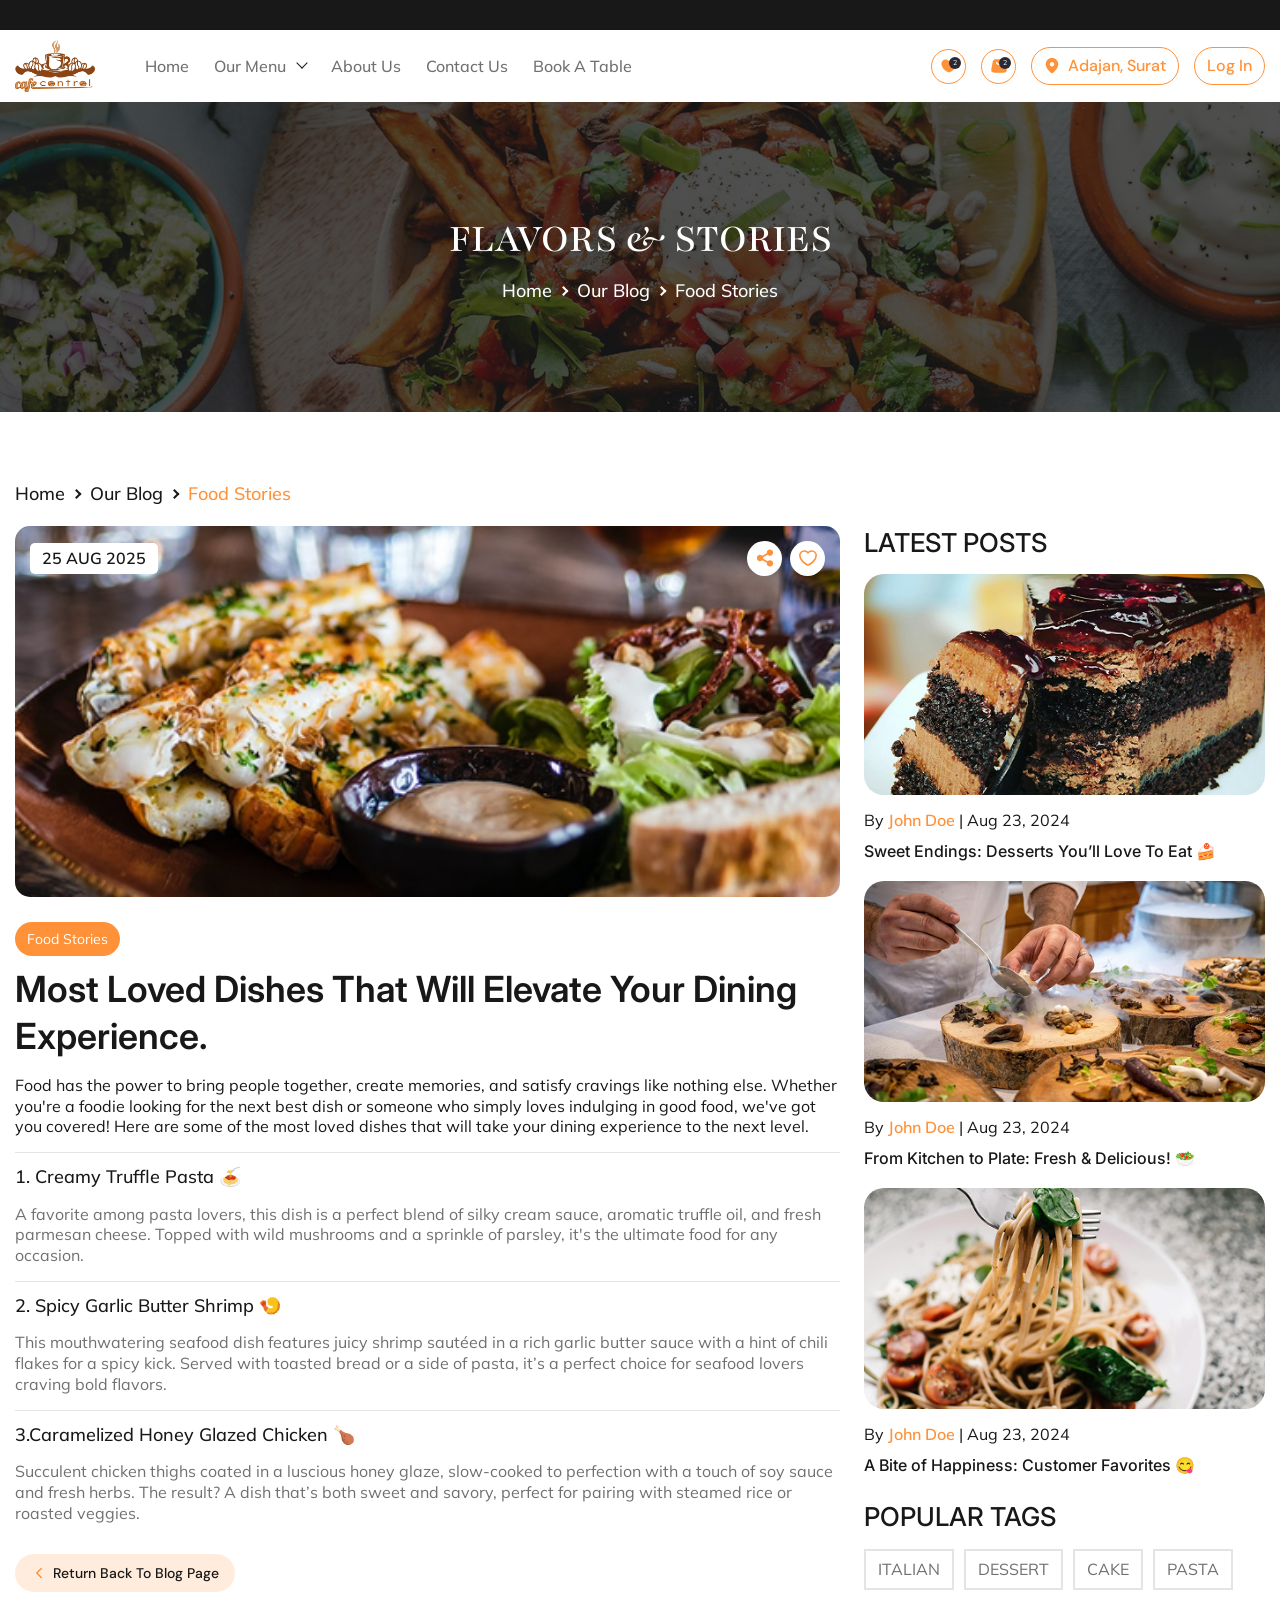
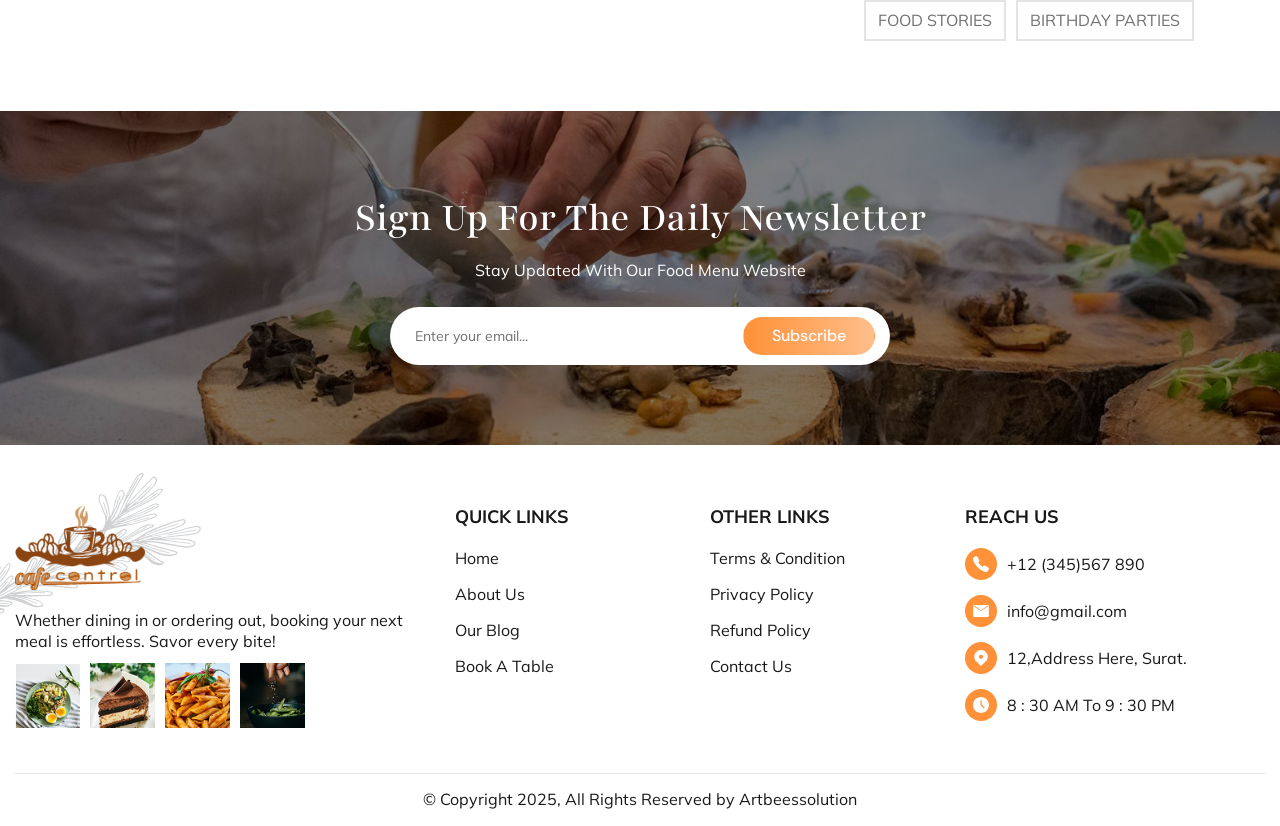
<file: blog-detail.html>
<!DOCTYPE html>
<html lang="en">

<head>
    <meta charset="UTF-8">
    <meta http-equiv="X-UA-Compatible" content="IE=edge">
    <meta name="author" content="cafe">
    <meta name="viewport" content="width=device-width, initial-scale=1, maximum-scale=1, user-scalable=0" />
    <title>Cafe - Store</title>
    <meta name="description" content="cafe">
    <meta name="keywords" content="cafe">
    <link rel="icon" href="assets/images/favicon.png">
    <link
        href="https://fonts.googleapis.com/css2?family=DM+Sans:ital,opsz,wght@0,9..40,100..1000;1,9..40,100..1000&family=Inter:ital,opsz,wght@0,14..32,100..900;1,14..32,100..900&family=Mulish:ital,wght@0,200..1000;1,200..1000&family=Playfair:ital,opsz,wght@0,5..1200,300..900;1,5..1200,300..900&display=swap"
        rel="stylesheet">
    <link href="https://cdn.jsdelivr.net/npm/bootstrap@5.3.3/dist/css/bootstrap.min.css" rel="stylesheet"
        integrity="sha384-QWTKZyjpPEjISv5WaRU9OFeRpok6YctnYmDr5pNlyT2bRjXh0JMhjY6hW+ALEwIH" crossorigin="anonymous">
    <link rel="stylesheet" href="assets/css/swiper-bundle.min.css">
    <link rel="stylesheet" href="assets/css/main-style.css">
    <link rel="stylesheet" href="assets/css/responsive.css">
</head>

<body>
    <div class="overlay"></div>
    <header class="site-header">
        <div class="announcebar"></div>
        <div class="main-navigationbar sticky_header" id="header-sticky">
            <div class="container">
                <div class="navigationbar-row d-flex align-items-center">
                    <div class="logo-col">
                        <h1>
                            <a href="index.html" tabindex="0">
                                <img src="assets/images/logo.png" alt="logo" loading="lazy">
                            </a>
                        </h1>
                    </div>
                    <div class="menu-item-left menu-items-col">
                        <ul class="main-nav d-flex align-items-center">
                            <li class="menu-lnk">
                                <a href="index.html" tabindex="0">Home</a>
                            </li>
                            <li class="menu-lnk has-item">
                                <a href="javascript:;" tabindex="0">Our Menu</a>
                                <div class="mega-menu menu-dropdown">
                                    <div class="mega-menu-container container">
                                        <div class="row">
                                            <div class="col-xl-2 col-md-3 col-12">
                                                <ul class="megamenu-list arrow-list">
                                                    <li class="list-title"><span>Chinese</span></li>
                                                    <li><a href="javascript:;" tabindex="0"> Hakka Noodles </a></li>
                                                    <li><a href="javascript:;" tabindex="0"> Manchurian (Veg/Chicken)
                                                        </a></li>
                                                    <li><a href="javascript:;" tabindex="0">Schezwan Fried Rice</a></li>
                                                    <li><a href="javascript:;" tabindex="0"> Schezwan Fried Rice </a>
                                                    </li>
                                                    <li><a href="javascript:;" tabindex="0"> Hot & Sour Soup </a></li>
                                                    <li><a href="javascript:;" tabindex="0"> Chilli Paneer </a></li>
                                                </ul>
                                            </div>
                                            <div class="col-xl-2 col-md-3 col-12">
                                                <ul class="megamenu-list arrow-list">
                                                    <li class="list-title"><span>Italian</span></li>
                                                    <li><a href="javascript:;" tabindex="0"> Margherita Pizza </a></li>
                                                    <li><a href="javascript:;" tabindex="0"
                                                            class="d-flex align-items-center">
                                                            Alfredo Pasta
                                                            <img src="/assets/images/fire.gif" alt="offer-fire"
                                                                loading="lazy">
                                                        </a></li>
                                                    <li><a href="javascript:;" tabindex="0">Arrabbiata Pasta</a></li>
                                                    <li><a href="javascript:;" tabindex="0"> Lasagna</a></li>
                                                    <li><a href="javascript:;" tabindex="0"> Garlic Bread with Cheese
                                                        </a></li>
                                                    <li><a href="javascript:;" tabindex="0">Bruschetta </a></li>
                                                </ul>
                                            </div>
                                            <div class="col-xl-2 col-md-3 col-12">
                                                <ul class="megamenu-list arrow-list">
                                                    <li class="list-title"><span>Indian</span></li>
                                                    <li><a href="javascript:;" tabindex="0"> Paneer Butter Masala </a>
                                                    </li>
                                                    <li><a href="javascript:;" tabindex="0"
                                                            class="d-flex align-items-center">
                                                            Dal Tadka
                                                            <img src="/assets/images/fire.gif" alt="offer-fire"
                                                                loading="lazy">
                                                        </a></li>
                                                    <li><a href="javascript:;" tabindex="0">Biryani (Veg/Chicken)</a>
                                                    </li>
                                                    <li><a href="javascript:;" tabindex="0"> Chole Bhature</a></li>
                                                    <li><a href="javascript:;" tabindex="0"> Masala Dosa</a></li>
                                                    <li><a href="javascript:;" tabindex="0">Butter Naan </a></li>
                                                </ul>
                                            </div>
                                            <div class="col-xl-2 col-md-3 col-12">
                                                <ul class="megamenu-list arrow-list">
                                                    <li class="list-title"><span>Soup</span></li>
                                                    <li><a href="javascript:;" tabindex="0"> Tomato Soup </a></li>
                                                    <li><a href="javascript:;" tabindex="0">Sweet Corn Soup </a></li>
                                                    <li><a href="javascript:;" tabindex="0">Manchow Soup</a></li>
                                                    <li><a href="javascript:;" tabindex="0"
                                                            class="d-flex align-items-center">
                                                            creamy mushroom
                                                            <img src="/assets/images/fire.gif" alt="offer-fire"
                                                                loading="lazy">
                                                        </a></li>
                                                    <li><a href="javascript:;" tabindex="0"> Lemon Coriander</a></li>
                                                    <li><a href="javascript:;" tabindex="0"> mix vegetables </a></li>
                                                </ul>
                                            </div>
                                            <div class="col-xl-2 col-md-3 col-12">
                                                <ul class="megamenu-list arrow-list">
                                                    <li class="list-title"><span>Fast-Food</span></li>
                                                    <li><a href="javascript:;" tabindex="0"> pizza </a></li>
                                                    <li><a href="javascript:;" tabindex="0"> Veg/Chicken Burger </a>
                                                    </li>
                                                    <li><a href="javascript:;" tabindex="0">sandwich</a></li>
                                                    <li><a href="javascript:;" tabindex="0"> Hot Dog </a></li>
                                                    <li><a href="javascript:;" tabindex="0">Noodles </a></li>
                                                    <li><a href="javascript:;" tabindex="0"> dumplings-momos </a></li>
                                                </ul>
                                            </div>
                                            <div class="col-xl-2 col-md-3 col-12">
                                                <ul class="megamenu-list arrow-list">
                                                    <li class="list-title"><span>Beverage-drinks</span></li>
                                                    <li><a href="javascript:;" tabindex="0"> Milkshakes </a></li>
                                                    <li><a href="javascript:;" tabindex="0"> Cold Drinks </a></li>
                                                    <li><a href="javascript:;" tabindex="0">Coffee & Tea</a></li>
                                                    <li><a href="javascript:;" tabindex="0"
                                                            class="d-flex align-items-center">
                                                            Mocktails
                                                            <img src="/assets/images/fire.gif" alt="offer-fire"
                                                                loading="lazy">
                                                        </a></li>
                                                    <li><a href="javascript:;" tabindex="0"> Energy Drinks </a></li>
                                                    <li><a href="javascript:;" tabindex="0"> Hot Beverages</a></li>
                                                </ul>
                                            </div>
                                        </div>
                                    </div>
                                </div>
                            </li>
                            <li class="menu-lnk ">
                                <a href="about-us.html" tabindex="0">About Us</a>
                            </li>
                            <li class="menu-lnk">
                                <a href="contact-us.html" tabindex="0">Contact Us</a>
                            </li>
                            <li class="menu-lnk">
                                <a href="book-table.html" tabindex="0">Book a Table</a>
                            </li>

                        </ul>
                    </div>
                    <ul class="menu-item-right d-flex align-items-center justify-content-end">
                        <li class="wishlist-header">
                            <a href="wishlist.html" tabindex="0">
                                <svg xmlns="http://www.w3.org/2000/svg" width="22" height="19" viewBox="0 0 22 19"
                                    fill="none">
                                    <path
                                        d="M6.31315 0.66797C3.14909 0.66797 0.583984 3.23307 0.583984 6.39714C0.583984 12.1263 7.35482 17.3346 11.0007 18.5461C14.6465 17.3346 21.4173 12.1263 21.4173 6.39714C21.4173 3.23307 18.8522 0.66797 15.6882 0.66797C13.7507 0.66797 12.0371 1.62995 11.0007 3.10234C10.4723 2.34994 9.77042 1.73589 8.95448 1.31215C8.13855 0.888409 7.23255 0.66745 6.31315 0.66797Z"
                                        fill="#FF9139" />
                                </svg>
                                <span class="count">2</span>
                            </a>
                        </li>
                        <li class="cart-header">
                            <a href="cart.html" class="main-cart flex align-center" tabindex="0">
                                <div class="cart-icon">
                                    <svg xmlns="http://www.w3.org/2000/svg" width="20" height="18" viewBox="0 0 20 18"
                                        fill="none">
                                        <path fill-rule="evenodd" clip-rule="evenodd"
                                            d="M3.3056 1.38776C2.4379 2.10859 2.20873 3.32734 1.75144 5.76588L0.970188 9.93255C0.32748 13.3617 0.00664634 15.0763 0.943105 16.2055C1.8806 17.3346 3.62435 17.3346 7.11394 17.3346H12.8848C16.3744 17.3346 18.1181 17.3346 19.0556 16.2055C19.9931 15.0763 19.6702 13.3617 19.0285 9.93255L18.2473 5.76588C17.7889 3.32839 17.5608 2.10859 16.6931 1.38776C15.8254 0.667969 14.5848 0.667969 12.1035 0.667969H7.89519C5.41394 0.667969 4.17331 0.667969 3.3056 1.38776ZM7.78894 4.57526C7.95047 5.03259 8.24984 5.42857 8.64581 5.70866C9.04178 5.98875 9.51486 6.13915 9.99988 6.13915C10.4849 6.13915 10.958 5.98875 11.3539 5.70866C11.7499 5.42857 12.0493 5.03259 12.2108 4.57526C12.2837 4.38515 12.4279 4.23099 12.6127 4.1456C12.7975 4.06022 13.0083 4.05035 13.2003 4.1181C13.3923 4.18585 13.5503 4.32587 13.6406 4.50834C13.7308 4.69082 13.7463 4.90133 13.6837 5.09505C13.4144 5.85686 12.9155 6.51644 12.2558 6.98296C11.596 7.44947 10.8079 7.69998 9.99988 7.69998C9.19186 7.69998 8.40371 7.44947 7.74397 6.98296C7.08423 6.51644 6.58535 5.85686 6.31602 5.09505C6.27986 4.99789 6.2634 4.8945 6.2676 4.79092C6.27181 4.68733 6.29658 4.58561 6.34049 4.4917C6.38439 4.39778 6.44655 4.31354 6.52334 4.24389C6.60013 4.17424 6.69002 4.12057 6.78776 4.08601C6.8855 4.05145 6.98915 4.03668 7.09265 4.04258C7.19616 4.04848 7.29745 4.07492 7.39064 4.12036C7.48382 4.1658 7.56703 4.22933 7.63541 4.30725C7.70379 4.38517 7.75598 4.47696 7.78894 4.57526Z"
                                            fill="#FF9139" />
                                    </svg>
                                    <span class="count">2</span>
                                </div>
                            </a>
                        </li>
                        <li class="location">
                            <a href="javascript:;" tabindex="0" class="btn btn-white location-btn">
                                <svg xmlns="http://www.w3.org/2000/svg" width="18" height="23" viewBox="0 0 18 23"
                                    fill="none">
                                    <path
                                        d="M7.115 20.811C7.721 21.311 8.353 21.768 9 22.214C9.6484 21.7739 10.2773 21.3058 10.885 20.811C11.898 19.9792 12.8513 19.0773 13.738 18.112C15.782 15.877 18 12.637 18 9C18 7.8181 17.7672 6.64778 17.3149 5.55585C16.8626 4.46392 16.1997 3.47177 15.364 2.63604C14.5282 1.80031 13.5361 1.13738 12.4442 0.685084C11.3522 0.232792 10.1819 0 9 0C7.8181 0 6.64778 0.232792 5.55585 0.685084C4.46392 1.13738 3.47177 1.80031 2.63604 2.63604C1.80031 3.47177 1.13738 4.46392 0.685084 5.55585C0.232792 6.64778 -1.76116e-08 7.8181 0 9C0 12.637 2.218 15.876 4.262 18.112C5.14862 19.0777 6.10197 19.9789 7.115 20.811ZM9 12.25C8.13805 12.25 7.3114 11.9076 6.7019 11.2981C6.09241 10.6886 5.75 9.86195 5.75 9C5.75 8.13805 6.09241 7.3114 6.7019 6.7019C7.3114 6.09241 8.13805 5.75 9 5.75C9.86195 5.75 10.6886 6.09241 11.2981 6.7019C11.9076 7.3114 12.25 8.13805 12.25 9C12.25 9.86195 11.9076 10.6886 11.2981 11.2981C10.6886 11.9076 9.86195 12.25 9 12.25Z"
                                        fill="#FF9139" />
                                </svg>
                                <span>Adajan, surat</span>
                            </a>
                        </li>
                        <li class="profile-header">
                            <a href="javascript:;" tabindex="0" class="btn btn-white sign-in-btn">
                                <svg xmlns="http://www.w3.org/2000/svg" width="18" height="18" viewBox="0 0 18 18"
                                    fill="none">
                                    <path fill-rule="evenodd" clip-rule="evenodd"
                                        d="M5 4C5 2.93913 5.42143 1.92172 6.17157 1.17157C6.92172 0.421427 7.93913 0 9 0C10.0609 0 11.0783 0.421427 11.8284 1.17157C12.5786 1.92172 13 2.93913 13 4C13 5.06087 12.5786 6.07828 11.8284 6.82843C11.0783 7.57857 10.0609 8 9 8C7.93913 8 6.92172 7.57857 6.17157 6.82843C5.42143 6.07828 5 5.06087 5 4ZM5 10C3.67392 10 2.40215 10.5268 1.46447 11.4645C0.526784 12.4021 0 13.6739 0 15C0 15.7956 0.316071 16.5587 0.87868 17.1213C1.44129 17.6839 2.20435 18 3 18H15C15.7956 18 16.5587 17.6839 17.1213 17.1213C17.6839 16.5587 18 15.7956 18 15C18 13.6739 17.4732 12.4021 16.5355 11.4645C15.5979 10.5268 14.3261 10 13 10H5Z"
                                        fill="#FF9139" />
                                </svg>
                                <span>log in</span>
                            </a>
                        </li>
                        <li class="mobile-menu mobile-only">
                            <button class="mobile-menu-button">
                                <div class="one"></div>
                                <div class="two"></div>
                                <div class="three"></div>
                            </button>
                        </li>
                    </ul>
                </div>
            </div>
        </div>
    </header>
    <main>
        <section class="common-banner-sec" style="background-image: url(assets/images/common-banner-4.png);">
            <div class="container">
                <div class="common-banner-content">
                    <div class="section-title text-center">
                        <h2>FLAVORS & STORIES</h2>
                    </div>
                    <ul class="filter-cat d-flex  align-items-center justify-content-center">
                        <li><a href="index.html">Home</a></li>
                        <li><a href="blog-detail.html">Our blog</a></li>
                        <li><a href="javascript:void;">food Stories</a></li>
                    </ul>
                </div>
            </div>
        </section>
        <section class="blog-section blog-details-section pt pb">
            <div class="container">
                <ul class="filter-cat d-flex  align-items-center">
                    <li><a href="index.html">Home</a></li>
                    <li><a href="blog.html">Our blog</a></li>
                    <li><a href="javascript:void;">food Stories</a></li>
                </ul>
                <div class="row">
                    <div class="col-md-8 col-12">
                        <div class="article-card-inner">
                            <div class="article-bnr-img img-wrapper">
                                <div class="article-date d-flex align-items-center justify-content-between">
                                    <div class="date">
                                        25 AUG 2025
                                    </div>
                                    <div class="article-icons d-flex align-items-center gap-2">
                                        <a class="icons">
                                            <svg xmlns="http://www.w3.org/2000/svg" width="19" height="18"
                                                viewBox="0 0 19 18" fill="none">
                                                <path
                                                    d="M11.4687 13.9933L6.62793 11.3531C6.16327 11.8144 5.57246 12.1277 4.92997 12.2537C4.28748 12.3796 3.62208 12.3125 3.01767 12.0608C2.41325 11.8092 1.89688 11.3842 1.53364 10.8395C1.1704 10.2948 0.976562 9.65472 0.976562 9C0.976562 8.34528 1.1704 7.70522 1.53364 7.16051C1.89688 6.6158 2.41325 6.19082 3.01767 5.93915C3.62208 5.68749 4.28748 5.6204 4.92997 5.74635C5.57246 5.8723 6.16327 6.18564 6.62793 6.64688L11.4687 4.00674C11.3027 3.2278 11.4226 2.41513 11.8065 1.71733C12.1904 1.01954 12.8127 0.483251 13.5595 0.206544C14.3063 -0.0701632 15.1278 -0.0688003 15.8737 0.210383C16.6196 0.489567 17.2401 1.02791 17.6217 1.72698C18.0032 2.42604 18.1205 3.23911 17.9519 4.01749C17.7833 4.79587 17.3401 5.48756 16.7034 5.96606C16.0668 6.44455 15.2791 6.67789 14.4846 6.62339C13.69 6.56889 12.9416 6.23021 12.3762 5.66926L7.53546 8.30941C7.63228 8.76439 7.63228 9.23466 7.53546 9.68964L12.3762 12.3307C12.9416 11.7698 13.69 11.4311 14.4846 11.3766C15.2791 11.3221 16.0668 11.5554 16.7034 12.0339C17.3401 12.5124 17.7833 13.2041 17.9519 13.9825C18.1205 14.7609 18.0032 15.574 17.6217 16.273C17.2401 16.9721 16.6196 17.5104 15.8737 17.7896C15.1278 18.0688 14.3063 18.0702 13.5595 17.7935C12.8127 17.5168 12.1904 16.9805 11.8065 16.2827C11.4226 15.5849 11.3027 14.7722 11.4687 13.9933Z"
                                                    fill="#FF9139" />
                                            </svg>
                                        </a>
                                        <a href="whishlist.html" class="icons">
                                            <svg xmlns="http://www.w3.org/2000/svg" width="23" height="20"
                                                viewBox="0 0 23 20" fill="none">
                                                <path
                                                    d="M6.77994 1C3.59431 1 1.01172 3.58259 1.01172 6.76822C1.01172 12.5364 7.82871 17.7803 11.4994 19C15.1701 17.7803 21.9871 12.5364 21.9871 6.76822C21.9871 3.58259 19.4045 1 16.2189 1C14.2681 1 12.5429 1.96854 11.4994 3.45097C10.9674 2.69344 10.2608 2.0752 9.43928 1.64857C8.61779 1.22194 7.70561 0.999478 6.77994 1Z"
                                                    stroke="#FF9139" stroke-width="2" stroke-linecap="round"
                                                    stroke-linejoin="round" />
                                            </svg>
                                        </a>
                                    </div>
                                </div>
                                <img src="./assets/images/blog-img1.png" alt="article-banner-image" loading="lazy">
                            </div>
                            <div class="article-content">
                                <div class="article-content-top">
                                    <div class="article-category">
                                        <span>Food Stories</span>
                                    </div>
                                    <h2  class="no-emojis">Most Loved Dishes That Will Elevate Your Dining Experience.</h2>
                                    <p>Food has the power to bring people together, create memories, and satisfy
                                        cravings like nothing else. Whether you're a foodie looking for the next best
                                        dish or someone who simply loves indulging in good food, we've got you covered!
                                        Here are some of the most loved dishes that will take your dining experience to
                                        the next level.</p>
                                </div>
                                <div class="article-content-bottom">
                                    <h6>1. Creamy Truffle Pasta 🍝</h6>
                                    <p>A favorite among pasta lovers, this dish is a perfect blend of silky cream sauce, aromatic truffle oil, and fresh parmesan cheese. Topped with wild mushrooms and a sprinkle of parsley, it's the ultimate food for any occasion.</p>
                                </div>
                                <div class="article-content-bottom">
                                    <h6>2. Spicy Garlic Butter Shrimp 🍤</h6>
                                    <p>This mouthwatering seafood dish features juicy shrimp sautéed in a rich garlic butter sauce with a hint of chili flakes for a spicy kick. Served with toasted bread or a side of pasta, it’s a perfect choice for seafood lovers craving bold flavors.</p>
                                </div>
                                <div class="article-content-bottom">
                                    <h6>3.Caramelized Honey Glazed Chicken 🍗</h6>
                                    <p>Succulent chicken thighs coated in a luscious honey glaze, slow-cooked to perfection with a touch of soy sauce and fresh herbs. The result? A dish that’s both sweet and savory, perfect for pairing with steamed rice or roasted veggies.</p>
                                </div>
                            </div> 
                            <a href="javascript:;" tabindex="0" class="btn blog-back-btn">
                                <svg xmlns="http://www.w3.org/2000/svg" width="22" height="22" viewBox="0 0 22 22" fill="none">
                                    <path d="M14.0938 4.8125L7.90625 11L14.0938 17.1875" stroke="#FF9139" stroke-width="2" stroke-linecap="round" stroke-linejoin="round"/>
                                </svg>
                                <span>Return back to blog page</span> 
                            </a>
                        </div>
                    </div>
                    <div class="col-md-4 col-12">
                        <div accordion="latest-post-inner">
                            <div class="latest-atricle">
                                <h3>Latest Posts</h3>
                                <div class="latest-post-card">
                                    <div class="article-bnr-img img-wrapper"> 
                                        <img src="./assets/images/blog-img5.png" alt="article-banner-image" loading="lazy">
                                    </div>
                                    <div class="latest-post-content">
                                        <p> By <span> John Doe </span> | Aug 23, 2024 </p>
                                        <h4>Sweet Endings: Desserts You’ll Love To Eat  🍰 </h4>
                                    </div>
                                </div> 
                                <div class="latest-post-card">
                                    <div class="article-bnr-img img-wrapper"> 
                                        <img src="./assets/images/blog-img6.png" alt="article-banner-image" loading="lazy">
                                    </div>
                                    <div class="latest-post-content">
                                        <p> By <span> John Doe </span> | Aug 23, 2024 </p>
                                        <h4>From Kitchen to Plate: Fresh & Delicious! 🥗</h4>
                                    </div>
                                </div> 
                                <div class="latest-post-card">
                                    <div class="article-bnr-img img-wrapper"> 
                                        <img src="./assets/images/blog-img7.png" alt="article-banner-image" loading="lazy">
                                    </div>
                                    <div class="latest-post-content">
                                        <p> By <span> John Doe </span> | Aug 23, 2024 </p>
                                        <h4>A Bite of Happiness: Customer Favorites 😋</h4>
                                    </div>
                                </div>  
                            </div>
                            <div class="latest-post-wrp">
                                <h3>Popular Tags</h3>
                                <ul class="latest-post-tags d-flex align-items-center">
                                    <li> Italian </li>
                                    <li> Dessert </li>
                                    <li> CAKE </li>
                                    <li> PASTA </li>
                                    <li> FOOD STORIES </li>
                                    <li> BIRTHDAY PARTIES </li>
                                </ul>
                            </div> 
                        </div>  
                    </div> 
                </div>
            </div>
        </section>
         <section class="newsletter-sec"  style="background-image: url(assets/images/newsletter-bg.png);">
            <div class="container">
                <div class="newsletter-content">
                    <div class="section-title text-center"> 
                        <h2>Sign Up For The Daily newsletter</h2>
                        <p>Stay Updated With Our Food Menu Website</p> 
                    </div>
                    <form class="newsletter-form">
                        <div class="input-wrapper d-flex align-items-center">
                            <input type="email" placeholder="Enter your email...">
                            <button type="submit" class=" btn">
                                <span>Subscribe</span>
                                <svg xmlns="http://www.w3.org/2000/svg" width="40" height="40" viewBox="0 0 40 40" fill="none">
                                    <path fill-rule="evenodd" clip-rule="evenodd" d="M28.6143 11.3858L15.4142 20.5505L1.60749 15.9477C0.643763 15.6258 -0.00550973 14.7216 3.52419e-05 13.7057C0.00565318 12.6899 0.662368 11.7913 1.62982 11.4806L36.9289 0.113033C37.7679 -0.156701 38.6889 0.0646601 39.3122 0.687959C39.9354 1.31126 40.1568 2.23216 39.887 3.07128L28.5195 38.3702C28.2088 39.3377 27.3101 39.9944 26.2943 40C25.2785 40.0056 24.3743 39.3563 24.0524 38.3926L19.4272 24.519L28.6143 11.3858Z" fill="white"></path>
                                </svg>
                            </button>
                        </div>
                    </form>
                </div>
            </div>
        </section> 
         <footer class="site-footer">
            <img src="assets/images/category-bg.png" alt="category-bg" class="bg-images category-bg-image"
                loading="lazy">
            <div class="container">
                <div class="footer-row d-flex">
                    <div class="footer-col footer-subscribe-col">
                        <div class="footer-widget set has-children1">
                            <div class="footer-logo">
                                <a href="index.html" tabindex="0">
                                    <img src="assets/images/logo.png" alt="logo" loading="lazy">
                                </a>
                            </div>
                            <p>Whether dining in or ordering out, booking your next meal is effortless. Savor every
                                bite!</p>
                            <ul class="social-img d-flex align-items-center">
                                <li>
                                    <a href="https://www.instagram.com/" target="_blank" tabindex="0">
                                        <img src="./assets/images/social-media-img-1.png" alt="social-img"
                                            loading="lazy">
                                        <svg xmlns="http://www.w3.org/2000/svg" width="24" height="24"
                                            viewBox="0 0 24 24" fill="none">
                                            <path
                                                d="M17 0.75C18.6576 0.75 20.2473 1.40848 21.4194 2.58058C22.5915 3.75269 23.25 5.3424 23.25 7V17C23.25 18.6576 22.5915 20.2473 21.4194 21.4194C20.2473 22.5915 18.6576 23.25 17 23.25H7C5.3424 23.25 3.75269 22.5915 2.58058 21.4194C1.40848 20.2473 0.75 18.6576 0.75 17V7C0.75 5.3424 1.40848 3.75269 2.58058 2.58058C3.75269 1.40848 5.3424 0.75 7 0.75H17ZM12 7C10.6739 7 9.40215 7.52678 8.46447 8.46447C7.52678 9.40215 7 10.6739 7 12C7 13.3261 7.52678 14.5979 8.46447 15.5355C9.40215 16.4732 10.6739 17 12 17C13.3261 17 14.5979 16.4732 15.5355 15.5355C16.4732 14.5979 17 13.3261 17 12C17 10.6739 16.4732 9.40215 15.5355 8.46447C14.5979 7.52678 13.3261 7 12 7ZM12 9.5C12.663 9.5 13.2989 9.76339 13.7678 10.2322C14.2366 10.7011 14.5 11.337 14.5 12C14.5 12.663 14.2366 13.2989 13.7678 13.7678C13.2989 14.2366 12.663 14.5 12 14.5C11.337 14.5 10.7011 14.2366 10.2322 13.7678C9.76339 13.2989 9.5 12.663 9.5 12C9.5 11.337 9.76339 10.7011 10.2322 10.2322C10.7011 9.76339 11.337 9.5 12 9.5ZM17.625 5.125C17.2935 5.125 16.9755 5.2567 16.7411 5.49112C16.5067 5.72554 16.375 6.04348 16.375 6.375C16.375 6.70652 16.5067 7.02446 16.7411 7.25888C16.9755 7.4933 17.2935 7.625 17.625 7.625C17.9565 7.625 18.2745 7.4933 18.5089 7.25888C18.7433 7.02446 18.875 6.70652 18.875 6.375C18.875 6.04348 18.7433 5.72554 18.5089 5.49112C18.2745 5.2567 17.9565 5.125 17.625 5.125Z"
                                                fill="white" />
                                        </svg>
                                    </a>
                                </li>
                                <li>
                                    <a href="https://www.instagram.com/" target="_blank" tabindex="0">
                                        <img src="./assets/images/social-media-img-2.png" alt="social-img"
                                            loading="lazy">
                                        <svg xmlns="http://www.w3.org/2000/svg" width="24" height="24"
                                            viewBox="0 0 24 24" fill="none">
                                            <path
                                                d="M17 0.75C18.6576 0.75 20.2473 1.40848 21.4194 2.58058C22.5915 3.75269 23.25 5.3424 23.25 7V17C23.25 18.6576 22.5915 20.2473 21.4194 21.4194C20.2473 22.5915 18.6576 23.25 17 23.25H7C5.3424 23.25 3.75269 22.5915 2.58058 21.4194C1.40848 20.2473 0.75 18.6576 0.75 17V7C0.75 5.3424 1.40848 3.75269 2.58058 2.58058C3.75269 1.40848 5.3424 0.75 7 0.75H17ZM12 7C10.6739 7 9.40215 7.52678 8.46447 8.46447C7.52678 9.40215 7 10.6739 7 12C7 13.3261 7.52678 14.5979 8.46447 15.5355C9.40215 16.4732 10.6739 17 12 17C13.3261 17 14.5979 16.4732 15.5355 15.5355C16.4732 14.5979 17 13.3261 17 12C17 10.6739 16.4732 9.40215 15.5355 8.46447C14.5979 7.52678 13.3261 7 12 7ZM12 9.5C12.663 9.5 13.2989 9.76339 13.7678 10.2322C14.2366 10.7011 14.5 11.337 14.5 12C14.5 12.663 14.2366 13.2989 13.7678 13.7678C13.2989 14.2366 12.663 14.5 12 14.5C11.337 14.5 10.7011 14.2366 10.2322 13.7678C9.76339 13.2989 9.5 12.663 9.5 12C9.5 11.337 9.76339 10.7011 10.2322 10.2322C10.7011 9.76339 11.337 9.5 12 9.5ZM17.625 5.125C17.2935 5.125 16.9755 5.2567 16.7411 5.49112C16.5067 5.72554 16.375 6.04348 16.375 6.375C16.375 6.70652 16.5067 7.02446 16.7411 7.25888C16.9755 7.4933 17.2935 7.625 17.625 7.625C17.9565 7.625 18.2745 7.4933 18.5089 7.25888C18.7433 7.02446 18.875 6.70652 18.875 6.375C18.875 6.04348 18.7433 5.72554 18.5089 5.49112C18.2745 5.2567 17.9565 5.125 17.625 5.125Z"
                                                fill="white" />
                                        </svg>
                                    </a>
                                </li>
                                <li>
                                    <a href="https://www.instagram.com/" target="_blank" tabindex="0">
                                        <img src="./assets/images/social-media-img-3.png" alt="social-img"
                                            loading="lazy">
                                        <svg xmlns="http://www.w3.org/2000/svg" width="24" height="24"
                                            viewBox="0 0 24 24" fill="none">
                                            <path
                                                d="M17 0.75C18.6576 0.75 20.2473 1.40848 21.4194 2.58058C22.5915 3.75269 23.25 5.3424 23.25 7V17C23.25 18.6576 22.5915 20.2473 21.4194 21.4194C20.2473 22.5915 18.6576 23.25 17 23.25H7C5.3424 23.25 3.75269 22.5915 2.58058 21.4194C1.40848 20.2473 0.75 18.6576 0.75 17V7C0.75 5.3424 1.40848 3.75269 2.58058 2.58058C3.75269 1.40848 5.3424 0.75 7 0.75H17ZM12 7C10.6739 7 9.40215 7.52678 8.46447 8.46447C7.52678 9.40215 7 10.6739 7 12C7 13.3261 7.52678 14.5979 8.46447 15.5355C9.40215 16.4732 10.6739 17 12 17C13.3261 17 14.5979 16.4732 15.5355 15.5355C16.4732 14.5979 17 13.3261 17 12C17 10.6739 16.4732 9.40215 15.5355 8.46447C14.5979 7.52678 13.3261 7 12 7ZM12 9.5C12.663 9.5 13.2989 9.76339 13.7678 10.2322C14.2366 10.7011 14.5 11.337 14.5 12C14.5 12.663 14.2366 13.2989 13.7678 13.7678C13.2989 14.2366 12.663 14.5 12 14.5C11.337 14.5 10.7011 14.2366 10.2322 13.7678C9.76339 13.2989 9.5 12.663 9.5 12C9.5 11.337 9.76339 10.7011 10.2322 10.2322C10.7011 9.76339 11.337 9.5 12 9.5ZM17.625 5.125C17.2935 5.125 16.9755 5.2567 16.7411 5.49112C16.5067 5.72554 16.375 6.04348 16.375 6.375C16.375 6.70652 16.5067 7.02446 16.7411 7.25888C16.9755 7.4933 17.2935 7.625 17.625 7.625C17.9565 7.625 18.2745 7.4933 18.5089 7.25888C18.7433 7.02446 18.875 6.70652 18.875 6.375C18.875 6.04348 18.7433 5.72554 18.5089 5.49112C18.2745 5.2567 17.9565 5.125 17.625 5.125Z"
                                                fill="white" />
                                        </svg>
                                    </a>
                                </li>
                                <li>
                                    <a href="https://www.instagram.com/" target="_blank" tabindex="0">
                                        <img src="./assets/images/social-media-img-4.png" alt="social-img"
                                            loading="lazy">
                                        <svg xmlns="http://www.w3.org/2000/svg" width="24" height="24"
                                            viewBox="0 0 24 24" fill="none">
                                            <path
                                                d="M17 0.75C18.6576 0.75 20.2473 1.40848 21.4194 2.58058C22.5915 3.75269 23.25 5.3424 23.25 7V17C23.25 18.6576 22.5915 20.2473 21.4194 21.4194C20.2473 22.5915 18.6576 23.25 17 23.25H7C5.3424 23.25 3.75269 22.5915 2.58058 21.4194C1.40848 20.2473 0.75 18.6576 0.75 17V7C0.75 5.3424 1.40848 3.75269 2.58058 2.58058C3.75269 1.40848 5.3424 0.75 7 0.75H17ZM12 7C10.6739 7 9.40215 7.52678 8.46447 8.46447C7.52678 9.40215 7 10.6739 7 12C7 13.3261 7.52678 14.5979 8.46447 15.5355C9.40215 16.4732 10.6739 17 12 17C13.3261 17 14.5979 16.4732 15.5355 15.5355C16.4732 14.5979 17 13.3261 17 12C17 10.6739 16.4732 9.40215 15.5355 8.46447C14.5979 7.52678 13.3261 7 12 7ZM12 9.5C12.663 9.5 13.2989 9.76339 13.7678 10.2322C14.2366 10.7011 14.5 11.337 14.5 12C14.5 12.663 14.2366 13.2989 13.7678 13.7678C13.2989 14.2366 12.663 14.5 12 14.5C11.337 14.5 10.7011 14.2366 10.2322 13.7678C9.76339 13.2989 9.5 12.663 9.5 12C9.5 11.337 9.76339 10.7011 10.2322 10.2322C10.7011 9.76339 11.337 9.5 12 9.5ZM17.625 5.125C17.2935 5.125 16.9755 5.2567 16.7411 5.49112C16.5067 5.72554 16.375 6.04348 16.375 6.375C16.375 6.70652 16.5067 7.02446 16.7411 7.25888C16.9755 7.4933 17.2935 7.625 17.625 7.625C17.9565 7.625 18.2745 7.4933 18.5089 7.25888C18.7433 7.02446 18.875 6.70652 18.875 6.375C18.875 6.04348 18.7433 5.72554 18.5089 5.49112C18.2745 5.2567 17.9565 5.125 17.625 5.125Z"
                                                fill="white" />
                                        </svg>
                                    </a>
                                </li>
                            </ul>
                        </div>
                    </div>
                    <div class="footer-col">
                        <div class="footer-widget set has-children1">
                            <h2 class="footer-acnav"> <span> Quick Links </span>
                                <svg xmlns="http://www.w3.org/2000/svg" version="1.2" viewBox="0 0 10 5" width="10"
                                    height="5">
                                    <path class="a"
                                        d="m5.4 5.1q-0.3 0-0.5-0.2l-3.7-3.7c-0.3-0.3-0.3-0.7 0-1 0.2-0.3 0.7-0.3 0.9 0l3.3 3.2 3.2-3.2c0.2-0.3 0.7-0.3 0.9 0 0.3 0.3 0.3 0.7 0 1l-3.7 3.7q-0.2 0.2-0.4 0.2z">
                                    </path>
                                </svg>
                            </h2>
                            <ul class="footer-acnav-list">
                                <li><a href="index.html" tabindex="0">Home</a></li>
                                <li><a href="about-us.html" tabindex="0">About Us</a></li>
                                <li><a href="blog.html" tabindex="0">our Blog</a></li>
                                <li><a href="book-table.html" tabindex="0">Book a table</a></li>
                            </ul>
                        </div>
                    </div>
                    <div class="footer-col">
                        <div class="footer-widget set has-children1">
                            <h2 class="footer-acnav"> <span> Other Links </span>
                                <svg xmlns="http://www.w3.org/2000/svg" version="1.2" viewBox="0 0 10 5" width="10"
                                    height="5">
                                    <path class="a"
                                        d="m5.4 5.1q-0.3 0-0.5-0.2l-3.7-3.7c-0.3-0.3-0.3-0.7 0-1 0.2-0.3 0.7-0.3 0.9 0l3.3 3.2 3.2-3.2c0.2-0.3 0.7-0.3 0.9 0 0.3 0.3 0.3 0.7 0 1l-3.7 3.7q-0.2 0.2-0.4 0.2z">
                                    </path>
                                </svg>
                            </h2>
                            <ul class="footer-acnav-list">
                                <li><a href="javascript:" tabindex="0">Terms & Condition</a></li>
                                <li><a href="javascript:void;" tabindex="0">Privacy Policy</a></li>
                                <li><a href="javascript:void;" tabindex="0">Refund Policy</a></li>
                                <li><a href="contact-us.html" tabindex="0">Contact us</a></li>
                            </ul>
                        </div>
                    </div>
                    <div class="footer-col">
                        <div class="footer-widget set has-children1">
                            <h2 class="footer-acnav">
                                <span>reach us</span>
                                <svg xmlns="http://www.w3.org/2000/svg" version="1.2" viewBox="0 0 10 5" width="10"
                                    height="5">
                                    <path class="a"
                                        d="m5.4 5.1q-0.3 0-0.5-0.2l-3.7-3.7c-0.3-0.3-0.3-0.7 0-1 0.2-0.3 0.7-0.3 0.9 0l3.3 3.2 3.2-3.2c0.2-0.3 0.7-0.3 0.9 0 0.3 0.3 0.3 0.7 0 1l-3.7 3.7q-0.2 0.2-0.4 0.2z">
                                    </path>
                                </svg>
                            </h2>
                            <ul class="footer-acnav-list social-icons">
                                <li>
                                    <a href="tel:+12 (345)567 890" class="d-flex align-items-center">
                                        <div class="social-icon-svg">
                                            <svg xmlns="http://www.w3.org/2000/svg" width="15" height="15"
                                                viewBox="0 0 15 15" fill="none">
                                                <path
                                                    d="M12.0193 14.9999C11.3656 14.9999 10.4473 14.7635 9.07223 13.9954C7.40012 13.0579 6.10678 12.1924 4.44371 10.534C2.84026 8.93183 2.05997 7.89454 0.967892 5.90768C-0.265842 3.66435 -0.0555315 2.48845 0.179561 1.98587C0.459529 1.3852 0.872783 1.02593 1.40693 0.66934C1.71033 0.4706 2.03139 0.300235 2.36606 0.160406C2.39955 0.146008 2.43069 0.13228 2.45849 0.119892C2.62426 0.0452256 2.87542 -0.0676106 3.19357 0.0529266C3.40589 0.132615 3.59544 0.295675 3.89215 0.588647C4.50065 1.18865 5.33218 2.52494 5.63894 3.1812C5.84489 3.62351 5.98119 3.91547 5.98153 4.24293C5.98153 4.62631 5.78863 4.92196 5.55454 5.24105C5.51067 5.30098 5.46714 5.35824 5.42494 5.41382C5.17009 5.74864 5.11416 5.84541 5.151 6.01818C5.22568 6.36539 5.7826 7.399 6.69786 8.31207C7.61311 9.22513 8.61711 9.74679 8.96573 9.82112C9.1459 9.85963 9.2447 9.80137 9.5903 9.53753C9.63987 9.49969 9.69077 9.46052 9.74402 9.42134C10.101 9.15583 10.383 8.96799 10.7574 8.96799H10.7594C11.0853 8.96799 11.3642 9.10929 11.8264 9.34232C12.4292 9.64635 13.8059 10.467 14.4097 11.076C14.7034 11.372 14.8672 11.5609 14.9472 11.7728C15.0678 12.0919 14.9542 12.342 14.8802 12.5094C14.8678 12.5372 14.8541 12.5677 14.8397 12.6015C14.6987 12.9355 14.5273 13.2558 14.3277 13.5584C13.9717 14.0908 13.611 14.503 13.0089 14.7832C12.6997 14.9295 12.3613 15.0036 12.0193 14.9999Z"
                                                    fill="white" />
                                            </svg>
                                        </div>
                                        +12 (345)567 890
                                    </a>
                                </li>
                                <li class="e-mail">
                                    <a href="mailto:info@gmail.com" class="d-flex align-items-center">
                                        <div class="social-icon-svg">
                                            <svg xmlns="http://www.w3.org/2000/svg" width="17" height="13"
                                                viewBox="0 0 17 13" fill="none">
                                                <path
                                                    d="M1.64315 13C1.21539 13 0.858507 12.857 0.572507 12.571C0.286507 12.285 0.143197 11.9278 0.142578 11.4994V1.50057C0.142578 1.07281 0.285888 0.715928 0.572507 0.429928C0.859126 0.143928 1.2157 0.000619047 1.64222 0H15.3572C15.7844 0 16.1409 0.143309 16.4269 0.429928C16.7129 0.716547 16.8562 1.07343 16.8569 1.50057V11.5004C16.8569 11.9275 16.7136 12.2844 16.4269 12.571C16.1403 12.8576 15.7837 13.0006 15.3572 13H1.64315ZM8.49972 6.46286C8.5771 6.46286 8.64953 6.45109 8.71701 6.42757C8.78386 6.40405 8.8501 6.37526 8.91572 6.34121L15.6284 1.94629C15.7163 1.89305 15.7735 1.82031 15.8001 1.72807C15.8268 1.63583 15.8218 1.5439 15.7853 1.45229C15.7618 1.33281 15.6838 1.24614 15.5513 1.19229C15.4194 1.13905 15.2916 1.14988 15.1678 1.22479L8.49972 5.57143L1.83258 1.22571C1.70877 1.15019 1.58372 1.1341 1.45744 1.17743C1.33115 1.22076 1.25005 1.30619 1.21415 1.43371C1.17824 1.52905 1.1736 1.62593 1.20022 1.72436C1.22684 1.82279 1.28379 1.89707 1.37108 1.94721L8.08372 6.34121C8.14934 6.37526 8.21558 6.40405 8.28243 6.42757C8.34991 6.45048 8.42234 6.46193 8.49972 6.46193"
                                                    fill="white" />
                                            </svg>
                                        </div>
                                        info@gmail.com
                                    </a>
                                </li>
                                <li>
                                    <a href="javascript:void;" class="d-flex align-items-center">
                                        <div class="social-icon-svg">
                                            <svg xmlns="http://www.w3.org/2000/svg" width="13" height="15"
                                                viewBox="0 0 13 15" fill="none">
                                                <path
                                                    d="M10.9649 1.81956C8.49857 -0.606521 4.49983 -0.606521 2.03349 1.81956C1.44791 2.39165 0.982609 3.07503 0.664927 3.82952C0.347245 4.58401 0.183594 5.3944 0.183594 6.21304C0.183594 7.03169 0.347245 7.84207 0.664927 8.59657C0.982609 9.35106 1.44791 10.0344 2.03349 10.6065L6.49881 15L10.9649 10.6065C11.5505 10.0344 12.0158 9.35106 12.3335 8.59657C12.6512 7.84207 12.8148 7.03169 12.8148 6.21304C12.8148 5.3944 12.6512 4.58401 12.3335 3.82952C12.0158 3.07503 11.5505 2.39165 10.9649 1.81956ZM6.49881 8.28939C5.97143 8.28939 5.47643 8.08412 5.103 7.71148C4.73332 7.34102 4.52571 6.83903 4.52571 6.31568C4.52571 5.79232 4.73332 5.29033 5.103 4.91987C5.47564 4.54723 5.97143 4.34196 6.49881 4.34196C7.02618 4.34196 7.52198 4.54723 7.89462 4.91987C8.26429 5.29033 8.47191 5.79232 8.47191 6.31568C8.47191 6.83903 8.26429 7.34102 7.89462 7.71148C7.52198 8.08412 7.02618 8.28939 6.49881 8.28939Z"
                                                    fill="white" />
                                            </svg>
                                        </div>
                                        12,Address here, surat.
                                    </a>
                                </li>
                                <li>
                                    <a href="javascript:void;" class="d-flex align-items-center">
                                        <div class="social-icon-svg">
                                            <svg xmlns="http://www.w3.org/2000/svg" width="16" height="16"
                                                viewBox="0 0 16 16" fill="none">
                                                <path fill-rule="evenodd" clip-rule="evenodd"
                                                    d="M8.6 7.504V3.2H7.4V8L10.7944 11.3944L11.6424 10.5464L8.6 7.504ZM8 16C3.5816 16 0 12.4184 0 8C0 3.5816 3.5816 0 8 0C12.4184 0 16 3.5816 16 8C16 12.4184 12.4184 16 8 16Z"
                                                    fill="white" />
                                            </svg>
                                        </div>
                                        8 : 30 AM to 9 : 30 PM
                                    </a>
                                </li>
                            </ul>
                        </div>
                    </div>
                </div>
                <div class="footer-bottom">
                    <div class="footer-bottom-inner text-center">
                        <p>© Copyright 2025, All Rights Reserved by <a href="https://artbeessolution.com/"
                                target="_blank" title="workdo">Artbeessolution</a>
                        </p>
                    </div>
                </div>
            </div>
        </footer> 
    </main>

    <!-- sign-in-popup start here -->
    <div class="sign-in-popup">
        <div class="sign-in-inner d-flex justify-content-between"
            style="background-image: url(assets/images/popup-bg.png);">
            <button class="close-sub-btn common-close">
                <svg xmlns="http://www.w3.org/2000/svg" width="20" height="18" viewBox="0 0 20 18">
                    <path fill="#ffffff"
                        d="M19.95 16.75l-.05-.4-1.2-1-5.2-4.2c-.1-.05-.3-.2-.6-.5l-.7-.55c-.15-.1-.5-.45-1-1.1l-.1-.1c.2-.15.4-.35.6-.55l1.95-1.85 1.1-1c1-1 1.7-1.65 2.1-1.9l.5-.35c.4-.25.65-.45.75-.45.2-.15.45-.35.65-.6s.3-.5.3-.7l-.3-.65c-.55.2-1.2.65-2.05 1.35-.85.75-1.65 1.55-2.5 2.5-.8.9-1.6 1.65-2.4 2.3-.8.65-1.4.95-1.9 1-.15 0-1.5-1.05-4.1-3.2C3.1 2.6 1.45 1.2.7.55L.45.1c-.1.05-.2.15-.3.3C.05.55 0 .7 0 .85l.05.35.05.4 1.2 1 5.2 4.15c.1.05.3.2.6.5l.7.6c.15.1.5.45 1 1.1l.1.1c-.2.15-.4.35-.6.55l-1.95 1.85-1.1 1c-1 1-1.7 1.65-2.1 1.9l-.5.35c-.4.25-.65.45-.75.45-.25.15-.45.35-.65.6-.15.3-.25.55-.25.75l.3.65c.55-.2 1.2-.65 2.05-1.35.85-.75 1.65-1.55 2.5-2.5.8-.9 1.6-1.65 2.4-2.3.8-.65 1.4-.95 1.9-1 .15 0 1.5 1.05 4.1 3.2 2.6 2.15 4.3 3.55 5.05 4.2l.2.45c.1-.05.2-.15.3-.3.1-.15.15-.3.15-.45z">
                    </path>
                </svg>
            </button>
            <div class="sign-in-left-inner">
                <h2> <em> “ Tasty Treats at Your Fingertips! ” </em></h2>
            </div>
            <div class="sign-in-right-inner">
                <div class="user-details d-flex align-items-center">
                    <svg xmlns="http://www.w3.org/2000/svg" width="46" height="46" viewBox="0 0 46 46" fill="none">
                        <rect width="46" height="46" rx="15" fill="#FFEBD9" />
                        <path
                            d="M22.9993 21.0846C25.1164 21.0846 26.8327 19.3684 26.8327 17.2513C26.8327 15.1342 25.1164 13.418 22.9993 13.418C20.8823 13.418 19.166 15.1342 19.166 17.2513C19.166 19.3684 20.8823 21.0846 22.9993 21.0846Z"
                            fill="#FF9139" />
                        <path
                            d="M30.6673 28.2695C30.6673 30.651 30.6673 32.582 23.0007 32.582C15.334 32.582 15.334 30.651 15.334 28.2695C15.334 25.8881 18.7667 23.957 23.0007 23.957C27.2346 23.957 30.6673 25.8881 30.6673 28.2695Z"
                            fill="#FF9139" />
                    </svg>
                    <h3>sign in</h3>
                </div>
                <div class="form-group">
                    <label class="control-label" for="sigin-name">Your Name</label>
                    <input id="sigin-name" name="sigin-name" type="text" placeholder="John Doe"
                        class="form-control input-md">
                </div>
                <div class="form-group">
                    <label class="control-label" for="sigin-phone">Mobile Number</label>
                    <input id="sigin-phone" name="sigin-phone" type="tel" placeholder="+12 555-123-4567"
                        class="form-control input-md">
                </div>
                <button type="submit" class="btn w-100 submit-btn">
                    <span>Sign In</span>
                </button>
                <p>Don’t have an account? <a href="javascript:void;" tabindex="0" class="sign-out-btn">Sign Up</a> </p>
            </div>
        </div>
    </div>

    <!-- sign-out-popup start here -->
    <div class="sign-out-popup">
        <div class="sign-in-inner d-flex justify-content-between"
            style="background-image: url(assets/images/popup-bg.png);">
            <button class="close-sub-btn common-close">
                <svg xmlns="http://www.w3.org/2000/svg" width="20" height="18" viewBox="0 0 20 18">
                    <path fill="#ffffff"
                        d="M19.95 16.75l-.05-.4-1.2-1-5.2-4.2c-.1-.05-.3-.2-.6-.5l-.7-.55c-.15-.1-.5-.45-1-1.1l-.1-.1c.2-.15.4-.35.6-.55l1.95-1.85 1.1-1c1-1 1.7-1.65 2.1-1.9l.5-.35c.4-.25.65-.45.75-.45.2-.15.45-.35.65-.6s.3-.5.3-.7l-.3-.65c-.55.2-1.2.65-2.05 1.35-.85.75-1.65 1.55-2.5 2.5-.8.9-1.6 1.65-2.4 2.3-.8.65-1.4.95-1.9 1-.15 0-1.5-1.05-4.1-3.2C3.1 2.6 1.45 1.2.7.55L.45.1c-.1.05-.2.15-.3.3C.05.55 0 .7 0 .85l.05.35.05.4 1.2 1 5.2 4.15c.1.05.3.2.6.5l.7.6c.15.1.5.45 1 1.1l.1.1c-.2.15-.4.35-.6.55l-1.95 1.85-1.1 1c-1 1-1.7 1.65-2.1 1.9l-.5.35c-.4.25-.65.45-.75.45-.25.15-.45.35-.65.6-.15.3-.25.55-.25.75l.3.65c.55-.2 1.2-.65 2.05-1.35.85-.75 1.65-1.55 2.5-2.5.8-.9 1.6-1.65 2.4-2.3.8-.65 1.4-.95 1.9-1 .15 0 1.5 1.05 4.1 3.2 2.6 2.15 4.3 3.55 5.05 4.2l.2.45c.1-.05.2-.15.3-.3.1-.15.15-.3.15-.45z">
                    </path>
                </svg>
            </button>
            <div class="sign-in-left-inner">
                <h2> <em> “ Tasty Treats at Your Fingertips! ” </em></h2>
            </div>
            <div class="sign-in-right-inner">
                <div class="user-details d-flex align-items-center">
                    <svg xmlns="http://www.w3.org/2000/svg" width="46" height="46" viewBox="0 0 46 46" fill="none">
                        <rect width="46" height="46" rx="15" fill="#FFEBD9" />
                        <path
                            d="M22.9993 21.0846C25.1164 21.0846 26.8327 19.3684 26.8327 17.2513C26.8327 15.1342 25.1164 13.418 22.9993 13.418C20.8823 13.418 19.166 15.1342 19.166 17.2513C19.166 19.3684 20.8823 21.0846 22.9993 21.0846Z"
                            fill="#FF9139" />
                        <path
                            d="M30.6673 28.2695C30.6673 30.651 30.6673 32.582 23.0007 32.582C15.334 32.582 15.334 30.651 15.334 28.2695C15.334 25.8881 18.7667 23.957 23.0007 23.957C27.2346 23.957 30.6673 25.8881 30.6673 28.2695Z"
                            fill="#FF9139" />
                    </svg>
                    <h3>sign up</h3>
                </div>
                <div class="form-group">
                    <label class="control-label" for="signup-first-name">First Name</label>
                    <input id="signup-first-name" name="signup-first-name" type="text" placeholder="John"
                        class="form-control input-md">
                </div>
                <div class="form-group">
                    <label class="control-label" for="signup-last-name">Last Name</label>
                    <input id="signup-last-name" name="signup-last-name" type="text" placeholder="Doe"
                        class="form-control input-md">
                </div>
                <div class="form-group">
                    <label class="control-label" for="signup-phone">Mobile Number</label>
                    <input id="signup-phone" name="signup-phone" type="tel" placeholder="+12 555-123-4567"
                        class="form-control input-md">
                </div>
                <div class="form-group">
                    <label class="control-label" for="sign-up-email">Email Address</label>
                    <input id="sign-up-email" name="sign-up-email" type="text" placeholder="johndoe@gmail.com"
                        class="form-control input-md filled">
                </div>
                <button type="submit" class="btn w-100 submit-btn">
                    <span>Sign up</span>
                </button>
                <p>Already have an account?<a href="javascript:void;" tabindex="0" class="sign-in-btn">Sign in</a> </p>
            </div>
        </div>
    </div>

    <!-- location-popup start here -->
    <div class="location-popup">
        <div class="location-inner d-flex justify-content-between">
            <button class="close-sub-btn common-close">
                <svg xmlns="http://www.w3.org/2000/svg" width="20" height="18" viewBox="0 0 20 18">
                    <path fill="#ffffff"
                        d="M19.95 16.75l-.05-.4-1.2-1-5.2-4.2c-.1-.05-.3-.2-.6-.5l-.7-.55c-.15-.1-.5-.45-1-1.1l-.1-.1c.2-.15.4-.35.6-.55l1.95-1.85 1.1-1c1-1 1.7-1.65 2.1-1.9l.5-.35c.4-.25.65-.45.75-.45.2-.15.45-.35.65-.6s.3-.5.3-.7l-.3-.65c-.55.2-1.2.65-2.05 1.35-.85.75-1.65 1.55-2.5 2.5-.8.9-1.6 1.65-2.4 2.3-.8.65-1.4.95-1.9 1-.15 0-1.5-1.05-4.1-3.2C3.1 2.6 1.45 1.2.7.55L.45.1c-.1.05-.2.15-.3.3C.05.55 0 .7 0 .85l.05.35.05.4 1.2 1 5.2 4.15c.1.05.3.2.6.5l.7.6c.15.1.5.45 1 1.1l.1.1c-.2.15-.4.35-.6.55l-1.95 1.85-1.1 1c-1 1-1.7 1.65-2.1 1.9l-.5.35c-.4.25-.65.45-.75.45-.25.15-.45.35-.65.6-.15.3-.25.55-.25.75l.3.65c.55-.2 1.2-.65 2.05-1.35.85-.75 1.65-1.55 2.5-2.5.8-.9 1.6-1.65 2.4-2.3.8-.65 1.4-.95 1.9-1 .15 0 1.5 1.05 4.1 3.2 2.6 2.15 4.3 3.55 5.05 4.2l.2.45c.1-.05.2-.15.3-.3.1-.15.15-.3.15-.45z">
                    </path>
                </svg>
            </button>
            <h2>Hungry? Let’s locate the bestspan <span> restaurants nearby! </span> </h2>
            <p>Find the perfect restaurant near you in just one click. Select your location to start ordering or booking
                a table!</p>
            <div class="address-select d-flex align-items-center">
                <a href="javascript:;" tabindex="0" class="btn">
                    <svg xmlns="http://www.w3.org/2000/svg" width="18" height="23" viewBox="0 0 18 23" fill="none">
                        <path
                            d="M7.115 20.811C7.721 21.311 8.353 21.768 9 22.214C9.6484 21.7739 10.2773 21.3058 10.885 20.811C11.898 19.9792 12.8513 19.0773 13.738 18.112C15.782 15.877 18 12.637 18 9C18 7.8181 17.7672 6.64778 17.3149 5.55585C16.8626 4.46392 16.1997 3.47177 15.364 2.63604C14.5282 1.80031 13.5361 1.13738 12.4442 0.685084C11.3522 0.232792 10.1819 0 9 0C7.8181 0 6.64778 0.232792 5.55585 0.685084C4.46392 1.13738 3.47177 1.80031 2.63604 2.63604C1.80031 3.47177 1.13738 4.46392 0.685084 5.55585C0.232792 6.64778 -1.76116e-08 7.8181 0 9C0 12.637 2.218 15.876 4.262 18.112C5.14862 19.0777 6.10197 19.9789 7.115 20.811ZM9 12.25C8.13805 12.25 7.3114 11.9076 6.7019 11.2981C6.09241 10.6886 5.75 9.86195 5.75 9C5.75 8.13805 6.09241 7.3114 6.7019 6.7019C7.3114 6.09241 8.13805 5.75 9 5.75C9.86195 5.75 10.6886 6.09241 11.2981 6.7019C11.9076 7.3114 12.25 8.13805 12.25 9C12.25 9.86195 11.9076 10.6886 11.2981 11.2981C10.6886 11.9076 9.86195 12.25 9 12.25Z"
                            fill="#FF9139"></path>
                    </svg>
                    <span>Use My Current Location</span>
                </a>
                <span>OR</span>
                <div class="select-location d-flex align-items-center">
                    <li class="city-name">
                        <select class="list">
                            <option data-value="Medium"> Select City </option>
                            <option data-value="Medium">Surat</option>
                            <option data-value="Medium">japan</option>
                            <option data-value="Medium">canada</option>
                        </select>
                    </li>
                    <li class="city-outlet">
                        <select class="list">
                            <option data-value="Medium">Select Outlet</option>
                            <option data-value="Medium">Outletng 1</option>
                            <option data-value="Medium">Outletng 2</option>
                        </select>
                    </li>
                </div>
            </div>
        </div>
    </div>

    <!-- otp-popup start here -->
    <div class="otp-popup">
        <div class="sign-in-inner d-flex justify-content-between"
            style="background-image: url(assets/images/popup-bg.png);">
            <button class="close-sub-btn common-close">
                <svg xmlns="http://www.w3.org/2000/svg" width="20" height="18" viewBox="0 0 20 18">
                    <path fill="#ffffff"
                        d="M19.95 16.75l-.05-.4-1.2-1-5.2-4.2c-.1-.05-.3-.2-.6-.5l-.7-.55c-.15-.1-.5-.45-1-1.1l-.1-.1c.2-.15.4-.35.6-.55l1.95-1.85 1.1-1c1-1 1.7-1.65 2.1-1.9l.5-.35c.4-.25.65-.45.75-.45.2-.15.45-.35.65-.6s.3-.5.3-.7l-.3-.65c-.55.2-1.2.65-2.05 1.35-.85.75-1.65 1.55-2.5 2.5-.8.9-1.6 1.65-2.4 2.3-.8.65-1.4.95-1.9 1-.15 0-1.5-1.05-4.1-3.2C3.1 2.6 1.45 1.2.7.55L.45.1c-.1.05-.2.15-.3.3C.05.55 0 .7 0 .85l.05.35.05.4 1.2 1 5.2 4.15c.1.05.3.2.6.5l.7.6c.15.1.5.45 1 1.1l.1.1c-.2.15-.4.35-.6.55l-1.95 1.85-1.1 1c-1 1-1.7 1.65-2.1 1.9l-.5.35c-.4.25-.65.45-.75.45-.25.15-.45.35-.65.6-.15.3-.25.55-.25.75l.3.65c.55-.2 1.2-.65 2.05-1.35.85-.75 1.65-1.55 2.5-2.5.8-.9 1.6-1.65 2.4-2.3.8-.65 1.4-.95 1.9-1 .15 0 1.5 1.05 4.1 3.2 2.6 2.15 4.3 3.55 5.05 4.2l.2.45c.1-.05.2-.15.3-.3.1-.15.15-.3.15-.45z">
                    </path>
                </svg>
            </button>
            <div class="sign-in-left-inner">
                <h2> <em> “ Tasty Treats at Your Fingertips! ” </em></h2>
            </div>
            <div class="sign-in-right-inner">
                <div class="user-details d-flex align-items-center">
                    <svg xmlns="http://www.w3.org/2000/svg" width="46" height="46" viewBox="0 0 46 46" fill="none">
                        <rect width="46" height="46" rx="15" fill="#FFEBD9" />
                        <path
                            d="M22.9993 21.0846C25.1164 21.0846 26.8327 19.3684 26.8327 17.2513C26.8327 15.1342 25.1164 13.418 22.9993 13.418C20.8823 13.418 19.166 15.1342 19.166 17.2513C19.166 19.3684 20.8823 21.0846 22.9993 21.0846Z"
                            fill="#FF9139" />
                        <path
                            d="M30.6673 28.2695C30.6673 30.651 30.6673 32.582 23.0007 32.582C15.334 32.582 15.334 30.651 15.334 28.2695C15.334 25.8881 18.7667 23.957 23.0007 23.957C27.2346 23.957 30.6673 25.8881 30.6673 28.2695Z"
                            fill="#FF9139" />
                    </svg>
                    <h3>OTP VERIFICATION</h3>
                </div>
                <p class="text-start">Enter the 4-digit OTP sent to your registered mobile number.</p>
                <div class="otp-inputs">
                    <input type="text" maxlength="1" placeholder="-">
                    <input type="text" maxlength="1" placeholder="-">
                    <input type="text" maxlength="1" placeholder="-">
                    <input type="text" maxlength="1" placeholder="-">
                </div>
                <button type="submit" class="btn w-100">
                    <span>Verify</span>
                </button>
                <p>Didn’t receive the OTP? <a href="javascript:void;" tabindex="0"> Resend OTP</a> </p>
            </div>
        </div>
    </div>

    <!-- quick-view-popup start here -->
    <div class="quick-view-popup">
        <div class="quick-view-heading d-flex align-items-center justify-content-between">
            <h3>
                <a href="product.html" tabindex="0">Portable BBQ Oven</a>
            </h3>
            <button class="common-close quick-close-btn">
                <svg xmlns="http://www.w3.org/2000/svg" width="20" height="18" viewBox="0 0 20 18">
                    <path fill="#ffffff"
                        d="M19.95 16.75l-.05-.4-1.2-1-5.2-4.2c-.1-.05-.3-.2-.6-.5l-.7-.55c-.15-.1-.5-.45-1-1.1l-.1-.1c.2-.15.4-.35.6-.55l1.95-1.85 1.1-1c1-1 1.7-1.65 2.1-1.9l.5-.35c.4-.25.65-.45.75-.45.2-.15.45-.35.65-.6s.3-.5.3-.7l-.3-.65c-.55.2-1.2.65-2.05 1.35-.85.75-1.65 1.55-2.5 2.5-.8.9-1.6 1.65-2.4 2.3-.8.65-1.4.95-1.9 1-.15 0-1.5-1.05-4.1-3.2C3.1 2.6 1.45 1.2.7.55L.45.1c-.1.05-.2.15-.3.3C.05.55 0 .7 0 .85l.05.35.05.4 1.2 1 5.2 4.15c.1.05.3.2.6.5l.7.6c.15.1.5.45 1 1.1l.1.1c-.2.15-.4.35-.6.55l-1.95 1.85-1.1 1c-1 1-1.7 1.65-2.1 1.9l-.5.35c-.4.25-.65.45-.75.45-.25.15-.45.35-.65.6-.15.3-.25.55-.25.75l.3.65c.55-.2 1.2-.65 2.05-1.35.85-.75 1.65-1.55 2.5-2.5.8-.9 1.6-1.65 2.4-2.3.8-.65 1.4-.95 1.9-1 .15 0 1.5 1.05 4.1 3.2 2.6 2.15 4.3 3.55 5.05 4.2l.2.45c.1-.05.2-.15.3-.3.1-.15.15-.3.15-.45z">
                    </path>
                </svg>
            </button>
        </div>
        <div class="quick-view-inner">
            <div class="row no-gutters">
                <div class="col-12">
                    <div class="quick-view-left">
                        <div class="quickview-image-slider swiper">
                            <div class="swiper-wrapper">
                                <div class="swiper-slide">
                                    <div class="quickview-card">
                                        <div class="quickview-card-inner">
                                            <div class="quickview-card-image img-ratio">
                                                <img src="./assets/images/product-1.png" alt="popular-product"
                                                    loading="lazy">
                                            </div>
                                        </div>
                                    </div>
                                </div>
                                <div class="swiper-slide">
                                    <div class="quickview-card">
                                        <div class="quickview-card-inner">
                                            <div class="quickview-card-image img-ratio">
                                                <img src="./assets/images/product-2.png" alt="popular-product"
                                                    loading="lazy">
                                            </div>
                                        </div>
                                    </div>
                                </div>
                            </div>
                            <div class="arrow-wrapper">
                                <div class="quickview-arrow swiper-button-prev">
                                    <svg xmlns="http://www.w3.org/2000/svg" width="9" height="17" viewBox="0 0 9 17"
                                        fill="none">
                                        <path d="M9 0.333336L9 17L0.666665 8.66667L9 0.333336Z" fill="white"></path>
                                    </svg>
                                </div>
                                <div class="quickview-arrow swiper-button-next">
                                    <svg xmlns="http://www.w3.org/2000/svg" width="9" height="17" viewBox="0 0 9 17"
                                        fill="none">
                                        <path d="M9 0.333336L9 17L0.666665 8.66667L9 0.333336Z" fill="white"></path>
                                    </svg>
                                </div>
                            </div>
                        </div>
                    </div>
                </div>
                <div class="col-12">
                    <div class="quick-view-right">
                        <div class="section-title">
                            <div class="subtitle">Description :</div>
                            <p>A rich, velvety soup made with fresh mushrooms, garden vegetables, and a touch of
                                aromatic herbs. Slow-cooked for deep flavors, it’s the perfect warm and comforting start
                                to any meal! 🍄</p>
                        </div>
                        <div class="pro-itm-inner">
                            <h6>Extra Ingredients (Optional):</h6>
                            <div class="colors-checkbox">
                                <label class="check-label" for="available1">
                                    <span class="custom-checkbox">
                                        <input id="available1" type="checkbox">
                                        <span class="color"></span>
                                    </span>
                                    <div class="color-name">
                                        Extra Paneer
                                        <span class="color-count">₹ 30</span>
                                    </div>
                                </label>
                            </div>
                            <div class="colors-checkbox">
                                <label class="check-label" for="available2">
                                    <span class="custom-checkbox">
                                        <input id="available2" type="checkbox">
                                        <span class="color"></span>
                                    </span>
                                    <div class="color-name">
                                        Extra Cheese
                                        <span class="color-count">₹ 60</span>
                                    </div>
                                </label>
                            </div>
                            <div class="colors-checkbox">
                                <label class="check-label" for="color3">
                                    <span class="custom-checkbox">
                                        <input id="color3" type="checkbox">
                                        <span class="color"></span>
                                    </span>
                                    <div class="color-name">
                                        Garlic Croutons
                                        <span class="color-count">₹ 30</span>
                                    </div>
                                </label>
                            </div>
                            <div class="colors-checkbox">
                                <label class="check-label" for="color4">
                                    <span class="custom-checkbox">
                                        <input id="color4" type="checkbox">
                                        <span class="color"></span>
                                    </span>
                                    <div class="color-name">
                                        Fresh Herbs
                                        <span class="color-count">₹ 40</span>
                                    </div>
                                </label>
                            </div>
                            <div class="colors-checkbox">
                                <label class="check-labe2" for="color6">
                                    <span class="custom-checkbox">
                                        <input id="color6" type="checkbox">
                                        <span class="color"></span>
                                    </span>
                                    <div class="color-name">
                                        Extra Mushrooms
                                        <span class="color-count">₹ 20</span>
                                    </div>
                                </label>
                            </div>
                        </div>
                        <div class="quick-view-cart d-flex align-items-center">
                            <div class="pro-btn-wrapper">
                                <div class="pro-btn">
                                    <a href="javascript:;" tabindex="0" class="qv-btn">
                                        <svg xmlns="http://www.w3.org/2000/svg" width="23" height="20"
                                            viewBox="0 0 23 20" fill="none">
                                            <path
                                                d="M7 1C3.9625 1 1.5 3.4625 1.5 6.5C1.5 12 8 17 11.5 18.163C15 17 21.5 12 21.5 6.5C21.5 3.4625 19.0375 1 16 1C14.14 1 12.495 1.9235 11.5 3.337C10.9928 2.61469 10.319 2.0252 9.53568 1.61841C8.75238 1.21162 7.88263 0.999502 7 1Z"
                                                stroke="#707070" stroke-width="2" stroke-linecap="round"
                                                stroke-linejoin="round" />
                                        </svg>
                                    </a>
                                </div>
                            </div>
                            <a href="product.html" class="btn" tabindex="0">
                                <span>add to cart</span>
                            </a>
                        </div>
                    </div>
                </div>
            </div>
        </div>
    </div>

    <!-- mobile-menu start here -->
    <div class="mobile-menu-wrapper">
        <div class="menu-close-icon">
            <svg xmlns="http://www.w3.org/2000/svg" width="20" height="18" viewBox="0 0 20 18">
                <path fill="#24272a"
                    d="M19.95 16.75l-.05-.4-1.2-1-5.2-4.2c-.1-.05-.3-.2-.6-.5l-.7-.55c-.15-.1-.5-.45-1-1.1l-.1-.1c.2-.15.4-.35.6-.55l1.95-1.85 1.1-1c1-1 1.7-1.65 2.1-1.9l.5-.35c.4-.25.65-.45.75-.45.2-.15.45-.35.65-.6s.3-.5.3-.7l-.3-.65c-.55.2-1.2.65-2.05 1.35-.85.75-1.65 1.55-2.5 2.5-.8.9-1.6 1.65-2.4 2.3-.8.65-1.4.95-1.9 1-.15 0-1.5-1.05-4.1-3.2C3.1 2.6 1.45 1.2.7.55L.45.1c-.1.05-.2.15-.3.3C.05.55 0 .7 0 .85l.05.35.05.4 1.2 1 5.2 4.15c.1.05.3.2.6.5l.7.6c.15.1.5.45 1 1.1l.1.1c-.2.15-.4.35-.6.55l-1.95 1.85-1.1 1c-1 1-1.7 1.65-2.1 1.9l-.5.35c-.4.25-.65.45-.75.45-.25.15-.45.35-.65.6-.15.3-.25.55-.25.75l.3.65c.55-.2 1.2-.65 2.05-1.35.85-.75 1.65-1.55 2.5-2.5.8-.9 1.6-1.65 2.4-2.3.8-.65 1.4-.95 1.9-1 .15 0 1.5 1.05 4.1 3.2 2.6 2.15 4.3 3.55 5.05 4.2l.2.45c.1-.05.2-.15.3-.3.1-.15.15-.3.15-.45z">
                </path>
            </svg>
        </div>
        <div class="mobile-menu-bar">
            <ul>
                <li class="mobile-item">
                    <a href="index.html">home</a>
                </li>
                <li class="mobile-item has-children">
                    <a href="javascript:void;" tabindex="0" class="acnav-label">
                        Our Menu
                        <svg class="menu-open-arrow" xmlns="http://www.w3.org/2000/svg" width="20" height="11"
                            viewBox="0 0 20 11">
                            <path fill="#24272a"
                                d="M.268 1.076C.373.918.478.813.584.76l.21.474c.79.684 2.527 2.158 5.21 4.368 2.738 2.21 4.159 3.316 4.264 3.316.474-.053 1.158-.369 1.947-1.053.842-.631 1.632-1.42 2.474-2.368.895-.948 1.737-1.842 2.632-2.58.842-.789 1.578-1.262 2.105-1.42l.316.684c0 .21-.106.474-.316.737-.053.21-.263.421-.474.579-.053.052-.316.21-.737.474l-.526.368c-.421.263-1.105.947-2.158 2l-1.105 1.053-2.053 1.947c-1 .947-1.579 1.421-1.842 1.421-.263 0-.684-.263-1.158-.895-.526-.631-.842-1-1.052-1.105l-.737-.579c-.316-.316-.527-.474-.632-.474l-5.42-4.315L.267 2.339l-.105-.421-.053-.369c0-.157.053-.315.158-.473z">
                            </path>
                        </svg>
                        <svg class="close-menu-ioc" xmlns="http://www.w3.org/2000/svg" width="20" height="18"
                            viewBox="0 0 20 18">
                            <path fill="#24272a"
                                d="M19.95 16.75l-.05-.4-1.2-1-5.2-4.2c-.1-.05-.3-.2-.6-.5l-.7-.55c-.15-.1-.5-.45-1-1.1l-.1-.1c.2-.15.4-.35.6-.55l1.95-1.85 1.1-1c1-1 1.7-1.65 2.1-1.9l.5-.35c.4-.25.65-.45.75-.45.2-.15.45-.35.65-.6s.3-.5.3-.7l-.3-.65c-.55.2-1.2.65-2.05 1.35-.85.75-1.65 1.55-2.5 2.5-.8.9-1.6 1.65-2.4 2.3-.8.65-1.4.95-1.9 1-.15 0-1.5-1.05-4.1-3.2C3.1 2.6 1.45 1.2.7.55L.45.1c-.1.05-.2.15-.3.3C.05.55 0 .7 0 .85l.05.35.05.4 1.2 1 5.2 4.15c.1.05.3.2.6.5l.7.6c.15.1.5.45 1 1.1l.1.1c-.2.15-.4.35-.6.55l-1.95 1.85-1.1 1c-1 1-1.7 1.65-2.1 1.9l-.5.35c-.4.25-.65.45-.75.45-.25.15-.45.35-.65.6-.15.3-.25.55-.25.75l.3.65c.55-.2 1.2-.65 2.05-1.35.85-.75 1.65-1.55 2.5-2.5.8-.9 1.6-1.65 2.4-2.3.8-.65 1.4-.95 1.9-1 .15 0 1.5 1.05 4.1 3.2 2.6 2.15 4.3 3.55 5.05 4.2l.2.45c.1-.05.2-.15.3-.3.1-.15.15-.3.15-.45z">
                            </path>
                        </svg>
                    </a>
                    <ul class="mobile-menu-inner acnav-list">
                        <li class="menu-h-link menu-h-drop has-children">
                            <a href="javascript:void;" class="acnav-label" tabindex="0">
                                <span>Chinese</span>
                                <svg class="menu-open-arrow" xmlns="http://www.w3.org/2000/svg" width="20" height="11"
                                    viewBox="0 0 20 11">
                                    <path fill="#24272a"
                                        d="M.268 1.076C.373.918.478.813.584.76l.21.474c.79.684 2.527 2.158 5.21 4.368 2.738 2.21 4.159 3.316 4.264 3.316.474-.053 1.158-.369 1.947-1.053.842-.631 1.632-1.42 2.474-2.368.895-.948 1.737-1.842 2.632-2.58.842-.789 1.578-1.262 2.105-1.42l.316.684c0 .21-.106.474-.316.737-.053.21-.263.421-.474.579-.053.052-.316.21-.737.474l-.526.368c-.421.263-1.105.947-2.158 2l-1.105 1.053-2.053 1.947c-1 .947-1.579 1.421-1.842 1.421-.263 0-.684-.263-1.158-.895-.526-.631-.842-1-1.052-1.105l-.737-.579c-.316-.316-.527-.474-.632-.474l-5.42-4.315L.267 2.339l-.105-.421-.053-.369c0-.157.053-.315.158-.473z">
                                    </path>
                                </svg>
                                <svg class="close-menu-ioc" xmlns="http://www.w3.org/2000/svg" width="20" height="18"
                                    viewBox="0 0 20 18">
                                    <path fill="#24272a"
                                        d="M19.95 16.75l-.05-.4-1.2-1-5.2-4.2c-.1-.05-.3-.2-.6-.5l-.7-.55c-.15-.1-.5-.45-1-1.1l-.1-.1c.2-.15.4-.35.6-.55l1.95-1.85 1.1-1c1-1 1.7-1.65 2.1-1.9l.5-.35c.4-.25.65-.45.75-.45.2-.15.45-.35.65-.6s.3-.5.3-.7l-.3-.65c-.55.2-1.2.65-2.05 1.35-.85.75-1.65 1.55-2.5 2.5-.8.9-1.6 1.65-2.4 2.3-.8.65-1.4.95-1.9 1-.15 0-1.5-1.05-4.1-3.2C3.1 2.6 1.45 1.2.7.55L.45.1c-.1.05-.2.15-.3.3C.05.55 0 .7 0 .85l.05.35.05.4 1.2 1 5.2 4.15c.1.05.3.2.6.5l.7.6c.15.1.5.45 1 1.1l.1.1c-.2.15-.4.35-.6.55l-1.95 1.85-1.1 1c-1 1-1.7 1.65-2.1 1.9l-.5.35c-.4.25-.65.45-.75.45-.25.15-.45.35-.65.6-.15.3-.25.55-.25.75l.3.65c.55-.2 1.2-.65 2.05-1.35.85-.75 1.65-1.55 2.5-2.5.8-.9 1.6-1.65 2.4-2.3.8-.65 1.4-.95 1.9-1 .15 0 1.5 1.05 4.1 3.2 2.6 2.15 4.3 3.55 5.05 4.2l.2.45c.1-.05.2-.15.3-.3.1-.15.15-.3.15-.45z">
                                    </path>
                                </svg>
                            </a>
                            <ul class="acnav-list" style="display: none;">
                                <li>
                                    <a href="javascript:;" tabindex="0">Hakka Noodles</a>
                                </li>
                                <li>
                                    <a href="javascript:;" tabindex="0">Manchurian (Veg/Chicken)</a>
                                </li>
                                <li>
                                    <a href="javascript:;" tabindex="0">Schezwan Fried Rice</a>
                                </li>
                                <li>
                                    <a href="javascript:;" tabindex="0">Hot & Sour Soup </a>
                                </li>
                                <li>
                                    <a href="javascript:;" tabindex="0">Chilli Paneer</a>
                                </li>
                            </ul>
                        </li>
                        <li class="menu-h-link menu-h-drop has-children">
                            <a href="javascript:void;" class="acnav-label" tabindex="0">
                                <span>Italian</span>
                                <svg class="menu-open-arrow" xmlns="http://www.w3.org/2000/svg" width="20" height="11"
                                    viewBox="0 0 20 11">
                                    <path fill="#24272a"
                                        d="M.268 1.076C.373.918.478.813.584.76l.21.474c.79.684 2.527 2.158 5.21 4.368 2.738 2.21 4.159 3.316 4.264 3.316.474-.053 1.158-.369 1.947-1.053.842-.631 1.632-1.42 2.474-2.368.895-.948 1.737-1.842 2.632-2.58.842-.789 1.578-1.262 2.105-1.42l.316.684c0 .21-.106.474-.316.737-.053.21-.263.421-.474.579-.053.052-.316.21-.737.474l-.526.368c-.421.263-1.105.947-2.158 2l-1.105 1.053-2.053 1.947c-1 .947-1.579 1.421-1.842 1.421-.263 0-.684-.263-1.158-.895-.526-.631-.842-1-1.052-1.105l-.737-.579c-.316-.316-.527-.474-.632-.474l-5.42-4.315L.267 2.339l-.105-.421-.053-.369c0-.157.053-.315.158-.473z">
                                    </path>
                                </svg>
                                <svg class="close-menu-ioc" xmlns="http://www.w3.org/2000/svg" width="20" height="18"
                                    viewBox="0 0 20 18">
                                    <path fill="#24272a"
                                        d="M19.95 16.75l-.05-.4-1.2-1-5.2-4.2c-.1-.05-.3-.2-.6-.5l-.7-.55c-.15-.1-.5-.45-1-1.1l-.1-.1c.2-.15.4-.35.6-.55l1.95-1.85 1.1-1c1-1 1.7-1.65 2.1-1.9l.5-.35c.4-.25.65-.45.75-.45.2-.15.45-.35.65-.6s.3-.5.3-.7l-.3-.65c-.55.2-1.2.65-2.05 1.35-.85.75-1.65 1.55-2.5 2.5-.8.9-1.6 1.65-2.4 2.3-.8.65-1.4.95-1.9 1-.15 0-1.5-1.05-4.1-3.2C3.1 2.6 1.45 1.2.7.55L.45.1c-.1.05-.2.15-.3.3C.05.55 0 .7 0 .85l.05.35.05.4 1.2 1 5.2 4.15c.1.05.3.2.6.5l.7.6c.15.1.5.45 1 1.1l.1.1c-.2.15-.4.35-.6.55l-1.95 1.85-1.1 1c-1 1-1.7 1.65-2.1 1.9l-.5.35c-.4.25-.65.45-.75.45-.25.15-.45.35-.65.6-.15.3-.25.55-.25.75l.3.65c.55-.2 1.2-.65 2.05-1.35.85-.75 1.65-1.55 2.5-2.5.8-.9 1.6-1.65 2.4-2.3.8-.65 1.4-.95 1.9-1 .15 0 1.5 1.05 4.1 3.2 2.6 2.15 4.3 3.55 5.05 4.2l.2.45c.1-.05.2-.15.3-.3.1-.15.15-.3.15-.45z">
                                    </path>
                                </svg>
                            </a>
                            <ul class="acnav-list" style="display: none;">
                                <li>
                                    <a href="javascript:;" tabindex="0">Margherita Pizza</a>
                                </li>
                                <li>
                                    <a href="javascript:;" tabindex="0"> Alfredo Pasta</a>
                                </li>
                                <li>
                                    <a href="javascript:;" tabindex="0">Lasagna</a>
                                </li>
                                <li>
                                    <a href="javascript:;" tabindex="0">Garlic Bread with Cheese </a>
                                </li>
                                <li>
                                    <a href="javascript:;" tabindex="0">Bruschetta</a>
                                </li>
                            </ul>
                        </li>
                        <li class="menu-h-link menu-h-drop has-children">
                            <a href="javascript:void;" class="acnav-label" tabindex="0">
                                <span>Indian</span>
                                <svg class="menu-open-arrow" xmlns="http://www.w3.org/2000/svg" width="20" height="11"
                                    viewBox="0 0 20 11">
                                    <path fill="#24272a"
                                        d="M.268 1.076C.373.918.478.813.584.76l.21.474c.79.684 2.527 2.158 5.21 4.368 2.738 2.21 4.159 3.316 4.264 3.316.474-.053 1.158-.369 1.947-1.053.842-.631 1.632-1.42 2.474-2.368.895-.948 1.737-1.842 2.632-2.58.842-.789 1.578-1.262 2.105-1.42l.316.684c0 .21-.106.474-.316.737-.053.21-.263.421-.474.579-.053.052-.316.21-.737.474l-.526.368c-.421.263-1.105.947-2.158 2l-1.105 1.053-2.053 1.947c-1 .947-1.579 1.421-1.842 1.421-.263 0-.684-.263-1.158-.895-.526-.631-.842-1-1.052-1.105l-.737-.579c-.316-.316-.527-.474-.632-.474l-5.42-4.315L.267 2.339l-.105-.421-.053-.369c0-.157.053-.315.158-.473z">
                                    </path>
                                </svg>
                                <svg class="close-menu-ioc" xmlns="http://www.w3.org/2000/svg" width="20" height="18"
                                    viewBox="0 0 20 18">
                                    <path fill="#24272a"
                                        d="M19.95 16.75l-.05-.4-1.2-1-5.2-4.2c-.1-.05-.3-.2-.6-.5l-.7-.55c-.15-.1-.5-.45-1-1.1l-.1-.1c.2-.15.4-.35.6-.55l1.95-1.85 1.1-1c1-1 1.7-1.65 2.1-1.9l.5-.35c.4-.25.65-.45.75-.45.2-.15.45-.35.65-.6s.3-.5.3-.7l-.3-.65c-.55.2-1.2.65-2.05 1.35-.85.75-1.65 1.55-2.5 2.5-.8.9-1.6 1.65-2.4 2.3-.8.65-1.4.95-1.9 1-.15 0-1.5-1.05-4.1-3.2C3.1 2.6 1.45 1.2.7.55L.45.1c-.1.05-.2.15-.3.3C.05.55 0 .7 0 .85l.05.35.05.4 1.2 1 5.2 4.15c.1.05.3.2.6.5l.7.6c.15.1.5.45 1 1.1l.1.1c-.2.15-.4.35-.6.55l-1.95 1.85-1.1 1c-1 1-1.7 1.65-2.1 1.9l-.5.35c-.4.25-.65.45-.75.45-.25.15-.45.35-.65.6-.15.3-.25.55-.25.75l.3.65c.55-.2 1.2-.65 2.05-1.35.85-.75 1.65-1.55 2.5-2.5.8-.9 1.6-1.65 2.4-2.3.8-.65 1.4-.95 1.9-1 .15 0 1.5 1.05 4.1 3.2 2.6 2.15 4.3 3.55 5.05 4.2l.2.45c.1-.05.2-.15.3-.3.1-.15.15-.3.15-.45z">
                                    </path>
                                </svg>
                            </a>
                            <ul class="acnav-list" style="display: none;">
                                <li>
                                    <a href="javascript:;" tabindex="0">Paneer Butter Masala</a>
                                </li>
                                <li>
                                    <a href="javascript:;" tabindex="0"> Dal Tadka</a>
                                </li>
                                <li>
                                    <a href="javascript:;" tabindex="0">Biryani (Veg/Chicken)</a>
                                </li>
                                <li>
                                    <a href="javascript:;" tabindex="0">Chole Bhature </a>
                                </li>
                                <li>
                                    <a href="javascript:;" tabindex="0">Masala Dosa</a>
                                </li>
                                <li>
                                    <a href="javascript:;" tabindex="0">Butter Naan</a>
                                </li>
                            </ul>
                        </li>
                        <li class="menu-h-link menu-h-drop has-children">
                            <a href="javascript:void;" class="acnav-label" tabindex="0">
                                <span>Soup</span>
                                <svg class="menu-open-arrow" xmlns="http://www.w3.org/2000/svg" width="20" height="11"
                                    viewBox="0 0 20 11">
                                    <path fill="#24272a"
                                        d="M.268 1.076C.373.918.478.813.584.76l.21.474c.79.684 2.527 2.158 5.21 4.368 2.738 2.21 4.159 3.316 4.264 3.316.474-.053 1.158-.369 1.947-1.053.842-.631 1.632-1.42 2.474-2.368.895-.948 1.737-1.842 2.632-2.58.842-.789 1.578-1.262 2.105-1.42l.316.684c0 .21-.106.474-.316.737-.053.21-.263.421-.474.579-.053.052-.316.21-.737.474l-.526.368c-.421.263-1.105.947-2.158 2l-1.105 1.053-2.053 1.947c-1 .947-1.579 1.421-1.842 1.421-.263 0-.684-.263-1.158-.895-.526-.631-.842-1-1.052-1.105l-.737-.579c-.316-.316-.527-.474-.632-.474l-5.42-4.315L.267 2.339l-.105-.421-.053-.369c0-.157.053-.315.158-.473z">
                                    </path>
                                </svg>
                                <svg class="close-menu-ioc" xmlns="http://www.w3.org/2000/svg" width="20" height="18"
                                    viewBox="0 0 20 18">
                                    <path fill="#24272a"
                                        d="M19.95 16.75l-.05-.4-1.2-1-5.2-4.2c-.1-.05-.3-.2-.6-.5l-.7-.55c-.15-.1-.5-.45-1-1.1l-.1-.1c.2-.15.4-.35.6-.55l1.95-1.85 1.1-1c1-1 1.7-1.65 2.1-1.9l.5-.35c.4-.25.65-.45.75-.45.2-.15.45-.35.65-.6s.3-.5.3-.7l-.3-.65c-.55.2-1.2.65-2.05 1.35-.85.75-1.65 1.55-2.5 2.5-.8.9-1.6 1.65-2.4 2.3-.8.65-1.4.95-1.9 1-.15 0-1.5-1.05-4.1-3.2C3.1 2.6 1.45 1.2.7.55L.45.1c-.1.05-.2.15-.3.3C.05.55 0 .7 0 .85l.05.35.05.4 1.2 1 5.2 4.15c.1.05.3.2.6.5l.7.6c.15.1.5.45 1 1.1l.1.1c-.2.15-.4.35-.6.55l-1.95 1.85-1.1 1c-1 1-1.7 1.65-2.1 1.9l-.5.35c-.4.25-.65.45-.75.45-.25.15-.45.35-.65.6-.15.3-.25.55-.25.75l.3.65c.55-.2 1.2-.65 2.05-1.35.85-.75 1.65-1.55 2.5-2.5.8-.9 1.6-1.65 2.4-2.3.8-.65 1.4-.95 1.9-1 .15 0 1.5 1.05 4.1 3.2 2.6 2.15 4.3 3.55 5.05 4.2l.2.45c.1-.05.2-.15.3-.3.1-.15.15-.3.15-.45z">
                                    </path>
                                </svg>
                            </a>
                            <ul class="acnav-list" style="display: none;">
                                <li>
                                    <a href="javascript:;" tabindex="0">Tomato Soup</a>
                                </li>
                                <li>
                                    <a href="javascript:;" tabindex="0"> Sweet Corn Soup </a>
                                </li>
                                <li>
                                    <a href="javascript:;" tabindex="0">Manchow Soup</a>
                                </li>
                                <li>
                                    <a href="javascript:;" tabindex="0">creamy mushroom</a>
                                </li>
                                <li>
                                    <a href="javascript:;" tabindex="0">Lemon Coriander</a>
                                </li>
                                <li>
                                    <a href="javascript:;" tabindex="0"> mix vegetables</a>
                                </li>
                            </ul>
                        </li>
                        <li class="menu-h-link menu-h-drop has-children">
                            <a href="javascript:void;" class="acnav-label" tabindex="0">
                                <span>Fast-Food</span>
                                <svg class="menu-open-arrow" xmlns="http://www.w3.org/2000/svg" width="20" height="11"
                                    viewBox="0 0 20 11">
                                    <path fill="#24272a"
                                        d="M.268 1.076C.373.918.478.813.584.76l.21.474c.79.684 2.527 2.158 5.21 4.368 2.738 2.21 4.159 3.316 4.264 3.316.474-.053 1.158-.369 1.947-1.053.842-.631 1.632-1.42 2.474-2.368.895-.948 1.737-1.842 2.632-2.58.842-.789 1.578-1.262 2.105-1.42l.316.684c0 .21-.106.474-.316.737-.053.21-.263.421-.474.579-.053.052-.316.21-.737.474l-.526.368c-.421.263-1.105.947-2.158 2l-1.105 1.053-2.053 1.947c-1 .947-1.579 1.421-1.842 1.421-.263 0-.684-.263-1.158-.895-.526-.631-.842-1-1.052-1.105l-.737-.579c-.316-.316-.527-.474-.632-.474l-5.42-4.315L.267 2.339l-.105-.421-.053-.369c0-.157.053-.315.158-.473z">
                                    </path>
                                </svg>
                                <svg class="close-menu-ioc" xmlns="http://www.w3.org/2000/svg" width="20" height="18"
                                    viewBox="0 0 20 18">
                                    <path fill="#24272a"
                                        d="M19.95 16.75l-.05-.4-1.2-1-5.2-4.2c-.1-.05-.3-.2-.6-.5l-.7-.55c-.15-.1-.5-.45-1-1.1l-.1-.1c.2-.15.4-.35.6-.55l1.95-1.85 1.1-1c1-1 1.7-1.65 2.1-1.9l.5-.35c.4-.25.65-.45.75-.45.2-.15.45-.35.65-.6s.3-.5.3-.7l-.3-.65c-.55.2-1.2.65-2.05 1.35-.85.75-1.65 1.55-2.5 2.5-.8.9-1.6 1.65-2.4 2.3-.8.65-1.4.95-1.9 1-.15 0-1.5-1.05-4.1-3.2C3.1 2.6 1.45 1.2.7.55L.45.1c-.1.05-.2.15-.3.3C.05.55 0 .7 0 .85l.05.35.05.4 1.2 1 5.2 4.15c.1.05.3.2.6.5l.7.6c.15.1.5.45 1 1.1l.1.1c-.2.15-.4.35-.6.55l-1.95 1.85-1.1 1c-1 1-1.7 1.65-2.1 1.9l-.5.35c-.4.25-.65.45-.75.45-.25.15-.45.35-.65.6-.15.3-.25.55-.25.75l.3.65c.55-.2 1.2-.65 2.05-1.35.85-.75 1.65-1.55 2.5-2.5.8-.9 1.6-1.65 2.4-2.3.8-.65 1.4-.95 1.9-1 .15 0 1.5 1.05 4.1 3.2 2.6 2.15 4.3 3.55 5.05 4.2l.2.45c.1-.05.2-.15.3-.3.1-.15.15-.3.15-.45z">
                                    </path>
                                </svg>
                            </a>
                            <ul class="acnav-list" style="display: none;">
                                <li>
                                    <a href="javascript:;" tabindex="0">pizza</a>
                                </li>
                                <li>
                                    <a href="javascript:;" tabindex="0"> Veg/Chicken Burger </a>
                                </li>
                                <li>
                                    <a href="javascript:;" tabindex="0">sandwich</a>
                                </li>
                                <li>
                                    <a href="javascript:;" tabindex="0">Hot Dog</a>
                                </li>
                                <li>
                                    <a href="javascript:;" tabindex="0">Noodles</a>
                                </li>
                                <li>
                                    <a href="javascript:;" tabindex="0">dumplings-momos</a>
                                </li>
                            </ul>
                        </li>
                    </ul>
                </li>
                <li class="mobile-item">
                    <a href="about-us.html">About Us</a>
                </li>
                <li class="mobile-item">
                    <a href="contact-us.html">Contact Us</a>
                </li>
                <li class="mobile-item">
                    <a href="book-table.html">Book A Table</a>
                </li>
            </ul>
        </div>
    </div>

    <!-- progress-wrap -->
    <div class="progress-wrap active-progress">
        <svg class="progress-circle svg-content" width="100%" height="100%" viewBox="-1 -1 102 102">
            <path d="M50,1 a49,49 0 0,1 0,98 a49,49 0 0,1 0,-98"
                style="transition: stroke-dashoffset 10ms linear; stroke-dasharray: 307.919, 307.919; stroke-dashoffset: 212.701;">
            </path>
        </svg>
    </div>

    <script src="https://cdn.jsdelivr.net/npm/bootstrap@5.3.3/dist/js/bootstrap.bundle.min.js"
        integrity="sha384-YvpcrYf0tY3lHB60NNkmXc5s9fDVZLESaAA55NDzOxhy9GkcIdslK1eN7N6jIeHz"
        crossorigin="anonymous"></script>
    <script src="assets/js/jquery.min.js"></script>
    <script src="assets/js/swiper-bundle.min.js"></script>
    <script src="assets/js/custom.js"></script>
</body>

</html>
</file>
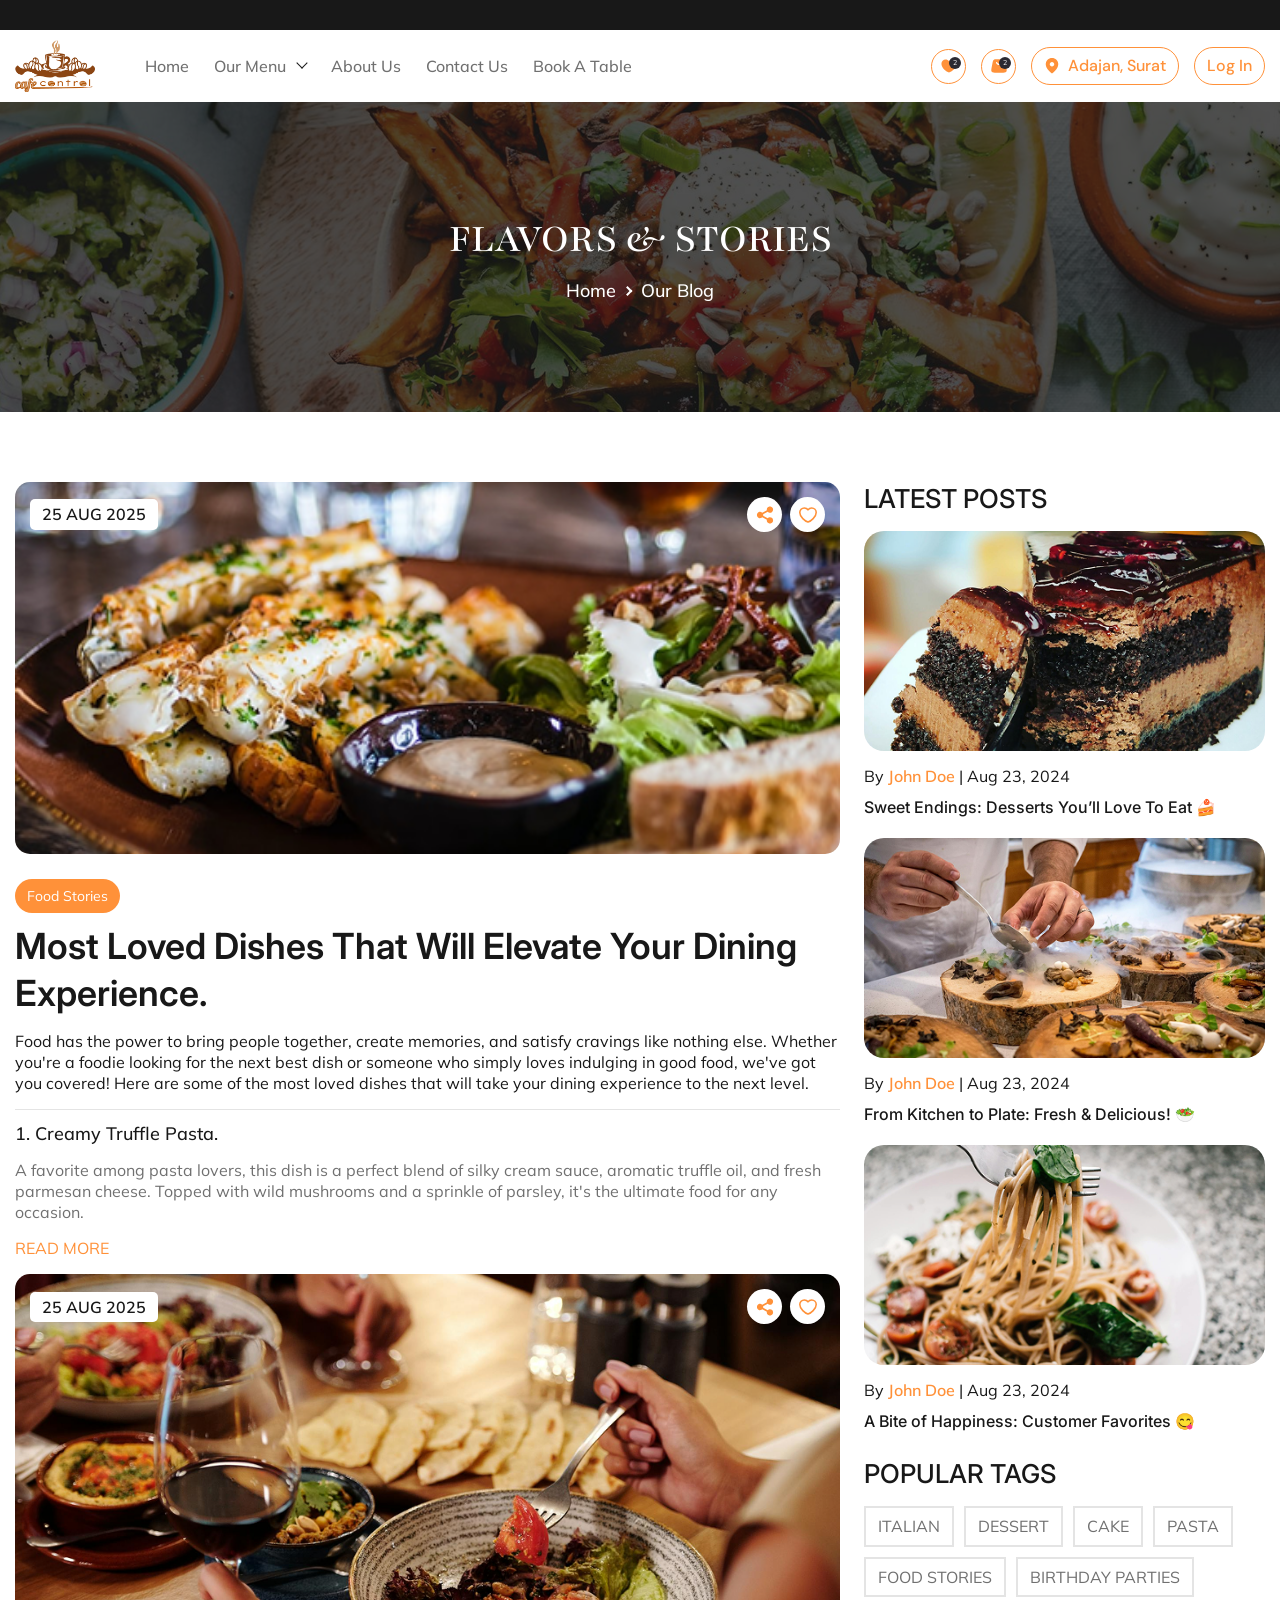
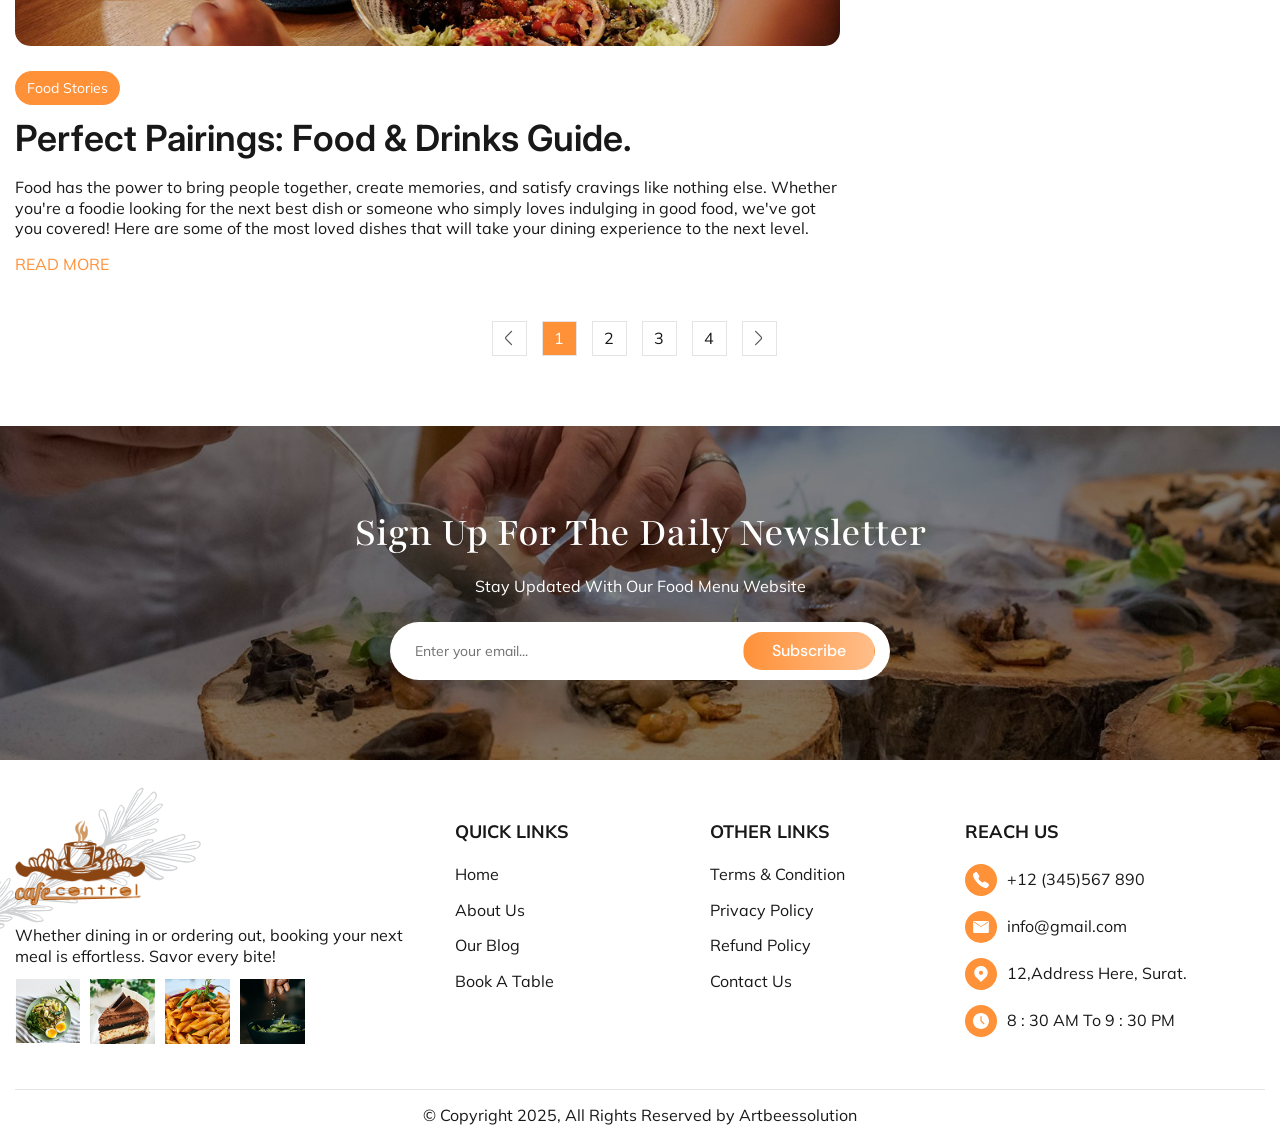
<file: blog.html>
<!DOCTYPE html>
<html lang="en">

<head>
    <meta charset="UTF-8">
    <meta http-equiv="X-UA-Compatible" content="IE=edge">
    <meta name="author" content="cafe">
    <meta name="viewport" content="width=device-width, initial-scale=1, maximum-scale=1, user-scalable=0" />
    <title>Cafe - Store</title>
    <meta name="description" content="cafe">
    <meta name="keywords" content="cafe">
    <link rel="icon" href="assets/images/favicon.png">
    <link
        href="https://fonts.googleapis.com/css2?family=DM+Sans:ital,opsz,wght@0,9..40,100..1000;1,9..40,100..1000&family=Inter:ital,opsz,wght@0,14..32,100..900;1,14..32,100..900&family=Mulish:ital,wght@0,200..1000;1,200..1000&family=Playfair:ital,opsz,wght@0,5..1200,300..900;1,5..1200,300..900&display=swap"
        rel="stylesheet">
    <link href="https://cdn.jsdelivr.net/npm/bootstrap@5.3.3/dist/css/bootstrap.min.css" rel="stylesheet"
        integrity="sha384-QWTKZyjpPEjISv5WaRU9OFeRpok6YctnYmDr5pNlyT2bRjXh0JMhjY6hW+ALEwIH" crossorigin="anonymous">
    <link rel="stylesheet" href="assets/css/swiper-bundle.min.css">
    <link rel="stylesheet" href="assets/css/main-style.css">
    <link rel="stylesheet" href="assets/css/responsive.css">
</head>

<body>
    <div class="overlay"></div>
    <header class="site-header">
        <div class="announcebar"></div>
        <div class="main-navigationbar sticky_header" id="header-sticky">
            <div class="container">
                <div class="navigationbar-row d-flex align-items-center">
                    <div class="logo-col">
                        <h1>
                            <a href="index.html" tabindex="0">
                                <img src="assets/images/logo.png" alt="logo" loading="lazy">
                            </a>
                        </h1>
                    </div>
                    <div class="menu-item-left menu-items-col">
                        <ul class="main-nav d-flex align-items-center">
                            <li class="menu-lnk">
                                <a href="index.html" tabindex="0">Home</a>
                            </li>
                            <li class="menu-lnk has-item">
                                <a href="javascript:;" tabindex="0">Our Menu</a>
                                <div class="mega-menu menu-dropdown">
                                    <div class="mega-menu-container container">
                                        <div class="row">
                                            <div class="col-xl-2 col-md-3 col-12">
                                                <ul class="megamenu-list arrow-list">
                                                    <li class="list-title"><span>Chinese</span></li>
                                                    <li><a href="javascript:;" tabindex="0"> Hakka Noodles </a></li>
                                                    <li><a href="javascript:;" tabindex="0"> Manchurian (Veg/Chicken)
                                                        </a></li>
                                                    <li><a href="javascript:;" tabindex="0">Schezwan Fried Rice</a></li>
                                                    <li><a href="javascript:;" tabindex="0"> Schezwan Fried Rice </a>
                                                    </li>
                                                    <li><a href="javascript:;" tabindex="0"> Hot & Sour Soup </a></li>
                                                    <li><a href="javascript:;" tabindex="0"> Chilli Paneer </a></li>
                                                </ul>
                                            </div>
                                            <div class="col-xl-2 col-md-3 col-12">
                                                <ul class="megamenu-list arrow-list">
                                                    <li class="list-title"><span>Italian</span></li>
                                                    <li><a href="javascript:;" tabindex="0"> Margherita Pizza </a></li>
                                                    <li><a href="javascript:;" tabindex="0"
                                                            class="d-flex align-items-center">
                                                            Alfredo Pasta
                                                            <img src="/assets/images/fire.gif" alt="offer-fire"
                                                                loading="lazy">
                                                        </a></li>
                                                    <li><a href="javascript:;" tabindex="0">Arrabbiata Pasta</a></li>
                                                    <li><a href="javascript:;" tabindex="0"> Lasagna</a></li>
                                                    <li><a href="javascript:;" tabindex="0"> Garlic Bread with Cheese
                                                        </a></li>
                                                    <li><a href="javascript:;" tabindex="0">Bruschetta </a></li>
                                                </ul>
                                            </div>
                                            <div class="col-xl-2 col-md-3 col-12">
                                                <ul class="megamenu-list arrow-list">
                                                    <li class="list-title"><span>Indian</span></li>
                                                    <li><a href="javascript:;" tabindex="0"> Paneer Butter Masala </a>
                                                    </li>
                                                    <li><a href="javascript:;" tabindex="0"
                                                            class="d-flex align-items-center">
                                                            Dal Tadka
                                                            <img src="/assets/images/fire.gif" alt="offer-fire"
                                                                loading="lazy">
                                                        </a></li>
                                                    <li><a href="javascript:;" tabindex="0">Biryani (Veg/Chicken)</a>
                                                    </li>
                                                    <li><a href="javascript:;" tabindex="0"> Chole Bhature</a></li>
                                                    <li><a href="javascript:;" tabindex="0"> Masala Dosa</a></li>
                                                    <li><a href="javascript:;" tabindex="0">Butter Naan </a></li>
                                                </ul>
                                            </div>
                                            <div class="col-xl-2 col-md-3 col-12">
                                                <ul class="megamenu-list arrow-list">
                                                    <li class="list-title"><span>Soup</span></li>
                                                    <li><a href="javascript:;" tabindex="0"> Tomato Soup </a></li>
                                                    <li><a href="javascript:;" tabindex="0">Sweet Corn Soup </a></li>
                                                    <li><a href="javascript:;" tabindex="0">Manchow Soup</a></li>
                                                    <li><a href="javascript:;" tabindex="0"
                                                            class="d-flex align-items-center">
                                                            creamy mushroom
                                                            <img src="/assets/images/fire.gif" alt="offer-fire"
                                                                loading="lazy">
                                                        </a></li>
                                                    <li><a href="javascript:;" tabindex="0"> Lemon Coriander</a></li>
                                                    <li><a href="javascript:;" tabindex="0"> mix vegetables </a></li>
                                                </ul>
                                            </div>
                                            <div class="col-xl-2 col-md-3 col-12">
                                                <ul class="megamenu-list arrow-list">
                                                    <li class="list-title"><span>Fast-Food</span></li>
                                                    <li><a href="javascript:;" tabindex="0"> pizza </a></li>
                                                    <li><a href="javascript:;" tabindex="0"> Veg/Chicken Burger </a>
                                                    </li>
                                                    <li><a href="javascript:;" tabindex="0">sandwich</a></li>
                                                    <li><a href="javascript:;" tabindex="0"> Hot Dog </a></li>
                                                    <li><a href="javascript:;" tabindex="0">Noodles </a></li>
                                                    <li><a href="javascript:;" tabindex="0"> dumplings-momos </a></li>
                                                </ul>
                                            </div>
                                            <div class="col-xl-2 col-md-3 col-12">
                                                <ul class="megamenu-list arrow-list">
                                                    <li class="list-title"><span>Beverage-drinks</span></li>
                                                    <li><a href="javascript:;" tabindex="0"> Milkshakes </a></li>
                                                    <li><a href="javascript:;" tabindex="0"> Cold Drinks </a></li>
                                                    <li><a href="javascript:;" tabindex="0">Coffee & Tea</a></li>
                                                    <li><a href="javascript:;" tabindex="0"
                                                            class="d-flex align-items-center">
                                                            Mocktails
                                                            <img src="/assets/images/fire.gif" alt="offer-fire"
                                                                loading="lazy">
                                                        </a></li>
                                                    <li><a href="javascript:;" tabindex="0"> Energy Drinks </a></li>
                                                    <li><a href="javascript:;" tabindex="0"> Hot Beverages</a></li>
                                                </ul>
                                            </div>
                                        </div>
                                    </div>
                                </div>
                            </li>
                            <li class="menu-lnk ">
                                <a href="about-us.html" tabindex="0">About Us</a>
                            </li>
                            <li class="menu-lnk">
                                <a href="contact-us.html" tabindex="0">Contact Us</a>
                            </li>
                            <li class="menu-lnk">
                                <a href="book-table.html" tabindex="0">Book a Table</a>
                            </li>

                        </ul>
                    </div>
                    <ul class="menu-item-right d-flex align-items-center justify-content-end">
                        <li class="wishlist-header">
                            <a href="wishlist.html" tabindex="0">
                                <svg xmlns="http://www.w3.org/2000/svg" width="22" height="19" viewBox="0 0 22 19"
                                    fill="none">
                                    <path
                                        d="M6.31315 0.66797C3.14909 0.66797 0.583984 3.23307 0.583984 6.39714C0.583984 12.1263 7.35482 17.3346 11.0007 18.5461C14.6465 17.3346 21.4173 12.1263 21.4173 6.39714C21.4173 3.23307 18.8522 0.66797 15.6882 0.66797C13.7507 0.66797 12.0371 1.62995 11.0007 3.10234C10.4723 2.34994 9.77042 1.73589 8.95448 1.31215C8.13855 0.888409 7.23255 0.66745 6.31315 0.66797Z"
                                        fill="#FF9139" />
                                </svg>
                                <span class="count">2</span>
                            </a>
                        </li>
                        <li class="cart-header">
                            <a href="cart.html" class="main-cart flex align-center" tabindex="0">
                                <div class="cart-icon">
                                    <svg xmlns="http://www.w3.org/2000/svg" width="20" height="18" viewBox="0 0 20 18"
                                        fill="none">
                                        <path fill-rule="evenodd" clip-rule="evenodd"
                                            d="M3.3056 1.38776C2.4379 2.10859 2.20873 3.32734 1.75144 5.76588L0.970188 9.93255C0.32748 13.3617 0.00664634 15.0763 0.943105 16.2055C1.8806 17.3346 3.62435 17.3346 7.11394 17.3346H12.8848C16.3744 17.3346 18.1181 17.3346 19.0556 16.2055C19.9931 15.0763 19.6702 13.3617 19.0285 9.93255L18.2473 5.76588C17.7889 3.32839 17.5608 2.10859 16.6931 1.38776C15.8254 0.667969 14.5848 0.667969 12.1035 0.667969H7.89519C5.41394 0.667969 4.17331 0.667969 3.3056 1.38776ZM7.78894 4.57526C7.95047 5.03259 8.24984 5.42857 8.64581 5.70866C9.04178 5.98875 9.51486 6.13915 9.99988 6.13915C10.4849 6.13915 10.958 5.98875 11.3539 5.70866C11.7499 5.42857 12.0493 5.03259 12.2108 4.57526C12.2837 4.38515 12.4279 4.23099 12.6127 4.1456C12.7975 4.06022 13.0083 4.05035 13.2003 4.1181C13.3923 4.18585 13.5503 4.32587 13.6406 4.50834C13.7308 4.69082 13.7463 4.90133 13.6837 5.09505C13.4144 5.85686 12.9155 6.51644 12.2558 6.98296C11.596 7.44947 10.8079 7.69998 9.99988 7.69998C9.19186 7.69998 8.40371 7.44947 7.74397 6.98296C7.08423 6.51644 6.58535 5.85686 6.31602 5.09505C6.27986 4.99789 6.2634 4.8945 6.2676 4.79092C6.27181 4.68733 6.29658 4.58561 6.34049 4.4917C6.38439 4.39778 6.44655 4.31354 6.52334 4.24389C6.60013 4.17424 6.69002 4.12057 6.78776 4.08601C6.8855 4.05145 6.98915 4.03668 7.09265 4.04258C7.19616 4.04848 7.29745 4.07492 7.39064 4.12036C7.48382 4.1658 7.56703 4.22933 7.63541 4.30725C7.70379 4.38517 7.75598 4.47696 7.78894 4.57526Z"
                                            fill="#FF9139" />
                                    </svg>
                                    <span class="count">2</span>
                                </div>
                            </a>
                        </li>
                        <li class="location">
                            <a href="javascript:;" tabindex="0" class="btn btn-white location-btn">
                                <svg xmlns="http://www.w3.org/2000/svg" width="18" height="23" viewBox="0 0 18 23"
                                    fill="none">
                                    <path
                                        d="M7.115 20.811C7.721 21.311 8.353 21.768 9 22.214C9.6484 21.7739 10.2773 21.3058 10.885 20.811C11.898 19.9792 12.8513 19.0773 13.738 18.112C15.782 15.877 18 12.637 18 9C18 7.8181 17.7672 6.64778 17.3149 5.55585C16.8626 4.46392 16.1997 3.47177 15.364 2.63604C14.5282 1.80031 13.5361 1.13738 12.4442 0.685084C11.3522 0.232792 10.1819 0 9 0C7.8181 0 6.64778 0.232792 5.55585 0.685084C4.46392 1.13738 3.47177 1.80031 2.63604 2.63604C1.80031 3.47177 1.13738 4.46392 0.685084 5.55585C0.232792 6.64778 -1.76116e-08 7.8181 0 9C0 12.637 2.218 15.876 4.262 18.112C5.14862 19.0777 6.10197 19.9789 7.115 20.811ZM9 12.25C8.13805 12.25 7.3114 11.9076 6.7019 11.2981C6.09241 10.6886 5.75 9.86195 5.75 9C5.75 8.13805 6.09241 7.3114 6.7019 6.7019C7.3114 6.09241 8.13805 5.75 9 5.75C9.86195 5.75 10.6886 6.09241 11.2981 6.7019C11.9076 7.3114 12.25 8.13805 12.25 9C12.25 9.86195 11.9076 10.6886 11.2981 11.2981C10.6886 11.9076 9.86195 12.25 9 12.25Z"
                                        fill="#FF9139" />
                                </svg>
                                <span>Adajan, surat</span>
                            </a>
                        </li>
                        <li class="profile-header">
                            <a href="javascript:;" tabindex="0" class="btn btn-white sign-in-btn">
                                <svg xmlns="http://www.w3.org/2000/svg" width="18" height="18" viewBox="0 0 18 18"
                                    fill="none">
                                    <path fill-rule="evenodd" clip-rule="evenodd"
                                        d="M5 4C5 2.93913 5.42143 1.92172 6.17157 1.17157C6.92172 0.421427 7.93913 0 9 0C10.0609 0 11.0783 0.421427 11.8284 1.17157C12.5786 1.92172 13 2.93913 13 4C13 5.06087 12.5786 6.07828 11.8284 6.82843C11.0783 7.57857 10.0609 8 9 8C7.93913 8 6.92172 7.57857 6.17157 6.82843C5.42143 6.07828 5 5.06087 5 4ZM5 10C3.67392 10 2.40215 10.5268 1.46447 11.4645C0.526784 12.4021 0 13.6739 0 15C0 15.7956 0.316071 16.5587 0.87868 17.1213C1.44129 17.6839 2.20435 18 3 18H15C15.7956 18 16.5587 17.6839 17.1213 17.1213C17.6839 16.5587 18 15.7956 18 15C18 13.6739 17.4732 12.4021 16.5355 11.4645C15.5979 10.5268 14.3261 10 13 10H5Z"
                                        fill="#FF9139" />
                                </svg>
                                <span>log in</span>
                            </a>
                        </li>
                        <li class="mobile-menu mobile-only">
                            <button class="mobile-menu-button">
                                <div class="one"></div>
                                <div class="two"></div>
                                <div class="three"></div>
                            </button>
                        </li>
                    </ul>
                </div>
            </div>
        </div>
    </header>
    <main>
        <section class="common-banner-sec" style="background-image: url(assets/images/common-banner-4.png);">
            <div class="container">
                <div class="common-banner-content">
                    <div class="section-title text-center">
                        <h2>FLAVORS & STORIES</h2>
                    </div>
                    <ul class="filter-cat d-flex  align-items-center justify-content-center">
                        <li><a href="index.html">Home</a></li>
                        <li><a href="blog.html">Our blog</a></li>
                    </ul>
                </div>
            </div>
        </section>
        <section class="blog-section pt pb">
            <div class="container">
                <div class="row">
                    <div class="col-md-8 col-12">
                        <div class="article-card-inner">
                            <div class="article-bnr-img img-wrapper">
                                <div class="article-date d-flex align-items-center justify-content-between">
                                    <div class="date">
                                        25 AUG 2025
                                    </div>
                                    <div class="article-icons d-flex align-items-center gap-2">
                                        <a class="icons">
                                            <svg xmlns="http://www.w3.org/2000/svg" width="19" height="18"
                                                viewBox="0 0 19 18" fill="none">
                                                <path
                                                    d="M11.4687 13.9933L6.62793 11.3531C6.16327 11.8144 5.57246 12.1277 4.92997 12.2537C4.28748 12.3796 3.62208 12.3125 3.01767 12.0608C2.41325 11.8092 1.89688 11.3842 1.53364 10.8395C1.1704 10.2948 0.976562 9.65472 0.976562 9C0.976562 8.34528 1.1704 7.70522 1.53364 7.16051C1.89688 6.6158 2.41325 6.19082 3.01767 5.93915C3.62208 5.68749 4.28748 5.6204 4.92997 5.74635C5.57246 5.8723 6.16327 6.18564 6.62793 6.64688L11.4687 4.00674C11.3027 3.2278 11.4226 2.41513 11.8065 1.71733C12.1904 1.01954 12.8127 0.483251 13.5595 0.206544C14.3063 -0.0701632 15.1278 -0.0688003 15.8737 0.210383C16.6196 0.489567 17.2401 1.02791 17.6217 1.72698C18.0032 2.42604 18.1205 3.23911 17.9519 4.01749C17.7833 4.79587 17.3401 5.48756 16.7034 5.96606C16.0668 6.44455 15.2791 6.67789 14.4846 6.62339C13.69 6.56889 12.9416 6.23021 12.3762 5.66926L7.53546 8.30941C7.63228 8.76439 7.63228 9.23466 7.53546 9.68964L12.3762 12.3307C12.9416 11.7698 13.69 11.4311 14.4846 11.3766C15.2791 11.3221 16.0668 11.5554 16.7034 12.0339C17.3401 12.5124 17.7833 13.2041 17.9519 13.9825C18.1205 14.7609 18.0032 15.574 17.6217 16.273C17.2401 16.9721 16.6196 17.5104 15.8737 17.7896C15.1278 18.0688 14.3063 18.0702 13.5595 17.7935C12.8127 17.5168 12.1904 16.9805 11.8065 16.2827C11.4226 15.5849 11.3027 14.7722 11.4687 13.9933Z"
                                                    fill="#FF9139" />
                                            </svg>
                                        </a>
                                        <a href="whishlist.html" class="icons">
                                            <svg xmlns="http://www.w3.org/2000/svg" width="23" height="20"
                                                viewBox="0 0 23 20" fill="none">
                                                <path
                                                    d="M6.77994 1C3.59431 1 1.01172 3.58259 1.01172 6.76822C1.01172 12.5364 7.82871 17.7803 11.4994 19C15.1701 17.7803 21.9871 12.5364 21.9871 6.76822C21.9871 3.58259 19.4045 1 16.2189 1C14.2681 1 12.5429 1.96854 11.4994 3.45097C10.9674 2.69344 10.2608 2.0752 9.43928 1.64857C8.61779 1.22194 7.70561 0.999478 6.77994 1Z"
                                                    stroke="#FF9139" stroke-width="2" stroke-linecap="round"
                                                    stroke-linejoin="round" />
                                            </svg>
                                        </a>
                                    </div>
                                </div>
                                <img src="./assets/images/blog-img1.png" alt="article-banner-image" loading="lazy">
                            </div>
                            <div class="article-content">
                                <div class="article-content-top">
                                    <div class="article-category">
                                        <span>Food Stories</span>
                                    </div>
                                    <h2  class="no-emojis">Most Loved Dishes That Will Elevate Your Dining Experience.</h2>
                                    <p>Food has the power to bring people together, create memories, and satisfy
                                        cravings like nothing else. Whether you're a foodie looking for the next best
                                        dish or someone who simply loves indulging in good food, we've got you covered!
                                        Here are some of the most loved dishes that will take your dining experience to
                                        the next level.</p>
                                </div>
                                <div class="article-content-bottom">
                                    <h6>1. Creamy Truffle Pasta.</h6>
                                    <p>A favorite among pasta lovers, this dish is a perfect blend of silky cream sauce, aromatic truffle oil, and fresh parmesan cheese. Topped with wild mushrooms and a sprinkle of parsley, it's the ultimate food for any occasion.</p>
                                    <div class="blog-btn">
                                        <a href="blog.html" tabindex="0">Read More</a>
                                   </div>
                                </div>
                            </div>
                        </div>
                        <div class="article-card-inner">
                            <div class="article-bnr-img img-wrapper">
                                <div class="article-date d-flex align-items-center justify-content-between">
                                    <div class="date">
                                        25 AUG 2025
                                    </div>
                                    <div class="article-icons d-flex align-items-center gap-2">
                                        <a class="icons">
                                            <svg xmlns="http://www.w3.org/2000/svg" width="19" height="18"
                                                viewBox="0 0 19 18" fill="none">
                                                <path
                                                    d="M11.4687 13.9933L6.62793 11.3531C6.16327 11.8144 5.57246 12.1277 4.92997 12.2537C4.28748 12.3796 3.62208 12.3125 3.01767 12.0608C2.41325 11.8092 1.89688 11.3842 1.53364 10.8395C1.1704 10.2948 0.976562 9.65472 0.976562 9C0.976562 8.34528 1.1704 7.70522 1.53364 7.16051C1.89688 6.6158 2.41325 6.19082 3.01767 5.93915C3.62208 5.68749 4.28748 5.6204 4.92997 5.74635C5.57246 5.8723 6.16327 6.18564 6.62793 6.64688L11.4687 4.00674C11.3027 3.2278 11.4226 2.41513 11.8065 1.71733C12.1904 1.01954 12.8127 0.483251 13.5595 0.206544C14.3063 -0.0701632 15.1278 -0.0688003 15.8737 0.210383C16.6196 0.489567 17.2401 1.02791 17.6217 1.72698C18.0032 2.42604 18.1205 3.23911 17.9519 4.01749C17.7833 4.79587 17.3401 5.48756 16.7034 5.96606C16.0668 6.44455 15.2791 6.67789 14.4846 6.62339C13.69 6.56889 12.9416 6.23021 12.3762 5.66926L7.53546 8.30941C7.63228 8.76439 7.63228 9.23466 7.53546 9.68964L12.3762 12.3307C12.9416 11.7698 13.69 11.4311 14.4846 11.3766C15.2791 11.3221 16.0668 11.5554 16.7034 12.0339C17.3401 12.5124 17.7833 13.2041 17.9519 13.9825C18.1205 14.7609 18.0032 15.574 17.6217 16.273C17.2401 16.9721 16.6196 17.5104 15.8737 17.7896C15.1278 18.0688 14.3063 18.0702 13.5595 17.7935C12.8127 17.5168 12.1904 16.9805 11.8065 16.2827C11.4226 15.5849 11.3027 14.7722 11.4687 13.9933Z"
                                                    fill="#FF9139" />
                                            </svg>
                                        </a>
                                        <a href="whishlist.html" class="icons">
                                            <svg xmlns="http://www.w3.org/2000/svg" width="23" height="20"
                                                viewBox="0 0 23 20" fill="none">
                                                <path
                                                    d="M6.77994 1C3.59431 1 1.01172 3.58259 1.01172 6.76822C1.01172 12.5364 7.82871 17.7803 11.4994 19C15.1701 17.7803 21.9871 12.5364 21.9871 6.76822C21.9871 3.58259 19.4045 1 16.2189 1C14.2681 1 12.5429 1.96854 11.4994 3.45097C10.9674 2.69344 10.2608 2.0752 9.43928 1.64857C8.61779 1.22194 7.70561 0.999478 6.77994 1Z"
                                                    stroke="#FF9139" stroke-width="2" stroke-linecap="round"
                                                    stroke-linejoin="round" />
                                            </svg>
                                        </a>
                                    </div>
                                </div>
                                <img src="./assets/images/blog-img4.png" alt="article-banner-image" loading="lazy">
                            </div>
                            <div class="article-content">
                                <div class="article-content-top">
                                    <div class="article-category">
                                        <span>Food Stories</span>
                                    </div>
                                    <h2  class="no-emojis">Perfect Pairings: Food & Drinks Guide.</h2>
                                    <p>Food has the power to bring people together, create memories, and satisfy
                                        cravings like nothing else. Whether you're a foodie looking for the next best
                                        dish or someone who simply loves indulging in good food, we've got you covered!
                                        Here are some of the most loved dishes that will take your dining experience to
                                        the next level.</p>
                                    <div class="blog-btn">
                                        <a href="blog.html" tabindex="0">Read More</a>
                                    </div>
                                </div>  
                            </div>
                        </div>
                    </div>
                    <div class="col-md-4 col-12">
                        <div  accordion="latest-post-inner">
                            <div class="latest-atricle">
                                <h3>Latest Posts</h3>
                                <div class="latest-post-card">
                                    <div class="article-bnr-img img-wrapper"> 
                                        <img src="./assets/images/blog-img5.png" alt="article-banner-image" loading="lazy">
                                    </div>
                                    <div class="latest-post-content">
                                        <p> By <span> John Doe </span> | Aug 23, 2024 </p>
                                        <h4>Sweet Endings: Desserts You’ll Love To Eat  🍰 </h4>
                                    </div>
                                </div> 
                                <div class="latest-post-card">
                                    <div class="article-bnr-img img-wrapper"> 
                                        <img src="./assets/images/blog-img6.png" alt="article-banner-image" loading="lazy">
                                    </div>
                                    <div class="latest-post-content">
                                        <p> By <span> John Doe </span> | Aug 23, 2024 </p>
                                        <h4>From Kitchen to Plate: Fresh & Delicious! 🥗</h4>
                                    </div>
                                </div> 
                                <div class="latest-post-card">
                                    <div class="article-bnr-img img-wrapper"> 
                                        <img src="./assets/images/blog-img7.png" alt="article-banner-image" loading="lazy">
                                    </div>
                                    <div class="latest-post-content">
                                        <p> By <span> John Doe </span> | Aug 23, 2024 </p>
                                        <h4>A Bite of Happiness: Customer Favorites 😋</h4>
                                    </div>
                                </div>  
                            </div>
                            <div class="latest-post-wrp">
                                <h3>Popular Tags</h3>
                                <ul class="latest-post-tags d-flex align-items-center">
                                    <li> Italian </li>
                                    <li> Dessert </li>
                                    <li> CAKE </li>
                                    <li> PASTA </li>
                                    <li> FOOD STORIES </li>
                                    <li> BIRTHDAY PARTIES </li>
                                </ul>
                            </div> 
                        </div> 
                    </div>
                    <ul class="pagination d-flex justify-content-center">
                        <li>
                            <a href="javascript:"><svg xmlns="http://www.w3.org/2000/svg" width="8" height="16" viewBox="0 0 8 16" fill="none">
                                    <path d="M-0.000520143 7.99977C-0.00052015 7.41644 0.224479 6.8331 0.666145 6.39144L6.09948 0.958105C6.34115 0.716439 6.74115 0.716439 6.98281 0.958105C7.22448 1.19977 7.22448 1.59977 6.98281 1.84144L1.54948 7.27477C1.14948 7.67477 1.14948 8.32477 1.54948 8.72477L6.98281 14.1581C7.22448 14.3998 7.22448 14.7998 6.98281 15.0414C6.74115 15.2831 6.34115 15.2831 6.09948 15.0414L0.666145 9.60811C0.224479 9.16644 -0.000520136 8.58311 -0.000520143 7.99977Z" fill="#555555"></path>
                                </svg>
                            </a>
                        </li>
                        <li class="active"><a href="javascript:">1</a></li>
                        <li><a href="javascript:">2</a></li>
                        <li><a href="javascript:">3</a></li>
                        <li><a href="javascript:">4 </a></li>
                        <li>
                            <a href="javascript:">
                                <svg xmlns="http://www.w3.org/2000/svg" width="8" height="16" viewBox="0 0 8 16" fill="none">
                                    <path d="M7.16458 8.00023C7.16458 8.58356 6.93958 9.1669 6.49792 9.60856L1.06458 15.0419C0.822916 15.2836 0.422917 15.2836 0.18125 15.0419C-0.0604167 14.8002 -0.0604167 14.4002 0.18125 14.1586L5.61458 8.72523C6.01458 8.32523 6.01458 7.67523 5.61458 7.27523L0.181249 1.8419C-0.0604173 1.60023 -0.0604173 1.20023 0.181249 0.958562C0.422916 0.716896 0.822916 0.716896 1.06458 0.958562L6.49792 6.39189C6.93958 6.83356 7.16458 7.41689 7.16458 8.00023Z" fill="#555555"></path>
                                </svg>
                            </a>
                        </li>
                    </ul>
                </div>
            </div>
        </section>
        <section class="newsletter-sec"  style="background-image: url(assets/images/newsletter-bg.png);">
            <div class="container">
                <div class="newsletter-content">
                    <div class="section-title text-center"> 
                        <h2>Sign Up For The Daily newsletter</h2>
                        <p>Stay Updated With Our Food Menu Website</p> 
                    </div>
                    <form class="newsletter-form">
                        <div class="input-wrapper d-flex align-items-center">
                            <input type="email" placeholder="Enter your email...">
                            <button type="submit" class=" btn">
                                <span>Subscribe</span>
                                <svg xmlns="http://www.w3.org/2000/svg" width="40" height="40" viewBox="0 0 40 40" fill="none">
                                    <path fill-rule="evenodd" clip-rule="evenodd" d="M28.6143 11.3858L15.4142 20.5505L1.60749 15.9477C0.643763 15.6258 -0.00550973 14.7216 3.52419e-05 13.7057C0.00565318 12.6899 0.662368 11.7913 1.62982 11.4806L36.9289 0.113033C37.7679 -0.156701 38.6889 0.0646601 39.3122 0.687959C39.9354 1.31126 40.1568 2.23216 39.887 3.07128L28.5195 38.3702C28.2088 39.3377 27.3101 39.9944 26.2943 40C25.2785 40.0056 24.3743 39.3563 24.0524 38.3926L19.4272 24.519L28.6143 11.3858Z" fill="white"></path>
                                </svg>
                            </button>
                        </div>
                    </form>
                </div>
            </div>
        </section>
        <footer class="site-footer">
            <img src="assets/images/category-bg.png" alt="category-bg" class="bg-images category-bg-image"
                loading="lazy">
            <div class="container">
                <div class="footer-row d-flex">
                    <div class="footer-col footer-subscribe-col">
                        <div class="footer-widget set has-children1">
                            <div class="footer-logo">
                                <a href="index.html" tabindex="0">
                                    <img src="assets/images/logo.png" alt="logo" loading="lazy">
                                </a>
                            </div>
                            <p>Whether dining in or ordering out, booking your next meal is effortless. Savor every
                                bite!</p>
                            <ul class="social-img d-flex align-items-center">
                                <li>
                                    <a href="https://www.instagram.com/" target="_blank" tabindex="0">
                                        <img src="./assets/images/social-media-img-1.png" alt="social-img"
                                            loading="lazy">
                                        <svg xmlns="http://www.w3.org/2000/svg" width="24" height="24"
                                            viewBox="0 0 24 24" fill="none">
                                            <path
                                                d="M17 0.75C18.6576 0.75 20.2473 1.40848 21.4194 2.58058C22.5915 3.75269 23.25 5.3424 23.25 7V17C23.25 18.6576 22.5915 20.2473 21.4194 21.4194C20.2473 22.5915 18.6576 23.25 17 23.25H7C5.3424 23.25 3.75269 22.5915 2.58058 21.4194C1.40848 20.2473 0.75 18.6576 0.75 17V7C0.75 5.3424 1.40848 3.75269 2.58058 2.58058C3.75269 1.40848 5.3424 0.75 7 0.75H17ZM12 7C10.6739 7 9.40215 7.52678 8.46447 8.46447C7.52678 9.40215 7 10.6739 7 12C7 13.3261 7.52678 14.5979 8.46447 15.5355C9.40215 16.4732 10.6739 17 12 17C13.3261 17 14.5979 16.4732 15.5355 15.5355C16.4732 14.5979 17 13.3261 17 12C17 10.6739 16.4732 9.40215 15.5355 8.46447C14.5979 7.52678 13.3261 7 12 7ZM12 9.5C12.663 9.5 13.2989 9.76339 13.7678 10.2322C14.2366 10.7011 14.5 11.337 14.5 12C14.5 12.663 14.2366 13.2989 13.7678 13.7678C13.2989 14.2366 12.663 14.5 12 14.5C11.337 14.5 10.7011 14.2366 10.2322 13.7678C9.76339 13.2989 9.5 12.663 9.5 12C9.5 11.337 9.76339 10.7011 10.2322 10.2322C10.7011 9.76339 11.337 9.5 12 9.5ZM17.625 5.125C17.2935 5.125 16.9755 5.2567 16.7411 5.49112C16.5067 5.72554 16.375 6.04348 16.375 6.375C16.375 6.70652 16.5067 7.02446 16.7411 7.25888C16.9755 7.4933 17.2935 7.625 17.625 7.625C17.9565 7.625 18.2745 7.4933 18.5089 7.25888C18.7433 7.02446 18.875 6.70652 18.875 6.375C18.875 6.04348 18.7433 5.72554 18.5089 5.49112C18.2745 5.2567 17.9565 5.125 17.625 5.125Z"
                                                fill="white" />
                                        </svg>
                                    </a>
                                </li>
                                <li>
                                    <a href="https://www.instagram.com/" target="_blank" tabindex="0">
                                        <img src="./assets/images/social-media-img-2.png" alt="social-img"
                                            loading="lazy">
                                        <svg xmlns="http://www.w3.org/2000/svg" width="24" height="24"
                                            viewBox="0 0 24 24" fill="none">
                                            <path
                                                d="M17 0.75C18.6576 0.75 20.2473 1.40848 21.4194 2.58058C22.5915 3.75269 23.25 5.3424 23.25 7V17C23.25 18.6576 22.5915 20.2473 21.4194 21.4194C20.2473 22.5915 18.6576 23.25 17 23.25H7C5.3424 23.25 3.75269 22.5915 2.58058 21.4194C1.40848 20.2473 0.75 18.6576 0.75 17V7C0.75 5.3424 1.40848 3.75269 2.58058 2.58058C3.75269 1.40848 5.3424 0.75 7 0.75H17ZM12 7C10.6739 7 9.40215 7.52678 8.46447 8.46447C7.52678 9.40215 7 10.6739 7 12C7 13.3261 7.52678 14.5979 8.46447 15.5355C9.40215 16.4732 10.6739 17 12 17C13.3261 17 14.5979 16.4732 15.5355 15.5355C16.4732 14.5979 17 13.3261 17 12C17 10.6739 16.4732 9.40215 15.5355 8.46447C14.5979 7.52678 13.3261 7 12 7ZM12 9.5C12.663 9.5 13.2989 9.76339 13.7678 10.2322C14.2366 10.7011 14.5 11.337 14.5 12C14.5 12.663 14.2366 13.2989 13.7678 13.7678C13.2989 14.2366 12.663 14.5 12 14.5C11.337 14.5 10.7011 14.2366 10.2322 13.7678C9.76339 13.2989 9.5 12.663 9.5 12C9.5 11.337 9.76339 10.7011 10.2322 10.2322C10.7011 9.76339 11.337 9.5 12 9.5ZM17.625 5.125C17.2935 5.125 16.9755 5.2567 16.7411 5.49112C16.5067 5.72554 16.375 6.04348 16.375 6.375C16.375 6.70652 16.5067 7.02446 16.7411 7.25888C16.9755 7.4933 17.2935 7.625 17.625 7.625C17.9565 7.625 18.2745 7.4933 18.5089 7.25888C18.7433 7.02446 18.875 6.70652 18.875 6.375C18.875 6.04348 18.7433 5.72554 18.5089 5.49112C18.2745 5.2567 17.9565 5.125 17.625 5.125Z"
                                                fill="white" />
                                        </svg>
                                    </a>
                                </li>
                                <li>
                                    <a href="https://www.instagram.com/" target="_blank" tabindex="0">
                                        <img src="./assets/images/social-media-img-3.png" alt="social-img"
                                            loading="lazy">
                                        <svg xmlns="http://www.w3.org/2000/svg" width="24" height="24"
                                            viewBox="0 0 24 24" fill="none">
                                            <path
                                                d="M17 0.75C18.6576 0.75 20.2473 1.40848 21.4194 2.58058C22.5915 3.75269 23.25 5.3424 23.25 7V17C23.25 18.6576 22.5915 20.2473 21.4194 21.4194C20.2473 22.5915 18.6576 23.25 17 23.25H7C5.3424 23.25 3.75269 22.5915 2.58058 21.4194C1.40848 20.2473 0.75 18.6576 0.75 17V7C0.75 5.3424 1.40848 3.75269 2.58058 2.58058C3.75269 1.40848 5.3424 0.75 7 0.75H17ZM12 7C10.6739 7 9.40215 7.52678 8.46447 8.46447C7.52678 9.40215 7 10.6739 7 12C7 13.3261 7.52678 14.5979 8.46447 15.5355C9.40215 16.4732 10.6739 17 12 17C13.3261 17 14.5979 16.4732 15.5355 15.5355C16.4732 14.5979 17 13.3261 17 12C17 10.6739 16.4732 9.40215 15.5355 8.46447C14.5979 7.52678 13.3261 7 12 7ZM12 9.5C12.663 9.5 13.2989 9.76339 13.7678 10.2322C14.2366 10.7011 14.5 11.337 14.5 12C14.5 12.663 14.2366 13.2989 13.7678 13.7678C13.2989 14.2366 12.663 14.5 12 14.5C11.337 14.5 10.7011 14.2366 10.2322 13.7678C9.76339 13.2989 9.5 12.663 9.5 12C9.5 11.337 9.76339 10.7011 10.2322 10.2322C10.7011 9.76339 11.337 9.5 12 9.5ZM17.625 5.125C17.2935 5.125 16.9755 5.2567 16.7411 5.49112C16.5067 5.72554 16.375 6.04348 16.375 6.375C16.375 6.70652 16.5067 7.02446 16.7411 7.25888C16.9755 7.4933 17.2935 7.625 17.625 7.625C17.9565 7.625 18.2745 7.4933 18.5089 7.25888C18.7433 7.02446 18.875 6.70652 18.875 6.375C18.875 6.04348 18.7433 5.72554 18.5089 5.49112C18.2745 5.2567 17.9565 5.125 17.625 5.125Z"
                                                fill="white" />
                                        </svg>
                                    </a>
                                </li>
                                <li>
                                    <a href="https://www.instagram.com/" target="_blank" tabindex="0">
                                        <img src="./assets/images/social-media-img-4.png" alt="social-img"
                                            loading="lazy">
                                        <svg xmlns="http://www.w3.org/2000/svg" width="24" height="24"
                                            viewBox="0 0 24 24" fill="none">
                                            <path
                                                d="M17 0.75C18.6576 0.75 20.2473 1.40848 21.4194 2.58058C22.5915 3.75269 23.25 5.3424 23.25 7V17C23.25 18.6576 22.5915 20.2473 21.4194 21.4194C20.2473 22.5915 18.6576 23.25 17 23.25H7C5.3424 23.25 3.75269 22.5915 2.58058 21.4194C1.40848 20.2473 0.75 18.6576 0.75 17V7C0.75 5.3424 1.40848 3.75269 2.58058 2.58058C3.75269 1.40848 5.3424 0.75 7 0.75H17ZM12 7C10.6739 7 9.40215 7.52678 8.46447 8.46447C7.52678 9.40215 7 10.6739 7 12C7 13.3261 7.52678 14.5979 8.46447 15.5355C9.40215 16.4732 10.6739 17 12 17C13.3261 17 14.5979 16.4732 15.5355 15.5355C16.4732 14.5979 17 13.3261 17 12C17 10.6739 16.4732 9.40215 15.5355 8.46447C14.5979 7.52678 13.3261 7 12 7ZM12 9.5C12.663 9.5 13.2989 9.76339 13.7678 10.2322C14.2366 10.7011 14.5 11.337 14.5 12C14.5 12.663 14.2366 13.2989 13.7678 13.7678C13.2989 14.2366 12.663 14.5 12 14.5C11.337 14.5 10.7011 14.2366 10.2322 13.7678C9.76339 13.2989 9.5 12.663 9.5 12C9.5 11.337 9.76339 10.7011 10.2322 10.2322C10.7011 9.76339 11.337 9.5 12 9.5ZM17.625 5.125C17.2935 5.125 16.9755 5.2567 16.7411 5.49112C16.5067 5.72554 16.375 6.04348 16.375 6.375C16.375 6.70652 16.5067 7.02446 16.7411 7.25888C16.9755 7.4933 17.2935 7.625 17.625 7.625C17.9565 7.625 18.2745 7.4933 18.5089 7.25888C18.7433 7.02446 18.875 6.70652 18.875 6.375C18.875 6.04348 18.7433 5.72554 18.5089 5.49112C18.2745 5.2567 17.9565 5.125 17.625 5.125Z"
                                                fill="white" />
                                        </svg>
                                    </a>
                                </li>
                            </ul>
                        </div>
                    </div>
                    <div class="footer-col">
                        <div class="footer-widget set has-children1">
                            <h2 class="footer-acnav"> <span> Quick Links </span>
                                <svg xmlns="http://www.w3.org/2000/svg" version="1.2" viewBox="0 0 10 5" width="10"
                                    height="5">
                                    <path class="a"
                                        d="m5.4 5.1q-0.3 0-0.5-0.2l-3.7-3.7c-0.3-0.3-0.3-0.7 0-1 0.2-0.3 0.7-0.3 0.9 0l3.3 3.2 3.2-3.2c0.2-0.3 0.7-0.3 0.9 0 0.3 0.3 0.3 0.7 0 1l-3.7 3.7q-0.2 0.2-0.4 0.2z">
                                    </path>
                                </svg>
                            </h2>
                            <ul class="footer-acnav-list">
                                <li><a href="index.html" tabindex="0">Home</a></li>
                                <li><a href="about-us.html" tabindex="0">About Us</a></li>
                                <li><a href="blog.html" tabindex="0">our Blog</a></li>
                                <li><a href="book-table.html" tabindex="0">Book a table</a></li>
                            </ul>
                        </div>
                    </div>
                    <div class="footer-col">
                        <div class="footer-widget set has-children1">
                            <h2 class="footer-acnav"> <span> Other Links </span>
                                <svg xmlns="http://www.w3.org/2000/svg" version="1.2" viewBox="0 0 10 5" width="10"
                                    height="5">
                                    <path class="a"
                                        d="m5.4 5.1q-0.3 0-0.5-0.2l-3.7-3.7c-0.3-0.3-0.3-0.7 0-1 0.2-0.3 0.7-0.3 0.9 0l3.3 3.2 3.2-3.2c0.2-0.3 0.7-0.3 0.9 0 0.3 0.3 0.3 0.7 0 1l-3.7 3.7q-0.2 0.2-0.4 0.2z">
                                    </path>
                                </svg>
                            </h2>
                            <ul class="footer-acnav-list">
                                <li><a href="javascript:" tabindex="0">Terms & Condition</a></li>
                                <li><a href="javascript:void;" tabindex="0">Privacy Policy</a></li>
                                <li><a href="javascript:void;" tabindex="0">Refund Policy</a></li>
                                <li><a href="contact-us.html" tabindex="0">Contact us</a></li>
                            </ul>
                        </div>
                    </div>
                    <div class="footer-col">
                        <div class="footer-widget set has-children1">
                            <h2 class="footer-acnav">
                                <span>reach us</span>
                                <svg xmlns="http://www.w3.org/2000/svg" version="1.2" viewBox="0 0 10 5" width="10"
                                    height="5">
                                    <path class="a"
                                        d="m5.4 5.1q-0.3 0-0.5-0.2l-3.7-3.7c-0.3-0.3-0.3-0.7 0-1 0.2-0.3 0.7-0.3 0.9 0l3.3 3.2 3.2-3.2c0.2-0.3 0.7-0.3 0.9 0 0.3 0.3 0.3 0.7 0 1l-3.7 3.7q-0.2 0.2-0.4 0.2z">
                                    </path>
                                </svg>
                            </h2>
                            <ul class="footer-acnav-list social-icons">
                                <li>
                                    <a href="tel:+12 (345)567 890" class="d-flex align-items-center">
                                        <div class="social-icon-svg">
                                            <svg xmlns="http://www.w3.org/2000/svg" width="15" height="15"
                                                viewBox="0 0 15 15" fill="none">
                                                <path
                                                    d="M12.0193 14.9999C11.3656 14.9999 10.4473 14.7635 9.07223 13.9954C7.40012 13.0579 6.10678 12.1924 4.44371 10.534C2.84026 8.93183 2.05997 7.89454 0.967892 5.90768C-0.265842 3.66435 -0.0555315 2.48845 0.179561 1.98587C0.459529 1.3852 0.872783 1.02593 1.40693 0.66934C1.71033 0.4706 2.03139 0.300235 2.36606 0.160406C2.39955 0.146008 2.43069 0.13228 2.45849 0.119892C2.62426 0.0452256 2.87542 -0.0676106 3.19357 0.0529266C3.40589 0.132615 3.59544 0.295675 3.89215 0.588647C4.50065 1.18865 5.33218 2.52494 5.63894 3.1812C5.84489 3.62351 5.98119 3.91547 5.98153 4.24293C5.98153 4.62631 5.78863 4.92196 5.55454 5.24105C5.51067 5.30098 5.46714 5.35824 5.42494 5.41382C5.17009 5.74864 5.11416 5.84541 5.151 6.01818C5.22568 6.36539 5.7826 7.399 6.69786 8.31207C7.61311 9.22513 8.61711 9.74679 8.96573 9.82112C9.1459 9.85963 9.2447 9.80137 9.5903 9.53753C9.63987 9.49969 9.69077 9.46052 9.74402 9.42134C10.101 9.15583 10.383 8.96799 10.7574 8.96799H10.7594C11.0853 8.96799 11.3642 9.10929 11.8264 9.34232C12.4292 9.64635 13.8059 10.467 14.4097 11.076C14.7034 11.372 14.8672 11.5609 14.9472 11.7728C15.0678 12.0919 14.9542 12.342 14.8802 12.5094C14.8678 12.5372 14.8541 12.5677 14.8397 12.6015C14.6987 12.9355 14.5273 13.2558 14.3277 13.5584C13.9717 14.0908 13.611 14.503 13.0089 14.7832C12.6997 14.9295 12.3613 15.0036 12.0193 14.9999Z"
                                                    fill="white" />
                                            </svg>
                                        </div>
                                        +12 (345)567 890
                                    </a>
                                </li>
                                <li class="e-mail">
                                    <a href="mailto:info@gmail.com" class="d-flex align-items-center">
                                        <div class="social-icon-svg">
                                            <svg xmlns="http://www.w3.org/2000/svg" width="17" height="13"
                                                viewBox="0 0 17 13" fill="none">
                                                <path
                                                    d="M1.64315 13C1.21539 13 0.858507 12.857 0.572507 12.571C0.286507 12.285 0.143197 11.9278 0.142578 11.4994V1.50057C0.142578 1.07281 0.285888 0.715928 0.572507 0.429928C0.859126 0.143928 1.2157 0.000619047 1.64222 0H15.3572C15.7844 0 16.1409 0.143309 16.4269 0.429928C16.7129 0.716547 16.8562 1.07343 16.8569 1.50057V11.5004C16.8569 11.9275 16.7136 12.2844 16.4269 12.571C16.1403 12.8576 15.7837 13.0006 15.3572 13H1.64315ZM8.49972 6.46286C8.5771 6.46286 8.64953 6.45109 8.71701 6.42757C8.78386 6.40405 8.8501 6.37526 8.91572 6.34121L15.6284 1.94629C15.7163 1.89305 15.7735 1.82031 15.8001 1.72807C15.8268 1.63583 15.8218 1.5439 15.7853 1.45229C15.7618 1.33281 15.6838 1.24614 15.5513 1.19229C15.4194 1.13905 15.2916 1.14988 15.1678 1.22479L8.49972 5.57143L1.83258 1.22571C1.70877 1.15019 1.58372 1.1341 1.45744 1.17743C1.33115 1.22076 1.25005 1.30619 1.21415 1.43371C1.17824 1.52905 1.1736 1.62593 1.20022 1.72436C1.22684 1.82279 1.28379 1.89707 1.37108 1.94721L8.08372 6.34121C8.14934 6.37526 8.21558 6.40405 8.28243 6.42757C8.34991 6.45048 8.42234 6.46193 8.49972 6.46193"
                                                    fill="white" />
                                            </svg>
                                        </div>
                                        info@gmail.com
                                    </a>
                                </li>
                                <li>
                                    <a href="javascript:void;" class="d-flex align-items-center">
                                        <div class="social-icon-svg">
                                            <svg xmlns="http://www.w3.org/2000/svg" width="13" height="15"
                                                viewBox="0 0 13 15" fill="none">
                                                <path
                                                    d="M10.9649 1.81956C8.49857 -0.606521 4.49983 -0.606521 2.03349 1.81956C1.44791 2.39165 0.982609 3.07503 0.664927 3.82952C0.347245 4.58401 0.183594 5.3944 0.183594 6.21304C0.183594 7.03169 0.347245 7.84207 0.664927 8.59657C0.982609 9.35106 1.44791 10.0344 2.03349 10.6065L6.49881 15L10.9649 10.6065C11.5505 10.0344 12.0158 9.35106 12.3335 8.59657C12.6512 7.84207 12.8148 7.03169 12.8148 6.21304C12.8148 5.3944 12.6512 4.58401 12.3335 3.82952C12.0158 3.07503 11.5505 2.39165 10.9649 1.81956ZM6.49881 8.28939C5.97143 8.28939 5.47643 8.08412 5.103 7.71148C4.73332 7.34102 4.52571 6.83903 4.52571 6.31568C4.52571 5.79232 4.73332 5.29033 5.103 4.91987C5.47564 4.54723 5.97143 4.34196 6.49881 4.34196C7.02618 4.34196 7.52198 4.54723 7.89462 4.91987C8.26429 5.29033 8.47191 5.79232 8.47191 6.31568C8.47191 6.83903 8.26429 7.34102 7.89462 7.71148C7.52198 8.08412 7.02618 8.28939 6.49881 8.28939Z"
                                                    fill="white" />
                                            </svg>
                                        </div>
                                        12,Address here, surat.
                                    </a>
                                </li>
                                <li>
                                    <a href="javascript:void;" class="d-flex align-items-center">
                                        <div class="social-icon-svg">
                                            <svg xmlns="http://www.w3.org/2000/svg" width="16" height="16"
                                                viewBox="0 0 16 16" fill="none">
                                                <path fill-rule="evenodd" clip-rule="evenodd"
                                                    d="M8.6 7.504V3.2H7.4V8L10.7944 11.3944L11.6424 10.5464L8.6 7.504ZM8 16C3.5816 16 0 12.4184 0 8C0 3.5816 3.5816 0 8 0C12.4184 0 16 3.5816 16 8C16 12.4184 12.4184 16 8 16Z"
                                                    fill="white" />
                                            </svg>
                                        </div>
                                        8 : 30 AM to 9 : 30 PM
                                    </a>
                                </li>
                            </ul>
                        </div>
                    </div>
                </div>
                <div class="footer-bottom">
                    <div class="footer-bottom-inner text-center">
                        <p>© Copyright 2025, All Rights Reserved by <a href="https://artbeessolution.com/"
                                target="_blank" title="workdo">Artbeessolution</a>
                        </p>
                    </div>
                </div>
            </div>
        </footer> 
    </main>

    <!-- sign-in-popup start here -->
    <div class="sign-in-popup">
        <div class="sign-in-inner d-flex justify-content-between"
            style="background-image: url(assets/images/popup-bg.png);">
            <button class="close-sub-btn common-close">
                <svg xmlns="http://www.w3.org/2000/svg" width="20" height="18" viewBox="0 0 20 18">
                    <path fill="#ffffff"
                        d="M19.95 16.75l-.05-.4-1.2-1-5.2-4.2c-.1-.05-.3-.2-.6-.5l-.7-.55c-.15-.1-.5-.45-1-1.1l-.1-.1c.2-.15.4-.35.6-.55l1.95-1.85 1.1-1c1-1 1.7-1.65 2.1-1.9l.5-.35c.4-.25.65-.45.75-.45.2-.15.45-.35.65-.6s.3-.5.3-.7l-.3-.65c-.55.2-1.2.65-2.05 1.35-.85.75-1.65 1.55-2.5 2.5-.8.9-1.6 1.65-2.4 2.3-.8.65-1.4.95-1.9 1-.15 0-1.5-1.05-4.1-3.2C3.1 2.6 1.45 1.2.7.55L.45.1c-.1.05-.2.15-.3.3C.05.55 0 .7 0 .85l.05.35.05.4 1.2 1 5.2 4.15c.1.05.3.2.6.5l.7.6c.15.1.5.45 1 1.1l.1.1c-.2.15-.4.35-.6.55l-1.95 1.85-1.1 1c-1 1-1.7 1.65-2.1 1.9l-.5.35c-.4.25-.65.45-.75.45-.25.15-.45.35-.65.6-.15.3-.25.55-.25.75l.3.65c.55-.2 1.2-.65 2.05-1.35.85-.75 1.65-1.55 2.5-2.5.8-.9 1.6-1.65 2.4-2.3.8-.65 1.4-.95 1.9-1 .15 0 1.5 1.05 4.1 3.2 2.6 2.15 4.3 3.55 5.05 4.2l.2.45c.1-.05.2-.15.3-.3.1-.15.15-.3.15-.45z">
                    </path>
                </svg>
            </button>
            <div class="sign-in-left-inner">
                <h2> <em> “ Tasty Treats at Your Fingertips! ” </em></h2>
            </div>
            <div class="sign-in-right-inner">
                <div class="user-details d-flex align-items-center">
                    <svg xmlns="http://www.w3.org/2000/svg" width="46" height="46" viewBox="0 0 46 46" fill="none">
                        <rect width="46" height="46" rx="15" fill="#FFEBD9" />
                        <path
                            d="M22.9993 21.0846C25.1164 21.0846 26.8327 19.3684 26.8327 17.2513C26.8327 15.1342 25.1164 13.418 22.9993 13.418C20.8823 13.418 19.166 15.1342 19.166 17.2513C19.166 19.3684 20.8823 21.0846 22.9993 21.0846Z"
                            fill="#FF9139" />
                        <path
                            d="M30.6673 28.2695C30.6673 30.651 30.6673 32.582 23.0007 32.582C15.334 32.582 15.334 30.651 15.334 28.2695C15.334 25.8881 18.7667 23.957 23.0007 23.957C27.2346 23.957 30.6673 25.8881 30.6673 28.2695Z"
                            fill="#FF9139" />
                    </svg>
                    <h3>sign in</h3>
                </div>
                <div class="form-group">
                    <label class="control-label" for="sigin-name">Your Name</label>
                    <input id="sigin-name" name="sigin-name" type="text" placeholder="John Doe"
                        class="form-control input-md">
                </div>
                <div class="form-group">
                    <label class="control-label" for="sigin-phone">Mobile Number</label>
                    <input id="sigin-phone" name="sigin-phone" type="tel" placeholder="+12 555-123-4567"
                        class="form-control input-md">
                </div>
                <button type="submit" class="btn w-100 submit-btn">
                    <span>Sign In</span>
                </button>
                <p>Don’t have an account? <a href="javascript:void;" tabindex="0" class="sign-out-btn">Sign Up</a> </p>
            </div>
        </div>
    </div>

    <!-- sign-out-popup start here -->
    <div class="sign-out-popup">
        <div class="sign-in-inner d-flex justify-content-between"
            style="background-image: url(assets/images/popup-bg.png);">
            <button class="close-sub-btn common-close">
                <svg xmlns="http://www.w3.org/2000/svg" width="20" height="18" viewBox="0 0 20 18">
                    <path fill="#ffffff"
                        d="M19.95 16.75l-.05-.4-1.2-1-5.2-4.2c-.1-.05-.3-.2-.6-.5l-.7-.55c-.15-.1-.5-.45-1-1.1l-.1-.1c.2-.15.4-.35.6-.55l1.95-1.85 1.1-1c1-1 1.7-1.65 2.1-1.9l.5-.35c.4-.25.65-.45.75-.45.2-.15.45-.35.65-.6s.3-.5.3-.7l-.3-.65c-.55.2-1.2.65-2.05 1.35-.85.75-1.65 1.55-2.5 2.5-.8.9-1.6 1.65-2.4 2.3-.8.65-1.4.95-1.9 1-.15 0-1.5-1.05-4.1-3.2C3.1 2.6 1.45 1.2.7.55L.45.1c-.1.05-.2.15-.3.3C.05.55 0 .7 0 .85l.05.35.05.4 1.2 1 5.2 4.15c.1.05.3.2.6.5l.7.6c.15.1.5.45 1 1.1l.1.1c-.2.15-.4.35-.6.55l-1.95 1.85-1.1 1c-1 1-1.7 1.65-2.1 1.9l-.5.35c-.4.25-.65.45-.75.45-.25.15-.45.35-.65.6-.15.3-.25.55-.25.75l.3.65c.55-.2 1.2-.65 2.05-1.35.85-.75 1.65-1.55 2.5-2.5.8-.9 1.6-1.65 2.4-2.3.8-.65 1.4-.95 1.9-1 .15 0 1.5 1.05 4.1 3.2 2.6 2.15 4.3 3.55 5.05 4.2l.2.45c.1-.05.2-.15.3-.3.1-.15.15-.3.15-.45z">
                    </path>
                </svg>
            </button>
            <div class="sign-in-left-inner">
                <h2> <em> “ Tasty Treats at Your Fingertips! ” </em></h2>
            </div>
            <div class="sign-in-right-inner">
                <div class="user-details d-flex align-items-center">
                    <svg xmlns="http://www.w3.org/2000/svg" width="46" height="46" viewBox="0 0 46 46" fill="none">
                        <rect width="46" height="46" rx="15" fill="#FFEBD9" />
                        <path
                            d="M22.9993 21.0846C25.1164 21.0846 26.8327 19.3684 26.8327 17.2513C26.8327 15.1342 25.1164 13.418 22.9993 13.418C20.8823 13.418 19.166 15.1342 19.166 17.2513C19.166 19.3684 20.8823 21.0846 22.9993 21.0846Z"
                            fill="#FF9139" />
                        <path
                            d="M30.6673 28.2695C30.6673 30.651 30.6673 32.582 23.0007 32.582C15.334 32.582 15.334 30.651 15.334 28.2695C15.334 25.8881 18.7667 23.957 23.0007 23.957C27.2346 23.957 30.6673 25.8881 30.6673 28.2695Z"
                            fill="#FF9139" />
                    </svg>
                    <h3>sign up</h3>
                </div>
                <div class="form-group">
                    <label class="control-label" for="signup-first-name">First Name</label>
                    <input id="signup-first-name" name="signup-first-name" type="text" placeholder="John"
                        class="form-control input-md">
                </div>
                <div class="form-group">
                    <label class="control-label" for="signup-last-name">Last Name</label>
                    <input id="signup-last-name" name="signup-last-name" type="text" placeholder="Doe"
                        class="form-control input-md">
                </div>
                <div class="form-group">
                    <label class="control-label" for="signup-phone">Mobile Number</label>
                    <input id="signup-phone" name="signup-phone" type="tel" placeholder="+12 555-123-4567"
                        class="form-control input-md">
                </div>
                <div class="form-group">
                    <label class="control-label" for="sign-up-email">Email Address</label>
                    <input id="sign-up-email" name="sign-up-email" type="text" placeholder="johndoe@gmail.com"
                        class="form-control input-md filled">
                </div>
                <button type="submit" class="btn w-100 submit-btn">
                    <span>Sign up</span>
                </button>
                <p>Already have an account?<a href="javascript:void;" tabindex="0" class="sign-in-btn">Sign in</a> </p>
            </div>
        </div>
    </div>

    <!-- location-popup start here -->
    <div class="location-popup">
        <div class="location-inner d-flex justify-content-between">
            <button class="close-sub-btn common-close">
                <svg xmlns="http://www.w3.org/2000/svg" width="20" height="18" viewBox="0 0 20 18">
                    <path fill="#ffffff"
                        d="M19.95 16.75l-.05-.4-1.2-1-5.2-4.2c-.1-.05-.3-.2-.6-.5l-.7-.55c-.15-.1-.5-.45-1-1.1l-.1-.1c.2-.15.4-.35.6-.55l1.95-1.85 1.1-1c1-1 1.7-1.65 2.1-1.9l.5-.35c.4-.25.65-.45.75-.45.2-.15.45-.35.65-.6s.3-.5.3-.7l-.3-.65c-.55.2-1.2.65-2.05 1.35-.85.75-1.65 1.55-2.5 2.5-.8.9-1.6 1.65-2.4 2.3-.8.65-1.4.95-1.9 1-.15 0-1.5-1.05-4.1-3.2C3.1 2.6 1.45 1.2.7.55L.45.1c-.1.05-.2.15-.3.3C.05.55 0 .7 0 .85l.05.35.05.4 1.2 1 5.2 4.15c.1.05.3.2.6.5l.7.6c.15.1.5.45 1 1.1l.1.1c-.2.15-.4.35-.6.55l-1.95 1.85-1.1 1c-1 1-1.7 1.65-2.1 1.9l-.5.35c-.4.25-.65.45-.75.45-.25.15-.45.35-.65.6-.15.3-.25.55-.25.75l.3.65c.55-.2 1.2-.65 2.05-1.35.85-.75 1.65-1.55 2.5-2.5.8-.9 1.6-1.65 2.4-2.3.8-.65 1.4-.95 1.9-1 .15 0 1.5 1.05 4.1 3.2 2.6 2.15 4.3 3.55 5.05 4.2l.2.45c.1-.05.2-.15.3-.3.1-.15.15-.3.15-.45z">
                    </path>
                </svg>
            </button>
            <h2>Hungry? Let’s locate the bestspan <span> restaurants nearby! </span> </h2>
            <p>Find the perfect restaurant near you in just one click. Select your location to start ordering or booking
                a table!</p>
            <div class="address-select d-flex align-items-center">
                <a href="javascript:;" tabindex="0" class="btn">
                    <svg xmlns="http://www.w3.org/2000/svg" width="18" height="23" viewBox="0 0 18 23" fill="none">
                        <path
                            d="M7.115 20.811C7.721 21.311 8.353 21.768 9 22.214C9.6484 21.7739 10.2773 21.3058 10.885 20.811C11.898 19.9792 12.8513 19.0773 13.738 18.112C15.782 15.877 18 12.637 18 9C18 7.8181 17.7672 6.64778 17.3149 5.55585C16.8626 4.46392 16.1997 3.47177 15.364 2.63604C14.5282 1.80031 13.5361 1.13738 12.4442 0.685084C11.3522 0.232792 10.1819 0 9 0C7.8181 0 6.64778 0.232792 5.55585 0.685084C4.46392 1.13738 3.47177 1.80031 2.63604 2.63604C1.80031 3.47177 1.13738 4.46392 0.685084 5.55585C0.232792 6.64778 -1.76116e-08 7.8181 0 9C0 12.637 2.218 15.876 4.262 18.112C5.14862 19.0777 6.10197 19.9789 7.115 20.811ZM9 12.25C8.13805 12.25 7.3114 11.9076 6.7019 11.2981C6.09241 10.6886 5.75 9.86195 5.75 9C5.75 8.13805 6.09241 7.3114 6.7019 6.7019C7.3114 6.09241 8.13805 5.75 9 5.75C9.86195 5.75 10.6886 6.09241 11.2981 6.7019C11.9076 7.3114 12.25 8.13805 12.25 9C12.25 9.86195 11.9076 10.6886 11.2981 11.2981C10.6886 11.9076 9.86195 12.25 9 12.25Z"
                            fill="#FF9139"></path>
                    </svg>
                    <span>Use My Current Location</span>
                </a>
                <span>OR</span>
                <div class="select-location d-flex align-items-center">
                    <li class="city-name">
                        <select class="list">
                            <option data-value="Medium"> Select City </option>
                            <option data-value="Medium">Surat</option>
                            <option data-value="Medium">japan</option>
                            <option data-value="Medium">canada</option>
                        </select>
                    </li>
                    <li class="city-outlet">
                        <select class="list">
                            <option data-value="Medium">Select Outlet</option>
                            <option data-value="Medium">Outletng 1</option>
                            <option data-value="Medium">Outletng 2</option>
                        </select>
                    </li>
                </div>
            </div>
        </div>
    </div>

    <!-- otp-popup start here -->
    <div class="otp-popup">
        <div class="sign-in-inner d-flex justify-content-between"
            style="background-image: url(assets/images/popup-bg.png);">
            <button class="close-sub-btn common-close">
                <svg xmlns="http://www.w3.org/2000/svg" width="20" height="18" viewBox="0 0 20 18">
                    <path fill="#ffffff"
                        d="M19.95 16.75l-.05-.4-1.2-1-5.2-4.2c-.1-.05-.3-.2-.6-.5l-.7-.55c-.15-.1-.5-.45-1-1.1l-.1-.1c.2-.15.4-.35.6-.55l1.95-1.85 1.1-1c1-1 1.7-1.65 2.1-1.9l.5-.35c.4-.25.65-.45.75-.45.2-.15.45-.35.65-.6s.3-.5.3-.7l-.3-.65c-.55.2-1.2.65-2.05 1.35-.85.75-1.65 1.55-2.5 2.5-.8.9-1.6 1.65-2.4 2.3-.8.65-1.4.95-1.9 1-.15 0-1.5-1.05-4.1-3.2C3.1 2.6 1.45 1.2.7.55L.45.1c-.1.05-.2.15-.3.3C.05.55 0 .7 0 .85l.05.35.05.4 1.2 1 5.2 4.15c.1.05.3.2.6.5l.7.6c.15.1.5.45 1 1.1l.1.1c-.2.15-.4.35-.6.55l-1.95 1.85-1.1 1c-1 1-1.7 1.65-2.1 1.9l-.5.35c-.4.25-.65.45-.75.45-.25.15-.45.35-.65.6-.15.3-.25.55-.25.75l.3.65c.55-.2 1.2-.65 2.05-1.35.85-.75 1.65-1.55 2.5-2.5.8-.9 1.6-1.65 2.4-2.3.8-.65 1.4-.95 1.9-1 .15 0 1.5 1.05 4.1 3.2 2.6 2.15 4.3 3.55 5.05 4.2l.2.45c.1-.05.2-.15.3-.3.1-.15.15-.3.15-.45z">
                    </path>
                </svg>
            </button>
            <div class="sign-in-left-inner">
                <h2> <em> “ Tasty Treats at Your Fingertips! ” </em></h2>
            </div>
            <div class="sign-in-right-inner">
                <div class="user-details d-flex align-items-center">
                    <svg xmlns="http://www.w3.org/2000/svg" width="46" height="46" viewBox="0 0 46 46" fill="none">
                        <rect width="46" height="46" rx="15" fill="#FFEBD9" />
                        <path
                            d="M22.9993 21.0846C25.1164 21.0846 26.8327 19.3684 26.8327 17.2513C26.8327 15.1342 25.1164 13.418 22.9993 13.418C20.8823 13.418 19.166 15.1342 19.166 17.2513C19.166 19.3684 20.8823 21.0846 22.9993 21.0846Z"
                            fill="#FF9139" />
                        <path
                            d="M30.6673 28.2695C30.6673 30.651 30.6673 32.582 23.0007 32.582C15.334 32.582 15.334 30.651 15.334 28.2695C15.334 25.8881 18.7667 23.957 23.0007 23.957C27.2346 23.957 30.6673 25.8881 30.6673 28.2695Z"
                            fill="#FF9139" />
                    </svg>
                    <h3>OTP VERIFICATION</h3>
                </div>
                <p class="text-start">Enter the 4-digit OTP sent to your registered mobile number.</p>
                <div class="otp-inputs">
                    <input type="text" maxlength="1" placeholder="-">
                    <input type="text" maxlength="1" placeholder="-">
                    <input type="text" maxlength="1" placeholder="-">
                    <input type="text" maxlength="1" placeholder="-">
                </div>
                <button type="submit" class="btn w-100">
                    <span>Verify</span>
                </button>
                <p>Didn’t receive the OTP? <a href="javascript:void;" tabindex="0"> Resend OTP</a> </p>
            </div>
        </div>
    </div>

    <!-- quick-view-popup start here -->
    <div class="quick-view-popup">
        <div class="quick-view-heading d-flex align-items-center justify-content-between">
            <h3>
                <a href="product.html" tabindex="0">Portable BBQ Oven</a>
            </h3>
            <button class="common-close quick-close-btn">
                <svg xmlns="http://www.w3.org/2000/svg" width="20" height="18" viewBox="0 0 20 18">
                    <path fill="#ffffff"
                        d="M19.95 16.75l-.05-.4-1.2-1-5.2-4.2c-.1-.05-.3-.2-.6-.5l-.7-.55c-.15-.1-.5-.45-1-1.1l-.1-.1c.2-.15.4-.35.6-.55l1.95-1.85 1.1-1c1-1 1.7-1.65 2.1-1.9l.5-.35c.4-.25.65-.45.75-.45.2-.15.45-.35.65-.6s.3-.5.3-.7l-.3-.65c-.55.2-1.2.65-2.05 1.35-.85.75-1.65 1.55-2.5 2.5-.8.9-1.6 1.65-2.4 2.3-.8.65-1.4.95-1.9 1-.15 0-1.5-1.05-4.1-3.2C3.1 2.6 1.45 1.2.7.55L.45.1c-.1.05-.2.15-.3.3C.05.55 0 .7 0 .85l.05.35.05.4 1.2 1 5.2 4.15c.1.05.3.2.6.5l.7.6c.15.1.5.45 1 1.1l.1.1c-.2.15-.4.35-.6.55l-1.95 1.85-1.1 1c-1 1-1.7 1.65-2.1 1.9l-.5.35c-.4.25-.65.45-.75.45-.25.15-.45.35-.65.6-.15.3-.25.55-.25.75l.3.65c.55-.2 1.2-.65 2.05-1.35.85-.75 1.65-1.55 2.5-2.5.8-.9 1.6-1.65 2.4-2.3.8-.65 1.4-.95 1.9-1 .15 0 1.5 1.05 4.1 3.2 2.6 2.15 4.3 3.55 5.05 4.2l.2.45c.1-.05.2-.15.3-.3.1-.15.15-.3.15-.45z">
                    </path>
                </svg>
            </button>
        </div>
        <div class="quick-view-inner">
            <div class="row no-gutters">
                <div class="col-12">
                    <div class="quick-view-left">
                        <div class="quickview-image-slider swiper">
                            <div class="swiper-wrapper">
                                <div class="swiper-slide">
                                    <div class="quickview-card">
                                        <div class="quickview-card-inner">
                                            <div class="quickview-card-image img-ratio">
                                                <img src="./assets/images/product-1.png" alt="popular-product"
                                                    loading="lazy">
                                            </div>
                                        </div>
                                    </div>
                                </div>
                                <div class="swiper-slide">
                                    <div class="quickview-card">
                                        <div class="quickview-card-inner">
                                            <div class="quickview-card-image img-ratio">
                                                <img src="./assets/images/product-2.png" alt="popular-product"
                                                    loading="lazy">
                                            </div>
                                        </div>
                                    </div>
                                </div>
                            </div>
                            <div class="arrow-wrapper">
                                <div class="quickview-arrow swiper-button-prev">
                                    <svg xmlns="http://www.w3.org/2000/svg" width="9" height="17" viewBox="0 0 9 17"
                                        fill="none">
                                        <path d="M9 0.333336L9 17L0.666665 8.66667L9 0.333336Z" fill="white"></path>
                                    </svg>
                                </div>
                                <div class="quickview-arrow swiper-button-next">
                                    <svg xmlns="http://www.w3.org/2000/svg" width="9" height="17" viewBox="0 0 9 17"
                                        fill="none">
                                        <path d="M9 0.333336L9 17L0.666665 8.66667L9 0.333336Z" fill="white"></path>
                                    </svg>
                                </div>
                            </div>
                        </div>
                    </div>
                </div>
                <div class="col-12">
                    <div class="quick-view-right">
                        <div class="section-title">
                            <div class="subtitle">Description :</div>
                            <p>A rich, velvety soup made with fresh mushrooms, garden vegetables, and a touch of
                                aromatic herbs. Slow-cooked for deep flavors, it’s the perfect warm and comforting start
                                to any meal! 🍄</p>
                        </div>
                        <div class="pro-itm-inner">
                            <h6>Extra Ingredients (Optional):</h6>
                            <div class="colors-checkbox">
                                <label class="check-label" for="available1">
                                    <span class="custom-checkbox">
                                        <input id="available1" type="checkbox">
                                        <span class="color"></span>
                                    </span>
                                    <div class="color-name">
                                        Extra Paneer
                                        <span class="color-count">₹ 30</span>
                                    </div>
                                </label>
                            </div>
                            <div class="colors-checkbox">
                                <label class="check-label" for="available2">
                                    <span class="custom-checkbox">
                                        <input id="available2" type="checkbox">
                                        <span class="color"></span>
                                    </span>
                                    <div class="color-name">
                                        Extra Cheese
                                        <span class="color-count">₹ 60</span>
                                    </div>
                                </label>
                            </div>
                            <div class="colors-checkbox">
                                <label class="check-label" for="color3">
                                    <span class="custom-checkbox">
                                        <input id="color3" type="checkbox">
                                        <span class="color"></span>
                                    </span>
                                    <div class="color-name">
                                        Garlic Croutons
                                        <span class="color-count">₹ 30</span>
                                    </div>
                                </label>
                            </div>
                            <div class="colors-checkbox">
                                <label class="check-label" for="color4">
                                    <span class="custom-checkbox">
                                        <input id="color4" type="checkbox">
                                        <span class="color"></span>
                                    </span>
                                    <div class="color-name">
                                        Fresh Herbs
                                        <span class="color-count">₹ 40</span>
                                    </div>
                                </label>
                            </div>
                            <div class="colors-checkbox">
                                <label class="check-labe2" for="color6">
                                    <span class="custom-checkbox">
                                        <input id="color6" type="checkbox">
                                        <span class="color"></span>
                                    </span>
                                    <div class="color-name">
                                        Extra Mushrooms
                                        <span class="color-count">₹ 20</span>
                                    </div>
                                </label>
                            </div>
                        </div>
                        <div class="quick-view-cart d-flex align-items-center">
                            <div class="pro-btn-wrapper">
                                <div class="pro-btn">
                                    <a href="javascript:;" tabindex="0" class="qv-btn">
                                        <svg xmlns="http://www.w3.org/2000/svg" width="23" height="20"
                                            viewBox="0 0 23 20" fill="none">
                                            <path
                                                d="M7 1C3.9625 1 1.5 3.4625 1.5 6.5C1.5 12 8 17 11.5 18.163C15 17 21.5 12 21.5 6.5C21.5 3.4625 19.0375 1 16 1C14.14 1 12.495 1.9235 11.5 3.337C10.9928 2.61469 10.319 2.0252 9.53568 1.61841C8.75238 1.21162 7.88263 0.999502 7 1Z"
                                                stroke="#707070" stroke-width="2" stroke-linecap="round"
                                                stroke-linejoin="round" />
                                        </svg>
                                    </a>
                                </div>
                            </div>
                            <a href="product.html" class="btn" tabindex="0">
                                <span>add to cart</span>
                            </a>
                        </div>
                    </div>
                </div>
            </div>
        </div>
    </div>

    <!-- mobile-menu start here -->
    <div class="mobile-menu-wrapper">
        <div class="menu-close-icon">
            <svg xmlns="http://www.w3.org/2000/svg" width="20" height="18" viewBox="0 0 20 18">
                <path fill="#24272a"
                    d="M19.95 16.75l-.05-.4-1.2-1-5.2-4.2c-.1-.05-.3-.2-.6-.5l-.7-.55c-.15-.1-.5-.45-1-1.1l-.1-.1c.2-.15.4-.35.6-.55l1.95-1.85 1.1-1c1-1 1.7-1.65 2.1-1.9l.5-.35c.4-.25.65-.45.75-.45.2-.15.45-.35.65-.6s.3-.5.3-.7l-.3-.65c-.55.2-1.2.65-2.05 1.35-.85.75-1.65 1.55-2.5 2.5-.8.9-1.6 1.65-2.4 2.3-.8.65-1.4.95-1.9 1-.15 0-1.5-1.05-4.1-3.2C3.1 2.6 1.45 1.2.7.55L.45.1c-.1.05-.2.15-.3.3C.05.55 0 .7 0 .85l.05.35.05.4 1.2 1 5.2 4.15c.1.05.3.2.6.5l.7.6c.15.1.5.45 1 1.1l.1.1c-.2.15-.4.35-.6.55l-1.95 1.85-1.1 1c-1 1-1.7 1.65-2.1 1.9l-.5.35c-.4.25-.65.45-.75.45-.25.15-.45.35-.65.6-.15.3-.25.55-.25.75l.3.65c.55-.2 1.2-.65 2.05-1.35.85-.75 1.65-1.55 2.5-2.5.8-.9 1.6-1.65 2.4-2.3.8-.65 1.4-.95 1.9-1 .15 0 1.5 1.05 4.1 3.2 2.6 2.15 4.3 3.55 5.05 4.2l.2.45c.1-.05.2-.15.3-.3.1-.15.15-.3.15-.45z">
                </path>
            </svg>
        </div>
        <div class="mobile-menu-bar">
            <ul>
                <li class="mobile-item">
                    <a href="index.html">home</a>
                </li>
                <li class="mobile-item has-children">
                    <a href="javascript:void;" tabindex="0" class="acnav-label">
                        Our Menu
                        <svg class="menu-open-arrow" xmlns="http://www.w3.org/2000/svg" width="20" height="11"
                            viewBox="0 0 20 11">
                            <path fill="#24272a"
                                d="M.268 1.076C.373.918.478.813.584.76l.21.474c.79.684 2.527 2.158 5.21 4.368 2.738 2.21 4.159 3.316 4.264 3.316.474-.053 1.158-.369 1.947-1.053.842-.631 1.632-1.42 2.474-2.368.895-.948 1.737-1.842 2.632-2.58.842-.789 1.578-1.262 2.105-1.42l.316.684c0 .21-.106.474-.316.737-.053.21-.263.421-.474.579-.053.052-.316.21-.737.474l-.526.368c-.421.263-1.105.947-2.158 2l-1.105 1.053-2.053 1.947c-1 .947-1.579 1.421-1.842 1.421-.263 0-.684-.263-1.158-.895-.526-.631-.842-1-1.052-1.105l-.737-.579c-.316-.316-.527-.474-.632-.474l-5.42-4.315L.267 2.339l-.105-.421-.053-.369c0-.157.053-.315.158-.473z">
                            </path>
                        </svg>
                        <svg class="close-menu-ioc" xmlns="http://www.w3.org/2000/svg" width="20" height="18"
                            viewBox="0 0 20 18">
                            <path fill="#24272a"
                                d="M19.95 16.75l-.05-.4-1.2-1-5.2-4.2c-.1-.05-.3-.2-.6-.5l-.7-.55c-.15-.1-.5-.45-1-1.1l-.1-.1c.2-.15.4-.35.6-.55l1.95-1.85 1.1-1c1-1 1.7-1.65 2.1-1.9l.5-.35c.4-.25.65-.45.75-.45.2-.15.45-.35.65-.6s.3-.5.3-.7l-.3-.65c-.55.2-1.2.65-2.05 1.35-.85.75-1.65 1.55-2.5 2.5-.8.9-1.6 1.65-2.4 2.3-.8.65-1.4.95-1.9 1-.15 0-1.5-1.05-4.1-3.2C3.1 2.6 1.45 1.2.7.55L.45.1c-.1.05-.2.15-.3.3C.05.55 0 .7 0 .85l.05.35.05.4 1.2 1 5.2 4.15c.1.05.3.2.6.5l.7.6c.15.1.5.45 1 1.1l.1.1c-.2.15-.4.35-.6.55l-1.95 1.85-1.1 1c-1 1-1.7 1.65-2.1 1.9l-.5.35c-.4.25-.65.45-.75.45-.25.15-.45.35-.65.6-.15.3-.25.55-.25.75l.3.65c.55-.2 1.2-.65 2.05-1.35.85-.75 1.65-1.55 2.5-2.5.8-.9 1.6-1.65 2.4-2.3.8-.65 1.4-.95 1.9-1 .15 0 1.5 1.05 4.1 3.2 2.6 2.15 4.3 3.55 5.05 4.2l.2.45c.1-.05.2-.15.3-.3.1-.15.15-.3.15-.45z">
                            </path>
                        </svg>
                    </a>
                    <ul class="mobile-menu-inner acnav-list">
                        <li class="menu-h-link menu-h-drop has-children">
                            <a href="javascript:void;" class="acnav-label" tabindex="0">
                                <span>Chinese</span>
                                <svg class="menu-open-arrow" xmlns="http://www.w3.org/2000/svg" width="20" height="11"
                                    viewBox="0 0 20 11">
                                    <path fill="#24272a"
                                        d="M.268 1.076C.373.918.478.813.584.76l.21.474c.79.684 2.527 2.158 5.21 4.368 2.738 2.21 4.159 3.316 4.264 3.316.474-.053 1.158-.369 1.947-1.053.842-.631 1.632-1.42 2.474-2.368.895-.948 1.737-1.842 2.632-2.58.842-.789 1.578-1.262 2.105-1.42l.316.684c0 .21-.106.474-.316.737-.053.21-.263.421-.474.579-.053.052-.316.21-.737.474l-.526.368c-.421.263-1.105.947-2.158 2l-1.105 1.053-2.053 1.947c-1 .947-1.579 1.421-1.842 1.421-.263 0-.684-.263-1.158-.895-.526-.631-.842-1-1.052-1.105l-.737-.579c-.316-.316-.527-.474-.632-.474l-5.42-4.315L.267 2.339l-.105-.421-.053-.369c0-.157.053-.315.158-.473z">
                                    </path>
                                </svg>
                                <svg class="close-menu-ioc" xmlns="http://www.w3.org/2000/svg" width="20" height="18"
                                    viewBox="0 0 20 18">
                                    <path fill="#24272a"
                                        d="M19.95 16.75l-.05-.4-1.2-1-5.2-4.2c-.1-.05-.3-.2-.6-.5l-.7-.55c-.15-.1-.5-.45-1-1.1l-.1-.1c.2-.15.4-.35.6-.55l1.95-1.85 1.1-1c1-1 1.7-1.65 2.1-1.9l.5-.35c.4-.25.65-.45.75-.45.2-.15.45-.35.65-.6s.3-.5.3-.7l-.3-.65c-.55.2-1.2.65-2.05 1.35-.85.75-1.65 1.55-2.5 2.5-.8.9-1.6 1.65-2.4 2.3-.8.65-1.4.95-1.9 1-.15 0-1.5-1.05-4.1-3.2C3.1 2.6 1.45 1.2.7.55L.45.1c-.1.05-.2.15-.3.3C.05.55 0 .7 0 .85l.05.35.05.4 1.2 1 5.2 4.15c.1.05.3.2.6.5l.7.6c.15.1.5.45 1 1.1l.1.1c-.2.15-.4.35-.6.55l-1.95 1.85-1.1 1c-1 1-1.7 1.65-2.1 1.9l-.5.35c-.4.25-.65.45-.75.45-.25.15-.45.35-.65.6-.15.3-.25.55-.25.75l.3.65c.55-.2 1.2-.65 2.05-1.35.85-.75 1.65-1.55 2.5-2.5.8-.9 1.6-1.65 2.4-2.3.8-.65 1.4-.95 1.9-1 .15 0 1.5 1.05 4.1 3.2 2.6 2.15 4.3 3.55 5.05 4.2l.2.45c.1-.05.2-.15.3-.3.1-.15.15-.3.15-.45z">
                                    </path>
                                </svg>
                            </a>
                            <ul class="acnav-list" style="display: none;">
                                <li>
                                    <a href="javascript:;" tabindex="0">Hakka Noodles</a>
                                </li>
                                <li>
                                    <a href="javascript:;" tabindex="0">Manchurian (Veg/Chicken)</a>
                                </li>
                                <li>
                                    <a href="javascript:;" tabindex="0">Schezwan Fried Rice</a>
                                </li>
                                <li>
                                    <a href="javascript:;" tabindex="0">Hot & Sour Soup </a>
                                </li>
                                <li>
                                    <a href="javascript:;" tabindex="0">Chilli Paneer</a>
                                </li>
                            </ul>
                        </li>
                        <li class="menu-h-link menu-h-drop has-children">
                            <a href="javascript:void;" class="acnav-label" tabindex="0">
                                <span>Italian</span>
                                <svg class="menu-open-arrow" xmlns="http://www.w3.org/2000/svg" width="20" height="11"
                                    viewBox="0 0 20 11">
                                    <path fill="#24272a"
                                        d="M.268 1.076C.373.918.478.813.584.76l.21.474c.79.684 2.527 2.158 5.21 4.368 2.738 2.21 4.159 3.316 4.264 3.316.474-.053 1.158-.369 1.947-1.053.842-.631 1.632-1.42 2.474-2.368.895-.948 1.737-1.842 2.632-2.58.842-.789 1.578-1.262 2.105-1.42l.316.684c0 .21-.106.474-.316.737-.053.21-.263.421-.474.579-.053.052-.316.21-.737.474l-.526.368c-.421.263-1.105.947-2.158 2l-1.105 1.053-2.053 1.947c-1 .947-1.579 1.421-1.842 1.421-.263 0-.684-.263-1.158-.895-.526-.631-.842-1-1.052-1.105l-.737-.579c-.316-.316-.527-.474-.632-.474l-5.42-4.315L.267 2.339l-.105-.421-.053-.369c0-.157.053-.315.158-.473z">
                                    </path>
                                </svg>
                                <svg class="close-menu-ioc" xmlns="http://www.w3.org/2000/svg" width="20" height="18"
                                    viewBox="0 0 20 18">
                                    <path fill="#24272a"
                                        d="M19.95 16.75l-.05-.4-1.2-1-5.2-4.2c-.1-.05-.3-.2-.6-.5l-.7-.55c-.15-.1-.5-.45-1-1.1l-.1-.1c.2-.15.4-.35.6-.55l1.95-1.85 1.1-1c1-1 1.7-1.65 2.1-1.9l.5-.35c.4-.25.65-.45.75-.45.2-.15.45-.35.65-.6s.3-.5.3-.7l-.3-.65c-.55.2-1.2.65-2.05 1.35-.85.75-1.65 1.55-2.5 2.5-.8.9-1.6 1.65-2.4 2.3-.8.65-1.4.95-1.9 1-.15 0-1.5-1.05-4.1-3.2C3.1 2.6 1.45 1.2.7.55L.45.1c-.1.05-.2.15-.3.3C.05.55 0 .7 0 .85l.05.35.05.4 1.2 1 5.2 4.15c.1.05.3.2.6.5l.7.6c.15.1.5.45 1 1.1l.1.1c-.2.15-.4.35-.6.55l-1.95 1.85-1.1 1c-1 1-1.7 1.65-2.1 1.9l-.5.35c-.4.25-.65.45-.75.45-.25.15-.45.35-.65.6-.15.3-.25.55-.25.75l.3.65c.55-.2 1.2-.65 2.05-1.35.85-.75 1.65-1.55 2.5-2.5.8-.9 1.6-1.65 2.4-2.3.8-.65 1.4-.95 1.9-1 .15 0 1.5 1.05 4.1 3.2 2.6 2.15 4.3 3.55 5.05 4.2l.2.45c.1-.05.2-.15.3-.3.1-.15.15-.3.15-.45z">
                                    </path>
                                </svg>
                            </a>
                            <ul class="acnav-list" style="display: none;">
                                <li>
                                    <a href="javascript:;" tabindex="0">Margherita Pizza</a>
                                </li>
                                <li>
                                    <a href="javascript:;" tabindex="0"> Alfredo Pasta</a>
                                </li>
                                <li>
                                    <a href="javascript:;" tabindex="0">Lasagna</a>
                                </li>
                                <li>
                                    <a href="javascript:;" tabindex="0">Garlic Bread with Cheese </a>
                                </li>
                                <li>
                                    <a href="javascript:;" tabindex="0">Bruschetta</a>
                                </li>
                            </ul>
                        </li>
                        <li class="menu-h-link menu-h-drop has-children">
                            <a href="javascript:void;" class="acnav-label" tabindex="0">
                                <span>Indian</span>
                                <svg class="menu-open-arrow" xmlns="http://www.w3.org/2000/svg" width="20" height="11"
                                    viewBox="0 0 20 11">
                                    <path fill="#24272a"
                                        d="M.268 1.076C.373.918.478.813.584.76l.21.474c.79.684 2.527 2.158 5.21 4.368 2.738 2.21 4.159 3.316 4.264 3.316.474-.053 1.158-.369 1.947-1.053.842-.631 1.632-1.42 2.474-2.368.895-.948 1.737-1.842 2.632-2.58.842-.789 1.578-1.262 2.105-1.42l.316.684c0 .21-.106.474-.316.737-.053.21-.263.421-.474.579-.053.052-.316.21-.737.474l-.526.368c-.421.263-1.105.947-2.158 2l-1.105 1.053-2.053 1.947c-1 .947-1.579 1.421-1.842 1.421-.263 0-.684-.263-1.158-.895-.526-.631-.842-1-1.052-1.105l-.737-.579c-.316-.316-.527-.474-.632-.474l-5.42-4.315L.267 2.339l-.105-.421-.053-.369c0-.157.053-.315.158-.473z">
                                    </path>
                                </svg>
                                <svg class="close-menu-ioc" xmlns="http://www.w3.org/2000/svg" width="20" height="18"
                                    viewBox="0 0 20 18">
                                    <path fill="#24272a"
                                        d="M19.95 16.75l-.05-.4-1.2-1-5.2-4.2c-.1-.05-.3-.2-.6-.5l-.7-.55c-.15-.1-.5-.45-1-1.1l-.1-.1c.2-.15.4-.35.6-.55l1.95-1.85 1.1-1c1-1 1.7-1.65 2.1-1.9l.5-.35c.4-.25.65-.45.75-.45.2-.15.45-.35.65-.6s.3-.5.3-.7l-.3-.65c-.55.2-1.2.65-2.05 1.35-.85.75-1.65 1.55-2.5 2.5-.8.9-1.6 1.65-2.4 2.3-.8.65-1.4.95-1.9 1-.15 0-1.5-1.05-4.1-3.2C3.1 2.6 1.45 1.2.7.55L.45.1c-.1.05-.2.15-.3.3C.05.55 0 .7 0 .85l.05.35.05.4 1.2 1 5.2 4.15c.1.05.3.2.6.5l.7.6c.15.1.5.45 1 1.1l.1.1c-.2.15-.4.35-.6.55l-1.95 1.85-1.1 1c-1 1-1.7 1.65-2.1 1.9l-.5.35c-.4.25-.65.45-.75.45-.25.15-.45.35-.65.6-.15.3-.25.55-.25.75l.3.65c.55-.2 1.2-.65 2.05-1.35.85-.75 1.65-1.55 2.5-2.5.8-.9 1.6-1.65 2.4-2.3.8-.65 1.4-.95 1.9-1 .15 0 1.5 1.05 4.1 3.2 2.6 2.15 4.3 3.55 5.05 4.2l.2.45c.1-.05.2-.15.3-.3.1-.15.15-.3.15-.45z">
                                    </path>
                                </svg>
                            </a>
                            <ul class="acnav-list" style="display: none;">
                                <li>
                                    <a href="javascript:;" tabindex="0">Paneer Butter Masala</a>
                                </li>
                                <li>
                                    <a href="javascript:;" tabindex="0"> Dal Tadka</a>
                                </li>
                                <li>
                                    <a href="javascript:;" tabindex="0">Biryani (Veg/Chicken)</a>
                                </li>
                                <li>
                                    <a href="javascript:;" tabindex="0">Chole Bhature </a>
                                </li>
                                <li>
                                    <a href="javascript:;" tabindex="0">Masala Dosa</a>
                                </li>
                                <li>
                                    <a href="javascript:;" tabindex="0">Butter Naan</a>
                                </li>
                            </ul>
                        </li>
                        <li class="menu-h-link menu-h-drop has-children">
                            <a href="javascript:void;" class="acnav-label" tabindex="0">
                                <span>Soup</span>
                                <svg class="menu-open-arrow" xmlns="http://www.w3.org/2000/svg" width="20" height="11"
                                    viewBox="0 0 20 11">
                                    <path fill="#24272a"
                                        d="M.268 1.076C.373.918.478.813.584.76l.21.474c.79.684 2.527 2.158 5.21 4.368 2.738 2.21 4.159 3.316 4.264 3.316.474-.053 1.158-.369 1.947-1.053.842-.631 1.632-1.42 2.474-2.368.895-.948 1.737-1.842 2.632-2.58.842-.789 1.578-1.262 2.105-1.42l.316.684c0 .21-.106.474-.316.737-.053.21-.263.421-.474.579-.053.052-.316.21-.737.474l-.526.368c-.421.263-1.105.947-2.158 2l-1.105 1.053-2.053 1.947c-1 .947-1.579 1.421-1.842 1.421-.263 0-.684-.263-1.158-.895-.526-.631-.842-1-1.052-1.105l-.737-.579c-.316-.316-.527-.474-.632-.474l-5.42-4.315L.267 2.339l-.105-.421-.053-.369c0-.157.053-.315.158-.473z">
                                    </path>
                                </svg>
                                <svg class="close-menu-ioc" xmlns="http://www.w3.org/2000/svg" width="20" height="18"
                                    viewBox="0 0 20 18">
                                    <path fill="#24272a"
                                        d="M19.95 16.75l-.05-.4-1.2-1-5.2-4.2c-.1-.05-.3-.2-.6-.5l-.7-.55c-.15-.1-.5-.45-1-1.1l-.1-.1c.2-.15.4-.35.6-.55l1.95-1.85 1.1-1c1-1 1.7-1.65 2.1-1.9l.5-.35c.4-.25.65-.45.75-.45.2-.15.45-.35.65-.6s.3-.5.3-.7l-.3-.65c-.55.2-1.2.65-2.05 1.35-.85.75-1.65 1.55-2.5 2.5-.8.9-1.6 1.65-2.4 2.3-.8.65-1.4.95-1.9 1-.15 0-1.5-1.05-4.1-3.2C3.1 2.6 1.45 1.2.7.55L.45.1c-.1.05-.2.15-.3.3C.05.55 0 .7 0 .85l.05.35.05.4 1.2 1 5.2 4.15c.1.05.3.2.6.5l.7.6c.15.1.5.45 1 1.1l.1.1c-.2.15-.4.35-.6.55l-1.95 1.85-1.1 1c-1 1-1.7 1.65-2.1 1.9l-.5.35c-.4.25-.65.45-.75.45-.25.15-.45.35-.65.6-.15.3-.25.55-.25.75l.3.65c.55-.2 1.2-.65 2.05-1.35.85-.75 1.65-1.55 2.5-2.5.8-.9 1.6-1.65 2.4-2.3.8-.65 1.4-.95 1.9-1 .15 0 1.5 1.05 4.1 3.2 2.6 2.15 4.3 3.55 5.05 4.2l.2.45c.1-.05.2-.15.3-.3.1-.15.15-.3.15-.45z">
                                    </path>
                                </svg>
                            </a>
                            <ul class="acnav-list" style="display: none;">
                                <li>
                                    <a href="javascript:;" tabindex="0">Tomato Soup</a>
                                </li>
                                <li>
                                    <a href="javascript:;" tabindex="0"> Sweet Corn Soup </a>
                                </li>
                                <li>
                                    <a href="javascript:;" tabindex="0">Manchow Soup</a>
                                </li>
                                <li>
                                    <a href="javascript:;" tabindex="0">creamy mushroom</a>
                                </li>
                                <li>
                                    <a href="javascript:;" tabindex="0">Lemon Coriander</a>
                                </li>
                                <li>
                                    <a href="javascript:;" tabindex="0"> mix vegetables</a>
                                </li>
                            </ul>
                        </li>
                        <li class="menu-h-link menu-h-drop has-children">
                            <a href="javascript:void;" class="acnav-label" tabindex="0">
                                <span>Fast-Food</span>
                                <svg class="menu-open-arrow" xmlns="http://www.w3.org/2000/svg" width="20" height="11"
                                    viewBox="0 0 20 11">
                                    <path fill="#24272a"
                                        d="M.268 1.076C.373.918.478.813.584.76l.21.474c.79.684 2.527 2.158 5.21 4.368 2.738 2.21 4.159 3.316 4.264 3.316.474-.053 1.158-.369 1.947-1.053.842-.631 1.632-1.42 2.474-2.368.895-.948 1.737-1.842 2.632-2.58.842-.789 1.578-1.262 2.105-1.42l.316.684c0 .21-.106.474-.316.737-.053.21-.263.421-.474.579-.053.052-.316.21-.737.474l-.526.368c-.421.263-1.105.947-2.158 2l-1.105 1.053-2.053 1.947c-1 .947-1.579 1.421-1.842 1.421-.263 0-.684-.263-1.158-.895-.526-.631-.842-1-1.052-1.105l-.737-.579c-.316-.316-.527-.474-.632-.474l-5.42-4.315L.267 2.339l-.105-.421-.053-.369c0-.157.053-.315.158-.473z">
                                    </path>
                                </svg>
                                <svg class="close-menu-ioc" xmlns="http://www.w3.org/2000/svg" width="20" height="18"
                                    viewBox="0 0 20 18">
                                    <path fill="#24272a"
                                        d="M19.95 16.75l-.05-.4-1.2-1-5.2-4.2c-.1-.05-.3-.2-.6-.5l-.7-.55c-.15-.1-.5-.45-1-1.1l-.1-.1c.2-.15.4-.35.6-.55l1.95-1.85 1.1-1c1-1 1.7-1.65 2.1-1.9l.5-.35c.4-.25.65-.45.75-.45.2-.15.45-.35.65-.6s.3-.5.3-.7l-.3-.65c-.55.2-1.2.65-2.05 1.35-.85.75-1.65 1.55-2.5 2.5-.8.9-1.6 1.65-2.4 2.3-.8.65-1.4.95-1.9 1-.15 0-1.5-1.05-4.1-3.2C3.1 2.6 1.45 1.2.7.55L.45.1c-.1.05-.2.15-.3.3C.05.55 0 .7 0 .85l.05.35.05.4 1.2 1 5.2 4.15c.1.05.3.2.6.5l.7.6c.15.1.5.45 1 1.1l.1.1c-.2.15-.4.35-.6.55l-1.95 1.85-1.1 1c-1 1-1.7 1.65-2.1 1.9l-.5.35c-.4.25-.65.45-.75.45-.25.15-.45.35-.65.6-.15.3-.25.55-.25.75l.3.65c.55-.2 1.2-.65 2.05-1.35.85-.75 1.65-1.55 2.5-2.5.8-.9 1.6-1.65 2.4-2.3.8-.65 1.4-.95 1.9-1 .15 0 1.5 1.05 4.1 3.2 2.6 2.15 4.3 3.55 5.05 4.2l.2.45c.1-.05.2-.15.3-.3.1-.15.15-.3.15-.45z">
                                    </path>
                                </svg>
                            </a>
                            <ul class="acnav-list" style="display: none;">
                                <li>
                                    <a href="javascript:;" tabindex="0">pizza</a>
                                </li>
                                <li>
                                    <a href="javascript:;" tabindex="0"> Veg/Chicken Burger </a>
                                </li>
                                <li>
                                    <a href="javascript:;" tabindex="0">sandwich</a>
                                </li>
                                <li>
                                    <a href="javascript:;" tabindex="0">Hot Dog</a>
                                </li>
                                <li>
                                    <a href="javascript:;" tabindex="0">Noodles</a>
                                </li>
                                <li>
                                    <a href="javascript:;" tabindex="0">dumplings-momos</a>
                                </li>
                            </ul>
                        </li>
                    </ul>
                </li>
                <li class="mobile-item">
                    <a href="about-us.html">About Us</a>
                </li>
                <li class="mobile-item">
                    <a href="contact-us.html">Contact Us</a>
                </li>
                <li class="mobile-item">
                    <a href="book-table.html">Book A Table</a>
                </li>
            </ul>
        </div>
    </div>

    <!-- progress-wrap -->
    <div class="progress-wrap active-progress">
        <svg class="progress-circle svg-content" width="100%" height="100%" viewBox="-1 -1 102 102">
            <path d="M50,1 a49,49 0 0,1 0,98 a49,49 0 0,1 0,-98"
                style="transition: stroke-dashoffset 10ms linear; stroke-dasharray: 307.919, 307.919; stroke-dashoffset: 212.701;">
            </path>
        </svg>
    </div>

    <script src="https://cdn.jsdelivr.net/npm/bootstrap@5.3.3/dist/js/bootstrap.bundle.min.js"
        integrity="sha384-YvpcrYf0tY3lHB60NNkmXc5s9fDVZLESaAA55NDzOxhy9GkcIdslK1eN7N6jIeHz"
        crossorigin="anonymous"></script>
    <script src="assets/js/jquery.min.js"></script>
    <script src="assets/js/swiper-bundle.min.js"></script>
    <script src="assets/js/custom.js"></script>
</body>

</html>
</file>
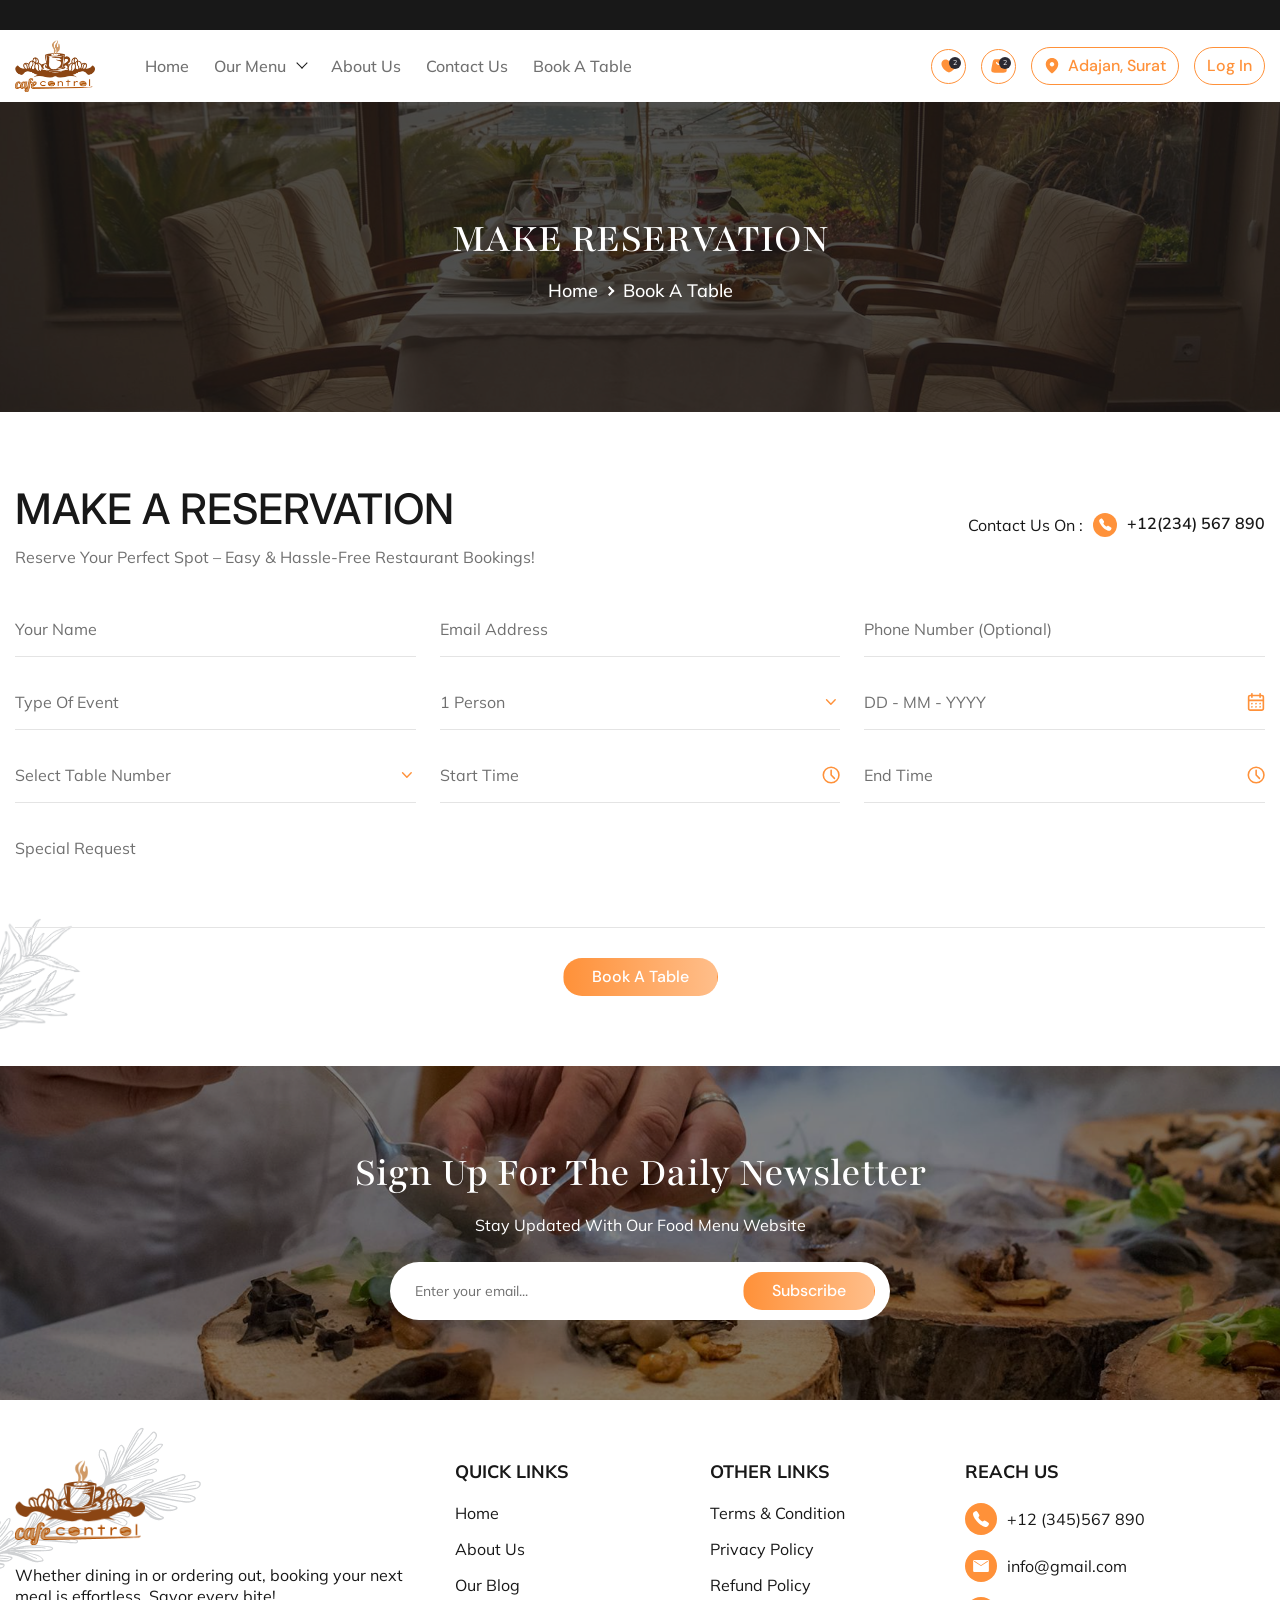
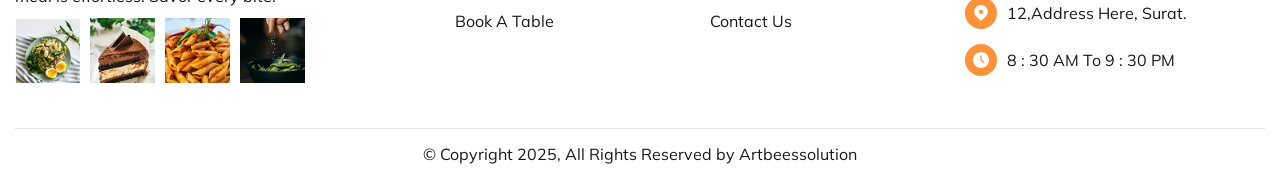
<file: book-table.html>
<!DOCTYPE html>
<html lang="en">

<head>
    <meta charset="UTF-8">
    <meta http-equiv="X-UA-Compatible" content="IE=edge">
    <meta name="author" content="cafe">
    <meta name="viewport" content="width=device-width, initial-scale=1, maximum-scale=1, user-scalable=0" />
    <title>Cafe - Store</title>
    <meta name="description" content="cafe">
    <meta name="keywords" content="cafe">
    <link rel="icon" href="assets/images/favicon.png">
    <link
        href="https://fonts.googleapis.com/css2?family=DM+Sans:ital,opsz,wght@0,9..40,100..1000;1,9..40,100..1000&family=Inter:ital,opsz,wght@0,14..32,100..900;1,14..32,100..900&family=Mulish:ital,wght@0,200..1000;1,200..1000&family=Playfair:ital,opsz,wght@0,5..1200,300..900;1,5..1200,300..900&display=swap"
        rel="stylesheet">
    <link href="https://cdn.jsdelivr.net/npm/bootstrap@5.3.3/dist/css/bootstrap.min.css" rel="stylesheet"
        integrity="sha384-QWTKZyjpPEjISv5WaRU9OFeRpok6YctnYmDr5pNlyT2bRjXh0JMhjY6hW+ALEwIH" crossorigin="anonymous">
    <link rel="stylesheet" href="assets/css/swiper-bundle.min.css">
    <link rel="stylesheet" href="assets/css/main-style.css">
    <link rel="stylesheet" href="assets/css/responsive.css">
</head>

<body>
    <div class="overlay"></div>
    <header class="site-header">
        <div class="announcebar"></div>
        <div class="main-navigationbar sticky_header" id="header-sticky">
            <div class="container">
                <div class="navigationbar-row d-flex align-items-center">
                    <div class="logo-col">
                        <h1>
                            <a href="index.html" tabindex="0">
                                <img src="assets/images/logo.png" alt="logo" loading="lazy">
                            </a>
                        </h1>
                    </div>
                    <div class="menu-item-left menu-items-col">
                        <ul class="main-nav d-flex align-items-center">
                            <li class="menu-lnk">
                                <a href="index.html" tabindex="0">Home</a>
                            </li>
                            <li class="menu-lnk has-item">
                                <a href="javascript:;" tabindex="0">Our Menu</a>
                                <div class="mega-menu menu-dropdown">
                                    <div class="mega-menu-container container">
                                        <div class="row">
                                            <div class="col-xl-2 col-md-3 col-12">
                                                <ul class="megamenu-list arrow-list">
                                                    <li class="list-title"><span>Chinese</span></li>
                                                    <li><a href="javascript:;" tabindex="0"> Hakka Noodles </a></li>
                                                    <li><a href="javascript:;" tabindex="0"> Manchurian (Veg/Chicken)
                                                        </a></li>
                                                    <li><a href="javascript:;" tabindex="0">Schezwan Fried Rice</a></li>
                                                    <li><a href="javascript:;" tabindex="0"> Schezwan Fried Rice </a>
                                                    </li>
                                                    <li><a href="javascript:;" tabindex="0"> Hot & Sour Soup </a></li>
                                                    <li><a href="javascript:;" tabindex="0"> Chilli Paneer </a></li>
                                                </ul>
                                            </div>
                                            <div class="col-xl-2 col-md-3 col-12">
                                                <ul class="megamenu-list arrow-list">
                                                    <li class="list-title"><span>Italian</span></li>
                                                    <li><a href="javascript:;" tabindex="0"> Margherita Pizza </a></li>
                                                    <li><a href="javascript:;" tabindex="0"
                                                            class="d-flex align-items-center">
                                                            Alfredo Pasta
                                                            <img src="/assets/images/fire.gif" alt="offer-fire"
                                                                loading="lazy">
                                                        </a></li>
                                                    <li><a href="javascript:;" tabindex="0">Arrabbiata Pasta</a></li>
                                                    <li><a href="javascript:;" tabindex="0"> Lasagna</a></li>
                                                    <li><a href="javascript:;" tabindex="0"> Garlic Bread with Cheese
                                                        </a></li>
                                                    <li><a href="javascript:;" tabindex="0">Bruschetta </a></li>
                                                </ul>
                                            </div>
                                            <div class="col-xl-2 col-md-3 col-12">
                                                <ul class="megamenu-list arrow-list">
                                                    <li class="list-title"><span>Indian</span></li>
                                                    <li><a href="javascript:;" tabindex="0"> Paneer Butter Masala </a>
                                                    </li>
                                                    <li><a href="javascript:;" tabindex="0"
                                                            class="d-flex align-items-center">
                                                            Dal Tadka
                                                            <img src="/assets/images/fire.gif" alt="offer-fire"
                                                                loading="lazy">
                                                        </a></li>
                                                    <li><a href="javascript:;" tabindex="0">Biryani (Veg/Chicken)</a>
                                                    </li>
                                                    <li><a href="javascript:;" tabindex="0"> Chole Bhature</a></li>
                                                    <li><a href="javascript:;" tabindex="0"> Masala Dosa</a></li>
                                                    <li><a href="javascript:;" tabindex="0">Butter Naan </a></li>
                                                </ul>
                                            </div>
                                            <div class="col-xl-2 col-md-3 col-12">
                                                <ul class="megamenu-list arrow-list">
                                                    <li class="list-title"><span>Soup</span></li>
                                                    <li><a href="javascript:;" tabindex="0"> Tomato Soup </a></li>
                                                    <li><a href="javascript:;" tabindex="0">Sweet Corn Soup </a></li>
                                                    <li><a href="javascript:;" tabindex="0">Manchow Soup</a></li>
                                                    <li><a href="javascript:;" tabindex="0"
                                                            class="d-flex align-items-center">
                                                            creamy mushroom
                                                            <img src="/assets/images/fire.gif" alt="offer-fire"
                                                                loading="lazy">
                                                        </a></li>
                                                    <li><a href="javascript:;" tabindex="0"> Lemon Coriander</a></li>
                                                    <li><a href="javascript:;" tabindex="0"> mix vegetables </a></li>
                                                </ul>
                                            </div>
                                            <div class="col-xl-2 col-md-3 col-12">
                                                <ul class="megamenu-list arrow-list">
                                                    <li class="list-title"><span>Fast-Food</span></li>
                                                    <li><a href="javascript:;" tabindex="0"> pizza </a></li>
                                                    <li><a href="javascript:;" tabindex="0"> Veg/Chicken Burger </a>
                                                    </li>
                                                    <li><a href="javascript:;" tabindex="0">sandwich</a></li>
                                                    <li><a href="javascript:;" tabindex="0"> Hot Dog </a></li>
                                                    <li><a href="javascript:;" tabindex="0">Noodles </a></li>
                                                    <li><a href="javascript:;" tabindex="0"> dumplings-momos </a></li>
                                                </ul>
                                            </div>
                                            <div class="col-xl-2 col-md-3 col-12">
                                                <ul class="megamenu-list arrow-list">
                                                    <li class="list-title"><span>Beverage-drinks</span></li>
                                                    <li><a href="javascript:;" tabindex="0"> Milkshakes </a></li>
                                                    <li><a href="javascript:;" tabindex="0"> Cold Drinks </a></li>
                                                    <li><a href="javascript:;" tabindex="0">Coffee & Tea</a></li>
                                                    <li><a href="javascript:;" tabindex="0"
                                                            class="d-flex align-items-center">
                                                            Mocktails
                                                            <img src="/assets/images/fire.gif" alt="offer-fire"
                                                                loading="lazy">
                                                        </a></li>
                                                    <li><a href="javascript:;" tabindex="0"> Energy Drinks </a></li>
                                                    <li><a href="javascript:;" tabindex="0"> Hot Beverages</a></li>
                                                </ul>
                                            </div>
                                        </div>
                                    </div>
                                </div>
                            </li>
                            <li class="menu-lnk ">
                                <a href="about-us.html" tabindex="0">About Us</a>
                            </li>
                            <li class="menu-lnk">
                                <a href="contact-us.html" tabindex="0">Contact Us</a>
                            </li>
                            <li class="menu-lnk">
                                <a href="book-table.html" tabindex="0">Book a Table</a>
                            </li>

                        </ul>
                    </div>
                    <ul class="menu-item-right d-flex align-items-center justify-content-end">
                        <li class="wishlist-header">
                            <a href="wishlist.html" tabindex="0">
                                <svg xmlns="http://www.w3.org/2000/svg" width="22" height="19" viewBox="0 0 22 19"
                                    fill="none">
                                    <path
                                        d="M6.31315 0.66797C3.14909 0.66797 0.583984 3.23307 0.583984 6.39714C0.583984 12.1263 7.35482 17.3346 11.0007 18.5461C14.6465 17.3346 21.4173 12.1263 21.4173 6.39714C21.4173 3.23307 18.8522 0.66797 15.6882 0.66797C13.7507 0.66797 12.0371 1.62995 11.0007 3.10234C10.4723 2.34994 9.77042 1.73589 8.95448 1.31215C8.13855 0.888409 7.23255 0.66745 6.31315 0.66797Z"
                                        fill="#FF9139" />
                                </svg>
                                <span class="count">2</span>
                            </a>
                        </li>
                        <li class="cart-header">
                            <a href="cart.html" class="main-cart flex align-center" tabindex="0">
                                <div class="cart-icon">
                                    <svg xmlns="http://www.w3.org/2000/svg" width="20" height="18" viewBox="0 0 20 18"
                                        fill="none">
                                        <path fill-rule="evenodd" clip-rule="evenodd"
                                            d="M3.3056 1.38776C2.4379 2.10859 2.20873 3.32734 1.75144 5.76588L0.970188 9.93255C0.32748 13.3617 0.00664634 15.0763 0.943105 16.2055C1.8806 17.3346 3.62435 17.3346 7.11394 17.3346H12.8848C16.3744 17.3346 18.1181 17.3346 19.0556 16.2055C19.9931 15.0763 19.6702 13.3617 19.0285 9.93255L18.2473 5.76588C17.7889 3.32839 17.5608 2.10859 16.6931 1.38776C15.8254 0.667969 14.5848 0.667969 12.1035 0.667969H7.89519C5.41394 0.667969 4.17331 0.667969 3.3056 1.38776ZM7.78894 4.57526C7.95047 5.03259 8.24984 5.42857 8.64581 5.70866C9.04178 5.98875 9.51486 6.13915 9.99988 6.13915C10.4849 6.13915 10.958 5.98875 11.3539 5.70866C11.7499 5.42857 12.0493 5.03259 12.2108 4.57526C12.2837 4.38515 12.4279 4.23099 12.6127 4.1456C12.7975 4.06022 13.0083 4.05035 13.2003 4.1181C13.3923 4.18585 13.5503 4.32587 13.6406 4.50834C13.7308 4.69082 13.7463 4.90133 13.6837 5.09505C13.4144 5.85686 12.9155 6.51644 12.2558 6.98296C11.596 7.44947 10.8079 7.69998 9.99988 7.69998C9.19186 7.69998 8.40371 7.44947 7.74397 6.98296C7.08423 6.51644 6.58535 5.85686 6.31602 5.09505C6.27986 4.99789 6.2634 4.8945 6.2676 4.79092C6.27181 4.68733 6.29658 4.58561 6.34049 4.4917C6.38439 4.39778 6.44655 4.31354 6.52334 4.24389C6.60013 4.17424 6.69002 4.12057 6.78776 4.08601C6.8855 4.05145 6.98915 4.03668 7.09265 4.04258C7.19616 4.04848 7.29745 4.07492 7.39064 4.12036C7.48382 4.1658 7.56703 4.22933 7.63541 4.30725C7.70379 4.38517 7.75598 4.47696 7.78894 4.57526Z"
                                            fill="#FF9139" />
                                    </svg>
                                    <span class="count">2</span>
                                </div>
                            </a>
                        </li>
                        <li class="location">
                            <a href="javascript:;" tabindex="0" class="btn btn-white location-btn">
                                <svg xmlns="http://www.w3.org/2000/svg" width="18" height="23" viewBox="0 0 18 23"
                                    fill="none">
                                    <path
                                        d="M7.115 20.811C7.721 21.311 8.353 21.768 9 22.214C9.6484 21.7739 10.2773 21.3058 10.885 20.811C11.898 19.9792 12.8513 19.0773 13.738 18.112C15.782 15.877 18 12.637 18 9C18 7.8181 17.7672 6.64778 17.3149 5.55585C16.8626 4.46392 16.1997 3.47177 15.364 2.63604C14.5282 1.80031 13.5361 1.13738 12.4442 0.685084C11.3522 0.232792 10.1819 0 9 0C7.8181 0 6.64778 0.232792 5.55585 0.685084C4.46392 1.13738 3.47177 1.80031 2.63604 2.63604C1.80031 3.47177 1.13738 4.46392 0.685084 5.55585C0.232792 6.64778 -1.76116e-08 7.8181 0 9C0 12.637 2.218 15.876 4.262 18.112C5.14862 19.0777 6.10197 19.9789 7.115 20.811ZM9 12.25C8.13805 12.25 7.3114 11.9076 6.7019 11.2981C6.09241 10.6886 5.75 9.86195 5.75 9C5.75 8.13805 6.09241 7.3114 6.7019 6.7019C7.3114 6.09241 8.13805 5.75 9 5.75C9.86195 5.75 10.6886 6.09241 11.2981 6.7019C11.9076 7.3114 12.25 8.13805 12.25 9C12.25 9.86195 11.9076 10.6886 11.2981 11.2981C10.6886 11.9076 9.86195 12.25 9 12.25Z"
                                        fill="#FF9139" />
                                </svg>
                                <span>Adajan, surat</span>
                            </a>
                        </li>
                        <li class="profile-header">
                            <a href="javascript:;" tabindex="0" class="btn btn-white sign-in-btn">
                                <svg xmlns="http://www.w3.org/2000/svg" width="18" height="18" viewBox="0 0 18 18"
                                    fill="none">
                                    <path fill-rule="evenodd" clip-rule="evenodd"
                                        d="M5 4C5 2.93913 5.42143 1.92172 6.17157 1.17157C6.92172 0.421427 7.93913 0 9 0C10.0609 0 11.0783 0.421427 11.8284 1.17157C12.5786 1.92172 13 2.93913 13 4C13 5.06087 12.5786 6.07828 11.8284 6.82843C11.0783 7.57857 10.0609 8 9 8C7.93913 8 6.92172 7.57857 6.17157 6.82843C5.42143 6.07828 5 5.06087 5 4ZM5 10C3.67392 10 2.40215 10.5268 1.46447 11.4645C0.526784 12.4021 0 13.6739 0 15C0 15.7956 0.316071 16.5587 0.87868 17.1213C1.44129 17.6839 2.20435 18 3 18H15C15.7956 18 16.5587 17.6839 17.1213 17.1213C17.6839 16.5587 18 15.7956 18 15C18 13.6739 17.4732 12.4021 16.5355 11.4645C15.5979 10.5268 14.3261 10 13 10H5Z"
                                        fill="#FF9139" />
                                </svg>
                                <span>log in</span>
                            </a>
                        </li>
                        <li class="mobile-menu mobile-only">
                            <button class="mobile-menu-button">
                                <div class="one"></div>
                                <div class="two"></div>
                                <div class="three"></div>
                            </button>
                        </li>
                    </ul>
                </div>
            </div>
        </div>
    </header>   
    <main>
        <section class="common-banner-sec" style="background-image: url(assets/images/common-banner-3.png);">
            <div class="container">
                <div class="common-banner-content">
                    <div class="section-title text-center">
                        <h2>Make Reservation</h2>
                    </div>
                    <ul class="filter-cat d-flex  align-items-center justify-content-center">
                        <li><a href="index.html">Home</a></li>
                        <li><a href="book-table.html">Book a Table</a></li>
                    </ul>
                </div>
            </div>
        </section>  
        <section class="book-reservation-sec pt pb">
            <img src="assets/images/category-bg-8.png" alt="category-bg" class="inner-page-bg bg-images category-bg-image" loading="lazy">
            <div class="container"> 
                <div class="section-title d-flex align-items-center justify-content-between">
                    <div class="section-content">
                        <h2>Make a Reservation</h2>
                        <p>Reserve Your Perfect Spot – Easy & Hassle-Free Restaurant Bookings!</p>
                    </div> 
                    <div class="contact d-flex align-items-center">
                        <span>Contact Us On :</span>
                        <div class="contact-icon d-flex">
                            <svg xmlns="http://www.w3.org/2000/svg" width="35" height="35" viewBox="0 0 35 35" fill="none">
                                <rect width="35" height="35" rx="17.5" fill="#FF923B"/>
                                <path d="M23.4231 25.9998C22.6387 25.9998 21.5367 25.7162 19.8867 24.7945C17.8801 23.6695 16.3281 22.6308 14.3325 20.6408C12.4083 18.7182 11.472 17.4734 10.1615 15.0892C8.68099 12.3972 8.93336 10.9861 9.21547 10.383C9.55143 9.66224 10.0473 9.23112 10.6883 8.80321C11.0524 8.56472 11.4377 8.36028 11.8393 8.19249C11.8795 8.17521 11.9168 8.15874 11.9502 8.14387C12.1491 8.05427 12.4505 7.91887 12.8323 8.06351C13.0871 8.15914 13.3145 8.35481 13.6706 8.70638C14.4008 9.42639 15.3986 11.0299 15.7667 11.8174C16.0139 12.3482 16.1774 12.6986 16.1778 13.0915C16.1778 13.5516 15.9464 13.9063 15.6655 14.2893C15.6128 14.3612 15.5606 14.4299 15.5099 14.4966C15.2041 14.8984 15.137 15.0145 15.1812 15.2218C15.2708 15.6385 15.9391 16.8788 17.0374 17.9745C18.1357 19.0702 19.3405 19.6962 19.7589 19.7853C19.9751 19.8316 20.0936 19.7616 20.5084 19.445C20.5678 19.3996 20.6289 19.3526 20.6928 19.3056C21.1212 18.987 21.4596 18.7616 21.9089 18.7616H21.9113C22.3023 18.7616 22.6371 18.9311 23.1916 19.2108C23.915 19.5756 25.5671 20.5604 26.2916 21.2913C26.6441 21.6464 26.8406 21.8731 26.9366 22.1274C27.0813 22.5103 26.9451 22.8104 26.8563 23.0113C26.8414 23.0447 26.8249 23.0812 26.8076 23.1218C26.6385 23.5226 26.4328 23.907 26.1932 24.2701C25.766 24.909 25.3332 25.4036 24.6106 25.7399C24.2396 25.9154 23.8335 26.0043 23.4231 25.9998Z" fill="white"/>
                            </svg> 
                            <a href="tel: +12(234) 567 890">+12(234) 567 890</a>
                        </div>
                    </div>
                </div>
                <div class="reservation-form">
                    <div class="row">
                        <div class="col-md-4 col-sm-6 col-12">
                            <div class="form-group">
                                <label class="control-label" for="name">Your Name</label>
                                <input id="name" name="name" type="text" placeholder=" " class="form-control input-md">
                            </div>
                        </div> 
                        <div class="col-md-4 col-sm-6 col-12">
                            <div class="form-group">
                                <label class="control-label" for="email">Email Address</label>
                                <input id="email" name="email" type="text" placeholder=" " class="form-control input-md">
                            </div>
                        </div> 
                        <div class="col-md-4 col-sm-6 col-12">
                            <div class="form-group">
                                <label class="control-label" for="phone">Phone Number (optional)</label>
                                <input id="phone" name="phone" type="tel" placeholder=" " class="form-control input-md">
                            </div>
                        </div> 
                        <div class="col-md-4 col-sm-6 col-12">
                            <div class="form-group">
                                <label class="control-label" for="event">Type Of Event</label>
                                <input id="event" name="event" type="text" placeholder=" " class="form-control input-md">
                            </div>
                        </div> 
                        <div class="col-md-4 col-sm-6 col-12">
                            <div class="form-group">
                                <label class="person control-label d-flex justify-content-between align-items-center" for="person">
                                    1 person
                                    <svg xmlns="http://www.w3.org/2000/svg" width="25" height="24" viewBox="0 0 25 24" fill="none">
                                        <path d="M18.334 9L12.334 15L6.33398 9" stroke="#FF9139" stroke-width="2" stroke-linecap="round" stroke-linejoin="round"/>
                                    </svg>
                                </label>
                                <input id="person" name="person" type="text" placeholder=" " class="form-control input-md">
                            </div>
                        </div>
                        <div class="col-md-4 col-sm-6 col-12">
                            <div class="form-group">
                                <label class="control-label d-flex justify-content-between align-items-center" for="date">
                                    DD - MM - YYYY
                                    <svg xmlns="http://www.w3.org/2000/svg" width="20" height="22" viewBox="0 0 20 22" fill="none">
                                        <path d="M10 18C10.1978 18 10.3911 17.9414 10.5556 17.8315C10.72 17.7216 10.8482 17.5654 10.9239 17.3827C10.9996 17.2 11.0194 16.9989 10.9808 16.8049C10.9422 16.6109 10.847 16.4327 10.7071 16.2929C10.5673 16.153 10.3891 16.0578 10.1951 16.0192C10.0011 15.9806 9.80004 16.0004 9.61732 16.0761C9.43459 16.1518 9.27841 16.28 9.16853 16.4444C9.05865 16.6089 9 16.8022 9 17C9 17.2652 9.10536 17.5196 9.29289 17.7071C9.48043 17.8946 9.73478 18 10 18ZM15 18C15.1978 18 15.3911 17.9414 15.5556 17.8315C15.72 17.7216 15.8482 17.5654 15.9239 17.3827C15.9996 17.2 16.0194 16.9989 15.9808 16.8049C15.9422 16.6109 15.847 16.4327 15.7071 16.2929C15.5673 16.153 15.3891 16.0578 15.1951 16.0192C15.0011 15.9806 14.8 16.0004 14.6173 16.0761C14.4346 16.1518 14.2784 16.28 14.1685 16.4444C14.0586 16.6089 14 16.8022 14 17C14 17.2652 14.1054 17.5196 14.2929 17.7071C14.4804 17.8946 14.7348 18 15 18ZM15 14C15.1978 14 15.3911 13.9414 15.5556 13.8315C15.72 13.7216 15.8482 13.5654 15.9239 13.3827C15.9996 13.2 16.0194 12.9989 15.9808 12.8049C15.9422 12.6109 15.847 12.4327 15.7071 12.2929C15.5673 12.153 15.3891 12.0578 15.1951 12.0192C15.0011 11.9806 14.8 12.0004 14.6173 12.0761C14.4346 12.1518 14.2784 12.28 14.1685 12.4444C14.0586 12.6089 14 12.8022 14 13C14 13.2652 14.1054 13.5196 14.2929 13.7071C14.4804 13.8946 14.7348 14 15 14ZM10 14C10.1978 14 10.3911 13.9414 10.5556 13.8315C10.72 13.7216 10.8482 13.5654 10.9239 13.3827C10.9996 13.2 11.0194 12.9989 10.9808 12.8049C10.9422 12.6109 10.847 12.4327 10.7071 12.2929C10.5673 12.153 10.3891 12.0578 10.1951 12.0192C10.0011 11.9806 9.80004 12.0004 9.61732 12.0761C9.43459 12.1518 9.27841 12.28 9.16853 12.4444C9.05865 12.6089 9 12.8022 9 13C9 13.2652 9.10536 13.5196 9.29289 13.7071C9.48043 13.8946 9.73478 14 10 14ZM17 2H16V1C16 0.734784 15.8946 0.48043 15.7071 0.292893C15.5196 0.105357 15.2652 0 15 0C14.7348 0 14.4804 0.105357 14.2929 0.292893C14.1054 0.48043 14 0.734784 14 1V2H6V1C6 0.734784 5.89464 0.48043 5.70711 0.292893C5.51957 0.105357 5.26522 0 5 0C4.73478 0 4.48043 0.105357 4.29289 0.292893C4.10536 0.48043 4 0.734784 4 1V2H3C2.20435 2 1.44129 2.31607 0.87868 2.87868C0.316071 3.44129 0 4.20435 0 5V19C0 19.7956 0.316071 20.5587 0.87868 21.1213C1.44129 21.6839 2.20435 22 3 22H17C17.7956 22 18.5587 21.6839 19.1213 21.1213C19.6839 20.5587 20 19.7956 20 19V5C20 4.20435 19.6839 3.44129 19.1213 2.87868C18.5587 2.31607 17.7956 2 17 2ZM18 19C18 19.2652 17.8946 19.5196 17.7071 19.7071C17.5196 19.8946 17.2652 20 17 20H3C2.73478 20 2.48043 19.8946 2.29289 19.7071C2.10536 19.5196 2 19.2652 2 19V10H18V19ZM18 8H2V5C2 4.73478 2.10536 4.48043 2.29289 4.29289C2.48043 4.10536 2.73478 4 3 4H4V5C4 5.26522 4.10536 5.51957 4.29289 5.70711C4.48043 5.89464 4.73478 6 5 6C5.26522 6 5.51957 5.89464 5.70711 5.70711C5.89464 5.51957 6 5.26522 6 5V4H14V5C14 5.26522 14.1054 5.51957 14.2929 5.70711C14.4804 5.89464 14.7348 6 15 6C15.2652 6 15.5196 5.89464 15.7071 5.70711C15.8946 5.51957 16 5.26522 16 5V4H17C17.2652 4 17.5196 4.10536 17.7071 4.29289C17.8946 4.48043 18 4.73478 18 5V8ZM5 14C5.19778 14 5.39112 13.9414 5.55557 13.8315C5.72002 13.7216 5.84819 13.5654 5.92388 13.3827C5.99957 13.2 6.01937 12.9989 5.98079 12.8049C5.9422 12.6109 5.84696 12.4327 5.70711 12.2929C5.56725 12.153 5.38907 12.0578 5.19509 12.0192C5.00111 11.9806 4.80004 12.0004 4.61732 12.0761C4.43459 12.1518 4.27841 12.28 4.16853 12.4444C4.05865 12.6089 4 12.8022 4 13C4 13.2652 4.10536 13.5196 4.29289 13.7071C4.48043 13.8946 4.73478 14 5 14ZM5 18C5.19778 18 5.39112 17.9414 5.55557 17.8315C5.72002 17.7216 5.84819 17.5654 5.92388 17.3827C5.99957 17.2 6.01937 16.9989 5.98079 16.8049C5.9422 16.6109 5.84696 16.4327 5.70711 16.2929C5.56725 16.153 5.38907 16.0578 5.19509 16.0192C5.00111 15.9806 4.80004 16.0004 4.61732 16.0761C4.43459 16.1518 4.27841 16.28 4.16853 16.4444C4.05865 16.6089 4 16.8022 4 17C4 17.2652 4.10536 17.5196 4.29289 17.7071C4.48043 17.8946 4.73478 18 5 18Z" fill="#FF9139"/>
                                    </svg>
                                </label>
                                <input id="date" name="date" type="text" placeholder=" " class="form-control input-md">
                            </div>
                        </div>
                        <div class="col-md-4 col-sm-6 col-12">
                            <div class="form-group">
                                <label class="person control-label d-flex justify-content-between align-items-center" for="table">
                                    Select Table Number
                                    <svg xmlns="http://www.w3.org/2000/svg" width="25" height="24" viewBox="0 0 25 24" fill="none">
                                        <path d="M18.334 9L12.334 15L6.33398 9" stroke="#FF9139" stroke-width="2" stroke-linecap="round" stroke-linejoin="round"/>
                                    </svg>
                                </label>
                                <input id="table" name="table" type="text" placeholder=" " class="form-control input-md">
                            </div>
                        </div> 
                        <div class="col-md-4 col-sm-6 col-12">
                            <div class="form-group">
                                <label class="control-label d-flex justify-content-between align-items-center" for="start">
                                    Start Time
                                    <svg xmlns="http://www.w3.org/2000/svg" width="23" height="22" viewBox="0 0 23 22" fill="none">
                                        <path d="M11.668 21C17.191 21 21.668 16.523 21.668 11C21.668 5.477 17.191 1 11.668 1C6.14497 1 1.66797 5.477 1.66797 11C1.66797 16.523 6.14497 21 11.668 21Z" stroke="#FF9139" stroke-width="2" stroke-linejoin="round"/>
                                        <path d="M11.6719 5V11.005L15.9114 15.245" stroke="#FF9139" stroke-width="2" stroke-linecap="round" stroke-linejoin="round"/>
                                    </svg>
                                </label>
                                <input id="start" name="start" type="text" placeholder="" class="form-control input-md">
                            </div>
                        </div>
                        <div class="col-md-4 col-12">
                            <div class="form-group">
                                <label class="control-label d-flex justify-content-between align-items-center" for="end">
                                    End Time 
                                    <svg xmlns="http://www.w3.org/2000/svg" width="23" height="22" viewBox="0 0 23 22" fill="none">
                                        <path d="M11.668 21C17.191 21 21.668 16.523 21.668 11C21.668 5.477 17.191 1 11.668 1C6.14497 1 1.66797 5.477 1.66797 11C1.66797 16.523 6.14497 21 11.668 21Z" stroke="#FF9139" stroke-width="2" stroke-linejoin="round"/>
                                        <path d="M11.6719 5V11.005L15.9114 15.245" stroke="#FF9139" stroke-width="2" stroke-linecap="round" stroke-linejoin="round"/>
                                    </svg>
                                </label>
                                <input id="end" name="end" type="text" placeholder="" class="form-control input-md">
                            </div>
                        </div>
                        <div class="col-12">
                            <div class="form-group">
                                <label>Special Request</label>
                                <textarea class="form-control" name="message" placeholder=" " rows="5"></textarea>
                            </div>
                        </div> 
                        <a href="book-table.html" class="btn" tabindex="0">
                            <span>Book a table</span>
                        </a>
                    </div> 
                </div>  
            </div>
        </section>
        <section class="newsletter-sec"  style="background-image: url(assets/images/newsletter-bg.png);">
            <div class="container">
                <div class="newsletter-content">
                    <div class="section-title text-center"> 
                        <h2>Sign Up For The Daily newsletter</h2>
                        <p>Stay Updated With Our Food Menu Website</p> 
                    </div>
                    <form class="newsletter-form">
                        <div class="input-wrapper d-flex align-items-center">
                            <input type="email" placeholder="Enter your email...">
                            <button type="submit" class=" btn">
                                <span>Subscribe</span>
                                <svg xmlns="http://www.w3.org/2000/svg" width="40" height="40" viewBox="0 0 40 40" fill="none">
                                    <path fill-rule="evenodd" clip-rule="evenodd" d="M28.6143 11.3858L15.4142 20.5505L1.60749 15.9477C0.643763 15.6258 -0.00550973 14.7216 3.52419e-05 13.7057C0.00565318 12.6899 0.662368 11.7913 1.62982 11.4806L36.9289 0.113033C37.7679 -0.156701 38.6889 0.0646601 39.3122 0.687959C39.9354 1.31126 40.1568 2.23216 39.887 3.07128L28.5195 38.3702C28.2088 39.3377 27.3101 39.9944 26.2943 40C25.2785 40.0056 24.3743 39.3563 24.0524 38.3926L19.4272 24.519L28.6143 11.3858Z" fill="white"></path>
                                </svg>
                            </button>
                        </div>
                    </form>
                </div>
            </div>
        </section>
         <footer class="site-footer">
            <img src="assets/images/category-bg.png" alt="category-bg" class="bg-images category-bg-image" loading="lazy">
            <div class="container">
                <div class="footer-row d-flex">
                    <div class="footer-col footer-subscribe-col">
                        <div class="footer-widget set has-children1">
                            <div class="footer-logo">
                                <a href="index.html" tabindex="0">
                                    <img src="assets/images/logo.png" alt="logo" loading="lazy">
                                </a>
                            </div>
                           <p>Whether dining in or ordering out, booking your next meal is effortless. Savor every bite!</p>
                           <ul class="social-img d-flex align-items-center">
                                <li>
                                    <a href="https://www.instagram.com/" target="_blank" tabindex="0">
                                        <img src="./assets/images/social-media-img-1.png" alt="social-img" loading="lazy"> 
                                        <svg xmlns="http://www.w3.org/2000/svg" width="24" height="24" viewBox="0 0 24 24" fill="none">
                                            <path d="M17 0.75C18.6576 0.75 20.2473 1.40848 21.4194 2.58058C22.5915 3.75269 23.25 5.3424 23.25 7V17C23.25 18.6576 22.5915 20.2473 21.4194 21.4194C20.2473 22.5915 18.6576 23.25 17 23.25H7C5.3424 23.25 3.75269 22.5915 2.58058 21.4194C1.40848 20.2473 0.75 18.6576 0.75 17V7C0.75 5.3424 1.40848 3.75269 2.58058 2.58058C3.75269 1.40848 5.3424 0.75 7 0.75H17ZM12 7C10.6739 7 9.40215 7.52678 8.46447 8.46447C7.52678 9.40215 7 10.6739 7 12C7 13.3261 7.52678 14.5979 8.46447 15.5355C9.40215 16.4732 10.6739 17 12 17C13.3261 17 14.5979 16.4732 15.5355 15.5355C16.4732 14.5979 17 13.3261 17 12C17 10.6739 16.4732 9.40215 15.5355 8.46447C14.5979 7.52678 13.3261 7 12 7ZM12 9.5C12.663 9.5 13.2989 9.76339 13.7678 10.2322C14.2366 10.7011 14.5 11.337 14.5 12C14.5 12.663 14.2366 13.2989 13.7678 13.7678C13.2989 14.2366 12.663 14.5 12 14.5C11.337 14.5 10.7011 14.2366 10.2322 13.7678C9.76339 13.2989 9.5 12.663 9.5 12C9.5 11.337 9.76339 10.7011 10.2322 10.2322C10.7011 9.76339 11.337 9.5 12 9.5ZM17.625 5.125C17.2935 5.125 16.9755 5.2567 16.7411 5.49112C16.5067 5.72554 16.375 6.04348 16.375 6.375C16.375 6.70652 16.5067 7.02446 16.7411 7.25888C16.9755 7.4933 17.2935 7.625 17.625 7.625C17.9565 7.625 18.2745 7.4933 18.5089 7.25888C18.7433 7.02446 18.875 6.70652 18.875 6.375C18.875 6.04348 18.7433 5.72554 18.5089 5.49112C18.2745 5.2567 17.9565 5.125 17.625 5.125Z" fill="white"/>
                                        </svg>
                                    </a>
                                </li>
                                <li>
                                    <a href="https://www.instagram.com/" target="_blank" tabindex="0">
                                        <img src="./assets/images/social-media-img-2.png" alt="social-img" loading="lazy"> 
                                        <svg xmlns="http://www.w3.org/2000/svg" width="24" height="24" viewBox="0 0 24 24" fill="none">
                                            <path d="M17 0.75C18.6576 0.75 20.2473 1.40848 21.4194 2.58058C22.5915 3.75269 23.25 5.3424 23.25 7V17C23.25 18.6576 22.5915 20.2473 21.4194 21.4194C20.2473 22.5915 18.6576 23.25 17 23.25H7C5.3424 23.25 3.75269 22.5915 2.58058 21.4194C1.40848 20.2473 0.75 18.6576 0.75 17V7C0.75 5.3424 1.40848 3.75269 2.58058 2.58058C3.75269 1.40848 5.3424 0.75 7 0.75H17ZM12 7C10.6739 7 9.40215 7.52678 8.46447 8.46447C7.52678 9.40215 7 10.6739 7 12C7 13.3261 7.52678 14.5979 8.46447 15.5355C9.40215 16.4732 10.6739 17 12 17C13.3261 17 14.5979 16.4732 15.5355 15.5355C16.4732 14.5979 17 13.3261 17 12C17 10.6739 16.4732 9.40215 15.5355 8.46447C14.5979 7.52678 13.3261 7 12 7ZM12 9.5C12.663 9.5 13.2989 9.76339 13.7678 10.2322C14.2366 10.7011 14.5 11.337 14.5 12C14.5 12.663 14.2366 13.2989 13.7678 13.7678C13.2989 14.2366 12.663 14.5 12 14.5C11.337 14.5 10.7011 14.2366 10.2322 13.7678C9.76339 13.2989 9.5 12.663 9.5 12C9.5 11.337 9.76339 10.7011 10.2322 10.2322C10.7011 9.76339 11.337 9.5 12 9.5ZM17.625 5.125C17.2935 5.125 16.9755 5.2567 16.7411 5.49112C16.5067 5.72554 16.375 6.04348 16.375 6.375C16.375 6.70652 16.5067 7.02446 16.7411 7.25888C16.9755 7.4933 17.2935 7.625 17.625 7.625C17.9565 7.625 18.2745 7.4933 18.5089 7.25888C18.7433 7.02446 18.875 6.70652 18.875 6.375C18.875 6.04348 18.7433 5.72554 18.5089 5.49112C18.2745 5.2567 17.9565 5.125 17.625 5.125Z" fill="white"/>
                                        </svg>
                                    </a>
                                </li>
                                <li>
                                    <a href="https://www.instagram.com/" target="_blank" tabindex="0">
                                        <img src="./assets/images/social-media-img-3.png" alt="social-img" loading="lazy"> 
                                        <svg xmlns="http://www.w3.org/2000/svg" width="24" height="24" viewBox="0 0 24 24" fill="none">
                                            <path d="M17 0.75C18.6576 0.75 20.2473 1.40848 21.4194 2.58058C22.5915 3.75269 23.25 5.3424 23.25 7V17C23.25 18.6576 22.5915 20.2473 21.4194 21.4194C20.2473 22.5915 18.6576 23.25 17 23.25H7C5.3424 23.25 3.75269 22.5915 2.58058 21.4194C1.40848 20.2473 0.75 18.6576 0.75 17V7C0.75 5.3424 1.40848 3.75269 2.58058 2.58058C3.75269 1.40848 5.3424 0.75 7 0.75H17ZM12 7C10.6739 7 9.40215 7.52678 8.46447 8.46447C7.52678 9.40215 7 10.6739 7 12C7 13.3261 7.52678 14.5979 8.46447 15.5355C9.40215 16.4732 10.6739 17 12 17C13.3261 17 14.5979 16.4732 15.5355 15.5355C16.4732 14.5979 17 13.3261 17 12C17 10.6739 16.4732 9.40215 15.5355 8.46447C14.5979 7.52678 13.3261 7 12 7ZM12 9.5C12.663 9.5 13.2989 9.76339 13.7678 10.2322C14.2366 10.7011 14.5 11.337 14.5 12C14.5 12.663 14.2366 13.2989 13.7678 13.7678C13.2989 14.2366 12.663 14.5 12 14.5C11.337 14.5 10.7011 14.2366 10.2322 13.7678C9.76339 13.2989 9.5 12.663 9.5 12C9.5 11.337 9.76339 10.7011 10.2322 10.2322C10.7011 9.76339 11.337 9.5 12 9.5ZM17.625 5.125C17.2935 5.125 16.9755 5.2567 16.7411 5.49112C16.5067 5.72554 16.375 6.04348 16.375 6.375C16.375 6.70652 16.5067 7.02446 16.7411 7.25888C16.9755 7.4933 17.2935 7.625 17.625 7.625C17.9565 7.625 18.2745 7.4933 18.5089 7.25888C18.7433 7.02446 18.875 6.70652 18.875 6.375C18.875 6.04348 18.7433 5.72554 18.5089 5.49112C18.2745 5.2567 17.9565 5.125 17.625 5.125Z" fill="white"/>
                                        </svg>
                                    </a>
                                </li>
                                <li>
                                    <a href="https://www.instagram.com/" target="_blank" tabindex="0">
                                        <img src="./assets/images/social-media-img-4.png" alt="social-img" loading="lazy"> 
                                        <svg xmlns="http://www.w3.org/2000/svg" width="24" height="24" viewBox="0 0 24 24" fill="none">
                                            <path d="M17 0.75C18.6576 0.75 20.2473 1.40848 21.4194 2.58058C22.5915 3.75269 23.25 5.3424 23.25 7V17C23.25 18.6576 22.5915 20.2473 21.4194 21.4194C20.2473 22.5915 18.6576 23.25 17 23.25H7C5.3424 23.25 3.75269 22.5915 2.58058 21.4194C1.40848 20.2473 0.75 18.6576 0.75 17V7C0.75 5.3424 1.40848 3.75269 2.58058 2.58058C3.75269 1.40848 5.3424 0.75 7 0.75H17ZM12 7C10.6739 7 9.40215 7.52678 8.46447 8.46447C7.52678 9.40215 7 10.6739 7 12C7 13.3261 7.52678 14.5979 8.46447 15.5355C9.40215 16.4732 10.6739 17 12 17C13.3261 17 14.5979 16.4732 15.5355 15.5355C16.4732 14.5979 17 13.3261 17 12C17 10.6739 16.4732 9.40215 15.5355 8.46447C14.5979 7.52678 13.3261 7 12 7ZM12 9.5C12.663 9.5 13.2989 9.76339 13.7678 10.2322C14.2366 10.7011 14.5 11.337 14.5 12C14.5 12.663 14.2366 13.2989 13.7678 13.7678C13.2989 14.2366 12.663 14.5 12 14.5C11.337 14.5 10.7011 14.2366 10.2322 13.7678C9.76339 13.2989 9.5 12.663 9.5 12C9.5 11.337 9.76339 10.7011 10.2322 10.2322C10.7011 9.76339 11.337 9.5 12 9.5ZM17.625 5.125C17.2935 5.125 16.9755 5.2567 16.7411 5.49112C16.5067 5.72554 16.375 6.04348 16.375 6.375C16.375 6.70652 16.5067 7.02446 16.7411 7.25888C16.9755 7.4933 17.2935 7.625 17.625 7.625C17.9565 7.625 18.2745 7.4933 18.5089 7.25888C18.7433 7.02446 18.875 6.70652 18.875 6.375C18.875 6.04348 18.7433 5.72554 18.5089 5.49112C18.2745 5.2567 17.9565 5.125 17.625 5.125Z" fill="white"/>
                                        </svg>
                                    </a>
                                </li>
                           </ul>
                        </div>
                    </div>
                    <div class="footer-col">
                        <div class="footer-widget set has-children1">
                            <h2 class="footer-acnav"> <span> Quick Links </span>
                                <svg xmlns="http://www.w3.org/2000/svg" version="1.2" viewBox="0 0 10 5" width="10" height="5">
                                    <path class="a" d="m5.4 5.1q-0.3 0-0.5-0.2l-3.7-3.7c-0.3-0.3-0.3-0.7 0-1 0.2-0.3 0.7-0.3 0.9 0l3.3 3.2 3.2-3.2c0.2-0.3 0.7-0.3 0.9 0 0.3 0.3 0.3 0.7 0 1l-3.7 3.7q-0.2 0.2-0.4 0.2z"></path>
                                </svg>
                            </h2>
                            <ul class="footer-acnav-list">
                                <li><a href="index.html" tabindex="0">Home</a></li>
                                <li><a href="about-us.html" tabindex="0">About Us</a></li> 
                                <li><a href="blog.html" tabindex="0">our Blog</a></li>
                                <li><a href="book-table.html" tabindex="0">Book a table</a></li>
                            </ul>
                        </div>
                    </div>
                    <div class="footer-col">
                        <div class="footer-widget set has-children1">
                            <h2 class="footer-acnav"> <span> Other Links </span>
                                <svg xmlns="http://www.w3.org/2000/svg" version="1.2" viewBox="0 0 10 5" width="10" height="5">
                                    <path class="a" d="m5.4 5.1q-0.3 0-0.5-0.2l-3.7-3.7c-0.3-0.3-0.3-0.7 0-1 0.2-0.3 0.7-0.3 0.9 0l3.3 3.2 3.2-3.2c0.2-0.3 0.7-0.3 0.9 0 0.3 0.3 0.3 0.7 0 1l-3.7 3.7q-0.2 0.2-0.4 0.2z"></path>
                                </svg>
                            </h2>
                            <ul class="footer-acnav-list">
                                <li><a href="javascript:" tabindex="0">Terms & Condition</a></li>
                                <li><a href="javascript:void;" tabindex="0">Privacy Policy</a></li> 
                                <li><a href="javascript:void;" tabindex="0">Refund Policy</a></li>
                                <li><a href="contact-us.html" tabindex="0">Contact us</a></li>
                            </ul>
                        </div>
                    </div>
                    <div class="footer-col">
                        <div class="footer-widget set has-children1">
                            <h2 class="footer-acnav">
                                <span>reach us</span>
                                <svg xmlns="http://www.w3.org/2000/svg" version="1.2" viewBox="0 0 10 5" width="10" height="5">
                                    <path class="a" d="m5.4 5.1q-0.3 0-0.5-0.2l-3.7-3.7c-0.3-0.3-0.3-0.7 0-1 0.2-0.3 0.7-0.3 0.9 0l3.3 3.2 3.2-3.2c0.2-0.3 0.7-0.3 0.9 0 0.3 0.3 0.3 0.7 0 1l-3.7 3.7q-0.2 0.2-0.4 0.2z"></path>
                                </svg>
                            </h2>
                            <ul class="footer-acnav-list social-icons">
                                <li>  
                                    <a href="tel:+12 (345)567 890" class="d-flex align-items-center">
                                        <div class="social-icon-svg">
                                            <svg xmlns="http://www.w3.org/2000/svg" width="15" height="15" viewBox="0 0 15 15" fill="none">
                                                <path d="M12.0193 14.9999C11.3656 14.9999 10.4473 14.7635 9.07223 13.9954C7.40012 13.0579 6.10678 12.1924 4.44371 10.534C2.84026 8.93183 2.05997 7.89454 0.967892 5.90768C-0.265842 3.66435 -0.0555315 2.48845 0.179561 1.98587C0.459529 1.3852 0.872783 1.02593 1.40693 0.66934C1.71033 0.4706 2.03139 0.300235 2.36606 0.160406C2.39955 0.146008 2.43069 0.13228 2.45849 0.119892C2.62426 0.0452256 2.87542 -0.0676106 3.19357 0.0529266C3.40589 0.132615 3.59544 0.295675 3.89215 0.588647C4.50065 1.18865 5.33218 2.52494 5.63894 3.1812C5.84489 3.62351 5.98119 3.91547 5.98153 4.24293C5.98153 4.62631 5.78863 4.92196 5.55454 5.24105C5.51067 5.30098 5.46714 5.35824 5.42494 5.41382C5.17009 5.74864 5.11416 5.84541 5.151 6.01818C5.22568 6.36539 5.7826 7.399 6.69786 8.31207C7.61311 9.22513 8.61711 9.74679 8.96573 9.82112C9.1459 9.85963 9.2447 9.80137 9.5903 9.53753C9.63987 9.49969 9.69077 9.46052 9.74402 9.42134C10.101 9.15583 10.383 8.96799 10.7574 8.96799H10.7594C11.0853 8.96799 11.3642 9.10929 11.8264 9.34232C12.4292 9.64635 13.8059 10.467 14.4097 11.076C14.7034 11.372 14.8672 11.5609 14.9472 11.7728C15.0678 12.0919 14.9542 12.342 14.8802 12.5094C14.8678 12.5372 14.8541 12.5677 14.8397 12.6015C14.6987 12.9355 14.5273 13.2558 14.3277 13.5584C13.9717 14.0908 13.611 14.503 13.0089 14.7832C12.6997 14.9295 12.3613 15.0036 12.0193 14.9999Z" fill="white"/>
                                            </svg>
                                        </div> 
                                        +12 (345)567 890
                                    </a>
                                </li>
                                <li class="e-mail">  
                                    <a href="mailto:info@gmail.com" class="d-flex align-items-center">
                                        <div class="social-icon-svg">
                                            <svg xmlns="http://www.w3.org/2000/svg" width="17" height="13" viewBox="0 0 17 13" fill="none">
                                                <path d="M1.64315 13C1.21539 13 0.858507 12.857 0.572507 12.571C0.286507 12.285 0.143197 11.9278 0.142578 11.4994V1.50057C0.142578 1.07281 0.285888 0.715928 0.572507 0.429928C0.859126 0.143928 1.2157 0.000619047 1.64222 0H15.3572C15.7844 0 16.1409 0.143309 16.4269 0.429928C16.7129 0.716547 16.8562 1.07343 16.8569 1.50057V11.5004C16.8569 11.9275 16.7136 12.2844 16.4269 12.571C16.1403 12.8576 15.7837 13.0006 15.3572 13H1.64315ZM8.49972 6.46286C8.5771 6.46286 8.64953 6.45109 8.71701 6.42757C8.78386 6.40405 8.8501 6.37526 8.91572 6.34121L15.6284 1.94629C15.7163 1.89305 15.7735 1.82031 15.8001 1.72807C15.8268 1.63583 15.8218 1.5439 15.7853 1.45229C15.7618 1.33281 15.6838 1.24614 15.5513 1.19229C15.4194 1.13905 15.2916 1.14988 15.1678 1.22479L8.49972 5.57143L1.83258 1.22571C1.70877 1.15019 1.58372 1.1341 1.45744 1.17743C1.33115 1.22076 1.25005 1.30619 1.21415 1.43371C1.17824 1.52905 1.1736 1.62593 1.20022 1.72436C1.22684 1.82279 1.28379 1.89707 1.37108 1.94721L8.08372 6.34121C8.14934 6.37526 8.21558 6.40405 8.28243 6.42757C8.34991 6.45048 8.42234 6.46193 8.49972 6.46193" fill="white"/>
                                            </svg>
                                        </div> 
                                        info@gmail.com
                                    </a>
                                </li>
                                <li>  
                                    <a href="javascript:void;" class="d-flex align-items-center">
                                        <div class="social-icon-svg">
                                            <svg xmlns="http://www.w3.org/2000/svg" width="13" height="15" viewBox="0 0 13 15" fill="none">
                                                <path d="M10.9649 1.81956C8.49857 -0.606521 4.49983 -0.606521 2.03349 1.81956C1.44791 2.39165 0.982609 3.07503 0.664927 3.82952C0.347245 4.58401 0.183594 5.3944 0.183594 6.21304C0.183594 7.03169 0.347245 7.84207 0.664927 8.59657C0.982609 9.35106 1.44791 10.0344 2.03349 10.6065L6.49881 15L10.9649 10.6065C11.5505 10.0344 12.0158 9.35106 12.3335 8.59657C12.6512 7.84207 12.8148 7.03169 12.8148 6.21304C12.8148 5.3944 12.6512 4.58401 12.3335 3.82952C12.0158 3.07503 11.5505 2.39165 10.9649 1.81956ZM6.49881 8.28939C5.97143 8.28939 5.47643 8.08412 5.103 7.71148C4.73332 7.34102 4.52571 6.83903 4.52571 6.31568C4.52571 5.79232 4.73332 5.29033 5.103 4.91987C5.47564 4.54723 5.97143 4.34196 6.49881 4.34196C7.02618 4.34196 7.52198 4.54723 7.89462 4.91987C8.26429 5.29033 8.47191 5.79232 8.47191 6.31568C8.47191 6.83903 8.26429 7.34102 7.89462 7.71148C7.52198 8.08412 7.02618 8.28939 6.49881 8.28939Z" fill="white"/>
                                            </svg>
                                        </div> 
                                        12,Address here, surat.
                                    </a>
                                </li> 
                                <li>  
                                    <a href="javascript:void;" class="d-flex align-items-center">
                                        <div class="social-icon-svg">
                                            <svg xmlns="http://www.w3.org/2000/svg" width="16" height="16" viewBox="0 0 16 16" fill="none">
                                                <path fill-rule="evenodd" clip-rule="evenodd" d="M8.6 7.504V3.2H7.4V8L10.7944 11.3944L11.6424 10.5464L8.6 7.504ZM8 16C3.5816 16 0 12.4184 0 8C0 3.5816 3.5816 0 8 0C12.4184 0 16 3.5816 16 8C16 12.4184 12.4184 16 8 16Z" fill="white"/>
                                            </svg>
                                        </div> 
                                        8 : 30 AM  to  9 : 30 PM
                                    </a>
                                </li> 
                            </ul>
                        </div>
                    </div> 
                </div>
                <div class="footer-bottom"> 
                    <div class="footer-bottom-inner text-center">
                        <p>© Copyright 2025, All Rights Reserved by <a href="https://artbeessolution.com/" target="_blank" title="workdo">Artbeessolution</a>
                        </p> 
                    </div> 
                </div>
            </div> 
        </footer> 
    </main>

     <!-- sign-in-popup start here -->
    <div class="sign-in-popup">
        <div class="sign-in-inner d-flex justify-content-between" style="background-image: url(assets/images/popup-bg.png);">
            <button class="close-sub-btn common-close">
                <svg xmlns="http://www.w3.org/2000/svg" width="20" height="18" viewBox="0 0 20 18">
                    <path fill="#ffffff" d="M19.95 16.75l-.05-.4-1.2-1-5.2-4.2c-.1-.05-.3-.2-.6-.5l-.7-.55c-.15-.1-.5-.45-1-1.1l-.1-.1c.2-.15.4-.35.6-.55l1.95-1.85 1.1-1c1-1 1.7-1.65 2.1-1.9l.5-.35c.4-.25.65-.45.75-.45.2-.15.45-.35.65-.6s.3-.5.3-.7l-.3-.65c-.55.2-1.2.65-2.05 1.35-.85.75-1.65 1.55-2.5 2.5-.8.9-1.6 1.65-2.4 2.3-.8.65-1.4.95-1.9 1-.15 0-1.5-1.05-4.1-3.2C3.1 2.6 1.45 1.2.7.55L.45.1c-.1.05-.2.15-.3.3C.05.55 0 .7 0 .85l.05.35.05.4 1.2 1 5.2 4.15c.1.05.3.2.6.5l.7.6c.15.1.5.45 1 1.1l.1.1c-.2.15-.4.35-.6.55l-1.95 1.85-1.1 1c-1 1-1.7 1.65-2.1 1.9l-.5.35c-.4.25-.65.45-.75.45-.25.15-.45.35-.65.6-.15.3-.25.55-.25.75l.3.65c.55-.2 1.2-.65 2.05-1.35.85-.75 1.65-1.55 2.5-2.5.8-.9 1.6-1.65 2.4-2.3.8-.65 1.4-.95 1.9-1 .15 0 1.5 1.05 4.1 3.2 2.6 2.15 4.3 3.55 5.05 4.2l.2.45c.1-.05.2-.15.3-.3.1-.15.15-.3.15-.45z">
                    </path>
                </svg>
            </button> 
            <div class="sign-in-left-inner">
                <h2> <em>  “ Tasty Treats at Your Fingertips! ” </em></h2>
            </div>
            <div class="sign-in-right-inner">
                <div class="user-details d-flex align-items-center">
                    <svg xmlns="http://www.w3.org/2000/svg" width="46" height="46" viewBox="0 0 46 46" fill="none">
                        <rect width="46" height="46" rx="15" fill="#FFEBD9"/>
                        <path d="M22.9993 21.0846C25.1164 21.0846 26.8327 19.3684 26.8327 17.2513C26.8327 15.1342 25.1164 13.418 22.9993 13.418C20.8823 13.418 19.166 15.1342 19.166 17.2513C19.166 19.3684 20.8823 21.0846 22.9993 21.0846Z" fill="#FF9139"/>
                        <path d="M30.6673 28.2695C30.6673 30.651 30.6673 32.582 23.0007 32.582C15.334 32.582 15.334 30.651 15.334 28.2695C15.334 25.8881 18.7667 23.957 23.0007 23.957C27.2346 23.957 30.6673 25.8881 30.6673 28.2695Z" fill="#FF9139"/>
                    </svg>
                    <h3>sign in</h3>
                </div>
                <div class="form-group">
                    <label class="control-label" for="sigin-name">Your Name</label>
                    <input id="sigin-name" name="sigin-name" type="text" placeholder="John Doe" class="form-control input-md">
                </div>
                <div class="form-group">
                    <label class="control-label" for="sigin-phone">Mobile Number</label>
                    <input id="sigin-phone" name="sigin-phone" type="tel" placeholder="+12 555-123-4567" class="form-control input-md">
                </div>
                <button type="submit" class="btn w-100 submit-btn">
                    <span>Sign In</span>
                </button>
                <p>Don’t have an account? <a href="javascript:void;" tabindex="0" class="sign-out-btn">Sign Up</a> </p>
            </div> 
        </div>
    </div>  

    <!-- sign-out-popup start here -->
    <div class="sign-out-popup">
        <div class="sign-in-inner d-flex justify-content-between" style="background-image: url(assets/images/popup-bg.png);">
            <button class="close-sub-btn common-close">
                <svg xmlns="http://www.w3.org/2000/svg" width="20" height="18" viewBox="0 0 20 18">
                    <path fill="#ffffff" d="M19.95 16.75l-.05-.4-1.2-1-5.2-4.2c-.1-.05-.3-.2-.6-.5l-.7-.55c-.15-.1-.5-.45-1-1.1l-.1-.1c.2-.15.4-.35.6-.55l1.95-1.85 1.1-1c1-1 1.7-1.65 2.1-1.9l.5-.35c.4-.25.65-.45.75-.45.2-.15.45-.35.65-.6s.3-.5.3-.7l-.3-.65c-.55.2-1.2.65-2.05 1.35-.85.75-1.65 1.55-2.5 2.5-.8.9-1.6 1.65-2.4 2.3-.8.65-1.4.95-1.9 1-.15 0-1.5-1.05-4.1-3.2C3.1 2.6 1.45 1.2.7.55L.45.1c-.1.05-.2.15-.3.3C.05.55 0 .7 0 .85l.05.35.05.4 1.2 1 5.2 4.15c.1.05.3.2.6.5l.7.6c.15.1.5.45 1 1.1l.1.1c-.2.15-.4.35-.6.55l-1.95 1.85-1.1 1c-1 1-1.7 1.65-2.1 1.9l-.5.35c-.4.25-.65.45-.75.45-.25.15-.45.35-.65.6-.15.3-.25.55-.25.75l.3.65c.55-.2 1.2-.65 2.05-1.35.85-.75 1.65-1.55 2.5-2.5.8-.9 1.6-1.65 2.4-2.3.8-.65 1.4-.95 1.9-1 .15 0 1.5 1.05 4.1 3.2 2.6 2.15 4.3 3.55 5.05 4.2l.2.45c.1-.05.2-.15.3-.3.1-.15.15-.3.15-.45z">
                    </path>
                </svg>
            </button> 
            <div class="sign-in-left-inner">
                <h2> <em>  “ Tasty Treats at Your Fingertips! ” </em></h2>
            </div>
            <div class="sign-in-right-inner">
                <div class="user-details d-flex align-items-center">
                    <svg xmlns="http://www.w3.org/2000/svg" width="46" height="46" viewBox="0 0 46 46" fill="none">
                        <rect width="46" height="46" rx="15" fill="#FFEBD9"/>
                        <path d="M22.9993 21.0846C25.1164 21.0846 26.8327 19.3684 26.8327 17.2513C26.8327 15.1342 25.1164 13.418 22.9993 13.418C20.8823 13.418 19.166 15.1342 19.166 17.2513C19.166 19.3684 20.8823 21.0846 22.9993 21.0846Z" fill="#FF9139"/>
                        <path d="M30.6673 28.2695C30.6673 30.651 30.6673 32.582 23.0007 32.582C15.334 32.582 15.334 30.651 15.334 28.2695C15.334 25.8881 18.7667 23.957 23.0007 23.957C27.2346 23.957 30.6673 25.8881 30.6673 28.2695Z" fill="#FF9139"/>
                    </svg>
                    <h3>sign up</h3>
                </div>
                <div class="form-group">
                    <label class="control-label" for="signup-first-name">First Name</label>
                    <input id="signup-first-name" name="signup-first-name" type="text" placeholder="John" class="form-control input-md">
                </div>
                <div class="form-group">
                    <label class="control-label" for="signup-last-name">Last Name</label>
                    <input id="signup-last-name" name="signup-last-name" type="text" placeholder="Doe" class="form-control input-md">
                </div>
                <div class="form-group">
                    <label class="control-label" for="signup-phone">Mobile Number</label>
                    <input id="signup-phone" name="signup-phone" type="tel" placeholder="+12 555-123-4567" class="form-control input-md">
                </div>
                <div class="form-group">
                    <label class="control-label" for="sign-up-email">Email Address</label>
                    <input id="sign-up-email" name="sign-up-email" type="text" placeholder="johndoe@gmail.com" class="form-control input-md filled">
                </div>
                <button type="submit" class="btn w-100 submit-btn">
                    <span>Sign up</span>
                </button>
                <p>Already have an account?<a href="javascript:void;" tabindex="0" class="sign-in-btn">Sign in</a> </p>
            </div> 
        </div>
    </div> 

    <!-- location-popup start here -->
    <div class="location-popup">
        <div class="location-inner d-flex justify-content-between">
            <button class="close-sub-btn common-close">
                <svg xmlns="http://www.w3.org/2000/svg" width="20" height="18" viewBox="0 0 20 18">
                    <path fill="#ffffff" d="M19.95 16.75l-.05-.4-1.2-1-5.2-4.2c-.1-.05-.3-.2-.6-.5l-.7-.55c-.15-.1-.5-.45-1-1.1l-.1-.1c.2-.15.4-.35.6-.55l1.95-1.85 1.1-1c1-1 1.7-1.65 2.1-1.9l.5-.35c.4-.25.65-.45.75-.45.2-.15.45-.35.65-.6s.3-.5.3-.7l-.3-.65c-.55.2-1.2.65-2.05 1.35-.85.75-1.65 1.55-2.5 2.5-.8.9-1.6 1.65-2.4 2.3-.8.65-1.4.95-1.9 1-.15 0-1.5-1.05-4.1-3.2C3.1 2.6 1.45 1.2.7.55L.45.1c-.1.05-.2.15-.3.3C.05.55 0 .7 0 .85l.05.35.05.4 1.2 1 5.2 4.15c.1.05.3.2.6.5l.7.6c.15.1.5.45 1 1.1l.1.1c-.2.15-.4.35-.6.55l-1.95 1.85-1.1 1c-1 1-1.7 1.65-2.1 1.9l-.5.35c-.4.25-.65.45-.75.45-.25.15-.45.35-.65.6-.15.3-.25.55-.25.75l.3.65c.55-.2 1.2-.65 2.05-1.35.85-.75 1.65-1.55 2.5-2.5.8-.9 1.6-1.65 2.4-2.3.8-.65 1.4-.95 1.9-1 .15 0 1.5 1.05 4.1 3.2 2.6 2.15 4.3 3.55 5.05 4.2l.2.45c.1-.05.2-.15.3-.3.1-.15.15-.3.15-.45z">
                    </path>
                </svg>
            </button>
            <h2>Hungry? Let’s locate the bestspan <span> restaurants nearby! </span> </h2> 
            <p>Find the perfect restaurant near you in just one click. Select your location to start ordering or booking a table!</p> 
            <div class="address-select d-flex align-items-center">
                <a href="javascript:;" tabindex="0" class="btn">
                    <svg xmlns="http://www.w3.org/2000/svg" width="18" height="23" viewBox="0 0 18 23" fill="none">
                        <path d="M7.115 20.811C7.721 21.311 8.353 21.768 9 22.214C9.6484 21.7739 10.2773 21.3058 10.885 20.811C11.898 19.9792 12.8513 19.0773 13.738 18.112C15.782 15.877 18 12.637 18 9C18 7.8181 17.7672 6.64778 17.3149 5.55585C16.8626 4.46392 16.1997 3.47177 15.364 2.63604C14.5282 1.80031 13.5361 1.13738 12.4442 0.685084C11.3522 0.232792 10.1819 0 9 0C7.8181 0 6.64778 0.232792 5.55585 0.685084C4.46392 1.13738 3.47177 1.80031 2.63604 2.63604C1.80031 3.47177 1.13738 4.46392 0.685084 5.55585C0.232792 6.64778 -1.76116e-08 7.8181 0 9C0 12.637 2.218 15.876 4.262 18.112C5.14862 19.0777 6.10197 19.9789 7.115 20.811ZM9 12.25C8.13805 12.25 7.3114 11.9076 6.7019 11.2981C6.09241 10.6886 5.75 9.86195 5.75 9C5.75 8.13805 6.09241 7.3114 6.7019 6.7019C7.3114 6.09241 8.13805 5.75 9 5.75C9.86195 5.75 10.6886 6.09241 11.2981 6.7019C11.9076 7.3114 12.25 8.13805 12.25 9C12.25 9.86195 11.9076 10.6886 11.2981 11.2981C10.6886 11.9076 9.86195 12.25 9 12.25Z" fill="#FF9139"></path>
                    </svg>
                    <span>Use My Current Location</span> 
                </a>
                <span>OR</span>
                <div class="select-location d-flex align-items-center">
                    <li class="city-name">
                        <select class="list">
                            <option data-value="Medium"> Select City </option>
                            <option data-value="Medium">Surat</option>
                            <option data-value="Medium">japan</option>
                            <option data-value="Medium">canada</option>
                        </select>
                    </li>
                    <li class="city-outlet">
                        <select class="list">
                            <option data-value="Medium">Select Outlet</option>
                            <option data-value="Medium" >Outletng 1</option>
                            <option data-value="Medium" >Outletng 2</option>
                        </select>
                    </li>
                </div> 
            </div>
        </div>
    </div> 

    <!-- otp-popup start here -->
    <div class="otp-popup">
        <div class="sign-in-inner d-flex justify-content-between" style="background-image: url(assets/images/popup-bg.png);">
            <button class="close-sub-btn common-close">
                <svg xmlns="http://www.w3.org/2000/svg" width="20" height="18" viewBox="0 0 20 18">
                    <path fill="#ffffff" d="M19.95 16.75l-.05-.4-1.2-1-5.2-4.2c-.1-.05-.3-.2-.6-.5l-.7-.55c-.15-.1-.5-.45-1-1.1l-.1-.1c.2-.15.4-.35.6-.55l1.95-1.85 1.1-1c1-1 1.7-1.65 2.1-1.9l.5-.35c.4-.25.65-.45.75-.45.2-.15.45-.35.65-.6s.3-.5.3-.7l-.3-.65c-.55.2-1.2.65-2.05 1.35-.85.75-1.65 1.55-2.5 2.5-.8.9-1.6 1.65-2.4 2.3-.8.65-1.4.95-1.9 1-.15 0-1.5-1.05-4.1-3.2C3.1 2.6 1.45 1.2.7.55L.45.1c-.1.05-.2.15-.3.3C.05.55 0 .7 0 .85l.05.35.05.4 1.2 1 5.2 4.15c.1.05.3.2.6.5l.7.6c.15.1.5.45 1 1.1l.1.1c-.2.15-.4.35-.6.55l-1.95 1.85-1.1 1c-1 1-1.7 1.65-2.1 1.9l-.5.35c-.4.25-.65.45-.75.45-.25.15-.45.35-.65.6-.15.3-.25.55-.25.75l.3.65c.55-.2 1.2-.65 2.05-1.35.85-.75 1.65-1.55 2.5-2.5.8-.9 1.6-1.65 2.4-2.3.8-.65 1.4-.95 1.9-1 .15 0 1.5 1.05 4.1 3.2 2.6 2.15 4.3 3.55 5.05 4.2l.2.45c.1-.05.2-.15.3-.3.1-.15.15-.3.15-.45z">
                    </path>
                </svg>
            </button> 
            <div class="sign-in-left-inner">
                <h2> <em>  “ Tasty Treats at Your Fingertips! ” </em></h2>
            </div>
            <div class="sign-in-right-inner">
                <div class="user-details d-flex align-items-center">
                    <svg xmlns="http://www.w3.org/2000/svg" width="46" height="46" viewBox="0 0 46 46" fill="none">
                        <rect width="46" height="46" rx="15" fill="#FFEBD9"/>
                        <path d="M22.9993 21.0846C25.1164 21.0846 26.8327 19.3684 26.8327 17.2513C26.8327 15.1342 25.1164 13.418 22.9993 13.418C20.8823 13.418 19.166 15.1342 19.166 17.2513C19.166 19.3684 20.8823 21.0846 22.9993 21.0846Z" fill="#FF9139"/>
                        <path d="M30.6673 28.2695C30.6673 30.651 30.6673 32.582 23.0007 32.582C15.334 32.582 15.334 30.651 15.334 28.2695C15.334 25.8881 18.7667 23.957 23.0007 23.957C27.2346 23.957 30.6673 25.8881 30.6673 28.2695Z" fill="#FF9139"/>
                    </svg>
                    <h3>OTP VERIFICATION</h3>
                </div> 
                <p class="text-start">Enter the 4-digit OTP sent to your registered mobile number.</p>
                <div class="otp-inputs">
                    <input type="text" maxlength="1" placeholder="-">
                    <input type="text" maxlength="1" placeholder="-">
                    <input type="text" maxlength="1" placeholder="-">
                    <input type="text" maxlength="1" placeholder="-">
                </div>
                <button type="submit" class="btn w-100">
                    <span>Verify</span>
                </button>
                <p>Didn’t receive the OTP? <a href="javascript:void;" tabindex="0"> Resend OTP</a> </p>
            </div> 
        </div>
    </div>

    <!-- quick-view-popup start here -->
    <div class="quick-view-popup">
        <div class="quick-view-heading d-flex align-items-center justify-content-between">
            <h3>
                <a href="product.html" tabindex="0">Portable BBQ Oven</a>
            </h3>
            <button class="common-close quick-close-btn">
                <svg xmlns="http://www.w3.org/2000/svg" width="20" height="18" viewBox="0 0 20 18">
                    <path fill="#ffffff"
                        d="M19.95 16.75l-.05-.4-1.2-1-5.2-4.2c-.1-.05-.3-.2-.6-.5l-.7-.55c-.15-.1-.5-.45-1-1.1l-.1-.1c.2-.15.4-.35.6-.55l1.95-1.85 1.1-1c1-1 1.7-1.65 2.1-1.9l.5-.35c.4-.25.65-.45.75-.45.2-.15.45-.35.65-.6s.3-.5.3-.7l-.3-.65c-.55.2-1.2.65-2.05 1.35-.85.75-1.65 1.55-2.5 2.5-.8.9-1.6 1.65-2.4 2.3-.8.65-1.4.95-1.9 1-.15 0-1.5-1.05-4.1-3.2C3.1 2.6 1.45 1.2.7.55L.45.1c-.1.05-.2.15-.3.3C.05.55 0 .7 0 .85l.05.35.05.4 1.2 1 5.2 4.15c.1.05.3.2.6.5l.7.6c.15.1.5.45 1 1.1l.1.1c-.2.15-.4.35-.6.55l-1.95 1.85-1.1 1c-1 1-1.7 1.65-2.1 1.9l-.5.35c-.4.25-.65.45-.75.45-.25.15-.45.35-.65.6-.15.3-.25.55-.25.75l.3.65c.55-.2 1.2-.65 2.05-1.35.85-.75 1.65-1.55 2.5-2.5.8-.9 1.6-1.65 2.4-2.3.8-.65 1.4-.95 1.9-1 .15 0 1.5 1.05 4.1 3.2 2.6 2.15 4.3 3.55 5.05 4.2l.2.45c.1-.05.2-.15.3-.3.1-.15.15-.3.15-.45z">
                    </path>
                </svg>
            </button>
        </div>
        <div class="quick-view-inner">
            <div class="row no-gutters">
                <div class="col-12">
                    <div class="quick-view-left">
                        <div class="quickview-image-slider swiper">
                            <div class="swiper-wrapper">
                                <div class="swiper-slide">
                                    <div class="quickview-card">
                                        <div class="quickview-card-inner">
                                            <div class="quickview-card-image img-ratio">
                                                <img src="./assets/images/product-1.png" alt="popular-product"
                                                    loading="lazy">
                                            </div>
                                        </div>
                                    </div>
                                </div>
                                <div class="swiper-slide">
                                    <div class="quickview-card">
                                        <div class="quickview-card-inner">
                                            <div class="quickview-card-image img-ratio">
                                                <img src="./assets/images/product-2.png" alt="popular-product"
                                                    loading="lazy">
                                            </div>
                                        </div>
                                    </div>
                                </div>
                            </div>
                            <div class="arrow-wrapper">
                                <div class="quickview-arrow swiper-button-prev">
                                    <svg xmlns="http://www.w3.org/2000/svg" width="9" height="17" viewBox="0 0 9 17"
                                        fill="none">
                                        <path d="M9 0.333336L9 17L0.666665 8.66667L9 0.333336Z" fill="white"></path>
                                    </svg>
                                </div>
                                <div class="quickview-arrow swiper-button-next">
                                    <svg xmlns="http://www.w3.org/2000/svg" width="9" height="17" viewBox="0 0 9 17"
                                        fill="none">
                                        <path d="M9 0.333336L9 17L0.666665 8.66667L9 0.333336Z" fill="white"></path>
                                    </svg>
                                </div>
                            </div>
                        </div>
                    </div>
                </div>
                <div class="col-12">
                    <div class="quick-view-right">
                        <div class="section-title">
                            <div class="subtitle">Description :</div>
                            <p>A rich, velvety soup made with fresh mushrooms, garden vegetables, and a touch of
                                aromatic herbs. Slow-cooked for deep flavors, it’s the perfect warm and comforting start
                                to any meal! 🍄</p>
                        </div>
                        <div class="pro-itm-inner">
                            <h6>Extra Ingredients (Optional):</h6>
                            <div class="colors-checkbox">
                                <label class="check-label" for="available1">
                                    <span class="custom-checkbox">
                                        <input id="available1" type="checkbox">
                                        <span class="color"></span>
                                    </span>
                                    <div class="color-name">
                                        Extra Paneer
                                        <span class="color-count">₹ 30</span>
                                    </div>
                                </label>
                            </div>
                            <div class="colors-checkbox">
                                <label class="check-label" for="available2">
                                    <span class="custom-checkbox">
                                        <input id="available2" type="checkbox">
                                        <span class="color"></span>
                                    </span>
                                    <div class="color-name">
                                        Extra Cheese
                                        <span class="color-count">₹ 60</span>
                                    </div>
                                </label>
                            </div>
                            <div class="colors-checkbox">
                                <label class="check-label" for="color3">
                                    <span class="custom-checkbox">
                                        <input id="color3" type="checkbox">
                                        <span class="color"></span>
                                    </span>
                                    <div class="color-name">
                                        Garlic Croutons
                                        <span class="color-count">₹ 30</span>
                                    </div>
                                </label>
                            </div>
                            <div class="colors-checkbox">
                                <label class="check-label" for="color4">
                                    <span class="custom-checkbox">
                                        <input id="color4" type="checkbox">
                                        <span class="color"></span>
                                    </span>
                                    <div class="color-name">
                                        Fresh Herbs
                                        <span class="color-count">₹ 40</span>
                                    </div>
                                </label>
                            </div>
                            <div class="colors-checkbox">
                                <label class="check-labe2" for="color6">
                                    <span class="custom-checkbox">
                                        <input id="color6" type="checkbox">
                                        <span class="color"></span>
                                    </span>
                                    <div class="color-name">
                                        Extra Mushrooms
                                        <span class="color-count">₹ 20</span>
                                    </div>
                                </label>
                            </div>
                        </div>
                        <div class="quick-view-cart d-flex align-items-center">
                            <div class="pro-btn-wrapper">
                                <div class="pro-btn">
                                    <a href="javascript:;" tabindex="0" class="qv-btn">
                                        <svg xmlns="http://www.w3.org/2000/svg" width="23" height="20"
                                            viewBox="0 0 23 20" fill="none">
                                            <path
                                                d="M7 1C3.9625 1 1.5 3.4625 1.5 6.5C1.5 12 8 17 11.5 18.163C15 17 21.5 12 21.5 6.5C21.5 3.4625 19.0375 1 16 1C14.14 1 12.495 1.9235 11.5 3.337C10.9928 2.61469 10.319 2.0252 9.53568 1.61841C8.75238 1.21162 7.88263 0.999502 7 1Z"
                                                stroke="#707070" stroke-width="2" stroke-linecap="round"
                                                stroke-linejoin="round" />
                                        </svg>
                                    </a>
                                </div>
                            </div>
                            <a href="product.html" class="btn" tabindex="0">
                                <span>add to cart</span>
                            </a>
                        </div>
                    </div>
                </div>
            </div>
        </div>
    </div>

    <!-- mobile-menu start here -->
    <div class="mobile-menu-wrapper">
        <div class="menu-close-icon">
            <svg xmlns="http://www.w3.org/2000/svg" width="20" height="18" viewBox="0 0 20 18">
                <path fill="#24272a"
                    d="M19.95 16.75l-.05-.4-1.2-1-5.2-4.2c-.1-.05-.3-.2-.6-.5l-.7-.55c-.15-.1-.5-.45-1-1.1l-.1-.1c.2-.15.4-.35.6-.55l1.95-1.85 1.1-1c1-1 1.7-1.65 2.1-1.9l.5-.35c.4-.25.65-.45.75-.45.2-.15.45-.35.65-.6s.3-.5.3-.7l-.3-.65c-.55.2-1.2.65-2.05 1.35-.85.75-1.65 1.55-2.5 2.5-.8.9-1.6 1.65-2.4 2.3-.8.65-1.4.95-1.9 1-.15 0-1.5-1.05-4.1-3.2C3.1 2.6 1.45 1.2.7.55L.45.1c-.1.05-.2.15-.3.3C.05.55 0 .7 0 .85l.05.35.05.4 1.2 1 5.2 4.15c.1.05.3.2.6.5l.7.6c.15.1.5.45 1 1.1l.1.1c-.2.15-.4.35-.6.55l-1.95 1.85-1.1 1c-1 1-1.7 1.65-2.1 1.9l-.5.35c-.4.25-.65.45-.75.45-.25.15-.45.35-.65.6-.15.3-.25.55-.25.75l.3.65c.55-.2 1.2-.65 2.05-1.35.85-.75 1.65-1.55 2.5-2.5.8-.9 1.6-1.65 2.4-2.3.8-.65 1.4-.95 1.9-1 .15 0 1.5 1.05 4.1 3.2 2.6 2.15 4.3 3.55 5.05 4.2l.2.45c.1-.05.2-.15.3-.3.1-.15.15-.3.15-.45z">
                </path>
            </svg>
        </div>
        <div class="mobile-menu-bar">
            <ul>
                <li class="mobile-item">
                    <a href="index.html">home</a>
                </li>
                <li class="mobile-item has-children">
                    <a href="javascript:void;" tabindex="0" class="acnav-label">
                        Our Menu
                        <svg class="menu-open-arrow" xmlns="http://www.w3.org/2000/svg" width="20" height="11"
                            viewBox="0 0 20 11">
                            <path fill="#24272a"
                                d="M.268 1.076C.373.918.478.813.584.76l.21.474c.79.684 2.527 2.158 5.21 4.368 2.738 2.21 4.159 3.316 4.264 3.316.474-.053 1.158-.369 1.947-1.053.842-.631 1.632-1.42 2.474-2.368.895-.948 1.737-1.842 2.632-2.58.842-.789 1.578-1.262 2.105-1.42l.316.684c0 .21-.106.474-.316.737-.053.21-.263.421-.474.579-.053.052-.316.21-.737.474l-.526.368c-.421.263-1.105.947-2.158 2l-1.105 1.053-2.053 1.947c-1 .947-1.579 1.421-1.842 1.421-.263 0-.684-.263-1.158-.895-.526-.631-.842-1-1.052-1.105l-.737-.579c-.316-.316-.527-.474-.632-.474l-5.42-4.315L.267 2.339l-.105-.421-.053-.369c0-.157.053-.315.158-.473z">
                            </path>
                        </svg>
                        <svg class="close-menu-ioc" xmlns="http://www.w3.org/2000/svg" width="20" height="18"
                            viewBox="0 0 20 18">
                            <path fill="#24272a"
                                d="M19.95 16.75l-.05-.4-1.2-1-5.2-4.2c-.1-.05-.3-.2-.6-.5l-.7-.55c-.15-.1-.5-.45-1-1.1l-.1-.1c.2-.15.4-.35.6-.55l1.95-1.85 1.1-1c1-1 1.7-1.65 2.1-1.9l.5-.35c.4-.25.65-.45.75-.45.2-.15.45-.35.65-.6s.3-.5.3-.7l-.3-.65c-.55.2-1.2.65-2.05 1.35-.85.75-1.65 1.55-2.5 2.5-.8.9-1.6 1.65-2.4 2.3-.8.65-1.4.95-1.9 1-.15 0-1.5-1.05-4.1-3.2C3.1 2.6 1.45 1.2.7.55L.45.1c-.1.05-.2.15-.3.3C.05.55 0 .7 0 .85l.05.35.05.4 1.2 1 5.2 4.15c.1.05.3.2.6.5l.7.6c.15.1.5.45 1 1.1l.1.1c-.2.15-.4.35-.6.55l-1.95 1.85-1.1 1c-1 1-1.7 1.65-2.1 1.9l-.5.35c-.4.25-.65.45-.75.45-.25.15-.45.35-.65.6-.15.3-.25.55-.25.75l.3.65c.55-.2 1.2-.65 2.05-1.35.85-.75 1.65-1.55 2.5-2.5.8-.9 1.6-1.65 2.4-2.3.8-.65 1.4-.95 1.9-1 .15 0 1.5 1.05 4.1 3.2 2.6 2.15 4.3 3.55 5.05 4.2l.2.45c.1-.05.2-.15.3-.3.1-.15.15-.3.15-.45z">
                            </path>
                        </svg>
                    </a>
                    <ul class="mobile-menu-inner acnav-list">
                        <li class="menu-h-link menu-h-drop has-children">
                            <a href="javascript:void;" class="acnav-label" tabindex="0">
                                <span>Chinese</span>
                                <svg class="menu-open-arrow" xmlns="http://www.w3.org/2000/svg" width="20" height="11"
                                    viewBox="0 0 20 11">
                                    <path fill="#24272a"
                                        d="M.268 1.076C.373.918.478.813.584.76l.21.474c.79.684 2.527 2.158 5.21 4.368 2.738 2.21 4.159 3.316 4.264 3.316.474-.053 1.158-.369 1.947-1.053.842-.631 1.632-1.42 2.474-2.368.895-.948 1.737-1.842 2.632-2.58.842-.789 1.578-1.262 2.105-1.42l.316.684c0 .21-.106.474-.316.737-.053.21-.263.421-.474.579-.053.052-.316.21-.737.474l-.526.368c-.421.263-1.105.947-2.158 2l-1.105 1.053-2.053 1.947c-1 .947-1.579 1.421-1.842 1.421-.263 0-.684-.263-1.158-.895-.526-.631-.842-1-1.052-1.105l-.737-.579c-.316-.316-.527-.474-.632-.474l-5.42-4.315L.267 2.339l-.105-.421-.053-.369c0-.157.053-.315.158-.473z">
                                    </path>
                                </svg>
                                <svg class="close-menu-ioc" xmlns="http://www.w3.org/2000/svg" width="20" height="18"
                                    viewBox="0 0 20 18">
                                    <path fill="#24272a"
                                        d="M19.95 16.75l-.05-.4-1.2-1-5.2-4.2c-.1-.05-.3-.2-.6-.5l-.7-.55c-.15-.1-.5-.45-1-1.1l-.1-.1c.2-.15.4-.35.6-.55l1.95-1.85 1.1-1c1-1 1.7-1.65 2.1-1.9l.5-.35c.4-.25.65-.45.75-.45.2-.15.45-.35.65-.6s.3-.5.3-.7l-.3-.65c-.55.2-1.2.65-2.05 1.35-.85.75-1.65 1.55-2.5 2.5-.8.9-1.6 1.65-2.4 2.3-.8.65-1.4.95-1.9 1-.15 0-1.5-1.05-4.1-3.2C3.1 2.6 1.45 1.2.7.55L.45.1c-.1.05-.2.15-.3.3C.05.55 0 .7 0 .85l.05.35.05.4 1.2 1 5.2 4.15c.1.05.3.2.6.5l.7.6c.15.1.5.45 1 1.1l.1.1c-.2.15-.4.35-.6.55l-1.95 1.85-1.1 1c-1 1-1.7 1.65-2.1 1.9l-.5.35c-.4.25-.65.45-.75.45-.25.15-.45.35-.65.6-.15.3-.25.55-.25.75l.3.65c.55-.2 1.2-.65 2.05-1.35.85-.75 1.65-1.55 2.5-2.5.8-.9 1.6-1.65 2.4-2.3.8-.65 1.4-.95 1.9-1 .15 0 1.5 1.05 4.1 3.2 2.6 2.15 4.3 3.55 5.05 4.2l.2.45c.1-.05.2-.15.3-.3.1-.15.15-.3.15-.45z">
                                    </path>
                                </svg>
                            </a>
                            <ul class="acnav-list" style="display: none;">
                                <li>
                                    <a href="javascript:;" tabindex="0">Hakka Noodles</a>
                                </li>
                                <li>
                                    <a href="javascript:;" tabindex="0">Manchurian (Veg/Chicken)</a>
                                </li>
                                <li>
                                    <a href="javascript:;" tabindex="0">Schezwan Fried Rice</a>
                                </li>
                                <li>
                                    <a href="javascript:;" tabindex="0">Hot & Sour Soup </a>
                                </li>
                                <li>
                                    <a href="javascript:;" tabindex="0">Chilli Paneer</a>
                                </li>
                            </ul>
                        </li>
                        <li class="menu-h-link menu-h-drop has-children">
                            <a href="javascript:void;" class="acnav-label" tabindex="0">
                                <span>Italian</span>
                                <svg class="menu-open-arrow" xmlns="http://www.w3.org/2000/svg" width="20" height="11"
                                    viewBox="0 0 20 11">
                                    <path fill="#24272a"
                                        d="M.268 1.076C.373.918.478.813.584.76l.21.474c.79.684 2.527 2.158 5.21 4.368 2.738 2.21 4.159 3.316 4.264 3.316.474-.053 1.158-.369 1.947-1.053.842-.631 1.632-1.42 2.474-2.368.895-.948 1.737-1.842 2.632-2.58.842-.789 1.578-1.262 2.105-1.42l.316.684c0 .21-.106.474-.316.737-.053.21-.263.421-.474.579-.053.052-.316.21-.737.474l-.526.368c-.421.263-1.105.947-2.158 2l-1.105 1.053-2.053 1.947c-1 .947-1.579 1.421-1.842 1.421-.263 0-.684-.263-1.158-.895-.526-.631-.842-1-1.052-1.105l-.737-.579c-.316-.316-.527-.474-.632-.474l-5.42-4.315L.267 2.339l-.105-.421-.053-.369c0-.157.053-.315.158-.473z">
                                    </path>
                                </svg>
                                <svg class="close-menu-ioc" xmlns="http://www.w3.org/2000/svg" width="20" height="18"
                                    viewBox="0 0 20 18">
                                    <path fill="#24272a"
                                        d="M19.95 16.75l-.05-.4-1.2-1-5.2-4.2c-.1-.05-.3-.2-.6-.5l-.7-.55c-.15-.1-.5-.45-1-1.1l-.1-.1c.2-.15.4-.35.6-.55l1.95-1.85 1.1-1c1-1 1.7-1.65 2.1-1.9l.5-.35c.4-.25.65-.45.75-.45.2-.15.45-.35.65-.6s.3-.5.3-.7l-.3-.65c-.55.2-1.2.65-2.05 1.35-.85.75-1.65 1.55-2.5 2.5-.8.9-1.6 1.65-2.4 2.3-.8.65-1.4.95-1.9 1-.15 0-1.5-1.05-4.1-3.2C3.1 2.6 1.45 1.2.7.55L.45.1c-.1.05-.2.15-.3.3C.05.55 0 .7 0 .85l.05.35.05.4 1.2 1 5.2 4.15c.1.05.3.2.6.5l.7.6c.15.1.5.45 1 1.1l.1.1c-.2.15-.4.35-.6.55l-1.95 1.85-1.1 1c-1 1-1.7 1.65-2.1 1.9l-.5.35c-.4.25-.65.45-.75.45-.25.15-.45.35-.65.6-.15.3-.25.55-.25.75l.3.65c.55-.2 1.2-.65 2.05-1.35.85-.75 1.65-1.55 2.5-2.5.8-.9 1.6-1.65 2.4-2.3.8-.65 1.4-.95 1.9-1 .15 0 1.5 1.05 4.1 3.2 2.6 2.15 4.3 3.55 5.05 4.2l.2.45c.1-.05.2-.15.3-.3.1-.15.15-.3.15-.45z">
                                    </path>
                                </svg>
                            </a>
                            <ul class="acnav-list" style="display: none;">
                                <li>
                                    <a href="javascript:;" tabindex="0">Margherita Pizza</a>
                                </li>
                                <li>
                                    <a href="javascript:;" tabindex="0"> Alfredo Pasta</a>
                                </li>
                                <li>
                                    <a href="javascript:;" tabindex="0">Lasagna</a>
                                </li>
                                <li>
                                    <a href="javascript:;" tabindex="0">Garlic Bread with Cheese </a>
                                </li>
                                <li>
                                    <a href="javascript:;" tabindex="0">Bruschetta</a>
                                </li>
                            </ul>
                        </li>
                        <li class="menu-h-link menu-h-drop has-children">
                            <a href="javascript:void;" class="acnav-label" tabindex="0">
                                <span>Indian</span>
                                <svg class="menu-open-arrow" xmlns="http://www.w3.org/2000/svg" width="20" height="11"
                                    viewBox="0 0 20 11">
                                    <path fill="#24272a"
                                        d="M.268 1.076C.373.918.478.813.584.76l.21.474c.79.684 2.527 2.158 5.21 4.368 2.738 2.21 4.159 3.316 4.264 3.316.474-.053 1.158-.369 1.947-1.053.842-.631 1.632-1.42 2.474-2.368.895-.948 1.737-1.842 2.632-2.58.842-.789 1.578-1.262 2.105-1.42l.316.684c0 .21-.106.474-.316.737-.053.21-.263.421-.474.579-.053.052-.316.21-.737.474l-.526.368c-.421.263-1.105.947-2.158 2l-1.105 1.053-2.053 1.947c-1 .947-1.579 1.421-1.842 1.421-.263 0-.684-.263-1.158-.895-.526-.631-.842-1-1.052-1.105l-.737-.579c-.316-.316-.527-.474-.632-.474l-5.42-4.315L.267 2.339l-.105-.421-.053-.369c0-.157.053-.315.158-.473z">
                                    </path>
                                </svg>
                                <svg class="close-menu-ioc" xmlns="http://www.w3.org/2000/svg" width="20" height="18"
                                    viewBox="0 0 20 18">
                                    <path fill="#24272a"
                                        d="M19.95 16.75l-.05-.4-1.2-1-5.2-4.2c-.1-.05-.3-.2-.6-.5l-.7-.55c-.15-.1-.5-.45-1-1.1l-.1-.1c.2-.15.4-.35.6-.55l1.95-1.85 1.1-1c1-1 1.7-1.65 2.1-1.9l.5-.35c.4-.25.65-.45.75-.45.2-.15.45-.35.65-.6s.3-.5.3-.7l-.3-.65c-.55.2-1.2.65-2.05 1.35-.85.75-1.65 1.55-2.5 2.5-.8.9-1.6 1.65-2.4 2.3-.8.65-1.4.95-1.9 1-.15 0-1.5-1.05-4.1-3.2C3.1 2.6 1.45 1.2.7.55L.45.1c-.1.05-.2.15-.3.3C.05.55 0 .7 0 .85l.05.35.05.4 1.2 1 5.2 4.15c.1.05.3.2.6.5l.7.6c.15.1.5.45 1 1.1l.1.1c-.2.15-.4.35-.6.55l-1.95 1.85-1.1 1c-1 1-1.7 1.65-2.1 1.9l-.5.35c-.4.25-.65.45-.75.45-.25.15-.45.35-.65.6-.15.3-.25.55-.25.75l.3.65c.55-.2 1.2-.65 2.05-1.35.85-.75 1.65-1.55 2.5-2.5.8-.9 1.6-1.65 2.4-2.3.8-.65 1.4-.95 1.9-1 .15 0 1.5 1.05 4.1 3.2 2.6 2.15 4.3 3.55 5.05 4.2l.2.45c.1-.05.2-.15.3-.3.1-.15.15-.3.15-.45z">
                                    </path>
                                </svg>
                            </a>
                            <ul class="acnav-list" style="display: none;">
                                <li>
                                    <a href="javascript:;" tabindex="0">Paneer Butter Masala</a>
                                </li>
                                <li>
                                    <a href="javascript:;" tabindex="0"> Dal Tadka</a>
                                </li>
                                <li>
                                    <a href="javascript:;" tabindex="0">Biryani (Veg/Chicken)</a>
                                </li>
                                <li>
                                    <a href="javascript:;" tabindex="0">Chole Bhature </a>
                                </li>
                                <li>
                                    <a href="javascript:;" tabindex="0">Masala Dosa</a>
                                </li>
                                <li>
                                    <a href="javascript:;" tabindex="0">Butter Naan</a>
                                </li>
                            </ul>
                        </li>
                        <li class="menu-h-link menu-h-drop has-children">
                            <a href="javascript:void;" class="acnav-label" tabindex="0">
                                <span>Soup</span>
                                <svg class="menu-open-arrow" xmlns="http://www.w3.org/2000/svg" width="20" height="11"
                                    viewBox="0 0 20 11">
                                    <path fill="#24272a"
                                        d="M.268 1.076C.373.918.478.813.584.76l.21.474c.79.684 2.527 2.158 5.21 4.368 2.738 2.21 4.159 3.316 4.264 3.316.474-.053 1.158-.369 1.947-1.053.842-.631 1.632-1.42 2.474-2.368.895-.948 1.737-1.842 2.632-2.58.842-.789 1.578-1.262 2.105-1.42l.316.684c0 .21-.106.474-.316.737-.053.21-.263.421-.474.579-.053.052-.316.21-.737.474l-.526.368c-.421.263-1.105.947-2.158 2l-1.105 1.053-2.053 1.947c-1 .947-1.579 1.421-1.842 1.421-.263 0-.684-.263-1.158-.895-.526-.631-.842-1-1.052-1.105l-.737-.579c-.316-.316-.527-.474-.632-.474l-5.42-4.315L.267 2.339l-.105-.421-.053-.369c0-.157.053-.315.158-.473z">
                                    </path>
                                </svg>
                                <svg class="close-menu-ioc" xmlns="http://www.w3.org/2000/svg" width="20" height="18"
                                    viewBox="0 0 20 18">
                                    <path fill="#24272a"
                                        d="M19.95 16.75l-.05-.4-1.2-1-5.2-4.2c-.1-.05-.3-.2-.6-.5l-.7-.55c-.15-.1-.5-.45-1-1.1l-.1-.1c.2-.15.4-.35.6-.55l1.95-1.85 1.1-1c1-1 1.7-1.65 2.1-1.9l.5-.35c.4-.25.65-.45.75-.45.2-.15.45-.35.65-.6s.3-.5.3-.7l-.3-.65c-.55.2-1.2.65-2.05 1.35-.85.75-1.65 1.55-2.5 2.5-.8.9-1.6 1.65-2.4 2.3-.8.65-1.4.95-1.9 1-.15 0-1.5-1.05-4.1-3.2C3.1 2.6 1.45 1.2.7.55L.45.1c-.1.05-.2.15-.3.3C.05.55 0 .7 0 .85l.05.35.05.4 1.2 1 5.2 4.15c.1.05.3.2.6.5l.7.6c.15.1.5.45 1 1.1l.1.1c-.2.15-.4.35-.6.55l-1.95 1.85-1.1 1c-1 1-1.7 1.65-2.1 1.9l-.5.35c-.4.25-.65.45-.75.45-.25.15-.45.35-.65.6-.15.3-.25.55-.25.75l.3.65c.55-.2 1.2-.65 2.05-1.35.85-.75 1.65-1.55 2.5-2.5.8-.9 1.6-1.65 2.4-2.3.8-.65 1.4-.95 1.9-1 .15 0 1.5 1.05 4.1 3.2 2.6 2.15 4.3 3.55 5.05 4.2l.2.45c.1-.05.2-.15.3-.3.1-.15.15-.3.15-.45z">
                                    </path>
                                </svg>
                            </a>
                            <ul class="acnav-list" style="display: none;">
                                <li>
                                    <a href="javascript:;" tabindex="0">Tomato Soup</a>
                                </li>
                                <li>
                                    <a href="javascript:;" tabindex="0"> Sweet Corn Soup </a>
                                </li>
                                <li>
                                    <a href="javascript:;" tabindex="0">Manchow Soup</a>
                                </li>
                                <li>
                                    <a href="javascript:;" tabindex="0">creamy mushroom</a>
                                </li>
                                <li>
                                    <a href="javascript:;" tabindex="0">Lemon Coriander</a>
                                </li>
                                <li>
                                    <a href="javascript:;" tabindex="0"> mix vegetables</a>
                                </li>
                            </ul>
                        </li>
                        <li class="menu-h-link menu-h-drop has-children">
                            <a href="javascript:void;" class="acnav-label" tabindex="0">
                                <span>Fast-Food</span>
                                <svg class="menu-open-arrow" xmlns="http://www.w3.org/2000/svg" width="20" height="11"
                                    viewBox="0 0 20 11">
                                    <path fill="#24272a"
                                        d="M.268 1.076C.373.918.478.813.584.76l.21.474c.79.684 2.527 2.158 5.21 4.368 2.738 2.21 4.159 3.316 4.264 3.316.474-.053 1.158-.369 1.947-1.053.842-.631 1.632-1.42 2.474-2.368.895-.948 1.737-1.842 2.632-2.58.842-.789 1.578-1.262 2.105-1.42l.316.684c0 .21-.106.474-.316.737-.053.21-.263.421-.474.579-.053.052-.316.21-.737.474l-.526.368c-.421.263-1.105.947-2.158 2l-1.105 1.053-2.053 1.947c-1 .947-1.579 1.421-1.842 1.421-.263 0-.684-.263-1.158-.895-.526-.631-.842-1-1.052-1.105l-.737-.579c-.316-.316-.527-.474-.632-.474l-5.42-4.315L.267 2.339l-.105-.421-.053-.369c0-.157.053-.315.158-.473z">
                                    </path>
                                </svg>
                                <svg class="close-menu-ioc" xmlns="http://www.w3.org/2000/svg" width="20" height="18"
                                    viewBox="0 0 20 18">
                                    <path fill="#24272a"
                                        d="M19.95 16.75l-.05-.4-1.2-1-5.2-4.2c-.1-.05-.3-.2-.6-.5l-.7-.55c-.15-.1-.5-.45-1-1.1l-.1-.1c.2-.15.4-.35.6-.55l1.95-1.85 1.1-1c1-1 1.7-1.65 2.1-1.9l.5-.35c.4-.25.65-.45.75-.45.2-.15.45-.35.65-.6s.3-.5.3-.7l-.3-.65c-.55.2-1.2.65-2.05 1.35-.85.75-1.65 1.55-2.5 2.5-.8.9-1.6 1.65-2.4 2.3-.8.65-1.4.95-1.9 1-.15 0-1.5-1.05-4.1-3.2C3.1 2.6 1.45 1.2.7.55L.45.1c-.1.05-.2.15-.3.3C.05.55 0 .7 0 .85l.05.35.05.4 1.2 1 5.2 4.15c.1.05.3.2.6.5l.7.6c.15.1.5.45 1 1.1l.1.1c-.2.15-.4.35-.6.55l-1.95 1.85-1.1 1c-1 1-1.7 1.65-2.1 1.9l-.5.35c-.4.25-.65.45-.75.45-.25.15-.45.35-.65.6-.15.3-.25.55-.25.75l.3.65c.55-.2 1.2-.65 2.05-1.35.85-.75 1.65-1.55 2.5-2.5.8-.9 1.6-1.65 2.4-2.3.8-.65 1.4-.95 1.9-1 .15 0 1.5 1.05 4.1 3.2 2.6 2.15 4.3 3.55 5.05 4.2l.2.45c.1-.05.2-.15.3-.3.1-.15.15-.3.15-.45z">
                                    </path>
                                </svg>
                            </a>
                            <ul class="acnav-list" style="display: none;">
                                <li>
                                    <a href="javascript:;" tabindex="0">pizza</a>
                                </li>
                                <li>
                                    <a href="javascript:;" tabindex="0"> Veg/Chicken Burger </a>
                                </li>
                                <li>
                                    <a href="javascript:;" tabindex="0">sandwich</a>
                                </li>
                                <li>
                                    <a href="javascript:;" tabindex="0">Hot Dog</a>
                                </li>
                                <li>
                                    <a href="javascript:;" tabindex="0">Noodles</a>
                                </li>
                                <li>
                                    <a href="javascript:;" tabindex="0">dumplings-momos</a>
                                </li>
                            </ul>
                        </li>
                    </ul>
                </li>
                <li class="mobile-item">
                    <a href="about-us.html">About Us</a>
                </li>
                <li class="mobile-item">
                    <a href="contact-us.html">Contact Us</a>
                </li>
                <li class="mobile-item">
                    <a href="book-table.html">Book A Table</a>
                </li>
            </ul>
        </div>
    </div>

    <!-- progress-wrap -->
    <div class="progress-wrap active-progress">
        <svg class="progress-circle svg-content" width="100%" height="100%" viewBox="-1 -1 102 102">
            <path d="M50,1 a49,49 0 0,1 0,98 a49,49 0 0,1 0,-98"
                style="transition: stroke-dashoffset 10ms linear; stroke-dasharray: 307.919, 307.919; stroke-dashoffset: 212.701;">
            </path>
        </svg>
    </div>

    <script src="https://cdn.jsdelivr.net/npm/bootstrap@5.3.3/dist/js/bootstrap.bundle.min.js"
        integrity="sha384-YvpcrYf0tY3lHB60NNkmXc5s9fDVZLESaAA55NDzOxhy9GkcIdslK1eN7N6jIeHz"
        crossorigin="anonymous"></script>
    <script src="assets/js/jquery.min.js"></script>
    <script src="assets/js/swiper-bundle.min.js"></script>
    <script src="assets/js/custom.js"></script>
</body>

</html>
</file>
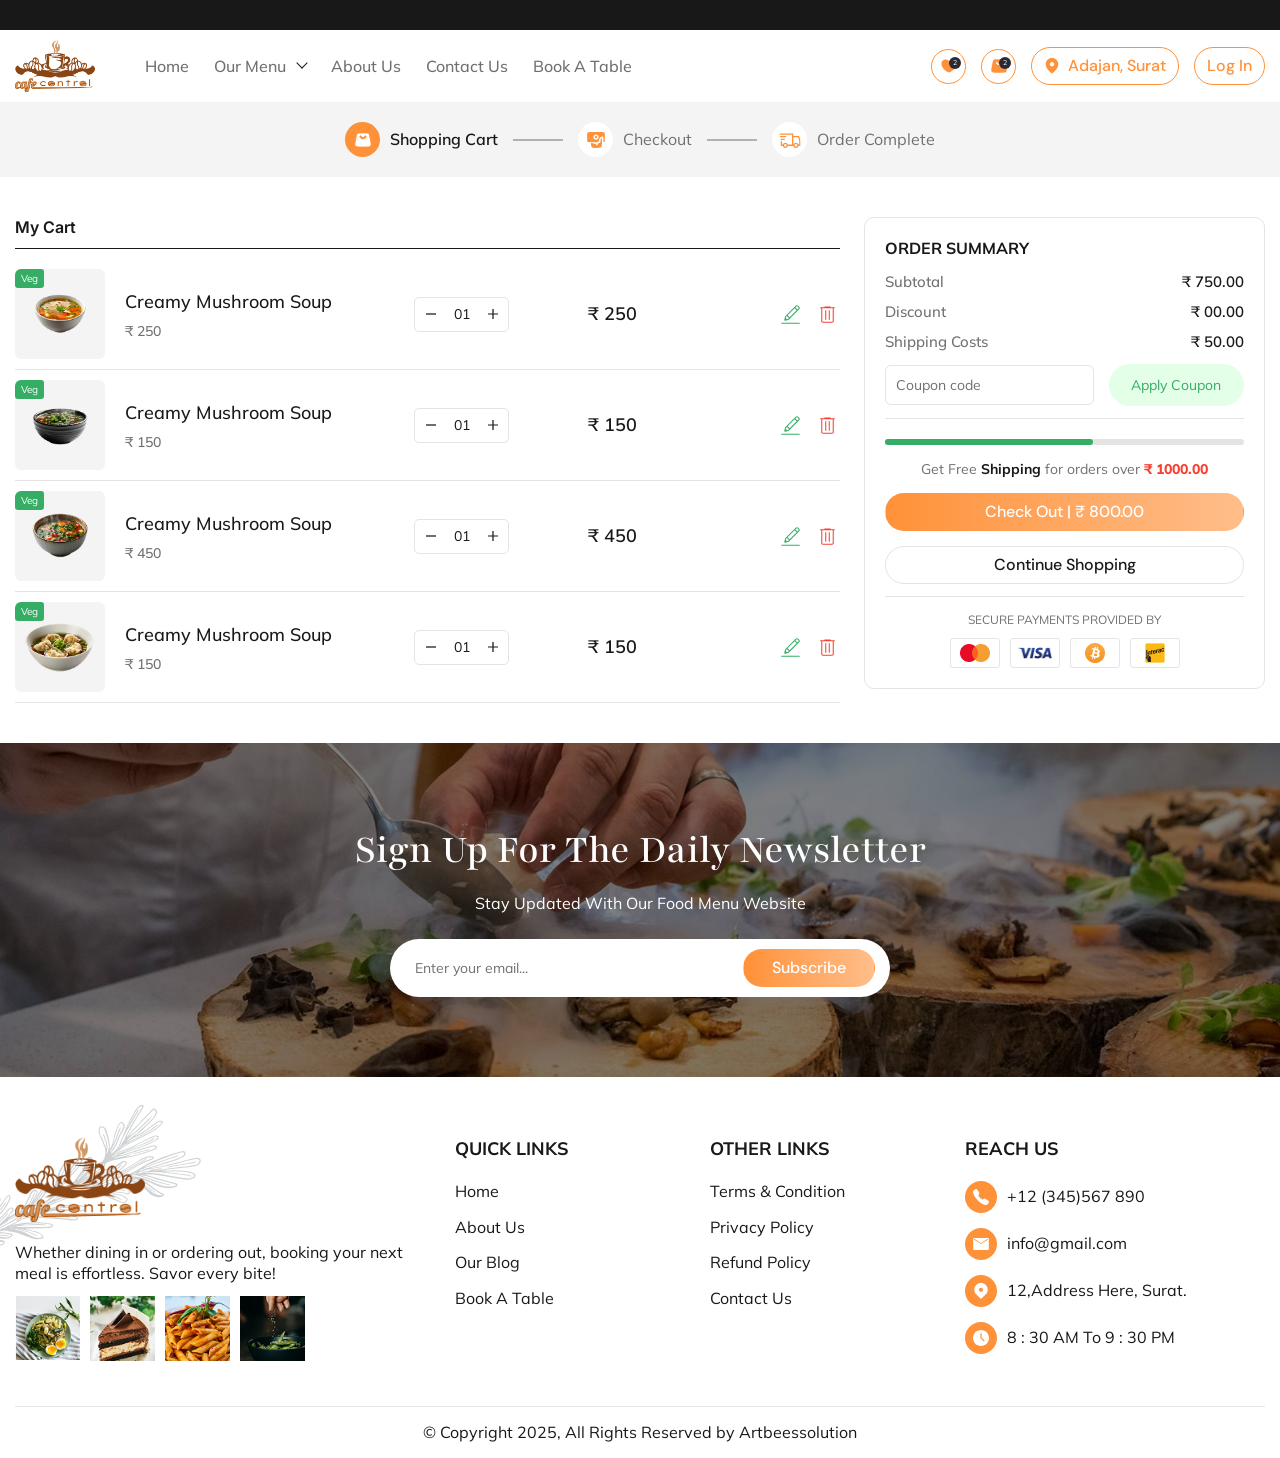
<file: cart.html>
<!DOCTYPE html>
<html lang="en">

<head>
    <meta charset="UTF-8">
    <meta http-equiv="X-UA-Compatible" content="IE=edge">
    <meta name="author" content="cafe">
    <meta name="viewport" content="width=device-width, initial-scale=1, maximum-scale=1, user-scalable=0" />
    <title>Cafe - Store</title>
    <meta name="description" content="cafe">
    <meta name="keywords" content="cafe">
    <link rel="icon" href="assets/images/favicon.png">
    <link
        href="https://fonts.googleapis.com/css2?family=DM+Sans:ital,opsz,wght@0,9..40,100..1000;1,9..40,100..1000&family=Inter:ital,opsz,wght@0,14..32,100..900;1,14..32,100..900&family=Mulish:ital,wght@0,200..1000;1,200..1000&family=Playfair:ital,opsz,wght@0,5..1200,300..900;1,5..1200,300..900&display=swap"
        rel="stylesheet">
    <link href="https://cdn.jsdelivr.net/npm/bootstrap@5.3.3/dist/css/bootstrap.min.css" rel="stylesheet"
        integrity="sha384-QWTKZyjpPEjISv5WaRU9OFeRpok6YctnYmDr5pNlyT2bRjXh0JMhjY6hW+ALEwIH" crossorigin="anonymous">
    <link rel="stylesheet" href="assets/css/swiper-bundle.min.css">
    <link rel="stylesheet" href="assets/css/main-style.css">
    <link rel="stylesheet" href="assets/css/responsive.css">
</head>

<body>
    <div class="overlay"></div>
    <header class="site-header">
        <div class="announcebar"></div>
        <div class="main-navigationbar sticky_header" id="header-sticky">
            <div class="container">
                <div class="navigationbar-row d-flex align-items-center">
                    <div class="logo-col">
                        <h1>
                            <a href="index.html" tabindex="0">
                                <img src="assets/images/logo.png" alt="logo" loading="lazy">
                            </a>
                        </h1>
                    </div>
                    <div class="menu-item-left menu-items-col">
                        <ul class="main-nav d-flex align-items-center">
                            <li class="menu-lnk">
                                <a href="index.html" tabindex="0">Home</a>
                            </li>
                            <li class="menu-lnk has-item">
                                <a href="javascript:;" tabindex="0">Our Menu</a>
                                <div class="mega-menu menu-dropdown">
                                    <div class="mega-menu-container container">
                                        <div class="row">
                                            <div class="col-xl-2 col-md-3 col-12">
                                                <ul class="megamenu-list arrow-list">
                                                    <li class="list-title"><span>Chinese</span></li>
                                                    <li><a href="javascript:;" tabindex="0"> Hakka Noodles </a></li>
                                                    <li><a href="javascript:;" tabindex="0"> Manchurian (Veg/Chicken)
                                                        </a></li>
                                                    <li><a href="javascript:;" tabindex="0">Schezwan Fried Rice</a></li>
                                                    <li><a href="javascript:;" tabindex="0"> Schezwan Fried Rice </a>
                                                    </li>
                                                    <li><a href="javascript:;" tabindex="0"> Hot & Sour Soup </a></li>
                                                    <li><a href="javascript:;" tabindex="0"> Chilli Paneer </a></li>
                                                </ul>
                                            </div>
                                            <div class="col-xl-2 col-md-3 col-12">
                                                <ul class="megamenu-list arrow-list">
                                                    <li class="list-title"><span>Italian</span></li>
                                                    <li><a href="javascript:;" tabindex="0"> Margherita Pizza </a></li>
                                                    <li><a href="javascript:;" tabindex="0"
                                                            class="d-flex align-items-center">
                                                            Alfredo Pasta
                                                            <img src="/assets/images/fire.gif" alt="offer-fire"
                                                                loading="lazy">
                                                        </a></li>
                                                    <li><a href="javascript:;" tabindex="0">Arrabbiata Pasta</a></li>
                                                    <li><a href="javascript:;" tabindex="0"> Lasagna</a></li>
                                                    <li><a href="javascript:;" tabindex="0"> Garlic Bread with Cheese
                                                        </a></li>
                                                    <li><a href="javascript:;" tabindex="0">Bruschetta </a></li>
                                                </ul>
                                            </div>
                                            <div class="col-xl-2 col-md-3 col-12">
                                                <ul class="megamenu-list arrow-list">
                                                    <li class="list-title"><span>Indian</span></li>
                                                    <li><a href="javascript:;" tabindex="0"> Paneer Butter Masala </a>
                                                    </li>
                                                    <li><a href="javascript:;" tabindex="0"
                                                            class="d-flex align-items-center">
                                                            Dal Tadka
                                                            <img src="/assets/images/fire.gif" alt="offer-fire"
                                                                loading="lazy">
                                                        </a></li>
                                                    <li><a href="javascript:;" tabindex="0">Biryani (Veg/Chicken)</a>
                                                    </li>
                                                    <li><a href="javascript:;" tabindex="0"> Chole Bhature</a></li>
                                                    <li><a href="javascript:;" tabindex="0"> Masala Dosa</a></li>
                                                    <li><a href="javascript:;" tabindex="0">Butter Naan </a></li>
                                                </ul>
                                            </div>
                                            <div class="col-xl-2 col-md-3 col-12">
                                                <ul class="megamenu-list arrow-list">
                                                    <li class="list-title"><span>Soup</span></li>
                                                    <li><a href="javascript:;" tabindex="0"> Tomato Soup </a></li>
                                                    <li><a href="javascript:;" tabindex="0">Sweet Corn Soup </a></li>
                                                    <li><a href="javascript:;" tabindex="0">Manchow Soup</a></li>
                                                    <li><a href="javascript:;" tabindex="0"
                                                            class="d-flex align-items-center">
                                                            creamy mushroom
                                                            <img src="/assets/images/fire.gif" alt="offer-fire"
                                                                loading="lazy">
                                                        </a></li>
                                                    <li><a href="javascript:;" tabindex="0"> Lemon Coriander</a></li>
                                                    <li><a href="javascript:;" tabindex="0"> mix vegetables </a></li>
                                                </ul>
                                            </div>
                                            <div class="col-xl-2 col-md-3 col-12">
                                                <ul class="megamenu-list arrow-list">
                                                    <li class="list-title"><span>Fast-Food</span></li>
                                                    <li><a href="javascript:;" tabindex="0"> pizza </a></li>
                                                    <li><a href="javascript:;" tabindex="0"> Veg/Chicken Burger </a>
                                                    </li>
                                                    <li><a href="javascript:;" tabindex="0">sandwich</a></li>
                                                    <li><a href="javascript:;" tabindex="0"> Hot Dog </a></li>
                                                    <li><a href="javascript:;" tabindex="0">Noodles </a></li>
                                                    <li><a href="javascript:;" tabindex="0"> dumplings-momos </a></li>
                                                </ul>
                                            </div>
                                            <div class="col-xl-2 col-md-3 col-12">
                                                <ul class="megamenu-list arrow-list">
                                                    <li class="list-title"><span>Beverage-drinks</span></li>
                                                    <li><a href="javascript:;" tabindex="0"> Milkshakes </a></li>
                                                    <li><a href="javascript:;" tabindex="0"> Cold Drinks </a></li>
                                                    <li><a href="javascript:;" tabindex="0">Coffee & Tea</a></li>
                                                    <li><a href="javascript:;" tabindex="0"
                                                            class="d-flex align-items-center">
                                                            Mocktails
                                                            <img src="/assets/images/fire.gif" alt="offer-fire"
                                                                loading="lazy">
                                                        </a></li>
                                                    <li><a href="javascript:;" tabindex="0"> Energy Drinks </a></li>
                                                    <li><a href="javascript:;" tabindex="0"> Hot Beverages</a></li>
                                                </ul>
                                            </div>
                                        </div>
                                    </div>
                                </div>
                            </li>
                            <li class="menu-lnk ">
                                <a href="about-us.html" tabindex="0">About Us</a>
                            </li>
                            <li class="menu-lnk">
                                <a href="contact-us.html" tabindex="0">Contact Us</a>
                            </li>
                            <li class="menu-lnk">
                                <a href="book-table.html" tabindex="0">Book a Table</a>
                            </li>

                        </ul>
                    </div>
                    <ul class="menu-item-right d-flex align-items-center justify-content-end">
                        <li class="wishlist-header">
                            <a href="wishlist.html" tabindex="0">
                                <svg xmlns="http://www.w3.org/2000/svg" width="22" height="19" viewBox="0 0 22 19"
                                    fill="none">
                                    <path
                                        d="M6.31315 0.66797C3.14909 0.66797 0.583984 3.23307 0.583984 6.39714C0.583984 12.1263 7.35482 17.3346 11.0007 18.5461C14.6465 17.3346 21.4173 12.1263 21.4173 6.39714C21.4173 3.23307 18.8522 0.66797 15.6882 0.66797C13.7507 0.66797 12.0371 1.62995 11.0007 3.10234C10.4723 2.34994 9.77042 1.73589 8.95448 1.31215C8.13855 0.888409 7.23255 0.66745 6.31315 0.66797Z"
                                        fill="#FF9139" />
                                </svg>
                                <span class="count">2</span>
                            </a>
                        </li>
                        <li class="cart-header">
                            <a href="cart.html" class="main-cart flex align-center" tabindex="0">
                                <div class="cart-icon">
                                    <svg xmlns="http://www.w3.org/2000/svg" width="20" height="18" viewBox="0 0 20 18"
                                        fill="none">
                                        <path fill-rule="evenodd" clip-rule="evenodd"
                                            d="M3.3056 1.38776C2.4379 2.10859 2.20873 3.32734 1.75144 5.76588L0.970188 9.93255C0.32748 13.3617 0.00664634 15.0763 0.943105 16.2055C1.8806 17.3346 3.62435 17.3346 7.11394 17.3346H12.8848C16.3744 17.3346 18.1181 17.3346 19.0556 16.2055C19.9931 15.0763 19.6702 13.3617 19.0285 9.93255L18.2473 5.76588C17.7889 3.32839 17.5608 2.10859 16.6931 1.38776C15.8254 0.667969 14.5848 0.667969 12.1035 0.667969H7.89519C5.41394 0.667969 4.17331 0.667969 3.3056 1.38776ZM7.78894 4.57526C7.95047 5.03259 8.24984 5.42857 8.64581 5.70866C9.04178 5.98875 9.51486 6.13915 9.99988 6.13915C10.4849 6.13915 10.958 5.98875 11.3539 5.70866C11.7499 5.42857 12.0493 5.03259 12.2108 4.57526C12.2837 4.38515 12.4279 4.23099 12.6127 4.1456C12.7975 4.06022 13.0083 4.05035 13.2003 4.1181C13.3923 4.18585 13.5503 4.32587 13.6406 4.50834C13.7308 4.69082 13.7463 4.90133 13.6837 5.09505C13.4144 5.85686 12.9155 6.51644 12.2558 6.98296C11.596 7.44947 10.8079 7.69998 9.99988 7.69998C9.19186 7.69998 8.40371 7.44947 7.74397 6.98296C7.08423 6.51644 6.58535 5.85686 6.31602 5.09505C6.27986 4.99789 6.2634 4.8945 6.2676 4.79092C6.27181 4.68733 6.29658 4.58561 6.34049 4.4917C6.38439 4.39778 6.44655 4.31354 6.52334 4.24389C6.60013 4.17424 6.69002 4.12057 6.78776 4.08601C6.8855 4.05145 6.98915 4.03668 7.09265 4.04258C7.19616 4.04848 7.29745 4.07492 7.39064 4.12036C7.48382 4.1658 7.56703 4.22933 7.63541 4.30725C7.70379 4.38517 7.75598 4.47696 7.78894 4.57526Z"
                                            fill="#FF9139" />
                                    </svg>
                                    <span class="count">2</span>
                                </div>
                            </a>
                        </li>
                        <li class="location">
                            <a href="javascript:;" tabindex="0" class="btn btn-white location-btn">
                                <svg xmlns="http://www.w3.org/2000/svg" width="18" height="23" viewBox="0 0 18 23"
                                    fill="none">
                                    <path
                                        d="M7.115 20.811C7.721 21.311 8.353 21.768 9 22.214C9.6484 21.7739 10.2773 21.3058 10.885 20.811C11.898 19.9792 12.8513 19.0773 13.738 18.112C15.782 15.877 18 12.637 18 9C18 7.8181 17.7672 6.64778 17.3149 5.55585C16.8626 4.46392 16.1997 3.47177 15.364 2.63604C14.5282 1.80031 13.5361 1.13738 12.4442 0.685084C11.3522 0.232792 10.1819 0 9 0C7.8181 0 6.64778 0.232792 5.55585 0.685084C4.46392 1.13738 3.47177 1.80031 2.63604 2.63604C1.80031 3.47177 1.13738 4.46392 0.685084 5.55585C0.232792 6.64778 -1.76116e-08 7.8181 0 9C0 12.637 2.218 15.876 4.262 18.112C5.14862 19.0777 6.10197 19.9789 7.115 20.811ZM9 12.25C8.13805 12.25 7.3114 11.9076 6.7019 11.2981C6.09241 10.6886 5.75 9.86195 5.75 9C5.75 8.13805 6.09241 7.3114 6.7019 6.7019C7.3114 6.09241 8.13805 5.75 9 5.75C9.86195 5.75 10.6886 6.09241 11.2981 6.7019C11.9076 7.3114 12.25 8.13805 12.25 9C12.25 9.86195 11.9076 10.6886 11.2981 11.2981C10.6886 11.9076 9.86195 12.25 9 12.25Z"
                                        fill="#FF9139" />
                                </svg>
                                <span>Adajan, surat</span>
                            </a>
                        </li>
                        <li class="profile-header">
                            <a href="javascript:;" tabindex="0" class="btn btn-white sign-in-btn">
                                <svg xmlns="http://www.w3.org/2000/svg" width="18" height="18" viewBox="0 0 18 18"
                                    fill="none">
                                    <path fill-rule="evenodd" clip-rule="evenodd"
                                        d="M5 4C5 2.93913 5.42143 1.92172 6.17157 1.17157C6.92172 0.421427 7.93913 0 9 0C10.0609 0 11.0783 0.421427 11.8284 1.17157C12.5786 1.92172 13 2.93913 13 4C13 5.06087 12.5786 6.07828 11.8284 6.82843C11.0783 7.57857 10.0609 8 9 8C7.93913 8 6.92172 7.57857 6.17157 6.82843C5.42143 6.07828 5 5.06087 5 4ZM5 10C3.67392 10 2.40215 10.5268 1.46447 11.4645C0.526784 12.4021 0 13.6739 0 15C0 15.7956 0.316071 16.5587 0.87868 17.1213C1.44129 17.6839 2.20435 18 3 18H15C15.7956 18 16.5587 17.6839 17.1213 17.1213C17.6839 16.5587 18 15.7956 18 15C18 13.6739 17.4732 12.4021 16.5355 11.4645C15.5979 10.5268 14.3261 10 13 10H5Z"
                                        fill="#FF9139" />
                                </svg>
                                <span>log in</span>
                            </a>
                        </li>
                        <li class="mobile-menu mobile-only">
                            <button class="mobile-menu-button">
                                <div class="one"></div>
                                <div class="two"></div>
                                <div class="three"></div>
                            </button>
                        </li>
                    </ul>
                </div>
            </div>
        </div>
    </header>   
    <main>
        <section class="cart-banner-sec">
            <div class="container">
                <div class="cart-banner-content"> 
                    <ul class="cart-stapes d-flex  align-items-center justify-content-center">
                        <li class="active d-flex align-items-center">
                            <div class="cart-icons">
                                <svg xmlns="http://www.w3.org/2000/svg" width="25" height="24" viewBox="0 0 25 24" fill="none">
                                    <path fill-rule="evenodd" clip-rule="evenodd" d="M6.0744 4.691C5.2414 5.383 5.0214 6.553 4.5824 8.894L3.8324 12.894C3.2154 16.186 2.9074 17.832 3.8064 18.916C4.7064 20 6.3804 20 9.7304 20H15.2704C18.6204 20 20.2944 20 21.1944 18.916C22.0944 17.832 21.7844 16.186 21.1684 12.894L20.4184 8.894C19.9784 6.554 19.7594 5.383 18.9264 4.691C18.0934 4 16.9024 4 14.5204 4H10.4804C8.0984 4 6.9074 4 6.0744 4.691ZM10.3784 7.751C10.5335 8.19004 10.8209 8.57018 11.201 8.83907C11.5811 9.10795 12.0353 9.25234 12.5009 9.25234C12.9665 9.25234 13.4207 9.10795 13.8008 8.83907C14.1809 8.57018 14.4683 8.19004 14.6234 7.751C14.6933 7.5685 14.8318 7.4205 15.0092 7.33853C15.1866 7.25656 15.389 7.24708 15.5733 7.31213C15.7576 7.37717 15.9093 7.51159 15.9959 7.68676C16.0826 7.86193 16.0975 8.06402 16.0374 8.25C15.7788 8.98134 15.2999 9.61454 14.6666 10.0624C14.0332 10.5102 13.2766 10.7507 12.5009 10.7507C11.7252 10.7507 10.9686 10.5102 10.3352 10.0624C9.70188 9.61454 9.22295 8.98134 8.9644 8.25C8.92968 8.15672 8.91388 8.05747 8.91792 7.95803C8.92195 7.85859 8.94573 7.76094 8.98788 7.67078C9.03003 7.58062 9.08971 7.49975 9.16342 7.43289C9.23714 7.36602 9.32343 7.3145 9.41727 7.28132C9.5111 7.24814 9.6106 7.23397 9.70996 7.23963C9.80932 7.24529 9.90657 7.27067 9.99602 7.31429C10.0855 7.35792 10.1654 7.41891 10.231 7.49371C10.2967 7.56851 10.3468 7.65664 10.3784 7.751Z" fill="white"/>
                                </svg>
                            </div>
                            <span>Shopping Cart</span>
                        </li>
                        <li class="d-flex align-items-center">
                            <div class="cart-icons">
                                <svg xmlns="http://www.w3.org/2000/svg" width="23" height="20" viewBox="0 0 23 20" fill="none">
                                    <path d="M13 13H5.5C3.614 13 2.672 13 2.086 12.414C1.5 11.828 1.5 10.886 1.5 9V5C1.5 3.114 1.5 2.172 2.086 1.586C2.672 1 3.614 1 5.5 1H17.5C19.386 1 20.328 1 20.914 1.586C21.5 2.172 21.5 3.114 21.5 5V10C21.5 10.932 21.5 11.398 21.348 11.765C21.2475 12.0078 21.1001 12.2284 20.9143 12.4143C20.7284 12.6001 20.5078 12.7475 20.265 12.848C19.898 13 19.432 13 18.5 13" fill="#FF9139"/>
                                    <path d="M13 13H5.5C3.614 13 2.672 13 2.086 12.414C1.5 11.828 1.5 10.886 1.5 9V5C1.5 3.114 1.5 2.172 2.086 1.586C2.672 1 3.614 1 5.5 1H17.5C19.386 1 20.328 1 20.914 1.586C21.5 2.172 21.5 3.114 21.5 5V10C21.5 10.932 21.5 11.398 21.348 11.765C21.2475 12.0078 21.1001 12.2284 20.9143 12.4143C20.7284 12.6001 20.5078 12.7475 20.265 12.848C19.898 13 19.432 13 18.5 13" stroke="white" stroke-width="1.5" stroke-linecap="round" stroke-linejoin="round"/>
                                    <path d="M13.5 7C13.5 7.53043 13.2893 8.03914 12.9142 8.41421C12.5391 8.78929 12.0304 9 11.5 9C10.9696 9 10.4609 8.78929 10.0858 8.41421C9.71071 8.03914 9.5 7.53043 9.5 7C9.5 6.46957 9.71071 5.96086 10.0858 5.58579C10.4609 5.21071 10.9696 5 11.5 5C12.0304 5 12.5391 5.21071 12.9142 5.58579C13.2893 5.96086 13.5 6.46957 13.5 7ZM12.5 15C12.5 14.2044 12.8161 13.4413 13.3787 12.8787C13.9413 12.3161 14.7044 12 15.5 12V10C15.5 9.20435 15.8161 8.44129 16.3787 7.87868C16.9413 7.31607 17.7044 7 18.5 7V12.5C18.5 14.835 18.5 16.002 18.028 16.886C17.6551 17.5837 17.0837 18.1551 16.386 18.528C15.502 19 14.335 19 12 19H11.5C9.636 19 8.704 19 7.97 18.695C7.48455 18.4942 7.0434 18.1997 6.67175 17.8284C6.30011 17.4571 6.00524 17.0163 5.804 16.531C5.5 15.796 5.5 14.864 5.5 13" fill="#FF9139"/>
                                    <path d="M12.5 15C12.5 14.2044 12.8161 13.4413 13.3787 12.8787C13.9413 12.3161 14.7044 12 15.5 12V10C15.5 9.20435 15.8161 8.44129 16.3787 7.87868C16.9413 7.31607 17.7044 7 18.5 7V12.5C18.5 14.835 18.5 16.002 18.028 16.886C17.6551 17.5837 17.0837 18.1551 16.386 18.528C15.502 19 14.335 19 12 19H11.5C9.636 19 8.704 19 7.97 18.695C7.48455 18.4942 7.0434 18.1997 6.67175 17.8284C6.30011 17.4571 6.00524 17.0163 5.804 16.531C5.5 15.796 5.5 14.864 5.5 13M13.5 7C13.5 7.53043 13.2893 8.03914 12.9142 8.41421C12.5391 8.78929 12.0304 9 11.5 9C10.9696 9 10.4609 8.78929 10.0858 8.41421C9.71071 8.03914 9.5 7.53043 9.5 7C9.5 6.46957 9.71071 5.96086 10.0858 5.58579C10.4609 5.21071 10.9696 5 11.5 5C12.0304 5 12.5391 5.21071 12.9142 5.58579C13.2893 5.96086 13.5 6.46957 13.5 7Z" stroke="white" stroke-width="1.5" stroke-linecap="round" stroke-linejoin="round"/>
                                </svg>
                            </div>
                            <span>Checkout</span>
                        </li>
                        <li class="d-flex align-items-center">
                            <div class="cart-icons">
                                <svg xmlns="http://www.w3.org/2000/svg" width="25" height="24" viewBox="0 0 25 24" fill="none">
                                    <g clip-path="url(#clip0_4297_1113)">
                                    <path d="M0.5 4.5V6H14.75V17.25H10.133C9.7985 15.9607 8.639 15 7.25 15C5.861 15 4.7015 15.9607 4.367 17.25H3.5V13.5H2V18.75H4.367C4.7015 20.0393 5.861 21 7.25 21C8.639 21 9.7985 20.0393 10.133 18.75H16.367C16.7015 20.0393 17.861 21 19.25 21C20.639 21 21.7985 20.0393 22.133 18.75H24.5V12.633L24.4528 12.5153L22.9528 8.01525L22.79 7.5H16.25V4.5H0.5ZM1.25 7.5V9H8V7.5H1.25ZM16.25 9H21.7108L23 12.8438V17.25H22.133C21.7985 15.9607 20.639 15 19.25 15C17.861 15 16.7015 15.9607 16.367 17.25H16.25V9ZM2 10.5V12H6.5V10.5H2ZM7.25 16.5C8.08775 16.5 8.75 17.1622 8.75 18C8.75 18.8378 8.08775 19.5 7.25 19.5C6.41225 19.5 5.75 18.8378 5.75 18C5.75 17.1622 6.41225 16.5 7.25 16.5ZM19.25 16.5C20.0877 16.5 20.75 17.1622 20.75 18C20.75 18.8378 20.0877 19.5 19.25 19.5C18.4123 19.5 17.75 18.8378 17.75 18C17.75 17.1622 18.4123 16.5 19.25 16.5Z" fill="#FF9139"/>
                                    </g>
                                    <defs>
                                    <clipPath id="clip0_4297_1113">
                                    <rect width="24" height="24" fill="white" transform="translate(0.5)"/>
                                    </clipPath>
                                    </defs>
                                </svg>
                            </div>
                            <span>Order Complete</span>
                        </li> 
                    </ul>
                </div>
            </div>
        </section>  
        <section class="cart-page-sec">
            <div class="container">
                <div class="row"> 
                    <div class="col-lg-8 col-12">
                        <h2>My Cart</h2>
                        <div class="order-historycontent">
                            <table class="cart-table"> 
                                <tbody>
                                    <tr>
                                        <td data-label="Product">
                                            <a href="product.html" class="pro-img-cart img-wrapper" tabindex="0">
                                                <div class="pro-label">Veg</div>
                                                <img src="./assets/images/product-11.png">
                                            </a>
                                        </td>
                                        <td data-label="Name">
                                            <h6>
                                                <a href="product.html">Creamy Mushroom Soup</a>
                                            </h6>
                                            <div class="price">
                                                ₹ 250
                                            </div> 
                                        </td>
                                        <td data-label="quantity">
                                            <div class="quantity-wrp">
                                                <div class="qty-spinner">
                                                    <button type="button" class="quantity-decrement ">
                                                        <svg width="12" height="2" viewBox="0 0 12 2" fill="none" xmlns="http://www.w3.org/2000/svg">
                                                            <path d="M0 0.251343V1.74871H12V0.251343H0Z" fill="#61AFB3">
                                                            </path>
                                                        </svg>
                                                    </button>
                                                    <input type="text" class="quantity" data-cke-saved-name="quantity" name="quantity" value="01" min="01" max="100">
                                                    <button type="button" class="quantity-increment ">
                                                        <svg width="12" height="12" viewBox="0 0 12 12" fill="none" xmlns="http://www.w3.org/2000/svg">
                                                            <path d="M6.74868 5.25132V0H5.25132V5.25132H0V6.74868H5.25132V12H6.74868V6.74868H12V5.25132H6.74868Z" fill="#61AFB3"></path>
                                                        </svg>
                                                    </button>
                                                </div> 
                                            </div>
                                        </td>
                                        <td data-label="Total">
                                            <div class="total-price"> ₹ 250 </div>  
                                        </td>
                                        <td data-label="delet/edit"> 
                                            <div class="delet-wrp"> 
                                                <a href="javascript:;" class="edit-btn"> 
                                                    <svg xmlns="http://www.w3.org/2000/svg" width="24" height="24" viewBox="0 0 24 24" fill="none">
                                                        <path d="M3.54883 20.9399H20.4488C20.5814 20.9399 20.7086 20.8873 20.8024 20.7935C20.8961 20.6997 20.9488 20.5725 20.9488 20.4399C20.9488 20.3073 20.8961 20.1802 20.8024 20.0864C20.7086 19.9926 20.5814 19.9399 20.4488 19.9399H3.54883C3.41622 19.9399 3.28904 19.9926 3.19527 20.0864C3.10151 20.1802 3.04883 20.3073 3.04883 20.4399C3.04883 20.5725 3.10151 20.6997 3.19527 20.7935C3.28904 20.8873 3.41622 20.9399 3.54883 20.9399ZM9.71083 17.1819C10.133 17.0632 10.5183 16.8396 10.8308 16.5319L20.3708 6.99194C20.6975 6.66395 20.881 6.21988 20.881 5.75694C20.881 5.29401 20.6975 4.84993 20.3708 4.52194L19.4308 3.59194C19.0979 3.27465 18.6557 3.09766 18.1958 3.09766C17.736 3.09766 17.2937 3.27465 16.9608 3.59194L7.42083 13.1219C7.11319 13.4329 6.89251 13.8191 6.78083 14.2419L6.04083 17.0019C6.00604 17.128 6.00529 17.2611 6.03867 17.3876C6.07204 17.5141 6.13835 17.6294 6.23083 17.7219C6.37255 17.8608 6.56241 17.9396 6.76083 17.9419L9.71083 17.1819ZM10.1208 15.8219C9.93641 16.0096 9.70503 16.1442 9.45083 16.2119L8.48083 16.4719L7.48083 15.4719L7.74083 14.5019C7.80987 14.2483 7.94436 14.0172 8.13083 13.8319L8.51083 13.4619L10.5008 15.4519L10.1208 15.8219ZM11.2108 14.7419L9.22083 12.7519L15.9508 6.02194L17.9408 8.01194L11.2108 14.7419ZM19.6608 6.29194L18.6508 7.30194L16.6608 5.31194L17.6708 4.29194C17.8115 4.15149 18.0021 4.0726 18.2008 4.0726C18.3996 4.0726 18.5902 4.15149 18.7308 4.29194L19.6608 5.23194C19.8003 5.37308 19.8785 5.56351 19.8785 5.76194C19.8785 5.96037 19.8003 6.1508 19.6608 6.29194Z" fill="black"/>
                                                        </svg>
                                                </a>
                                                <a href="javascript:;" class="remove-btn"> 
                                                    <svg xmlns="http://www.w3.org/2000/svg" width="24" height="24" viewBox="0 0 24 24" fill="none">
                                                        <path d="M7.616 20.0005C7.168 20.0005 6.78667 19.8431 6.472 19.5285C6.15733 19.2138 6 18.8328 6 18.3855V6.00047H5V5.00047H9V4.23047H15V5.00047H19V6.00047H18V18.3855C18 18.8455 17.846 19.2298 17.538 19.5385C17.23 19.8471 16.8453 20.0011 16.384 20.0005H7.616ZM17 6.00047H7V18.3855C7 18.5648 7.05767 18.7121 7.173 18.8275C7.28833 18.9428 7.436 19.0005 7.616 19.0005H16.385C16.5383 19.0005 16.6793 18.9365 16.808 18.8085C16.9367 18.6805 17.0007 18.5391 17 18.3845V6.00047ZM9.808 17.0005H10.808V8.00047H9.808V17.0005ZM13.192 17.0005H14.192V8.00047H13.192V17.0005Z" fill="black"/>
                                                        </svg>
                                                </a>
                                            </div> 
                                        </td>
                                    </tr>
                                    <tr>
                                        <td data-label="Product">
                                            <a href="product.html" class="pro-img-cart img-wrapper" tabindex="0">
                                                <div class="pro-label">Veg</div>
                                                <img src="./assets/images/product-9.png">
                                            </a>
                                        </td>
                                        <td data-label="Name">
                                            <h6>
                                                <a href="product.html">Creamy Mushroom Soup</a>
                                            </h6>
                                            <div class="price">
                                                ₹ 150
                                            </div> 
                                        </td>
                                        <td data-label="quantity">
                                            <div class="quantity-wrp">
                                                <div class="qty-spinner">
                                                    <button type="button" class="quantity-decrement ">
                                                        <svg width="12" height="2" viewBox="0 0 12 2" fill="none" xmlns="http://www.w3.org/2000/svg">
                                                            <path d="M0 0.251343V1.74871H12V0.251343H0Z" fill="#61AFB3">
                                                            </path>
                                                        </svg>
                                                    </button>
                                                    <input type="text" class="quantity" data-cke-saved-name="quantity" name="quantity" value="01" min="01" max="100">
                                                    <button type="button" class="quantity-increment ">
                                                        <svg width="12" height="12" viewBox="0 0 12 12" fill="none" xmlns="http://www.w3.org/2000/svg">
                                                            <path d="M6.74868 5.25132V0H5.25132V5.25132H0V6.74868H5.25132V12H6.74868V6.74868H12V5.25132H6.74868Z" fill="#61AFB3"></path>
                                                        </svg>
                                                    </button>
                                                </div> 
                                            </div>
                                        </td>
                                        <td data-label="Total">
                                            <div class="total-price"> ₹ 150 </div>  
                                        </td>
                                        <td data-label="delet/edit"> 
                                            <div class="delet-wrp"> 
                                                <a href="javascript:;" class="edit-btn"> 
                                                    <svg xmlns="http://www.w3.org/2000/svg" width="24" height="24" viewBox="0 0 24 24" fill="none">
                                                        <path d="M3.54883 20.9399H20.4488C20.5814 20.9399 20.7086 20.8873 20.8024 20.7935C20.8961 20.6997 20.9488 20.5725 20.9488 20.4399C20.9488 20.3073 20.8961 20.1802 20.8024 20.0864C20.7086 19.9926 20.5814 19.9399 20.4488 19.9399H3.54883C3.41622 19.9399 3.28904 19.9926 3.19527 20.0864C3.10151 20.1802 3.04883 20.3073 3.04883 20.4399C3.04883 20.5725 3.10151 20.6997 3.19527 20.7935C3.28904 20.8873 3.41622 20.9399 3.54883 20.9399ZM9.71083 17.1819C10.133 17.0632 10.5183 16.8396 10.8308 16.5319L20.3708 6.99194C20.6975 6.66395 20.881 6.21988 20.881 5.75694C20.881 5.29401 20.6975 4.84993 20.3708 4.52194L19.4308 3.59194C19.0979 3.27465 18.6557 3.09766 18.1958 3.09766C17.736 3.09766 17.2937 3.27465 16.9608 3.59194L7.42083 13.1219C7.11319 13.4329 6.89251 13.8191 6.78083 14.2419L6.04083 17.0019C6.00604 17.128 6.00529 17.2611 6.03867 17.3876C6.07204 17.5141 6.13835 17.6294 6.23083 17.7219C6.37255 17.8608 6.56241 17.9396 6.76083 17.9419L9.71083 17.1819ZM10.1208 15.8219C9.93641 16.0096 9.70503 16.1442 9.45083 16.2119L8.48083 16.4719L7.48083 15.4719L7.74083 14.5019C7.80987 14.2483 7.94436 14.0172 8.13083 13.8319L8.51083 13.4619L10.5008 15.4519L10.1208 15.8219ZM11.2108 14.7419L9.22083 12.7519L15.9508 6.02194L17.9408 8.01194L11.2108 14.7419ZM19.6608 6.29194L18.6508 7.30194L16.6608 5.31194L17.6708 4.29194C17.8115 4.15149 18.0021 4.0726 18.2008 4.0726C18.3996 4.0726 18.5902 4.15149 18.7308 4.29194L19.6608 5.23194C19.8003 5.37308 19.8785 5.56351 19.8785 5.76194C19.8785 5.96037 19.8003 6.1508 19.6608 6.29194Z" fill="black"/>
                                                        </svg>
                                                </a>
                                                <a href="javascript:;" class="remove-btn"> 
                                                    <svg xmlns="http://www.w3.org/2000/svg" width="24" height="24" viewBox="0 0 24 24" fill="none">
                                                        <path d="M7.616 20.0005C7.168 20.0005 6.78667 19.8431 6.472 19.5285C6.15733 19.2138 6 18.8328 6 18.3855V6.00047H5V5.00047H9V4.23047H15V5.00047H19V6.00047H18V18.3855C18 18.8455 17.846 19.2298 17.538 19.5385C17.23 19.8471 16.8453 20.0011 16.384 20.0005H7.616ZM17 6.00047H7V18.3855C7 18.5648 7.05767 18.7121 7.173 18.8275C7.28833 18.9428 7.436 19.0005 7.616 19.0005H16.385C16.5383 19.0005 16.6793 18.9365 16.808 18.8085C16.9367 18.6805 17.0007 18.5391 17 18.3845V6.00047ZM9.808 17.0005H10.808V8.00047H9.808V17.0005ZM13.192 17.0005H14.192V8.00047H13.192V17.0005Z" fill="black"/>
                                                        </svg>
                                                </a>
                                            </div> 
                                        </td>
                                    </tr> 
                                    <tr>
                                        <td data-label="Product">
                                            <a href="product.html" class="pro-img-cart img-wrapper" tabindex="0">
                                                <div class="pro-label">Veg</div>
                                                <img src="./assets/images/product-5.png">
                                            </a>
                                        </td>
                                        <td data-label="Name">
                                            <h6>
                                                <a href="product.html">Creamy Mushroom Soup</a>
                                            </h6>
                                            <div class="price">
                                                ₹ 450
                                            </div> 
                                        </td>
                                        <td data-label="quantity">
                                            <div class="quantity-wrp">
                                                <div class="qty-spinner">
                                                    <button type="button" class="quantity-decrement ">
                                                        <svg width="12" height="2" viewBox="0 0 12 2" fill="none" xmlns="http://www.w3.org/2000/svg">
                                                            <path d="M0 0.251343V1.74871H12V0.251343H0Z" fill="#61AFB3">
                                                            </path>
                                                        </svg>
                                                    </button>
                                                    <input type="text" class="quantity" data-cke-saved-name="quantity" name="quantity" value="01" min="01" max="100">
                                                    <button type="button" class="quantity-increment ">
                                                        <svg width="12" height="12" viewBox="0 0 12 12" fill="none" xmlns="http://www.w3.org/2000/svg">
                                                            <path d="M6.74868 5.25132V0H5.25132V5.25132H0V6.74868H5.25132V12H6.74868V6.74868H12V5.25132H6.74868Z" fill="#61AFB3"></path>
                                                        </svg>
                                                    </button>
                                                </div> 
                                            </div>
                                        </td>
                                        <td data-label="Total">
                                            <div class="total-price"> ₹ 450 </div>  
                                        </td>
                                        <td data-label="delet/edit"> 
                                            <div class="delet-wrp"> 
                                                <a href="javascript:;" class="edit-btn"> 
                                                    <svg xmlns="http://www.w3.org/2000/svg" width="24" height="24" viewBox="0 0 24 24" fill="none">
                                                        <path d="M3.54883 20.9399H20.4488C20.5814 20.9399 20.7086 20.8873 20.8024 20.7935C20.8961 20.6997 20.9488 20.5725 20.9488 20.4399C20.9488 20.3073 20.8961 20.1802 20.8024 20.0864C20.7086 19.9926 20.5814 19.9399 20.4488 19.9399H3.54883C3.41622 19.9399 3.28904 19.9926 3.19527 20.0864C3.10151 20.1802 3.04883 20.3073 3.04883 20.4399C3.04883 20.5725 3.10151 20.6997 3.19527 20.7935C3.28904 20.8873 3.41622 20.9399 3.54883 20.9399ZM9.71083 17.1819C10.133 17.0632 10.5183 16.8396 10.8308 16.5319L20.3708 6.99194C20.6975 6.66395 20.881 6.21988 20.881 5.75694C20.881 5.29401 20.6975 4.84993 20.3708 4.52194L19.4308 3.59194C19.0979 3.27465 18.6557 3.09766 18.1958 3.09766C17.736 3.09766 17.2937 3.27465 16.9608 3.59194L7.42083 13.1219C7.11319 13.4329 6.89251 13.8191 6.78083 14.2419L6.04083 17.0019C6.00604 17.128 6.00529 17.2611 6.03867 17.3876C6.07204 17.5141 6.13835 17.6294 6.23083 17.7219C6.37255 17.8608 6.56241 17.9396 6.76083 17.9419L9.71083 17.1819ZM10.1208 15.8219C9.93641 16.0096 9.70503 16.1442 9.45083 16.2119L8.48083 16.4719L7.48083 15.4719L7.74083 14.5019C7.80987 14.2483 7.94436 14.0172 8.13083 13.8319L8.51083 13.4619L10.5008 15.4519L10.1208 15.8219ZM11.2108 14.7419L9.22083 12.7519L15.9508 6.02194L17.9408 8.01194L11.2108 14.7419ZM19.6608 6.29194L18.6508 7.30194L16.6608 5.31194L17.6708 4.29194C17.8115 4.15149 18.0021 4.0726 18.2008 4.0726C18.3996 4.0726 18.5902 4.15149 18.7308 4.29194L19.6608 5.23194C19.8003 5.37308 19.8785 5.56351 19.8785 5.76194C19.8785 5.96037 19.8003 6.1508 19.6608 6.29194Z" fill="black"/>
                                                        </svg>
                                                </a>
                                                <a href="javascript:;" class="remove-btn"> 
                                                    <svg xmlns="http://www.w3.org/2000/svg" width="24" height="24" viewBox="0 0 24 24" fill="none">
                                                        <path d="M7.616 20.0005C7.168 20.0005 6.78667 19.8431 6.472 19.5285C6.15733 19.2138 6 18.8328 6 18.3855V6.00047H5V5.00047H9V4.23047H15V5.00047H19V6.00047H18V18.3855C18 18.8455 17.846 19.2298 17.538 19.5385C17.23 19.8471 16.8453 20.0011 16.384 20.0005H7.616ZM17 6.00047H7V18.3855C7 18.5648 7.05767 18.7121 7.173 18.8275C7.28833 18.9428 7.436 19.0005 7.616 19.0005H16.385C16.5383 19.0005 16.6793 18.9365 16.808 18.8085C16.9367 18.6805 17.0007 18.5391 17 18.3845V6.00047ZM9.808 17.0005H10.808V8.00047H9.808V17.0005ZM13.192 17.0005H14.192V8.00047H13.192V17.0005Z" fill="black"/>
                                                        </svg>
                                                </a>
                                            </div> 
                                        </td>
                                    </tr>
                                    <tr>
                                        <td data-label="Product">
                                            <a href="product.html" class="pro-img-cart img-wrapper" tabindex="0">
                                                <div class="pro-label">Veg</div>
                                                <img src="./assets/images/product-2.png">
                                            </a>
                                        </td>
                                        <td data-label="Name">
                                            <h6>
                                                <a href="product.html">Creamy Mushroom Soup</a>
                                            </h6>
                                            <div class="price">
                                                ₹ 150
                                            </div> 
                                        </td>
                                        <td data-label="quantity">
                                            <div class="quantity-wrp">
                                                <div class="qty-spinner">
                                                    <button type="button" class="quantity-decrement ">
                                                        <svg width="12" height="2" viewBox="0 0 12 2" fill="none" xmlns="http://www.w3.org/2000/svg">
                                                            <path d="M0 0.251343V1.74871H12V0.251343H0Z" fill="#61AFB3">
                                                            </path>
                                                        </svg>
                                                    </button>
                                                    <input type="text" class="quantity" data-cke-saved-name="quantity" name="quantity" value="01" min="01" max="100">
                                                    <button type="button" class="quantity-increment ">
                                                        <svg width="12" height="12" viewBox="0 0 12 12" fill="none" xmlns="http://www.w3.org/2000/svg">
                                                            <path d="M6.74868 5.25132V0H5.25132V5.25132H0V6.74868H5.25132V12H6.74868V6.74868H12V5.25132H6.74868Z" fill="#61AFB3"></path>
                                                        </svg>
                                                    </button>
                                                </div> 
                                            </div>
                                        </td>
                                        <td data-label="Total">
                                            <div class="total-price"> ₹ 150 </div>  
                                        </td>
                                        <td data-label="delet/edit"> 
                                            <div class="delet-wrp"> 
                                                <a href="javascript:;" class="edit-btn"> 
                                                    <svg xmlns="http://www.w3.org/2000/svg" width="24" height="24" viewBox="0 0 24 24" fill="none">
                                                        <path d="M3.54883 20.9399H20.4488C20.5814 20.9399 20.7086 20.8873 20.8024 20.7935C20.8961 20.6997 20.9488 20.5725 20.9488 20.4399C20.9488 20.3073 20.8961 20.1802 20.8024 20.0864C20.7086 19.9926 20.5814 19.9399 20.4488 19.9399H3.54883C3.41622 19.9399 3.28904 19.9926 3.19527 20.0864C3.10151 20.1802 3.04883 20.3073 3.04883 20.4399C3.04883 20.5725 3.10151 20.6997 3.19527 20.7935C3.28904 20.8873 3.41622 20.9399 3.54883 20.9399ZM9.71083 17.1819C10.133 17.0632 10.5183 16.8396 10.8308 16.5319L20.3708 6.99194C20.6975 6.66395 20.881 6.21988 20.881 5.75694C20.881 5.29401 20.6975 4.84993 20.3708 4.52194L19.4308 3.59194C19.0979 3.27465 18.6557 3.09766 18.1958 3.09766C17.736 3.09766 17.2937 3.27465 16.9608 3.59194L7.42083 13.1219C7.11319 13.4329 6.89251 13.8191 6.78083 14.2419L6.04083 17.0019C6.00604 17.128 6.00529 17.2611 6.03867 17.3876C6.07204 17.5141 6.13835 17.6294 6.23083 17.7219C6.37255 17.8608 6.56241 17.9396 6.76083 17.9419L9.71083 17.1819ZM10.1208 15.8219C9.93641 16.0096 9.70503 16.1442 9.45083 16.2119L8.48083 16.4719L7.48083 15.4719L7.74083 14.5019C7.80987 14.2483 7.94436 14.0172 8.13083 13.8319L8.51083 13.4619L10.5008 15.4519L10.1208 15.8219ZM11.2108 14.7419L9.22083 12.7519L15.9508 6.02194L17.9408 8.01194L11.2108 14.7419ZM19.6608 6.29194L18.6508 7.30194L16.6608 5.31194L17.6708 4.29194C17.8115 4.15149 18.0021 4.0726 18.2008 4.0726C18.3996 4.0726 18.5902 4.15149 18.7308 4.29194L19.6608 5.23194C19.8003 5.37308 19.8785 5.56351 19.8785 5.76194C19.8785 5.96037 19.8003 6.1508 19.6608 6.29194Z" fill="black"/>
                                                        </svg>
                                                </a>
                                                <a href="javascript:;" class="remove-btn"> 
                                                    <svg xmlns="http://www.w3.org/2000/svg" width="24" height="24" viewBox="0 0 24 24" fill="none">
                                                        <path d="M7.616 20.0005C7.168 20.0005 6.78667 19.8431 6.472 19.5285C6.15733 19.2138 6 18.8328 6 18.3855V6.00047H5V5.00047H9V4.23047H15V5.00047H19V6.00047H18V18.3855C18 18.8455 17.846 19.2298 17.538 19.5385C17.23 19.8471 16.8453 20.0011 16.384 20.0005H7.616ZM17 6.00047H7V18.3855C7 18.5648 7.05767 18.7121 7.173 18.8275C7.28833 18.9428 7.436 19.0005 7.616 19.0005H16.385C16.5383 19.0005 16.6793 18.9365 16.808 18.8085C16.9367 18.6805 17.0007 18.5391 17 18.3845V6.00047ZM9.808 17.0005H10.808V8.00047H9.808V17.0005ZM13.192 17.0005H14.192V8.00047H13.192V17.0005Z" fill="black"/>
                                                        </svg>
                                                </a>
                                            </div> 
                                        </td>
                                    </tr> 
                                </tbody>
                            </table> 
                        </div>
                    </div>
                    <div class="col-lg-4 col-12">
                         <div class="cart-right">
                            <div class="cart-right-top">
                                <div class="cart-notes">
                                    <form>
                                        <label>ORDER SUMMARY</label> 
                                    </form>
                                </div>
                                <div class="cart-total">
                                    <span>Subtotal</span>
                                    <span class="price">₹ 750.00</span>
                                </div>
                                <div class="cart-total">
                                    <span>Discount</span>
                                    <span class="price">₹ 00.00</span>
                                </div>
                                <div class="cart-total">
                                    <span>Shipping Costs</span>
                                    <span class="price">₹ 50.00</span>
                                </div>
                                <div class="coupon-code d-flex align-items-center ">
                                    <input type="number" name="discount" placeholder="Coupon code" class="discount_coupan">
                                    <div class="apply-coupan-btn">
                                        <a href="javascript:void;" class="apply" tabindex="0">Apply Coupon</a>
                                    </div>
                                </div>
                            </div>
                            <div class="cart-right-center">
                                <div class="progress_bar_design">
                                    <div class="bar_design" style="width: 58%;"></div> 
                                </div>
                                <p>Get Free <strong> Shipping </strong>  for orders over <span> ₹ 1000.00 </span></p>
                                <div class="chekout-btn">
                                    <button class="btn">Check Out | ₹ 800.00</button>
                                    <button class="btn btn-transparent">Continue shopping </button>
                                </div>
                            </div>  
                            <div class="cart-right-end">
                                 <p>SECURE PAYMENTS PROVIDED BY</p>
                                 <div class="payment-image-wrapper">
                                    <div class="payment-image">
                                        <img src="./assets/images/payment1.png" alt="payment-image" loading="lazy">
                                    </div>
                                    <div class="payment-image">
                                        <img src="./assets/images/payment2.png" alt="payment-image" loading="lazy">
                                    </div>
                                    <div class="payment-image">
                                        <img src="./assets/images/payment3.png" alt="payment-image" loading="lazy">
                                    </div>
                                    <div class="payment-image">
                                        <img src="./assets/images/payment4.png" alt="payment-image" loading="lazy">
                                    </div> 
                                </div>
                            </div>  
                        </div>  
                    </div>
                </div>

            </div>
        </section>
        <section class="newsletter-sec"  style="background-image: url(assets/images/newsletter-bg.png);">
            <div class="container">
                <div class="newsletter-content">
                    <div class="section-title text-center"> 
                        <h2>Sign Up For The Daily newsletter</h2>
                        <p>Stay Updated With Our Food Menu Website</p> 
                    </div>
                    <form class="newsletter-form">
                        <div class="input-wrapper d-flex align-items-center">
                            <input type="email" placeholder="Enter your email...">
                            <button type="submit" class=" btn">
                                <span>Subscribe</span>
                                <svg xmlns="http://www.w3.org/2000/svg" width="40" height="40" viewBox="0 0 40 40" fill="none">
                                    <path fill-rule="evenodd" clip-rule="evenodd" d="M28.6143 11.3858L15.4142 20.5505L1.60749 15.9477C0.643763 15.6258 -0.00550973 14.7216 3.52419e-05 13.7057C0.00565318 12.6899 0.662368 11.7913 1.62982 11.4806L36.9289 0.113033C37.7679 -0.156701 38.6889 0.0646601 39.3122 0.687959C39.9354 1.31126 40.1568 2.23216 39.887 3.07128L28.5195 38.3702C28.2088 39.3377 27.3101 39.9944 26.2943 40C25.2785 40.0056 24.3743 39.3563 24.0524 38.3926L19.4272 24.519L28.6143 11.3858Z" fill="white"></path>
                                </svg>
                            </button>
                        </div>
                    </form>
                </div>
            </div>
        </section>
        <footer class="site-footer">
            <img src="assets/images/category-bg.png" alt="category-bg" class="bg-images category-bg-image" loading="lazy">
            <div class="container">
                <div class="footer-row d-flex">
                    <div class="footer-col footer-subscribe-col">
                        <div class="footer-widget set has-children1">
                            <div class="footer-logo">
                                <a href="index.html" tabindex="0">
                                    <img src="assets/images/logo.png" alt="logo" loading="lazy">
                                </a>
                            </div>
                           <p>Whether dining in or ordering out, booking your next meal is effortless. Savor every bite!</p>
                           <ul class="social-img d-flex align-items-center">
                                <li>
                                    <a href="https://www.instagram.com/" target="_blank" tabindex="0">
                                        <img src="./assets/images/social-media-img-1.png" alt="social-img" loading="lazy"> 
                                        <svg xmlns="http://www.w3.org/2000/svg" width="24" height="24" viewBox="0 0 24 24" fill="none">
                                            <path d="M17 0.75C18.6576 0.75 20.2473 1.40848 21.4194 2.58058C22.5915 3.75269 23.25 5.3424 23.25 7V17C23.25 18.6576 22.5915 20.2473 21.4194 21.4194C20.2473 22.5915 18.6576 23.25 17 23.25H7C5.3424 23.25 3.75269 22.5915 2.58058 21.4194C1.40848 20.2473 0.75 18.6576 0.75 17V7C0.75 5.3424 1.40848 3.75269 2.58058 2.58058C3.75269 1.40848 5.3424 0.75 7 0.75H17ZM12 7C10.6739 7 9.40215 7.52678 8.46447 8.46447C7.52678 9.40215 7 10.6739 7 12C7 13.3261 7.52678 14.5979 8.46447 15.5355C9.40215 16.4732 10.6739 17 12 17C13.3261 17 14.5979 16.4732 15.5355 15.5355C16.4732 14.5979 17 13.3261 17 12C17 10.6739 16.4732 9.40215 15.5355 8.46447C14.5979 7.52678 13.3261 7 12 7ZM12 9.5C12.663 9.5 13.2989 9.76339 13.7678 10.2322C14.2366 10.7011 14.5 11.337 14.5 12C14.5 12.663 14.2366 13.2989 13.7678 13.7678C13.2989 14.2366 12.663 14.5 12 14.5C11.337 14.5 10.7011 14.2366 10.2322 13.7678C9.76339 13.2989 9.5 12.663 9.5 12C9.5 11.337 9.76339 10.7011 10.2322 10.2322C10.7011 9.76339 11.337 9.5 12 9.5ZM17.625 5.125C17.2935 5.125 16.9755 5.2567 16.7411 5.49112C16.5067 5.72554 16.375 6.04348 16.375 6.375C16.375 6.70652 16.5067 7.02446 16.7411 7.25888C16.9755 7.4933 17.2935 7.625 17.625 7.625C17.9565 7.625 18.2745 7.4933 18.5089 7.25888C18.7433 7.02446 18.875 6.70652 18.875 6.375C18.875 6.04348 18.7433 5.72554 18.5089 5.49112C18.2745 5.2567 17.9565 5.125 17.625 5.125Z" fill="white"/>
                                        </svg>
                                    </a>
                                </li>
                                <li>
                                    <a href="https://www.instagram.com/" target="_blank" tabindex="0">
                                        <img src="./assets/images/social-media-img-2.png" alt="social-img" loading="lazy"> 
                                        <svg xmlns="http://www.w3.org/2000/svg" width="24" height="24" viewBox="0 0 24 24" fill="none">
                                            <path d="M17 0.75C18.6576 0.75 20.2473 1.40848 21.4194 2.58058C22.5915 3.75269 23.25 5.3424 23.25 7V17C23.25 18.6576 22.5915 20.2473 21.4194 21.4194C20.2473 22.5915 18.6576 23.25 17 23.25H7C5.3424 23.25 3.75269 22.5915 2.58058 21.4194C1.40848 20.2473 0.75 18.6576 0.75 17V7C0.75 5.3424 1.40848 3.75269 2.58058 2.58058C3.75269 1.40848 5.3424 0.75 7 0.75H17ZM12 7C10.6739 7 9.40215 7.52678 8.46447 8.46447C7.52678 9.40215 7 10.6739 7 12C7 13.3261 7.52678 14.5979 8.46447 15.5355C9.40215 16.4732 10.6739 17 12 17C13.3261 17 14.5979 16.4732 15.5355 15.5355C16.4732 14.5979 17 13.3261 17 12C17 10.6739 16.4732 9.40215 15.5355 8.46447C14.5979 7.52678 13.3261 7 12 7ZM12 9.5C12.663 9.5 13.2989 9.76339 13.7678 10.2322C14.2366 10.7011 14.5 11.337 14.5 12C14.5 12.663 14.2366 13.2989 13.7678 13.7678C13.2989 14.2366 12.663 14.5 12 14.5C11.337 14.5 10.7011 14.2366 10.2322 13.7678C9.76339 13.2989 9.5 12.663 9.5 12C9.5 11.337 9.76339 10.7011 10.2322 10.2322C10.7011 9.76339 11.337 9.5 12 9.5ZM17.625 5.125C17.2935 5.125 16.9755 5.2567 16.7411 5.49112C16.5067 5.72554 16.375 6.04348 16.375 6.375C16.375 6.70652 16.5067 7.02446 16.7411 7.25888C16.9755 7.4933 17.2935 7.625 17.625 7.625C17.9565 7.625 18.2745 7.4933 18.5089 7.25888C18.7433 7.02446 18.875 6.70652 18.875 6.375C18.875 6.04348 18.7433 5.72554 18.5089 5.49112C18.2745 5.2567 17.9565 5.125 17.625 5.125Z" fill="white"/>
                                        </svg>
                                    </a>
                                </li>
                                <li>
                                    <a href="https://www.instagram.com/" target="_blank" tabindex="0">
                                        <img src="./assets/images/social-media-img-3.png" alt="social-img" loading="lazy"> 
                                        <svg xmlns="http://www.w3.org/2000/svg" width="24" height="24" viewBox="0 0 24 24" fill="none">
                                            <path d="M17 0.75C18.6576 0.75 20.2473 1.40848 21.4194 2.58058C22.5915 3.75269 23.25 5.3424 23.25 7V17C23.25 18.6576 22.5915 20.2473 21.4194 21.4194C20.2473 22.5915 18.6576 23.25 17 23.25H7C5.3424 23.25 3.75269 22.5915 2.58058 21.4194C1.40848 20.2473 0.75 18.6576 0.75 17V7C0.75 5.3424 1.40848 3.75269 2.58058 2.58058C3.75269 1.40848 5.3424 0.75 7 0.75H17ZM12 7C10.6739 7 9.40215 7.52678 8.46447 8.46447C7.52678 9.40215 7 10.6739 7 12C7 13.3261 7.52678 14.5979 8.46447 15.5355C9.40215 16.4732 10.6739 17 12 17C13.3261 17 14.5979 16.4732 15.5355 15.5355C16.4732 14.5979 17 13.3261 17 12C17 10.6739 16.4732 9.40215 15.5355 8.46447C14.5979 7.52678 13.3261 7 12 7ZM12 9.5C12.663 9.5 13.2989 9.76339 13.7678 10.2322C14.2366 10.7011 14.5 11.337 14.5 12C14.5 12.663 14.2366 13.2989 13.7678 13.7678C13.2989 14.2366 12.663 14.5 12 14.5C11.337 14.5 10.7011 14.2366 10.2322 13.7678C9.76339 13.2989 9.5 12.663 9.5 12C9.5 11.337 9.76339 10.7011 10.2322 10.2322C10.7011 9.76339 11.337 9.5 12 9.5ZM17.625 5.125C17.2935 5.125 16.9755 5.2567 16.7411 5.49112C16.5067 5.72554 16.375 6.04348 16.375 6.375C16.375 6.70652 16.5067 7.02446 16.7411 7.25888C16.9755 7.4933 17.2935 7.625 17.625 7.625C17.9565 7.625 18.2745 7.4933 18.5089 7.25888C18.7433 7.02446 18.875 6.70652 18.875 6.375C18.875 6.04348 18.7433 5.72554 18.5089 5.49112C18.2745 5.2567 17.9565 5.125 17.625 5.125Z" fill="white"/>
                                        </svg>
                                    </a>
                                </li>
                                <li>
                                    <a href="https://www.instagram.com/" target="_blank" tabindex="0">
                                        <img src="./assets/images/social-media-img-4.png" alt="social-img" loading="lazy"> 
                                        <svg xmlns="http://www.w3.org/2000/svg" width="24" height="24" viewBox="0 0 24 24" fill="none">
                                            <path d="M17 0.75C18.6576 0.75 20.2473 1.40848 21.4194 2.58058C22.5915 3.75269 23.25 5.3424 23.25 7V17C23.25 18.6576 22.5915 20.2473 21.4194 21.4194C20.2473 22.5915 18.6576 23.25 17 23.25H7C5.3424 23.25 3.75269 22.5915 2.58058 21.4194C1.40848 20.2473 0.75 18.6576 0.75 17V7C0.75 5.3424 1.40848 3.75269 2.58058 2.58058C3.75269 1.40848 5.3424 0.75 7 0.75H17ZM12 7C10.6739 7 9.40215 7.52678 8.46447 8.46447C7.52678 9.40215 7 10.6739 7 12C7 13.3261 7.52678 14.5979 8.46447 15.5355C9.40215 16.4732 10.6739 17 12 17C13.3261 17 14.5979 16.4732 15.5355 15.5355C16.4732 14.5979 17 13.3261 17 12C17 10.6739 16.4732 9.40215 15.5355 8.46447C14.5979 7.52678 13.3261 7 12 7ZM12 9.5C12.663 9.5 13.2989 9.76339 13.7678 10.2322C14.2366 10.7011 14.5 11.337 14.5 12C14.5 12.663 14.2366 13.2989 13.7678 13.7678C13.2989 14.2366 12.663 14.5 12 14.5C11.337 14.5 10.7011 14.2366 10.2322 13.7678C9.76339 13.2989 9.5 12.663 9.5 12C9.5 11.337 9.76339 10.7011 10.2322 10.2322C10.7011 9.76339 11.337 9.5 12 9.5ZM17.625 5.125C17.2935 5.125 16.9755 5.2567 16.7411 5.49112C16.5067 5.72554 16.375 6.04348 16.375 6.375C16.375 6.70652 16.5067 7.02446 16.7411 7.25888C16.9755 7.4933 17.2935 7.625 17.625 7.625C17.9565 7.625 18.2745 7.4933 18.5089 7.25888C18.7433 7.02446 18.875 6.70652 18.875 6.375C18.875 6.04348 18.7433 5.72554 18.5089 5.49112C18.2745 5.2567 17.9565 5.125 17.625 5.125Z" fill="white"/>
                                        </svg>
                                    </a>
                                </li>
                           </ul>
                        </div>
                    </div>
                    <div class="footer-col">
                        <div class="footer-widget set has-children1">
                            <h2 class="footer-acnav"> <span> Quick Links </span>
                                <svg xmlns="http://www.w3.org/2000/svg" version="1.2" viewBox="0 0 10 5" width="10" height="5">
                                    <path class="a" d="m5.4 5.1q-0.3 0-0.5-0.2l-3.7-3.7c-0.3-0.3-0.3-0.7 0-1 0.2-0.3 0.7-0.3 0.9 0l3.3 3.2 3.2-3.2c0.2-0.3 0.7-0.3 0.9 0 0.3 0.3 0.3 0.7 0 1l-3.7 3.7q-0.2 0.2-0.4 0.2z"></path>
                                </svg>
                            </h2>
                            <ul class="footer-acnav-list">
                                <li><a href="index.html" tabindex="0">Home</a></li>
                                <li><a href="about-us.html" tabindex="0">About Us</a></li> 
                                <li><a href="blog.html" tabindex="0">our Blog</a></li>
                                <li><a href="book-table.html" tabindex="0">Book a table</a></li>
                            </ul>
                        </div>
                    </div>
                    <div class="footer-col">
                        <div class="footer-widget set has-children1">
                            <h2 class="footer-acnav"> <span> Other Links </span>
                                <svg xmlns="http://www.w3.org/2000/svg" version="1.2" viewBox="0 0 10 5" width="10" height="5">
                                    <path class="a" d="m5.4 5.1q-0.3 0-0.5-0.2l-3.7-3.7c-0.3-0.3-0.3-0.7 0-1 0.2-0.3 0.7-0.3 0.9 0l3.3 3.2 3.2-3.2c0.2-0.3 0.7-0.3 0.9 0 0.3 0.3 0.3 0.7 0 1l-3.7 3.7q-0.2 0.2-0.4 0.2z"></path>
                                </svg>
                            </h2>
                            <ul class="footer-acnav-list">
                                <li><a href="javascript:" tabindex="0">Terms & Condition</a></li>
                                <li><a href="javascript:void;" tabindex="0">Privacy Policy</a></li> 
                                <li><a href="javascript:void;" tabindex="0">Refund Policy</a></li>
                                <li><a href="contact-us.html" tabindex="0">Contact us</a></li>
                            </ul>
                        </div>
                    </div>
                    <div class="footer-col">
                        <div class="footer-widget set has-children1">
                            <h2 class="footer-acnav">
                                <span>reach us</span>
                                <svg xmlns="http://www.w3.org/2000/svg" version="1.2" viewBox="0 0 10 5" width="10" height="5">
                                    <path class="a" d="m5.4 5.1q-0.3 0-0.5-0.2l-3.7-3.7c-0.3-0.3-0.3-0.7 0-1 0.2-0.3 0.7-0.3 0.9 0l3.3 3.2 3.2-3.2c0.2-0.3 0.7-0.3 0.9 0 0.3 0.3 0.3 0.7 0 1l-3.7 3.7q-0.2 0.2-0.4 0.2z"></path>
                                </svg>
                            </h2>
                            <ul class="footer-acnav-list social-icons">
                                <li>  
                                    <a href="tel:+12 (345)567 890" class="d-flex align-items-center">
                                        <div class="social-icon-svg">
                                            <svg xmlns="http://www.w3.org/2000/svg" width="15" height="15" viewBox="0 0 15 15" fill="none">
                                                <path d="M12.0193 14.9999C11.3656 14.9999 10.4473 14.7635 9.07223 13.9954C7.40012 13.0579 6.10678 12.1924 4.44371 10.534C2.84026 8.93183 2.05997 7.89454 0.967892 5.90768C-0.265842 3.66435 -0.0555315 2.48845 0.179561 1.98587C0.459529 1.3852 0.872783 1.02593 1.40693 0.66934C1.71033 0.4706 2.03139 0.300235 2.36606 0.160406C2.39955 0.146008 2.43069 0.13228 2.45849 0.119892C2.62426 0.0452256 2.87542 -0.0676106 3.19357 0.0529266C3.40589 0.132615 3.59544 0.295675 3.89215 0.588647C4.50065 1.18865 5.33218 2.52494 5.63894 3.1812C5.84489 3.62351 5.98119 3.91547 5.98153 4.24293C5.98153 4.62631 5.78863 4.92196 5.55454 5.24105C5.51067 5.30098 5.46714 5.35824 5.42494 5.41382C5.17009 5.74864 5.11416 5.84541 5.151 6.01818C5.22568 6.36539 5.7826 7.399 6.69786 8.31207C7.61311 9.22513 8.61711 9.74679 8.96573 9.82112C9.1459 9.85963 9.2447 9.80137 9.5903 9.53753C9.63987 9.49969 9.69077 9.46052 9.74402 9.42134C10.101 9.15583 10.383 8.96799 10.7574 8.96799H10.7594C11.0853 8.96799 11.3642 9.10929 11.8264 9.34232C12.4292 9.64635 13.8059 10.467 14.4097 11.076C14.7034 11.372 14.8672 11.5609 14.9472 11.7728C15.0678 12.0919 14.9542 12.342 14.8802 12.5094C14.8678 12.5372 14.8541 12.5677 14.8397 12.6015C14.6987 12.9355 14.5273 13.2558 14.3277 13.5584C13.9717 14.0908 13.611 14.503 13.0089 14.7832C12.6997 14.9295 12.3613 15.0036 12.0193 14.9999Z" fill="white"/>
                                            </svg>
                                        </div> 
                                        +12 (345)567 890
                                    </a>
                                </li>
                                <li class="e-mail">  
                                    <a href="mailto:info@gmail.com" class="d-flex align-items-center">
                                        <div class="social-icon-svg">
                                            <svg xmlns="http://www.w3.org/2000/svg" width="17" height="13" viewBox="0 0 17 13" fill="none">
                                                <path d="M1.64315 13C1.21539 13 0.858507 12.857 0.572507 12.571C0.286507 12.285 0.143197 11.9278 0.142578 11.4994V1.50057C0.142578 1.07281 0.285888 0.715928 0.572507 0.429928C0.859126 0.143928 1.2157 0.000619047 1.64222 0H15.3572C15.7844 0 16.1409 0.143309 16.4269 0.429928C16.7129 0.716547 16.8562 1.07343 16.8569 1.50057V11.5004C16.8569 11.9275 16.7136 12.2844 16.4269 12.571C16.1403 12.8576 15.7837 13.0006 15.3572 13H1.64315ZM8.49972 6.46286C8.5771 6.46286 8.64953 6.45109 8.71701 6.42757C8.78386 6.40405 8.8501 6.37526 8.91572 6.34121L15.6284 1.94629C15.7163 1.89305 15.7735 1.82031 15.8001 1.72807C15.8268 1.63583 15.8218 1.5439 15.7853 1.45229C15.7618 1.33281 15.6838 1.24614 15.5513 1.19229C15.4194 1.13905 15.2916 1.14988 15.1678 1.22479L8.49972 5.57143L1.83258 1.22571C1.70877 1.15019 1.58372 1.1341 1.45744 1.17743C1.33115 1.22076 1.25005 1.30619 1.21415 1.43371C1.17824 1.52905 1.1736 1.62593 1.20022 1.72436C1.22684 1.82279 1.28379 1.89707 1.37108 1.94721L8.08372 6.34121C8.14934 6.37526 8.21558 6.40405 8.28243 6.42757C8.34991 6.45048 8.42234 6.46193 8.49972 6.46193" fill="white"/>
                                            </svg>
                                        </div> 
                                        info@gmail.com
                                    </a>
                                </li>
                                <li>  
                                    <a href="javascript:void;" class="d-flex align-items-center">
                                        <div class="social-icon-svg">
                                            <svg xmlns="http://www.w3.org/2000/svg" width="13" height="15" viewBox="0 0 13 15" fill="none">
                                                <path d="M10.9649 1.81956C8.49857 -0.606521 4.49983 -0.606521 2.03349 1.81956C1.44791 2.39165 0.982609 3.07503 0.664927 3.82952C0.347245 4.58401 0.183594 5.3944 0.183594 6.21304C0.183594 7.03169 0.347245 7.84207 0.664927 8.59657C0.982609 9.35106 1.44791 10.0344 2.03349 10.6065L6.49881 15L10.9649 10.6065C11.5505 10.0344 12.0158 9.35106 12.3335 8.59657C12.6512 7.84207 12.8148 7.03169 12.8148 6.21304C12.8148 5.3944 12.6512 4.58401 12.3335 3.82952C12.0158 3.07503 11.5505 2.39165 10.9649 1.81956ZM6.49881 8.28939C5.97143 8.28939 5.47643 8.08412 5.103 7.71148C4.73332 7.34102 4.52571 6.83903 4.52571 6.31568C4.52571 5.79232 4.73332 5.29033 5.103 4.91987C5.47564 4.54723 5.97143 4.34196 6.49881 4.34196C7.02618 4.34196 7.52198 4.54723 7.89462 4.91987C8.26429 5.29033 8.47191 5.79232 8.47191 6.31568C8.47191 6.83903 8.26429 7.34102 7.89462 7.71148C7.52198 8.08412 7.02618 8.28939 6.49881 8.28939Z" fill="white"/>
                                            </svg>
                                        </div> 
                                        12,Address here, surat.
                                    </a>
                                </li> 
                                <li>  
                                    <a href="javascript:void;" class="d-flex align-items-center">
                                        <div class="social-icon-svg">
                                            <svg xmlns="http://www.w3.org/2000/svg" width="16" height="16" viewBox="0 0 16 16" fill="none">
                                                <path fill-rule="evenodd" clip-rule="evenodd" d="M8.6 7.504V3.2H7.4V8L10.7944 11.3944L11.6424 10.5464L8.6 7.504ZM8 16C3.5816 16 0 12.4184 0 8C0 3.5816 3.5816 0 8 0C12.4184 0 16 3.5816 16 8C16 12.4184 12.4184 16 8 16Z" fill="white"/>
                                            </svg>
                                        </div> 
                                        8 : 30 AM  to  9 : 30 PM
                                    </a>
                                </li> 
                            </ul>
                        </div>
                    </div> 
                </div>
                <div class="footer-bottom"> 
                    <div class="footer-bottom-inner text-center">
                        <p>© Copyright 2025, All Rights Reserved by <a href="https://artbeessolution.com/" target="_blank" title="workdo">Artbeessolution</a>
                        </p> 
                    </div> 
                </div>
            </div> 
        </footer> 
    </main>

     <!-- sign-in-popup start here -->
    <div class="sign-in-popup">
        <div class="sign-in-inner d-flex justify-content-between" style="background-image: url(assets/images/popup-bg.png);">
            <button class="close-sub-btn common-close">
                <svg xmlns="http://www.w3.org/2000/svg" width="20" height="18" viewBox="0 0 20 18">
                    <path fill="#ffffff" d="M19.95 16.75l-.05-.4-1.2-1-5.2-4.2c-.1-.05-.3-.2-.6-.5l-.7-.55c-.15-.1-.5-.45-1-1.1l-.1-.1c.2-.15.4-.35.6-.55l1.95-1.85 1.1-1c1-1 1.7-1.65 2.1-1.9l.5-.35c.4-.25.65-.45.75-.45.2-.15.45-.35.65-.6s.3-.5.3-.7l-.3-.65c-.55.2-1.2.65-2.05 1.35-.85.75-1.65 1.55-2.5 2.5-.8.9-1.6 1.65-2.4 2.3-.8.65-1.4.95-1.9 1-.15 0-1.5-1.05-4.1-3.2C3.1 2.6 1.45 1.2.7.55L.45.1c-.1.05-.2.15-.3.3C.05.55 0 .7 0 .85l.05.35.05.4 1.2 1 5.2 4.15c.1.05.3.2.6.5l.7.6c.15.1.5.45 1 1.1l.1.1c-.2.15-.4.35-.6.55l-1.95 1.85-1.1 1c-1 1-1.7 1.65-2.1 1.9l-.5.35c-.4.25-.65.45-.75.45-.25.15-.45.35-.65.6-.15.3-.25.55-.25.75l.3.65c.55-.2 1.2-.65 2.05-1.35.85-.75 1.65-1.55 2.5-2.5.8-.9 1.6-1.65 2.4-2.3.8-.65 1.4-.95 1.9-1 .15 0 1.5 1.05 4.1 3.2 2.6 2.15 4.3 3.55 5.05 4.2l.2.45c.1-.05.2-.15.3-.3.1-.15.15-.3.15-.45z">
                    </path>
                </svg>
            </button> 
            <div class="sign-in-left-inner">
                <h2> <em>  “ Tasty Treats at Your Fingertips! ” </em></h2>
            </div>
            <div class="sign-in-right-inner">
                <div class="user-details d-flex align-items-center">
                    <svg xmlns="http://www.w3.org/2000/svg" width="46" height="46" viewBox="0 0 46 46" fill="none">
                        <rect width="46" height="46" rx="15" fill="#FFEBD9"/>
                        <path d="M22.9993 21.0846C25.1164 21.0846 26.8327 19.3684 26.8327 17.2513C26.8327 15.1342 25.1164 13.418 22.9993 13.418C20.8823 13.418 19.166 15.1342 19.166 17.2513C19.166 19.3684 20.8823 21.0846 22.9993 21.0846Z" fill="#FF9139"/>
                        <path d="M30.6673 28.2695C30.6673 30.651 30.6673 32.582 23.0007 32.582C15.334 32.582 15.334 30.651 15.334 28.2695C15.334 25.8881 18.7667 23.957 23.0007 23.957C27.2346 23.957 30.6673 25.8881 30.6673 28.2695Z" fill="#FF9139"/>
                    </svg>
                    <h3>sign in</h3>
                </div>
                <div class="form-group">
                    <label class="control-label" for="sigin-name">Your Name</label>
                    <input id="sigin-name" name="sigin-name" type="text" placeholder="John Doe" class="form-control input-md">
                </div>
                <div class="form-group">
                    <label class="control-label" for="sigin-phone">Mobile Number</label>
                    <input id="sigin-phone" name="sigin-phone" type="tel" placeholder="+12 555-123-4567" class="form-control input-md">
                </div>
                <button type="submit" class="btn w-100 submit-btn">
                    <span>Sign In</span>
                </button>
                <p>Don’t have an account? <a href="javascript:void;" tabindex="0" class="sign-out-btn">Sign Up</a> </p>
            </div> 
        </div>
    </div>  

    <!-- sign-out-popup start here -->
    <div class="sign-out-popup">
        <div class="sign-in-inner d-flex justify-content-between" style="background-image: url(assets/images/popup-bg.png);">
            <button class="close-sub-btn common-close">
                <svg xmlns="http://www.w3.org/2000/svg" width="20" height="18" viewBox="0 0 20 18">
                    <path fill="#ffffff" d="M19.95 16.75l-.05-.4-1.2-1-5.2-4.2c-.1-.05-.3-.2-.6-.5l-.7-.55c-.15-.1-.5-.45-1-1.1l-.1-.1c.2-.15.4-.35.6-.55l1.95-1.85 1.1-1c1-1 1.7-1.65 2.1-1.9l.5-.35c.4-.25.65-.45.75-.45.2-.15.45-.35.65-.6s.3-.5.3-.7l-.3-.65c-.55.2-1.2.65-2.05 1.35-.85.75-1.65 1.55-2.5 2.5-.8.9-1.6 1.65-2.4 2.3-.8.65-1.4.95-1.9 1-.15 0-1.5-1.05-4.1-3.2C3.1 2.6 1.45 1.2.7.55L.45.1c-.1.05-.2.15-.3.3C.05.55 0 .7 0 .85l.05.35.05.4 1.2 1 5.2 4.15c.1.05.3.2.6.5l.7.6c.15.1.5.45 1 1.1l.1.1c-.2.15-.4.35-.6.55l-1.95 1.85-1.1 1c-1 1-1.7 1.65-2.1 1.9l-.5.35c-.4.25-.65.45-.75.45-.25.15-.45.35-.65.6-.15.3-.25.55-.25.75l.3.65c.55-.2 1.2-.65 2.05-1.35.85-.75 1.65-1.55 2.5-2.5.8-.9 1.6-1.65 2.4-2.3.8-.65 1.4-.95 1.9-1 .15 0 1.5 1.05 4.1 3.2 2.6 2.15 4.3 3.55 5.05 4.2l.2.45c.1-.05.2-.15.3-.3.1-.15.15-.3.15-.45z">
                    </path>
                </svg>
            </button> 
            <div class="sign-in-left-inner">
                <h2> <em>  “ Tasty Treats at Your Fingertips! ” </em></h2>
            </div>
            <div class="sign-in-right-inner">
                <div class="user-details d-flex align-items-center">
                    <svg xmlns="http://www.w3.org/2000/svg" width="46" height="46" viewBox="0 0 46 46" fill="none">
                        <rect width="46" height="46" rx="15" fill="#FFEBD9"/>
                        <path d="M22.9993 21.0846C25.1164 21.0846 26.8327 19.3684 26.8327 17.2513C26.8327 15.1342 25.1164 13.418 22.9993 13.418C20.8823 13.418 19.166 15.1342 19.166 17.2513C19.166 19.3684 20.8823 21.0846 22.9993 21.0846Z" fill="#FF9139"/>
                        <path d="M30.6673 28.2695C30.6673 30.651 30.6673 32.582 23.0007 32.582C15.334 32.582 15.334 30.651 15.334 28.2695C15.334 25.8881 18.7667 23.957 23.0007 23.957C27.2346 23.957 30.6673 25.8881 30.6673 28.2695Z" fill="#FF9139"/>
                    </svg>
                    <h3>sign up</h3>
                </div>
                <div class="form-group">
                    <label class="control-label" for="signup-first-name">First Name</label>
                    <input id="signup-first-name" name="signup-first-name" type="text" placeholder="John" class="form-control input-md">
                </div>
                <div class="form-group">
                    <label class="control-label" for="signup-last-name">Last Name</label>
                    <input id="signup-last-name" name="signup-last-name" type="text" placeholder="Doe" class="form-control input-md">
                </div>
                <div class="form-group">
                    <label class="control-label" for="signup-phone">Mobile Number</label>
                    <input id="signup-phone" name="signup-phone" type="tel" placeholder="+12 555-123-4567" class="form-control input-md">
                </div>
                <div class="form-group">
                    <label class="control-label" for="sign-up-email">Email Address</label>
                    <input id="sign-up-email" name="sign-up-email" type="text" placeholder="johndoe@gmail.com" class="form-control input-md filled">
                </div>
                <button type="submit" class="btn w-100 submit-btn">
                    <span>Sign up</span>
                </button>
                <p>Already have an account?<a href="javascript:void;" tabindex="0" class="sign-in-btn">Sign in</a> </p>
            </div> 
        </div>
    </div> 

    <!-- location-popup start here -->
    <div class="location-popup">
        <div class="location-inner d-flex justify-content-between">
            <button class="close-sub-btn common-close">
                <svg xmlns="http://www.w3.org/2000/svg" width="20" height="18" viewBox="0 0 20 18">
                    <path fill="#ffffff" d="M19.95 16.75l-.05-.4-1.2-1-5.2-4.2c-.1-.05-.3-.2-.6-.5l-.7-.55c-.15-.1-.5-.45-1-1.1l-.1-.1c.2-.15.4-.35.6-.55l1.95-1.85 1.1-1c1-1 1.7-1.65 2.1-1.9l.5-.35c.4-.25.65-.45.75-.45.2-.15.45-.35.65-.6s.3-.5.3-.7l-.3-.65c-.55.2-1.2.65-2.05 1.35-.85.75-1.65 1.55-2.5 2.5-.8.9-1.6 1.65-2.4 2.3-.8.65-1.4.95-1.9 1-.15 0-1.5-1.05-4.1-3.2C3.1 2.6 1.45 1.2.7.55L.45.1c-.1.05-.2.15-.3.3C.05.55 0 .7 0 .85l.05.35.05.4 1.2 1 5.2 4.15c.1.05.3.2.6.5l.7.6c.15.1.5.45 1 1.1l.1.1c-.2.15-.4.35-.6.55l-1.95 1.85-1.1 1c-1 1-1.7 1.65-2.1 1.9l-.5.35c-.4.25-.65.45-.75.45-.25.15-.45.35-.65.6-.15.3-.25.55-.25.75l.3.65c.55-.2 1.2-.65 2.05-1.35.85-.75 1.65-1.55 2.5-2.5.8-.9 1.6-1.65 2.4-2.3.8-.65 1.4-.95 1.9-1 .15 0 1.5 1.05 4.1 3.2 2.6 2.15 4.3 3.55 5.05 4.2l.2.45c.1-.05.2-.15.3-.3.1-.15.15-.3.15-.45z">
                    </path>
                </svg>
            </button>
            <h2>Hungry? Let’s locate the bestspan <span> restaurants nearby! </span> </h2> 
            <p>Find the perfect restaurant near you in just one click. Select your location to start ordering or booking a table!</p> 
            <div class="address-select d-flex align-items-center">
                <a href="javascript:;" tabindex="0" class="btn">
                    <svg xmlns="http://www.w3.org/2000/svg" width="18" height="23" viewBox="0 0 18 23" fill="none">
                        <path d="M7.115 20.811C7.721 21.311 8.353 21.768 9 22.214C9.6484 21.7739 10.2773 21.3058 10.885 20.811C11.898 19.9792 12.8513 19.0773 13.738 18.112C15.782 15.877 18 12.637 18 9C18 7.8181 17.7672 6.64778 17.3149 5.55585C16.8626 4.46392 16.1997 3.47177 15.364 2.63604C14.5282 1.80031 13.5361 1.13738 12.4442 0.685084C11.3522 0.232792 10.1819 0 9 0C7.8181 0 6.64778 0.232792 5.55585 0.685084C4.46392 1.13738 3.47177 1.80031 2.63604 2.63604C1.80031 3.47177 1.13738 4.46392 0.685084 5.55585C0.232792 6.64778 -1.76116e-08 7.8181 0 9C0 12.637 2.218 15.876 4.262 18.112C5.14862 19.0777 6.10197 19.9789 7.115 20.811ZM9 12.25C8.13805 12.25 7.3114 11.9076 6.7019 11.2981C6.09241 10.6886 5.75 9.86195 5.75 9C5.75 8.13805 6.09241 7.3114 6.7019 6.7019C7.3114 6.09241 8.13805 5.75 9 5.75C9.86195 5.75 10.6886 6.09241 11.2981 6.7019C11.9076 7.3114 12.25 8.13805 12.25 9C12.25 9.86195 11.9076 10.6886 11.2981 11.2981C10.6886 11.9076 9.86195 12.25 9 12.25Z" fill="#FF9139"></path>
                    </svg>
                    <span>Use My Current Location</span> 
                </a>
                <span>OR</span>
                <div class="select-location d-flex align-items-center">
                    <li class="city-name">
                        <select class="list">
                            <option data-value="Medium"> Select City </option>
                            <option data-value="Medium">Surat</option>
                            <option data-value="Medium">japan</option>
                            <option data-value="Medium">canada</option>
                        </select>
                    </li>
                    <li class="city-outlet">
                        <select class="list">
                            <option data-value="Medium">Select Outlet</option>
                            <option data-value="Medium" >Outletng 1</option>
                            <option data-value="Medium" >Outletng 2</option>
                        </select>
                    </li>
                </div> 
            </div>
        </div>
    </div> 

    <!-- otp-popup start here -->
    <div class="otp-popup">
        <div class="sign-in-inner d-flex justify-content-between" style="background-image: url(assets/images/popup-bg.png);">
            <button class="close-sub-btn common-close">
                <svg xmlns="http://www.w3.org/2000/svg" width="20" height="18" viewBox="0 0 20 18">
                    <path fill="#ffffff" d="M19.95 16.75l-.05-.4-1.2-1-5.2-4.2c-.1-.05-.3-.2-.6-.5l-.7-.55c-.15-.1-.5-.45-1-1.1l-.1-.1c.2-.15.4-.35.6-.55l1.95-1.85 1.1-1c1-1 1.7-1.65 2.1-1.9l.5-.35c.4-.25.65-.45.75-.45.2-.15.45-.35.65-.6s.3-.5.3-.7l-.3-.65c-.55.2-1.2.65-2.05 1.35-.85.75-1.65 1.55-2.5 2.5-.8.9-1.6 1.65-2.4 2.3-.8.65-1.4.95-1.9 1-.15 0-1.5-1.05-4.1-3.2C3.1 2.6 1.45 1.2.7.55L.45.1c-.1.05-.2.15-.3.3C.05.55 0 .7 0 .85l.05.35.05.4 1.2 1 5.2 4.15c.1.05.3.2.6.5l.7.6c.15.1.5.45 1 1.1l.1.1c-.2.15-.4.35-.6.55l-1.95 1.85-1.1 1c-1 1-1.7 1.65-2.1 1.9l-.5.35c-.4.25-.65.45-.75.45-.25.15-.45.35-.65.6-.15.3-.25.55-.25.75l.3.65c.55-.2 1.2-.65 2.05-1.35.85-.75 1.65-1.55 2.5-2.5.8-.9 1.6-1.65 2.4-2.3.8-.65 1.4-.95 1.9-1 .15 0 1.5 1.05 4.1 3.2 2.6 2.15 4.3 3.55 5.05 4.2l.2.45c.1-.05.2-.15.3-.3.1-.15.15-.3.15-.45z">
                    </path>
                </svg>
            </button> 
            <div class="sign-in-left-inner">
                <h2> <em>  “ Tasty Treats at Your Fingertips! ” </em></h2>
            </div>
            <div class="sign-in-right-inner">
                <div class="user-details d-flex align-items-center">
                    <svg xmlns="http://www.w3.org/2000/svg" width="46" height="46" viewBox="0 0 46 46" fill="none">
                        <rect width="46" height="46" rx="15" fill="#FFEBD9"/>
                        <path d="M22.9993 21.0846C25.1164 21.0846 26.8327 19.3684 26.8327 17.2513C26.8327 15.1342 25.1164 13.418 22.9993 13.418C20.8823 13.418 19.166 15.1342 19.166 17.2513C19.166 19.3684 20.8823 21.0846 22.9993 21.0846Z" fill="#FF9139"/>
                        <path d="M30.6673 28.2695C30.6673 30.651 30.6673 32.582 23.0007 32.582C15.334 32.582 15.334 30.651 15.334 28.2695C15.334 25.8881 18.7667 23.957 23.0007 23.957C27.2346 23.957 30.6673 25.8881 30.6673 28.2695Z" fill="#FF9139"/>
                    </svg>
                    <h3>OTP VERIFICATION</h3>
                </div> 
                <p class="text-start">Enter the 4-digit OTP sent to your registered mobile number.</p>
                <div class="otp-inputs">
                    <input type="text" maxlength="1" placeholder="-">
                    <input type="text" maxlength="1" placeholder="-">
                    <input type="text" maxlength="1" placeholder="-">
                    <input type="text" maxlength="1" placeholder="-">
                </div>
                <button type="submit" class="btn w-100">
                    <span>Verify</span>
                </button>
                <p>Didn’t receive the OTP? <a href="javascript:void;" tabindex="0"> Resend OTP</a> </p>
            </div> 
        </div>
    </div>

    <!-- quick-view-popup start here -->
    <div class="quick-view-popup">
        <div class="quick-view-heading d-flex align-items-center justify-content-between">
            <h3>
                <a href="product.html" tabindex="0">Portable BBQ Oven</a>
            </h3>
            <button class="common-close quick-close-btn">
                <svg xmlns="http://www.w3.org/2000/svg" width="20" height="18" viewBox="0 0 20 18">
                    <path fill="#ffffff"
                        d="M19.95 16.75l-.05-.4-1.2-1-5.2-4.2c-.1-.05-.3-.2-.6-.5l-.7-.55c-.15-.1-.5-.45-1-1.1l-.1-.1c.2-.15.4-.35.6-.55l1.95-1.85 1.1-1c1-1 1.7-1.65 2.1-1.9l.5-.35c.4-.25.65-.45.75-.45.2-.15.45-.35.65-.6s.3-.5.3-.7l-.3-.65c-.55.2-1.2.65-2.05 1.35-.85.75-1.65 1.55-2.5 2.5-.8.9-1.6 1.65-2.4 2.3-.8.65-1.4.95-1.9 1-.15 0-1.5-1.05-4.1-3.2C3.1 2.6 1.45 1.2.7.55L.45.1c-.1.05-.2.15-.3.3C.05.55 0 .7 0 .85l.05.35.05.4 1.2 1 5.2 4.15c.1.05.3.2.6.5l.7.6c.15.1.5.45 1 1.1l.1.1c-.2.15-.4.35-.6.55l-1.95 1.85-1.1 1c-1 1-1.7 1.65-2.1 1.9l-.5.35c-.4.25-.65.45-.75.45-.25.15-.45.35-.65.6-.15.3-.25.55-.25.75l.3.65c.55-.2 1.2-.65 2.05-1.35.85-.75 1.65-1.55 2.5-2.5.8-.9 1.6-1.65 2.4-2.3.8-.65 1.4-.95 1.9-1 .15 0 1.5 1.05 4.1 3.2 2.6 2.15 4.3 3.55 5.05 4.2l.2.45c.1-.05.2-.15.3-.3.1-.15.15-.3.15-.45z">
                    </path>
                </svg>
            </button>
        </div>
        <div class="quick-view-inner">
            <div class="row no-gutters">
                <div class="col-12">
                    <div class="quick-view-left">
                        <div class="quickview-image-slider swiper">
                            <div class="swiper-wrapper">
                                <div class="swiper-slide">
                                    <div class="quickview-card">
                                        <div class="quickview-card-inner">
                                            <div class="quickview-card-image img-ratio">
                                                <img src="./assets/images/product-1.png" alt="popular-product"
                                                    loading="lazy">
                                            </div>
                                        </div>
                                    </div>
                                </div>
                                <div class="swiper-slide">
                                    <div class="quickview-card">
                                        <div class="quickview-card-inner">
                                            <div class="quickview-card-image img-ratio">
                                                <img src="./assets/images/product-2.png" alt="popular-product"
                                                    loading="lazy">
                                            </div>
                                        </div>
                                    </div>
                                </div>
                            </div>
                            <div class="arrow-wrapper">
                                <div class="quickview-arrow swiper-button-prev">
                                    <svg xmlns="http://www.w3.org/2000/svg" width="9" height="17" viewBox="0 0 9 17"
                                        fill="none">
                                        <path d="M9 0.333336L9 17L0.666665 8.66667L9 0.333336Z" fill="white"></path>
                                    </svg>
                                </div>
                                <div class="quickview-arrow swiper-button-next">
                                    <svg xmlns="http://www.w3.org/2000/svg" width="9" height="17" viewBox="0 0 9 17"
                                        fill="none">
                                        <path d="M9 0.333336L9 17L0.666665 8.66667L9 0.333336Z" fill="white"></path>
                                    </svg>
                                </div>
                            </div>
                        </div>
                    </div>
                </div>
                <div class="col-12">
                    <div class="quick-view-right">
                        <div class="section-title">
                            <div class="subtitle">Description :</div>
                            <p>A rich, velvety soup made with fresh mushrooms, garden vegetables, and a touch of
                                aromatic herbs. Slow-cooked for deep flavors, it’s the perfect warm and comforting start
                                to any meal! 🍄</p>
                        </div>
                        <div class="pro-itm-inner">
                            <h6>Extra Ingredients (Optional):</h6>
                            <div class="colors-checkbox">
                                <label class="check-label" for="available1">
                                    <span class="custom-checkbox">
                                        <input id="available1" type="checkbox">
                                        <span class="color"></span>
                                    </span>
                                    <div class="color-name">
                                        Extra Paneer
                                        <span class="color-count">₹ 30</span>
                                    </div>
                                </label>
                            </div>
                            <div class="colors-checkbox">
                                <label class="check-label" for="available2">
                                    <span class="custom-checkbox">
                                        <input id="available2" type="checkbox">
                                        <span class="color"></span>
                                    </span>
                                    <div class="color-name">
                                        Extra Cheese
                                        <span class="color-count">₹ 60</span>
                                    </div>
                                </label>
                            </div>
                            <div class="colors-checkbox">
                                <label class="check-label" for="color3">
                                    <span class="custom-checkbox">
                                        <input id="color3" type="checkbox">
                                        <span class="color"></span>
                                    </span>
                                    <div class="color-name">
                                        Garlic Croutons
                                        <span class="color-count">₹ 30</span>
                                    </div>
                                </label>
                            </div>
                            <div class="colors-checkbox">
                                <label class="check-label" for="color4">
                                    <span class="custom-checkbox">
                                        <input id="color4" type="checkbox">
                                        <span class="color"></span>
                                    </span>
                                    <div class="color-name">
                                        Fresh Herbs
                                        <span class="color-count">₹ 40</span>
                                    </div>
                                </label>
                            </div>
                            <div class="colors-checkbox">
                                <label class="check-labe2" for="color6">
                                    <span class="custom-checkbox">
                                        <input id="color6" type="checkbox">
                                        <span class="color"></span>
                                    </span>
                                    <div class="color-name">
                                        Extra Mushrooms
                                        <span class="color-count">₹ 20</span>
                                    </div>
                                </label>
                            </div>
                        </div>
                        <div class="quick-view-cart d-flex align-items-center">
                            <div class="pro-btn-wrapper">
                                <div class="pro-btn">
                                    <a href="javascript:;" tabindex="0" class="qv-btn">
                                        <svg xmlns="http://www.w3.org/2000/svg" width="23" height="20"
                                            viewBox="0 0 23 20" fill="none">
                                            <path
                                                d="M7 1C3.9625 1 1.5 3.4625 1.5 6.5C1.5 12 8 17 11.5 18.163C15 17 21.5 12 21.5 6.5C21.5 3.4625 19.0375 1 16 1C14.14 1 12.495 1.9235 11.5 3.337C10.9928 2.61469 10.319 2.0252 9.53568 1.61841C8.75238 1.21162 7.88263 0.999502 7 1Z"
                                                stroke="#707070" stroke-width="2" stroke-linecap="round"
                                                stroke-linejoin="round" />
                                        </svg>
                                    </a>
                                </div>
                            </div>
                            <a href="product.html" class="btn" tabindex="0">
                                <span>add to cart</span>
                            </a>
                        </div>
                    </div>
                </div>
            </div>
        </div>
    </div>

    <!-- mobile-menu start here -->
    <div class="mobile-menu-wrapper">
        <div class="menu-close-icon">
            <svg xmlns="http://www.w3.org/2000/svg" width="20" height="18" viewBox="0 0 20 18">
                <path fill="#24272a"
                    d="M19.95 16.75l-.05-.4-1.2-1-5.2-4.2c-.1-.05-.3-.2-.6-.5l-.7-.55c-.15-.1-.5-.45-1-1.1l-.1-.1c.2-.15.4-.35.6-.55l1.95-1.85 1.1-1c1-1 1.7-1.65 2.1-1.9l.5-.35c.4-.25.65-.45.75-.45.2-.15.45-.35.65-.6s.3-.5.3-.7l-.3-.65c-.55.2-1.2.65-2.05 1.35-.85.75-1.65 1.55-2.5 2.5-.8.9-1.6 1.65-2.4 2.3-.8.65-1.4.95-1.9 1-.15 0-1.5-1.05-4.1-3.2C3.1 2.6 1.45 1.2.7.55L.45.1c-.1.05-.2.15-.3.3C.05.55 0 .7 0 .85l.05.35.05.4 1.2 1 5.2 4.15c.1.05.3.2.6.5l.7.6c.15.1.5.45 1 1.1l.1.1c-.2.15-.4.35-.6.55l-1.95 1.85-1.1 1c-1 1-1.7 1.65-2.1 1.9l-.5.35c-.4.25-.65.45-.75.45-.25.15-.45.35-.65.6-.15.3-.25.55-.25.75l.3.65c.55-.2 1.2-.65 2.05-1.35.85-.75 1.65-1.55 2.5-2.5.8-.9 1.6-1.65 2.4-2.3.8-.65 1.4-.95 1.9-1 .15 0 1.5 1.05 4.1 3.2 2.6 2.15 4.3 3.55 5.05 4.2l.2.45c.1-.05.2-.15.3-.3.1-.15.15-.3.15-.45z">
                </path>
            </svg>
        </div>
        <div class="mobile-menu-bar">
            <ul>
                <li class="mobile-item">
                    <a href="index.html">home</a>
                </li>
                <li class="mobile-item has-children">
                    <a href="javascript:void;" tabindex="0" class="acnav-label">
                        Our Menu
                        <svg class="menu-open-arrow" xmlns="http://www.w3.org/2000/svg" width="20" height="11"
                            viewBox="0 0 20 11">
                            <path fill="#24272a"
                                d="M.268 1.076C.373.918.478.813.584.76l.21.474c.79.684 2.527 2.158 5.21 4.368 2.738 2.21 4.159 3.316 4.264 3.316.474-.053 1.158-.369 1.947-1.053.842-.631 1.632-1.42 2.474-2.368.895-.948 1.737-1.842 2.632-2.58.842-.789 1.578-1.262 2.105-1.42l.316.684c0 .21-.106.474-.316.737-.053.21-.263.421-.474.579-.053.052-.316.21-.737.474l-.526.368c-.421.263-1.105.947-2.158 2l-1.105 1.053-2.053 1.947c-1 .947-1.579 1.421-1.842 1.421-.263 0-.684-.263-1.158-.895-.526-.631-.842-1-1.052-1.105l-.737-.579c-.316-.316-.527-.474-.632-.474l-5.42-4.315L.267 2.339l-.105-.421-.053-.369c0-.157.053-.315.158-.473z">
                            </path>
                        </svg>
                        <svg class="close-menu-ioc" xmlns="http://www.w3.org/2000/svg" width="20" height="18"
                            viewBox="0 0 20 18">
                            <path fill="#24272a"
                                d="M19.95 16.75l-.05-.4-1.2-1-5.2-4.2c-.1-.05-.3-.2-.6-.5l-.7-.55c-.15-.1-.5-.45-1-1.1l-.1-.1c.2-.15.4-.35.6-.55l1.95-1.85 1.1-1c1-1 1.7-1.65 2.1-1.9l.5-.35c.4-.25.65-.45.75-.45.2-.15.45-.35.65-.6s.3-.5.3-.7l-.3-.65c-.55.2-1.2.65-2.05 1.35-.85.75-1.65 1.55-2.5 2.5-.8.9-1.6 1.65-2.4 2.3-.8.65-1.4.95-1.9 1-.15 0-1.5-1.05-4.1-3.2C3.1 2.6 1.45 1.2.7.55L.45.1c-.1.05-.2.15-.3.3C.05.55 0 .7 0 .85l.05.35.05.4 1.2 1 5.2 4.15c.1.05.3.2.6.5l.7.6c.15.1.5.45 1 1.1l.1.1c-.2.15-.4.35-.6.55l-1.95 1.85-1.1 1c-1 1-1.7 1.65-2.1 1.9l-.5.35c-.4.25-.65.45-.75.45-.25.15-.45.35-.65.6-.15.3-.25.55-.25.75l.3.65c.55-.2 1.2-.65 2.05-1.35.85-.75 1.65-1.55 2.5-2.5.8-.9 1.6-1.65 2.4-2.3.8-.65 1.4-.95 1.9-1 .15 0 1.5 1.05 4.1 3.2 2.6 2.15 4.3 3.55 5.05 4.2l.2.45c.1-.05.2-.15.3-.3.1-.15.15-.3.15-.45z">
                            </path>
                        </svg>
                    </a>
                    <ul class="mobile-menu-inner acnav-list">
                        <li class="menu-h-link menu-h-drop has-children">
                            <a href="javascript:void;" class="acnav-label" tabindex="0">
                                <span>Chinese</span>
                                <svg class="menu-open-arrow" xmlns="http://www.w3.org/2000/svg" width="20" height="11"
                                    viewBox="0 0 20 11">
                                    <path fill="#24272a"
                                        d="M.268 1.076C.373.918.478.813.584.76l.21.474c.79.684 2.527 2.158 5.21 4.368 2.738 2.21 4.159 3.316 4.264 3.316.474-.053 1.158-.369 1.947-1.053.842-.631 1.632-1.42 2.474-2.368.895-.948 1.737-1.842 2.632-2.58.842-.789 1.578-1.262 2.105-1.42l.316.684c0 .21-.106.474-.316.737-.053.21-.263.421-.474.579-.053.052-.316.21-.737.474l-.526.368c-.421.263-1.105.947-2.158 2l-1.105 1.053-2.053 1.947c-1 .947-1.579 1.421-1.842 1.421-.263 0-.684-.263-1.158-.895-.526-.631-.842-1-1.052-1.105l-.737-.579c-.316-.316-.527-.474-.632-.474l-5.42-4.315L.267 2.339l-.105-.421-.053-.369c0-.157.053-.315.158-.473z">
                                    </path>
                                </svg>
                                <svg class="close-menu-ioc" xmlns="http://www.w3.org/2000/svg" width="20" height="18"
                                    viewBox="0 0 20 18">
                                    <path fill="#24272a"
                                        d="M19.95 16.75l-.05-.4-1.2-1-5.2-4.2c-.1-.05-.3-.2-.6-.5l-.7-.55c-.15-.1-.5-.45-1-1.1l-.1-.1c.2-.15.4-.35.6-.55l1.95-1.85 1.1-1c1-1 1.7-1.65 2.1-1.9l.5-.35c.4-.25.65-.45.75-.45.2-.15.45-.35.65-.6s.3-.5.3-.7l-.3-.65c-.55.2-1.2.65-2.05 1.35-.85.75-1.65 1.55-2.5 2.5-.8.9-1.6 1.65-2.4 2.3-.8.65-1.4.95-1.9 1-.15 0-1.5-1.05-4.1-3.2C3.1 2.6 1.45 1.2.7.55L.45.1c-.1.05-.2.15-.3.3C.05.55 0 .7 0 .85l.05.35.05.4 1.2 1 5.2 4.15c.1.05.3.2.6.5l.7.6c.15.1.5.45 1 1.1l.1.1c-.2.15-.4.35-.6.55l-1.95 1.85-1.1 1c-1 1-1.7 1.65-2.1 1.9l-.5.35c-.4.25-.65.45-.75.45-.25.15-.45.35-.65.6-.15.3-.25.55-.25.75l.3.65c.55-.2 1.2-.65 2.05-1.35.85-.75 1.65-1.55 2.5-2.5.8-.9 1.6-1.65 2.4-2.3.8-.65 1.4-.95 1.9-1 .15 0 1.5 1.05 4.1 3.2 2.6 2.15 4.3 3.55 5.05 4.2l.2.45c.1-.05.2-.15.3-.3.1-.15.15-.3.15-.45z">
                                    </path>
                                </svg>
                            </a>
                            <ul class="acnav-list" style="display: none;">
                                <li>
                                    <a href="javascript:;" tabindex="0">Hakka Noodles</a>
                                </li>
                                <li>
                                    <a href="javascript:;" tabindex="0">Manchurian (Veg/Chicken)</a>
                                </li>
                                <li>
                                    <a href="javascript:;" tabindex="0">Schezwan Fried Rice</a>
                                </li>
                                <li>
                                    <a href="javascript:;" tabindex="0">Hot & Sour Soup </a>
                                </li>
                                <li>
                                    <a href="javascript:;" tabindex="0">Chilli Paneer</a>
                                </li>
                            </ul>
                        </li>
                        <li class="menu-h-link menu-h-drop has-children">
                            <a href="javascript:void;" class="acnav-label" tabindex="0">
                                <span>Italian</span>
                                <svg class="menu-open-arrow" xmlns="http://www.w3.org/2000/svg" width="20" height="11"
                                    viewBox="0 0 20 11">
                                    <path fill="#24272a"
                                        d="M.268 1.076C.373.918.478.813.584.76l.21.474c.79.684 2.527 2.158 5.21 4.368 2.738 2.21 4.159 3.316 4.264 3.316.474-.053 1.158-.369 1.947-1.053.842-.631 1.632-1.42 2.474-2.368.895-.948 1.737-1.842 2.632-2.58.842-.789 1.578-1.262 2.105-1.42l.316.684c0 .21-.106.474-.316.737-.053.21-.263.421-.474.579-.053.052-.316.21-.737.474l-.526.368c-.421.263-1.105.947-2.158 2l-1.105 1.053-2.053 1.947c-1 .947-1.579 1.421-1.842 1.421-.263 0-.684-.263-1.158-.895-.526-.631-.842-1-1.052-1.105l-.737-.579c-.316-.316-.527-.474-.632-.474l-5.42-4.315L.267 2.339l-.105-.421-.053-.369c0-.157.053-.315.158-.473z">
                                    </path>
                                </svg>
                                <svg class="close-menu-ioc" xmlns="http://www.w3.org/2000/svg" width="20" height="18"
                                    viewBox="0 0 20 18">
                                    <path fill="#24272a"
                                        d="M19.95 16.75l-.05-.4-1.2-1-5.2-4.2c-.1-.05-.3-.2-.6-.5l-.7-.55c-.15-.1-.5-.45-1-1.1l-.1-.1c.2-.15.4-.35.6-.55l1.95-1.85 1.1-1c1-1 1.7-1.65 2.1-1.9l.5-.35c.4-.25.65-.45.75-.45.2-.15.45-.35.65-.6s.3-.5.3-.7l-.3-.65c-.55.2-1.2.65-2.05 1.35-.85.75-1.65 1.55-2.5 2.5-.8.9-1.6 1.65-2.4 2.3-.8.65-1.4.95-1.9 1-.15 0-1.5-1.05-4.1-3.2C3.1 2.6 1.45 1.2.7.55L.45.1c-.1.05-.2.15-.3.3C.05.55 0 .7 0 .85l.05.35.05.4 1.2 1 5.2 4.15c.1.05.3.2.6.5l.7.6c.15.1.5.45 1 1.1l.1.1c-.2.15-.4.35-.6.55l-1.95 1.85-1.1 1c-1 1-1.7 1.65-2.1 1.9l-.5.35c-.4.25-.65.45-.75.45-.25.15-.45.35-.65.6-.15.3-.25.55-.25.75l.3.65c.55-.2 1.2-.65 2.05-1.35.85-.75 1.65-1.55 2.5-2.5.8-.9 1.6-1.65 2.4-2.3.8-.65 1.4-.95 1.9-1 .15 0 1.5 1.05 4.1 3.2 2.6 2.15 4.3 3.55 5.05 4.2l.2.45c.1-.05.2-.15.3-.3.1-.15.15-.3.15-.45z">
                                    </path>
                                </svg>
                            </a>
                            <ul class="acnav-list" style="display: none;">
                                <li>
                                    <a href="javascript:;" tabindex="0">Margherita Pizza</a>
                                </li>
                                <li>
                                    <a href="javascript:;" tabindex="0"> Alfredo Pasta</a>
                                </li>
                                <li>
                                    <a href="javascript:;" tabindex="0">Lasagna</a>
                                </li>
                                <li>
                                    <a href="javascript:;" tabindex="0">Garlic Bread with Cheese </a>
                                </li>
                                <li>
                                    <a href="javascript:;" tabindex="0">Bruschetta</a>
                                </li>
                            </ul>
                        </li>
                        <li class="menu-h-link menu-h-drop has-children">
                            <a href="javascript:void;" class="acnav-label" tabindex="0">
                                <span>Indian</span>
                                <svg class="menu-open-arrow" xmlns="http://www.w3.org/2000/svg" width="20" height="11"
                                    viewBox="0 0 20 11">
                                    <path fill="#24272a"
                                        d="M.268 1.076C.373.918.478.813.584.76l.21.474c.79.684 2.527 2.158 5.21 4.368 2.738 2.21 4.159 3.316 4.264 3.316.474-.053 1.158-.369 1.947-1.053.842-.631 1.632-1.42 2.474-2.368.895-.948 1.737-1.842 2.632-2.58.842-.789 1.578-1.262 2.105-1.42l.316.684c0 .21-.106.474-.316.737-.053.21-.263.421-.474.579-.053.052-.316.21-.737.474l-.526.368c-.421.263-1.105.947-2.158 2l-1.105 1.053-2.053 1.947c-1 .947-1.579 1.421-1.842 1.421-.263 0-.684-.263-1.158-.895-.526-.631-.842-1-1.052-1.105l-.737-.579c-.316-.316-.527-.474-.632-.474l-5.42-4.315L.267 2.339l-.105-.421-.053-.369c0-.157.053-.315.158-.473z">
                                    </path>
                                </svg>
                                <svg class="close-menu-ioc" xmlns="http://www.w3.org/2000/svg" width="20" height="18"
                                    viewBox="0 0 20 18">
                                    <path fill="#24272a"
                                        d="M19.95 16.75l-.05-.4-1.2-1-5.2-4.2c-.1-.05-.3-.2-.6-.5l-.7-.55c-.15-.1-.5-.45-1-1.1l-.1-.1c.2-.15.4-.35.6-.55l1.95-1.85 1.1-1c1-1 1.7-1.65 2.1-1.9l.5-.35c.4-.25.65-.45.75-.45.2-.15.45-.35.65-.6s.3-.5.3-.7l-.3-.65c-.55.2-1.2.65-2.05 1.35-.85.75-1.65 1.55-2.5 2.5-.8.9-1.6 1.65-2.4 2.3-.8.65-1.4.95-1.9 1-.15 0-1.5-1.05-4.1-3.2C3.1 2.6 1.45 1.2.7.55L.45.1c-.1.05-.2.15-.3.3C.05.55 0 .7 0 .85l.05.35.05.4 1.2 1 5.2 4.15c.1.05.3.2.6.5l.7.6c.15.1.5.45 1 1.1l.1.1c-.2.15-.4.35-.6.55l-1.95 1.85-1.1 1c-1 1-1.7 1.65-2.1 1.9l-.5.35c-.4.25-.65.45-.75.45-.25.15-.45.35-.65.6-.15.3-.25.55-.25.75l.3.65c.55-.2 1.2-.65 2.05-1.35.85-.75 1.65-1.55 2.5-2.5.8-.9 1.6-1.65 2.4-2.3.8-.65 1.4-.95 1.9-1 .15 0 1.5 1.05 4.1 3.2 2.6 2.15 4.3 3.55 5.05 4.2l.2.45c.1-.05.2-.15.3-.3.1-.15.15-.3.15-.45z">
                                    </path>
                                </svg>
                            </a>
                            <ul class="acnav-list" style="display: none;">
                                <li>
                                    <a href="javascript:;" tabindex="0">Paneer Butter Masala</a>
                                </li>
                                <li>
                                    <a href="javascript:;" tabindex="0"> Dal Tadka</a>
                                </li>
                                <li>
                                    <a href="javascript:;" tabindex="0">Biryani (Veg/Chicken)</a>
                                </li>
                                <li>
                                    <a href="javascript:;" tabindex="0">Chole Bhature </a>
                                </li>
                                <li>
                                    <a href="javascript:;" tabindex="0">Masala Dosa</a>
                                </li>
                                <li>
                                    <a href="javascript:;" tabindex="0">Butter Naan</a>
                                </li>
                            </ul>
                        </li>
                        <li class="menu-h-link menu-h-drop has-children">
                            <a href="javascript:void;" class="acnav-label" tabindex="0">
                                <span>Soup</span>
                                <svg class="menu-open-arrow" xmlns="http://www.w3.org/2000/svg" width="20" height="11"
                                    viewBox="0 0 20 11">
                                    <path fill="#24272a"
                                        d="M.268 1.076C.373.918.478.813.584.76l.21.474c.79.684 2.527 2.158 5.21 4.368 2.738 2.21 4.159 3.316 4.264 3.316.474-.053 1.158-.369 1.947-1.053.842-.631 1.632-1.42 2.474-2.368.895-.948 1.737-1.842 2.632-2.58.842-.789 1.578-1.262 2.105-1.42l.316.684c0 .21-.106.474-.316.737-.053.21-.263.421-.474.579-.053.052-.316.21-.737.474l-.526.368c-.421.263-1.105.947-2.158 2l-1.105 1.053-2.053 1.947c-1 .947-1.579 1.421-1.842 1.421-.263 0-.684-.263-1.158-.895-.526-.631-.842-1-1.052-1.105l-.737-.579c-.316-.316-.527-.474-.632-.474l-5.42-4.315L.267 2.339l-.105-.421-.053-.369c0-.157.053-.315.158-.473z">
                                    </path>
                                </svg>
                                <svg class="close-menu-ioc" xmlns="http://www.w3.org/2000/svg" width="20" height="18"
                                    viewBox="0 0 20 18">
                                    <path fill="#24272a"
                                        d="M19.95 16.75l-.05-.4-1.2-1-5.2-4.2c-.1-.05-.3-.2-.6-.5l-.7-.55c-.15-.1-.5-.45-1-1.1l-.1-.1c.2-.15.4-.35.6-.55l1.95-1.85 1.1-1c1-1 1.7-1.65 2.1-1.9l.5-.35c.4-.25.65-.45.75-.45.2-.15.45-.35.65-.6s.3-.5.3-.7l-.3-.65c-.55.2-1.2.65-2.05 1.35-.85.75-1.65 1.55-2.5 2.5-.8.9-1.6 1.65-2.4 2.3-.8.65-1.4.95-1.9 1-.15 0-1.5-1.05-4.1-3.2C3.1 2.6 1.45 1.2.7.55L.45.1c-.1.05-.2.15-.3.3C.05.55 0 .7 0 .85l.05.35.05.4 1.2 1 5.2 4.15c.1.05.3.2.6.5l.7.6c.15.1.5.45 1 1.1l.1.1c-.2.15-.4.35-.6.55l-1.95 1.85-1.1 1c-1 1-1.7 1.65-2.1 1.9l-.5.35c-.4.25-.65.45-.75.45-.25.15-.45.35-.65.6-.15.3-.25.55-.25.75l.3.65c.55-.2 1.2-.65 2.05-1.35.85-.75 1.65-1.55 2.5-2.5.8-.9 1.6-1.65 2.4-2.3.8-.65 1.4-.95 1.9-1 .15 0 1.5 1.05 4.1 3.2 2.6 2.15 4.3 3.55 5.05 4.2l.2.45c.1-.05.2-.15.3-.3.1-.15.15-.3.15-.45z">
                                    </path>
                                </svg>
                            </a>
                            <ul class="acnav-list" style="display: none;">
                                <li>
                                    <a href="javascript:;" tabindex="0">Tomato Soup</a>
                                </li>
                                <li>
                                    <a href="javascript:;" tabindex="0"> Sweet Corn Soup </a>
                                </li>
                                <li>
                                    <a href="javascript:;" tabindex="0">Manchow Soup</a>
                                </li>
                                <li>
                                    <a href="javascript:;" tabindex="0">creamy mushroom</a>
                                </li>
                                <li>
                                    <a href="javascript:;" tabindex="0">Lemon Coriander</a>
                                </li>
                                <li>
                                    <a href="javascript:;" tabindex="0"> mix vegetables</a>
                                </li>
                            </ul>
                        </li>
                        <li class="menu-h-link menu-h-drop has-children">
                            <a href="javascript:void;" class="acnav-label" tabindex="0">
                                <span>Fast-Food</span>
                                <svg class="menu-open-arrow" xmlns="http://www.w3.org/2000/svg" width="20" height="11"
                                    viewBox="0 0 20 11">
                                    <path fill="#24272a"
                                        d="M.268 1.076C.373.918.478.813.584.76l.21.474c.79.684 2.527 2.158 5.21 4.368 2.738 2.21 4.159 3.316 4.264 3.316.474-.053 1.158-.369 1.947-1.053.842-.631 1.632-1.42 2.474-2.368.895-.948 1.737-1.842 2.632-2.58.842-.789 1.578-1.262 2.105-1.42l.316.684c0 .21-.106.474-.316.737-.053.21-.263.421-.474.579-.053.052-.316.21-.737.474l-.526.368c-.421.263-1.105.947-2.158 2l-1.105 1.053-2.053 1.947c-1 .947-1.579 1.421-1.842 1.421-.263 0-.684-.263-1.158-.895-.526-.631-.842-1-1.052-1.105l-.737-.579c-.316-.316-.527-.474-.632-.474l-5.42-4.315L.267 2.339l-.105-.421-.053-.369c0-.157.053-.315.158-.473z">
                                    </path>
                                </svg>
                                <svg class="close-menu-ioc" xmlns="http://www.w3.org/2000/svg" width="20" height="18"
                                    viewBox="0 0 20 18">
                                    <path fill="#24272a"
                                        d="M19.95 16.75l-.05-.4-1.2-1-5.2-4.2c-.1-.05-.3-.2-.6-.5l-.7-.55c-.15-.1-.5-.45-1-1.1l-.1-.1c.2-.15.4-.35.6-.55l1.95-1.85 1.1-1c1-1 1.7-1.65 2.1-1.9l.5-.35c.4-.25.65-.45.75-.45.2-.15.45-.35.65-.6s.3-.5.3-.7l-.3-.65c-.55.2-1.2.65-2.05 1.35-.85.75-1.65 1.55-2.5 2.5-.8.9-1.6 1.65-2.4 2.3-.8.65-1.4.95-1.9 1-.15 0-1.5-1.05-4.1-3.2C3.1 2.6 1.45 1.2.7.55L.45.1c-.1.05-.2.15-.3.3C.05.55 0 .7 0 .85l.05.35.05.4 1.2 1 5.2 4.15c.1.05.3.2.6.5l.7.6c.15.1.5.45 1 1.1l.1.1c-.2.15-.4.35-.6.55l-1.95 1.85-1.1 1c-1 1-1.7 1.65-2.1 1.9l-.5.35c-.4.25-.65.45-.75.45-.25.15-.45.35-.65.6-.15.3-.25.55-.25.75l.3.65c.55-.2 1.2-.65 2.05-1.35.85-.75 1.65-1.55 2.5-2.5.8-.9 1.6-1.65 2.4-2.3.8-.65 1.4-.95 1.9-1 .15 0 1.5 1.05 4.1 3.2 2.6 2.15 4.3 3.55 5.05 4.2l.2.45c.1-.05.2-.15.3-.3.1-.15.15-.3.15-.45z">
                                    </path>
                                </svg>
                            </a>
                            <ul class="acnav-list" style="display: none;">
                                <li>
                                    <a href="javascript:;" tabindex="0">pizza</a>
                                </li>
                                <li>
                                    <a href="javascript:;" tabindex="0"> Veg/Chicken Burger </a>
                                </li>
                                <li>
                                    <a href="javascript:;" tabindex="0">sandwich</a>
                                </li>
                                <li>
                                    <a href="javascript:;" tabindex="0">Hot Dog</a>
                                </li>
                                <li>
                                    <a href="javascript:;" tabindex="0">Noodles</a>
                                </li>
                                <li>
                                    <a href="javascript:;" tabindex="0">dumplings-momos</a>
                                </li>
                            </ul>
                        </li>
                    </ul>
                </li>
                <li class="mobile-item">
                    <a href="about-us.html">About Us</a>
                </li>
                <li class="mobile-item">
                    <a href="contact-us.html">Contact Us</a>
                </li>
                <li class="mobile-item">
                    <a href="book-table.html">Book A Table</a>
                </li>
            </ul>
        </div>
    </div>

    <!-- progress-wrap -->
    <div class="progress-wrap active-progress">
        <svg class="progress-circle svg-content" width="100%" height="100%" viewBox="-1 -1 102 102">
            <path d="M50,1 a49,49 0 0,1 0,98 a49,49 0 0,1 0,-98"
                style="transition: stroke-dashoffset 10ms linear; stroke-dasharray: 307.919, 307.919; stroke-dashoffset: 212.701;">
            </path>
        </svg>
    </div>

    <script src="https://cdn.jsdelivr.net/npm/bootstrap@5.3.3/dist/js/bootstrap.bundle.min.js"
        integrity="sha384-YvpcrYf0tY3lHB60NNkmXc5s9fDVZLESaAA55NDzOxhy9GkcIdslK1eN7N6jIeHz"
        crossorigin="anonymous"></script>
    <script src="assets/js/jquery.min.js"></script>
    <script src="assets/js/swiper-bundle.min.js"></script>
    <script src="assets/js/custom.js"></script>
</body>

</html>
</file>
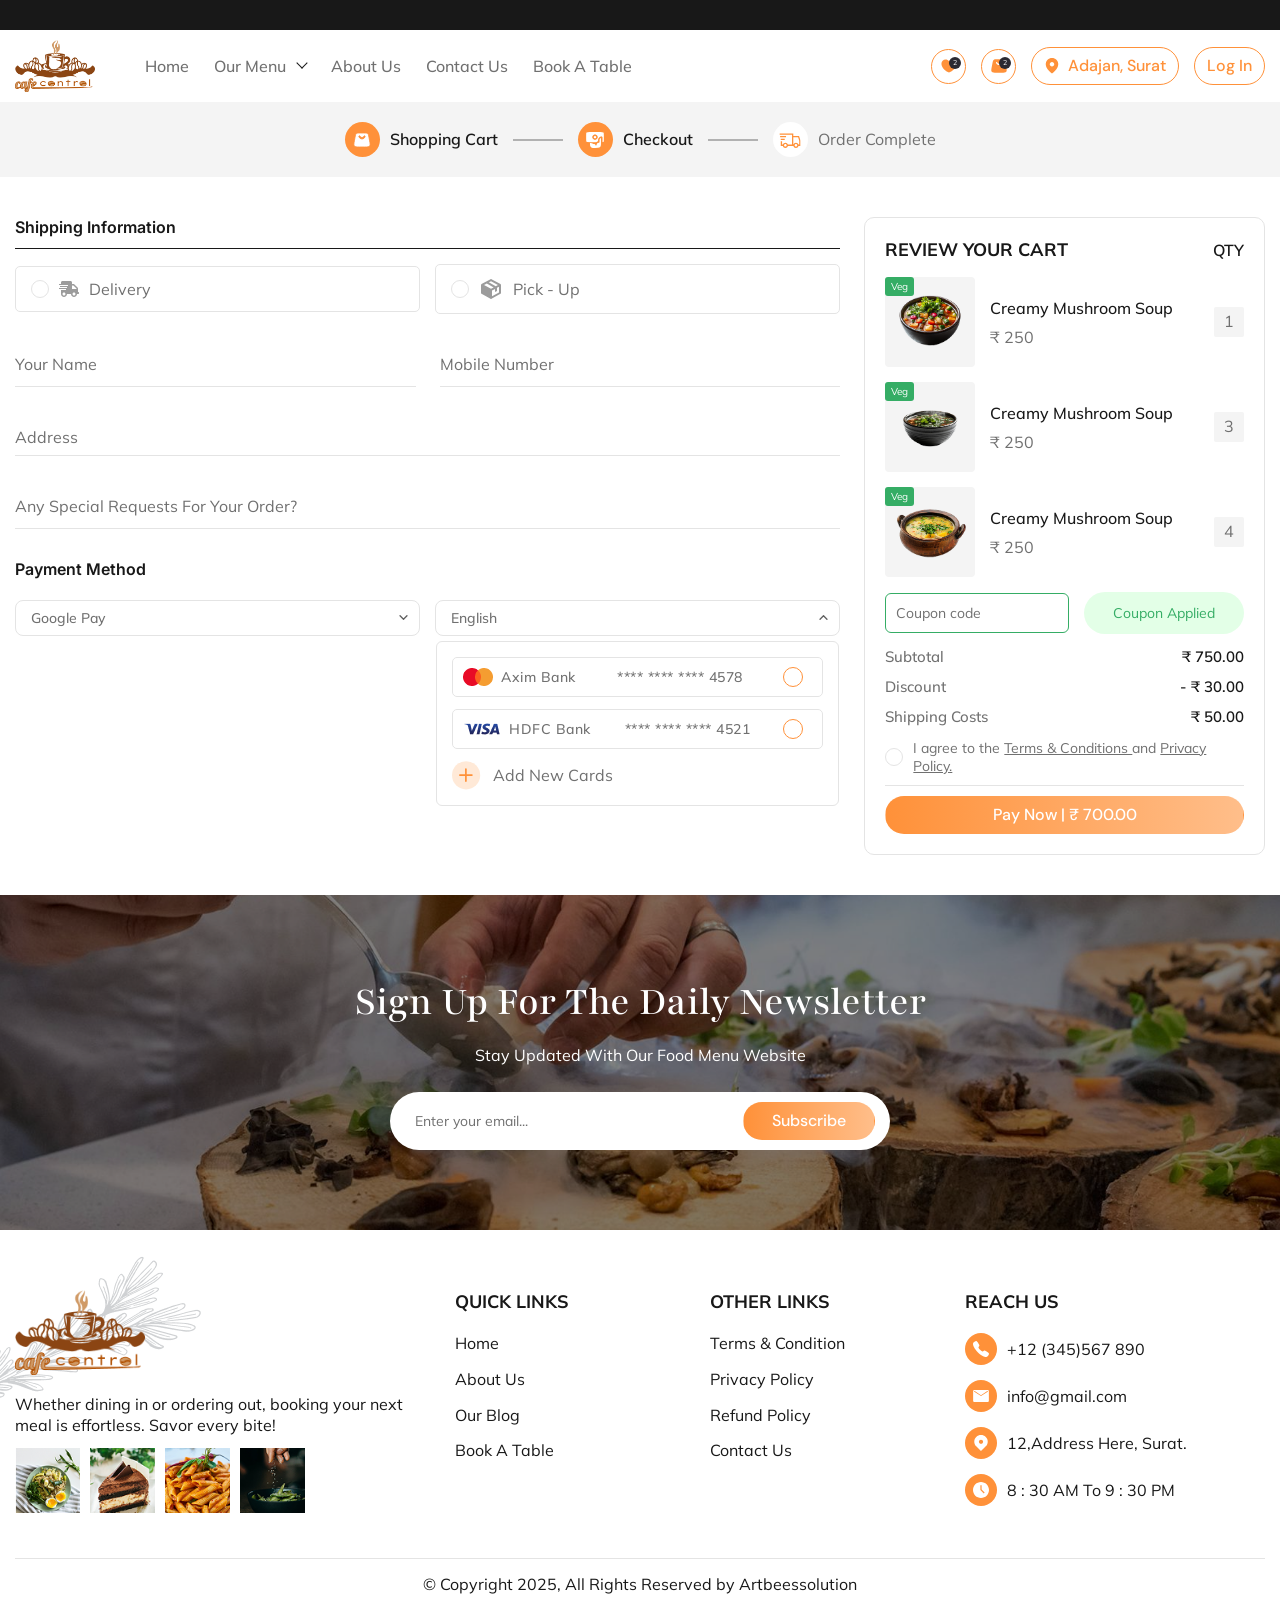
<file: checkout.html>
<!DOCTYPE html>
<html lang="en">

<head>
    <meta charset="UTF-8">
    <meta http-equiv="X-UA-Compatible" content="IE=edge">
    <meta name="author" content="cafe">
    <meta name="viewport" content="width=device-width, initial-scale=1, maximum-scale=1, user-scalable=0" />
    <title>Cafe - Store</title>
    <meta name="description" content="cafe">
    <meta name="keywords" content="cafe">
    <link rel="icon" href="assets/images/favicon.png">
    <link
        href="https://fonts.googleapis.com/css2?family=DM+Sans:ital,opsz,wght@0,9..40,100..1000;1,9..40,100..1000&family=Inter:ital,opsz,wght@0,14..32,100..900;1,14..32,100..900&family=Mulish:ital,wght@0,200..1000;1,200..1000&family=Playfair:ital,opsz,wght@0,5..1200,300..900;1,5..1200,300..900&display=swap"
        rel="stylesheet">
    <link href="https://cdn.jsdelivr.net/npm/bootstrap@5.3.3/dist/css/bootstrap.min.css" rel="stylesheet"
        integrity="sha384-QWTKZyjpPEjISv5WaRU9OFeRpok6YctnYmDr5pNlyT2bRjXh0JMhjY6hW+ALEwIH" crossorigin="anonymous">
    <link rel="stylesheet" href="assets/css/swiper-bundle.min.css">
    <link rel="stylesheet" href="assets/css/main-style.css">
    <link rel="stylesheet" href="assets/css/responsive.css">
</head>
<style>
    
</style>
<body>
    <div class="overlay"></div>
    <header class="site-header">
        <div class="announcebar"></div>
        <div class="main-navigationbar sticky_header" id="header-sticky">
            <div class="container">
                <div class="navigationbar-row d-flex align-items-center">
                    <div class="logo-col">
                        <h1>
                            <a href="index.html" tabindex="0">
                                <img src="assets/images/logo.png" alt="logo" loading="lazy">
                            </a>
                        </h1>
                    </div>
                    <div class="menu-item-left menu-items-col">
                        <ul class="main-nav d-flex align-items-center">
                            <li class="menu-lnk">
                                <a href="index.html" tabindex="0">Home</a>
                            </li>
                            <li class="menu-lnk has-item">
                                <a href="javascript:;" tabindex="0">Our Menu</a>
                                <div class="mega-menu menu-dropdown">
                                    <div class="mega-menu-container container">
                                        <div class="row">
                                            <div class="col-xl-2 col-md-3 col-12">
                                                <ul class="megamenu-list arrow-list">
                                                    <li class="list-title"><span>Chinese</span></li>
                                                    <li><a href="javascript:;" tabindex="0"> Hakka Noodles </a></li>
                                                    <li><a href="javascript:;" tabindex="0"> Manchurian (Veg/Chicken)
                                                        </a></li>
                                                    <li><a href="javascript:;" tabindex="0">Schezwan Fried Rice</a></li>
                                                    <li><a href="javascript:;" tabindex="0"> Schezwan Fried Rice </a>
                                                    </li>
                                                    <li><a href="javascript:;" tabindex="0"> Hot & Sour Soup </a></li>
                                                    <li><a href="javascript:;" tabindex="0"> Chilli Paneer </a></li>
                                                </ul>
                                            </div>
                                            <div class="col-xl-2 col-md-3 col-12">
                                                <ul class="megamenu-list arrow-list">
                                                    <li class="list-title"><span>Italian</span></li>
                                                    <li><a href="javascript:;" tabindex="0"> Margherita Pizza </a></li>
                                                    <li><a href="javascript:;" tabindex="0"
                                                            class="d-flex align-items-center">
                                                            Alfredo Pasta
                                                            <img src="/assets/images/fire.gif" alt="offer-fire"
                                                                loading="lazy">
                                                        </a></li>
                                                    <li><a href="javascript:;" tabindex="0">Arrabbiata Pasta</a></li>
                                                    <li><a href="javascript:;" tabindex="0"> Lasagna</a></li>
                                                    <li><a href="javascript:;" tabindex="0"> Garlic Bread with Cheese
                                                        </a></li>
                                                    <li><a href="javascript:;" tabindex="0">Bruschetta </a></li>
                                                </ul>
                                            </div>
                                            <div class="col-xl-2 col-md-3 col-12">
                                                <ul class="megamenu-list arrow-list">
                                                    <li class="list-title"><span>Indian</span></li>
                                                    <li><a href="javascript:;" tabindex="0"> Paneer Butter Masala </a>
                                                    </li>
                                                    <li><a href="javascript:;" tabindex="0"
                                                            class="d-flex align-items-center">
                                                            Dal Tadka
                                                            <img src="/assets/images/fire.gif" alt="offer-fire"
                                                                loading="lazy">
                                                        </a></li>
                                                    <li><a href="javascript:;" tabindex="0">Biryani (Veg/Chicken)</a>
                                                    </li>
                                                    <li><a href="javascript:;" tabindex="0"> Chole Bhature</a></li>
                                                    <li><a href="javascript:;" tabindex="0"> Masala Dosa</a></li>
                                                    <li><a href="javascript:;" tabindex="0">Butter Naan </a></li>
                                                </ul>
                                            </div>
                                            <div class="col-xl-2 col-md-3 col-12">
                                                <ul class="megamenu-list arrow-list">
                                                    <li class="list-title"><span>Soup</span></li>
                                                    <li><a href="javascript:;" tabindex="0"> Tomato Soup </a></li>
                                                    <li><a href="javascript:;" tabindex="0">Sweet Corn Soup </a></li>
                                                    <li><a href="javascript:;" tabindex="0">Manchow Soup</a></li>
                                                    <li><a href="javascript:;" tabindex="0"
                                                            class="d-flex align-items-center">
                                                            creamy mushroom
                                                            <img src="/assets/images/fire.gif" alt="offer-fire"
                                                                loading="lazy">
                                                        </a></li>
                                                    <li><a href="javascript:;" tabindex="0"> Lemon Coriander</a></li>
                                                    <li><a href="javascript:;" tabindex="0"> mix vegetables </a></li>
                                                </ul>
                                            </div>
                                            <div class="col-xl-2 col-md-3 col-12">
                                                <ul class="megamenu-list arrow-list">
                                                    <li class="list-title"><span>Fast-Food</span></li>
                                                    <li><a href="javascript:;" tabindex="0"> pizza </a></li>
                                                    <li><a href="javascript:;" tabindex="0"> Veg/Chicken Burger </a>
                                                    </li>
                                                    <li><a href="javascript:;" tabindex="0">sandwich</a></li>
                                                    <li><a href="javascript:;" tabindex="0"> Hot Dog </a></li>
                                                    <li><a href="javascript:;" tabindex="0">Noodles </a></li>
                                                    <li><a href="javascript:;" tabindex="0"> dumplings-momos </a></li>
                                                </ul>
                                            </div>
                                            <div class="col-xl-2 col-md-3 col-12">
                                                <ul class="megamenu-list arrow-list">
                                                    <li class="list-title"><span>Beverage-drinks</span></li>
                                                    <li><a href="javascript:;" tabindex="0"> Milkshakes </a></li>
                                                    <li><a href="javascript:;" tabindex="0"> Cold Drinks </a></li>
                                                    <li><a href="javascript:;" tabindex="0">Coffee & Tea</a></li>
                                                    <li><a href="javascript:;" tabindex="0"
                                                            class="d-flex align-items-center">
                                                            Mocktails
                                                            <img src="/assets/images/fire.gif" alt="offer-fire"
                                                                loading="lazy">
                                                        </a></li>
                                                    <li><a href="javascript:;" tabindex="0"> Energy Drinks </a></li>
                                                    <li><a href="javascript:;" tabindex="0"> Hot Beverages</a></li>
                                                </ul>
                                            </div>
                                        </div>
                                    </div>
                                </div>
                            </li>
                            <li class="menu-lnk ">
                                <a href="about-us.html" tabindex="0">About Us</a>
                            </li>
                            <li class="menu-lnk">
                                <a href="contact-us.html" tabindex="0">Contact Us</a>
                            </li>
                            <li class="menu-lnk">
                                <a href="book-table.html" tabindex="0">Book a Table</a>
                            </li>

                        </ul>
                    </div>
                    <ul class="menu-item-right d-flex align-items-center justify-content-end">
                        <li class="wishlist-header">
                            <a href="wishlist.html" tabindex="0">
                                <svg xmlns="http://www.w3.org/2000/svg" width="22" height="19" viewBox="0 0 22 19"
                                    fill="none">
                                    <path
                                        d="M6.31315 0.66797C3.14909 0.66797 0.583984 3.23307 0.583984 6.39714C0.583984 12.1263 7.35482 17.3346 11.0007 18.5461C14.6465 17.3346 21.4173 12.1263 21.4173 6.39714C21.4173 3.23307 18.8522 0.66797 15.6882 0.66797C13.7507 0.66797 12.0371 1.62995 11.0007 3.10234C10.4723 2.34994 9.77042 1.73589 8.95448 1.31215C8.13855 0.888409 7.23255 0.66745 6.31315 0.66797Z"
                                        fill="#FF9139" />
                                </svg>
                                <span class="count">2</span>
                            </a>
                        </li>
                        <li class="cart-header">
                            <a href="cart.html" class="main-cart flex align-center" tabindex="0">
                                <div class="cart-icon">
                                    <svg xmlns="http://www.w3.org/2000/svg" width="20" height="18" viewBox="0 0 20 18"
                                        fill="none">
                                        <path fill-rule="evenodd" clip-rule="evenodd"
                                            d="M3.3056 1.38776C2.4379 2.10859 2.20873 3.32734 1.75144 5.76588L0.970188 9.93255C0.32748 13.3617 0.00664634 15.0763 0.943105 16.2055C1.8806 17.3346 3.62435 17.3346 7.11394 17.3346H12.8848C16.3744 17.3346 18.1181 17.3346 19.0556 16.2055C19.9931 15.0763 19.6702 13.3617 19.0285 9.93255L18.2473 5.76588C17.7889 3.32839 17.5608 2.10859 16.6931 1.38776C15.8254 0.667969 14.5848 0.667969 12.1035 0.667969H7.89519C5.41394 0.667969 4.17331 0.667969 3.3056 1.38776ZM7.78894 4.57526C7.95047 5.03259 8.24984 5.42857 8.64581 5.70866C9.04178 5.98875 9.51486 6.13915 9.99988 6.13915C10.4849 6.13915 10.958 5.98875 11.3539 5.70866C11.7499 5.42857 12.0493 5.03259 12.2108 4.57526C12.2837 4.38515 12.4279 4.23099 12.6127 4.1456C12.7975 4.06022 13.0083 4.05035 13.2003 4.1181C13.3923 4.18585 13.5503 4.32587 13.6406 4.50834C13.7308 4.69082 13.7463 4.90133 13.6837 5.09505C13.4144 5.85686 12.9155 6.51644 12.2558 6.98296C11.596 7.44947 10.8079 7.69998 9.99988 7.69998C9.19186 7.69998 8.40371 7.44947 7.74397 6.98296C7.08423 6.51644 6.58535 5.85686 6.31602 5.09505C6.27986 4.99789 6.2634 4.8945 6.2676 4.79092C6.27181 4.68733 6.29658 4.58561 6.34049 4.4917C6.38439 4.39778 6.44655 4.31354 6.52334 4.24389C6.60013 4.17424 6.69002 4.12057 6.78776 4.08601C6.8855 4.05145 6.98915 4.03668 7.09265 4.04258C7.19616 4.04848 7.29745 4.07492 7.39064 4.12036C7.48382 4.1658 7.56703 4.22933 7.63541 4.30725C7.70379 4.38517 7.75598 4.47696 7.78894 4.57526Z"
                                            fill="#FF9139" />
                                    </svg>
                                    <span class="count">2</span>
                                </div>
                            </a>
                        </li>
                        <li class="location">
                            <a href="javascript:;" tabindex="0" class="btn btn-white location-btn">
                                <svg xmlns="http://www.w3.org/2000/svg" width="18" height="23" viewBox="0 0 18 23"
                                    fill="none">
                                    <path
                                        d="M7.115 20.811C7.721 21.311 8.353 21.768 9 22.214C9.6484 21.7739 10.2773 21.3058 10.885 20.811C11.898 19.9792 12.8513 19.0773 13.738 18.112C15.782 15.877 18 12.637 18 9C18 7.8181 17.7672 6.64778 17.3149 5.55585C16.8626 4.46392 16.1997 3.47177 15.364 2.63604C14.5282 1.80031 13.5361 1.13738 12.4442 0.685084C11.3522 0.232792 10.1819 0 9 0C7.8181 0 6.64778 0.232792 5.55585 0.685084C4.46392 1.13738 3.47177 1.80031 2.63604 2.63604C1.80031 3.47177 1.13738 4.46392 0.685084 5.55585C0.232792 6.64778 -1.76116e-08 7.8181 0 9C0 12.637 2.218 15.876 4.262 18.112C5.14862 19.0777 6.10197 19.9789 7.115 20.811ZM9 12.25C8.13805 12.25 7.3114 11.9076 6.7019 11.2981C6.09241 10.6886 5.75 9.86195 5.75 9C5.75 8.13805 6.09241 7.3114 6.7019 6.7019C7.3114 6.09241 8.13805 5.75 9 5.75C9.86195 5.75 10.6886 6.09241 11.2981 6.7019C11.9076 7.3114 12.25 8.13805 12.25 9C12.25 9.86195 11.9076 10.6886 11.2981 11.2981C10.6886 11.9076 9.86195 12.25 9 12.25Z"
                                        fill="#FF9139" />
                                </svg>
                                <span>Adajan, surat</span>
                            </a>
                        </li>
                        <li class="profile-header">
                            <a href="javascript:;" tabindex="0" class="btn btn-white sign-in-btn">
                                <svg xmlns="http://www.w3.org/2000/svg" width="18" height="18" viewBox="0 0 18 18"
                                    fill="none">
                                    <path fill-rule="evenodd" clip-rule="evenodd"
                                        d="M5 4C5 2.93913 5.42143 1.92172 6.17157 1.17157C6.92172 0.421427 7.93913 0 9 0C10.0609 0 11.0783 0.421427 11.8284 1.17157C12.5786 1.92172 13 2.93913 13 4C13 5.06087 12.5786 6.07828 11.8284 6.82843C11.0783 7.57857 10.0609 8 9 8C7.93913 8 6.92172 7.57857 6.17157 6.82843C5.42143 6.07828 5 5.06087 5 4ZM5 10C3.67392 10 2.40215 10.5268 1.46447 11.4645C0.526784 12.4021 0 13.6739 0 15C0 15.7956 0.316071 16.5587 0.87868 17.1213C1.44129 17.6839 2.20435 18 3 18H15C15.7956 18 16.5587 17.6839 17.1213 17.1213C17.6839 16.5587 18 15.7956 18 15C18 13.6739 17.4732 12.4021 16.5355 11.4645C15.5979 10.5268 14.3261 10 13 10H5Z"
                                        fill="#FF9139" />
                                </svg>
                                <span>log in</span>
                            </a>
                        </li>
                        <li class="mobile-menu mobile-only">
                            <button class="mobile-menu-button">
                                <div class="one"></div>
                                <div class="two"></div>
                                <div class="three"></div>
                            </button>
                        </li>
                    </ul>
                </div>
            </div>
        </div>
    </header>   
    <main>
        <section class="cart-banner-sec">
            <div class="container">
                <div class="cart-banner-content"> 
                    <ul class="cart-stapes d-flex  align-items-center justify-content-center">
                        <li class="active d-flex align-items-center">
                            <div class="cart-icons">
                                <svg xmlns="http://www.w3.org/2000/svg" width="25" height="24" viewBox="0 0 25 24" fill="none">
                                    <path fill-rule="evenodd" clip-rule="evenodd" d="M6.0744 4.691C5.2414 5.383 5.0214 6.553 4.5824 8.894L3.8324 12.894C3.2154 16.186 2.9074 17.832 3.8064 18.916C4.7064 20 6.3804 20 9.7304 20H15.2704C18.6204 20 20.2944 20 21.1944 18.916C22.0944 17.832 21.7844 16.186 21.1684 12.894L20.4184 8.894C19.9784 6.554 19.7594 5.383 18.9264 4.691C18.0934 4 16.9024 4 14.5204 4H10.4804C8.0984 4 6.9074 4 6.0744 4.691ZM10.3784 7.751C10.5335 8.19004 10.8209 8.57018 11.201 8.83907C11.5811 9.10795 12.0353 9.25234 12.5009 9.25234C12.9665 9.25234 13.4207 9.10795 13.8008 8.83907C14.1809 8.57018 14.4683 8.19004 14.6234 7.751C14.6933 7.5685 14.8318 7.4205 15.0092 7.33853C15.1866 7.25656 15.389 7.24708 15.5733 7.31213C15.7576 7.37717 15.9093 7.51159 15.9959 7.68676C16.0826 7.86193 16.0975 8.06402 16.0374 8.25C15.7788 8.98134 15.2999 9.61454 14.6666 10.0624C14.0332 10.5102 13.2766 10.7507 12.5009 10.7507C11.7252 10.7507 10.9686 10.5102 10.3352 10.0624C9.70188 9.61454 9.22295 8.98134 8.9644 8.25C8.92968 8.15672 8.91388 8.05747 8.91792 7.95803C8.92195 7.85859 8.94573 7.76094 8.98788 7.67078C9.03003 7.58062 9.08971 7.49975 9.16342 7.43289C9.23714 7.36602 9.32343 7.3145 9.41727 7.28132C9.5111 7.24814 9.6106 7.23397 9.70996 7.23963C9.80932 7.24529 9.90657 7.27067 9.99602 7.31429C10.0855 7.35792 10.1654 7.41891 10.231 7.49371C10.2967 7.56851 10.3468 7.65664 10.3784 7.751Z" fill="white"/>
                                </svg>
                            </div>
                            <span>Shopping Cart</span>
                        </li>
                        <li class="active d-flex align-items-center">
                            <div class="cart-icons">
                                <svg xmlns="http://www.w3.org/2000/svg" width="23" height="20" viewBox="0 0 23 20" fill="none">
                                    <path d="M13 13H5.5C3.614 13 2.672 13 2.086 12.414C1.5 11.828 1.5 10.886 1.5 9V5C1.5 3.114 1.5 2.172 2.086 1.586C2.672 1 3.614 1 5.5 1H17.5C19.386 1 20.328 1 20.914 1.586C21.5 2.172 21.5 3.114 21.5 5V10C21.5 10.932 21.5 11.398 21.348 11.765C21.2475 12.0078 21.1001 12.2284 20.9143 12.4143C20.7284 12.6001 20.5078 12.7475 20.265 12.848C19.898 13 19.432 13 18.5 13" fill="#FF9139"/>
                                    <path d="M13 13H5.5C3.614 13 2.672 13 2.086 12.414C1.5 11.828 1.5 10.886 1.5 9V5C1.5 3.114 1.5 2.172 2.086 1.586C2.672 1 3.614 1 5.5 1H17.5C19.386 1 20.328 1 20.914 1.586C21.5 2.172 21.5 3.114 21.5 5V10C21.5 10.932 21.5 11.398 21.348 11.765C21.2475 12.0078 21.1001 12.2284 20.9143 12.4143C20.7284 12.6001 20.5078 12.7475 20.265 12.848C19.898 13 19.432 13 18.5 13" stroke="white" stroke-width="1.5" stroke-linecap="round" stroke-linejoin="round"/>
                                    <path d="M13.5 7C13.5 7.53043 13.2893 8.03914 12.9142 8.41421C12.5391 8.78929 12.0304 9 11.5 9C10.9696 9 10.4609 8.78929 10.0858 8.41421C9.71071 8.03914 9.5 7.53043 9.5 7C9.5 6.46957 9.71071 5.96086 10.0858 5.58579C10.4609 5.21071 10.9696 5 11.5 5C12.0304 5 12.5391 5.21071 12.9142 5.58579C13.2893 5.96086 13.5 6.46957 13.5 7ZM12.5 15C12.5 14.2044 12.8161 13.4413 13.3787 12.8787C13.9413 12.3161 14.7044 12 15.5 12V10C15.5 9.20435 15.8161 8.44129 16.3787 7.87868C16.9413 7.31607 17.7044 7 18.5 7V12.5C18.5 14.835 18.5 16.002 18.028 16.886C17.6551 17.5837 17.0837 18.1551 16.386 18.528C15.502 19 14.335 19 12 19H11.5C9.636 19 8.704 19 7.97 18.695C7.48455 18.4942 7.0434 18.1997 6.67175 17.8284C6.30011 17.4571 6.00524 17.0163 5.804 16.531C5.5 15.796 5.5 14.864 5.5 13" fill="#FF9139"/>
                                    <path d="M12.5 15C12.5 14.2044 12.8161 13.4413 13.3787 12.8787C13.9413 12.3161 14.7044 12 15.5 12V10C15.5 9.20435 15.8161 8.44129 16.3787 7.87868C16.9413 7.31607 17.7044 7 18.5 7V12.5C18.5 14.835 18.5 16.002 18.028 16.886C17.6551 17.5837 17.0837 18.1551 16.386 18.528C15.502 19 14.335 19 12 19H11.5C9.636 19 8.704 19 7.97 18.695C7.48455 18.4942 7.0434 18.1997 6.67175 17.8284C6.30011 17.4571 6.00524 17.0163 5.804 16.531C5.5 15.796 5.5 14.864 5.5 13M13.5 7C13.5 7.53043 13.2893 8.03914 12.9142 8.41421C12.5391 8.78929 12.0304 9 11.5 9C10.9696 9 10.4609 8.78929 10.0858 8.41421C9.71071 8.03914 9.5 7.53043 9.5 7C9.5 6.46957 9.71071 5.96086 10.0858 5.58579C10.4609 5.21071 10.9696 5 11.5 5C12.0304 5 12.5391 5.21071 12.9142 5.58579C13.2893 5.96086 13.5 6.46957 13.5 7Z" stroke="white" stroke-width="1.5" stroke-linecap="round" stroke-linejoin="round"/>
                                </svg>
                            </div>
                            <span>Checkout</span>
                        </li>
                        <li class="d-flex align-items-center">
                            <div class="cart-icons">
                                <svg xmlns="http://www.w3.org/2000/svg" width="25" height="24" viewBox="0 0 25 24" fill="none">
                                    <g clip-path="url(#clip0_4297_1113)">
                                    <path d="M0.5 4.5V6H14.75V17.25H10.133C9.7985 15.9607 8.639 15 7.25 15C5.861 15 4.7015 15.9607 4.367 17.25H3.5V13.5H2V18.75H4.367C4.7015 20.0393 5.861 21 7.25 21C8.639 21 9.7985 20.0393 10.133 18.75H16.367C16.7015 20.0393 17.861 21 19.25 21C20.639 21 21.7985 20.0393 22.133 18.75H24.5V12.633L24.4528 12.5153L22.9528 8.01525L22.79 7.5H16.25V4.5H0.5ZM1.25 7.5V9H8V7.5H1.25ZM16.25 9H21.7108L23 12.8438V17.25H22.133C21.7985 15.9607 20.639 15 19.25 15C17.861 15 16.7015 15.9607 16.367 17.25H16.25V9ZM2 10.5V12H6.5V10.5H2ZM7.25 16.5C8.08775 16.5 8.75 17.1622 8.75 18C8.75 18.8378 8.08775 19.5 7.25 19.5C6.41225 19.5 5.75 18.8378 5.75 18C5.75 17.1622 6.41225 16.5 7.25 16.5ZM19.25 16.5C20.0877 16.5 20.75 17.1622 20.75 18C20.75 18.8378 20.0877 19.5 19.25 19.5C18.4123 19.5 17.75 18.8378 17.75 18C17.75 17.1622 18.4123 16.5 19.25 16.5Z" fill="#FF9139"/>
                                    </g>
                                    <defs>
                                    <clipPath id="clip0_4297_1113">
                                    <rect width="24" height="24" fill="white" transform="translate(0.5)"/>
                                    </clipPath>
                                    </defs>
                                </svg>
                            </div>
                            <span>Order Complete</span>
                        </li> 
                    </ul>
                </div>
            </div>
        </section>  
        <section class="checkout-page-sec">
            <div class="container">
                <div class="row"> 
                    <div class="col-xl-8 col-lg-7 col-12">
                        <h2>Shipping Information</h2>
                        <div class="shipping-info d-flex align-items-center">
                            <div class="colors-checkbox delivery-info w-100">
                                <label class="check-label" for="available1">
                                    <span class="custom-checkbox">
                                        <input id="available1" type="checkbox">
                                        <span class="color"></span>
                                    </span>
                                    <div class="color-name">
                                         <svg xmlns="http://www.w3.org/2000/svg" width="20" height="16" viewBox="0 0 20 16" fill="none">
                                            <g clip-path="url(#clip0_4327_5004)">
                                            <path d="M19.5 11H19V7.62187C19 7.225 18.8406 6.84375 18.5594 6.5625L15.4375 3.44062C15.1562 3.15937 14.775 3 14.3781 3H13V1.5C13 0.671875 12.3281 0 11.5 0H3.5C2.67188 0 2 0.671875 2 1.5V3H0.25C0.1125 3 0 3.1125 0 3.25V3.75C0 3.8875 0.1125 4 0.25 4H8.75C8.8875 4 9 4.1125 9 4.25V4.75C9 4.8875 8.8875 5 8.75 5H1.25C1.1125 5 1 5.1125 1 5.25V5.75C1 5.8875 1.1125 6 1.25 6H7.75C7.8875 6 8 6.1125 8 6.25V6.75C8 6.8875 7.8875 7 7.75 7H0.25C0.1125 7 0 7.1125 0 7.25V7.75C0 7.8875 0.1125 8 0.25 8H6.75C6.8875 8 7 8.1125 7 8.25V8.75C7 8.8875 6.8875 9 6.75 9H2V13C2 14.6562 3.34375 16 5 16C6.65625 16 8 14.6562 8 13H12C12 14.6562 13.3438 16 15 16C16.6562 16 18 14.6562 18 13H19.5C19.775 13 20 12.775 20 12.5V11.5C20 11.225 19.775 11 19.5 11ZM5 14.5C4.17188 14.5 3.5 13.8281 3.5 13C3.5 12.1719 4.17188 11.5 5 11.5C5.82812 11.5 6.5 12.1719 6.5 13C6.5 13.8281 5.82812 14.5 5 14.5ZM15 14.5C14.1719 14.5 13.5 13.8281 13.5 13C13.5 12.1719 14.1719 11.5 15 11.5C15.8281 11.5 16.5 12.1719 16.5 13C16.5 13.8281 15.8281 14.5 15 14.5ZM17.5 8H13V4.5H14.3781L17.5 7.62187V8Z" fill="#FF9139"/>
                                            </g>
                                            <defs>
                                            <clipPath id="clip0_4327_5004">
                                            <rect width="20" height="16" fill="white"/>
                                            </clipPath>
                                            </defs>
                                        </svg>

                                        Delivery  
                                    </div>
                                </label>
                            </div>
                            <div class="colors-checkbox delivery-info w-100">
                                <label class="check-label" for="available10">
                                    <span class="custom-checkbox">
                                        <input id="available10" type="checkbox">
                                        <span class="color"></span>
                                    </span>
                                    <div class="color-name">
                                        <svg xmlns="http://www.w3.org/2000/svg" width="24" height="24" viewBox="0 0 24 24" fill="none">
                                            <path d="M21.993 7.9488C21.9911 7.87663 21.9814 7.80488 21.964 7.7348C21.957 7.7098 21.943 7.6858 21.934 7.6608C21.913 7.6038 21.894 7.5478 21.864 7.4958C21.848 7.4688 21.826 7.4468 21.807 7.4208C21.775 7.3758 21.744 7.3298 21.705 7.2908C21.682 7.2688 21.652 7.2508 21.627 7.2298C21.588 7.1978 21.552 7.1628 21.507 7.1358L21.493 7.1298L21.485 7.1238L12.506 2.1338C12.3577 2.05134 12.1908 2.00799 12.0211 2.00781C11.8514 2.00764 11.6845 2.05065 11.536 2.1328L2.515 7.1228C2.51233 7.12613 2.50867 7.12947 2.504 7.1328L2.494 7.1368C2.459 7.1568 2.433 7.1858 2.4 7.2098C2.364 7.2368 2.326 7.2608 2.294 7.2918C2.264 7.3228 2.241 7.3588 2.215 7.3938C2.189 7.4288 2.158 7.4598 2.136 7.4978C2.11 7.5408 2.096 7.5898 2.077 7.6368C2.063 7.6698 2.045 7.7008 2.036 7.7368C2.01892 7.80557 2.0092 7.87597 2.007 7.9468C2.006 7.9638 2 7.9788 2 7.9968V15.9988C2 16.3618 2.197 16.6968 2.515 16.8728L11.493 21.8598L11.494 21.8608L11.496 21.8618L11.516 21.8728C11.559 21.8968 11.606 21.9098 11.651 21.9268C11.683 21.9398 11.714 21.9568 11.748 21.9658C11.9139 22.0092 12.0881 22.0092 12.254 21.9658C12.287 21.9568 12.318 21.9398 12.351 21.9268C12.396 21.9098 12.443 21.8978 12.486 21.8728L12.506 21.8618L12.508 21.8608L12.509 21.8598L21.487 16.8728C21.803 16.6968 22 16.3618 22 15.9988V7.9968C22 7.9798 21.994 7.9658 21.993 7.9488ZM11.972 11.8708L5.058 8.0038L7.82 6.4758L14.654 10.3808L11.972 11.8708ZM12.02 4.1518L18.941 7.9988L16.697 9.2458L9.867 5.3428L12.02 4.1518ZM13 19.2998L13.002 13.6208L16 11.9428V14.9988L18 13.9988V10.8238L20 9.7048V15.4098L13 19.2998Z" fill="#A7A7A7"/>
                                        </svg>
                                        Pick - up  
                                    </div>
                                </label>
                            </div>
                        </div> 
                        <div class="reservation-form shipping-form">
                            <div class="row">
                                <div class="col-md-6 col-12">
                                    <div class="form-group">
                                        <label class="control-label" for="name">Your Name</label>
                                        <input id="name" name="name" type="text" placeholder=" " class="form-control input-md">
                                    </div>
                                </div> 
                                <div class="col-md-6 col-12">
                                    <div class="form-group">
                                        <label class="control-label" for="phone">Mobile Number</label>
                                        <input id="phone" name="phone" type="tel" placeholder=" " class="form-control input-md">
                                    </div>
                                </div>   
                                <div class="col-12">
                                    <div class="form-group">
                                        <label>Address</label>
                                        <textarea class="form-control" name="message" placeholder="" rows="1"></textarea>
                                    </div>
                                </div> 
                                <div class="col-12">
                                    <div class="form-group">
                                        <label class="control-label" for="request">Any special requests for your order?</label>
                                        <input id="request" name="request" type="text" placeholder="Example : “Deliver without ringing the bell”" class="form-control input-md">
                                    </div>
                                </div>  
                            </div> 
                        </div>
                        <div class="payment-methord">
                            <h3>Payment Method</h3>
                            <ul class="payment-info d-flex">
                                <li class="country-name w-100">
                                    <select class="list" style="display: none;">
                                        <option data-value="Medium"> INR </option>
                                        <option data-value="Medium">EUR</option>
                                    </select>
                                    <div class="w-100 nice-select list" tabindex="0">
                                        <span class="current"> Google Pay </span>
                                        <ul class="list">
                                            <li data-value="INR" class="option d-flex align-items-center justify-content-between">
                                                <div class="card-dtl d-flex align-items-center gap-2">
                                                    <img src="./assets/images/payment3.png" alt="payment-image" loading="lazy">
                                                    Axim Bank
                                                </div> 
                                                <span>**** **** **** 4578</span> 
                                                <span class="custom-checkbox">
                                                    <input id="available1" type="checkbox" class="filled">
                                                    <span class="color"></span>
                                                </span> 
                                            </li>
                                            <li data-value="INR" class="option d-flex align-items-center justify-content-between">
                                                <div class="card-dtl d-flex align-items-center gap-2">
                                                    <img src="./assets/images/payment4.png" alt="payment-image" loading="lazy">
                                                    HDFC Bank
                                                </div> 
                                                <span>**** **** **** 4521</span> 
                                                <span class="custom-checkbox">
                                                    <input id="available1" type="checkbox" class="filled">
                                                    <span class="color"></span>
                                                </span> 
                                            </li> 
                                        </ul>
                                    </div>
                                </li>
                                <li class="languages w-100">
                                    <select class="list" style="display: none;">
                                        <option data-value="Medium">English</option>
                                        <option data-value="Medium">Spanish</option>
                                    </select>
                                    <div class="w-100 nice-select list open" tabindex="0">
                                        <span class="current">English</span>
                                        <ul class="list">
                                            <li data-value="INR" class="option d-flex align-items-center justify-content-between">
                                                <div class="card-dtl d-flex align-items-center gap-2">
                                                    <img src="./assets/images/payment1.png" alt="payment-image" loading="lazy">
                                                    Axim Bank
                                                </div> 
                                                <span>**** **** **** 4578</span> 
                                                <span class="custom-checkbox">
                                                    <input id="available1" type="checkbox" class="filled">
                                                    <span class="color"></span>
                                                </span> 
                                            </li>
                                            <li data-value="INR" class="option d-flex align-items-center justify-content-between">
                                                <div class="card-dtl d-flex align-items-center gap-2">
                                                    <img src="./assets/images/payment2.png" alt="payment-image" loading="lazy">
                                                    HDFC Bank
                                                </div> 
                                                <span>**** **** **** 4521</span> 
                                                <span class="custom-checkbox">
                                                    <input id="available1" type="checkbox" class="filled">
                                                    <span class="color"></span>
                                                </span> 
                                            </li>
                                            <li class="add-payment d-flex align-items-center">
                                                <svg xmlns="http://www.w3.org/2000/svg" width="29" height="29" viewBox="0 0 29 29" fill="none">
                                                    <circle opacity="0.2" cx="14.0913" cy="14.2944" r="14.0913" fill="#FF9139"/>
                                                    <path d="M19.8937 14.0861H7.86914M13.8815 8.07422V20.0988" stroke="#FF9139" stroke-width="1.69095" stroke-linecap="round" stroke-linejoin="round"/>
                                                </svg>
                                                Add New Cards
                                            </li>
                                        </ul>
                                    </div>
                                </li>
                            </ul>
                        </div>
                    </div>
                    <div class="col-xl-4 col-lg-5 col-12">
                        <div class="cart-right review-cart">
                            <div class="cart-notes d-flex align-items-center justify-content-between gap-1"> 
                                <h6>Review Your Cart</h6>  
                                <span>QTY</span>
                            </div>
                            <div class="cart-card-inner">
                                <div class="cart-card d-flex align-items-center justify-content-between">
                                    <div class="cart-card-box d-flex align-items-center">
                                        <a href="product.html" class="pro-img-cart" tabindex="0">
                                            <div class="pro-label">Veg</div>
                                            <img src="./assets/images/product-4.png">
                                        </a>
                                        <div class="cart-card-name">
                                            <h6>
                                                <a href="product.html">Creamy Mushroom Soup</a>
                                            </h6>
                                            <div class="price">
                                                ₹ 250
                                            </div>
                                        </div>
                                    </div> 
                                    <span>1</span>
                                </div>
                                <div class="cart-card d-flex align-items-center justify-content-between">
                                    <div class="cart-card-box d-flex align-items-center">
                                        <a href="product.html" class="pro-img-cart" tabindex="0">
                                            <div class="pro-label">Veg</div>
                                            <img src="./assets/images/product-9.png">
                                        </a>
                                        <div class="cart-card-name">
                                            <h6>
                                                <a href="product.html">Creamy Mushroom Soup</a>
                                            </h6>
                                            <div class="price">
                                                ₹ 250
                                            </div>
                                        </div>
                                    </div> 
                                    <span>3</span>
                                </div>
                                <div class="cart-card d-flex align-items-center justify-content-between">
                                    <div class="cart-card-box d-flex align-items-center">
                                        <a href="product.html" class="pro-img-cart" tabindex="0">
                                            <div class="pro-label">Veg</div>
                                            <img src="./assets/images/product-10.png">
                                        </a>
                                        <div class="cart-card-name">
                                            <h6>
                                                <a href="product.html">Creamy Mushroom Soup</a>
                                            </h6>
                                            <div class="price">
                                                ₹ 250
                                            </div>
                                        </div>
                                    </div> 
                                    <span>4</span>
                                </div>
                            </div>
                            <div class="cart-right-top"> 
                               
                                <div class="coupon-code d-flex align-items-center ">
                                    <input type="text" name="discount" placeholder="Coupon code" class="discount_coupan">
                                    <div class="apply-coupan-btn">
                                        <a href="javascript:void;" class="apply" tabindex="0">Coupon Applied </a>
                                    </div>
                                </div>
                                <div class="cart-total">
                                    <span>Subtotal</span>
                                    <span class="price">₹ 750.00</span>
                                </div>
                                <div class="cart-total">
                                    <span>Discount</span>
                                    <span class="price">- ₹ 30.00</span>
                                </div>
                                <div class="cart-total">
                                    <span>Shipping Costs</span>
                                    <span class="price">₹ 50.00</span>
                                </div> 
                                <div class="term-check d-flex align-items-center">
                                    <span class="custom-checkbox">
                                        <input id="available1" type="checkbox" class="filled">
                                        <span class="color"></span>
                                    </span>
                                    <p> I agree to the <ins> Terms & Conditions </ins>  and <ins> Privacy Policy. </ins></p> 

                                </div>
                                <div class="chekout-btn">
                                    <button class="btn"> Pay Now | ₹ 700.00</button> 
                                </div>
                            </div> 
                        </div> 
                    </div>
                </div> 
            </div>
        </section>
        <section class="newsletter-sec"  style="background-image: url(assets/images/newsletter-bg.png);">
            <div class="container">
                <div class="newsletter-content">
                    <div class="section-title text-center"> 
                        <h2>Sign Up For The Daily newsletter</h2>
                        <p>Stay Updated With Our Food Menu Website</p> 
                    </div>
                    <form class="newsletter-form">
                        <div class="input-wrapper d-flex align-items-center">
                            <input type="email" placeholder="Enter your email...">
                            <button type="submit" class=" btn">
                                <span>Subscribe</span>
                                <svg xmlns="http://www.w3.org/2000/svg" width="40" height="40" viewBox="0 0 40 40" fill="none">
                                    <path fill-rule="evenodd" clip-rule="evenodd" d="M28.6143 11.3858L15.4142 20.5505L1.60749 15.9477C0.643763 15.6258 -0.00550973 14.7216 3.52419e-05 13.7057C0.00565318 12.6899 0.662368 11.7913 1.62982 11.4806L36.9289 0.113033C37.7679 -0.156701 38.6889 0.0646601 39.3122 0.687959C39.9354 1.31126 40.1568 2.23216 39.887 3.07128L28.5195 38.3702C28.2088 39.3377 27.3101 39.9944 26.2943 40C25.2785 40.0056 24.3743 39.3563 24.0524 38.3926L19.4272 24.519L28.6143 11.3858Z" fill="white"></path>
                                </svg>
                            </button>
                        </div>
                    </form>
                </div>
            </div>
        </section> 
        <footer class="site-footer">
            <img src="assets/images/category-bg.png" alt="category-bg" class="bg-images category-bg-image" loading="lazy">
            <div class="container">
                <div class="footer-row d-flex">
                    <div class="footer-col footer-subscribe-col">
                        <div class="footer-widget set has-children1">
                            <div class="footer-logo">
                                <a href="index.html" tabindex="0">
                                    <img src="assets/images/logo.png" alt="logo" loading="lazy">
                                </a>
                            </div>
                           <p>Whether dining in or ordering out, booking your next meal is effortless. Savor every bite!</p>
                           <ul class="social-img d-flex align-items-center">
                                <li>
                                    <a href="https://www.instagram.com/" target="_blank" tabindex="0">
                                        <img src="./assets/images/social-media-img-1.png" alt="social-img" loading="lazy"> 
                                        <svg xmlns="http://www.w3.org/2000/svg" width="24" height="24" viewBox="0 0 24 24" fill="none">
                                            <path d="M17 0.75C18.6576 0.75 20.2473 1.40848 21.4194 2.58058C22.5915 3.75269 23.25 5.3424 23.25 7V17C23.25 18.6576 22.5915 20.2473 21.4194 21.4194C20.2473 22.5915 18.6576 23.25 17 23.25H7C5.3424 23.25 3.75269 22.5915 2.58058 21.4194C1.40848 20.2473 0.75 18.6576 0.75 17V7C0.75 5.3424 1.40848 3.75269 2.58058 2.58058C3.75269 1.40848 5.3424 0.75 7 0.75H17ZM12 7C10.6739 7 9.40215 7.52678 8.46447 8.46447C7.52678 9.40215 7 10.6739 7 12C7 13.3261 7.52678 14.5979 8.46447 15.5355C9.40215 16.4732 10.6739 17 12 17C13.3261 17 14.5979 16.4732 15.5355 15.5355C16.4732 14.5979 17 13.3261 17 12C17 10.6739 16.4732 9.40215 15.5355 8.46447C14.5979 7.52678 13.3261 7 12 7ZM12 9.5C12.663 9.5 13.2989 9.76339 13.7678 10.2322C14.2366 10.7011 14.5 11.337 14.5 12C14.5 12.663 14.2366 13.2989 13.7678 13.7678C13.2989 14.2366 12.663 14.5 12 14.5C11.337 14.5 10.7011 14.2366 10.2322 13.7678C9.76339 13.2989 9.5 12.663 9.5 12C9.5 11.337 9.76339 10.7011 10.2322 10.2322C10.7011 9.76339 11.337 9.5 12 9.5ZM17.625 5.125C17.2935 5.125 16.9755 5.2567 16.7411 5.49112C16.5067 5.72554 16.375 6.04348 16.375 6.375C16.375 6.70652 16.5067 7.02446 16.7411 7.25888C16.9755 7.4933 17.2935 7.625 17.625 7.625C17.9565 7.625 18.2745 7.4933 18.5089 7.25888C18.7433 7.02446 18.875 6.70652 18.875 6.375C18.875 6.04348 18.7433 5.72554 18.5089 5.49112C18.2745 5.2567 17.9565 5.125 17.625 5.125Z" fill="white"/>
                                        </svg>
                                    </a>
                                </li>
                                <li>
                                    <a href="https://www.instagram.com/" target="_blank" tabindex="0">
                                        <img src="./assets/images/social-media-img-2.png" alt="social-img" loading="lazy"> 
                                        <svg xmlns="http://www.w3.org/2000/svg" width="24" height="24" viewBox="0 0 24 24" fill="none">
                                            <path d="M17 0.75C18.6576 0.75 20.2473 1.40848 21.4194 2.58058C22.5915 3.75269 23.25 5.3424 23.25 7V17C23.25 18.6576 22.5915 20.2473 21.4194 21.4194C20.2473 22.5915 18.6576 23.25 17 23.25H7C5.3424 23.25 3.75269 22.5915 2.58058 21.4194C1.40848 20.2473 0.75 18.6576 0.75 17V7C0.75 5.3424 1.40848 3.75269 2.58058 2.58058C3.75269 1.40848 5.3424 0.75 7 0.75H17ZM12 7C10.6739 7 9.40215 7.52678 8.46447 8.46447C7.52678 9.40215 7 10.6739 7 12C7 13.3261 7.52678 14.5979 8.46447 15.5355C9.40215 16.4732 10.6739 17 12 17C13.3261 17 14.5979 16.4732 15.5355 15.5355C16.4732 14.5979 17 13.3261 17 12C17 10.6739 16.4732 9.40215 15.5355 8.46447C14.5979 7.52678 13.3261 7 12 7ZM12 9.5C12.663 9.5 13.2989 9.76339 13.7678 10.2322C14.2366 10.7011 14.5 11.337 14.5 12C14.5 12.663 14.2366 13.2989 13.7678 13.7678C13.2989 14.2366 12.663 14.5 12 14.5C11.337 14.5 10.7011 14.2366 10.2322 13.7678C9.76339 13.2989 9.5 12.663 9.5 12C9.5 11.337 9.76339 10.7011 10.2322 10.2322C10.7011 9.76339 11.337 9.5 12 9.5ZM17.625 5.125C17.2935 5.125 16.9755 5.2567 16.7411 5.49112C16.5067 5.72554 16.375 6.04348 16.375 6.375C16.375 6.70652 16.5067 7.02446 16.7411 7.25888C16.9755 7.4933 17.2935 7.625 17.625 7.625C17.9565 7.625 18.2745 7.4933 18.5089 7.25888C18.7433 7.02446 18.875 6.70652 18.875 6.375C18.875 6.04348 18.7433 5.72554 18.5089 5.49112C18.2745 5.2567 17.9565 5.125 17.625 5.125Z" fill="white"/>
                                        </svg>
                                    </a>
                                </li>
                                <li>
                                    <a href="https://www.instagram.com/" target="_blank" tabindex="0">
                                        <img src="./assets/images/social-media-img-3.png" alt="social-img" loading="lazy"> 
                                        <svg xmlns="http://www.w3.org/2000/svg" width="24" height="24" viewBox="0 0 24 24" fill="none">
                                            <path d="M17 0.75C18.6576 0.75 20.2473 1.40848 21.4194 2.58058C22.5915 3.75269 23.25 5.3424 23.25 7V17C23.25 18.6576 22.5915 20.2473 21.4194 21.4194C20.2473 22.5915 18.6576 23.25 17 23.25H7C5.3424 23.25 3.75269 22.5915 2.58058 21.4194C1.40848 20.2473 0.75 18.6576 0.75 17V7C0.75 5.3424 1.40848 3.75269 2.58058 2.58058C3.75269 1.40848 5.3424 0.75 7 0.75H17ZM12 7C10.6739 7 9.40215 7.52678 8.46447 8.46447C7.52678 9.40215 7 10.6739 7 12C7 13.3261 7.52678 14.5979 8.46447 15.5355C9.40215 16.4732 10.6739 17 12 17C13.3261 17 14.5979 16.4732 15.5355 15.5355C16.4732 14.5979 17 13.3261 17 12C17 10.6739 16.4732 9.40215 15.5355 8.46447C14.5979 7.52678 13.3261 7 12 7ZM12 9.5C12.663 9.5 13.2989 9.76339 13.7678 10.2322C14.2366 10.7011 14.5 11.337 14.5 12C14.5 12.663 14.2366 13.2989 13.7678 13.7678C13.2989 14.2366 12.663 14.5 12 14.5C11.337 14.5 10.7011 14.2366 10.2322 13.7678C9.76339 13.2989 9.5 12.663 9.5 12C9.5 11.337 9.76339 10.7011 10.2322 10.2322C10.7011 9.76339 11.337 9.5 12 9.5ZM17.625 5.125C17.2935 5.125 16.9755 5.2567 16.7411 5.49112C16.5067 5.72554 16.375 6.04348 16.375 6.375C16.375 6.70652 16.5067 7.02446 16.7411 7.25888C16.9755 7.4933 17.2935 7.625 17.625 7.625C17.9565 7.625 18.2745 7.4933 18.5089 7.25888C18.7433 7.02446 18.875 6.70652 18.875 6.375C18.875 6.04348 18.7433 5.72554 18.5089 5.49112C18.2745 5.2567 17.9565 5.125 17.625 5.125Z" fill="white"/>
                                        </svg>
                                    </a>
                                </li>
                                <li>
                                    <a href="https://www.instagram.com/" target="_blank" tabindex="0">
                                        <img src="./assets/images/social-media-img-4.png" alt="social-img" loading="lazy"> 
                                        <svg xmlns="http://www.w3.org/2000/svg" width="24" height="24" viewBox="0 0 24 24" fill="none">
                                            <path d="M17 0.75C18.6576 0.75 20.2473 1.40848 21.4194 2.58058C22.5915 3.75269 23.25 5.3424 23.25 7V17C23.25 18.6576 22.5915 20.2473 21.4194 21.4194C20.2473 22.5915 18.6576 23.25 17 23.25H7C5.3424 23.25 3.75269 22.5915 2.58058 21.4194C1.40848 20.2473 0.75 18.6576 0.75 17V7C0.75 5.3424 1.40848 3.75269 2.58058 2.58058C3.75269 1.40848 5.3424 0.75 7 0.75H17ZM12 7C10.6739 7 9.40215 7.52678 8.46447 8.46447C7.52678 9.40215 7 10.6739 7 12C7 13.3261 7.52678 14.5979 8.46447 15.5355C9.40215 16.4732 10.6739 17 12 17C13.3261 17 14.5979 16.4732 15.5355 15.5355C16.4732 14.5979 17 13.3261 17 12C17 10.6739 16.4732 9.40215 15.5355 8.46447C14.5979 7.52678 13.3261 7 12 7ZM12 9.5C12.663 9.5 13.2989 9.76339 13.7678 10.2322C14.2366 10.7011 14.5 11.337 14.5 12C14.5 12.663 14.2366 13.2989 13.7678 13.7678C13.2989 14.2366 12.663 14.5 12 14.5C11.337 14.5 10.7011 14.2366 10.2322 13.7678C9.76339 13.2989 9.5 12.663 9.5 12C9.5 11.337 9.76339 10.7011 10.2322 10.2322C10.7011 9.76339 11.337 9.5 12 9.5ZM17.625 5.125C17.2935 5.125 16.9755 5.2567 16.7411 5.49112C16.5067 5.72554 16.375 6.04348 16.375 6.375C16.375 6.70652 16.5067 7.02446 16.7411 7.25888C16.9755 7.4933 17.2935 7.625 17.625 7.625C17.9565 7.625 18.2745 7.4933 18.5089 7.25888C18.7433 7.02446 18.875 6.70652 18.875 6.375C18.875 6.04348 18.7433 5.72554 18.5089 5.49112C18.2745 5.2567 17.9565 5.125 17.625 5.125Z" fill="white"/>
                                        </svg>
                                    </a>
                                </li>
                           </ul>
                        </div>
                    </div>
                    <div class="footer-col">
                        <div class="footer-widget set has-children1">
                            <h2 class="footer-acnav"> <span> Quick Links </span>
                                <svg xmlns="http://www.w3.org/2000/svg" version="1.2" viewBox="0 0 10 5" width="10" height="5">
                                    <path class="a" d="m5.4 5.1q-0.3 0-0.5-0.2l-3.7-3.7c-0.3-0.3-0.3-0.7 0-1 0.2-0.3 0.7-0.3 0.9 0l3.3 3.2 3.2-3.2c0.2-0.3 0.7-0.3 0.9 0 0.3 0.3 0.3 0.7 0 1l-3.7 3.7q-0.2 0.2-0.4 0.2z"></path>
                                </svg>
                            </h2>
                            <ul class="footer-acnav-list">
                                <li><a href="index.html" tabindex="0">Home</a></li>
                                <li><a href="about-us.html" tabindex="0">About Us</a></li> 
                                <li><a href="blog.html" tabindex="0">our Blog</a></li>
                                <li><a href="book-table.html" tabindex="0">Book a table</a></li>
                            </ul>
                        </div>
                    </div>
                    <div class="footer-col">
                        <div class="footer-widget set has-children1">
                            <h2 class="footer-acnav"> <span> Other Links </span>
                                <svg xmlns="http://www.w3.org/2000/svg" version="1.2" viewBox="0 0 10 5" width="10" height="5">
                                    <path class="a" d="m5.4 5.1q-0.3 0-0.5-0.2l-3.7-3.7c-0.3-0.3-0.3-0.7 0-1 0.2-0.3 0.7-0.3 0.9 0l3.3 3.2 3.2-3.2c0.2-0.3 0.7-0.3 0.9 0 0.3 0.3 0.3 0.7 0 1l-3.7 3.7q-0.2 0.2-0.4 0.2z"></path>
                                </svg>
                            </h2>
                            <ul class="footer-acnav-list">
                                <li><a href="javascript:" tabindex="0">Terms & Condition</a></li>
                                <li><a href="javascript:void;" tabindex="0">Privacy Policy</a></li> 
                                <li><a href="javascript:void;" tabindex="0">Refund Policy</a></li>
                                <li><a href="contact-us.html" tabindex="0">Contact us</a></li>
                            </ul>
                        </div>
                    </div>
                    <div class="footer-col">
                        <div class="footer-widget set has-children1">
                            <h2 class="footer-acnav">
                                <span>reach us</span>
                                <svg xmlns="http://www.w3.org/2000/svg" version="1.2" viewBox="0 0 10 5" width="10" height="5">
                                    <path class="a" d="m5.4 5.1q-0.3 0-0.5-0.2l-3.7-3.7c-0.3-0.3-0.3-0.7 0-1 0.2-0.3 0.7-0.3 0.9 0l3.3 3.2 3.2-3.2c0.2-0.3 0.7-0.3 0.9 0 0.3 0.3 0.3 0.7 0 1l-3.7 3.7q-0.2 0.2-0.4 0.2z"></path>
                                </svg>
                            </h2>
                            <ul class="footer-acnav-list social-icons">
                                <li>  
                                    <a href="tel:+12 (345)567 890" class="d-flex align-items-center">
                                        <div class="social-icon-svg">
                                            <svg xmlns="http://www.w3.org/2000/svg" width="15" height="15" viewBox="0 0 15 15" fill="none">
                                                <path d="M12.0193 14.9999C11.3656 14.9999 10.4473 14.7635 9.07223 13.9954C7.40012 13.0579 6.10678 12.1924 4.44371 10.534C2.84026 8.93183 2.05997 7.89454 0.967892 5.90768C-0.265842 3.66435 -0.0555315 2.48845 0.179561 1.98587C0.459529 1.3852 0.872783 1.02593 1.40693 0.66934C1.71033 0.4706 2.03139 0.300235 2.36606 0.160406C2.39955 0.146008 2.43069 0.13228 2.45849 0.119892C2.62426 0.0452256 2.87542 -0.0676106 3.19357 0.0529266C3.40589 0.132615 3.59544 0.295675 3.89215 0.588647C4.50065 1.18865 5.33218 2.52494 5.63894 3.1812C5.84489 3.62351 5.98119 3.91547 5.98153 4.24293C5.98153 4.62631 5.78863 4.92196 5.55454 5.24105C5.51067 5.30098 5.46714 5.35824 5.42494 5.41382C5.17009 5.74864 5.11416 5.84541 5.151 6.01818C5.22568 6.36539 5.7826 7.399 6.69786 8.31207C7.61311 9.22513 8.61711 9.74679 8.96573 9.82112C9.1459 9.85963 9.2447 9.80137 9.5903 9.53753C9.63987 9.49969 9.69077 9.46052 9.74402 9.42134C10.101 9.15583 10.383 8.96799 10.7574 8.96799H10.7594C11.0853 8.96799 11.3642 9.10929 11.8264 9.34232C12.4292 9.64635 13.8059 10.467 14.4097 11.076C14.7034 11.372 14.8672 11.5609 14.9472 11.7728C15.0678 12.0919 14.9542 12.342 14.8802 12.5094C14.8678 12.5372 14.8541 12.5677 14.8397 12.6015C14.6987 12.9355 14.5273 13.2558 14.3277 13.5584C13.9717 14.0908 13.611 14.503 13.0089 14.7832C12.6997 14.9295 12.3613 15.0036 12.0193 14.9999Z" fill="white"/>
                                            </svg>
                                        </div> 
                                        +12 (345)567 890
                                    </a>
                                </li>
                                <li class="e-mail">  
                                    <a href="mailto:info@gmail.com" class="d-flex align-items-center">
                                        <div class="social-icon-svg">
                                            <svg xmlns="http://www.w3.org/2000/svg" width="17" height="13" viewBox="0 0 17 13" fill="none">
                                                <path d="M1.64315 13C1.21539 13 0.858507 12.857 0.572507 12.571C0.286507 12.285 0.143197 11.9278 0.142578 11.4994V1.50057C0.142578 1.07281 0.285888 0.715928 0.572507 0.429928C0.859126 0.143928 1.2157 0.000619047 1.64222 0H15.3572C15.7844 0 16.1409 0.143309 16.4269 0.429928C16.7129 0.716547 16.8562 1.07343 16.8569 1.50057V11.5004C16.8569 11.9275 16.7136 12.2844 16.4269 12.571C16.1403 12.8576 15.7837 13.0006 15.3572 13H1.64315ZM8.49972 6.46286C8.5771 6.46286 8.64953 6.45109 8.71701 6.42757C8.78386 6.40405 8.8501 6.37526 8.91572 6.34121L15.6284 1.94629C15.7163 1.89305 15.7735 1.82031 15.8001 1.72807C15.8268 1.63583 15.8218 1.5439 15.7853 1.45229C15.7618 1.33281 15.6838 1.24614 15.5513 1.19229C15.4194 1.13905 15.2916 1.14988 15.1678 1.22479L8.49972 5.57143L1.83258 1.22571C1.70877 1.15019 1.58372 1.1341 1.45744 1.17743C1.33115 1.22076 1.25005 1.30619 1.21415 1.43371C1.17824 1.52905 1.1736 1.62593 1.20022 1.72436C1.22684 1.82279 1.28379 1.89707 1.37108 1.94721L8.08372 6.34121C8.14934 6.37526 8.21558 6.40405 8.28243 6.42757C8.34991 6.45048 8.42234 6.46193 8.49972 6.46193" fill="white"/>
                                            </svg>
                                        </div> 
                                        info@gmail.com
                                    </a>
                                </li>
                                <li>  
                                    <a href="javascript:void;" class="d-flex align-items-center">
                                        <div class="social-icon-svg">
                                            <svg xmlns="http://www.w3.org/2000/svg" width="13" height="15" viewBox="0 0 13 15" fill="none">
                                                <path d="M10.9649 1.81956C8.49857 -0.606521 4.49983 -0.606521 2.03349 1.81956C1.44791 2.39165 0.982609 3.07503 0.664927 3.82952C0.347245 4.58401 0.183594 5.3944 0.183594 6.21304C0.183594 7.03169 0.347245 7.84207 0.664927 8.59657C0.982609 9.35106 1.44791 10.0344 2.03349 10.6065L6.49881 15L10.9649 10.6065C11.5505 10.0344 12.0158 9.35106 12.3335 8.59657C12.6512 7.84207 12.8148 7.03169 12.8148 6.21304C12.8148 5.3944 12.6512 4.58401 12.3335 3.82952C12.0158 3.07503 11.5505 2.39165 10.9649 1.81956ZM6.49881 8.28939C5.97143 8.28939 5.47643 8.08412 5.103 7.71148C4.73332 7.34102 4.52571 6.83903 4.52571 6.31568C4.52571 5.79232 4.73332 5.29033 5.103 4.91987C5.47564 4.54723 5.97143 4.34196 6.49881 4.34196C7.02618 4.34196 7.52198 4.54723 7.89462 4.91987C8.26429 5.29033 8.47191 5.79232 8.47191 6.31568C8.47191 6.83903 8.26429 7.34102 7.89462 7.71148C7.52198 8.08412 7.02618 8.28939 6.49881 8.28939Z" fill="white"/>
                                            </svg>
                                        </div> 
                                        12,Address here, surat.
                                    </a>
                                </li> 
                                <li>  
                                    <a href="javascript:void;" class="d-flex align-items-center">
                                        <div class="social-icon-svg">
                                            <svg xmlns="http://www.w3.org/2000/svg" width="16" height="16" viewBox="0 0 16 16" fill="none">
                                                <path fill-rule="evenodd" clip-rule="evenodd" d="M8.6 7.504V3.2H7.4V8L10.7944 11.3944L11.6424 10.5464L8.6 7.504ZM8 16C3.5816 16 0 12.4184 0 8C0 3.5816 3.5816 0 8 0C12.4184 0 16 3.5816 16 8C16 12.4184 12.4184 16 8 16Z" fill="white"/>
                                            </svg>
                                        </div> 
                                        8 : 30 AM  to  9 : 30 PM
                                    </a>
                                </li> 
                            </ul>
                        </div>
                    </div> 
                </div>
                <div class="footer-bottom"> 
                    <div class="footer-bottom-inner text-center">
                        <p>© Copyright 2025, All Rights Reserved by <a href="https://artbeessolution.com/" target="_blank" title="workdo">Artbeessolution</a>
                        </p> 
                    </div> 
                </div>
            </div> 
        </footer>
    </main>

     <!-- sign-in-popup start here -->
    <div class="sign-in-popup">
        <div class="sign-in-inner d-flex justify-content-between" style="background-image: url(assets/images/popup-bg.png);">
            <button class="close-sub-btn common-close">
                <svg xmlns="http://www.w3.org/2000/svg" width="20" height="18" viewBox="0 0 20 18">
                    <path fill="#ffffff" d="M19.95 16.75l-.05-.4-1.2-1-5.2-4.2c-.1-.05-.3-.2-.6-.5l-.7-.55c-.15-.1-.5-.45-1-1.1l-.1-.1c.2-.15.4-.35.6-.55l1.95-1.85 1.1-1c1-1 1.7-1.65 2.1-1.9l.5-.35c.4-.25.65-.45.75-.45.2-.15.45-.35.65-.6s.3-.5.3-.7l-.3-.65c-.55.2-1.2.65-2.05 1.35-.85.75-1.65 1.55-2.5 2.5-.8.9-1.6 1.65-2.4 2.3-.8.65-1.4.95-1.9 1-.15 0-1.5-1.05-4.1-3.2C3.1 2.6 1.45 1.2.7.55L.45.1c-.1.05-.2.15-.3.3C.05.55 0 .7 0 .85l.05.35.05.4 1.2 1 5.2 4.15c.1.05.3.2.6.5l.7.6c.15.1.5.45 1 1.1l.1.1c-.2.15-.4.35-.6.55l-1.95 1.85-1.1 1c-1 1-1.7 1.65-2.1 1.9l-.5.35c-.4.25-.65.45-.75.45-.25.15-.45.35-.65.6-.15.3-.25.55-.25.75l.3.65c.55-.2 1.2-.65 2.05-1.35.85-.75 1.65-1.55 2.5-2.5.8-.9 1.6-1.65 2.4-2.3.8-.65 1.4-.95 1.9-1 .15 0 1.5 1.05 4.1 3.2 2.6 2.15 4.3 3.55 5.05 4.2l.2.45c.1-.05.2-.15.3-.3.1-.15.15-.3.15-.45z">
                    </path>
                </svg>
            </button> 
            <div class="sign-in-left-inner">
                <h2> <em>  “ Tasty Treats at Your Fingertips! ” </em></h2>
            </div>
            <div class="sign-in-right-inner">
                <div class="user-details d-flex align-items-center">
                    <svg xmlns="http://www.w3.org/2000/svg" width="46" height="46" viewBox="0 0 46 46" fill="none">
                        <rect width="46" height="46" rx="15" fill="#FFEBD9"/>
                        <path d="M22.9993 21.0846C25.1164 21.0846 26.8327 19.3684 26.8327 17.2513C26.8327 15.1342 25.1164 13.418 22.9993 13.418C20.8823 13.418 19.166 15.1342 19.166 17.2513C19.166 19.3684 20.8823 21.0846 22.9993 21.0846Z" fill="#FF9139"/>
                        <path d="M30.6673 28.2695C30.6673 30.651 30.6673 32.582 23.0007 32.582C15.334 32.582 15.334 30.651 15.334 28.2695C15.334 25.8881 18.7667 23.957 23.0007 23.957C27.2346 23.957 30.6673 25.8881 30.6673 28.2695Z" fill="#FF9139"/>
                    </svg>
                    <h3>sign in</h3>
                </div>
                <div class="form-group">
                    <label class="control-label" for="sigin-name">Your Name</label>
                    <input id="sigin-name" name="sigin-name" type="text" placeholder="John Doe" class="form-control input-md">
                </div>
                <div class="form-group">
                    <label class="control-label" for="sigin-phone">Mobile Number</label>
                    <input id="sigin-phone" name="sigin-phone" type="tel" placeholder="+12 555-123-4567" class="form-control input-md">
                </div>
                <button type="submit" class="btn w-100 submit-btn">
                    <span>Sign In</span>
                </button>
                <p>Don’t have an account? <a href="javascript:void;" tabindex="0" class="sign-out-btn">Sign Up</a> </p>
            </div> 
        </div>
    </div>  

    <!-- sign-out-popup start here -->
    <div class="sign-out-popup">
        <div class="sign-in-inner d-flex justify-content-between" style="background-image: url(assets/images/popup-bg.png);">
            <button class="close-sub-btn common-close">
                <svg xmlns="http://www.w3.org/2000/svg" width="20" height="18" viewBox="0 0 20 18">
                    <path fill="#ffffff" d="M19.95 16.75l-.05-.4-1.2-1-5.2-4.2c-.1-.05-.3-.2-.6-.5l-.7-.55c-.15-.1-.5-.45-1-1.1l-.1-.1c.2-.15.4-.35.6-.55l1.95-1.85 1.1-1c1-1 1.7-1.65 2.1-1.9l.5-.35c.4-.25.65-.45.75-.45.2-.15.45-.35.65-.6s.3-.5.3-.7l-.3-.65c-.55.2-1.2.65-2.05 1.35-.85.75-1.65 1.55-2.5 2.5-.8.9-1.6 1.65-2.4 2.3-.8.65-1.4.95-1.9 1-.15 0-1.5-1.05-4.1-3.2C3.1 2.6 1.45 1.2.7.55L.45.1c-.1.05-.2.15-.3.3C.05.55 0 .7 0 .85l.05.35.05.4 1.2 1 5.2 4.15c.1.05.3.2.6.5l.7.6c.15.1.5.45 1 1.1l.1.1c-.2.15-.4.35-.6.55l-1.95 1.85-1.1 1c-1 1-1.7 1.65-2.1 1.9l-.5.35c-.4.25-.65.45-.75.45-.25.15-.45.35-.65.6-.15.3-.25.55-.25.75l.3.65c.55-.2 1.2-.65 2.05-1.35.85-.75 1.65-1.55 2.5-2.5.8-.9 1.6-1.65 2.4-2.3.8-.65 1.4-.95 1.9-1 .15 0 1.5 1.05 4.1 3.2 2.6 2.15 4.3 3.55 5.05 4.2l.2.45c.1-.05.2-.15.3-.3.1-.15.15-.3.15-.45z">
                    </path>
                </svg>
            </button> 
            <div class="sign-in-left-inner">
                <h2> <em>  “ Tasty Treats at Your Fingertips! ” </em></h2>
            </div>
            <div class="sign-in-right-inner">
                <div class="user-details d-flex align-items-center">
                    <svg xmlns="http://www.w3.org/2000/svg" width="46" height="46" viewBox="0 0 46 46" fill="none">
                        <rect width="46" height="46" rx="15" fill="#FFEBD9"/>
                        <path d="M22.9993 21.0846C25.1164 21.0846 26.8327 19.3684 26.8327 17.2513C26.8327 15.1342 25.1164 13.418 22.9993 13.418C20.8823 13.418 19.166 15.1342 19.166 17.2513C19.166 19.3684 20.8823 21.0846 22.9993 21.0846Z" fill="#FF9139"/>
                        <path d="M30.6673 28.2695C30.6673 30.651 30.6673 32.582 23.0007 32.582C15.334 32.582 15.334 30.651 15.334 28.2695C15.334 25.8881 18.7667 23.957 23.0007 23.957C27.2346 23.957 30.6673 25.8881 30.6673 28.2695Z" fill="#FF9139"/>
                    </svg>
                    <h3>sign up</h3>
                </div>
                <div class="form-group">
                    <label class="control-label" for="signup-first-name">First Name</label>
                    <input id="signup-first-name" name="signup-first-name" type="text" placeholder="John" class="form-control input-md">
                </div>
                <div class="form-group">
                    <label class="control-label" for="signup-last-name">Last Name</label>
                    <input id="signup-last-name" name="signup-last-name" type="text" placeholder="Doe" class="form-control input-md">
                </div>
                <div class="form-group">
                    <label class="control-label" for="signup-phone">Mobile Number</label>
                    <input id="signup-phone" name="signup-phone" type="tel" placeholder="+12 555-123-4567" class="form-control input-md">
                </div>
                <div class="form-group">
                    <label class="control-label" for="sign-up-email">Email Address</label>
                    <input id="sign-up-email" name="sign-up-email" type="text" placeholder="johndoe@gmail.com" class="form-control input-md filled">
                </div>
                <button type="submit" class="btn w-100 submit-btn">
                    <span>Sign up</span>
                </button>
                <p>Already have an account?<a href="javascript:void;" tabindex="0" class="sign-in-btn">Sign in</a> </p>
            </div> 
        </div>
    </div> 

    <!-- location-popup start here -->
    <div class="location-popup">
        <div class="location-inner d-flex justify-content-between">
            <button class="close-sub-btn common-close">
                <svg xmlns="http://www.w3.org/2000/svg" width="20" height="18" viewBox="0 0 20 18">
                    <path fill="#ffffff" d="M19.95 16.75l-.05-.4-1.2-1-5.2-4.2c-.1-.05-.3-.2-.6-.5l-.7-.55c-.15-.1-.5-.45-1-1.1l-.1-.1c.2-.15.4-.35.6-.55l1.95-1.85 1.1-1c1-1 1.7-1.65 2.1-1.9l.5-.35c.4-.25.65-.45.75-.45.2-.15.45-.35.65-.6s.3-.5.3-.7l-.3-.65c-.55.2-1.2.65-2.05 1.35-.85.75-1.65 1.55-2.5 2.5-.8.9-1.6 1.65-2.4 2.3-.8.65-1.4.95-1.9 1-.15 0-1.5-1.05-4.1-3.2C3.1 2.6 1.45 1.2.7.55L.45.1c-.1.05-.2.15-.3.3C.05.55 0 .7 0 .85l.05.35.05.4 1.2 1 5.2 4.15c.1.05.3.2.6.5l.7.6c.15.1.5.45 1 1.1l.1.1c-.2.15-.4.35-.6.55l-1.95 1.85-1.1 1c-1 1-1.7 1.65-2.1 1.9l-.5.35c-.4.25-.65.45-.75.45-.25.15-.45.35-.65.6-.15.3-.25.55-.25.75l.3.65c.55-.2 1.2-.65 2.05-1.35.85-.75 1.65-1.55 2.5-2.5.8-.9 1.6-1.65 2.4-2.3.8-.65 1.4-.95 1.9-1 .15 0 1.5 1.05 4.1 3.2 2.6 2.15 4.3 3.55 5.05 4.2l.2.45c.1-.05.2-.15.3-.3.1-.15.15-.3.15-.45z">
                    </path>
                </svg>
            </button>
            <h2>Hungry? Let’s locate the bestspan <span> restaurants nearby! </span> </h2> 
            <p>Find the perfect restaurant near you in just one click. Select your location to start ordering or booking a table!</p> 
            <div class="address-select d-flex align-items-center">
                <a href="javascript:;" tabindex="0" class="btn">
                    <svg xmlns="http://www.w3.org/2000/svg" width="18" height="23" viewBox="0 0 18 23" fill="none">
                        <path d="M7.115 20.811C7.721 21.311 8.353 21.768 9 22.214C9.6484 21.7739 10.2773 21.3058 10.885 20.811C11.898 19.9792 12.8513 19.0773 13.738 18.112C15.782 15.877 18 12.637 18 9C18 7.8181 17.7672 6.64778 17.3149 5.55585C16.8626 4.46392 16.1997 3.47177 15.364 2.63604C14.5282 1.80031 13.5361 1.13738 12.4442 0.685084C11.3522 0.232792 10.1819 0 9 0C7.8181 0 6.64778 0.232792 5.55585 0.685084C4.46392 1.13738 3.47177 1.80031 2.63604 2.63604C1.80031 3.47177 1.13738 4.46392 0.685084 5.55585C0.232792 6.64778 -1.76116e-08 7.8181 0 9C0 12.637 2.218 15.876 4.262 18.112C5.14862 19.0777 6.10197 19.9789 7.115 20.811ZM9 12.25C8.13805 12.25 7.3114 11.9076 6.7019 11.2981C6.09241 10.6886 5.75 9.86195 5.75 9C5.75 8.13805 6.09241 7.3114 6.7019 6.7019C7.3114 6.09241 8.13805 5.75 9 5.75C9.86195 5.75 10.6886 6.09241 11.2981 6.7019C11.9076 7.3114 12.25 8.13805 12.25 9C12.25 9.86195 11.9076 10.6886 11.2981 11.2981C10.6886 11.9076 9.86195 12.25 9 12.25Z" fill="#FF9139"></path>
                    </svg>
                    <span>Use My Current Location</span> 
                </a>
                <span>OR</span>
                <div class="select-location d-flex align-items-center">
                    <li class="city-name">
                        <select class="list">
                            <option data-value="Medium"> Select City </option>
                            <option data-value="Medium">Surat</option>
                            <option data-value="Medium">japan</option>
                            <option data-value="Medium">canada</option>
                        </select>
                    </li>
                    <li class="city-outlet">
                        <select class="list">
                            <option data-value="Medium">Select Outlet</option>
                            <option data-value="Medium" >Outletng 1</option>
                            <option data-value="Medium" >Outletng 2</option>
                        </select>
                    </li>
                </div> 
            </div>
        </div>
    </div> 

    <!-- otp-popup start here -->
    <div class="otp-popup">
        <div class="sign-in-inner d-flex justify-content-between" style="background-image: url(assets/images/popup-bg.png);">
            <button class="close-sub-btn common-close">
                <svg xmlns="http://www.w3.org/2000/svg" width="20" height="18" viewBox="0 0 20 18">
                    <path fill="#ffffff" d="M19.95 16.75l-.05-.4-1.2-1-5.2-4.2c-.1-.05-.3-.2-.6-.5l-.7-.55c-.15-.1-.5-.45-1-1.1l-.1-.1c.2-.15.4-.35.6-.55l1.95-1.85 1.1-1c1-1 1.7-1.65 2.1-1.9l.5-.35c.4-.25.65-.45.75-.45.2-.15.45-.35.65-.6s.3-.5.3-.7l-.3-.65c-.55.2-1.2.65-2.05 1.35-.85.75-1.65 1.55-2.5 2.5-.8.9-1.6 1.65-2.4 2.3-.8.65-1.4.95-1.9 1-.15 0-1.5-1.05-4.1-3.2C3.1 2.6 1.45 1.2.7.55L.45.1c-.1.05-.2.15-.3.3C.05.55 0 .7 0 .85l.05.35.05.4 1.2 1 5.2 4.15c.1.05.3.2.6.5l.7.6c.15.1.5.45 1 1.1l.1.1c-.2.15-.4.35-.6.55l-1.95 1.85-1.1 1c-1 1-1.7 1.65-2.1 1.9l-.5.35c-.4.25-.65.45-.75.45-.25.15-.45.35-.65.6-.15.3-.25.55-.25.75l.3.65c.55-.2 1.2-.65 2.05-1.35.85-.75 1.65-1.55 2.5-2.5.8-.9 1.6-1.65 2.4-2.3.8-.65 1.4-.95 1.9-1 .15 0 1.5 1.05 4.1 3.2 2.6 2.15 4.3 3.55 5.05 4.2l.2.45c.1-.05.2-.15.3-.3.1-.15.15-.3.15-.45z">
                    </path>
                </svg>
            </button> 
            <div class="sign-in-left-inner">
                <h2> <em>  “ Tasty Treats at Your Fingertips! ” </em></h2>
            </div>
            <div class="sign-in-right-inner">
                <div class="user-details d-flex align-items-center">
                    <svg xmlns="http://www.w3.org/2000/svg" width="46" height="46" viewBox="0 0 46 46" fill="none">
                        <rect width="46" height="46" rx="15" fill="#FFEBD9"/>
                        <path d="M22.9993 21.0846C25.1164 21.0846 26.8327 19.3684 26.8327 17.2513C26.8327 15.1342 25.1164 13.418 22.9993 13.418C20.8823 13.418 19.166 15.1342 19.166 17.2513C19.166 19.3684 20.8823 21.0846 22.9993 21.0846Z" fill="#FF9139"/>
                        <path d="M30.6673 28.2695C30.6673 30.651 30.6673 32.582 23.0007 32.582C15.334 32.582 15.334 30.651 15.334 28.2695C15.334 25.8881 18.7667 23.957 23.0007 23.957C27.2346 23.957 30.6673 25.8881 30.6673 28.2695Z" fill="#FF9139"/>
                    </svg>
                    <h3>OTP VERIFICATION</h3>
                </div> 
                <p class="text-start">Enter the 4-digit OTP sent to your registered mobile number.</p>
                <div class="otp-inputs">
                    <input type="text" maxlength="1" placeholder="-">
                    <input type="text" maxlength="1" placeholder="-">
                    <input type="text" maxlength="1" placeholder="-">
                    <input type="text" maxlength="1" placeholder="-">
                </div>
                <button type="submit" class="btn w-100">
                    <span>Verify</span>
                </button>
                <p>Didn’t receive the OTP? <a href="javascript:void;" tabindex="0"> Resend OTP</a> </p>
            </div> 
        </div>
    </div>

    <!-- quick-view-popup start here -->
    <div class="quick-view-popup">
        <div class="quick-view-heading d-flex align-items-center justify-content-between">
            <h3>
                <a href="product.html" tabindex="0">Portable BBQ Oven</a>
            </h3>
            <button class="common-close quick-close-btn">
                <svg xmlns="http://www.w3.org/2000/svg" width="20" height="18" viewBox="0 0 20 18">
                    <path fill="#ffffff"
                        d="M19.95 16.75l-.05-.4-1.2-1-5.2-4.2c-.1-.05-.3-.2-.6-.5l-.7-.55c-.15-.1-.5-.45-1-1.1l-.1-.1c.2-.15.4-.35.6-.55l1.95-1.85 1.1-1c1-1 1.7-1.65 2.1-1.9l.5-.35c.4-.25.65-.45.75-.45.2-.15.45-.35.65-.6s.3-.5.3-.7l-.3-.65c-.55.2-1.2.65-2.05 1.35-.85.75-1.65 1.55-2.5 2.5-.8.9-1.6 1.65-2.4 2.3-.8.65-1.4.95-1.9 1-.15 0-1.5-1.05-4.1-3.2C3.1 2.6 1.45 1.2.7.55L.45.1c-.1.05-.2.15-.3.3C.05.55 0 .7 0 .85l.05.35.05.4 1.2 1 5.2 4.15c.1.05.3.2.6.5l.7.6c.15.1.5.45 1 1.1l.1.1c-.2.15-.4.35-.6.55l-1.95 1.85-1.1 1c-1 1-1.7 1.65-2.1 1.9l-.5.35c-.4.25-.65.45-.75.45-.25.15-.45.35-.65.6-.15.3-.25.55-.25.75l.3.65c.55-.2 1.2-.65 2.05-1.35.85-.75 1.65-1.55 2.5-2.5.8-.9 1.6-1.65 2.4-2.3.8-.65 1.4-.95 1.9-1 .15 0 1.5 1.05 4.1 3.2 2.6 2.15 4.3 3.55 5.05 4.2l.2.45c.1-.05.2-.15.3-.3.1-.15.15-.3.15-.45z">
                    </path>
                </svg>
            </button>
        </div>
        <div class="quick-view-inner">
            <div class="row no-gutters">
                <div class="col-12">
                    <div class="quick-view-left">
                        <div class="quickview-image-slider swiper">
                            <div class="swiper-wrapper">
                                <div class="swiper-slide">
                                    <div class="quickview-card">
                                        <div class="quickview-card-inner">
                                            <div class="quickview-card-image img-ratio">
                                                <img src="./assets/images/product-1.png" alt="popular-product"
                                                    loading="lazy">
                                            </div>
                                        </div>
                                    </div>
                                </div>
                                <div class="swiper-slide">
                                    <div class="quickview-card">
                                        <div class="quickview-card-inner">
                                            <div class="quickview-card-image img-ratio">
                                                <img src="./assets/images/product-2.png" alt="popular-product"
                                                    loading="lazy">
                                            </div>
                                        </div>
                                    </div>
                                </div>
                            </div>
                            <div class="arrow-wrapper">
                                <div class="quickview-arrow swiper-button-prev">
                                    <svg xmlns="http://www.w3.org/2000/svg" width="9" height="17" viewBox="0 0 9 17"
                                        fill="none">
                                        <path d="M9 0.333336L9 17L0.666665 8.66667L9 0.333336Z" fill="white"></path>
                                    </svg>
                                </div>
                                <div class="quickview-arrow swiper-button-next">
                                    <svg xmlns="http://www.w3.org/2000/svg" width="9" height="17" viewBox="0 0 9 17"
                                        fill="none">
                                        <path d="M9 0.333336L9 17L0.666665 8.66667L9 0.333336Z" fill="white"></path>
                                    </svg>
                                </div>
                            </div>
                        </div>
                    </div>
                </div>
                <div class="col-12">
                    <div class="quick-view-right">
                        <div class="section-title">
                            <div class="subtitle">Description :</div>
                            <p>A rich, velvety soup made with fresh mushrooms, garden vegetables, and a touch of
                                aromatic herbs. Slow-cooked for deep flavors, it’s the perfect warm and comforting start
                                to any meal! 🍄</p>
                        </div>
                        <div class="pro-itm-inner">
                            <h6>Extra Ingredients (Optional):</h6>
                            <div class="colors-checkbox">
                                <label class="check-label" for="available1">
                                    <span class="custom-checkbox">
                                        <input id="available1" type="checkbox">
                                        <span class="color"></span>
                                    </span>
                                    <div class="color-name">
                                        Extra Paneer
                                        <span class="color-count">₹ 30</span>
                                    </div>
                                </label>
                            </div>
                            <div class="colors-checkbox">
                                <label class="check-label" for="available2">
                                    <span class="custom-checkbox">
                                        <input id="available2" type="checkbox">
                                        <span class="color"></span>
                                    </span>
                                    <div class="color-name">
                                        Extra Cheese
                                        <span class="color-count">₹ 60</span>
                                    </div>
                                </label>
                            </div>
                            <div class="colors-checkbox">
                                <label class="check-label" for="color3">
                                    <span class="custom-checkbox">
                                        <input id="color3" type="checkbox">
                                        <span class="color"></span>
                                    </span>
                                    <div class="color-name">
                                        Garlic Croutons
                                        <span class="color-count">₹ 30</span>
                                    </div>
                                </label>
                            </div>
                            <div class="colors-checkbox">
                                <label class="check-label" for="color4">
                                    <span class="custom-checkbox">
                                        <input id="color4" type="checkbox">
                                        <span class="color"></span>
                                    </span>
                                    <div class="color-name">
                                        Fresh Herbs
                                        <span class="color-count">₹ 40</span>
                                    </div>
                                </label>
                            </div>
                            <div class="colors-checkbox">
                                <label class="check-labe2" for="color6">
                                    <span class="custom-checkbox">
                                        <input id="color6" type="checkbox">
                                        <span class="color"></span>
                                    </span>
                                    <div class="color-name">
                                        Extra Mushrooms
                                        <span class="color-count">₹ 20</span>
                                    </div>
                                </label>
                            </div>
                        </div>
                        <div class="quick-view-cart d-flex align-items-center">
                            <div class="pro-btn-wrapper">
                                <div class="pro-btn">
                                    <a href="javascript:;" tabindex="0" class="qv-btn">
                                        <svg xmlns="http://www.w3.org/2000/svg" width="23" height="20"
                                            viewBox="0 0 23 20" fill="none">
                                            <path
                                                d="M7 1C3.9625 1 1.5 3.4625 1.5 6.5C1.5 12 8 17 11.5 18.163C15 17 21.5 12 21.5 6.5C21.5 3.4625 19.0375 1 16 1C14.14 1 12.495 1.9235 11.5 3.337C10.9928 2.61469 10.319 2.0252 9.53568 1.61841C8.75238 1.21162 7.88263 0.999502 7 1Z"
                                                stroke="#707070" stroke-width="2" stroke-linecap="round"
                                                stroke-linejoin="round" />
                                        </svg>
                                    </a>
                                </div>
                            </div>
                            <a href="product.html" class="btn" tabindex="0">
                                <span>add to cart</span>
                            </a>
                        </div>
                    </div>
                </div>
            </div>
        </div>
    </div>

    <!-- mobile-menu start here -->
    <div class="mobile-menu-wrapper">
        <div class="menu-close-icon">
            <svg xmlns="http://www.w3.org/2000/svg" width="20" height="18" viewBox="0 0 20 18">
                <path fill="#24272a"
                    d="M19.95 16.75l-.05-.4-1.2-1-5.2-4.2c-.1-.05-.3-.2-.6-.5l-.7-.55c-.15-.1-.5-.45-1-1.1l-.1-.1c.2-.15.4-.35.6-.55l1.95-1.85 1.1-1c1-1 1.7-1.65 2.1-1.9l.5-.35c.4-.25.65-.45.75-.45.2-.15.45-.35.65-.6s.3-.5.3-.7l-.3-.65c-.55.2-1.2.65-2.05 1.35-.85.75-1.65 1.55-2.5 2.5-.8.9-1.6 1.65-2.4 2.3-.8.65-1.4.95-1.9 1-.15 0-1.5-1.05-4.1-3.2C3.1 2.6 1.45 1.2.7.55L.45.1c-.1.05-.2.15-.3.3C.05.55 0 .7 0 .85l.05.35.05.4 1.2 1 5.2 4.15c.1.05.3.2.6.5l.7.6c.15.1.5.45 1 1.1l.1.1c-.2.15-.4.35-.6.55l-1.95 1.85-1.1 1c-1 1-1.7 1.65-2.1 1.9l-.5.35c-.4.25-.65.45-.75.45-.25.15-.45.35-.65.6-.15.3-.25.55-.25.75l.3.65c.55-.2 1.2-.65 2.05-1.35.85-.75 1.65-1.55 2.5-2.5.8-.9 1.6-1.65 2.4-2.3.8-.65 1.4-.95 1.9-1 .15 0 1.5 1.05 4.1 3.2 2.6 2.15 4.3 3.55 5.05 4.2l.2.45c.1-.05.2-.15.3-.3.1-.15.15-.3.15-.45z">
                </path>
            </svg>
        </div>
        <div class="mobile-menu-bar">
            <ul>
                <li class="mobile-item">
                    <a href="index.html">home</a>
                </li>
                <li class="mobile-item has-children">
                    <a href="javascript:void;" tabindex="0" class="acnav-label">
                        Our Menu
                        <svg class="menu-open-arrow" xmlns="http://www.w3.org/2000/svg" width="20" height="11"
                            viewBox="0 0 20 11">
                            <path fill="#24272a"
                                d="M.268 1.076C.373.918.478.813.584.76l.21.474c.79.684 2.527 2.158 5.21 4.368 2.738 2.21 4.159 3.316 4.264 3.316.474-.053 1.158-.369 1.947-1.053.842-.631 1.632-1.42 2.474-2.368.895-.948 1.737-1.842 2.632-2.58.842-.789 1.578-1.262 2.105-1.42l.316.684c0 .21-.106.474-.316.737-.053.21-.263.421-.474.579-.053.052-.316.21-.737.474l-.526.368c-.421.263-1.105.947-2.158 2l-1.105 1.053-2.053 1.947c-1 .947-1.579 1.421-1.842 1.421-.263 0-.684-.263-1.158-.895-.526-.631-.842-1-1.052-1.105l-.737-.579c-.316-.316-.527-.474-.632-.474l-5.42-4.315L.267 2.339l-.105-.421-.053-.369c0-.157.053-.315.158-.473z">
                            </path>
                        </svg>
                        <svg class="close-menu-ioc" xmlns="http://www.w3.org/2000/svg" width="20" height="18"
                            viewBox="0 0 20 18">
                            <path fill="#24272a"
                                d="M19.95 16.75l-.05-.4-1.2-1-5.2-4.2c-.1-.05-.3-.2-.6-.5l-.7-.55c-.15-.1-.5-.45-1-1.1l-.1-.1c.2-.15.4-.35.6-.55l1.95-1.85 1.1-1c1-1 1.7-1.65 2.1-1.9l.5-.35c.4-.25.65-.45.75-.45.2-.15.45-.35.65-.6s.3-.5.3-.7l-.3-.65c-.55.2-1.2.65-2.05 1.35-.85.75-1.65 1.55-2.5 2.5-.8.9-1.6 1.65-2.4 2.3-.8.65-1.4.95-1.9 1-.15 0-1.5-1.05-4.1-3.2C3.1 2.6 1.45 1.2.7.55L.45.1c-.1.05-.2.15-.3.3C.05.55 0 .7 0 .85l.05.35.05.4 1.2 1 5.2 4.15c.1.05.3.2.6.5l.7.6c.15.1.5.45 1 1.1l.1.1c-.2.15-.4.35-.6.55l-1.95 1.85-1.1 1c-1 1-1.7 1.65-2.1 1.9l-.5.35c-.4.25-.65.45-.75.45-.25.15-.45.35-.65.6-.15.3-.25.55-.25.75l.3.65c.55-.2 1.2-.65 2.05-1.35.85-.75 1.65-1.55 2.5-2.5.8-.9 1.6-1.65 2.4-2.3.8-.65 1.4-.95 1.9-1 .15 0 1.5 1.05 4.1 3.2 2.6 2.15 4.3 3.55 5.05 4.2l.2.45c.1-.05.2-.15.3-.3.1-.15.15-.3.15-.45z">
                            </path>
                        </svg>
                    </a>
                    <ul class="mobile-menu-inner acnav-list">
                        <li class="menu-h-link menu-h-drop has-children">
                            <a href="javascript:void;" class="acnav-label" tabindex="0">
                                <span>Chinese</span>
                                <svg class="menu-open-arrow" xmlns="http://www.w3.org/2000/svg" width="20" height="11"
                                    viewBox="0 0 20 11">
                                    <path fill="#24272a"
                                        d="M.268 1.076C.373.918.478.813.584.76l.21.474c.79.684 2.527 2.158 5.21 4.368 2.738 2.21 4.159 3.316 4.264 3.316.474-.053 1.158-.369 1.947-1.053.842-.631 1.632-1.42 2.474-2.368.895-.948 1.737-1.842 2.632-2.58.842-.789 1.578-1.262 2.105-1.42l.316.684c0 .21-.106.474-.316.737-.053.21-.263.421-.474.579-.053.052-.316.21-.737.474l-.526.368c-.421.263-1.105.947-2.158 2l-1.105 1.053-2.053 1.947c-1 .947-1.579 1.421-1.842 1.421-.263 0-.684-.263-1.158-.895-.526-.631-.842-1-1.052-1.105l-.737-.579c-.316-.316-.527-.474-.632-.474l-5.42-4.315L.267 2.339l-.105-.421-.053-.369c0-.157.053-.315.158-.473z">
                                    </path>
                                </svg>
                                <svg class="close-menu-ioc" xmlns="http://www.w3.org/2000/svg" width="20" height="18"
                                    viewBox="0 0 20 18">
                                    <path fill="#24272a"
                                        d="M19.95 16.75l-.05-.4-1.2-1-5.2-4.2c-.1-.05-.3-.2-.6-.5l-.7-.55c-.15-.1-.5-.45-1-1.1l-.1-.1c.2-.15.4-.35.6-.55l1.95-1.85 1.1-1c1-1 1.7-1.65 2.1-1.9l.5-.35c.4-.25.65-.45.75-.45.2-.15.45-.35.65-.6s.3-.5.3-.7l-.3-.65c-.55.2-1.2.65-2.05 1.35-.85.75-1.65 1.55-2.5 2.5-.8.9-1.6 1.65-2.4 2.3-.8.65-1.4.95-1.9 1-.15 0-1.5-1.05-4.1-3.2C3.1 2.6 1.45 1.2.7.55L.45.1c-.1.05-.2.15-.3.3C.05.55 0 .7 0 .85l.05.35.05.4 1.2 1 5.2 4.15c.1.05.3.2.6.5l.7.6c.15.1.5.45 1 1.1l.1.1c-.2.15-.4.35-.6.55l-1.95 1.85-1.1 1c-1 1-1.7 1.65-2.1 1.9l-.5.35c-.4.25-.65.45-.75.45-.25.15-.45.35-.65.6-.15.3-.25.55-.25.75l.3.65c.55-.2 1.2-.65 2.05-1.35.85-.75 1.65-1.55 2.5-2.5.8-.9 1.6-1.65 2.4-2.3.8-.65 1.4-.95 1.9-1 .15 0 1.5 1.05 4.1 3.2 2.6 2.15 4.3 3.55 5.05 4.2l.2.45c.1-.05.2-.15.3-.3.1-.15.15-.3.15-.45z">
                                    </path>
                                </svg>
                            </a>
                            <ul class="acnav-list" style="display: none;">
                                <li>
                                    <a href="javascript:;" tabindex="0">Hakka Noodles</a>
                                </li>
                                <li>
                                    <a href="javascript:;" tabindex="0">Manchurian (Veg/Chicken)</a>
                                </li>
                                <li>
                                    <a href="javascript:;" tabindex="0">Schezwan Fried Rice</a>
                                </li>
                                <li>
                                    <a href="javascript:;" tabindex="0">Hot & Sour Soup </a>
                                </li>
                                <li>
                                    <a href="javascript:;" tabindex="0">Chilli Paneer</a>
                                </li>
                            </ul>
                        </li>
                        <li class="menu-h-link menu-h-drop has-children">
                            <a href="javascript:void;" class="acnav-label" tabindex="0">
                                <span>Italian</span>
                                <svg class="menu-open-arrow" xmlns="http://www.w3.org/2000/svg" width="20" height="11"
                                    viewBox="0 0 20 11">
                                    <path fill="#24272a"
                                        d="M.268 1.076C.373.918.478.813.584.76l.21.474c.79.684 2.527 2.158 5.21 4.368 2.738 2.21 4.159 3.316 4.264 3.316.474-.053 1.158-.369 1.947-1.053.842-.631 1.632-1.42 2.474-2.368.895-.948 1.737-1.842 2.632-2.58.842-.789 1.578-1.262 2.105-1.42l.316.684c0 .21-.106.474-.316.737-.053.21-.263.421-.474.579-.053.052-.316.21-.737.474l-.526.368c-.421.263-1.105.947-2.158 2l-1.105 1.053-2.053 1.947c-1 .947-1.579 1.421-1.842 1.421-.263 0-.684-.263-1.158-.895-.526-.631-.842-1-1.052-1.105l-.737-.579c-.316-.316-.527-.474-.632-.474l-5.42-4.315L.267 2.339l-.105-.421-.053-.369c0-.157.053-.315.158-.473z">
                                    </path>
                                </svg>
                                <svg class="close-menu-ioc" xmlns="http://www.w3.org/2000/svg" width="20" height="18"
                                    viewBox="0 0 20 18">
                                    <path fill="#24272a"
                                        d="M19.95 16.75l-.05-.4-1.2-1-5.2-4.2c-.1-.05-.3-.2-.6-.5l-.7-.55c-.15-.1-.5-.45-1-1.1l-.1-.1c.2-.15.4-.35.6-.55l1.95-1.85 1.1-1c1-1 1.7-1.65 2.1-1.9l.5-.35c.4-.25.65-.45.75-.45.2-.15.45-.35.65-.6s.3-.5.3-.7l-.3-.65c-.55.2-1.2.65-2.05 1.35-.85.75-1.65 1.55-2.5 2.5-.8.9-1.6 1.65-2.4 2.3-.8.65-1.4.95-1.9 1-.15 0-1.5-1.05-4.1-3.2C3.1 2.6 1.45 1.2.7.55L.45.1c-.1.05-.2.15-.3.3C.05.55 0 .7 0 .85l.05.35.05.4 1.2 1 5.2 4.15c.1.05.3.2.6.5l.7.6c.15.1.5.45 1 1.1l.1.1c-.2.15-.4.35-.6.55l-1.95 1.85-1.1 1c-1 1-1.7 1.65-2.1 1.9l-.5.35c-.4.25-.65.45-.75.45-.25.15-.45.35-.65.6-.15.3-.25.55-.25.75l.3.65c.55-.2 1.2-.65 2.05-1.35.85-.75 1.65-1.55 2.5-2.5.8-.9 1.6-1.65 2.4-2.3.8-.65 1.4-.95 1.9-1 .15 0 1.5 1.05 4.1 3.2 2.6 2.15 4.3 3.55 5.05 4.2l.2.45c.1-.05.2-.15.3-.3.1-.15.15-.3.15-.45z">
                                    </path>
                                </svg>
                            </a>
                            <ul class="acnav-list" style="display: none;">
                                <li>
                                    <a href="javascript:;" tabindex="0">Margherita Pizza</a>
                                </li>
                                <li>
                                    <a href="javascript:;" tabindex="0"> Alfredo Pasta</a>
                                </li>
                                <li>
                                    <a href="javascript:;" tabindex="0">Lasagna</a>
                                </li>
                                <li>
                                    <a href="javascript:;" tabindex="0">Garlic Bread with Cheese </a>
                                </li>
                                <li>
                                    <a href="javascript:;" tabindex="0">Bruschetta</a>
                                </li>
                            </ul>
                        </li>
                        <li class="menu-h-link menu-h-drop has-children">
                            <a href="javascript:void;" class="acnav-label" tabindex="0">
                                <span>Indian</span>
                                <svg class="menu-open-arrow" xmlns="http://www.w3.org/2000/svg" width="20" height="11"
                                    viewBox="0 0 20 11">
                                    <path fill="#24272a"
                                        d="M.268 1.076C.373.918.478.813.584.76l.21.474c.79.684 2.527 2.158 5.21 4.368 2.738 2.21 4.159 3.316 4.264 3.316.474-.053 1.158-.369 1.947-1.053.842-.631 1.632-1.42 2.474-2.368.895-.948 1.737-1.842 2.632-2.58.842-.789 1.578-1.262 2.105-1.42l.316.684c0 .21-.106.474-.316.737-.053.21-.263.421-.474.579-.053.052-.316.21-.737.474l-.526.368c-.421.263-1.105.947-2.158 2l-1.105 1.053-2.053 1.947c-1 .947-1.579 1.421-1.842 1.421-.263 0-.684-.263-1.158-.895-.526-.631-.842-1-1.052-1.105l-.737-.579c-.316-.316-.527-.474-.632-.474l-5.42-4.315L.267 2.339l-.105-.421-.053-.369c0-.157.053-.315.158-.473z">
                                    </path>
                                </svg>
                                <svg class="close-menu-ioc" xmlns="http://www.w3.org/2000/svg" width="20" height="18"
                                    viewBox="0 0 20 18">
                                    <path fill="#24272a"
                                        d="M19.95 16.75l-.05-.4-1.2-1-5.2-4.2c-.1-.05-.3-.2-.6-.5l-.7-.55c-.15-.1-.5-.45-1-1.1l-.1-.1c.2-.15.4-.35.6-.55l1.95-1.85 1.1-1c1-1 1.7-1.65 2.1-1.9l.5-.35c.4-.25.65-.45.75-.45.2-.15.45-.35.65-.6s.3-.5.3-.7l-.3-.65c-.55.2-1.2.65-2.05 1.35-.85.75-1.65 1.55-2.5 2.5-.8.9-1.6 1.65-2.4 2.3-.8.65-1.4.95-1.9 1-.15 0-1.5-1.05-4.1-3.2C3.1 2.6 1.45 1.2.7.55L.45.1c-.1.05-.2.15-.3.3C.05.55 0 .7 0 .85l.05.35.05.4 1.2 1 5.2 4.15c.1.05.3.2.6.5l.7.6c.15.1.5.45 1 1.1l.1.1c-.2.15-.4.35-.6.55l-1.95 1.85-1.1 1c-1 1-1.7 1.65-2.1 1.9l-.5.35c-.4.25-.65.45-.75.45-.25.15-.45.35-.65.6-.15.3-.25.55-.25.75l.3.65c.55-.2 1.2-.65 2.05-1.35.85-.75 1.65-1.55 2.5-2.5.8-.9 1.6-1.65 2.4-2.3.8-.65 1.4-.95 1.9-1 .15 0 1.5 1.05 4.1 3.2 2.6 2.15 4.3 3.55 5.05 4.2l.2.45c.1-.05.2-.15.3-.3.1-.15.15-.3.15-.45z">
                                    </path>
                                </svg>
                            </a>
                            <ul class="acnav-list" style="display: none;">
                                <li>
                                    <a href="javascript:;" tabindex="0">Paneer Butter Masala</a>
                                </li>
                                <li>
                                    <a href="javascript:;" tabindex="0"> Dal Tadka</a>
                                </li>
                                <li>
                                    <a href="javascript:;" tabindex="0">Biryani (Veg/Chicken)</a>
                                </li>
                                <li>
                                    <a href="javascript:;" tabindex="0">Chole Bhature </a>
                                </li>
                                <li>
                                    <a href="javascript:;" tabindex="0">Masala Dosa</a>
                                </li>
                                <li>
                                    <a href="javascript:;" tabindex="0">Butter Naan</a>
                                </li>
                            </ul>
                        </li>
                        <li class="menu-h-link menu-h-drop has-children">
                            <a href="javascript:void;" class="acnav-label" tabindex="0">
                                <span>Soup</span>
                                <svg class="menu-open-arrow" xmlns="http://www.w3.org/2000/svg" width="20" height="11"
                                    viewBox="0 0 20 11">
                                    <path fill="#24272a"
                                        d="M.268 1.076C.373.918.478.813.584.76l.21.474c.79.684 2.527 2.158 5.21 4.368 2.738 2.21 4.159 3.316 4.264 3.316.474-.053 1.158-.369 1.947-1.053.842-.631 1.632-1.42 2.474-2.368.895-.948 1.737-1.842 2.632-2.58.842-.789 1.578-1.262 2.105-1.42l.316.684c0 .21-.106.474-.316.737-.053.21-.263.421-.474.579-.053.052-.316.21-.737.474l-.526.368c-.421.263-1.105.947-2.158 2l-1.105 1.053-2.053 1.947c-1 .947-1.579 1.421-1.842 1.421-.263 0-.684-.263-1.158-.895-.526-.631-.842-1-1.052-1.105l-.737-.579c-.316-.316-.527-.474-.632-.474l-5.42-4.315L.267 2.339l-.105-.421-.053-.369c0-.157.053-.315.158-.473z">
                                    </path>
                                </svg>
                                <svg class="close-menu-ioc" xmlns="http://www.w3.org/2000/svg" width="20" height="18"
                                    viewBox="0 0 20 18">
                                    <path fill="#24272a"
                                        d="M19.95 16.75l-.05-.4-1.2-1-5.2-4.2c-.1-.05-.3-.2-.6-.5l-.7-.55c-.15-.1-.5-.45-1-1.1l-.1-.1c.2-.15.4-.35.6-.55l1.95-1.85 1.1-1c1-1 1.7-1.65 2.1-1.9l.5-.35c.4-.25.65-.45.75-.45.2-.15.45-.35.65-.6s.3-.5.3-.7l-.3-.65c-.55.2-1.2.65-2.05 1.35-.85.75-1.65 1.55-2.5 2.5-.8.9-1.6 1.65-2.4 2.3-.8.65-1.4.95-1.9 1-.15 0-1.5-1.05-4.1-3.2C3.1 2.6 1.45 1.2.7.55L.45.1c-.1.05-.2.15-.3.3C.05.55 0 .7 0 .85l.05.35.05.4 1.2 1 5.2 4.15c.1.05.3.2.6.5l.7.6c.15.1.5.45 1 1.1l.1.1c-.2.15-.4.35-.6.55l-1.95 1.85-1.1 1c-1 1-1.7 1.65-2.1 1.9l-.5.35c-.4.25-.65.45-.75.45-.25.15-.45.35-.65.6-.15.3-.25.55-.25.75l.3.65c.55-.2 1.2-.65 2.05-1.35.85-.75 1.65-1.55 2.5-2.5.8-.9 1.6-1.65 2.4-2.3.8-.65 1.4-.95 1.9-1 .15 0 1.5 1.05 4.1 3.2 2.6 2.15 4.3 3.55 5.05 4.2l.2.45c.1-.05.2-.15.3-.3.1-.15.15-.3.15-.45z">
                                    </path>
                                </svg>
                            </a>
                            <ul class="acnav-list" style="display: none;">
                                <li>
                                    <a href="javascript:;" tabindex="0">Tomato Soup</a>
                                </li>
                                <li>
                                    <a href="javascript:;" tabindex="0"> Sweet Corn Soup </a>
                                </li>
                                <li>
                                    <a href="javascript:;" tabindex="0">Manchow Soup</a>
                                </li>
                                <li>
                                    <a href="javascript:;" tabindex="0">creamy mushroom</a>
                                </li>
                                <li>
                                    <a href="javascript:;" tabindex="0">Lemon Coriander</a>
                                </li>
                                <li>
                                    <a href="javascript:;" tabindex="0"> mix vegetables</a>
                                </li>
                            </ul>
                        </li>
                        <li class="menu-h-link menu-h-drop has-children">
                            <a href="javascript:void;" class="acnav-label" tabindex="0">
                                <span>Fast-Food</span>
                                <svg class="menu-open-arrow" xmlns="http://www.w3.org/2000/svg" width="20" height="11"
                                    viewBox="0 0 20 11">
                                    <path fill="#24272a"
                                        d="M.268 1.076C.373.918.478.813.584.76l.21.474c.79.684 2.527 2.158 5.21 4.368 2.738 2.21 4.159 3.316 4.264 3.316.474-.053 1.158-.369 1.947-1.053.842-.631 1.632-1.42 2.474-2.368.895-.948 1.737-1.842 2.632-2.58.842-.789 1.578-1.262 2.105-1.42l.316.684c0 .21-.106.474-.316.737-.053.21-.263.421-.474.579-.053.052-.316.21-.737.474l-.526.368c-.421.263-1.105.947-2.158 2l-1.105 1.053-2.053 1.947c-1 .947-1.579 1.421-1.842 1.421-.263 0-.684-.263-1.158-.895-.526-.631-.842-1-1.052-1.105l-.737-.579c-.316-.316-.527-.474-.632-.474l-5.42-4.315L.267 2.339l-.105-.421-.053-.369c0-.157.053-.315.158-.473z">
                                    </path>
                                </svg>
                                <svg class="close-menu-ioc" xmlns="http://www.w3.org/2000/svg" width="20" height="18"
                                    viewBox="0 0 20 18">
                                    <path fill="#24272a"
                                        d="M19.95 16.75l-.05-.4-1.2-1-5.2-4.2c-.1-.05-.3-.2-.6-.5l-.7-.55c-.15-.1-.5-.45-1-1.1l-.1-.1c.2-.15.4-.35.6-.55l1.95-1.85 1.1-1c1-1 1.7-1.65 2.1-1.9l.5-.35c.4-.25.65-.45.75-.45.2-.15.45-.35.65-.6s.3-.5.3-.7l-.3-.65c-.55.2-1.2.65-2.05 1.35-.85.75-1.65 1.55-2.5 2.5-.8.9-1.6 1.65-2.4 2.3-.8.65-1.4.95-1.9 1-.15 0-1.5-1.05-4.1-3.2C3.1 2.6 1.45 1.2.7.55L.45.1c-.1.05-.2.15-.3.3C.05.55 0 .7 0 .85l.05.35.05.4 1.2 1 5.2 4.15c.1.05.3.2.6.5l.7.6c.15.1.5.45 1 1.1l.1.1c-.2.15-.4.35-.6.55l-1.95 1.85-1.1 1c-1 1-1.7 1.65-2.1 1.9l-.5.35c-.4.25-.65.45-.75.45-.25.15-.45.35-.65.6-.15.3-.25.55-.25.75l.3.65c.55-.2 1.2-.65 2.05-1.35.85-.75 1.65-1.55 2.5-2.5.8-.9 1.6-1.65 2.4-2.3.8-.65 1.4-.95 1.9-1 .15 0 1.5 1.05 4.1 3.2 2.6 2.15 4.3 3.55 5.05 4.2l.2.45c.1-.05.2-.15.3-.3.1-.15.15-.3.15-.45z">
                                    </path>
                                </svg>
                            </a>
                            <ul class="acnav-list" style="display: none;">
                                <li>
                                    <a href="javascript:;" tabindex="0">pizza</a>
                                </li>
                                <li>
                                    <a href="javascript:;" tabindex="0"> Veg/Chicken Burger </a>
                                </li>
                                <li>
                                    <a href="javascript:;" tabindex="0">sandwich</a>
                                </li>
                                <li>
                                    <a href="javascript:;" tabindex="0">Hot Dog</a>
                                </li>
                                <li>
                                    <a href="javascript:;" tabindex="0">Noodles</a>
                                </li>
                                <li>
                                    <a href="javascript:;" tabindex="0">dumplings-momos</a>
                                </li>
                            </ul>
                        </li>
                    </ul>
                </li>
                <li class="mobile-item">
                    <a href="about-us.html">About Us</a>
                </li>
                <li class="mobile-item">
                    <a href="contact-us.html">Contact Us</a>
                </li>
                <li class="mobile-item">
                    <a href="book-table.html">Book A Table</a>
                </li>
            </ul>
        </div>
    </div>

    <!-- progress-wrap -->
    <div class="progress-wrap active-progress">
        <svg class="progress-circle svg-content" width="100%" height="100%" viewBox="-1 -1 102 102">
            <path d="M50,1 a49,49 0 0,1 0,98 a49,49 0 0,1 0,-98"
                style="transition: stroke-dashoffset 10ms linear; stroke-dasharray: 307.919, 307.919; stroke-dashoffset: 212.701;">
            </path>
        </svg>
    </div> 

    <script src="https://cdn.jsdelivr.net/npm/bootstrap@5.3.3/dist/js/bootstrap.bundle.min.js"
        integrity="sha384-YvpcrYf0tY3lHB60NNkmXc5s9fDVZLESaAA55NDzOxhy9GkcIdslK1eN7N6jIeHz"
        crossorigin="anonymous"></script>
    <script src="assets/js/jquery.min.js"></script>
    <script src="assets/js/swiper-bundle.min.js"></script>
    <script src="assets/js/custom.js"></script>
</body>

</html>
</file>
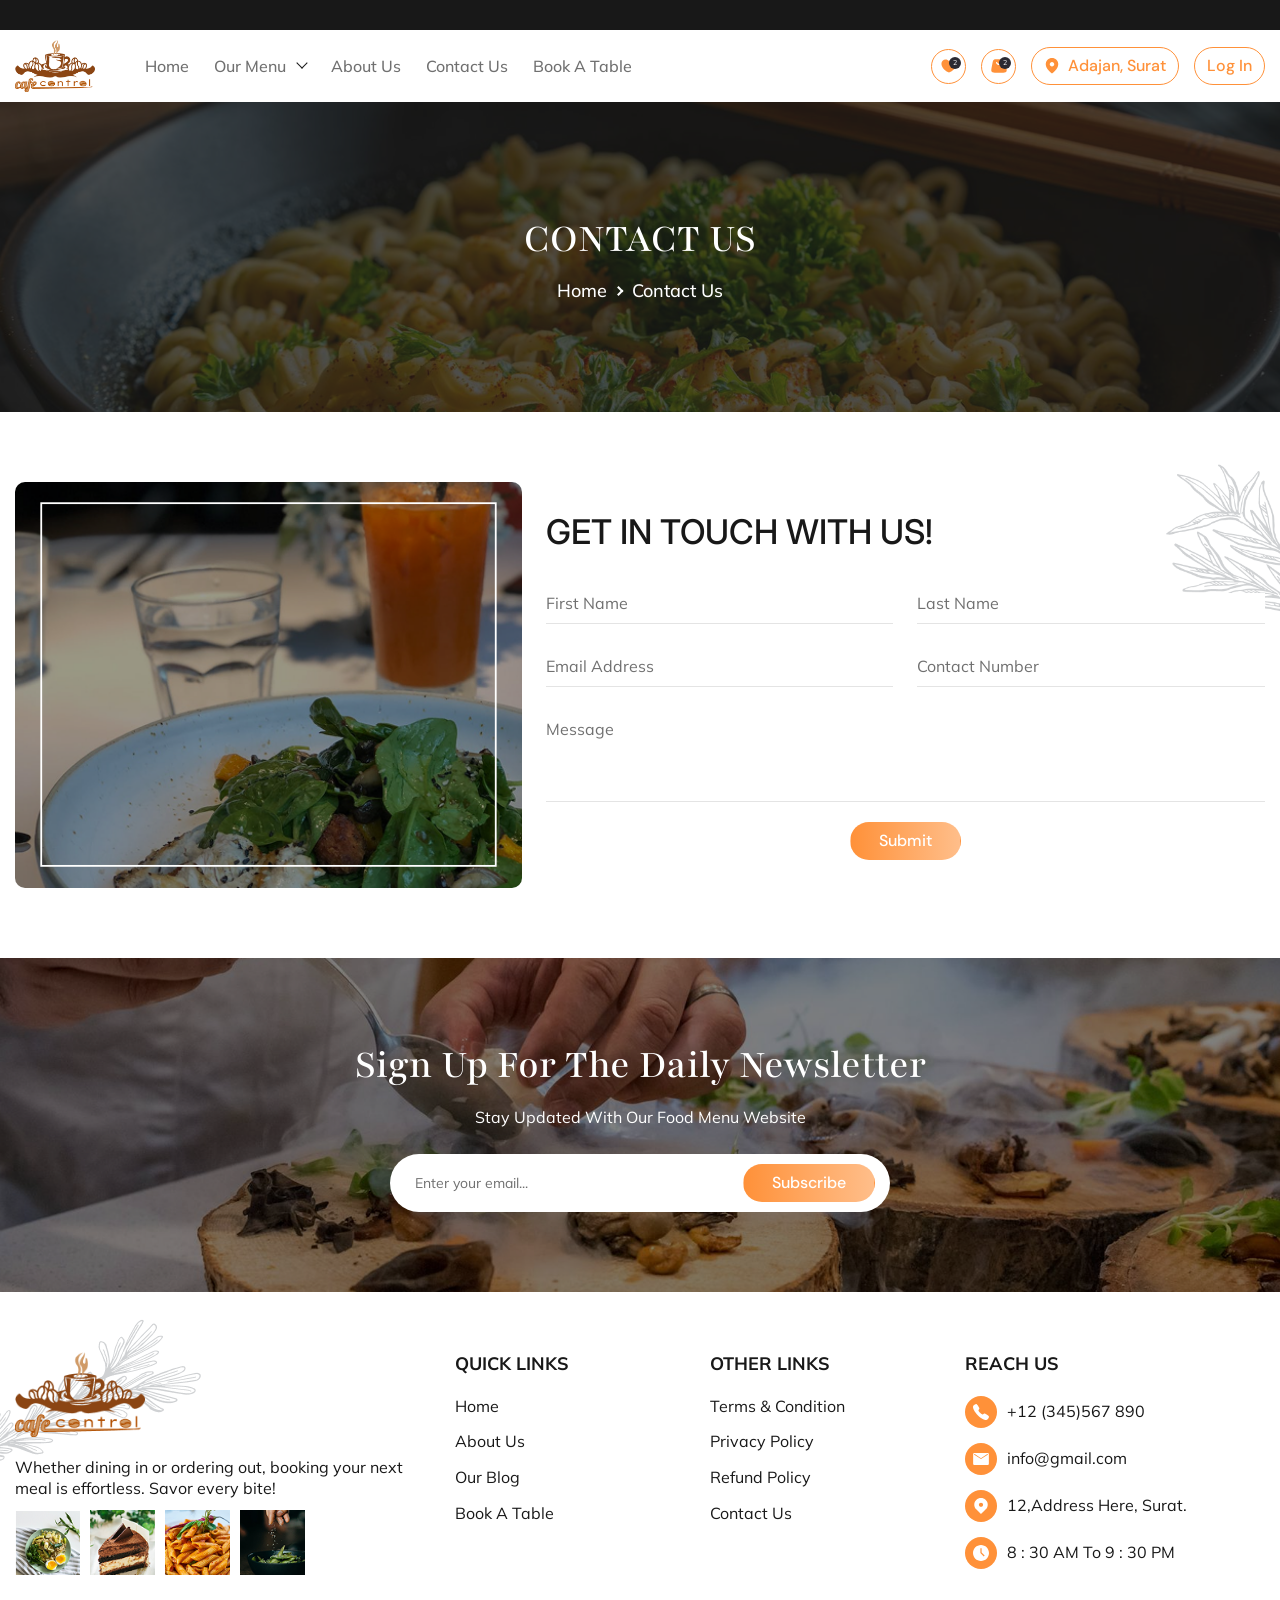
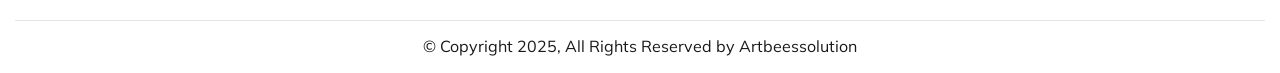
<file: contact-us.html>
<!DOCTYPE html>
<html lang="en">

<head>
    <meta charset="UTF-8">
    <meta http-equiv="X-UA-Compatible" content="IE=edge">
    <meta name="author" content="cafe">
    <meta name="viewport" content="width=device-width, initial-scale=1, maximum-scale=1, user-scalable=0" />
    <title>Cafe - Store</title>
    <meta name="description" content="cafe">
    <meta name="keywords" content="cafe">
    <link rel="icon" href="assets/images/favicon.png">
    <link
        href="https://fonts.googleapis.com/css2?family=DM+Sans:ital,opsz,wght@0,9..40,100..1000;1,9..40,100..1000&family=Inter:ital,opsz,wght@0,14..32,100..900;1,14..32,100..900&family=Mulish:ital,wght@0,200..1000;1,200..1000&family=Playfair:ital,opsz,wght@0,5..1200,300..900;1,5..1200,300..900&display=swap"
        rel="stylesheet">
    <link href="https://cdn.jsdelivr.net/npm/bootstrap@5.3.3/dist/css/bootstrap.min.css" rel="stylesheet"
        integrity="sha384-QWTKZyjpPEjISv5WaRU9OFeRpok6YctnYmDr5pNlyT2bRjXh0JMhjY6hW+ALEwIH" crossorigin="anonymous">
    <link rel="stylesheet" href="assets/css/swiper-bundle.min.css">
    <link rel="stylesheet" href="assets/css/main-style.css">
    <link rel="stylesheet" href="assets/css/responsive.css">
</head>

<body>
    <div class="overlay"></div>
    <header class="site-header">
        <div class="announcebar"></div>
        <div class="main-navigationbar sticky_header" id="header-sticky">
            <div class="container">
                <div class="navigationbar-row d-flex align-items-center">
                    <div class="logo-col">
                        <h1>
                            <a href="index.html" tabindex="0">
                                <img src="assets/images/logo.png" alt="logo" loading="lazy">
                            </a>
                        </h1>
                    </div>
                    <div class="menu-item-left menu-items-col">
                        <ul class="main-nav d-flex align-items-center">
                            <li class="menu-lnk">
                                <a href="index.html" tabindex="0">Home</a>
                            </li>
                            <li class="menu-lnk has-item">
                                <a href="javascript:;" tabindex="0">Our Menu</a>
                                <div class="mega-menu menu-dropdown">
                                    <div class="mega-menu-container container">
                                        <div class="row">
                                            <div class="col-xl-2 col-md-3 col-12">
                                                <ul class="megamenu-list arrow-list">
                                                    <li class="list-title"><span>Chinese</span></li>
                                                    <li><a href="javascript:;" tabindex="0"> Hakka Noodles </a></li>
                                                    <li><a href="javascript:;" tabindex="0"> Manchurian (Veg/Chicken)
                                                        </a></li>
                                                    <li><a href="javascript:;" tabindex="0">Schezwan Fried Rice</a></li>
                                                    <li><a href="javascript:;" tabindex="0"> Schezwan Fried Rice </a>
                                                    </li>
                                                    <li><a href="javascript:;" tabindex="0"> Hot & Sour Soup </a></li>
                                                    <li><a href="javascript:;" tabindex="0"> Chilli Paneer </a></li>
                                                </ul>
                                            </div>
                                            <div class="col-xl-2 col-md-3 col-12">
                                                <ul class="megamenu-list arrow-list">
                                                    <li class="list-title"><span>Italian</span></li>
                                                    <li><a href="javascript:;" tabindex="0"> Margherita Pizza </a></li>
                                                    <li><a href="javascript:;" tabindex="0"
                                                            class="d-flex align-items-center">
                                                            Alfredo Pasta
                                                            <img src="/assets/images/fire.gif" alt="offer-fire"
                                                                loading="lazy">
                                                        </a></li>
                                                    <li><a href="javascript:;" tabindex="0">Arrabbiata Pasta</a></li>
                                                    <li><a href="javascript:;" tabindex="0"> Lasagna</a></li>
                                                    <li><a href="javascript:;" tabindex="0"> Garlic Bread with Cheese
                                                        </a></li>
                                                    <li><a href="javascript:;" tabindex="0">Bruschetta </a></li>
                                                </ul>
                                            </div>
                                            <div class="col-xl-2 col-md-3 col-12">
                                                <ul class="megamenu-list arrow-list">
                                                    <li class="list-title"><span>Indian</span></li>
                                                    <li><a href="javascript:;" tabindex="0"> Paneer Butter Masala </a>
                                                    </li>
                                                    <li><a href="javascript:;" tabindex="0"
                                                            class="d-flex align-items-center">
                                                            Dal Tadka
                                                            <img src="/assets/images/fire.gif" alt="offer-fire"
                                                                loading="lazy">
                                                        </a></li>
                                                    <li><a href="javascript:;" tabindex="0">Biryani (Veg/Chicken)</a>
                                                    </li>
                                                    <li><a href="javascript:;" tabindex="0"> Chole Bhature</a></li>
                                                    <li><a href="javascript:;" tabindex="0"> Masala Dosa</a></li>
                                                    <li><a href="javascript:;" tabindex="0">Butter Naan </a></li>
                                                </ul>
                                            </div>
                                            <div class="col-xl-2 col-md-3 col-12">
                                                <ul class="megamenu-list arrow-list">
                                                    <li class="list-title"><span>Soup</span></li>
                                                    <li><a href="javascript:;" tabindex="0"> Tomato Soup </a></li>
                                                    <li><a href="javascript:;" tabindex="0">Sweet Corn Soup </a></li>
                                                    <li><a href="javascript:;" tabindex="0">Manchow Soup</a></li>
                                                    <li><a href="javascript:;" tabindex="0"
                                                            class="d-flex align-items-center">
                                                            creamy mushroom
                                                            <img src="/assets/images/fire.gif" alt="offer-fire"
                                                                loading="lazy">
                                                        </a></li>
                                                    <li><a href="javascript:;" tabindex="0"> Lemon Coriander</a></li>
                                                    <li><a href="javascript:;" tabindex="0"> mix vegetables </a></li>
                                                </ul>
                                            </div>
                                            <div class="col-xl-2 col-md-3 col-12">
                                                <ul class="megamenu-list arrow-list">
                                                    <li class="list-title"><span>Fast-Food</span></li>
                                                    <li><a href="javascript:;" tabindex="0"> pizza </a></li>
                                                    <li><a href="javascript:;" tabindex="0"> Veg/Chicken Burger </a>
                                                    </li>
                                                    <li><a href="javascript:;" tabindex="0">sandwich</a></li>
                                                    <li><a href="javascript:;" tabindex="0"> Hot Dog </a></li>
                                                    <li><a href="javascript:;" tabindex="0">Noodles </a></li>
                                                    <li><a href="javascript:;" tabindex="0"> dumplings-momos </a></li>
                                                </ul>
                                            </div>
                                            <div class="col-xl-2 col-md-3 col-12">
                                                <ul class="megamenu-list arrow-list">
                                                    <li class="list-title"><span>Beverage-drinks</span></li>
                                                    <li><a href="javascript:;" tabindex="0"> Milkshakes </a></li>
                                                    <li><a href="javascript:;" tabindex="0"> Cold Drinks </a></li>
                                                    <li><a href="javascript:;" tabindex="0">Coffee & Tea</a></li>
                                                    <li><a href="javascript:;" tabindex="0"
                                                            class="d-flex align-items-center">
                                                            Mocktails
                                                            <img src="/assets/images/fire.gif" alt="offer-fire"
                                                                loading="lazy">
                                                        </a></li>
                                                    <li><a href="javascript:;" tabindex="0"> Energy Drinks </a></li>
                                                    <li><a href="javascript:;" tabindex="0"> Hot Beverages</a></li>
                                                </ul>
                                            </div>
                                        </div>
                                    </div>
                                </div>
                            </li>
                            <li class="menu-lnk ">
                                <a href="about-us.html" tabindex="0">About Us</a>
                            </li>
                            <li class="menu-lnk">
                                <a href="contact-us.html" tabindex="0">Contact Us</a>
                            </li>
                            <li class="menu-lnk">
                                <a href="book-table.html" tabindex="0">Book a Table</a>
                            </li>

                        </ul>
                    </div>
                    <ul class="menu-item-right d-flex align-items-center justify-content-end">
                        <li class="wishlist-header">
                            <a href="wishlist.html" tabindex="0">
                                <svg xmlns="http://www.w3.org/2000/svg" width="22" height="19" viewBox="0 0 22 19"
                                    fill="none">
                                    <path
                                        d="M6.31315 0.66797C3.14909 0.66797 0.583984 3.23307 0.583984 6.39714C0.583984 12.1263 7.35482 17.3346 11.0007 18.5461C14.6465 17.3346 21.4173 12.1263 21.4173 6.39714C21.4173 3.23307 18.8522 0.66797 15.6882 0.66797C13.7507 0.66797 12.0371 1.62995 11.0007 3.10234C10.4723 2.34994 9.77042 1.73589 8.95448 1.31215C8.13855 0.888409 7.23255 0.66745 6.31315 0.66797Z"
                                        fill="#FF9139" />
                                </svg>
                                <span class="count">2</span>
                            </a>
                        </li>
                        <li class="cart-header">
                            <a href="cart.html" class="main-cart flex align-center" tabindex="0">
                                <div class="cart-icon">
                                    <svg xmlns="http://www.w3.org/2000/svg" width="20" height="18" viewBox="0 0 20 18"
                                        fill="none">
                                        <path fill-rule="evenodd" clip-rule="evenodd"
                                            d="M3.3056 1.38776C2.4379 2.10859 2.20873 3.32734 1.75144 5.76588L0.970188 9.93255C0.32748 13.3617 0.00664634 15.0763 0.943105 16.2055C1.8806 17.3346 3.62435 17.3346 7.11394 17.3346H12.8848C16.3744 17.3346 18.1181 17.3346 19.0556 16.2055C19.9931 15.0763 19.6702 13.3617 19.0285 9.93255L18.2473 5.76588C17.7889 3.32839 17.5608 2.10859 16.6931 1.38776C15.8254 0.667969 14.5848 0.667969 12.1035 0.667969H7.89519C5.41394 0.667969 4.17331 0.667969 3.3056 1.38776ZM7.78894 4.57526C7.95047 5.03259 8.24984 5.42857 8.64581 5.70866C9.04178 5.98875 9.51486 6.13915 9.99988 6.13915C10.4849 6.13915 10.958 5.98875 11.3539 5.70866C11.7499 5.42857 12.0493 5.03259 12.2108 4.57526C12.2837 4.38515 12.4279 4.23099 12.6127 4.1456C12.7975 4.06022 13.0083 4.05035 13.2003 4.1181C13.3923 4.18585 13.5503 4.32587 13.6406 4.50834C13.7308 4.69082 13.7463 4.90133 13.6837 5.09505C13.4144 5.85686 12.9155 6.51644 12.2558 6.98296C11.596 7.44947 10.8079 7.69998 9.99988 7.69998C9.19186 7.69998 8.40371 7.44947 7.74397 6.98296C7.08423 6.51644 6.58535 5.85686 6.31602 5.09505C6.27986 4.99789 6.2634 4.8945 6.2676 4.79092C6.27181 4.68733 6.29658 4.58561 6.34049 4.4917C6.38439 4.39778 6.44655 4.31354 6.52334 4.24389C6.60013 4.17424 6.69002 4.12057 6.78776 4.08601C6.8855 4.05145 6.98915 4.03668 7.09265 4.04258C7.19616 4.04848 7.29745 4.07492 7.39064 4.12036C7.48382 4.1658 7.56703 4.22933 7.63541 4.30725C7.70379 4.38517 7.75598 4.47696 7.78894 4.57526Z"
                                            fill="#FF9139" />
                                    </svg>
                                    <span class="count">2</span>
                                </div>
                            </a>
                        </li>
                        <li class="location">
                            <a href="javascript:;" tabindex="0" class="btn btn-white location-btn">
                                <svg xmlns="http://www.w3.org/2000/svg" width="18" height="23" viewBox="0 0 18 23"
                                    fill="none">
                                    <path
                                        d="M7.115 20.811C7.721 21.311 8.353 21.768 9 22.214C9.6484 21.7739 10.2773 21.3058 10.885 20.811C11.898 19.9792 12.8513 19.0773 13.738 18.112C15.782 15.877 18 12.637 18 9C18 7.8181 17.7672 6.64778 17.3149 5.55585C16.8626 4.46392 16.1997 3.47177 15.364 2.63604C14.5282 1.80031 13.5361 1.13738 12.4442 0.685084C11.3522 0.232792 10.1819 0 9 0C7.8181 0 6.64778 0.232792 5.55585 0.685084C4.46392 1.13738 3.47177 1.80031 2.63604 2.63604C1.80031 3.47177 1.13738 4.46392 0.685084 5.55585C0.232792 6.64778 -1.76116e-08 7.8181 0 9C0 12.637 2.218 15.876 4.262 18.112C5.14862 19.0777 6.10197 19.9789 7.115 20.811ZM9 12.25C8.13805 12.25 7.3114 11.9076 6.7019 11.2981C6.09241 10.6886 5.75 9.86195 5.75 9C5.75 8.13805 6.09241 7.3114 6.7019 6.7019C7.3114 6.09241 8.13805 5.75 9 5.75C9.86195 5.75 10.6886 6.09241 11.2981 6.7019C11.9076 7.3114 12.25 8.13805 12.25 9C12.25 9.86195 11.9076 10.6886 11.2981 11.2981C10.6886 11.9076 9.86195 12.25 9 12.25Z"
                                        fill="#FF9139" />
                                </svg>
                                <span>Adajan, surat</span>
                            </a>
                        </li>
                        <li class="profile-header">
                            <a href="javascript:;" tabindex="0" class="btn btn-white sign-in-btn">
                                <svg xmlns="http://www.w3.org/2000/svg" width="18" height="18" viewBox="0 0 18 18"
                                    fill="none">
                                    <path fill-rule="evenodd" clip-rule="evenodd"
                                        d="M5 4C5 2.93913 5.42143 1.92172 6.17157 1.17157C6.92172 0.421427 7.93913 0 9 0C10.0609 0 11.0783 0.421427 11.8284 1.17157C12.5786 1.92172 13 2.93913 13 4C13 5.06087 12.5786 6.07828 11.8284 6.82843C11.0783 7.57857 10.0609 8 9 8C7.93913 8 6.92172 7.57857 6.17157 6.82843C5.42143 6.07828 5 5.06087 5 4ZM5 10C3.67392 10 2.40215 10.5268 1.46447 11.4645C0.526784 12.4021 0 13.6739 0 15C0 15.7956 0.316071 16.5587 0.87868 17.1213C1.44129 17.6839 2.20435 18 3 18H15C15.7956 18 16.5587 17.6839 17.1213 17.1213C17.6839 16.5587 18 15.7956 18 15C18 13.6739 17.4732 12.4021 16.5355 11.4645C15.5979 10.5268 14.3261 10 13 10H5Z"
                                        fill="#FF9139" />
                                </svg>
                                <span>log in</span>
                            </a>
                        </li>
                        <li class="mobile-menu mobile-only">
                            <button class="mobile-menu-button">
                                <div class="one"></div>
                                <div class="two"></div>
                                <div class="three"></div>
                            </button>
                        </li>
                    </ul>
                </div>
            </div>
        </div>
    </header>
    <main>
        <section class="common-banner-sec" style="background-image: url(assets/images/common-banner-2.png);">
            <div class="container">
                <div class="common-banner-content">
                    <div class="section-title text-center">
                        <h2>Contact Us</h2>
                    </div>
                    <ul class="filter-cat d-flex  align-items-center justify-content-center">
                        <li><a href="index.html">Home</a></li>
                        <li><a href="contact-us.html">Contact Us</a></li>
                    </ul>
                </div>
            </div>
        </section>
        <section class="contect-info-sec pt pb">
            <img src="assets/images/category-bg-4.png" alt="category-bg" class="bg-images product-bg-image" loading="lazy">
            <div class="container">
                <div class="row">
                    <div class="col-lg-5 col-md-6 col-sm-5 col-12">
                        <div class="contact-hover-box">
                            <div class="hover-img">
                                <img src="assets/images/contact-info-img.png" alt="contact-info-img" loading="lazy">
                                <div class="over-layer d-flex justify-content-between">
                                    <div class="over-layer-top">
                                        <h3>Contact Information</h3>
                                        <p>Have questions or special requests? We’re here to help!"</p>
                                        <ul class="contact-icons">
                                            <li>
                                                <a href="tel:+12 (345)567 890" class="d-flex align-items-center">
                                                    <div class="social-icon-svg">
                                                        <svg xmlns="http://www.w3.org/2000/svg" width="30" height="30"
                                                            viewBox="0 0 30 30" fill="none">
                                                            <path
                                                                d="M25.0008 13.7487H27.5008C27.5008 7.33625 22.6595 2.5 16.2383 2.5V5C21.3158 5 25.0008 8.67875 25.0008 13.7487Z"
                                                                fill="white" />
                                                            <path
                                                                d="M16.2504 9.99883C18.8791 9.99883 20.0004 11.1201 20.0004 13.7488H22.5004C22.5004 9.71758 20.2816 7.49883 16.2504 7.49883V9.99883ZM20.5279 16.8026C20.2877 16.5843 19.972 16.4678 19.6476 16.4779C19.3232 16.4879 19.0154 16.6236 18.7891 16.8563L15.7979 19.9326C15.0779 19.7951 13.6304 19.3438 12.1404 17.8576C10.6504 16.3663 10.1991 14.9151 10.0654 14.2001L13.1391 11.2076C13.3721 10.9815 13.508 10.6736 13.5181 10.3491C13.5281 10.0246 13.4115 9.70889 13.1929 9.46883L8.5741 4.39008C8.35541 4.14928 8.05145 4.00321 7.72679 3.98291C7.40214 3.9626 7.08235 4.06966 6.83535 4.28133L4.12285 6.60758C3.90674 6.82448 3.77775 7.11315 3.76035 7.41883C3.7416 7.73133 3.3841 15.1338 9.1241 20.8763C14.1316 25.8826 20.4041 26.2488 22.1316 26.2488C22.3841 26.2488 22.5391 26.2413 22.5804 26.2388C22.886 26.2217 23.1745 26.0922 23.3904 25.8751L25.7154 23.1613C25.9272 22.9145 26.0345 22.5948 26.0144 22.2701C25.9943 21.9455 25.8485 21.6415 25.6079 21.4226L20.5279 16.8026Z"
                                                                fill="white" />
                                                        </svg>
                                                    </div>
                                                    +12 (345)567 890
                                                </a>
                                            </li>
                                            <li class="e-mail">
                                                <a href="mailto:demo@gmail.com" class="d-flex align-items-center">
                                                    <div class="social-icon-svg">
                                                        <svg xmlns="http://www.w3.org/2000/svg" width="30" height="30"
                                                            viewBox="0 0 30 30" fill="none">
                                                            <path
                                                                d="M27.5 5H2.5V25H27.5V5ZM25 10L15 16.25L5 10V7.5L15 13.75L25 7.5V10Z"
                                                                fill="white" />
                                                        </svg>
                                                    </div>
                                                    demo@gmail.com
                                                </a>
                                            </li>
                                            <li>
                                                <a href="javascript:void;" class="d-flex align-items-center">
                                                    <div class="social-icon-svg">
                                                        <svg xmlns="http://www.w3.org/2000/svg" width="30" height="30"
                                                            viewBox="0 0 30 30" fill="none">
                                                            <path
                                                                d="M15 1.875C12.266 1.87823 9.6448 2.96575 7.71153 4.89902C5.77826 6.83229 4.69074 9.45344 4.68751 12.1875C4.68424 14.4218 5.41406 16.5954 6.76501 18.375C6.76501 18.375 7.04626 18.7453 7.0922 18.7987L15 28.125L22.9116 18.7941C22.9528 18.7444 23.235 18.375 23.235 18.375L23.2359 18.3722C24.5862 16.5934 25.3157 14.4207 25.3125 12.1875C25.3093 9.45344 24.2218 6.83229 22.2885 4.89902C20.3552 2.96575 17.7341 1.87823 15 1.875ZM15 15.9375C14.2583 15.9375 13.5333 15.7176 12.9166 15.3055C12.2999 14.8935 11.8193 14.3078 11.5355 13.6226C11.2516 12.9373 11.1774 12.1833 11.3221 11.4559C11.4668 10.7285 11.8239 10.0603 12.3484 9.53585C12.8728 9.0114 13.541 8.65425 14.2684 8.50955C14.9959 8.36486 15.7499 8.43912 16.4351 8.72295C17.1203 9.00678 17.706 9.48743 18.118 10.1041C18.5301 10.7208 18.75 11.4458 18.75 12.1875C18.7488 13.1817 18.3533 14.1348 17.6503 14.8378C16.9473 15.5408 15.9942 15.9363 15 15.9375Z"
                                                                fill="white" />
                                                        </svg>
                                                    </div>
                                                    132 Dartmouth Street Boston, Massachusetts 02156 United States
                                                </a>
                                            </li>
                                        </ul>
                                    </div>
                                    <ul class="contact-social-icons">
                                        <li>
                                            <a href="https://www.instagram.com/" target="_blank" class="d-flex align-items-center">
                                                <div class="social-icon-svg">
                                                    <svg xmlns="http://www.w3.org/2000/svg" width="20" height="20"
                                                        viewBox="0 0 20 20" fill="none">
                                                        <path
                                                            d="M5.8 0H14.2C17.4 0 20 2.6 20 5.8V14.2C20 15.7383 19.3889 17.2135 18.3012 18.3012C17.2135 19.3889 15.7383 20 14.2 20H5.8C2.6 20 0 17.4 0 14.2V5.8C0 4.26174 0.61107 2.78649 1.69878 1.69878C2.78649 0.61107 4.26174 0 5.8 0ZM5.6 2C4.64522 2 3.72955 2.37928 3.05442 3.05442C2.37928 3.72955 2 4.64522 2 5.6V14.4C2 16.39 3.61 18 5.6 18H14.4C15.3548 18 16.2705 17.6207 16.9456 16.9456C17.6207 16.2705 18 15.3548 18 14.4V5.6C18 3.61 16.39 2 14.4 2H5.6ZM15.25 3.5C15.5815 3.5 15.8995 3.6317 16.1339 3.86612C16.3683 4.10054 16.5 4.41848 16.5 4.75C16.5 5.08152 16.3683 5.39946 16.1339 5.63388C15.8995 5.8683 15.5815 6 15.25 6C14.9185 6 14.6005 5.8683 14.3661 5.63388C14.1317 5.39946 14 5.08152 14 4.75C14 4.41848 14.1317 4.10054 14.3661 3.86612C14.6005 3.6317 14.9185 3.5 15.25 3.5ZM10 5C11.3261 5 12.5979 5.52678 13.5355 6.46447C14.4732 7.40215 15 8.67392 15 10C15 11.3261 14.4732 12.5979 13.5355 13.5355C12.5979 14.4732 11.3261 15 10 15C8.67392 15 7.40215 14.4732 6.46447 13.5355C5.52678 12.5979 5 11.3261 5 10C5 8.67392 5.52678 7.40215 6.46447 6.46447C7.40215 5.52678 8.67392 5 10 5ZM10 7C9.20435 7 8.44129 7.31607 7.87868 7.87868C7.31607 8.44129 7 9.20435 7 10C7 10.7956 7.31607 11.5587 7.87868 12.1213C8.44129 12.6839 9.20435 13 10 13C10.7956 13 11.5587 12.6839 12.1213 12.1213C12.6839 11.5587 13 10.7956 13 10C13 9.20435 12.6839 8.44129 12.1213 7.87868C11.5587 7.31607 10.7956 7 10 7Z"
                                                            fill="#181818" />
                                                    </svg>
                                                </div>
                                            </a>
                                        </li>
                                        <li>
                                            <a href="https://www.facebook.com/" target="_blank" class="d-flex align-items-center">
                                                <div class="social-icon-svg">
                                                    <svg xmlns="http://www.w3.org/2000/svg" width="13" height="22"
                                                        viewBox="0 0 13 22" fill="none">
                                                        <path
                                                            d="M12 1H9C7.67392 1 6.40215 1.52678 5.46447 2.46447C4.52678 3.40215 4 4.67392 4 6V9H1V13H4V21H8V13H11L12 9H8V6C8 5.73478 8.10536 5.48043 8.29289 5.29289C8.48043 5.10536 8.73478 5 9 5H12V1Z"
                                                            stroke="#181818" stroke-width="2" stroke-linecap="round"
                                                            stroke-linejoin="round" />
                                                    </svg>
                                                </div>
                                            </a>
                                        </li>
                                        <li>
                                            <a href="https://www.twitter.com/" target="_blank" class="d-flex align-items-center">
                                                <div class="social-icon-svg">
                                                    <svg xmlns="http://www.w3.org/2000/svg" width="21" height="17"
                                                        viewBox="0 0 21 17" fill="none">
                                                        <path
                                                            d="M18.9426 3.55642C18.8464 3.90902 18.4191 4.79584 17.6925 5.63992C17.2117 14.9142 8.21526 17.9272 2.05024 14.818C1.20616 13.6961 5.09535 14.1555 6.51641 12.0079C1.14205 9.262 1.56944 1.92168 2.64858 2.22085C5.18083 5.62924 9.26235 5.93909 9.92479 5.62924C9.92479 4.84926 9.59357 3.15041 11.4313 1.72936C12.4891 0.970749 14.7008 0.297619 16.6988 2.46659C17.0407 2.69097 17.5322 2.78713 18.2695 2.62686C18.7075 2.40249 19.2845 2.55207 18.9853 3.33205L18.9426 3.55642Z"
                                                            stroke="#181818" stroke-width="2" stroke-linecap="round"
                                                            stroke-linejoin="round" />
                                                    </svg>
                                                </div>
                                            </a>
                                        </li>
                                    </ul>
                                </div>
                            </div>
                        </div>
                    </div>
                    <div class="col-lg-7 col-md-6 col-sm-7 col-12">
                        <div class="sign-in-right-inner contect-about-right"> 
                            <div class="section-title">
                                <h2>Get In Touch    With Us!</h2> 
                            </div>
                            <div class="row">
                                <div class="col-md-6 col-12">
                                    <div class="form-group">
                                        <label class="control-label" for="contact-first-name">First Name</label>
                                        <input id="contact-first-name" name="contact-first-name" type="text" placeholder="John" class="form-control input-md">
                                    </div>
                                </div>
                                <div class="col-md-6 col-12">
                                    <div class="form-group">
                                        <label class="control-label" for="contact-last-name">Last Name</label>
                                        <input id="contact-last-name" name="contact-last-name" type="text" placeholder="Doe" class="form-control input-md">
                                    </div>
                                </div>
                                <div class="col-md-6 col-12">
                                    <div class="form-group">
                                        <label class="control-label" for="contact-up-email">Email Address</label>
                                        <input id="contact-up-email" name="contact-up-email" type="text" placeholder="johndoe@gmail.com" class="form-control input-md filled">
                                    </div> 
                                </div>
                                <div class="col-md-6 col-12">
                                    <div class="form-group">
                                        <label class="control-label" for="contact-phone">Contact Number</label>
                                        <input id="contact-phone" name="contact-phone" type="tel" placeholder="+12 555-123-4567" class="form-control input-md">
                                    </div>
                                </div> 
                                <div class="col-12">
                                    <div class="form-group">
                                        <label>Message</label>
                                        <textarea class="form-control" name="message" placeholder=" " rows="5"></textarea>
                                    </div>
                                </div>
                                <a href="book-table.html" class="btn" tabindex="0">
                                    <span>Submit</span>
                                </a>
                            </div> 
                        </div>
                    </div>
                </div>
            </div>
        </section>
        <section class="newsletter-sec"  style="background-image: url(assets/images/newsletter-bg.png);">
            <div class="container">
                <div class="newsletter-content">
                    <div class="section-title text-center"> 
                        <h2>Sign Up For The Daily newsletter</h2>
                        <p>Stay Updated With Our Food Menu Website</p> 
                    </div>
                    <form class="newsletter-form">
                        <div class="input-wrapper d-flex align-items-center">
                            <input type="email" placeholder="Enter your email...">
                            <button type="submit" class=" btn">
                                <span>Subscribe</span>
                                <svg xmlns="http://www.w3.org/2000/svg" width="40" height="40" viewBox="0 0 40 40" fill="none">
                                    <path fill-rule="evenodd" clip-rule="evenodd" d="M28.6143 11.3858L15.4142 20.5505L1.60749 15.9477C0.643763 15.6258 -0.00550973 14.7216 3.52419e-05 13.7057C0.00565318 12.6899 0.662368 11.7913 1.62982 11.4806L36.9289 0.113033C37.7679 -0.156701 38.6889 0.0646601 39.3122 0.687959C39.9354 1.31126 40.1568 2.23216 39.887 3.07128L28.5195 38.3702C28.2088 39.3377 27.3101 39.9944 26.2943 40C25.2785 40.0056 24.3743 39.3563 24.0524 38.3926L19.4272 24.519L28.6143 11.3858Z" fill="white"></path>
                                </svg>
                            </button>
                        </div>
                    </form>
                </div>
            </div>
        </section>
        <footer class="site-footer">
            <img src="assets/images/category-bg.png" alt="category-bg" class="bg-images category-bg-image" loading="lazy">
            <div class="container">
                <div class="footer-row d-flex">
                    <div class="footer-col footer-subscribe-col">
                        <div class="footer-widget set has-children1">
                            <div class="footer-logo">
                                <a href="index.html" tabindex="0">
                                    <img src="assets/images/logo.png" alt="logo" loading="lazy">
                                </a>
                            </div>
                           <p>Whether dining in or ordering out, booking your next meal is effortless. Savor every bite!</p>
                           <ul class="social-img d-flex align-items-center">
                                <li>
                                    <a href="https://www.instagram.com/" target="_blank" tabindex="0">
                                        <img src="./assets/images/social-media-img-1.png" alt="social-img" loading="lazy"> 
                                        <svg xmlns="http://www.w3.org/2000/svg" width="24" height="24" viewBox="0 0 24 24" fill="none">
                                            <path d="M17 0.75C18.6576 0.75 20.2473 1.40848 21.4194 2.58058C22.5915 3.75269 23.25 5.3424 23.25 7V17C23.25 18.6576 22.5915 20.2473 21.4194 21.4194C20.2473 22.5915 18.6576 23.25 17 23.25H7C5.3424 23.25 3.75269 22.5915 2.58058 21.4194C1.40848 20.2473 0.75 18.6576 0.75 17V7C0.75 5.3424 1.40848 3.75269 2.58058 2.58058C3.75269 1.40848 5.3424 0.75 7 0.75H17ZM12 7C10.6739 7 9.40215 7.52678 8.46447 8.46447C7.52678 9.40215 7 10.6739 7 12C7 13.3261 7.52678 14.5979 8.46447 15.5355C9.40215 16.4732 10.6739 17 12 17C13.3261 17 14.5979 16.4732 15.5355 15.5355C16.4732 14.5979 17 13.3261 17 12C17 10.6739 16.4732 9.40215 15.5355 8.46447C14.5979 7.52678 13.3261 7 12 7ZM12 9.5C12.663 9.5 13.2989 9.76339 13.7678 10.2322C14.2366 10.7011 14.5 11.337 14.5 12C14.5 12.663 14.2366 13.2989 13.7678 13.7678C13.2989 14.2366 12.663 14.5 12 14.5C11.337 14.5 10.7011 14.2366 10.2322 13.7678C9.76339 13.2989 9.5 12.663 9.5 12C9.5 11.337 9.76339 10.7011 10.2322 10.2322C10.7011 9.76339 11.337 9.5 12 9.5ZM17.625 5.125C17.2935 5.125 16.9755 5.2567 16.7411 5.49112C16.5067 5.72554 16.375 6.04348 16.375 6.375C16.375 6.70652 16.5067 7.02446 16.7411 7.25888C16.9755 7.4933 17.2935 7.625 17.625 7.625C17.9565 7.625 18.2745 7.4933 18.5089 7.25888C18.7433 7.02446 18.875 6.70652 18.875 6.375C18.875 6.04348 18.7433 5.72554 18.5089 5.49112C18.2745 5.2567 17.9565 5.125 17.625 5.125Z" fill="white"/>
                                        </svg>
                                    </a>
                                </li>
                                <li>
                                    <a href="https://www.instagram.com/" target="_blank" tabindex="0">
                                        <img src="./assets/images/social-media-img-2.png" alt="social-img" loading="lazy"> 
                                        <svg xmlns="http://www.w3.org/2000/svg" width="24" height="24" viewBox="0 0 24 24" fill="none">
                                            <path d="M17 0.75C18.6576 0.75 20.2473 1.40848 21.4194 2.58058C22.5915 3.75269 23.25 5.3424 23.25 7V17C23.25 18.6576 22.5915 20.2473 21.4194 21.4194C20.2473 22.5915 18.6576 23.25 17 23.25H7C5.3424 23.25 3.75269 22.5915 2.58058 21.4194C1.40848 20.2473 0.75 18.6576 0.75 17V7C0.75 5.3424 1.40848 3.75269 2.58058 2.58058C3.75269 1.40848 5.3424 0.75 7 0.75H17ZM12 7C10.6739 7 9.40215 7.52678 8.46447 8.46447C7.52678 9.40215 7 10.6739 7 12C7 13.3261 7.52678 14.5979 8.46447 15.5355C9.40215 16.4732 10.6739 17 12 17C13.3261 17 14.5979 16.4732 15.5355 15.5355C16.4732 14.5979 17 13.3261 17 12C17 10.6739 16.4732 9.40215 15.5355 8.46447C14.5979 7.52678 13.3261 7 12 7ZM12 9.5C12.663 9.5 13.2989 9.76339 13.7678 10.2322C14.2366 10.7011 14.5 11.337 14.5 12C14.5 12.663 14.2366 13.2989 13.7678 13.7678C13.2989 14.2366 12.663 14.5 12 14.5C11.337 14.5 10.7011 14.2366 10.2322 13.7678C9.76339 13.2989 9.5 12.663 9.5 12C9.5 11.337 9.76339 10.7011 10.2322 10.2322C10.7011 9.76339 11.337 9.5 12 9.5ZM17.625 5.125C17.2935 5.125 16.9755 5.2567 16.7411 5.49112C16.5067 5.72554 16.375 6.04348 16.375 6.375C16.375 6.70652 16.5067 7.02446 16.7411 7.25888C16.9755 7.4933 17.2935 7.625 17.625 7.625C17.9565 7.625 18.2745 7.4933 18.5089 7.25888C18.7433 7.02446 18.875 6.70652 18.875 6.375C18.875 6.04348 18.7433 5.72554 18.5089 5.49112C18.2745 5.2567 17.9565 5.125 17.625 5.125Z" fill="white"/>
                                        </svg>
                                    </a>
                                </li>
                                <li>
                                    <a href="https://www.instagram.com/" target="_blank" tabindex="0">
                                        <img src="./assets/images/social-media-img-3.png" alt="social-img" loading="lazy"> 
                                        <svg xmlns="http://www.w3.org/2000/svg" width="24" height="24" viewBox="0 0 24 24" fill="none">
                                            <path d="M17 0.75C18.6576 0.75 20.2473 1.40848 21.4194 2.58058C22.5915 3.75269 23.25 5.3424 23.25 7V17C23.25 18.6576 22.5915 20.2473 21.4194 21.4194C20.2473 22.5915 18.6576 23.25 17 23.25H7C5.3424 23.25 3.75269 22.5915 2.58058 21.4194C1.40848 20.2473 0.75 18.6576 0.75 17V7C0.75 5.3424 1.40848 3.75269 2.58058 2.58058C3.75269 1.40848 5.3424 0.75 7 0.75H17ZM12 7C10.6739 7 9.40215 7.52678 8.46447 8.46447C7.52678 9.40215 7 10.6739 7 12C7 13.3261 7.52678 14.5979 8.46447 15.5355C9.40215 16.4732 10.6739 17 12 17C13.3261 17 14.5979 16.4732 15.5355 15.5355C16.4732 14.5979 17 13.3261 17 12C17 10.6739 16.4732 9.40215 15.5355 8.46447C14.5979 7.52678 13.3261 7 12 7ZM12 9.5C12.663 9.5 13.2989 9.76339 13.7678 10.2322C14.2366 10.7011 14.5 11.337 14.5 12C14.5 12.663 14.2366 13.2989 13.7678 13.7678C13.2989 14.2366 12.663 14.5 12 14.5C11.337 14.5 10.7011 14.2366 10.2322 13.7678C9.76339 13.2989 9.5 12.663 9.5 12C9.5 11.337 9.76339 10.7011 10.2322 10.2322C10.7011 9.76339 11.337 9.5 12 9.5ZM17.625 5.125C17.2935 5.125 16.9755 5.2567 16.7411 5.49112C16.5067 5.72554 16.375 6.04348 16.375 6.375C16.375 6.70652 16.5067 7.02446 16.7411 7.25888C16.9755 7.4933 17.2935 7.625 17.625 7.625C17.9565 7.625 18.2745 7.4933 18.5089 7.25888C18.7433 7.02446 18.875 6.70652 18.875 6.375C18.875 6.04348 18.7433 5.72554 18.5089 5.49112C18.2745 5.2567 17.9565 5.125 17.625 5.125Z" fill="white"/>
                                        </svg>
                                    </a>
                                </li>
                                <li>
                                    <a href="https://www.instagram.com/" target="_blank" tabindex="0">
                                        <img src="./assets/images/social-media-img-4.png" alt="social-img" loading="lazy"> 
                                        <svg xmlns="http://www.w3.org/2000/svg" width="24" height="24" viewBox="0 0 24 24" fill="none">
                                            <path d="M17 0.75C18.6576 0.75 20.2473 1.40848 21.4194 2.58058C22.5915 3.75269 23.25 5.3424 23.25 7V17C23.25 18.6576 22.5915 20.2473 21.4194 21.4194C20.2473 22.5915 18.6576 23.25 17 23.25H7C5.3424 23.25 3.75269 22.5915 2.58058 21.4194C1.40848 20.2473 0.75 18.6576 0.75 17V7C0.75 5.3424 1.40848 3.75269 2.58058 2.58058C3.75269 1.40848 5.3424 0.75 7 0.75H17ZM12 7C10.6739 7 9.40215 7.52678 8.46447 8.46447C7.52678 9.40215 7 10.6739 7 12C7 13.3261 7.52678 14.5979 8.46447 15.5355C9.40215 16.4732 10.6739 17 12 17C13.3261 17 14.5979 16.4732 15.5355 15.5355C16.4732 14.5979 17 13.3261 17 12C17 10.6739 16.4732 9.40215 15.5355 8.46447C14.5979 7.52678 13.3261 7 12 7ZM12 9.5C12.663 9.5 13.2989 9.76339 13.7678 10.2322C14.2366 10.7011 14.5 11.337 14.5 12C14.5 12.663 14.2366 13.2989 13.7678 13.7678C13.2989 14.2366 12.663 14.5 12 14.5C11.337 14.5 10.7011 14.2366 10.2322 13.7678C9.76339 13.2989 9.5 12.663 9.5 12C9.5 11.337 9.76339 10.7011 10.2322 10.2322C10.7011 9.76339 11.337 9.5 12 9.5ZM17.625 5.125C17.2935 5.125 16.9755 5.2567 16.7411 5.49112C16.5067 5.72554 16.375 6.04348 16.375 6.375C16.375 6.70652 16.5067 7.02446 16.7411 7.25888C16.9755 7.4933 17.2935 7.625 17.625 7.625C17.9565 7.625 18.2745 7.4933 18.5089 7.25888C18.7433 7.02446 18.875 6.70652 18.875 6.375C18.875 6.04348 18.7433 5.72554 18.5089 5.49112C18.2745 5.2567 17.9565 5.125 17.625 5.125Z" fill="white"/>
                                        </svg>
                                    </a>
                                </li>
                           </ul>
                        </div>
                    </div>
                    <div class="footer-col">
                        <div class="footer-widget set has-children1">
                            <h2 class="footer-acnav"> <span> Quick Links </span>
                                <svg xmlns="http://www.w3.org/2000/svg" version="1.2" viewBox="0 0 10 5" width="10" height="5">
                                    <path class="a" d="m5.4 5.1q-0.3 0-0.5-0.2l-3.7-3.7c-0.3-0.3-0.3-0.7 0-1 0.2-0.3 0.7-0.3 0.9 0l3.3 3.2 3.2-3.2c0.2-0.3 0.7-0.3 0.9 0 0.3 0.3 0.3 0.7 0 1l-3.7 3.7q-0.2 0.2-0.4 0.2z"></path>
                                </svg>
                            </h2>
                            <ul class="footer-acnav-list">
                                <li><a href="index.html" tabindex="0">Home</a></li>
                                <li><a href="about-us.html" tabindex="0">About Us</a></li> 
                                <li><a href="blog.html" tabindex="0">our Blog</a></li>
                                <li><a href="book-table.html" tabindex="0">Book a table</a></li>
                            </ul>
                        </div>
                    </div>
                    <div class="footer-col">
                        <div class="footer-widget set has-children1">
                            <h2 class="footer-acnav"> <span> Other Links </span>
                                <svg xmlns="http://www.w3.org/2000/svg" version="1.2" viewBox="0 0 10 5" width="10" height="5">
                                    <path class="a" d="m5.4 5.1q-0.3 0-0.5-0.2l-3.7-3.7c-0.3-0.3-0.3-0.7 0-1 0.2-0.3 0.7-0.3 0.9 0l3.3 3.2 3.2-3.2c0.2-0.3 0.7-0.3 0.9 0 0.3 0.3 0.3 0.7 0 1l-3.7 3.7q-0.2 0.2-0.4 0.2z"></path>
                                </svg>
                            </h2>
                            <ul class="footer-acnav-list">
                                <li><a href="javascript:" tabindex="0">Terms & Condition</a></li>
                                <li><a href="javascript:void;" tabindex="0">Privacy Policy</a></li> 
                                <li><a href="javascript:void;" tabindex="0">Refund Policy</a></li>
                                <li><a href="contact-us.html" tabindex="0">Contact us</a></li>
                            </ul>
                        </div>
                    </div>
                    <div class="footer-col">
                        <div class="footer-widget set has-children1">
                            <h2 class="footer-acnav">
                                <span>reach us</span>
                                <svg xmlns="http://www.w3.org/2000/svg" version="1.2" viewBox="0 0 10 5" width="10" height="5">
                                    <path class="a" d="m5.4 5.1q-0.3 0-0.5-0.2l-3.7-3.7c-0.3-0.3-0.3-0.7 0-1 0.2-0.3 0.7-0.3 0.9 0l3.3 3.2 3.2-3.2c0.2-0.3 0.7-0.3 0.9 0 0.3 0.3 0.3 0.7 0 1l-3.7 3.7q-0.2 0.2-0.4 0.2z"></path>
                                </svg>
                            </h2>
                            <ul class="footer-acnav-list social-icons">
                                <li>  
                                    <a href="tel:+12 (345)567 890" class="d-flex align-items-center">
                                        <div class="social-icon-svg">
                                            <svg xmlns="http://www.w3.org/2000/svg" width="15" height="15" viewBox="0 0 15 15" fill="none">
                                                <path d="M12.0193 14.9999C11.3656 14.9999 10.4473 14.7635 9.07223 13.9954C7.40012 13.0579 6.10678 12.1924 4.44371 10.534C2.84026 8.93183 2.05997 7.89454 0.967892 5.90768C-0.265842 3.66435 -0.0555315 2.48845 0.179561 1.98587C0.459529 1.3852 0.872783 1.02593 1.40693 0.66934C1.71033 0.4706 2.03139 0.300235 2.36606 0.160406C2.39955 0.146008 2.43069 0.13228 2.45849 0.119892C2.62426 0.0452256 2.87542 -0.0676106 3.19357 0.0529266C3.40589 0.132615 3.59544 0.295675 3.89215 0.588647C4.50065 1.18865 5.33218 2.52494 5.63894 3.1812C5.84489 3.62351 5.98119 3.91547 5.98153 4.24293C5.98153 4.62631 5.78863 4.92196 5.55454 5.24105C5.51067 5.30098 5.46714 5.35824 5.42494 5.41382C5.17009 5.74864 5.11416 5.84541 5.151 6.01818C5.22568 6.36539 5.7826 7.399 6.69786 8.31207C7.61311 9.22513 8.61711 9.74679 8.96573 9.82112C9.1459 9.85963 9.2447 9.80137 9.5903 9.53753C9.63987 9.49969 9.69077 9.46052 9.74402 9.42134C10.101 9.15583 10.383 8.96799 10.7574 8.96799H10.7594C11.0853 8.96799 11.3642 9.10929 11.8264 9.34232C12.4292 9.64635 13.8059 10.467 14.4097 11.076C14.7034 11.372 14.8672 11.5609 14.9472 11.7728C15.0678 12.0919 14.9542 12.342 14.8802 12.5094C14.8678 12.5372 14.8541 12.5677 14.8397 12.6015C14.6987 12.9355 14.5273 13.2558 14.3277 13.5584C13.9717 14.0908 13.611 14.503 13.0089 14.7832C12.6997 14.9295 12.3613 15.0036 12.0193 14.9999Z" fill="white"/>
                                            </svg>
                                        </div> 
                                        +12 (345)567 890
                                    </a>
                                </li>
                                <li class="e-mail">  
                                    <a href="mailto:info@gmail.com" class="d-flex align-items-center">
                                        <div class="social-icon-svg">
                                            <svg xmlns="http://www.w3.org/2000/svg" width="17" height="13" viewBox="0 0 17 13" fill="none">
                                                <path d="M1.64315 13C1.21539 13 0.858507 12.857 0.572507 12.571C0.286507 12.285 0.143197 11.9278 0.142578 11.4994V1.50057C0.142578 1.07281 0.285888 0.715928 0.572507 0.429928C0.859126 0.143928 1.2157 0.000619047 1.64222 0H15.3572C15.7844 0 16.1409 0.143309 16.4269 0.429928C16.7129 0.716547 16.8562 1.07343 16.8569 1.50057V11.5004C16.8569 11.9275 16.7136 12.2844 16.4269 12.571C16.1403 12.8576 15.7837 13.0006 15.3572 13H1.64315ZM8.49972 6.46286C8.5771 6.46286 8.64953 6.45109 8.71701 6.42757C8.78386 6.40405 8.8501 6.37526 8.91572 6.34121L15.6284 1.94629C15.7163 1.89305 15.7735 1.82031 15.8001 1.72807C15.8268 1.63583 15.8218 1.5439 15.7853 1.45229C15.7618 1.33281 15.6838 1.24614 15.5513 1.19229C15.4194 1.13905 15.2916 1.14988 15.1678 1.22479L8.49972 5.57143L1.83258 1.22571C1.70877 1.15019 1.58372 1.1341 1.45744 1.17743C1.33115 1.22076 1.25005 1.30619 1.21415 1.43371C1.17824 1.52905 1.1736 1.62593 1.20022 1.72436C1.22684 1.82279 1.28379 1.89707 1.37108 1.94721L8.08372 6.34121C8.14934 6.37526 8.21558 6.40405 8.28243 6.42757C8.34991 6.45048 8.42234 6.46193 8.49972 6.46193" fill="white"/>
                                            </svg>
                                        </div> 
                                        info@gmail.com
                                    </a>
                                </li>
                                <li>  
                                    <a href="javascript:void;" class="d-flex align-items-center">
                                        <div class="social-icon-svg">
                                            <svg xmlns="http://www.w3.org/2000/svg" width="13" height="15" viewBox="0 0 13 15" fill="none">
                                                <path d="M10.9649 1.81956C8.49857 -0.606521 4.49983 -0.606521 2.03349 1.81956C1.44791 2.39165 0.982609 3.07503 0.664927 3.82952C0.347245 4.58401 0.183594 5.3944 0.183594 6.21304C0.183594 7.03169 0.347245 7.84207 0.664927 8.59657C0.982609 9.35106 1.44791 10.0344 2.03349 10.6065L6.49881 15L10.9649 10.6065C11.5505 10.0344 12.0158 9.35106 12.3335 8.59657C12.6512 7.84207 12.8148 7.03169 12.8148 6.21304C12.8148 5.3944 12.6512 4.58401 12.3335 3.82952C12.0158 3.07503 11.5505 2.39165 10.9649 1.81956ZM6.49881 8.28939C5.97143 8.28939 5.47643 8.08412 5.103 7.71148C4.73332 7.34102 4.52571 6.83903 4.52571 6.31568C4.52571 5.79232 4.73332 5.29033 5.103 4.91987C5.47564 4.54723 5.97143 4.34196 6.49881 4.34196C7.02618 4.34196 7.52198 4.54723 7.89462 4.91987C8.26429 5.29033 8.47191 5.79232 8.47191 6.31568C8.47191 6.83903 8.26429 7.34102 7.89462 7.71148C7.52198 8.08412 7.02618 8.28939 6.49881 8.28939Z" fill="white"/>
                                            </svg>
                                        </div> 
                                        12,Address here, surat.
                                    </a>
                                </li> 
                                <li>  
                                    <a href="javascript:void;" class="d-flex align-items-center">
                                        <div class="social-icon-svg">
                                            <svg xmlns="http://www.w3.org/2000/svg" width="16" height="16" viewBox="0 0 16 16" fill="none">
                                                <path fill-rule="evenodd" clip-rule="evenodd" d="M8.6 7.504V3.2H7.4V8L10.7944 11.3944L11.6424 10.5464L8.6 7.504ZM8 16C3.5816 16 0 12.4184 0 8C0 3.5816 3.5816 0 8 0C12.4184 0 16 3.5816 16 8C16 12.4184 12.4184 16 8 16Z" fill="white"/>
                                            </svg>
                                        </div> 
                                        8 : 30 AM  to  9 : 30 PM
                                    </a>
                                </li> 
                            </ul>
                        </div>
                    </div> 
                </div>
                <div class="footer-bottom"> 
                    <div class="footer-bottom-inner text-center">
                        <p>© Copyright 2025, All Rights Reserved by <a href="https://artbeessolution.com/" target="_blank" title="workdo">Artbeessolution</a>
                        </p> 
                    </div> 
                </div>
            </div> 
        </footer>
    </main>

     <!-- sign-in-popup start here -->
    <div class="sign-in-popup">
        <div class="sign-in-inner d-flex justify-content-between" style="background-image: url(assets/images/popup-bg.png);">
            <button class="close-sub-btn common-close">
                <svg xmlns="http://www.w3.org/2000/svg" width="20" height="18" viewBox="0 0 20 18">
                    <path fill="#ffffff" d="M19.95 16.75l-.05-.4-1.2-1-5.2-4.2c-.1-.05-.3-.2-.6-.5l-.7-.55c-.15-.1-.5-.45-1-1.1l-.1-.1c.2-.15.4-.35.6-.55l1.95-1.85 1.1-1c1-1 1.7-1.65 2.1-1.9l.5-.35c.4-.25.65-.45.75-.45.2-.15.45-.35.65-.6s.3-.5.3-.7l-.3-.65c-.55.2-1.2.65-2.05 1.35-.85.75-1.65 1.55-2.5 2.5-.8.9-1.6 1.65-2.4 2.3-.8.65-1.4.95-1.9 1-.15 0-1.5-1.05-4.1-3.2C3.1 2.6 1.45 1.2.7.55L.45.1c-.1.05-.2.15-.3.3C.05.55 0 .7 0 .85l.05.35.05.4 1.2 1 5.2 4.15c.1.05.3.2.6.5l.7.6c.15.1.5.45 1 1.1l.1.1c-.2.15-.4.35-.6.55l-1.95 1.85-1.1 1c-1 1-1.7 1.65-2.1 1.9l-.5.35c-.4.25-.65.45-.75.45-.25.15-.45.35-.65.6-.15.3-.25.55-.25.75l.3.65c.55-.2 1.2-.65 2.05-1.35.85-.75 1.65-1.55 2.5-2.5.8-.9 1.6-1.65 2.4-2.3.8-.65 1.4-.95 1.9-1 .15 0 1.5 1.05 4.1 3.2 2.6 2.15 4.3 3.55 5.05 4.2l.2.45c.1-.05.2-.15.3-.3.1-.15.15-.3.15-.45z">
                    </path>
                </svg>
            </button> 
            <div class="sign-in-left-inner">
                <h2> <em>  “ Tasty Treats at Your Fingertips! ” </em></h2>
            </div>
            <div class="sign-in-right-inner">
                <div class="user-details d-flex align-items-center">
                    <svg xmlns="http://www.w3.org/2000/svg" width="46" height="46" viewBox="0 0 46 46" fill="none">
                        <rect width="46" height="46" rx="15" fill="#FFEBD9"/>
                        <path d="M22.9993 21.0846C25.1164 21.0846 26.8327 19.3684 26.8327 17.2513C26.8327 15.1342 25.1164 13.418 22.9993 13.418C20.8823 13.418 19.166 15.1342 19.166 17.2513C19.166 19.3684 20.8823 21.0846 22.9993 21.0846Z" fill="#FF9139"/>
                        <path d="M30.6673 28.2695C30.6673 30.651 30.6673 32.582 23.0007 32.582C15.334 32.582 15.334 30.651 15.334 28.2695C15.334 25.8881 18.7667 23.957 23.0007 23.957C27.2346 23.957 30.6673 25.8881 30.6673 28.2695Z" fill="#FF9139"/>
                    </svg>
                    <h3>sign in</h3>
                </div>
                <div class="form-group">
                    <label class="control-label" for="sigin-name">Your Name</label>
                    <input id="sigin-name" name="sigin-name" type="text" placeholder="John Doe" class="form-control input-md">
                </div>
                <div class="form-group">
                    <label class="control-label" for="sigin-phone">Mobile Number</label>
                    <input id="sigin-phone" name="sigin-phone" type="tel" placeholder="+12 555-123-4567" class="form-control input-md">
                </div>
                <button type="submit" class="btn w-100 submit-btn">
                    <span>Sign In</span>
                </button>
                <p>Don’t have an account? <a href="javascript:void;" tabindex="0" class="sign-out-btn">Sign Up</a> </p>
            </div> 
        </div>
    </div>  

    <!-- sign-out-popup start here -->
    <div class="sign-out-popup">
        <div class="sign-in-inner d-flex justify-content-between" style="background-image: url(assets/images/popup-bg.png);">
            <button class="close-sub-btn common-close">
                <svg xmlns="http://www.w3.org/2000/svg" width="20" height="18" viewBox="0 0 20 18">
                    <path fill="#ffffff" d="M19.95 16.75l-.05-.4-1.2-1-5.2-4.2c-.1-.05-.3-.2-.6-.5l-.7-.55c-.15-.1-.5-.45-1-1.1l-.1-.1c.2-.15.4-.35.6-.55l1.95-1.85 1.1-1c1-1 1.7-1.65 2.1-1.9l.5-.35c.4-.25.65-.45.75-.45.2-.15.45-.35.65-.6s.3-.5.3-.7l-.3-.65c-.55.2-1.2.65-2.05 1.35-.85.75-1.65 1.55-2.5 2.5-.8.9-1.6 1.65-2.4 2.3-.8.65-1.4.95-1.9 1-.15 0-1.5-1.05-4.1-3.2C3.1 2.6 1.45 1.2.7.55L.45.1c-.1.05-.2.15-.3.3C.05.55 0 .7 0 .85l.05.35.05.4 1.2 1 5.2 4.15c.1.05.3.2.6.5l.7.6c.15.1.5.45 1 1.1l.1.1c-.2.15-.4.35-.6.55l-1.95 1.85-1.1 1c-1 1-1.7 1.65-2.1 1.9l-.5.35c-.4.25-.65.45-.75.45-.25.15-.45.35-.65.6-.15.3-.25.55-.25.75l.3.65c.55-.2 1.2-.65 2.05-1.35.85-.75 1.65-1.55 2.5-2.5.8-.9 1.6-1.65 2.4-2.3.8-.65 1.4-.95 1.9-1 .15 0 1.5 1.05 4.1 3.2 2.6 2.15 4.3 3.55 5.05 4.2l.2.45c.1-.05.2-.15.3-.3.1-.15.15-.3.15-.45z">
                    </path>
                </svg>
            </button> 
            <div class="sign-in-left-inner">
                <h2> <em>  “ Tasty Treats at Your Fingertips! ” </em></h2>
            </div>
            <div class="sign-in-right-inner">
                <div class="user-details d-flex align-items-center">
                    <svg xmlns="http://www.w3.org/2000/svg" width="46" height="46" viewBox="0 0 46 46" fill="none">
                        <rect width="46" height="46" rx="15" fill="#FFEBD9"/>
                        <path d="M22.9993 21.0846C25.1164 21.0846 26.8327 19.3684 26.8327 17.2513C26.8327 15.1342 25.1164 13.418 22.9993 13.418C20.8823 13.418 19.166 15.1342 19.166 17.2513C19.166 19.3684 20.8823 21.0846 22.9993 21.0846Z" fill="#FF9139"/>
                        <path d="M30.6673 28.2695C30.6673 30.651 30.6673 32.582 23.0007 32.582C15.334 32.582 15.334 30.651 15.334 28.2695C15.334 25.8881 18.7667 23.957 23.0007 23.957C27.2346 23.957 30.6673 25.8881 30.6673 28.2695Z" fill="#FF9139"/>
                    </svg>
                    <h3>sign up</h3>
                </div>
                <div class="form-group">
                    <label class="control-label" for="signup-first-name">First Name</label>
                    <input id="signup-first-name" name="signup-first-name" type="text" placeholder="John" class="form-control input-md">
                </div>
                <div class="form-group">
                    <label class="control-label" for="signup-last-name">Last Name</label>
                    <input id="signup-last-name" name="signup-last-name" type="text" placeholder="Doe" class="form-control input-md">
                </div>
                <div class="form-group">
                    <label class="control-label" for="signup-phone">Mobile Number</label>
                    <input id="signup-phone" name="signup-phone" type="tel" placeholder="+12 555-123-4567" class="form-control input-md">
                </div>
                <div class="form-group">
                    <label class="control-label" for="sign-up-email">Email Address</label>
                    <input id="sign-up-email" name="sign-up-email" type="text" placeholder="johndoe@gmail.com" class="form-control input-md filled">
                </div>
                <button type="submit" class="btn w-100 submit-btn">
                    <span>Sign up</span>
                </button>
                <p>Already have an account?<a href="javascript:void;" tabindex="0" class="sign-in-btn">Sign in</a> </p>
            </div> 
        </div>
    </div> 

    <!-- location-popup start here -->
    <div class="location-popup">
        <div class="location-inner d-flex justify-content-between">
            <button class="close-sub-btn common-close">
                <svg xmlns="http://www.w3.org/2000/svg" width="20" height="18" viewBox="0 0 20 18">
                    <path fill="#ffffff" d="M19.95 16.75l-.05-.4-1.2-1-5.2-4.2c-.1-.05-.3-.2-.6-.5l-.7-.55c-.15-.1-.5-.45-1-1.1l-.1-.1c.2-.15.4-.35.6-.55l1.95-1.85 1.1-1c1-1 1.7-1.65 2.1-1.9l.5-.35c.4-.25.65-.45.75-.45.2-.15.45-.35.65-.6s.3-.5.3-.7l-.3-.65c-.55.2-1.2.65-2.05 1.35-.85.75-1.65 1.55-2.5 2.5-.8.9-1.6 1.65-2.4 2.3-.8.65-1.4.95-1.9 1-.15 0-1.5-1.05-4.1-3.2C3.1 2.6 1.45 1.2.7.55L.45.1c-.1.05-.2.15-.3.3C.05.55 0 .7 0 .85l.05.35.05.4 1.2 1 5.2 4.15c.1.05.3.2.6.5l.7.6c.15.1.5.45 1 1.1l.1.1c-.2.15-.4.35-.6.55l-1.95 1.85-1.1 1c-1 1-1.7 1.65-2.1 1.9l-.5.35c-.4.25-.65.45-.75.45-.25.15-.45.35-.65.6-.15.3-.25.55-.25.75l.3.65c.55-.2 1.2-.65 2.05-1.35.85-.75 1.65-1.55 2.5-2.5.8-.9 1.6-1.65 2.4-2.3.8-.65 1.4-.95 1.9-1 .15 0 1.5 1.05 4.1 3.2 2.6 2.15 4.3 3.55 5.05 4.2l.2.45c.1-.05.2-.15.3-.3.1-.15.15-.3.15-.45z">
                    </path>
                </svg>
            </button>
            <h2>Hungry? Let’s locate the bestspan <span> restaurants nearby! </span> </h2> 
            <p>Find the perfect restaurant near you in just one click. Select your location to start ordering or booking a table!</p> 
            <div class="address-select d-flex align-items-center">
                <a href="javascript:;" tabindex="0" class="btn">
                    <svg xmlns="http://www.w3.org/2000/svg" width="18" height="23" viewBox="0 0 18 23" fill="none">
                        <path d="M7.115 20.811C7.721 21.311 8.353 21.768 9 22.214C9.6484 21.7739 10.2773 21.3058 10.885 20.811C11.898 19.9792 12.8513 19.0773 13.738 18.112C15.782 15.877 18 12.637 18 9C18 7.8181 17.7672 6.64778 17.3149 5.55585C16.8626 4.46392 16.1997 3.47177 15.364 2.63604C14.5282 1.80031 13.5361 1.13738 12.4442 0.685084C11.3522 0.232792 10.1819 0 9 0C7.8181 0 6.64778 0.232792 5.55585 0.685084C4.46392 1.13738 3.47177 1.80031 2.63604 2.63604C1.80031 3.47177 1.13738 4.46392 0.685084 5.55585C0.232792 6.64778 -1.76116e-08 7.8181 0 9C0 12.637 2.218 15.876 4.262 18.112C5.14862 19.0777 6.10197 19.9789 7.115 20.811ZM9 12.25C8.13805 12.25 7.3114 11.9076 6.7019 11.2981C6.09241 10.6886 5.75 9.86195 5.75 9C5.75 8.13805 6.09241 7.3114 6.7019 6.7019C7.3114 6.09241 8.13805 5.75 9 5.75C9.86195 5.75 10.6886 6.09241 11.2981 6.7019C11.9076 7.3114 12.25 8.13805 12.25 9C12.25 9.86195 11.9076 10.6886 11.2981 11.2981C10.6886 11.9076 9.86195 12.25 9 12.25Z" fill="#FF9139"></path>
                    </svg>
                    <span>Use My Current Location</span> 
                </a>
                <span>OR</span>
                <div class="select-location d-flex align-items-center">
                    <li class="city-name">
                        <select class="list">
                            <option data-value="Medium"> Select City </option>
                            <option data-value="Medium">Surat</option>
                            <option data-value="Medium">japan</option>
                            <option data-value="Medium">canada</option>
                        </select>
                    </li>
                    <li class="city-outlet">
                        <select class="list">
                            <option data-value="Medium">Select Outlet</option>
                            <option data-value="Medium" >Outletng 1</option>
                            <option data-value="Medium" >Outletng 2</option>
                        </select>
                    </li>
                </div> 
            </div>
        </div>
    </div> 

      <!-- otp-popup start here -->
    <div class="otp-popup">
        <div class="sign-in-inner d-flex justify-content-between" style="background-image: url(assets/images/popup-bg.png);">
            <button class="close-sub-btn common-close">
                <svg xmlns="http://www.w3.org/2000/svg" width="20" height="18" viewBox="0 0 20 18">
                    <path fill="#ffffff" d="M19.95 16.75l-.05-.4-1.2-1-5.2-4.2c-.1-.05-.3-.2-.6-.5l-.7-.55c-.15-.1-.5-.45-1-1.1l-.1-.1c.2-.15.4-.35.6-.55l1.95-1.85 1.1-1c1-1 1.7-1.65 2.1-1.9l.5-.35c.4-.25.65-.45.75-.45.2-.15.45-.35.65-.6s.3-.5.3-.7l-.3-.65c-.55.2-1.2.65-2.05 1.35-.85.75-1.65 1.55-2.5 2.5-.8.9-1.6 1.65-2.4 2.3-.8.65-1.4.95-1.9 1-.15 0-1.5-1.05-4.1-3.2C3.1 2.6 1.45 1.2.7.55L.45.1c-.1.05-.2.15-.3.3C.05.55 0 .7 0 .85l.05.35.05.4 1.2 1 5.2 4.15c.1.05.3.2.6.5l.7.6c.15.1.5.45 1 1.1l.1.1c-.2.15-.4.35-.6.55l-1.95 1.85-1.1 1c-1 1-1.7 1.65-2.1 1.9l-.5.35c-.4.25-.65.45-.75.45-.25.15-.45.35-.65.6-.15.3-.25.55-.25.75l.3.65c.55-.2 1.2-.65 2.05-1.35.85-.75 1.65-1.55 2.5-2.5.8-.9 1.6-1.65 2.4-2.3.8-.65 1.4-.95 1.9-1 .15 0 1.5 1.05 4.1 3.2 2.6 2.15 4.3 3.55 5.05 4.2l.2.45c.1-.05.2-.15.3-.3.1-.15.15-.3.15-.45z">
                    </path>
                </svg>
            </button> 
            <div class="sign-in-left-inner">
                <h2> <em>  “ Tasty Treats at Your Fingertips! ” </em></h2>
            </div>
            <div class="sign-in-right-inner">
                <div class="user-details d-flex align-items-center">
                    <svg xmlns="http://www.w3.org/2000/svg" width="46" height="46" viewBox="0 0 46 46" fill="none">
                        <rect width="46" height="46" rx="15" fill="#FFEBD9"/>
                        <path d="M22.9993 21.0846C25.1164 21.0846 26.8327 19.3684 26.8327 17.2513C26.8327 15.1342 25.1164 13.418 22.9993 13.418C20.8823 13.418 19.166 15.1342 19.166 17.2513C19.166 19.3684 20.8823 21.0846 22.9993 21.0846Z" fill="#FF9139"/>
                        <path d="M30.6673 28.2695C30.6673 30.651 30.6673 32.582 23.0007 32.582C15.334 32.582 15.334 30.651 15.334 28.2695C15.334 25.8881 18.7667 23.957 23.0007 23.957C27.2346 23.957 30.6673 25.8881 30.6673 28.2695Z" fill="#FF9139"/>
                    </svg>
                    <h3>OTP VERIFICATION</h3>
                </div> 
                <p class="text-start">Enter the 4-digit OTP sent to your registered mobile number.</p>
                <div class="otp-inputs">
                    <input type="text" maxlength="1" placeholder="-">
                    <input type="text" maxlength="1" placeholder="-">
                    <input type="text" maxlength="1" placeholder="-">
                    <input type="text" maxlength="1" placeholder="-">
                </div>
                <button type="submit" class="btn w-100">
                    <span>Verify</span>
                </button>
                <p>Didn’t receive the OTP? <a href="javascript:void;" tabindex="0"> Resend OTP</a> </p>
            </div> 
        </div>
    </div>

    <!-- quick-view-popup start here -->
    <div class="quick-view-popup">
        <div class="quick-view-heading d-flex align-items-center justify-content-between">
            <h3>
                <a href="product.html" tabindex="0">Portable BBQ Oven</a>
            </h3>
            <button class="common-close quick-close-btn">
                <svg xmlns="http://www.w3.org/2000/svg" width="20" height="18" viewBox="0 0 20 18">
                    <path fill="#ffffff"
                        d="M19.95 16.75l-.05-.4-1.2-1-5.2-4.2c-.1-.05-.3-.2-.6-.5l-.7-.55c-.15-.1-.5-.45-1-1.1l-.1-.1c.2-.15.4-.35.6-.55l1.95-1.85 1.1-1c1-1 1.7-1.65 2.1-1.9l.5-.35c.4-.25.65-.45.75-.45.2-.15.45-.35.65-.6s.3-.5.3-.7l-.3-.65c-.55.2-1.2.65-2.05 1.35-.85.75-1.65 1.55-2.5 2.5-.8.9-1.6 1.65-2.4 2.3-.8.65-1.4.95-1.9 1-.15 0-1.5-1.05-4.1-3.2C3.1 2.6 1.45 1.2.7.55L.45.1c-.1.05-.2.15-.3.3C.05.55 0 .7 0 .85l.05.35.05.4 1.2 1 5.2 4.15c.1.05.3.2.6.5l.7.6c.15.1.5.45 1 1.1l.1.1c-.2.15-.4.35-.6.55l-1.95 1.85-1.1 1c-1 1-1.7 1.65-2.1 1.9l-.5.35c-.4.25-.65.45-.75.45-.25.15-.45.35-.65.6-.15.3-.25.55-.25.75l.3.65c.55-.2 1.2-.65 2.05-1.35.85-.75 1.65-1.55 2.5-2.5.8-.9 1.6-1.65 2.4-2.3.8-.65 1.4-.95 1.9-1 .15 0 1.5 1.05 4.1 3.2 2.6 2.15 4.3 3.55 5.05 4.2l.2.45c.1-.05.2-.15.3-.3.1-.15.15-.3.15-.45z">
                    </path>
                </svg>
            </button>
        </div>
        <div class="quick-view-inner">
            <div class="row no-gutters">
                <div class="col-12">
                    <div class="quick-view-left">
                        <div class="quickview-image-slider swiper">
                            <div class="swiper-wrapper">
                                <div class="swiper-slide">
                                    <div class="quickview-card">
                                        <div class="quickview-card-inner">
                                            <div class="quickview-card-image img-ratio">
                                                <img src="./assets/images/product-1.png" alt="popular-product"
                                                    loading="lazy">
                                            </div>
                                        </div>
                                    </div>
                                </div>
                                <div class="swiper-slide">
                                    <div class="quickview-card">
                                        <div class="quickview-card-inner">
                                            <div class="quickview-card-image img-ratio">
                                                <img src="./assets/images/product-2.png" alt="popular-product"
                                                    loading="lazy">
                                            </div>
                                        </div>
                                    </div>
                                </div>
                            </div>
                            <div class="arrow-wrapper">
                                <div class="quickview-arrow swiper-button-prev">
                                    <svg xmlns="http://www.w3.org/2000/svg" width="9" height="17" viewBox="0 0 9 17"
                                        fill="none">
                                        <path d="M9 0.333336L9 17L0.666665 8.66667L9 0.333336Z" fill="white"></path>
                                    </svg>
                                </div>
                                <div class="quickview-arrow swiper-button-next">
                                    <svg xmlns="http://www.w3.org/2000/svg" width="9" height="17" viewBox="0 0 9 17"
                                        fill="none">
                                        <path d="M9 0.333336L9 17L0.666665 8.66667L9 0.333336Z" fill="white"></path>
                                    </svg>
                                </div>
                            </div>
                        </div>
                    </div>
                </div>
                <div class="col-12">
                    <div class="quick-view-right">
                        <div class="section-title">
                            <div class="subtitle">Description :</div>
                            <p>A rich, velvety soup made with fresh mushrooms, garden vegetables, and a touch of
                                aromatic herbs. Slow-cooked for deep flavors, it’s the perfect warm and comforting start
                                to any meal! 🍄</p>
                        </div>
                        <div class="pro-itm-inner">
                            <h6>Extra Ingredients (Optional):</h6>
                            <div class="colors-checkbox">
                                <label class="check-label" for="available1">
                                    <span class="custom-checkbox">
                                        <input id="available1" type="checkbox">
                                        <span class="color"></span>
                                    </span>
                                    <div class="color-name">
                                        Extra Paneer
                                        <span class="color-count">₹ 30</span>
                                    </div>
                                </label>
                            </div>
                            <div class="colors-checkbox">
                                <label class="check-label" for="available2">
                                    <span class="custom-checkbox">
                                        <input id="available2" type="checkbox">
                                        <span class="color"></span>
                                    </span>
                                    <div class="color-name">
                                        Extra Cheese
                                        <span class="color-count">₹ 60</span>
                                    </div>
                                </label>
                            </div>
                            <div class="colors-checkbox">
                                <label class="check-label" for="color3">
                                    <span class="custom-checkbox">
                                        <input id="color3" type="checkbox">
                                        <span class="color"></span>
                                    </span>
                                    <div class="color-name">
                                        Garlic Croutons
                                        <span class="color-count">₹ 30</span>
                                    </div>
                                </label>
                            </div>
                            <div class="colors-checkbox">
                                <label class="check-label" for="color4">
                                    <span class="custom-checkbox">
                                        <input id="color4" type="checkbox">
                                        <span class="color"></span>
                                    </span>
                                    <div class="color-name">
                                        Fresh Herbs
                                        <span class="color-count">₹ 40</span>
                                    </div>
                                </label>
                            </div>
                            <div class="colors-checkbox">
                                <label class="check-labe2" for="color6">
                                    <span class="custom-checkbox">
                                        <input id="color6" type="checkbox">
                                        <span class="color"></span>
                                    </span>
                                    <div class="color-name">
                                        Extra Mushrooms
                                        <span class="color-count">₹ 20</span>
                                    </div>
                                </label>
                            </div>
                        </div>
                        <div class="quick-view-cart d-flex align-items-center">
                            <div class="pro-btn-wrapper">
                                <div class="pro-btn">
                                    <a href="javascript:;" tabindex="0" class="qv-btn">
                                        <svg xmlns="http://www.w3.org/2000/svg" width="23" height="20"
                                            viewBox="0 0 23 20" fill="none">
                                            <path
                                                d="M7 1C3.9625 1 1.5 3.4625 1.5 6.5C1.5 12 8 17 11.5 18.163C15 17 21.5 12 21.5 6.5C21.5 3.4625 19.0375 1 16 1C14.14 1 12.495 1.9235 11.5 3.337C10.9928 2.61469 10.319 2.0252 9.53568 1.61841C8.75238 1.21162 7.88263 0.999502 7 1Z"
                                                stroke="#707070" stroke-width="2" stroke-linecap="round"
                                                stroke-linejoin="round" />
                                        </svg>
                                    </a>
                                </div>
                            </div>
                            <a href="product.html" class="btn" tabindex="0">
                                <span>add to cart</span>
                            </a>
                        </div>
                    </div>
                </div>
            </div>
        </div>
    </div>

    <!-- mobile-menu start here -->
    <div class="mobile-menu-wrapper">
        <div class="menu-close-icon">
            <svg xmlns="http://www.w3.org/2000/svg" width="20" height="18" viewBox="0 0 20 18">
                <path fill="#24272a"
                    d="M19.95 16.75l-.05-.4-1.2-1-5.2-4.2c-.1-.05-.3-.2-.6-.5l-.7-.55c-.15-.1-.5-.45-1-1.1l-.1-.1c.2-.15.4-.35.6-.55l1.95-1.85 1.1-1c1-1 1.7-1.65 2.1-1.9l.5-.35c.4-.25.65-.45.75-.45.2-.15.45-.35.65-.6s.3-.5.3-.7l-.3-.65c-.55.2-1.2.65-2.05 1.35-.85.75-1.65 1.55-2.5 2.5-.8.9-1.6 1.65-2.4 2.3-.8.65-1.4.95-1.9 1-.15 0-1.5-1.05-4.1-3.2C3.1 2.6 1.45 1.2.7.55L.45.1c-.1.05-.2.15-.3.3C.05.55 0 .7 0 .85l.05.35.05.4 1.2 1 5.2 4.15c.1.05.3.2.6.5l.7.6c.15.1.5.45 1 1.1l.1.1c-.2.15-.4.35-.6.55l-1.95 1.85-1.1 1c-1 1-1.7 1.65-2.1 1.9l-.5.35c-.4.25-.65.45-.75.45-.25.15-.45.35-.65.6-.15.3-.25.55-.25.75l.3.65c.55-.2 1.2-.65 2.05-1.35.85-.75 1.65-1.55 2.5-2.5.8-.9 1.6-1.65 2.4-2.3.8-.65 1.4-.95 1.9-1 .15 0 1.5 1.05 4.1 3.2 2.6 2.15 4.3 3.55 5.05 4.2l.2.45c.1-.05.2-.15.3-.3.1-.15.15-.3.15-.45z">
                </path>
            </svg>
        </div>
        <div class="mobile-menu-bar">
            <ul>
                <li class="mobile-item">
                    <a href="index.html">home</a>
                </li>
                <li class="mobile-item has-children">
                    <a href="javascript:void;" tabindex="0" class="acnav-label">
                        Our Menu
                        <svg class="menu-open-arrow" xmlns="http://www.w3.org/2000/svg" width="20" height="11"
                            viewBox="0 0 20 11">
                            <path fill="#24272a"
                                d="M.268 1.076C.373.918.478.813.584.76l.21.474c.79.684 2.527 2.158 5.21 4.368 2.738 2.21 4.159 3.316 4.264 3.316.474-.053 1.158-.369 1.947-1.053.842-.631 1.632-1.42 2.474-2.368.895-.948 1.737-1.842 2.632-2.58.842-.789 1.578-1.262 2.105-1.42l.316.684c0 .21-.106.474-.316.737-.053.21-.263.421-.474.579-.053.052-.316.21-.737.474l-.526.368c-.421.263-1.105.947-2.158 2l-1.105 1.053-2.053 1.947c-1 .947-1.579 1.421-1.842 1.421-.263 0-.684-.263-1.158-.895-.526-.631-.842-1-1.052-1.105l-.737-.579c-.316-.316-.527-.474-.632-.474l-5.42-4.315L.267 2.339l-.105-.421-.053-.369c0-.157.053-.315.158-.473z">
                            </path>
                        </svg>
                        <svg class="close-menu-ioc" xmlns="http://www.w3.org/2000/svg" width="20" height="18"
                            viewBox="0 0 20 18">
                            <path fill="#24272a"
                                d="M19.95 16.75l-.05-.4-1.2-1-5.2-4.2c-.1-.05-.3-.2-.6-.5l-.7-.55c-.15-.1-.5-.45-1-1.1l-.1-.1c.2-.15.4-.35.6-.55l1.95-1.85 1.1-1c1-1 1.7-1.65 2.1-1.9l.5-.35c.4-.25.65-.45.75-.45.2-.15.45-.35.65-.6s.3-.5.3-.7l-.3-.65c-.55.2-1.2.65-2.05 1.35-.85.75-1.65 1.55-2.5 2.5-.8.9-1.6 1.65-2.4 2.3-.8.65-1.4.95-1.9 1-.15 0-1.5-1.05-4.1-3.2C3.1 2.6 1.45 1.2.7.55L.45.1c-.1.05-.2.15-.3.3C.05.55 0 .7 0 .85l.05.35.05.4 1.2 1 5.2 4.15c.1.05.3.2.6.5l.7.6c.15.1.5.45 1 1.1l.1.1c-.2.15-.4.35-.6.55l-1.95 1.85-1.1 1c-1 1-1.7 1.65-2.1 1.9l-.5.35c-.4.25-.65.45-.75.45-.25.15-.45.35-.65.6-.15.3-.25.55-.25.75l.3.65c.55-.2 1.2-.65 2.05-1.35.85-.75 1.65-1.55 2.5-2.5.8-.9 1.6-1.65 2.4-2.3.8-.65 1.4-.95 1.9-1 .15 0 1.5 1.05 4.1 3.2 2.6 2.15 4.3 3.55 5.05 4.2l.2.45c.1-.05.2-.15.3-.3.1-.15.15-.3.15-.45z">
                            </path>
                        </svg>
                    </a>
                    <ul class="mobile-menu-inner acnav-list">
                        <li class="menu-h-link menu-h-drop has-children">
                            <a href="javascript:void;" class="acnav-label" tabindex="0">
                                <span>Chinese</span>
                                <svg class="menu-open-arrow" xmlns="http://www.w3.org/2000/svg" width="20" height="11"
                                    viewBox="0 0 20 11">
                                    <path fill="#24272a"
                                        d="M.268 1.076C.373.918.478.813.584.76l.21.474c.79.684 2.527 2.158 5.21 4.368 2.738 2.21 4.159 3.316 4.264 3.316.474-.053 1.158-.369 1.947-1.053.842-.631 1.632-1.42 2.474-2.368.895-.948 1.737-1.842 2.632-2.58.842-.789 1.578-1.262 2.105-1.42l.316.684c0 .21-.106.474-.316.737-.053.21-.263.421-.474.579-.053.052-.316.21-.737.474l-.526.368c-.421.263-1.105.947-2.158 2l-1.105 1.053-2.053 1.947c-1 .947-1.579 1.421-1.842 1.421-.263 0-.684-.263-1.158-.895-.526-.631-.842-1-1.052-1.105l-.737-.579c-.316-.316-.527-.474-.632-.474l-5.42-4.315L.267 2.339l-.105-.421-.053-.369c0-.157.053-.315.158-.473z">
                                    </path>
                                </svg>
                                <svg class="close-menu-ioc" xmlns="http://www.w3.org/2000/svg" width="20" height="18"
                                    viewBox="0 0 20 18">
                                    <path fill="#24272a"
                                        d="M19.95 16.75l-.05-.4-1.2-1-5.2-4.2c-.1-.05-.3-.2-.6-.5l-.7-.55c-.15-.1-.5-.45-1-1.1l-.1-.1c.2-.15.4-.35.6-.55l1.95-1.85 1.1-1c1-1 1.7-1.65 2.1-1.9l.5-.35c.4-.25.65-.45.75-.45.2-.15.45-.35.65-.6s.3-.5.3-.7l-.3-.65c-.55.2-1.2.65-2.05 1.35-.85.75-1.65 1.55-2.5 2.5-.8.9-1.6 1.65-2.4 2.3-.8.65-1.4.95-1.9 1-.15 0-1.5-1.05-4.1-3.2C3.1 2.6 1.45 1.2.7.55L.45.1c-.1.05-.2.15-.3.3C.05.55 0 .7 0 .85l.05.35.05.4 1.2 1 5.2 4.15c.1.05.3.2.6.5l.7.6c.15.1.5.45 1 1.1l.1.1c-.2.15-.4.35-.6.55l-1.95 1.85-1.1 1c-1 1-1.7 1.65-2.1 1.9l-.5.35c-.4.25-.65.45-.75.45-.25.15-.45.35-.65.6-.15.3-.25.55-.25.75l.3.65c.55-.2 1.2-.65 2.05-1.35.85-.75 1.65-1.55 2.5-2.5.8-.9 1.6-1.65 2.4-2.3.8-.65 1.4-.95 1.9-1 .15 0 1.5 1.05 4.1 3.2 2.6 2.15 4.3 3.55 5.05 4.2l.2.45c.1-.05.2-.15.3-.3.1-.15.15-.3.15-.45z">
                                    </path>
                                </svg>
                            </a>
                            <ul class="acnav-list" style="display: none;">
                                <li>
                                    <a href="javascript:;" tabindex="0">Hakka Noodles</a>
                                </li>
                                <li>
                                    <a href="javascript:;" tabindex="0">Manchurian (Veg/Chicken)</a>
                                </li>
                                <li>
                                    <a href="javascript:;" tabindex="0">Schezwan Fried Rice</a>
                                </li>
                                <li>
                                    <a href="javascript:;" tabindex="0">Hot & Sour Soup </a>
                                </li>
                                <li>
                                    <a href="javascript:;" tabindex="0">Chilli Paneer</a>
                                </li>
                            </ul>
                        </li>
                        <li class="menu-h-link menu-h-drop has-children">
                            <a href="javascript:void;" class="acnav-label" tabindex="0">
                                <span>Italian</span>
                                <svg class="menu-open-arrow" xmlns="http://www.w3.org/2000/svg" width="20" height="11"
                                    viewBox="0 0 20 11">
                                    <path fill="#24272a"
                                        d="M.268 1.076C.373.918.478.813.584.76l.21.474c.79.684 2.527 2.158 5.21 4.368 2.738 2.21 4.159 3.316 4.264 3.316.474-.053 1.158-.369 1.947-1.053.842-.631 1.632-1.42 2.474-2.368.895-.948 1.737-1.842 2.632-2.58.842-.789 1.578-1.262 2.105-1.42l.316.684c0 .21-.106.474-.316.737-.053.21-.263.421-.474.579-.053.052-.316.21-.737.474l-.526.368c-.421.263-1.105.947-2.158 2l-1.105 1.053-2.053 1.947c-1 .947-1.579 1.421-1.842 1.421-.263 0-.684-.263-1.158-.895-.526-.631-.842-1-1.052-1.105l-.737-.579c-.316-.316-.527-.474-.632-.474l-5.42-4.315L.267 2.339l-.105-.421-.053-.369c0-.157.053-.315.158-.473z">
                                    </path>
                                </svg>
                                <svg class="close-menu-ioc" xmlns="http://www.w3.org/2000/svg" width="20" height="18"
                                    viewBox="0 0 20 18">
                                    <path fill="#24272a"
                                        d="M19.95 16.75l-.05-.4-1.2-1-5.2-4.2c-.1-.05-.3-.2-.6-.5l-.7-.55c-.15-.1-.5-.45-1-1.1l-.1-.1c.2-.15.4-.35.6-.55l1.95-1.85 1.1-1c1-1 1.7-1.65 2.1-1.9l.5-.35c.4-.25.65-.45.75-.45.2-.15.45-.35.65-.6s.3-.5.3-.7l-.3-.65c-.55.2-1.2.65-2.05 1.35-.85.75-1.65 1.55-2.5 2.5-.8.9-1.6 1.65-2.4 2.3-.8.65-1.4.95-1.9 1-.15 0-1.5-1.05-4.1-3.2C3.1 2.6 1.45 1.2.7.55L.45.1c-.1.05-.2.15-.3.3C.05.55 0 .7 0 .85l.05.35.05.4 1.2 1 5.2 4.15c.1.05.3.2.6.5l.7.6c.15.1.5.45 1 1.1l.1.1c-.2.15-.4.35-.6.55l-1.95 1.85-1.1 1c-1 1-1.7 1.65-2.1 1.9l-.5.35c-.4.25-.65.45-.75.45-.25.15-.45.35-.65.6-.15.3-.25.55-.25.75l.3.65c.55-.2 1.2-.65 2.05-1.35.85-.75 1.65-1.55 2.5-2.5.8-.9 1.6-1.65 2.4-2.3.8-.65 1.4-.95 1.9-1 .15 0 1.5 1.05 4.1 3.2 2.6 2.15 4.3 3.55 5.05 4.2l.2.45c.1-.05.2-.15.3-.3.1-.15.15-.3.15-.45z">
                                    </path>
                                </svg>
                            </a>
                            <ul class="acnav-list" style="display: none;">
                                <li>
                                    <a href="javascript:;" tabindex="0">Margherita Pizza</a>
                                </li>
                                <li>
                                    <a href="javascript:;" tabindex="0"> Alfredo Pasta</a>
                                </li>
                                <li>
                                    <a href="javascript:;" tabindex="0">Lasagna</a>
                                </li>
                                <li>
                                    <a href="javascript:;" tabindex="0">Garlic Bread with Cheese </a>
                                </li>
                                <li>
                                    <a href="javascript:;" tabindex="0">Bruschetta</a>
                                </li>
                            </ul>
                        </li>
                        <li class="menu-h-link menu-h-drop has-children">
                            <a href="javascript:void;" class="acnav-label" tabindex="0">
                                <span>Indian</span>
                                <svg class="menu-open-arrow" xmlns="http://www.w3.org/2000/svg" width="20" height="11"
                                    viewBox="0 0 20 11">
                                    <path fill="#24272a"
                                        d="M.268 1.076C.373.918.478.813.584.76l.21.474c.79.684 2.527 2.158 5.21 4.368 2.738 2.21 4.159 3.316 4.264 3.316.474-.053 1.158-.369 1.947-1.053.842-.631 1.632-1.42 2.474-2.368.895-.948 1.737-1.842 2.632-2.58.842-.789 1.578-1.262 2.105-1.42l.316.684c0 .21-.106.474-.316.737-.053.21-.263.421-.474.579-.053.052-.316.21-.737.474l-.526.368c-.421.263-1.105.947-2.158 2l-1.105 1.053-2.053 1.947c-1 .947-1.579 1.421-1.842 1.421-.263 0-.684-.263-1.158-.895-.526-.631-.842-1-1.052-1.105l-.737-.579c-.316-.316-.527-.474-.632-.474l-5.42-4.315L.267 2.339l-.105-.421-.053-.369c0-.157.053-.315.158-.473z">
                                    </path>
                                </svg>
                                <svg class="close-menu-ioc" xmlns="http://www.w3.org/2000/svg" width="20" height="18"
                                    viewBox="0 0 20 18">
                                    <path fill="#24272a"
                                        d="M19.95 16.75l-.05-.4-1.2-1-5.2-4.2c-.1-.05-.3-.2-.6-.5l-.7-.55c-.15-.1-.5-.45-1-1.1l-.1-.1c.2-.15.4-.35.6-.55l1.95-1.85 1.1-1c1-1 1.7-1.65 2.1-1.9l.5-.35c.4-.25.65-.45.75-.45.2-.15.45-.35.65-.6s.3-.5.3-.7l-.3-.65c-.55.2-1.2.65-2.05 1.35-.85.75-1.65 1.55-2.5 2.5-.8.9-1.6 1.65-2.4 2.3-.8.65-1.4.95-1.9 1-.15 0-1.5-1.05-4.1-3.2C3.1 2.6 1.45 1.2.7.55L.45.1c-.1.05-.2.15-.3.3C.05.55 0 .7 0 .85l.05.35.05.4 1.2 1 5.2 4.15c.1.05.3.2.6.5l.7.6c.15.1.5.45 1 1.1l.1.1c-.2.15-.4.35-.6.55l-1.95 1.85-1.1 1c-1 1-1.7 1.65-2.1 1.9l-.5.35c-.4.25-.65.45-.75.45-.25.15-.45.35-.65.6-.15.3-.25.55-.25.75l.3.65c.55-.2 1.2-.65 2.05-1.35.85-.75 1.65-1.55 2.5-2.5.8-.9 1.6-1.65 2.4-2.3.8-.65 1.4-.95 1.9-1 .15 0 1.5 1.05 4.1 3.2 2.6 2.15 4.3 3.55 5.05 4.2l.2.45c.1-.05.2-.15.3-.3.1-.15.15-.3.15-.45z">
                                    </path>
                                </svg>
                            </a>
                            <ul class="acnav-list" style="display: none;">
                                <li>
                                    <a href="javascript:;" tabindex="0">Paneer Butter Masala</a>
                                </li>
                                <li>
                                    <a href="javascript:;" tabindex="0"> Dal Tadka</a>
                                </li>
                                <li>
                                    <a href="javascript:;" tabindex="0">Biryani (Veg/Chicken)</a>
                                </li>
                                <li>
                                    <a href="javascript:;" tabindex="0">Chole Bhature </a>
                                </li>
                                <li>
                                    <a href="javascript:;" tabindex="0">Masala Dosa</a>
                                </li>
                                <li>
                                    <a href="javascript:;" tabindex="0">Butter Naan</a>
                                </li>
                            </ul>
                        </li>
                        <li class="menu-h-link menu-h-drop has-children">
                            <a href="javascript:void;" class="acnav-label" tabindex="0">
                                <span>Soup</span>
                                <svg class="menu-open-arrow" xmlns="http://www.w3.org/2000/svg" width="20" height="11"
                                    viewBox="0 0 20 11">
                                    <path fill="#24272a"
                                        d="M.268 1.076C.373.918.478.813.584.76l.21.474c.79.684 2.527 2.158 5.21 4.368 2.738 2.21 4.159 3.316 4.264 3.316.474-.053 1.158-.369 1.947-1.053.842-.631 1.632-1.42 2.474-2.368.895-.948 1.737-1.842 2.632-2.58.842-.789 1.578-1.262 2.105-1.42l.316.684c0 .21-.106.474-.316.737-.053.21-.263.421-.474.579-.053.052-.316.21-.737.474l-.526.368c-.421.263-1.105.947-2.158 2l-1.105 1.053-2.053 1.947c-1 .947-1.579 1.421-1.842 1.421-.263 0-.684-.263-1.158-.895-.526-.631-.842-1-1.052-1.105l-.737-.579c-.316-.316-.527-.474-.632-.474l-5.42-4.315L.267 2.339l-.105-.421-.053-.369c0-.157.053-.315.158-.473z">
                                    </path>
                                </svg>
                                <svg class="close-menu-ioc" xmlns="http://www.w3.org/2000/svg" width="20" height="18"
                                    viewBox="0 0 20 18">
                                    <path fill="#24272a"
                                        d="M19.95 16.75l-.05-.4-1.2-1-5.2-4.2c-.1-.05-.3-.2-.6-.5l-.7-.55c-.15-.1-.5-.45-1-1.1l-.1-.1c.2-.15.4-.35.6-.55l1.95-1.85 1.1-1c1-1 1.7-1.65 2.1-1.9l.5-.35c.4-.25.65-.45.75-.45.2-.15.45-.35.65-.6s.3-.5.3-.7l-.3-.65c-.55.2-1.2.65-2.05 1.35-.85.75-1.65 1.55-2.5 2.5-.8.9-1.6 1.65-2.4 2.3-.8.65-1.4.95-1.9 1-.15 0-1.5-1.05-4.1-3.2C3.1 2.6 1.45 1.2.7.55L.45.1c-.1.05-.2.15-.3.3C.05.55 0 .7 0 .85l.05.35.05.4 1.2 1 5.2 4.15c.1.05.3.2.6.5l.7.6c.15.1.5.45 1 1.1l.1.1c-.2.15-.4.35-.6.55l-1.95 1.85-1.1 1c-1 1-1.7 1.65-2.1 1.9l-.5.35c-.4.25-.65.45-.75.45-.25.15-.45.35-.65.6-.15.3-.25.55-.25.75l.3.65c.55-.2 1.2-.65 2.05-1.35.85-.75 1.65-1.55 2.5-2.5.8-.9 1.6-1.65 2.4-2.3.8-.65 1.4-.95 1.9-1 .15 0 1.5 1.05 4.1 3.2 2.6 2.15 4.3 3.55 5.05 4.2l.2.45c.1-.05.2-.15.3-.3.1-.15.15-.3.15-.45z">
                                    </path>
                                </svg>
                            </a>
                            <ul class="acnav-list" style="display: none;">
                                <li>
                                    <a href="javascript:;" tabindex="0">Tomato Soup</a>
                                </li>
                                <li>
                                    <a href="javascript:;" tabindex="0"> Sweet Corn Soup </a>
                                </li>
                                <li>
                                    <a href="javascript:;" tabindex="0">Manchow Soup</a>
                                </li>
                                <li>
                                    <a href="javascript:;" tabindex="0">creamy mushroom</a>
                                </li>
                                <li>
                                    <a href="javascript:;" tabindex="0">Lemon Coriander</a>
                                </li>
                                <li>
                                    <a href="javascript:;" tabindex="0"> mix vegetables</a>
                                </li>
                            </ul>
                        </li>
                        <li class="menu-h-link menu-h-drop has-children">
                            <a href="javascript:void;" class="acnav-label" tabindex="0">
                                <span>Fast-Food</span>
                                <svg class="menu-open-arrow" xmlns="http://www.w3.org/2000/svg" width="20" height="11"
                                    viewBox="0 0 20 11">
                                    <path fill="#24272a"
                                        d="M.268 1.076C.373.918.478.813.584.76l.21.474c.79.684 2.527 2.158 5.21 4.368 2.738 2.21 4.159 3.316 4.264 3.316.474-.053 1.158-.369 1.947-1.053.842-.631 1.632-1.42 2.474-2.368.895-.948 1.737-1.842 2.632-2.58.842-.789 1.578-1.262 2.105-1.42l.316.684c0 .21-.106.474-.316.737-.053.21-.263.421-.474.579-.053.052-.316.21-.737.474l-.526.368c-.421.263-1.105.947-2.158 2l-1.105 1.053-2.053 1.947c-1 .947-1.579 1.421-1.842 1.421-.263 0-.684-.263-1.158-.895-.526-.631-.842-1-1.052-1.105l-.737-.579c-.316-.316-.527-.474-.632-.474l-5.42-4.315L.267 2.339l-.105-.421-.053-.369c0-.157.053-.315.158-.473z">
                                    </path>
                                </svg>
                                <svg class="close-menu-ioc" xmlns="http://www.w3.org/2000/svg" width="20" height="18"
                                    viewBox="0 0 20 18">
                                    <path fill="#24272a"
                                        d="M19.95 16.75l-.05-.4-1.2-1-5.2-4.2c-.1-.05-.3-.2-.6-.5l-.7-.55c-.15-.1-.5-.45-1-1.1l-.1-.1c.2-.15.4-.35.6-.55l1.95-1.85 1.1-1c1-1 1.7-1.65 2.1-1.9l.5-.35c.4-.25.65-.45.75-.45.2-.15.45-.35.65-.6s.3-.5.3-.7l-.3-.65c-.55.2-1.2.65-2.05 1.35-.85.75-1.65 1.55-2.5 2.5-.8.9-1.6 1.65-2.4 2.3-.8.65-1.4.95-1.9 1-.15 0-1.5-1.05-4.1-3.2C3.1 2.6 1.45 1.2.7.55L.45.1c-.1.05-.2.15-.3.3C.05.55 0 .7 0 .85l.05.35.05.4 1.2 1 5.2 4.15c.1.05.3.2.6.5l.7.6c.15.1.5.45 1 1.1l.1.1c-.2.15-.4.35-.6.55l-1.95 1.85-1.1 1c-1 1-1.7 1.65-2.1 1.9l-.5.35c-.4.25-.65.45-.75.45-.25.15-.45.35-.65.6-.15.3-.25.55-.25.75l.3.65c.55-.2 1.2-.65 2.05-1.35.85-.75 1.65-1.55 2.5-2.5.8-.9 1.6-1.65 2.4-2.3.8-.65 1.4-.95 1.9-1 .15 0 1.5 1.05 4.1 3.2 2.6 2.15 4.3 3.55 5.05 4.2l.2.45c.1-.05.2-.15.3-.3.1-.15.15-.3.15-.45z">
                                    </path>
                                </svg>
                            </a>
                            <ul class="acnav-list" style="display: none;">
                                <li>
                                    <a href="javascript:;" tabindex="0">pizza</a>
                                </li>
                                <li>
                                    <a href="javascript:;" tabindex="0"> Veg/Chicken Burger </a>
                                </li>
                                <li>
                                    <a href="javascript:;" tabindex="0">sandwich</a>
                                </li>
                                <li>
                                    <a href="javascript:;" tabindex="0">Hot Dog</a>
                                </li>
                                <li>
                                    <a href="javascript:;" tabindex="0">Noodles</a>
                                </li>
                                <li>
                                    <a href="javascript:;" tabindex="0">dumplings-momos</a>
                                </li>
                            </ul>
                        </li>
                    </ul>
                </li>
                <li class="mobile-item">
                    <a href="about-us.html">About Us</a>
                </li>
                <li class="mobile-item">
                    <a href="contact-us.html">Contact Us</a>
                </li>
                <li class="mobile-item">
                    <a href="book-table.html">Book A Table</a>
                </li>
            </ul>
        </div>
    </div>

    <!-- progress-wrap -->
    <div class="progress-wrap active-progress">
        <svg class="progress-circle svg-content" width="100%" height="100%" viewBox="-1 -1 102 102">
            <path d="M50,1 a49,49 0 0,1 0,98 a49,49 0 0,1 0,-98"
                style="transition: stroke-dashoffset 10ms linear; stroke-dasharray: 307.919, 307.919; stroke-dashoffset: 212.701;">
            </path>
        </svg>
    </div>

    <script src="https://cdn.jsdelivr.net/npm/bootstrap@5.3.3/dist/js/bootstrap.bundle.min.js"
        integrity="sha384-YvpcrYf0tY3lHB60NNkmXc5s9fDVZLESaAA55NDzOxhy9GkcIdslK1eN7N6jIeHz"
        crossorigin="anonymous"></script>
    <script src="assets/js/jquery.min.js"></script>
    <script src="assets/js/swiper-bundle.min.js"></script>
    <script src="assets/js/custom.js"></script>
</body>

</html>
</file>
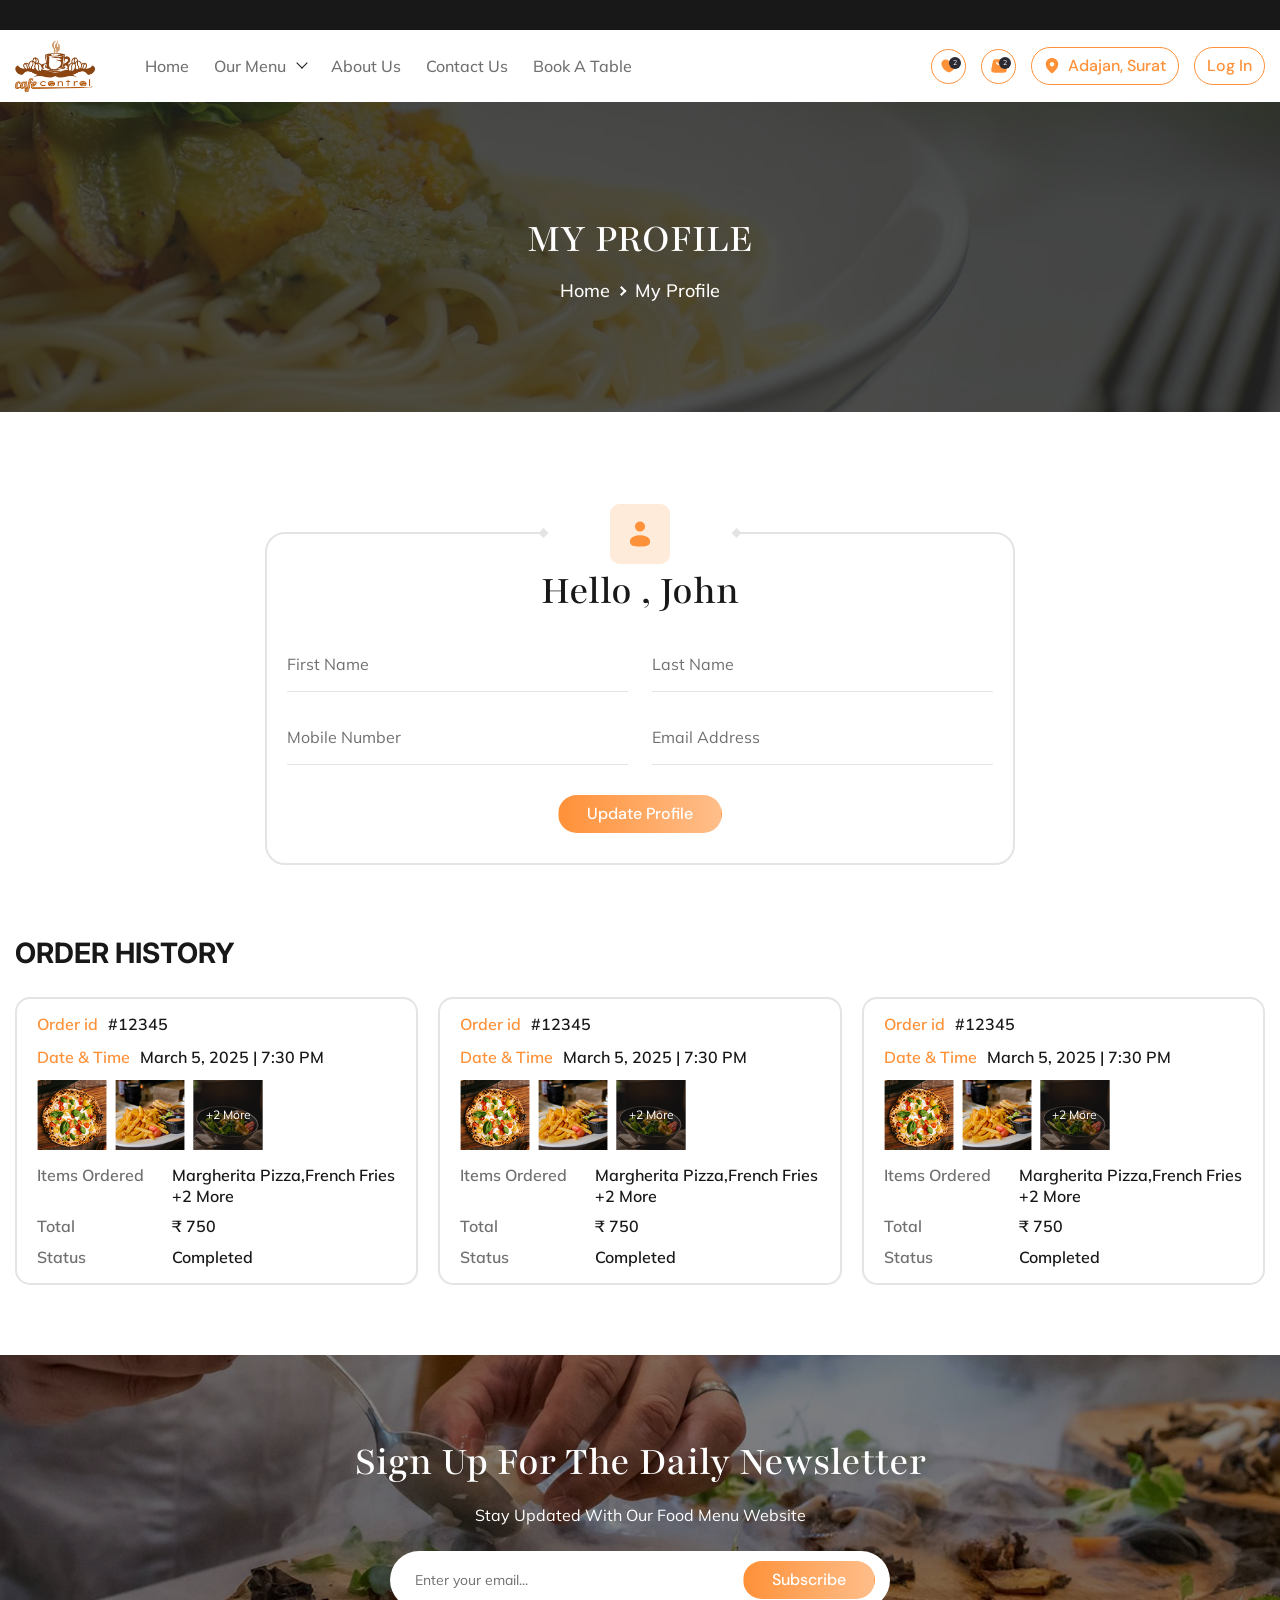
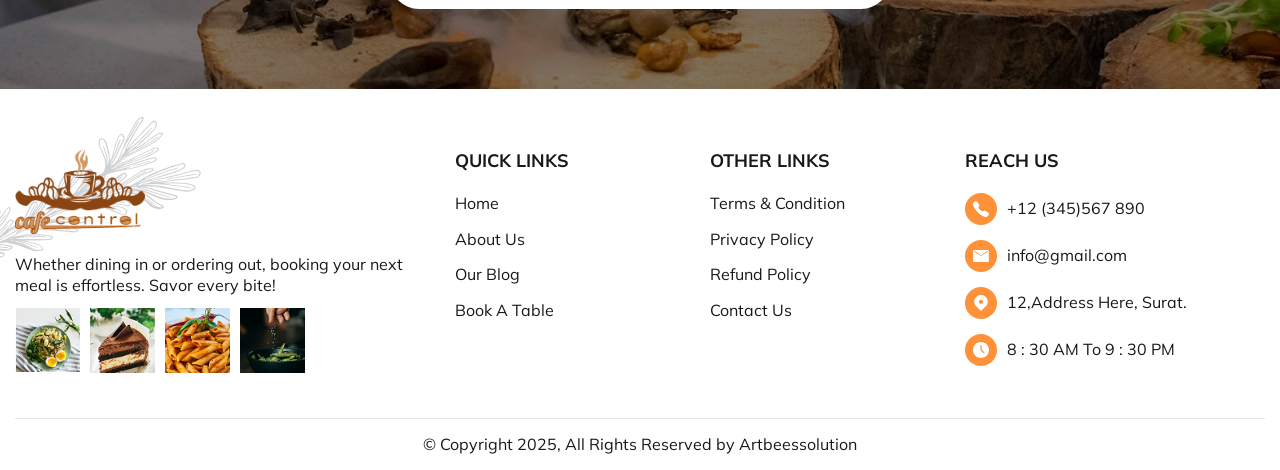
<file: my-profile.html>
<!DOCTYPE html>
<html lang="en">

<head>
    <meta charset="UTF-8">
    <meta http-equiv="X-UA-Compatible" content="IE=edge">
    <meta name="author" content="cafe">
    <meta name="viewport" content="width=device-width, initial-scale=1, maximum-scale=1, user-scalable=0" />
    <title>Cafe - Store</title>
    <meta name="description" content="cafe">
    <meta name="keywords" content="cafe">
    <link rel="icon" href="assets/images/favicon.png">
    <link
        href="https://fonts.googleapis.com/css2?family=DM+Sans:ital,opsz,wght@0,9..40,100..1000;1,9..40,100..1000&family=Inter:ital,opsz,wght@0,14..32,100..900;1,14..32,100..900&family=Mulish:ital,wght@0,200..1000;1,200..1000&family=Playfair:ital,opsz,wght@0,5..1200,300..900;1,5..1200,300..900&display=swap"
        rel="stylesheet">
    <link href="https://cdn.jsdelivr.net/npm/bootstrap@5.3.3/dist/css/bootstrap.min.css" rel="stylesheet"
        integrity="sha384-QWTKZyjpPEjISv5WaRU9OFeRpok6YctnYmDr5pNlyT2bRjXh0JMhjY6hW+ALEwIH" crossorigin="anonymous">
    <link rel="stylesheet" href="assets/css/swiper-bundle.min.css">
    <link rel="stylesheet" href="assets/css/main-style.css">
    <link rel="stylesheet" href="assets/css/responsive.css">
</head>

<body>
    <div class="overlay"></div>
    <header class="site-header">
        <div class="announcebar"></div>
        <div class="main-navigationbar sticky_header" id="header-sticky">
            <div class="container">
                <div class="navigationbar-row d-flex align-items-center">
                    <div class="logo-col">
                        <h1>
                            <a href="index.html" tabindex="0">
                                <img src="assets/images/logo.png" alt="logo" loading="lazy">
                            </a>
                        </h1>
                    </div>
                    <div class="menu-item-left menu-items-col">
                        <ul class="main-nav d-flex align-items-center">
                            <li class="menu-lnk">
                                <a href="index.html" tabindex="0">Home</a>
                            </li>
                            <li class="menu-lnk has-item">
                                <a href="javascript:;" tabindex="0">Our Menu</a>
                                <div class="mega-menu menu-dropdown">
                                    <div class="mega-menu-container container">
                                        <div class="row">
                                            <div class="col-xl-2 col-md-3 col-12">
                                                <ul class="megamenu-list arrow-list">
                                                    <li class="list-title"><span>Chinese</span></li>
                                                    <li><a href="javascript:;" tabindex="0"> Hakka Noodles </a></li>
                                                    <li><a href="javascript:;" tabindex="0"> Manchurian (Veg/Chicken)
                                                        </a></li>
                                                    <li><a href="javascript:;" tabindex="0">Schezwan Fried Rice</a></li>
                                                    <li><a href="javascript:;" tabindex="0"> Schezwan Fried Rice </a>
                                                    </li>
                                                    <li><a href="javascript:;" tabindex="0"> Hot & Sour Soup </a></li>
                                                    <li><a href="javascript:;" tabindex="0"> Chilli Paneer </a></li>
                                                </ul>
                                            </div>
                                            <div class="col-xl-2 col-md-3 col-12">
                                                <ul class="megamenu-list arrow-list">
                                                    <li class="list-title"><span>Italian</span></li>
                                                    <li><a href="javascript:;" tabindex="0"> Margherita Pizza </a></li>
                                                    <li><a href="javascript:;" tabindex="0"
                                                            class="d-flex align-items-center">
                                                            Alfredo Pasta
                                                            <img src="/assets/images/fire.gif" alt="offer-fire"
                                                                loading="lazy">
                                                        </a></li>
                                                    <li><a href="javascript:;" tabindex="0">Arrabbiata Pasta</a></li>
                                                    <li><a href="javascript:;" tabindex="0"> Lasagna</a></li>
                                                    <li><a href="javascript:;" tabindex="0"> Garlic Bread with Cheese
                                                        </a></li>
                                                    <li><a href="javascript:;" tabindex="0">Bruschetta </a></li>
                                                </ul>
                                            </div>
                                            <div class="col-xl-2 col-md-3 col-12">
                                                <ul class="megamenu-list arrow-list">
                                                    <li class="list-title"><span>Indian</span></li>
                                                    <li><a href="javascript:;" tabindex="0"> Paneer Butter Masala </a>
                                                    </li>
                                                    <li><a href="javascript:;" tabindex="0"
                                                            class="d-flex align-items-center">
                                                            Dal Tadka
                                                            <img src="/assets/images/fire.gif" alt="offer-fire"
                                                                loading="lazy">
                                                        </a></li>
                                                    <li><a href="javascript:;" tabindex="0">Biryani (Veg/Chicken)</a>
                                                    </li>
                                                    <li><a href="javascript:;" tabindex="0"> Chole Bhature</a></li>
                                                    <li><a href="javascript:;" tabindex="0"> Masala Dosa</a></li>
                                                    <li><a href="javascript:;" tabindex="0">Butter Naan </a></li>
                                                </ul>
                                            </div>
                                            <div class="col-xl-2 col-md-3 col-12">
                                                <ul class="megamenu-list arrow-list">
                                                    <li class="list-title"><span>Soup</span></li>
                                                    <li><a href="javascript:;" tabindex="0"> Tomato Soup </a></li>
                                                    <li><a href="javascript:;" tabindex="0">Sweet Corn Soup </a></li>
                                                    <li><a href="javascript:;" tabindex="0">Manchow Soup</a></li>
                                                    <li><a href="javascript:;" tabindex="0"
                                                            class="d-flex align-items-center">
                                                            creamy mushroom
                                                            <img src="/assets/images/fire.gif" alt="offer-fire"
                                                                loading="lazy">
                                                        </a></li>
                                                    <li><a href="javascript:;" tabindex="0"> Lemon Coriander</a></li>
                                                    <li><a href="javascript:;" tabindex="0"> mix vegetables </a></li>
                                                </ul>
                                            </div>
                                            <div class="col-xl-2 col-md-3 col-12">
                                                <ul class="megamenu-list arrow-list">
                                                    <li class="list-title"><span>Fast-Food</span></li>
                                                    <li><a href="javascript:;" tabindex="0"> pizza </a></li>
                                                    <li><a href="javascript:;" tabindex="0"> Veg/Chicken Burger </a>
                                                    </li>
                                                    <li><a href="javascript:;" tabindex="0">sandwich</a></li>
                                                    <li><a href="javascript:;" tabindex="0"> Hot Dog </a></li>
                                                    <li><a href="javascript:;" tabindex="0">Noodles </a></li>
                                                    <li><a href="javascript:;" tabindex="0"> dumplings-momos </a></li>
                                                </ul>
                                            </div>
                                            <div class="col-xl-2 col-md-3 col-12">
                                                <ul class="megamenu-list arrow-list">
                                                    <li class="list-title"><span>Beverage-drinks</span></li>
                                                    <li><a href="javascript:;" tabindex="0"> Milkshakes </a></li>
                                                    <li><a href="javascript:;" tabindex="0"> Cold Drinks </a></li>
                                                    <li><a href="javascript:;" tabindex="0">Coffee & Tea</a></li>
                                                    <li><a href="javascript:;" tabindex="0"
                                                            class="d-flex align-items-center">
                                                            Mocktails
                                                            <img src="/assets/images/fire.gif" alt="offer-fire"
                                                                loading="lazy">
                                                        </a></li>
                                                    <li><a href="javascript:;" tabindex="0"> Energy Drinks </a></li>
                                                    <li><a href="javascript:;" tabindex="0"> Hot Beverages</a></li>
                                                </ul>
                                            </div>
                                        </div>
                                    </div>
                                </div>
                            </li>
                            <li class="menu-lnk ">
                                <a href="about-us.html" tabindex="0">About Us</a>
                            </li>
                            <li class="menu-lnk">
                                <a href="contact-us.html" tabindex="0">Contact Us</a>
                            </li>
                            <li class="menu-lnk">
                                <a href="book-table.html" tabindex="0">Book a Table</a>
                            </li>

                        </ul>
                    </div>
                    <ul class="menu-item-right d-flex align-items-center justify-content-end">
                        <li class="wishlist-header">
                            <a href="wishlist.html" tabindex="0">
                                <svg xmlns="http://www.w3.org/2000/svg" width="22" height="19" viewBox="0 0 22 19"
                                    fill="none">
                                    <path
                                        d="M6.31315 0.66797C3.14909 0.66797 0.583984 3.23307 0.583984 6.39714C0.583984 12.1263 7.35482 17.3346 11.0007 18.5461C14.6465 17.3346 21.4173 12.1263 21.4173 6.39714C21.4173 3.23307 18.8522 0.66797 15.6882 0.66797C13.7507 0.66797 12.0371 1.62995 11.0007 3.10234C10.4723 2.34994 9.77042 1.73589 8.95448 1.31215C8.13855 0.888409 7.23255 0.66745 6.31315 0.66797Z"
                                        fill="#FF9139" />
                                </svg>
                                <span class="count">2</span>
                            </a>
                        </li>
                        <li class="cart-header">
                            <a href="cart.html" class="main-cart flex align-center" tabindex="0">
                                <div class="cart-icon">
                                    <svg xmlns="http://www.w3.org/2000/svg" width="20" height="18" viewBox="0 0 20 18"
                                        fill="none">
                                        <path fill-rule="evenodd" clip-rule="evenodd"
                                            d="M3.3056 1.38776C2.4379 2.10859 2.20873 3.32734 1.75144 5.76588L0.970188 9.93255C0.32748 13.3617 0.00664634 15.0763 0.943105 16.2055C1.8806 17.3346 3.62435 17.3346 7.11394 17.3346H12.8848C16.3744 17.3346 18.1181 17.3346 19.0556 16.2055C19.9931 15.0763 19.6702 13.3617 19.0285 9.93255L18.2473 5.76588C17.7889 3.32839 17.5608 2.10859 16.6931 1.38776C15.8254 0.667969 14.5848 0.667969 12.1035 0.667969H7.89519C5.41394 0.667969 4.17331 0.667969 3.3056 1.38776ZM7.78894 4.57526C7.95047 5.03259 8.24984 5.42857 8.64581 5.70866C9.04178 5.98875 9.51486 6.13915 9.99988 6.13915C10.4849 6.13915 10.958 5.98875 11.3539 5.70866C11.7499 5.42857 12.0493 5.03259 12.2108 4.57526C12.2837 4.38515 12.4279 4.23099 12.6127 4.1456C12.7975 4.06022 13.0083 4.05035 13.2003 4.1181C13.3923 4.18585 13.5503 4.32587 13.6406 4.50834C13.7308 4.69082 13.7463 4.90133 13.6837 5.09505C13.4144 5.85686 12.9155 6.51644 12.2558 6.98296C11.596 7.44947 10.8079 7.69998 9.99988 7.69998C9.19186 7.69998 8.40371 7.44947 7.74397 6.98296C7.08423 6.51644 6.58535 5.85686 6.31602 5.09505C6.27986 4.99789 6.2634 4.8945 6.2676 4.79092C6.27181 4.68733 6.29658 4.58561 6.34049 4.4917C6.38439 4.39778 6.44655 4.31354 6.52334 4.24389C6.60013 4.17424 6.69002 4.12057 6.78776 4.08601C6.8855 4.05145 6.98915 4.03668 7.09265 4.04258C7.19616 4.04848 7.29745 4.07492 7.39064 4.12036C7.48382 4.1658 7.56703 4.22933 7.63541 4.30725C7.70379 4.38517 7.75598 4.47696 7.78894 4.57526Z"
                                            fill="#FF9139" />
                                    </svg>
                                    <span class="count">2</span>
                                </div>
                            </a>
                        </li>
                        <li class="location">
                            <a href="javascript:;" tabindex="0" class="btn btn-white location-btn">
                                <svg xmlns="http://www.w3.org/2000/svg" width="18" height="23" viewBox="0 0 18 23"
                                    fill="none">
                                    <path
                                        d="M7.115 20.811C7.721 21.311 8.353 21.768 9 22.214C9.6484 21.7739 10.2773 21.3058 10.885 20.811C11.898 19.9792 12.8513 19.0773 13.738 18.112C15.782 15.877 18 12.637 18 9C18 7.8181 17.7672 6.64778 17.3149 5.55585C16.8626 4.46392 16.1997 3.47177 15.364 2.63604C14.5282 1.80031 13.5361 1.13738 12.4442 0.685084C11.3522 0.232792 10.1819 0 9 0C7.8181 0 6.64778 0.232792 5.55585 0.685084C4.46392 1.13738 3.47177 1.80031 2.63604 2.63604C1.80031 3.47177 1.13738 4.46392 0.685084 5.55585C0.232792 6.64778 -1.76116e-08 7.8181 0 9C0 12.637 2.218 15.876 4.262 18.112C5.14862 19.0777 6.10197 19.9789 7.115 20.811ZM9 12.25C8.13805 12.25 7.3114 11.9076 6.7019 11.2981C6.09241 10.6886 5.75 9.86195 5.75 9C5.75 8.13805 6.09241 7.3114 6.7019 6.7019C7.3114 6.09241 8.13805 5.75 9 5.75C9.86195 5.75 10.6886 6.09241 11.2981 6.7019C11.9076 7.3114 12.25 8.13805 12.25 9C12.25 9.86195 11.9076 10.6886 11.2981 11.2981C10.6886 11.9076 9.86195 12.25 9 12.25Z"
                                        fill="#FF9139" />
                                </svg>
                                <span>Adajan, surat</span>
                            </a>
                        </li>
                        <li class="profile-header">
                            <a href="javascript:;" tabindex="0" class="btn btn-white sign-in-btn">
                                <svg xmlns="http://www.w3.org/2000/svg" width="18" height="18" viewBox="0 0 18 18"
                                    fill="none">
                                    <path fill-rule="evenodd" clip-rule="evenodd"
                                        d="M5 4C5 2.93913 5.42143 1.92172 6.17157 1.17157C6.92172 0.421427 7.93913 0 9 0C10.0609 0 11.0783 0.421427 11.8284 1.17157C12.5786 1.92172 13 2.93913 13 4C13 5.06087 12.5786 6.07828 11.8284 6.82843C11.0783 7.57857 10.0609 8 9 8C7.93913 8 6.92172 7.57857 6.17157 6.82843C5.42143 6.07828 5 5.06087 5 4ZM5 10C3.67392 10 2.40215 10.5268 1.46447 11.4645C0.526784 12.4021 0 13.6739 0 15C0 15.7956 0.316071 16.5587 0.87868 17.1213C1.44129 17.6839 2.20435 18 3 18H15C15.7956 18 16.5587 17.6839 17.1213 17.1213C17.6839 16.5587 18 15.7956 18 15C18 13.6739 17.4732 12.4021 16.5355 11.4645C15.5979 10.5268 14.3261 10 13 10H5Z"
                                        fill="#FF9139" />
                                </svg>
                                <span>log in</span>
                            </a>
                        </li>
                        <li class="mobile-menu mobile-only">
                            <button class="mobile-menu-button">
                                <div class="one"></div>
                                <div class="two"></div>
                                <div class="three"></div>
                            </button>
                        </li>
                    </ul>
                </div>
            </div>
        </div>
    </header>
    <main>
        <section class="common-banner-sec" style="background-image: url(assets/images/common-banner-6.png);">
            <div class="container">
                <div class="common-banner-content">
                    <div class="section-title text-center">
                        <h2>My Profile</h2>
                    </div>
                    <ul class="filter-cat d-flex  align-items-center justify-content-center">
                        <li><a href="index.html">Home</a></li>
                        <li><a href="my-profile.html">My Profile</a></li>
                    </ul>
                </div>
            </div>
        </section>
        <section class="my-profile-section">
            <div class="container">
                <div class="profile-inner">
                    <div class="profile-name">
                        <div class="profile-img">
                            <img src="./assets/images/profile-img.png" alt="profile-img">
                        </div> 
                        <h2>Hello , John</h2>
                    </div> 
                    <div class="profile-detail-form reservation-form"> 
                        <div class="row">
                            <div class="col-sm-6 col-12">
                                <div class="form-group">
                                    <label class="control-label" for="name">First Name</label>
                                    <input id="name" name="name" type="text" placeholder=" " class="form-control input-md">
                                </div>
                            </div> 
                            <div class="col-sm-6 col-12">
                                <div class="form-group">
                                    <label class="control-label" for="last-name">Last Name</label>
                                    <input id="last-name" name="last-name" type="text" placeholder=" " class="form-control input-md">
                                </div>
                            </div> 
                            <div class="col-sm-6 col-12">
                                <div class="form-group">
                                    <label class="control-label" for="phone">Mobile Number</label>
                                    <input id="phone" name="phone" type="tel" placeholder=" " class="form-control input-md">
                                </div>
                            </div> 
                            <div class="col-sm-6 col-12">
                                <div class="form-group">
                                    <label class="control-label" for="email">Email Address</label>
                                    <input id="email" name="email" type="text" placeholder=" " class="form-control input-md">
                                </div>
                            </div> 
                            <a href="javascript:void;" class="btn" tabindex="0">
                                <span>Update Profile</span>
                            </a>
                        </div> 
                    </div>
                </div> 
            </div>
        </section>  
        <section class="order-history-section pb">
            <div class="container offset-right"> 
                <div class="section-title">
                    <h2>Order History</h2>  
                </div>
                <div class="swiper order-slider">
                    <div class="swiper-wrapper">
                        <div class="swiper-slide">
                            <div class="order-card">
                                <div class="order-id">
                                    <p> <span> Order id </span> #12345 </p>
                                    <p> <span> Date & Time </span> March 5, 2025 | 7:30 PM </p>
                                </div>
                                <div class="order-img d-flex align-items-center gap-2">
                                    <img src="assets/images/order1.png" alt="order-img" loading="lazy">
                                    <img src="assets/images/order2.png" alt="order-img" loading="lazy">
                                    <div class="more-images">
                                        <img src="assets/images/order3.png" alt="order-img" loading="lazy"> 
                                    </div>
                                </div>
                                <div class="order-details"> 
                                    <ul>
                                        <li> 
                                            <span> Items Ordered </span> 
                                            Margherita Pizza,French Fries +2 More
                                        </li>
                                        <li> 
                                            <span> Total </span> 
                                            ₹ 750
                                        </li>
                                        <li> 
                                            <span> Status </span> 
                                            Completed
                                        </li>
                                    </ul>
                                </div>
                            </div>
                        </div>
                        <div class="swiper-slide">
                            <div class="order-card">
                                <div class="order-id">
                                    <p> <span> Order id </span> #12345 </p>
                                    <p> <span> Date & Time </span> March 5, 2025 | 7:30 PM </p>
                                </div>
                                <div class="order-img d-flex align-items-center gap-2">
                                    <img src="assets/images/order1.png" alt="order-img" loading="lazy">
                                    <img src="assets/images/order2.png" alt="order-img" loading="lazy">
                                    <div class="more-images">
                                        <img src="assets/images/order3.png" alt="order-img" loading="lazy"> 
                                    </div>
                                </div>
                                <div class="order-details"> 
                                    <ul>
                                        <li> 
                                            <span> Items Ordered </span> 
                                            Margherita Pizza,French Fries +2 More
                                        </li>
                                        <li> 
                                            <span> Total </span> 
                                            ₹ 750
                                        </li>
                                        <li> 
                                            <span> Status </span> 
                                            Completed
                                        </li>
                                    </ul>
                                </div>
                            </div>
                        </div>
                        <div class="swiper-slide">
                            <div class="order-card">
                                <div class="order-id">
                                    <p> <span> Order id </span> #12345 </p>
                                    <p> <span> Date & Time </span> March 5, 2025 | 7:30 PM </p>
                                </div>
                                <div class="order-img d-flex align-items-center gap-2">
                                    <img src="assets/images/order1.png" alt="order-img" loading="lazy">
                                    <img src="assets/images/order2.png" alt="order-img" loading="lazy">
                                    <div class="more-images">
                                        <img src="assets/images/order3.png" alt="order-img" loading="lazy"> 
                                    </div>
                                </div>
                                <div class="order-details"> 
                                    <ul>
                                        <li> 
                                            <span> Items Ordered </span> 
                                            Margherita Pizza,French Fries +2 More
                                        </li>
                                        <li> 
                                            <span> Total </span> 
                                            ₹ 750
                                        </li>
                                        <li> 
                                            <span> Status </span> 
                                            Completed
                                        </li>
                                    </ul>
                                </div>
                            </div>
                        </div>
                        <div class="swiper-slide">
                            <div class="order-card">
                                <div class="order-id">
                                    <p> <span> Order id </span> #12345 </p>
                                    <p> <span> Date & Time </span> March 5, 2025 | 7:30 PM </p>
                                </div>
                                <div class="order-img d-flex align-items-center gap-2">
                                    <img src="assets/images/order1.png" alt="order-img" loading="lazy">
                                    <img src="assets/images/order2.png" alt="order-img" loading="lazy">
                                    <div class="more-images">
                                        <img src="assets/images/order3.png" alt="order-img" loading="lazy"> 
                                    </div>
                                </div>
                                <div class="order-details"> 
                                    <ul>
                                        <li> 
                                            <span> Items Ordered </span> 
                                            Margherita Pizza,French Fries +2 More
                                        </li>
                                        <li> 
                                            <span> Total </span> 
                                            ₹ 750
                                        </li>
                                        <li> 
                                            <span> Status </span> 
                                            Completed
                                        </li>
                                    </ul>
                                </div>
                            </div>
                        </div>
                        <div class="swiper-slide">
                            <div class="order-card">
                                <div class="order-id">
                                    <p> <span> Order id </span> #12345 </p>
                                    <p> <span> Date & Time </span> March 5, 2025 | 7:30 PM </p>
                                </div>
                                <div class="order-img d-flex align-items-center gap-2">
                                    <img src="assets/images/order1.png" alt="order-img" loading="lazy">
                                    <img src="assets/images/order2.png" alt="order-img" loading="lazy">
                                    <div class="more-images">
                                        <img src="assets/images/order3.png" alt="order-img" loading="lazy"> 
                                    </div>
                                </div>
                                <div class="order-details"> 
                                    <ul>
                                        <li> 
                                            <span> Items Ordered </span> 
                                            Margherita Pizza,French Fries +2 More
                                        </li>
                                        <li> 
                                            <span> Total </span> 
                                            ₹ 750
                                        </li>
                                        <li> 
                                            <span> Status </span> 
                                            Completed
                                        </li>
                                    </ul>
                                </div>
                            </div>
                        </div>
                    </div>
                    <div class="arrow-wrapper">
                        <div class="order-arrow swiper-button-prev">
                            <svg xmlns="http://www.w3.org/2000/svg" width="9" height="17" viewBox="0 0 9 17" fill="none">
                                <path d="M9 0.333336L9 17L0.666665 8.66667L9 0.333336Z" fill="white"></path>
                            </svg>
                        </div>
                        <div class="order-arrow swiper-button-next">
                            <svg xmlns="http://www.w3.org/2000/svg" width="9" height="17" viewBox="0 0 9 17" fill="none">
                                <path d="M9 0.333336L9 17L0.666665 8.66667L9 0.333336Z" fill="white"></path>
                            </svg>
                        </div>
                    </div>
                </div>
            </div>
        </section>
        <section class="newsletter-sec"  style="background-image: url(assets/images/newsletter-bg.png);">
            <div class="container">
                <div class="newsletter-content">
                    <div class="section-title text-center"> 
                        <h2>Sign Up For The Daily newsletter</h2>
                        <p>Stay Updated With Our Food Menu Website</p> 
                    </div>
                    <form class="newsletter-form">
                        <div class="input-wrapper d-flex align-items-center">
                            <input type="email" placeholder="Enter your email...">
                            <button type="submit" class=" btn">
                                <span>Subscribe</span>
                                <svg xmlns="http://www.w3.org/2000/svg" width="40" height="40" viewBox="0 0 40 40" fill="none">
                                    <path fill-rule="evenodd" clip-rule="evenodd" d="M28.6143 11.3858L15.4142 20.5505L1.60749 15.9477C0.643763 15.6258 -0.00550973 14.7216 3.52419e-05 13.7057C0.00565318 12.6899 0.662368 11.7913 1.62982 11.4806L36.9289 0.113033C37.7679 -0.156701 38.6889 0.0646601 39.3122 0.687959C39.9354 1.31126 40.1568 2.23216 39.887 3.07128L28.5195 38.3702C28.2088 39.3377 27.3101 39.9944 26.2943 40C25.2785 40.0056 24.3743 39.3563 24.0524 38.3926L19.4272 24.519L28.6143 11.3858Z" fill="white"></path>
                                </svg>
                            </button>
                        </div>
                    </form>
                </div>
            </div>
        </section>
        <footer class="site-footer">
            <img src="assets/images/category-bg.png" alt="category-bg" class="bg-images category-bg-image"
                loading="lazy">
            <div class="container">
                <div class="footer-row d-flex">
                    <div class="footer-col footer-subscribe-col">
                        <div class="footer-widget set has-children1">
                            <div class="footer-logo">
                                <a href="index.html" tabindex="0">
                                    <img src="assets/images/logo.png" alt="logo" loading="lazy">
                                </a>
                            </div>
                            <p>Whether dining in or ordering out, booking your next meal is effortless. Savor every
                                bite!</p>
                            <ul class="social-img d-flex align-items-center">
                                <li>
                                    <a href="https://www.instagram.com/" target="_blank" tabindex="0">
                                        <img src="./assets/images/social-media-img-1.png" alt="social-img"
                                            loading="lazy">
                                        <svg xmlns="http://www.w3.org/2000/svg" width="24" height="24"
                                            viewBox="0 0 24 24" fill="none">
                                            <path
                                                d="M17 0.75C18.6576 0.75 20.2473 1.40848 21.4194 2.58058C22.5915 3.75269 23.25 5.3424 23.25 7V17C23.25 18.6576 22.5915 20.2473 21.4194 21.4194C20.2473 22.5915 18.6576 23.25 17 23.25H7C5.3424 23.25 3.75269 22.5915 2.58058 21.4194C1.40848 20.2473 0.75 18.6576 0.75 17V7C0.75 5.3424 1.40848 3.75269 2.58058 2.58058C3.75269 1.40848 5.3424 0.75 7 0.75H17ZM12 7C10.6739 7 9.40215 7.52678 8.46447 8.46447C7.52678 9.40215 7 10.6739 7 12C7 13.3261 7.52678 14.5979 8.46447 15.5355C9.40215 16.4732 10.6739 17 12 17C13.3261 17 14.5979 16.4732 15.5355 15.5355C16.4732 14.5979 17 13.3261 17 12C17 10.6739 16.4732 9.40215 15.5355 8.46447C14.5979 7.52678 13.3261 7 12 7ZM12 9.5C12.663 9.5 13.2989 9.76339 13.7678 10.2322C14.2366 10.7011 14.5 11.337 14.5 12C14.5 12.663 14.2366 13.2989 13.7678 13.7678C13.2989 14.2366 12.663 14.5 12 14.5C11.337 14.5 10.7011 14.2366 10.2322 13.7678C9.76339 13.2989 9.5 12.663 9.5 12C9.5 11.337 9.76339 10.7011 10.2322 10.2322C10.7011 9.76339 11.337 9.5 12 9.5ZM17.625 5.125C17.2935 5.125 16.9755 5.2567 16.7411 5.49112C16.5067 5.72554 16.375 6.04348 16.375 6.375C16.375 6.70652 16.5067 7.02446 16.7411 7.25888C16.9755 7.4933 17.2935 7.625 17.625 7.625C17.9565 7.625 18.2745 7.4933 18.5089 7.25888C18.7433 7.02446 18.875 6.70652 18.875 6.375C18.875 6.04348 18.7433 5.72554 18.5089 5.49112C18.2745 5.2567 17.9565 5.125 17.625 5.125Z"
                                                fill="white" />
                                        </svg>
                                    </a>
                                </li>
                                <li>
                                    <a href="https://www.instagram.com/" target="_blank" tabindex="0">
                                        <img src="./assets/images/social-media-img-2.png" alt="social-img"
                                            loading="lazy">
                                        <svg xmlns="http://www.w3.org/2000/svg" width="24" height="24"
                                            viewBox="0 0 24 24" fill="none">
                                            <path
                                                d="M17 0.75C18.6576 0.75 20.2473 1.40848 21.4194 2.58058C22.5915 3.75269 23.25 5.3424 23.25 7V17C23.25 18.6576 22.5915 20.2473 21.4194 21.4194C20.2473 22.5915 18.6576 23.25 17 23.25H7C5.3424 23.25 3.75269 22.5915 2.58058 21.4194C1.40848 20.2473 0.75 18.6576 0.75 17V7C0.75 5.3424 1.40848 3.75269 2.58058 2.58058C3.75269 1.40848 5.3424 0.75 7 0.75H17ZM12 7C10.6739 7 9.40215 7.52678 8.46447 8.46447C7.52678 9.40215 7 10.6739 7 12C7 13.3261 7.52678 14.5979 8.46447 15.5355C9.40215 16.4732 10.6739 17 12 17C13.3261 17 14.5979 16.4732 15.5355 15.5355C16.4732 14.5979 17 13.3261 17 12C17 10.6739 16.4732 9.40215 15.5355 8.46447C14.5979 7.52678 13.3261 7 12 7ZM12 9.5C12.663 9.5 13.2989 9.76339 13.7678 10.2322C14.2366 10.7011 14.5 11.337 14.5 12C14.5 12.663 14.2366 13.2989 13.7678 13.7678C13.2989 14.2366 12.663 14.5 12 14.5C11.337 14.5 10.7011 14.2366 10.2322 13.7678C9.76339 13.2989 9.5 12.663 9.5 12C9.5 11.337 9.76339 10.7011 10.2322 10.2322C10.7011 9.76339 11.337 9.5 12 9.5ZM17.625 5.125C17.2935 5.125 16.9755 5.2567 16.7411 5.49112C16.5067 5.72554 16.375 6.04348 16.375 6.375C16.375 6.70652 16.5067 7.02446 16.7411 7.25888C16.9755 7.4933 17.2935 7.625 17.625 7.625C17.9565 7.625 18.2745 7.4933 18.5089 7.25888C18.7433 7.02446 18.875 6.70652 18.875 6.375C18.875 6.04348 18.7433 5.72554 18.5089 5.49112C18.2745 5.2567 17.9565 5.125 17.625 5.125Z"
                                                fill="white" />
                                        </svg>
                                    </a>
                                </li>
                                <li>
                                    <a href="https://www.instagram.com/" target="_blank" tabindex="0">
                                        <img src="./assets/images/social-media-img-3.png" alt="social-img"
                                            loading="lazy">
                                        <svg xmlns="http://www.w3.org/2000/svg" width="24" height="24"
                                            viewBox="0 0 24 24" fill="none">
                                            <path
                                                d="M17 0.75C18.6576 0.75 20.2473 1.40848 21.4194 2.58058C22.5915 3.75269 23.25 5.3424 23.25 7V17C23.25 18.6576 22.5915 20.2473 21.4194 21.4194C20.2473 22.5915 18.6576 23.25 17 23.25H7C5.3424 23.25 3.75269 22.5915 2.58058 21.4194C1.40848 20.2473 0.75 18.6576 0.75 17V7C0.75 5.3424 1.40848 3.75269 2.58058 2.58058C3.75269 1.40848 5.3424 0.75 7 0.75H17ZM12 7C10.6739 7 9.40215 7.52678 8.46447 8.46447C7.52678 9.40215 7 10.6739 7 12C7 13.3261 7.52678 14.5979 8.46447 15.5355C9.40215 16.4732 10.6739 17 12 17C13.3261 17 14.5979 16.4732 15.5355 15.5355C16.4732 14.5979 17 13.3261 17 12C17 10.6739 16.4732 9.40215 15.5355 8.46447C14.5979 7.52678 13.3261 7 12 7ZM12 9.5C12.663 9.5 13.2989 9.76339 13.7678 10.2322C14.2366 10.7011 14.5 11.337 14.5 12C14.5 12.663 14.2366 13.2989 13.7678 13.7678C13.2989 14.2366 12.663 14.5 12 14.5C11.337 14.5 10.7011 14.2366 10.2322 13.7678C9.76339 13.2989 9.5 12.663 9.5 12C9.5 11.337 9.76339 10.7011 10.2322 10.2322C10.7011 9.76339 11.337 9.5 12 9.5ZM17.625 5.125C17.2935 5.125 16.9755 5.2567 16.7411 5.49112C16.5067 5.72554 16.375 6.04348 16.375 6.375C16.375 6.70652 16.5067 7.02446 16.7411 7.25888C16.9755 7.4933 17.2935 7.625 17.625 7.625C17.9565 7.625 18.2745 7.4933 18.5089 7.25888C18.7433 7.02446 18.875 6.70652 18.875 6.375C18.875 6.04348 18.7433 5.72554 18.5089 5.49112C18.2745 5.2567 17.9565 5.125 17.625 5.125Z"
                                                fill="white" />
                                        </svg>
                                    </a>
                                </li>
                                <li>
                                    <a href="https://www.instagram.com/" target="_blank" tabindex="0">
                                        <img src="./assets/images/social-media-img-4.png" alt="social-img"
                                            loading="lazy">
                                        <svg xmlns="http://www.w3.org/2000/svg" width="24" height="24"
                                            viewBox="0 0 24 24" fill="none">
                                            <path
                                                d="M17 0.75C18.6576 0.75 20.2473 1.40848 21.4194 2.58058C22.5915 3.75269 23.25 5.3424 23.25 7V17C23.25 18.6576 22.5915 20.2473 21.4194 21.4194C20.2473 22.5915 18.6576 23.25 17 23.25H7C5.3424 23.25 3.75269 22.5915 2.58058 21.4194C1.40848 20.2473 0.75 18.6576 0.75 17V7C0.75 5.3424 1.40848 3.75269 2.58058 2.58058C3.75269 1.40848 5.3424 0.75 7 0.75H17ZM12 7C10.6739 7 9.40215 7.52678 8.46447 8.46447C7.52678 9.40215 7 10.6739 7 12C7 13.3261 7.52678 14.5979 8.46447 15.5355C9.40215 16.4732 10.6739 17 12 17C13.3261 17 14.5979 16.4732 15.5355 15.5355C16.4732 14.5979 17 13.3261 17 12C17 10.6739 16.4732 9.40215 15.5355 8.46447C14.5979 7.52678 13.3261 7 12 7ZM12 9.5C12.663 9.5 13.2989 9.76339 13.7678 10.2322C14.2366 10.7011 14.5 11.337 14.5 12C14.5 12.663 14.2366 13.2989 13.7678 13.7678C13.2989 14.2366 12.663 14.5 12 14.5C11.337 14.5 10.7011 14.2366 10.2322 13.7678C9.76339 13.2989 9.5 12.663 9.5 12C9.5 11.337 9.76339 10.7011 10.2322 10.2322C10.7011 9.76339 11.337 9.5 12 9.5ZM17.625 5.125C17.2935 5.125 16.9755 5.2567 16.7411 5.49112C16.5067 5.72554 16.375 6.04348 16.375 6.375C16.375 6.70652 16.5067 7.02446 16.7411 7.25888C16.9755 7.4933 17.2935 7.625 17.625 7.625C17.9565 7.625 18.2745 7.4933 18.5089 7.25888C18.7433 7.02446 18.875 6.70652 18.875 6.375C18.875 6.04348 18.7433 5.72554 18.5089 5.49112C18.2745 5.2567 17.9565 5.125 17.625 5.125Z"
                                                fill="white" />
                                        </svg>
                                    </a>
                                </li>
                            </ul>
                        </div>
                    </div>
                    <div class="footer-col">
                        <div class="footer-widget set has-children1">
                            <h2 class="footer-acnav"> <span> Quick Links </span>
                                <svg xmlns="http://www.w3.org/2000/svg" version="1.2" viewBox="0 0 10 5" width="10"
                                    height="5">
                                    <path class="a"
                                        d="m5.4 5.1q-0.3 0-0.5-0.2l-3.7-3.7c-0.3-0.3-0.3-0.7 0-1 0.2-0.3 0.7-0.3 0.9 0l3.3 3.2 3.2-3.2c0.2-0.3 0.7-0.3 0.9 0 0.3 0.3 0.3 0.7 0 1l-3.7 3.7q-0.2 0.2-0.4 0.2z">
                                    </path>
                                </svg>
                            </h2>
                            <ul class="footer-acnav-list">
                                <li><a href="index.html" tabindex="0">Home</a></li>
                                <li><a href="about-us.html" tabindex="0">About Us</a></li>
                                <li><a href="blog.html" tabindex="0">our Blog</a></li>
                                <li><a href="book-table.html" tabindex="0">Book a table</a></li>
                            </ul>
                        </div>
                    </div>
                    <div class="footer-col">
                        <div class="footer-widget set has-children1">
                            <h2 class="footer-acnav"> <span> Other Links </span>
                                <svg xmlns="http://www.w3.org/2000/svg" version="1.2" viewBox="0 0 10 5" width="10"
                                    height="5">
                                    <path class="a"
                                        d="m5.4 5.1q-0.3 0-0.5-0.2l-3.7-3.7c-0.3-0.3-0.3-0.7 0-1 0.2-0.3 0.7-0.3 0.9 0l3.3 3.2 3.2-3.2c0.2-0.3 0.7-0.3 0.9 0 0.3 0.3 0.3 0.7 0 1l-3.7 3.7q-0.2 0.2-0.4 0.2z">
                                    </path>
                                </svg>
                            </h2>
                            <ul class="footer-acnav-list">
                                <li><a href="javascript:" tabindex="0">Terms & Condition</a></li>
                                <li><a href="javascript:void;" tabindex="0">Privacy Policy</a></li>
                                <li><a href="javascript:void;" tabindex="0">Refund Policy</a></li>
                                <li><a href="contact-us.html" tabindex="0">Contact us</a></li>
                            </ul>
                        </div>
                    </div>
                    <div class="footer-col">
                        <div class="footer-widget set has-children1">
                            <h2 class="footer-acnav">
                                <span>reach us</span>
                                <svg xmlns="http://www.w3.org/2000/svg" version="1.2" viewBox="0 0 10 5" width="10"
                                    height="5">
                                    <path class="a"
                                        d="m5.4 5.1q-0.3 0-0.5-0.2l-3.7-3.7c-0.3-0.3-0.3-0.7 0-1 0.2-0.3 0.7-0.3 0.9 0l3.3 3.2 3.2-3.2c0.2-0.3 0.7-0.3 0.9 0 0.3 0.3 0.3 0.7 0 1l-3.7 3.7q-0.2 0.2-0.4 0.2z">
                                    </path>
                                </svg>
                            </h2>
                            <ul class="footer-acnav-list social-icons">
                                <li>
                                    <a href="tel:+12 (345)567 890" class="d-flex align-items-center">
                                        <div class="social-icon-svg">
                                            <svg xmlns="http://www.w3.org/2000/svg" width="15" height="15"
                                                viewBox="0 0 15 15" fill="none">
                                                <path
                                                    d="M12.0193 14.9999C11.3656 14.9999 10.4473 14.7635 9.07223 13.9954C7.40012 13.0579 6.10678 12.1924 4.44371 10.534C2.84026 8.93183 2.05997 7.89454 0.967892 5.90768C-0.265842 3.66435 -0.0555315 2.48845 0.179561 1.98587C0.459529 1.3852 0.872783 1.02593 1.40693 0.66934C1.71033 0.4706 2.03139 0.300235 2.36606 0.160406C2.39955 0.146008 2.43069 0.13228 2.45849 0.119892C2.62426 0.0452256 2.87542 -0.0676106 3.19357 0.0529266C3.40589 0.132615 3.59544 0.295675 3.89215 0.588647C4.50065 1.18865 5.33218 2.52494 5.63894 3.1812C5.84489 3.62351 5.98119 3.91547 5.98153 4.24293C5.98153 4.62631 5.78863 4.92196 5.55454 5.24105C5.51067 5.30098 5.46714 5.35824 5.42494 5.41382C5.17009 5.74864 5.11416 5.84541 5.151 6.01818C5.22568 6.36539 5.7826 7.399 6.69786 8.31207C7.61311 9.22513 8.61711 9.74679 8.96573 9.82112C9.1459 9.85963 9.2447 9.80137 9.5903 9.53753C9.63987 9.49969 9.69077 9.46052 9.74402 9.42134C10.101 9.15583 10.383 8.96799 10.7574 8.96799H10.7594C11.0853 8.96799 11.3642 9.10929 11.8264 9.34232C12.4292 9.64635 13.8059 10.467 14.4097 11.076C14.7034 11.372 14.8672 11.5609 14.9472 11.7728C15.0678 12.0919 14.9542 12.342 14.8802 12.5094C14.8678 12.5372 14.8541 12.5677 14.8397 12.6015C14.6987 12.9355 14.5273 13.2558 14.3277 13.5584C13.9717 14.0908 13.611 14.503 13.0089 14.7832C12.6997 14.9295 12.3613 15.0036 12.0193 14.9999Z"
                                                    fill="white" />
                                            </svg>
                                        </div>
                                        +12 (345)567 890
                                    </a>
                                </li>
                                <li class="e-mail">
                                    <a href="mailto:info@gmail.com" class="d-flex align-items-center">
                                        <div class="social-icon-svg">
                                            <svg xmlns="http://www.w3.org/2000/svg" width="17" height="13"
                                                viewBox="0 0 17 13" fill="none">
                                                <path
                                                    d="M1.64315 13C1.21539 13 0.858507 12.857 0.572507 12.571C0.286507 12.285 0.143197 11.9278 0.142578 11.4994V1.50057C0.142578 1.07281 0.285888 0.715928 0.572507 0.429928C0.859126 0.143928 1.2157 0.000619047 1.64222 0H15.3572C15.7844 0 16.1409 0.143309 16.4269 0.429928C16.7129 0.716547 16.8562 1.07343 16.8569 1.50057V11.5004C16.8569 11.9275 16.7136 12.2844 16.4269 12.571C16.1403 12.8576 15.7837 13.0006 15.3572 13H1.64315ZM8.49972 6.46286C8.5771 6.46286 8.64953 6.45109 8.71701 6.42757C8.78386 6.40405 8.8501 6.37526 8.91572 6.34121L15.6284 1.94629C15.7163 1.89305 15.7735 1.82031 15.8001 1.72807C15.8268 1.63583 15.8218 1.5439 15.7853 1.45229C15.7618 1.33281 15.6838 1.24614 15.5513 1.19229C15.4194 1.13905 15.2916 1.14988 15.1678 1.22479L8.49972 5.57143L1.83258 1.22571C1.70877 1.15019 1.58372 1.1341 1.45744 1.17743C1.33115 1.22076 1.25005 1.30619 1.21415 1.43371C1.17824 1.52905 1.1736 1.62593 1.20022 1.72436C1.22684 1.82279 1.28379 1.89707 1.37108 1.94721L8.08372 6.34121C8.14934 6.37526 8.21558 6.40405 8.28243 6.42757C8.34991 6.45048 8.42234 6.46193 8.49972 6.46193"
                                                    fill="white" />
                                            </svg>
                                        </div>
                                        info@gmail.com
                                    </a>
                                </li>
                                <li>
                                    <a href="javascript:void;" class="d-flex align-items-center">
                                        <div class="social-icon-svg">
                                            <svg xmlns="http://www.w3.org/2000/svg" width="13" height="15"
                                                viewBox="0 0 13 15" fill="none">
                                                <path
                                                    d="M10.9649 1.81956C8.49857 -0.606521 4.49983 -0.606521 2.03349 1.81956C1.44791 2.39165 0.982609 3.07503 0.664927 3.82952C0.347245 4.58401 0.183594 5.3944 0.183594 6.21304C0.183594 7.03169 0.347245 7.84207 0.664927 8.59657C0.982609 9.35106 1.44791 10.0344 2.03349 10.6065L6.49881 15L10.9649 10.6065C11.5505 10.0344 12.0158 9.35106 12.3335 8.59657C12.6512 7.84207 12.8148 7.03169 12.8148 6.21304C12.8148 5.3944 12.6512 4.58401 12.3335 3.82952C12.0158 3.07503 11.5505 2.39165 10.9649 1.81956ZM6.49881 8.28939C5.97143 8.28939 5.47643 8.08412 5.103 7.71148C4.73332 7.34102 4.52571 6.83903 4.52571 6.31568C4.52571 5.79232 4.73332 5.29033 5.103 4.91987C5.47564 4.54723 5.97143 4.34196 6.49881 4.34196C7.02618 4.34196 7.52198 4.54723 7.89462 4.91987C8.26429 5.29033 8.47191 5.79232 8.47191 6.31568C8.47191 6.83903 8.26429 7.34102 7.89462 7.71148C7.52198 8.08412 7.02618 8.28939 6.49881 8.28939Z"
                                                    fill="white" />
                                            </svg>
                                        </div>
                                        12,Address here, surat.
                                    </a>
                                </li>
                                <li>
                                    <a href="javascript:void;" class="d-flex align-items-center">
                                        <div class="social-icon-svg">
                                            <svg xmlns="http://www.w3.org/2000/svg" width="16" height="16"
                                                viewBox="0 0 16 16" fill="none">
                                                <path fill-rule="evenodd" clip-rule="evenodd"
                                                    d="M8.6 7.504V3.2H7.4V8L10.7944 11.3944L11.6424 10.5464L8.6 7.504ZM8 16C3.5816 16 0 12.4184 0 8C0 3.5816 3.5816 0 8 0C12.4184 0 16 3.5816 16 8C16 12.4184 12.4184 16 8 16Z"
                                                    fill="white" />
                                            </svg>
                                        </div>
                                        8 : 30 AM to 9 : 30 PM
                                    </a>
                                </li>
                            </ul>
                        </div>
                    </div>
                </div>
                <div class="footer-bottom">
                    <div class="footer-bottom-inner text-center">
                        <p>© Copyright 2025, All Rights Reserved by <a href="https://artbeessolution.com/"
                                target="_blank" title="workdo">Artbeessolution</a>
                        </p>
                    </div>
                </div>
            </div>
        </footer> 
    </main>

    <!-- sign-in-popup start here -->
    <div class="sign-in-popup">
        <div class="sign-in-inner d-flex justify-content-between"
            style="background-image: url(assets/images/popup-bg.png);">
            <button class="close-sub-btn common-close">
                <svg xmlns="http://www.w3.org/2000/svg" width="20" height="18" viewBox="0 0 20 18">
                    <path fill="#ffffff"
                        d="M19.95 16.75l-.05-.4-1.2-1-5.2-4.2c-.1-.05-.3-.2-.6-.5l-.7-.55c-.15-.1-.5-.45-1-1.1l-.1-.1c.2-.15.4-.35.6-.55l1.95-1.85 1.1-1c1-1 1.7-1.65 2.1-1.9l.5-.35c.4-.25.65-.45.75-.45.2-.15.45-.35.65-.6s.3-.5.3-.7l-.3-.65c-.55.2-1.2.65-2.05 1.35-.85.75-1.65 1.55-2.5 2.5-.8.9-1.6 1.65-2.4 2.3-.8.65-1.4.95-1.9 1-.15 0-1.5-1.05-4.1-3.2C3.1 2.6 1.45 1.2.7.55L.45.1c-.1.05-.2.15-.3.3C.05.55 0 .7 0 .85l.05.35.05.4 1.2 1 5.2 4.15c.1.05.3.2.6.5l.7.6c.15.1.5.45 1 1.1l.1.1c-.2.15-.4.35-.6.55l-1.95 1.85-1.1 1c-1 1-1.7 1.65-2.1 1.9l-.5.35c-.4.25-.65.45-.75.45-.25.15-.45.35-.65.6-.15.3-.25.55-.25.75l.3.65c.55-.2 1.2-.65 2.05-1.35.85-.75 1.65-1.55 2.5-2.5.8-.9 1.6-1.65 2.4-2.3.8-.65 1.4-.95 1.9-1 .15 0 1.5 1.05 4.1 3.2 2.6 2.15 4.3 3.55 5.05 4.2l.2.45c.1-.05.2-.15.3-.3.1-.15.15-.3.15-.45z">
                    </path>
                </svg>
            </button>
            <div class="sign-in-left-inner">
                <h2> <em> “ Tasty Treats at Your Fingertips! ” </em></h2>
            </div>
            <div class="sign-in-right-inner">
                <div class="user-details d-flex align-items-center">
                    <svg xmlns="http://www.w3.org/2000/svg" width="46" height="46" viewBox="0 0 46 46" fill="none">
                        <rect width="46" height="46" rx="15" fill="#FFEBD9" />
                        <path
                            d="M22.9993 21.0846C25.1164 21.0846 26.8327 19.3684 26.8327 17.2513C26.8327 15.1342 25.1164 13.418 22.9993 13.418C20.8823 13.418 19.166 15.1342 19.166 17.2513C19.166 19.3684 20.8823 21.0846 22.9993 21.0846Z"
                            fill="#FF9139" />
                        <path
                            d="M30.6673 28.2695C30.6673 30.651 30.6673 32.582 23.0007 32.582C15.334 32.582 15.334 30.651 15.334 28.2695C15.334 25.8881 18.7667 23.957 23.0007 23.957C27.2346 23.957 30.6673 25.8881 30.6673 28.2695Z"
                            fill="#FF9139" />
                    </svg>
                    <h3>sign in</h3>
                </div>
                <div class="form-group">
                    <label class="control-label" for="sigin-name">Your Name</label>
                    <input id="sigin-name" name="sigin-name" type="text" placeholder="John Doe"
                        class="form-control input-md">
                </div>
                <div class="form-group">
                    <label class="control-label" for="sigin-phone">Mobile Number</label>
                    <input id="sigin-phone" name="sigin-phone" type="tel" placeholder="+12 555-123-4567"
                        class="form-control input-md">
                </div>
                <button type="submit" class="btn w-100 submit-btn">
                    <span>Sign In</span>
                </button>
                <p>Don’t have an account? <a href="javascript:void;" tabindex="0" class="sign-out-btn">Sign Up</a> </p>
            </div>
        </div>
    </div>

    <!-- sign-out-popup start here -->
    <div class="sign-out-popup">
        <div class="sign-in-inner d-flex justify-content-between"
            style="background-image: url(assets/images/popup-bg.png);">
            <button class="close-sub-btn common-close">
                <svg xmlns="http://www.w3.org/2000/svg" width="20" height="18" viewBox="0 0 20 18">
                    <path fill="#ffffff"
                        d="M19.95 16.75l-.05-.4-1.2-1-5.2-4.2c-.1-.05-.3-.2-.6-.5l-.7-.55c-.15-.1-.5-.45-1-1.1l-.1-.1c.2-.15.4-.35.6-.55l1.95-1.85 1.1-1c1-1 1.7-1.65 2.1-1.9l.5-.35c.4-.25.65-.45.75-.45.2-.15.45-.35.65-.6s.3-.5.3-.7l-.3-.65c-.55.2-1.2.65-2.05 1.35-.85.75-1.65 1.55-2.5 2.5-.8.9-1.6 1.65-2.4 2.3-.8.65-1.4.95-1.9 1-.15 0-1.5-1.05-4.1-3.2C3.1 2.6 1.45 1.2.7.55L.45.1c-.1.05-.2.15-.3.3C.05.55 0 .7 0 .85l.05.35.05.4 1.2 1 5.2 4.15c.1.05.3.2.6.5l.7.6c.15.1.5.45 1 1.1l.1.1c-.2.15-.4.35-.6.55l-1.95 1.85-1.1 1c-1 1-1.7 1.65-2.1 1.9l-.5.35c-.4.25-.65.45-.75.45-.25.15-.45.35-.65.6-.15.3-.25.55-.25.75l.3.65c.55-.2 1.2-.65 2.05-1.35.85-.75 1.65-1.55 2.5-2.5.8-.9 1.6-1.65 2.4-2.3.8-.65 1.4-.95 1.9-1 .15 0 1.5 1.05 4.1 3.2 2.6 2.15 4.3 3.55 5.05 4.2l.2.45c.1-.05.2-.15.3-.3.1-.15.15-.3.15-.45z">
                    </path>
                </svg>
            </button>
            <div class="sign-in-left-inner">
                <h2> <em> “ Tasty Treats at Your Fingertips! ” </em></h2>
            </div>
            <div class="sign-in-right-inner">
                <div class="user-details d-flex align-items-center">
                    <svg xmlns="http://www.w3.org/2000/svg" width="46" height="46" viewBox="0 0 46 46" fill="none">
                        <rect width="46" height="46" rx="15" fill="#FFEBD9" />
                        <path
                            d="M22.9993 21.0846C25.1164 21.0846 26.8327 19.3684 26.8327 17.2513C26.8327 15.1342 25.1164 13.418 22.9993 13.418C20.8823 13.418 19.166 15.1342 19.166 17.2513C19.166 19.3684 20.8823 21.0846 22.9993 21.0846Z"
                            fill="#FF9139" />
                        <path
                            d="M30.6673 28.2695C30.6673 30.651 30.6673 32.582 23.0007 32.582C15.334 32.582 15.334 30.651 15.334 28.2695C15.334 25.8881 18.7667 23.957 23.0007 23.957C27.2346 23.957 30.6673 25.8881 30.6673 28.2695Z"
                            fill="#FF9139" />
                    </svg>
                    <h3>sign up</h3>
                </div>
                <div class="form-group">
                    <label class="control-label" for="signup-first-name">First Name</label>
                    <input id="signup-first-name" name="signup-first-name" type="text" placeholder="John"
                        class="form-control input-md">
                </div>
                <div class="form-group">
                    <label class="control-label" for="signup-last-name">Last Name</label>
                    <input id="signup-last-name" name="signup-last-name" type="text" placeholder="Doe"
                        class="form-control input-md">
                </div>
                <div class="form-group">
                    <label class="control-label" for="signup-phone">Mobile Number</label>
                    <input id="signup-phone" name="signup-phone" type="tel" placeholder="+12 555-123-4567"
                        class="form-control input-md">
                </div>
                <div class="form-group">
                    <label class="control-label" for="sign-up-email">Email Address</label>
                    <input id="sign-up-email" name="sign-up-email" type="text" placeholder="johndoe@gmail.com"
                        class="form-control input-md filled">
                </div>
                <button type="submit" class="btn w-100 submit-btn">
                    <span>Sign up</span>
                </button>
                <p>Already have an account?<a href="javascript:void;" tabindex="0" class="sign-in-btn">Sign in</a> </p>
            </div>
        </div>
    </div>

    <!-- location-popup start here -->
    <div class="location-popup">
        <div class="location-inner d-flex justify-content-between">
            <button class="close-sub-btn common-close">
                <svg xmlns="http://www.w3.org/2000/svg" width="20" height="18" viewBox="0 0 20 18">
                    <path fill="#ffffff"
                        d="M19.95 16.75l-.05-.4-1.2-1-5.2-4.2c-.1-.05-.3-.2-.6-.5l-.7-.55c-.15-.1-.5-.45-1-1.1l-.1-.1c.2-.15.4-.35.6-.55l1.95-1.85 1.1-1c1-1 1.7-1.65 2.1-1.9l.5-.35c.4-.25.65-.45.75-.45.2-.15.45-.35.65-.6s.3-.5.3-.7l-.3-.65c-.55.2-1.2.65-2.05 1.35-.85.75-1.65 1.55-2.5 2.5-.8.9-1.6 1.65-2.4 2.3-.8.65-1.4.95-1.9 1-.15 0-1.5-1.05-4.1-3.2C3.1 2.6 1.45 1.2.7.55L.45.1c-.1.05-.2.15-.3.3C.05.55 0 .7 0 .85l.05.35.05.4 1.2 1 5.2 4.15c.1.05.3.2.6.5l.7.6c.15.1.5.45 1 1.1l.1.1c-.2.15-.4.35-.6.55l-1.95 1.85-1.1 1c-1 1-1.7 1.65-2.1 1.9l-.5.35c-.4.25-.65.45-.75.45-.25.15-.45.35-.65.6-.15.3-.25.55-.25.75l.3.65c.55-.2 1.2-.65 2.05-1.35.85-.75 1.65-1.55 2.5-2.5.8-.9 1.6-1.65 2.4-2.3.8-.65 1.4-.95 1.9-1 .15 0 1.5 1.05 4.1 3.2 2.6 2.15 4.3 3.55 5.05 4.2l.2.45c.1-.05.2-.15.3-.3.1-.15.15-.3.15-.45z">
                    </path>
                </svg>
            </button>
            <h2>Hungry? Let’s locate the bestspan <span> restaurants nearby! </span> </h2>
            <p>Find the perfect restaurant near you in just one click. Select your location to start ordering or booking
                a table!</p>
            <div class="address-select d-flex align-items-center">
                <a href="javascript:;" tabindex="0" class="btn">
                    <svg xmlns="http://www.w3.org/2000/svg" width="18" height="23" viewBox="0 0 18 23" fill="none">
                        <path
                            d="M7.115 20.811C7.721 21.311 8.353 21.768 9 22.214C9.6484 21.7739 10.2773 21.3058 10.885 20.811C11.898 19.9792 12.8513 19.0773 13.738 18.112C15.782 15.877 18 12.637 18 9C18 7.8181 17.7672 6.64778 17.3149 5.55585C16.8626 4.46392 16.1997 3.47177 15.364 2.63604C14.5282 1.80031 13.5361 1.13738 12.4442 0.685084C11.3522 0.232792 10.1819 0 9 0C7.8181 0 6.64778 0.232792 5.55585 0.685084C4.46392 1.13738 3.47177 1.80031 2.63604 2.63604C1.80031 3.47177 1.13738 4.46392 0.685084 5.55585C0.232792 6.64778 -1.76116e-08 7.8181 0 9C0 12.637 2.218 15.876 4.262 18.112C5.14862 19.0777 6.10197 19.9789 7.115 20.811ZM9 12.25C8.13805 12.25 7.3114 11.9076 6.7019 11.2981C6.09241 10.6886 5.75 9.86195 5.75 9C5.75 8.13805 6.09241 7.3114 6.7019 6.7019C7.3114 6.09241 8.13805 5.75 9 5.75C9.86195 5.75 10.6886 6.09241 11.2981 6.7019C11.9076 7.3114 12.25 8.13805 12.25 9C12.25 9.86195 11.9076 10.6886 11.2981 11.2981C10.6886 11.9076 9.86195 12.25 9 12.25Z"
                            fill="#FF9139"></path>
                    </svg>
                    <span>Use My Current Location</span>
                </a>
                <span>OR</span>
                <div class="select-location d-flex align-items-center">
                    <li class="city-name">
                        <select class="list">
                            <option data-value="Medium"> Select City </option>
                            <option data-value="Medium">Surat</option>
                            <option data-value="Medium">japan</option>
                            <option data-value="Medium">canada</option>
                        </select>
                    </li>
                    <li class="city-outlet">
                        <select class="list">
                            <option data-value="Medium">Select Outlet</option>
                            <option data-value="Medium">Outletng 1</option>
                            <option data-value="Medium">Outletng 2</option>
                        </select>
                    </li>
                </div>
            </div>
        </div>
    </div>

    <!-- otp-popup start here -->
    <div class="otp-popup">
        <div class="sign-in-inner d-flex justify-content-between"
            style="background-image: url(assets/images/popup-bg.png);">
            <button class="close-sub-btn common-close">
                <svg xmlns="http://www.w3.org/2000/svg" width="20" height="18" viewBox="0 0 20 18">
                    <path fill="#ffffff"
                        d="M19.95 16.75l-.05-.4-1.2-1-5.2-4.2c-.1-.05-.3-.2-.6-.5l-.7-.55c-.15-.1-.5-.45-1-1.1l-.1-.1c.2-.15.4-.35.6-.55l1.95-1.85 1.1-1c1-1 1.7-1.65 2.1-1.9l.5-.35c.4-.25.65-.45.75-.45.2-.15.45-.35.65-.6s.3-.5.3-.7l-.3-.65c-.55.2-1.2.65-2.05 1.35-.85.75-1.65 1.55-2.5 2.5-.8.9-1.6 1.65-2.4 2.3-.8.65-1.4.95-1.9 1-.15 0-1.5-1.05-4.1-3.2C3.1 2.6 1.45 1.2.7.55L.45.1c-.1.05-.2.15-.3.3C.05.55 0 .7 0 .85l.05.35.05.4 1.2 1 5.2 4.15c.1.05.3.2.6.5l.7.6c.15.1.5.45 1 1.1l.1.1c-.2.15-.4.35-.6.55l-1.95 1.85-1.1 1c-1 1-1.7 1.65-2.1 1.9l-.5.35c-.4.25-.65.45-.75.45-.25.15-.45.35-.65.6-.15.3-.25.55-.25.75l.3.65c.55-.2 1.2-.65 2.05-1.35.85-.75 1.65-1.55 2.5-2.5.8-.9 1.6-1.65 2.4-2.3.8-.65 1.4-.95 1.9-1 .15 0 1.5 1.05 4.1 3.2 2.6 2.15 4.3 3.55 5.05 4.2l.2.45c.1-.05.2-.15.3-.3.1-.15.15-.3.15-.45z">
                    </path>
                </svg>
            </button>
            <div class="sign-in-left-inner">
                <h2> <em> “ Tasty Treats at Your Fingertips! ” </em></h2>
            </div>
            <div class="sign-in-right-inner">
                <div class="user-details d-flex align-items-center">
                    <svg xmlns="http://www.w3.org/2000/svg" width="46" height="46" viewBox="0 0 46 46" fill="none">
                        <rect width="46" height="46" rx="15" fill="#FFEBD9" />
                        <path
                            d="M22.9993 21.0846C25.1164 21.0846 26.8327 19.3684 26.8327 17.2513C26.8327 15.1342 25.1164 13.418 22.9993 13.418C20.8823 13.418 19.166 15.1342 19.166 17.2513C19.166 19.3684 20.8823 21.0846 22.9993 21.0846Z"
                            fill="#FF9139" />
                        <path
                            d="M30.6673 28.2695C30.6673 30.651 30.6673 32.582 23.0007 32.582C15.334 32.582 15.334 30.651 15.334 28.2695C15.334 25.8881 18.7667 23.957 23.0007 23.957C27.2346 23.957 30.6673 25.8881 30.6673 28.2695Z"
                            fill="#FF9139" />
                    </svg>
                    <h3>OTP VERIFICATION</h3>
                </div>
                <p class="text-start">Enter the 4-digit OTP sent to your registered mobile number.</p>
                <div class="otp-inputs">
                    <input type="text" maxlength="1" placeholder="-">
                    <input type="text" maxlength="1" placeholder="-">
                    <input type="text" maxlength="1" placeholder="-">
                    <input type="text" maxlength="1" placeholder="-">
                </div>
                <button type="submit" class="btn w-100">
                    <span>Verify</span>
                </button>
                <p>Didn’t receive the OTP? <a href="javascript:void;" tabindex="0"> Resend OTP</a> </p>
            </div>
        </div>
    </div>

    <!-- quick-view-popup start here -->
    <div class="quick-view-popup">
        <div class="quick-view-heading d-flex align-items-center justify-content-between">
            <h3>
                <a href="product.html" tabindex="0">Portable BBQ Oven</a>
            </h3>
            <button class="common-close quick-close-btn">
                <svg xmlns="http://www.w3.org/2000/svg" width="20" height="18" viewBox="0 0 20 18">
                    <path fill="#ffffff"
                        d="M19.95 16.75l-.05-.4-1.2-1-5.2-4.2c-.1-.05-.3-.2-.6-.5l-.7-.55c-.15-.1-.5-.45-1-1.1l-.1-.1c.2-.15.4-.35.6-.55l1.95-1.85 1.1-1c1-1 1.7-1.65 2.1-1.9l.5-.35c.4-.25.65-.45.75-.45.2-.15.45-.35.65-.6s.3-.5.3-.7l-.3-.65c-.55.2-1.2.65-2.05 1.35-.85.75-1.65 1.55-2.5 2.5-.8.9-1.6 1.65-2.4 2.3-.8.65-1.4.95-1.9 1-.15 0-1.5-1.05-4.1-3.2C3.1 2.6 1.45 1.2.7.55L.45.1c-.1.05-.2.15-.3.3C.05.55 0 .7 0 .85l.05.35.05.4 1.2 1 5.2 4.15c.1.05.3.2.6.5l.7.6c.15.1.5.45 1 1.1l.1.1c-.2.15-.4.35-.6.55l-1.95 1.85-1.1 1c-1 1-1.7 1.65-2.1 1.9l-.5.35c-.4.25-.65.45-.75.45-.25.15-.45.35-.65.6-.15.3-.25.55-.25.75l.3.65c.55-.2 1.2-.65 2.05-1.35.85-.75 1.65-1.55 2.5-2.5.8-.9 1.6-1.65 2.4-2.3.8-.65 1.4-.95 1.9-1 .15 0 1.5 1.05 4.1 3.2 2.6 2.15 4.3 3.55 5.05 4.2l.2.45c.1-.05.2-.15.3-.3.1-.15.15-.3.15-.45z">
                    </path>
                </svg>
            </button>
        </div>
        <div class="quick-view-inner">
            <div class="row no-gutters">
                <div class="col-12">
                    <div class="quick-view-left">
                        <div class="quickview-image-slider swiper">
                            <div class="swiper-wrapper">
                                <div class="swiper-slide">
                                    <div class="quickview-card">
                                        <div class="quickview-card-inner">
                                            <div class="quickview-card-image img-ratio">
                                                <img src="./assets/images/product-1.png" alt="popular-product"
                                                    loading="lazy">
                                            </div>
                                        </div>
                                    </div>
                                </div>
                                <div class="swiper-slide">
                                    <div class="quickview-card">
                                        <div class="quickview-card-inner">
                                            <div class="quickview-card-image img-ratio">
                                                <img src="./assets/images/product-2.png" alt="popular-product"
                                                    loading="lazy">
                                            </div>
                                        </div>
                                    </div>
                                </div>
                            </div>
                            <div class="arrow-wrapper">
                                <div class="quickview-arrow swiper-button-prev">
                                    <svg xmlns="http://www.w3.org/2000/svg" width="9" height="17" viewBox="0 0 9 17"
                                        fill="none">
                                        <path d="M9 0.333336L9 17L0.666665 8.66667L9 0.333336Z" fill="white"></path>
                                    </svg>
                                </div>
                                <div class="quickview-arrow swiper-button-next">
                                    <svg xmlns="http://www.w3.org/2000/svg" width="9" height="17" viewBox="0 0 9 17"
                                        fill="none">
                                        <path d="M9 0.333336L9 17L0.666665 8.66667L9 0.333336Z" fill="white"></path>
                                    </svg>
                                </div>
                            </div>
                        </div>
                    </div>
                </div>
                <div class="col-12">
                    <div class="quick-view-right">
                        <div class="section-title">
                            <div class="subtitle">Description :</div>
                            <p>A rich, velvety soup made with fresh mushrooms, garden vegetables, and a touch of
                                aromatic herbs. Slow-cooked for deep flavors, it’s the perfect warm and comforting start
                                to any meal! 🍄</p>
                        </div>
                        <div class="pro-itm-inner">
                            <h6>Extra Ingredients (Optional):</h6>
                            <div class="colors-checkbox">
                                <label class="check-label" for="available1">
                                    <span class="custom-checkbox">
                                        <input id="available1" type="checkbox">
                                        <span class="color"></span>
                                    </span>
                                    <div class="color-name">
                                        Extra Paneer
                                        <span class="color-count">₹ 30</span>
                                    </div>
                                </label>
                            </div>
                            <div class="colors-checkbox">
                                <label class="check-label" for="available2">
                                    <span class="custom-checkbox">
                                        <input id="available2" type="checkbox">
                                        <span class="color"></span>
                                    </span>
                                    <div class="color-name">
                                        Extra Cheese
                                        <span class="color-count">₹ 60</span>
                                    </div>
                                </label>
                            </div>
                            <div class="colors-checkbox">
                                <label class="check-label" for="color3">
                                    <span class="custom-checkbox">
                                        <input id="color3" type="checkbox">
                                        <span class="color"></span>
                                    </span>
                                    <div class="color-name">
                                        Garlic Croutons
                                        <span class="color-count">₹ 30</span>
                                    </div>
                                </label>
                            </div>
                            <div class="colors-checkbox">
                                <label class="check-label" for="color4">
                                    <span class="custom-checkbox">
                                        <input id="color4" type="checkbox">
                                        <span class="color"></span>
                                    </span>
                                    <div class="color-name">
                                        Fresh Herbs
                                        <span class="color-count">₹ 40</span>
                                    </div>
                                </label>
                            </div>
                            <div class="colors-checkbox">
                                <label class="check-labe2" for="color6">
                                    <span class="custom-checkbox">
                                        <input id="color6" type="checkbox">
                                        <span class="color"></span>
                                    </span>
                                    <div class="color-name">
                                        Extra Mushrooms
                                        <span class="color-count">₹ 20</span>
                                    </div>
                                </label>
                            </div>
                        </div>
                        <div class="quick-view-cart d-flex align-items-center">
                            <div class="pro-btn-wrapper">
                                <div class="pro-btn">
                                    <a href="javascript:;" tabindex="0" class="qv-btn">
                                        <svg xmlns="http://www.w3.org/2000/svg" width="23" height="20"
                                            viewBox="0 0 23 20" fill="none">
                                            <path
                                                d="M7 1C3.9625 1 1.5 3.4625 1.5 6.5C1.5 12 8 17 11.5 18.163C15 17 21.5 12 21.5 6.5C21.5 3.4625 19.0375 1 16 1C14.14 1 12.495 1.9235 11.5 3.337C10.9928 2.61469 10.319 2.0252 9.53568 1.61841C8.75238 1.21162 7.88263 0.999502 7 1Z"
                                                stroke="#707070" stroke-width="2" stroke-linecap="round"
                                                stroke-linejoin="round" />
                                        </svg>
                                    </a>
                                </div>
                            </div>
                            <a href="product.html" class="btn" tabindex="0">
                                <span>add to cart</span>
                            </a>
                        </div>
                    </div>
                </div>
            </div>
        </div>
    </div>

    <!-- mobile-menu start here -->
    <div class="mobile-menu-wrapper">
        <div class="menu-close-icon">
            <svg xmlns="http://www.w3.org/2000/svg" width="20" height="18" viewBox="0 0 20 18">
                <path fill="#24272a"
                    d="M19.95 16.75l-.05-.4-1.2-1-5.2-4.2c-.1-.05-.3-.2-.6-.5l-.7-.55c-.15-.1-.5-.45-1-1.1l-.1-.1c.2-.15.4-.35.6-.55l1.95-1.85 1.1-1c1-1 1.7-1.65 2.1-1.9l.5-.35c.4-.25.65-.45.75-.45.2-.15.45-.35.65-.6s.3-.5.3-.7l-.3-.65c-.55.2-1.2.65-2.05 1.35-.85.75-1.65 1.55-2.5 2.5-.8.9-1.6 1.65-2.4 2.3-.8.65-1.4.95-1.9 1-.15 0-1.5-1.05-4.1-3.2C3.1 2.6 1.45 1.2.7.55L.45.1c-.1.05-.2.15-.3.3C.05.55 0 .7 0 .85l.05.35.05.4 1.2 1 5.2 4.15c.1.05.3.2.6.5l.7.6c.15.1.5.45 1 1.1l.1.1c-.2.15-.4.35-.6.55l-1.95 1.85-1.1 1c-1 1-1.7 1.65-2.1 1.9l-.5.35c-.4.25-.65.45-.75.45-.25.15-.45.35-.65.6-.15.3-.25.55-.25.75l.3.65c.55-.2 1.2-.65 2.05-1.35.85-.75 1.65-1.55 2.5-2.5.8-.9 1.6-1.65 2.4-2.3.8-.65 1.4-.95 1.9-1 .15 0 1.5 1.05 4.1 3.2 2.6 2.15 4.3 3.55 5.05 4.2l.2.45c.1-.05.2-.15.3-.3.1-.15.15-.3.15-.45z">
                </path>
            </svg>
        </div>
        <div class="mobile-menu-bar">
            <ul>
                <li class="mobile-item">
                    <a href="index.html">home</a>
                </li>
                <li class="mobile-item has-children">
                    <a href="javascript:void;" tabindex="0" class="acnav-label">
                        Our Menu
                        <svg class="menu-open-arrow" xmlns="http://www.w3.org/2000/svg" width="20" height="11"
                            viewBox="0 0 20 11">
                            <path fill="#24272a"
                                d="M.268 1.076C.373.918.478.813.584.76l.21.474c.79.684 2.527 2.158 5.21 4.368 2.738 2.21 4.159 3.316 4.264 3.316.474-.053 1.158-.369 1.947-1.053.842-.631 1.632-1.42 2.474-2.368.895-.948 1.737-1.842 2.632-2.58.842-.789 1.578-1.262 2.105-1.42l.316.684c0 .21-.106.474-.316.737-.053.21-.263.421-.474.579-.053.052-.316.21-.737.474l-.526.368c-.421.263-1.105.947-2.158 2l-1.105 1.053-2.053 1.947c-1 .947-1.579 1.421-1.842 1.421-.263 0-.684-.263-1.158-.895-.526-.631-.842-1-1.052-1.105l-.737-.579c-.316-.316-.527-.474-.632-.474l-5.42-4.315L.267 2.339l-.105-.421-.053-.369c0-.157.053-.315.158-.473z">
                            </path>
                        </svg>
                        <svg class="close-menu-ioc" xmlns="http://www.w3.org/2000/svg" width="20" height="18"
                            viewBox="0 0 20 18">
                            <path fill="#24272a"
                                d="M19.95 16.75l-.05-.4-1.2-1-5.2-4.2c-.1-.05-.3-.2-.6-.5l-.7-.55c-.15-.1-.5-.45-1-1.1l-.1-.1c.2-.15.4-.35.6-.55l1.95-1.85 1.1-1c1-1 1.7-1.65 2.1-1.9l.5-.35c.4-.25.65-.45.75-.45.2-.15.45-.35.65-.6s.3-.5.3-.7l-.3-.65c-.55.2-1.2.65-2.05 1.35-.85.75-1.65 1.55-2.5 2.5-.8.9-1.6 1.65-2.4 2.3-.8.65-1.4.95-1.9 1-.15 0-1.5-1.05-4.1-3.2C3.1 2.6 1.45 1.2.7.55L.45.1c-.1.05-.2.15-.3.3C.05.55 0 .7 0 .85l.05.35.05.4 1.2 1 5.2 4.15c.1.05.3.2.6.5l.7.6c.15.1.5.45 1 1.1l.1.1c-.2.15-.4.35-.6.55l-1.95 1.85-1.1 1c-1 1-1.7 1.65-2.1 1.9l-.5.35c-.4.25-.65.45-.75.45-.25.15-.45.35-.65.6-.15.3-.25.55-.25.75l.3.65c.55-.2 1.2-.65 2.05-1.35.85-.75 1.65-1.55 2.5-2.5.8-.9 1.6-1.65 2.4-2.3.8-.65 1.4-.95 1.9-1 .15 0 1.5 1.05 4.1 3.2 2.6 2.15 4.3 3.55 5.05 4.2l.2.45c.1-.05.2-.15.3-.3.1-.15.15-.3.15-.45z">
                            </path>
                        </svg>
                    </a>
                    <ul class="mobile-menu-inner acnav-list">
                        <li class="menu-h-link menu-h-drop has-children">
                            <a href="javascript:void;" class="acnav-label" tabindex="0">
                                <span>Chinese</span>
                                <svg class="menu-open-arrow" xmlns="http://www.w3.org/2000/svg" width="20" height="11"
                                    viewBox="0 0 20 11">
                                    <path fill="#24272a"
                                        d="M.268 1.076C.373.918.478.813.584.76l.21.474c.79.684 2.527 2.158 5.21 4.368 2.738 2.21 4.159 3.316 4.264 3.316.474-.053 1.158-.369 1.947-1.053.842-.631 1.632-1.42 2.474-2.368.895-.948 1.737-1.842 2.632-2.58.842-.789 1.578-1.262 2.105-1.42l.316.684c0 .21-.106.474-.316.737-.053.21-.263.421-.474.579-.053.052-.316.21-.737.474l-.526.368c-.421.263-1.105.947-2.158 2l-1.105 1.053-2.053 1.947c-1 .947-1.579 1.421-1.842 1.421-.263 0-.684-.263-1.158-.895-.526-.631-.842-1-1.052-1.105l-.737-.579c-.316-.316-.527-.474-.632-.474l-5.42-4.315L.267 2.339l-.105-.421-.053-.369c0-.157.053-.315.158-.473z">
                                    </path>
                                </svg>
                                <svg class="close-menu-ioc" xmlns="http://www.w3.org/2000/svg" width="20" height="18"
                                    viewBox="0 0 20 18">
                                    <path fill="#24272a"
                                        d="M19.95 16.75l-.05-.4-1.2-1-5.2-4.2c-.1-.05-.3-.2-.6-.5l-.7-.55c-.15-.1-.5-.45-1-1.1l-.1-.1c.2-.15.4-.35.6-.55l1.95-1.85 1.1-1c1-1 1.7-1.65 2.1-1.9l.5-.35c.4-.25.65-.45.75-.45.2-.15.45-.35.65-.6s.3-.5.3-.7l-.3-.65c-.55.2-1.2.65-2.05 1.35-.85.75-1.65 1.55-2.5 2.5-.8.9-1.6 1.65-2.4 2.3-.8.65-1.4.95-1.9 1-.15 0-1.5-1.05-4.1-3.2C3.1 2.6 1.45 1.2.7.55L.45.1c-.1.05-.2.15-.3.3C.05.55 0 .7 0 .85l.05.35.05.4 1.2 1 5.2 4.15c.1.05.3.2.6.5l.7.6c.15.1.5.45 1 1.1l.1.1c-.2.15-.4.35-.6.55l-1.95 1.85-1.1 1c-1 1-1.7 1.65-2.1 1.9l-.5.35c-.4.25-.65.45-.75.45-.25.15-.45.35-.65.6-.15.3-.25.55-.25.75l.3.65c.55-.2 1.2-.65 2.05-1.35.85-.75 1.65-1.55 2.5-2.5.8-.9 1.6-1.65 2.4-2.3.8-.65 1.4-.95 1.9-1 .15 0 1.5 1.05 4.1 3.2 2.6 2.15 4.3 3.55 5.05 4.2l.2.45c.1-.05.2-.15.3-.3.1-.15.15-.3.15-.45z">
                                    </path>
                                </svg>
                            </a>
                            <ul class="acnav-list" style="display: none;">
                                <li>
                                    <a href="javascript:;" tabindex="0">Hakka Noodles</a>
                                </li>
                                <li>
                                    <a href="javascript:;" tabindex="0">Manchurian (Veg/Chicken)</a>
                                </li>
                                <li>
                                    <a href="javascript:;" tabindex="0">Schezwan Fried Rice</a>
                                </li>
                                <li>
                                    <a href="javascript:;" tabindex="0">Hot & Sour Soup </a>
                                </li>
                                <li>
                                    <a href="javascript:;" tabindex="0">Chilli Paneer</a>
                                </li>
                            </ul>
                        </li>
                        <li class="menu-h-link menu-h-drop has-children">
                            <a href="javascript:void;" class="acnav-label" tabindex="0">
                                <span>Italian</span>
                                <svg class="menu-open-arrow" xmlns="http://www.w3.org/2000/svg" width="20" height="11"
                                    viewBox="0 0 20 11">
                                    <path fill="#24272a"
                                        d="M.268 1.076C.373.918.478.813.584.76l.21.474c.79.684 2.527 2.158 5.21 4.368 2.738 2.21 4.159 3.316 4.264 3.316.474-.053 1.158-.369 1.947-1.053.842-.631 1.632-1.42 2.474-2.368.895-.948 1.737-1.842 2.632-2.58.842-.789 1.578-1.262 2.105-1.42l.316.684c0 .21-.106.474-.316.737-.053.21-.263.421-.474.579-.053.052-.316.21-.737.474l-.526.368c-.421.263-1.105.947-2.158 2l-1.105 1.053-2.053 1.947c-1 .947-1.579 1.421-1.842 1.421-.263 0-.684-.263-1.158-.895-.526-.631-.842-1-1.052-1.105l-.737-.579c-.316-.316-.527-.474-.632-.474l-5.42-4.315L.267 2.339l-.105-.421-.053-.369c0-.157.053-.315.158-.473z">
                                    </path>
                                </svg>
                                <svg class="close-menu-ioc" xmlns="http://www.w3.org/2000/svg" width="20" height="18"
                                    viewBox="0 0 20 18">
                                    <path fill="#24272a"
                                        d="M19.95 16.75l-.05-.4-1.2-1-5.2-4.2c-.1-.05-.3-.2-.6-.5l-.7-.55c-.15-.1-.5-.45-1-1.1l-.1-.1c.2-.15.4-.35.6-.55l1.95-1.85 1.1-1c1-1 1.7-1.65 2.1-1.9l.5-.35c.4-.25.65-.45.75-.45.2-.15.45-.35.65-.6s.3-.5.3-.7l-.3-.65c-.55.2-1.2.65-2.05 1.35-.85.75-1.65 1.55-2.5 2.5-.8.9-1.6 1.65-2.4 2.3-.8.65-1.4.95-1.9 1-.15 0-1.5-1.05-4.1-3.2C3.1 2.6 1.45 1.2.7.55L.45.1c-.1.05-.2.15-.3.3C.05.55 0 .7 0 .85l.05.35.05.4 1.2 1 5.2 4.15c.1.05.3.2.6.5l.7.6c.15.1.5.45 1 1.1l.1.1c-.2.15-.4.35-.6.55l-1.95 1.85-1.1 1c-1 1-1.7 1.65-2.1 1.9l-.5.35c-.4.25-.65.45-.75.45-.25.15-.45.35-.65.6-.15.3-.25.55-.25.75l.3.65c.55-.2 1.2-.65 2.05-1.35.85-.75 1.65-1.55 2.5-2.5.8-.9 1.6-1.65 2.4-2.3.8-.65 1.4-.95 1.9-1 .15 0 1.5 1.05 4.1 3.2 2.6 2.15 4.3 3.55 5.05 4.2l.2.45c.1-.05.2-.15.3-.3.1-.15.15-.3.15-.45z">
                                    </path>
                                </svg>
                            </a>
                            <ul class="acnav-list" style="display: none;">
                                <li>
                                    <a href="javascript:;" tabindex="0">Margherita Pizza</a>
                                </li>
                                <li>
                                    <a href="javascript:;" tabindex="0"> Alfredo Pasta</a>
                                </li>
                                <li>
                                    <a href="javascript:;" tabindex="0">Lasagna</a>
                                </li>
                                <li>
                                    <a href="javascript:;" tabindex="0">Garlic Bread with Cheese </a>
                                </li>
                                <li>
                                    <a href="javascript:;" tabindex="0">Bruschetta</a>
                                </li>
                            </ul>
                        </li>
                        <li class="menu-h-link menu-h-drop has-children">
                            <a href="javascript:void;" class="acnav-label" tabindex="0">
                                <span>Indian</span>
                                <svg class="menu-open-arrow" xmlns="http://www.w3.org/2000/svg" width="20" height="11"
                                    viewBox="0 0 20 11">
                                    <path fill="#24272a"
                                        d="M.268 1.076C.373.918.478.813.584.76l.21.474c.79.684 2.527 2.158 5.21 4.368 2.738 2.21 4.159 3.316 4.264 3.316.474-.053 1.158-.369 1.947-1.053.842-.631 1.632-1.42 2.474-2.368.895-.948 1.737-1.842 2.632-2.58.842-.789 1.578-1.262 2.105-1.42l.316.684c0 .21-.106.474-.316.737-.053.21-.263.421-.474.579-.053.052-.316.21-.737.474l-.526.368c-.421.263-1.105.947-2.158 2l-1.105 1.053-2.053 1.947c-1 .947-1.579 1.421-1.842 1.421-.263 0-.684-.263-1.158-.895-.526-.631-.842-1-1.052-1.105l-.737-.579c-.316-.316-.527-.474-.632-.474l-5.42-4.315L.267 2.339l-.105-.421-.053-.369c0-.157.053-.315.158-.473z">
                                    </path>
                                </svg>
                                <svg class="close-menu-ioc" xmlns="http://www.w3.org/2000/svg" width="20" height="18"
                                    viewBox="0 0 20 18">
                                    <path fill="#24272a"
                                        d="M19.95 16.75l-.05-.4-1.2-1-5.2-4.2c-.1-.05-.3-.2-.6-.5l-.7-.55c-.15-.1-.5-.45-1-1.1l-.1-.1c.2-.15.4-.35.6-.55l1.95-1.85 1.1-1c1-1 1.7-1.65 2.1-1.9l.5-.35c.4-.25.65-.45.75-.45.2-.15.45-.35.65-.6s.3-.5.3-.7l-.3-.65c-.55.2-1.2.65-2.05 1.35-.85.75-1.65 1.55-2.5 2.5-.8.9-1.6 1.65-2.4 2.3-.8.65-1.4.95-1.9 1-.15 0-1.5-1.05-4.1-3.2C3.1 2.6 1.45 1.2.7.55L.45.1c-.1.05-.2.15-.3.3C.05.55 0 .7 0 .85l.05.35.05.4 1.2 1 5.2 4.15c.1.05.3.2.6.5l.7.6c.15.1.5.45 1 1.1l.1.1c-.2.15-.4.35-.6.55l-1.95 1.85-1.1 1c-1 1-1.7 1.65-2.1 1.9l-.5.35c-.4.25-.65.45-.75.45-.25.15-.45.35-.65.6-.15.3-.25.55-.25.75l.3.65c.55-.2 1.2-.65 2.05-1.35.85-.75 1.65-1.55 2.5-2.5.8-.9 1.6-1.65 2.4-2.3.8-.65 1.4-.95 1.9-1 .15 0 1.5 1.05 4.1 3.2 2.6 2.15 4.3 3.55 5.05 4.2l.2.45c.1-.05.2-.15.3-.3.1-.15.15-.3.15-.45z">
                                    </path>
                                </svg>
                            </a>
                            <ul class="acnav-list" style="display: none;">
                                <li>
                                    <a href="javascript:;" tabindex="0">Paneer Butter Masala</a>
                                </li>
                                <li>
                                    <a href="javascript:;" tabindex="0"> Dal Tadka</a>
                                </li>
                                <li>
                                    <a href="javascript:;" tabindex="0">Biryani (Veg/Chicken)</a>
                                </li>
                                <li>
                                    <a href="javascript:;" tabindex="0">Chole Bhature </a>
                                </li>
                                <li>
                                    <a href="javascript:;" tabindex="0">Masala Dosa</a>
                                </li>
                                <li>
                                    <a href="javascript:;" tabindex="0">Butter Naan</a>
                                </li>
                            </ul>
                        </li>
                        <li class="menu-h-link menu-h-drop has-children">
                            <a href="javascript:void;" class="acnav-label" tabindex="0">
                                <span>Soup</span>
                                <svg class="menu-open-arrow" xmlns="http://www.w3.org/2000/svg" width="20" height="11"
                                    viewBox="0 0 20 11">
                                    <path fill="#24272a"
                                        d="M.268 1.076C.373.918.478.813.584.76l.21.474c.79.684 2.527 2.158 5.21 4.368 2.738 2.21 4.159 3.316 4.264 3.316.474-.053 1.158-.369 1.947-1.053.842-.631 1.632-1.42 2.474-2.368.895-.948 1.737-1.842 2.632-2.58.842-.789 1.578-1.262 2.105-1.42l.316.684c0 .21-.106.474-.316.737-.053.21-.263.421-.474.579-.053.052-.316.21-.737.474l-.526.368c-.421.263-1.105.947-2.158 2l-1.105 1.053-2.053 1.947c-1 .947-1.579 1.421-1.842 1.421-.263 0-.684-.263-1.158-.895-.526-.631-.842-1-1.052-1.105l-.737-.579c-.316-.316-.527-.474-.632-.474l-5.42-4.315L.267 2.339l-.105-.421-.053-.369c0-.157.053-.315.158-.473z">
                                    </path>
                                </svg>
                                <svg class="close-menu-ioc" xmlns="http://www.w3.org/2000/svg" width="20" height="18"
                                    viewBox="0 0 20 18">
                                    <path fill="#24272a"
                                        d="M19.95 16.75l-.05-.4-1.2-1-5.2-4.2c-.1-.05-.3-.2-.6-.5l-.7-.55c-.15-.1-.5-.45-1-1.1l-.1-.1c.2-.15.4-.35.6-.55l1.95-1.85 1.1-1c1-1 1.7-1.65 2.1-1.9l.5-.35c.4-.25.65-.45.75-.45.2-.15.45-.35.65-.6s.3-.5.3-.7l-.3-.65c-.55.2-1.2.65-2.05 1.35-.85.75-1.65 1.55-2.5 2.5-.8.9-1.6 1.65-2.4 2.3-.8.65-1.4.95-1.9 1-.15 0-1.5-1.05-4.1-3.2C3.1 2.6 1.45 1.2.7.55L.45.1c-.1.05-.2.15-.3.3C.05.55 0 .7 0 .85l.05.35.05.4 1.2 1 5.2 4.15c.1.05.3.2.6.5l.7.6c.15.1.5.45 1 1.1l.1.1c-.2.15-.4.35-.6.55l-1.95 1.85-1.1 1c-1 1-1.7 1.65-2.1 1.9l-.5.35c-.4.25-.65.45-.75.45-.25.15-.45.35-.65.6-.15.3-.25.55-.25.75l.3.65c.55-.2 1.2-.65 2.05-1.35.85-.75 1.65-1.55 2.5-2.5.8-.9 1.6-1.65 2.4-2.3.8-.65 1.4-.95 1.9-1 .15 0 1.5 1.05 4.1 3.2 2.6 2.15 4.3 3.55 5.05 4.2l.2.45c.1-.05.2-.15.3-.3.1-.15.15-.3.15-.45z">
                                    </path>
                                </svg>
                            </a>
                            <ul class="acnav-list" style="display: none;">
                                <li>
                                    <a href="javascript:;" tabindex="0">Tomato Soup</a>
                                </li>
                                <li>
                                    <a href="javascript:;" tabindex="0"> Sweet Corn Soup </a>
                                </li>
                                <li>
                                    <a href="javascript:;" tabindex="0">Manchow Soup</a>
                                </li>
                                <li>
                                    <a href="javascript:;" tabindex="0">creamy mushroom</a>
                                </li>
                                <li>
                                    <a href="javascript:;" tabindex="0">Lemon Coriander</a>
                                </li>
                                <li>
                                    <a href="javascript:;" tabindex="0"> mix vegetables</a>
                                </li>
                            </ul>
                        </li>
                        <li class="menu-h-link menu-h-drop has-children">
                            <a href="javascript:void;" class="acnav-label" tabindex="0">
                                <span>Fast-Food</span>
                                <svg class="menu-open-arrow" xmlns="http://www.w3.org/2000/svg" width="20" height="11"
                                    viewBox="0 0 20 11">
                                    <path fill="#24272a"
                                        d="M.268 1.076C.373.918.478.813.584.76l.21.474c.79.684 2.527 2.158 5.21 4.368 2.738 2.21 4.159 3.316 4.264 3.316.474-.053 1.158-.369 1.947-1.053.842-.631 1.632-1.42 2.474-2.368.895-.948 1.737-1.842 2.632-2.58.842-.789 1.578-1.262 2.105-1.42l.316.684c0 .21-.106.474-.316.737-.053.21-.263.421-.474.579-.053.052-.316.21-.737.474l-.526.368c-.421.263-1.105.947-2.158 2l-1.105 1.053-2.053 1.947c-1 .947-1.579 1.421-1.842 1.421-.263 0-.684-.263-1.158-.895-.526-.631-.842-1-1.052-1.105l-.737-.579c-.316-.316-.527-.474-.632-.474l-5.42-4.315L.267 2.339l-.105-.421-.053-.369c0-.157.053-.315.158-.473z">
                                    </path>
                                </svg>
                                <svg class="close-menu-ioc" xmlns="http://www.w3.org/2000/svg" width="20" height="18"
                                    viewBox="0 0 20 18">
                                    <path fill="#24272a"
                                        d="M19.95 16.75l-.05-.4-1.2-1-5.2-4.2c-.1-.05-.3-.2-.6-.5l-.7-.55c-.15-.1-.5-.45-1-1.1l-.1-.1c.2-.15.4-.35.6-.55l1.95-1.85 1.1-1c1-1 1.7-1.65 2.1-1.9l.5-.35c.4-.25.65-.45.75-.45.2-.15.45-.35.65-.6s.3-.5.3-.7l-.3-.65c-.55.2-1.2.65-2.05 1.35-.85.75-1.65 1.55-2.5 2.5-.8.9-1.6 1.65-2.4 2.3-.8.65-1.4.95-1.9 1-.15 0-1.5-1.05-4.1-3.2C3.1 2.6 1.45 1.2.7.55L.45.1c-.1.05-.2.15-.3.3C.05.55 0 .7 0 .85l.05.35.05.4 1.2 1 5.2 4.15c.1.05.3.2.6.5l.7.6c.15.1.5.45 1 1.1l.1.1c-.2.15-.4.35-.6.55l-1.95 1.85-1.1 1c-1 1-1.7 1.65-2.1 1.9l-.5.35c-.4.25-.65.45-.75.45-.25.15-.45.35-.65.6-.15.3-.25.55-.25.75l.3.65c.55-.2 1.2-.65 2.05-1.35.85-.75 1.65-1.55 2.5-2.5.8-.9 1.6-1.65 2.4-2.3.8-.65 1.4-.95 1.9-1 .15 0 1.5 1.05 4.1 3.2 2.6 2.15 4.3 3.55 5.05 4.2l.2.45c.1-.05.2-.15.3-.3.1-.15.15-.3.15-.45z">
                                    </path>
                                </svg>
                            </a>
                            <ul class="acnav-list" style="display: none;">
                                <li>
                                    <a href="javascript:;" tabindex="0">pizza</a>
                                </li>
                                <li>
                                    <a href="javascript:;" tabindex="0"> Veg/Chicken Burger </a>
                                </li>
                                <li>
                                    <a href="javascript:;" tabindex="0">sandwich</a>
                                </li>
                                <li>
                                    <a href="javascript:;" tabindex="0">Hot Dog</a>
                                </li>
                                <li>
                                    <a href="javascript:;" tabindex="0">Noodles</a>
                                </li>
                                <li>
                                    <a href="javascript:;" tabindex="0">dumplings-momos</a>
                                </li>
                            </ul>
                        </li>
                    </ul>
                </li>
                <li class="mobile-item">
                    <a href="about-us.html">About Us</a>
                </li>
                <li class="mobile-item">
                    <a href="contact-us.html">Contact Us</a>
                </li>
                <li class="mobile-item">
                    <a href="book-table.html">Book A Table</a>
                </li>
            </ul>
        </div>
    </div>

    <!-- progress-wrap -->
    <div class="progress-wrap active-progress">
        <svg class="progress-circle svg-content" width="100%" height="100%" viewBox="-1 -1 102 102">
            <path d="M50,1 a49,49 0 0,1 0,98 a49,49 0 0,1 0,-98"
                style="transition: stroke-dashoffset 10ms linear; stroke-dasharray: 307.919, 307.919; stroke-dashoffset: 212.701;">
            </path>
        </svg>
    </div>

    <script src="https://cdn.jsdelivr.net/npm/bootstrap@5.3.3/dist/js/bootstrap.bundle.min.js"
        integrity="sha384-YvpcrYf0tY3lHB60NNkmXc5s9fDVZLESaAA55NDzOxhy9GkcIdslK1eN7N6jIeHz"
        crossorigin="anonymous"></script>
    <script src="assets/js/jquery.min.js"></script>
    <script src="assets/js/swiper-bundle.min.js"></script>
    <script src="assets/js/custom.js"></script>
</body>

</html>
</file>
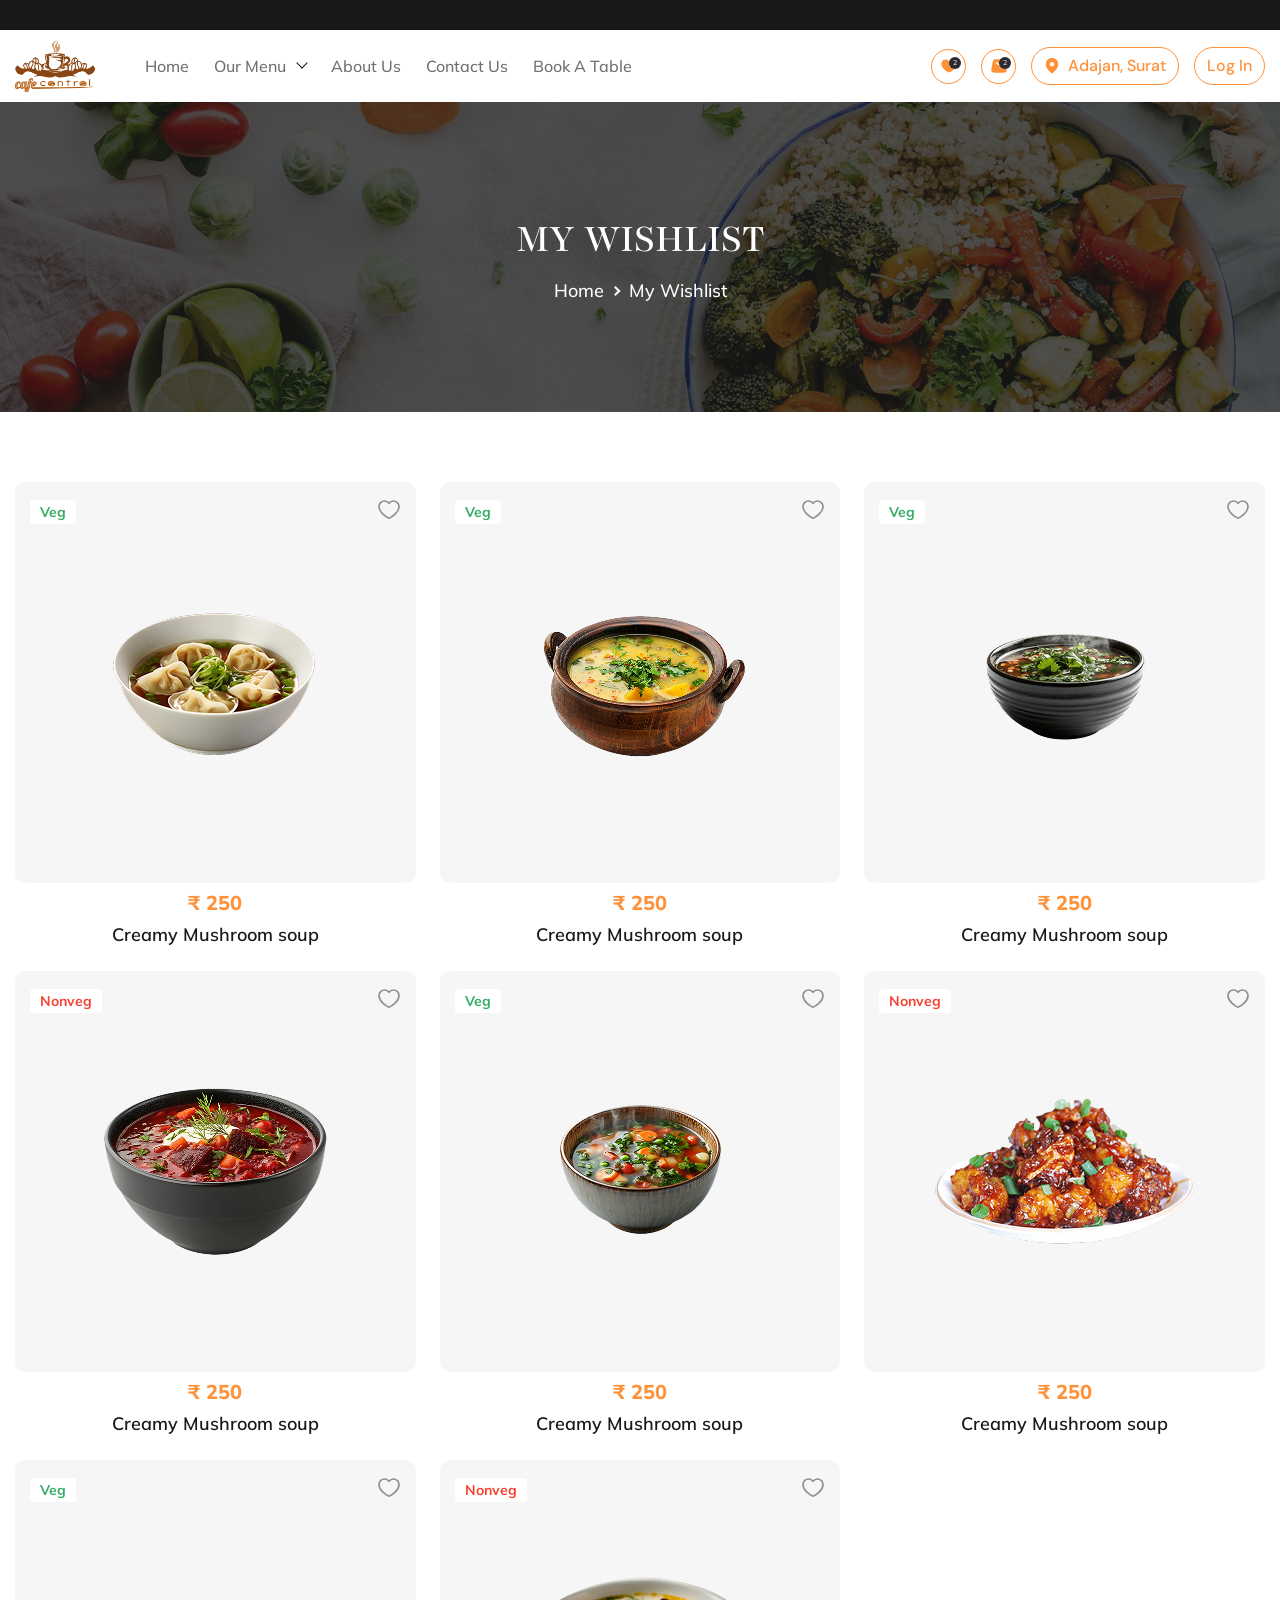
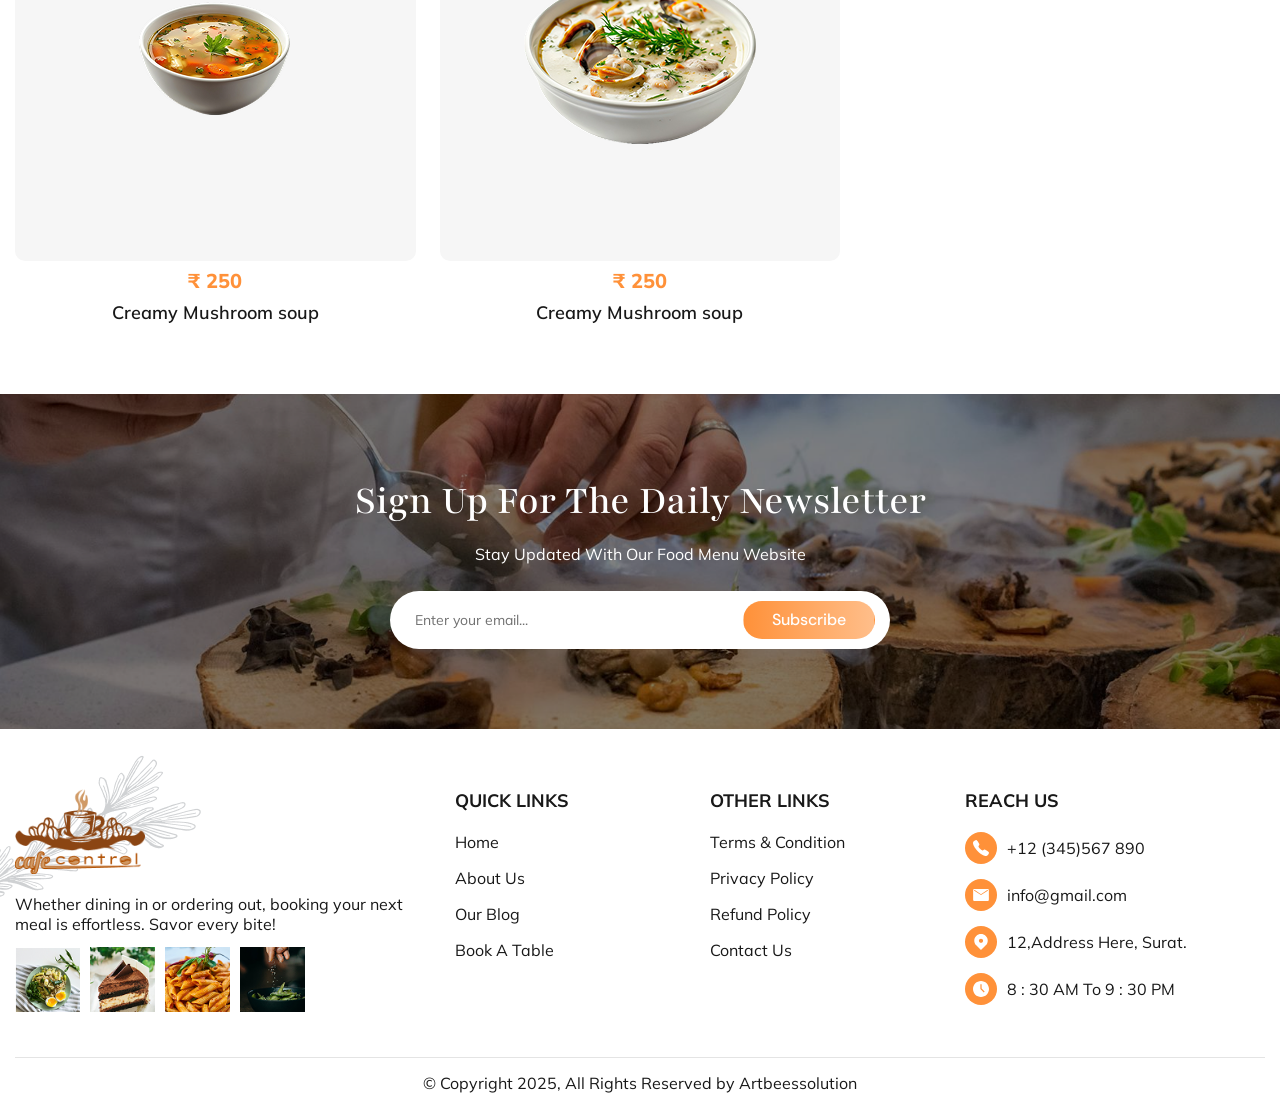
<file: wishlist.html>
<!DOCTYPE html>
<html lang="en">

<head>
    <meta charset="UTF-8">
    <meta http-equiv="X-UA-Compatible" content="IE=edge">
    <meta name="author" content="cafe">
    <meta name="viewport" content="width=device-width, initial-scale=1, maximum-scale=1, user-scalable=0" />
    <title>Cafe - Store</title>
    <meta name="description" content="cafe">
    <meta name="keywords" content="cafe">
    <link rel="icon" href="assets/images/favicon.png">
    <link
        href="https://fonts.googleapis.com/css2?family=DM+Sans:ital,opsz,wght@0,9..40,100..1000;1,9..40,100..1000&family=Inter:ital,opsz,wght@0,14..32,100..900;1,14..32,100..900&family=Mulish:ital,wght@0,200..1000;1,200..1000&family=Playfair:ital,opsz,wght@0,5..1200,300..900;1,5..1200,300..900&display=swap"
        rel="stylesheet">
    <link href="https://cdn.jsdelivr.net/npm/bootstrap@5.3.3/dist/css/bootstrap.min.css" rel="stylesheet"
        integrity="sha384-QWTKZyjpPEjISv5WaRU9OFeRpok6YctnYmDr5pNlyT2bRjXh0JMhjY6hW+ALEwIH" crossorigin="anonymous">
    <link rel="stylesheet" href="assets/css/swiper-bundle.min.css">
    <link rel="stylesheet" href="assets/css/main-style.css">
    <link rel="stylesheet" href="assets/css/responsive.css">
</head>

<body class="product-page">
    <div class="overlay"></div>
    <header class="site-header">
        <div class="announcebar"></div>
        <div class="main-navigationbar sticky_header" id="header-sticky">
            <div class="container">
                <div class="navigationbar-row d-flex align-items-center">
                    <div class="logo-col">
                        <h1>
                            <a href="index.html" tabindex="0">
                                <img src="assets/images/logo.png" alt="logo" loading="lazy">
                            </a>
                        </h1>
                    </div>
                    <div class="menu-item-left menu-items-col">
                        <ul class="main-nav d-flex align-items-center">
                            <li class="menu-lnk">
                                <a href="index.html" tabindex="0">Home</a>
                            </li>
                            <li class="menu-lnk has-item">
                                <a href="javascript:;" tabindex="0">Our Menu</a>
                                <div class="mega-menu menu-dropdown">
                                    <div class="mega-menu-container container">
                                        <div class="row">
                                            <div class="col-xl-2 col-md-3 col-12">
                                                <ul class="megamenu-list arrow-list">
                                                    <li class="list-title"><span>Chinese</span></li>
                                                    <li><a href="javascript:;" tabindex="0"> Hakka Noodles </a></li>
                                                    <li><a href="javascript:;" tabindex="0"> Manchurian (Veg/Chicken)
                                                        </a></li>
                                                    <li><a href="javascript:;" tabindex="0">Schezwan Fried Rice</a></li>
                                                    <li><a href="javascript:;" tabindex="0"> Schezwan Fried Rice </a>
                                                    </li>
                                                    <li><a href="javascript:;" tabindex="0"> Hot & Sour Soup </a></li>
                                                    <li><a href="javascript:;" tabindex="0"> Chilli Paneer </a></li>
                                                </ul>
                                            </div>
                                            <div class="col-xl-2 col-md-3 col-12">
                                                <ul class="megamenu-list arrow-list">
                                                    <li class="list-title"><span>Italian</span></li>
                                                    <li><a href="javascript:;" tabindex="0"> Margherita Pizza </a></li>
                                                    <li><a href="javascript:;" tabindex="0"
                                                            class="d-flex align-items-center">
                                                            Alfredo Pasta
                                                            <img src="/assets/images/fire.gif" alt="offer-fire"
                                                                loading="lazy">
                                                        </a></li>
                                                    <li><a href="javascript:;" tabindex="0">Arrabbiata Pasta</a></li>
                                                    <li><a href="javascript:;" tabindex="0"> Lasagna</a></li>
                                                    <li><a href="javascript:;" tabindex="0"> Garlic Bread with Cheese
                                                        </a></li>
                                                    <li><a href="javascript:;" tabindex="0">Bruschetta </a></li>
                                                </ul>
                                            </div>
                                            <div class="col-xl-2 col-md-3 col-12">
                                                <ul class="megamenu-list arrow-list">
                                                    <li class="list-title"><span>Indian</span></li>
                                                    <li><a href="javascript:;" tabindex="0"> Paneer Butter Masala </a>
                                                    </li>
                                                    <li><a href="javascript:;" tabindex="0"
                                                            class="d-flex align-items-center">
                                                            Dal Tadka
                                                            <img src="/assets/images/fire.gif" alt="offer-fire"
                                                                loading="lazy">
                                                        </a></li>
                                                    <li><a href="javascript:;" tabindex="0">Biryani (Veg/Chicken)</a>
                                                    </li>
                                                    <li><a href="javascript:;" tabindex="0"> Chole Bhature</a></li>
                                                    <li><a href="javascript:;" tabindex="0"> Masala Dosa</a></li>
                                                    <li><a href="javascript:;" tabindex="0">Butter Naan </a></li>
                                                </ul>
                                            </div>
                                            <div class="col-xl-2 col-md-3 col-12">
                                                <ul class="megamenu-list arrow-list">
                                                    <li class="list-title"><span>Soup</span></li>
                                                    <li><a href="javascript:;" tabindex="0"> Tomato Soup </a></li>
                                                    <li><a href="javascript:;" tabindex="0">Sweet Corn Soup </a></li>
                                                    <li><a href="javascript:;" tabindex="0">Manchow Soup</a></li>
                                                    <li><a href="javascript:;" tabindex="0"
                                                            class="d-flex align-items-center">
                                                            creamy mushroom
                                                            <img src="/assets/images/fire.gif" alt="offer-fire"
                                                                loading="lazy">
                                                        </a></li>
                                                    <li><a href="javascript:;" tabindex="0"> Lemon Coriander</a></li>
                                                    <li><a href="javascript:;" tabindex="0"> mix vegetables </a></li>
                                                </ul>
                                            </div>
                                            <div class="col-xl-2 col-md-3 col-12">
                                                <ul class="megamenu-list arrow-list">
                                                    <li class="list-title"><span>Fast-Food</span></li>
                                                    <li><a href="javascript:;" tabindex="0"> pizza </a></li>
                                                    <li><a href="javascript:;" tabindex="0"> Veg/Chicken Burger </a>
                                                    </li>
                                                    <li><a href="javascript:;" tabindex="0">sandwich</a></li>
                                                    <li><a href="javascript:;" tabindex="0"> Hot Dog </a></li>
                                                    <li><a href="javascript:;" tabindex="0">Noodles </a></li>
                                                    <li><a href="javascript:;" tabindex="0"> dumplings-momos </a></li>
                                                </ul>
                                            </div>
                                            <div class="col-xl-2 col-md-3 col-12">
                                                <ul class="megamenu-list arrow-list">
                                                    <li class="list-title"><span>Beverage-drinks</span></li>
                                                    <li><a href="javascript:;" tabindex="0"> Milkshakes </a></li>
                                                    <li><a href="javascript:;" tabindex="0"> Cold Drinks </a></li>
                                                    <li><a href="javascript:;" tabindex="0">Coffee & Tea</a></li>
                                                    <li><a href="javascript:;" tabindex="0"
                                                            class="d-flex align-items-center">
                                                            Mocktails
                                                            <img src="/assets/images/fire.gif" alt="offer-fire"
                                                                loading="lazy">
                                                        </a></li>
                                                    <li><a href="javascript:;" tabindex="0"> Energy Drinks </a></li>
                                                    <li><a href="javascript:;" tabindex="0"> Hot Beverages</a></li>
                                                </ul>
                                            </div>
                                        </div>
                                    </div>
                                </div>
                            </li>
                            <li class="menu-lnk ">
                                <a href="about-us.html" tabindex="0">About Us</a>
                            </li>
                            <li class="menu-lnk">
                                <a href="contact-us.html" tabindex="0">Contact Us</a>
                            </li>
                            <li class="menu-lnk">
                                <a href="book-table.html" tabindex="0">Book a Table</a>
                            </li>

                        </ul>
                    </div>
                    <ul class="menu-item-right d-flex align-items-center justify-content-end">
                        <li class="wishlist-header">
                            <a href="wishlist.html" tabindex="0">
                                <svg xmlns="http://www.w3.org/2000/svg" width="22" height="19" viewBox="0 0 22 19"
                                    fill="none">
                                    <path
                                        d="M6.31315 0.66797C3.14909 0.66797 0.583984 3.23307 0.583984 6.39714C0.583984 12.1263 7.35482 17.3346 11.0007 18.5461C14.6465 17.3346 21.4173 12.1263 21.4173 6.39714C21.4173 3.23307 18.8522 0.66797 15.6882 0.66797C13.7507 0.66797 12.0371 1.62995 11.0007 3.10234C10.4723 2.34994 9.77042 1.73589 8.95448 1.31215C8.13855 0.888409 7.23255 0.66745 6.31315 0.66797Z"
                                        fill="#FF9139" />
                                </svg>
                                <span class="count">2</span>
                            </a>
                        </li>
                        <li class="cart-header">
                            <a href="cart.html" class="main-cart flex align-center" tabindex="0">
                                <div class="cart-icon">
                                    <svg xmlns="http://www.w3.org/2000/svg" width="20" height="18" viewBox="0 0 20 18"
                                        fill="none">
                                        <path fill-rule="evenodd" clip-rule="evenodd"
                                            d="M3.3056 1.38776C2.4379 2.10859 2.20873 3.32734 1.75144 5.76588L0.970188 9.93255C0.32748 13.3617 0.00664634 15.0763 0.943105 16.2055C1.8806 17.3346 3.62435 17.3346 7.11394 17.3346H12.8848C16.3744 17.3346 18.1181 17.3346 19.0556 16.2055C19.9931 15.0763 19.6702 13.3617 19.0285 9.93255L18.2473 5.76588C17.7889 3.32839 17.5608 2.10859 16.6931 1.38776C15.8254 0.667969 14.5848 0.667969 12.1035 0.667969H7.89519C5.41394 0.667969 4.17331 0.667969 3.3056 1.38776ZM7.78894 4.57526C7.95047 5.03259 8.24984 5.42857 8.64581 5.70866C9.04178 5.98875 9.51486 6.13915 9.99988 6.13915C10.4849 6.13915 10.958 5.98875 11.3539 5.70866C11.7499 5.42857 12.0493 5.03259 12.2108 4.57526C12.2837 4.38515 12.4279 4.23099 12.6127 4.1456C12.7975 4.06022 13.0083 4.05035 13.2003 4.1181C13.3923 4.18585 13.5503 4.32587 13.6406 4.50834C13.7308 4.69082 13.7463 4.90133 13.6837 5.09505C13.4144 5.85686 12.9155 6.51644 12.2558 6.98296C11.596 7.44947 10.8079 7.69998 9.99988 7.69998C9.19186 7.69998 8.40371 7.44947 7.74397 6.98296C7.08423 6.51644 6.58535 5.85686 6.31602 5.09505C6.27986 4.99789 6.2634 4.8945 6.2676 4.79092C6.27181 4.68733 6.29658 4.58561 6.34049 4.4917C6.38439 4.39778 6.44655 4.31354 6.52334 4.24389C6.60013 4.17424 6.69002 4.12057 6.78776 4.08601C6.8855 4.05145 6.98915 4.03668 7.09265 4.04258C7.19616 4.04848 7.29745 4.07492 7.39064 4.12036C7.48382 4.1658 7.56703 4.22933 7.63541 4.30725C7.70379 4.38517 7.75598 4.47696 7.78894 4.57526Z"
                                            fill="#FF9139" />
                                    </svg>
                                    <span class="count">2</span>
                                </div>
                            </a>
                        </li>
                        <li class="location">
                            <a href="javascript:;" tabindex="0" class="btn btn-white location-btn">
                                <svg xmlns="http://www.w3.org/2000/svg" width="18" height="23" viewBox="0 0 18 23"
                                    fill="none">
                                    <path
                                        d="M7.115 20.811C7.721 21.311 8.353 21.768 9 22.214C9.6484 21.7739 10.2773 21.3058 10.885 20.811C11.898 19.9792 12.8513 19.0773 13.738 18.112C15.782 15.877 18 12.637 18 9C18 7.8181 17.7672 6.64778 17.3149 5.55585C16.8626 4.46392 16.1997 3.47177 15.364 2.63604C14.5282 1.80031 13.5361 1.13738 12.4442 0.685084C11.3522 0.232792 10.1819 0 9 0C7.8181 0 6.64778 0.232792 5.55585 0.685084C4.46392 1.13738 3.47177 1.80031 2.63604 2.63604C1.80031 3.47177 1.13738 4.46392 0.685084 5.55585C0.232792 6.64778 -1.76116e-08 7.8181 0 9C0 12.637 2.218 15.876 4.262 18.112C5.14862 19.0777 6.10197 19.9789 7.115 20.811ZM9 12.25C8.13805 12.25 7.3114 11.9076 6.7019 11.2981C6.09241 10.6886 5.75 9.86195 5.75 9C5.75 8.13805 6.09241 7.3114 6.7019 6.7019C7.3114 6.09241 8.13805 5.75 9 5.75C9.86195 5.75 10.6886 6.09241 11.2981 6.7019C11.9076 7.3114 12.25 8.13805 12.25 9C12.25 9.86195 11.9076 10.6886 11.2981 11.2981C10.6886 11.9076 9.86195 12.25 9 12.25Z"
                                        fill="#FF9139" />
                                </svg>
                                <span>Adajan, surat</span>
                            </a>
                        </li>
                        <li class="profile-header">
                            <a href="javascript:;" tabindex="0" class="btn btn-white sign-in-btn">
                                <svg xmlns="http://www.w3.org/2000/svg" width="18" height="18" viewBox="0 0 18 18"
                                    fill="none">
                                    <path fill-rule="evenodd" clip-rule="evenodd"
                                        d="M5 4C5 2.93913 5.42143 1.92172 6.17157 1.17157C6.92172 0.421427 7.93913 0 9 0C10.0609 0 11.0783 0.421427 11.8284 1.17157C12.5786 1.92172 13 2.93913 13 4C13 5.06087 12.5786 6.07828 11.8284 6.82843C11.0783 7.57857 10.0609 8 9 8C7.93913 8 6.92172 7.57857 6.17157 6.82843C5.42143 6.07828 5 5.06087 5 4ZM5 10C3.67392 10 2.40215 10.5268 1.46447 11.4645C0.526784 12.4021 0 13.6739 0 15C0 15.7956 0.316071 16.5587 0.87868 17.1213C1.44129 17.6839 2.20435 18 3 18H15C15.7956 18 16.5587 17.6839 17.1213 17.1213C17.6839 16.5587 18 15.7956 18 15C18 13.6739 17.4732 12.4021 16.5355 11.4645C15.5979 10.5268 14.3261 10 13 10H5Z"
                                        fill="#FF9139" />
                                </svg>
                                <span>log in</span>
                            </a>
                        </li>
                        <li class="mobile-menu mobile-only">
                            <button class="mobile-menu-button">
                                <div class="one"></div>
                                <div class="two"></div>
                                <div class="three"></div>
                            </button>
                        </li>
                    </ul>
                </div>
            </div>
        </div>
    </header>
    <main>
        <section class="common-banner-sec" style="background-image: url(assets/images/common-banner-5.png);">
            <div class="container">
                <div class="common-banner-content">
                    <div class="section-title text-center">
                        <h2>MY WISHLIST</h2>
                    </div>
                    <ul class="filter-cat d-flex  align-items-center justify-content-center">
                        <li><a href="index.html">Home</a></li>
                        <li><a href="wishlist.html">My wishlist</a></li>
                    </ul>
                </div>
            </div>
        </section> 
        <section class="wishlist-section pt pb" >
            <div class="container">
                <div class="row">
                    <div class="col-xxl-3 col-md-4 col-sm-6 col-12">
                        <div class="product-card">
                            <div class="product-card-inner">
                                <div class="product-card-image">
                                    <a href="product.html" class="default-img img-wrapper" tabindex="0">
                                        <img src="./assets/images/product-2.png" alt="product-image" loading="lazy">
                                    </a>
                                    <div class="pro-btn-wrapper">  
                                        <div class="pro-btn">
                                            <a href="javascript:;" class="qv-btn" tabindex="0">
                                                <svg xmlns="http://www.w3.org/2000/svg" width="17" height="17" viewBox="0 0 17 17" fill="none">
                                                    <path d="M8.4997 11.5673C6.80678 11.5673 5.43262 10.1931 5.43262 8.50019C5.43262 6.80727 6.80678 5.43311 8.4997 5.43311C10.1926 5.43311 11.5668 6.80727 11.5668 8.50019C11.5668 10.1931 10.1926 11.5673 8.4997 11.5673ZM8.4997 6.49561C7.3947 6.49561 6.49512 7.39519 6.49512 8.50019C6.49512 9.60519 7.3947 10.5048 8.4997 10.5048C9.6047 10.5048 10.5043 9.60519 10.5043 8.50019C10.5043 7.39519 9.6047 6.49561 8.4997 6.49561Z" fill="#111111"></path>
                                                    <path d="M8.49965 14.8892C5.83632 14.8892 3.32173 13.3308 1.5934 10.625C0.842565 9.45626 0.842565 7.55084 1.5934 6.37501C3.32881 3.66917 5.8434 2.11084 8.49965 2.11084C11.1559 2.11084 13.6705 3.66917 15.3988 6.37501C16.1496 7.54376 16.1496 9.44917 15.3988 10.625C13.6705 13.3308 11.1559 14.8892 8.49965 14.8892ZM8.49965 3.17334C6.21173 3.17334 4.02298 4.54751 2.49298 6.94876C1.96173 7.77751 1.96173 9.22251 2.49298 10.0513C4.02298 12.4525 6.21173 13.8267 8.49965 13.8267C10.7876 13.8267 12.9763 12.4525 14.5063 10.0513C15.0376 9.22251 15.0376 7.77751 14.5063 6.94876C12.9763 4.54751 10.7876 3.17334 8.49965 3.17334Z" fill="#111111"></path>
                                                </svg>
                                            </a>
                                        </div>
                                        <div class="pro-btn">
                                            <button type="submit" class="cart-btn">
                                                <svg xmlns="http://www.w3.org/2000/svg" width="17" height="17" viewBox="0 0 17 17" fill="none">
                                                    <path d="M3.67596 4.51919C3.54138 4.51919 3.39971 4.46252 3.30055 4.36335C3.09513 4.15794 3.09513 3.81794 3.30055 3.61252L5.8718 1.04127C6.07721 0.835853 6.41721 0.835853 6.62263 1.04127C6.82805 1.24669 6.82805 1.58669 6.62263 1.7921L4.05138 4.36335C3.94513 4.46252 3.81055 4.51919 3.67596 4.51919Z" fill="#111111"></path>
                                                    <path d="M13.3234 4.51919C13.1888 4.51919 13.0542 4.4696 12.948 4.36335L10.3767 1.7921C10.1713 1.58669 10.1713 1.24669 10.3767 1.04127C10.5821 0.835853 10.9221 0.835853 11.1276 1.04127L13.6988 3.61252C13.9042 3.81794 13.9042 4.15794 13.6988 4.36335C13.5996 4.46252 13.458 4.51919 13.3234 4.51919Z" fill="#111111"></path>
                                                    <path d="M14.3157 7.50814C14.2662 7.50814 14.2166 7.50814 14.167 7.50814H14.0041H2.83366C2.33783 7.51522 1.77116 7.51522 1.36033 7.10439C1.03449 6.78564 0.885742 6.2898 0.885742 5.56022C0.885742 3.6123 2.30949 3.6123 2.98949 3.6123H14.0112C14.6912 3.6123 16.1149 3.6123 16.1149 5.56022C16.1149 6.29689 15.9662 6.78564 15.6403 7.10439C15.272 7.47272 14.7762 7.50814 14.3157 7.50814ZM2.98949 6.44564H14.1741C14.4928 6.45272 14.7903 6.45272 14.8895 6.35356C14.9391 6.30397 15.0453 6.13397 15.0453 5.56022C15.0453 4.7598 14.847 4.6748 14.0041 4.6748H2.98949C2.14658 4.6748 1.94824 4.7598 1.94824 5.56022C1.94824 6.13397 2.06158 6.30397 2.10408 6.35356C2.20324 6.44564 2.50783 6.44564 2.81949 6.44564H2.98949Z" fill="#111111"></path>
                                                    <path d="M6.91309 12.9623C6.62267 12.9623 6.38184 12.7215 6.38184 12.4311V9.9165C6.38184 9.62609 6.62267 9.38525 6.91309 9.38525C7.2035 9.38525 7.44434 9.62609 7.44434 9.9165V12.4311C7.44434 12.7286 7.2035 12.9623 6.91309 12.9623Z" fill="#111111"></path>
                                                    <path d="M10.1719 12.9623C9.88146 12.9623 9.64062 12.7215 9.64062 12.4311V9.9165C9.64062 9.62609 9.88146 9.38525 10.1719 9.38525C10.4623 9.38525 10.7031 9.62609 10.7031 9.9165V12.4311C10.7031 12.7286 10.4623 12.9623 10.1719 12.9623Z" fill="#111111"></path>
                                                    <path d="M10.547 16.1148H6.2757C3.73987 16.1148 3.1732 14.606 2.95362 13.2956L1.95487 7.16853C1.90528 6.87811 2.10362 6.60894 2.39403 6.55936C2.68445 6.50978 2.95362 6.70811 3.0032 6.99853L4.00195 13.1185C4.20737 14.3723 4.63237 15.0523 6.2757 15.0523H10.547C12.3674 15.0523 12.5728 14.4148 12.8065 13.1823L13.9965 6.98436C14.0532 6.69394 14.3294 6.50269 14.6199 6.56644C14.9103 6.62311 15.0944 6.89936 15.0378 7.18978L13.8478 13.3877C13.5715 14.8256 13.1111 16.1148 10.547 16.1148Z" fill="#111111"></path>
                                                </svg>
                                            </button>
                                        </div>  
                                    </div>
                                    <div class="product-label-wrp">
                                        <div class="pro-label">Veg</div>
                                        <div class="pro-btn">
                                            <a href="wishlist.html" tabindex="0" class="wishlist-btn">
                                                <svg xmlns="http://www.w3.org/2000/svg" width="29" height="29" viewBox="0 0 29 29" fill="none">
                                                    <path d="M9.06185 4.83203C5.39154 4.83203 2.41602 7.80755 2.41602 11.4779C2.41602 18.1237 10.2702 24.1654 14.4993 25.5707C18.7285 24.1654 26.5827 18.1237 26.5827 11.4779C26.5827 7.80755 23.6072 4.83203 19.9368 4.83203C17.6893 4.83203 15.7016 5.94793 14.4993 7.65591C13.8864 6.78312 13.0723 6.07082 12.1258 5.57928C11.1793 5.08774 10.1284 4.83143 9.06185 4.83203Z" stroke="#909090" stroke-width="2" stroke-linecap="round" stroke-linejoin="round"></path>
                                                </svg>
                                            </a>
                                        </div>
                                    </div>
                                </div>
                                <div class="product-content">
                                    <div class="product-content-top">
                                        <div class="price">
                                            <ins>₹ 250</ins>
                                        </div>
                                        <h3>
                                            <a href="product.html" tabindex="0">Creamy Mushroom soup
                                            </a>
                                        </h3>
                                    </div> 
                                </div>
                            </div>
                        </div>
                    </div>
                    <div class="col-xxl-3 col-md-4 col-sm-6 col-12">
                        <div class="product-card">
                            <div class="product-card-inner">
                                <div class="product-card-image">
                                    <a href="product.html" class="default-img img-wrapper" tabindex="0">
                                        <img src="./assets/images/product-10.png" alt="product-image"
                                            loading="lazy">
                                    </a>
                                    <div class="pro-btn-wrapper">  
                                        <div class="pro-btn">
                                            <a href="javascript:;" class="qv-btn" tabindex="0">
                                                <svg xmlns="http://www.w3.org/2000/svg" width="17" height="17" viewBox="0 0 17 17" fill="none">
                                                    <path d="M8.4997 11.5673C6.80678 11.5673 5.43262 10.1931 5.43262 8.50019C5.43262 6.80727 6.80678 5.43311 8.4997 5.43311C10.1926 5.43311 11.5668 6.80727 11.5668 8.50019C11.5668 10.1931 10.1926 11.5673 8.4997 11.5673ZM8.4997 6.49561C7.3947 6.49561 6.49512 7.39519 6.49512 8.50019C6.49512 9.60519 7.3947 10.5048 8.4997 10.5048C9.6047 10.5048 10.5043 9.60519 10.5043 8.50019C10.5043 7.39519 9.6047 6.49561 8.4997 6.49561Z" fill="#111111"></path>
                                                    <path d="M8.49965 14.8892C5.83632 14.8892 3.32173 13.3308 1.5934 10.625C0.842565 9.45626 0.842565 7.55084 1.5934 6.37501C3.32881 3.66917 5.8434 2.11084 8.49965 2.11084C11.1559 2.11084 13.6705 3.66917 15.3988 6.37501C16.1496 7.54376 16.1496 9.44917 15.3988 10.625C13.6705 13.3308 11.1559 14.8892 8.49965 14.8892ZM8.49965 3.17334C6.21173 3.17334 4.02298 4.54751 2.49298 6.94876C1.96173 7.77751 1.96173 9.22251 2.49298 10.0513C4.02298 12.4525 6.21173 13.8267 8.49965 13.8267C10.7876 13.8267 12.9763 12.4525 14.5063 10.0513C15.0376 9.22251 15.0376 7.77751 14.5063 6.94876C12.9763 4.54751 10.7876 3.17334 8.49965 3.17334Z" fill="#111111"></path>
                                                </svg>
                                            </a>
                                        </div>
                                        <div class="pro-btn">
                                            <button type="submit" class="cart-btn">
                                                <svg xmlns="http://www.w3.org/2000/svg" width="17" height="17" viewBox="0 0 17 17" fill="none">
                                                    <path d="M3.67596 4.51919C3.54138 4.51919 3.39971 4.46252 3.30055 4.36335C3.09513 4.15794 3.09513 3.81794 3.30055 3.61252L5.8718 1.04127C6.07721 0.835853 6.41721 0.835853 6.62263 1.04127C6.82805 1.24669 6.82805 1.58669 6.62263 1.7921L4.05138 4.36335C3.94513 4.46252 3.81055 4.51919 3.67596 4.51919Z" fill="#111111"></path>
                                                    <path d="M13.3234 4.51919C13.1888 4.51919 13.0542 4.4696 12.948 4.36335L10.3767 1.7921C10.1713 1.58669 10.1713 1.24669 10.3767 1.04127C10.5821 0.835853 10.9221 0.835853 11.1276 1.04127L13.6988 3.61252C13.9042 3.81794 13.9042 4.15794 13.6988 4.36335C13.5996 4.46252 13.458 4.51919 13.3234 4.51919Z" fill="#111111"></path>
                                                    <path d="M14.3157 7.50814C14.2662 7.50814 14.2166 7.50814 14.167 7.50814H14.0041H2.83366C2.33783 7.51522 1.77116 7.51522 1.36033 7.10439C1.03449 6.78564 0.885742 6.2898 0.885742 5.56022C0.885742 3.6123 2.30949 3.6123 2.98949 3.6123H14.0112C14.6912 3.6123 16.1149 3.6123 16.1149 5.56022C16.1149 6.29689 15.9662 6.78564 15.6403 7.10439C15.272 7.47272 14.7762 7.50814 14.3157 7.50814ZM2.98949 6.44564H14.1741C14.4928 6.45272 14.7903 6.45272 14.8895 6.35356C14.9391 6.30397 15.0453 6.13397 15.0453 5.56022C15.0453 4.7598 14.847 4.6748 14.0041 4.6748H2.98949C2.14658 4.6748 1.94824 4.7598 1.94824 5.56022C1.94824 6.13397 2.06158 6.30397 2.10408 6.35356C2.20324 6.44564 2.50783 6.44564 2.81949 6.44564H2.98949Z" fill="#111111"></path>
                                                    <path d="M6.91309 12.9623C6.62267 12.9623 6.38184 12.7215 6.38184 12.4311V9.9165C6.38184 9.62609 6.62267 9.38525 6.91309 9.38525C7.2035 9.38525 7.44434 9.62609 7.44434 9.9165V12.4311C7.44434 12.7286 7.2035 12.9623 6.91309 12.9623Z" fill="#111111"></path>
                                                    <path d="M10.1719 12.9623C9.88146 12.9623 9.64062 12.7215 9.64062 12.4311V9.9165C9.64062 9.62609 9.88146 9.38525 10.1719 9.38525C10.4623 9.38525 10.7031 9.62609 10.7031 9.9165V12.4311C10.7031 12.7286 10.4623 12.9623 10.1719 12.9623Z" fill="#111111"></path>
                                                    <path d="M10.547 16.1148H6.2757C3.73987 16.1148 3.1732 14.606 2.95362 13.2956L1.95487 7.16853C1.90528 6.87811 2.10362 6.60894 2.39403 6.55936C2.68445 6.50978 2.95362 6.70811 3.0032 6.99853L4.00195 13.1185C4.20737 14.3723 4.63237 15.0523 6.2757 15.0523H10.547C12.3674 15.0523 12.5728 14.4148 12.8065 13.1823L13.9965 6.98436C14.0532 6.69394 14.3294 6.50269 14.6199 6.56644C14.9103 6.62311 15.0944 6.89936 15.0378 7.18978L13.8478 13.3877C13.5715 14.8256 13.1111 16.1148 10.547 16.1148Z" fill="#111111"></path>
                                                </svg>
                                            </button>
                                        </div>  
                                    </div>
                                    <div class="product-label-wrp">
                                        <div class="pro-label">Veg</div>
                                        <div class="pro-btn">
                                            <a href="wishlist.html" tabindex="0" class="wishlist-btn">
                                                <svg xmlns="http://www.w3.org/2000/svg" width="29"
                                                    height="29" viewBox="0 0 29 29" fill="none">
                                                    <path
                                                        d="M9.06185 4.83203C5.39154 4.83203 2.41602 7.80755 2.41602 11.4779C2.41602 18.1237 10.2702 24.1654 14.4993 25.5707C18.7285 24.1654 26.5827 18.1237 26.5827 11.4779C26.5827 7.80755 23.6072 4.83203 19.9368 4.83203C17.6893 4.83203 15.7016 5.94793 14.4993 7.65591C13.8864 6.78312 13.0723 6.07082 12.1258 5.57928C11.1793 5.08774 10.1284 4.83143 9.06185 4.83203Z"
                                                        stroke="#909090" stroke-width="2"
                                                        stroke-linecap="round" stroke-linejoin="round" />
                                                </svg>
                                            </a>
                                        </div>
                                    </div>
                                </div>
                                <div class="product-content">
                                    <div class="product-content-top">
                                        <div class="price">
                                            <ins>₹ 250</ins>
                                        </div>
                                        <h3>
                                            <a href="product.html" tabindex="0">Creamy Mushroom soup
                                            </a>
                                        </h3>
                                    </div> 
                                </div>
                            </div>
                        </div>
                    </div>
                    <div class="col-xxl-3 col-md-4 col-sm-6 col-12">
                        <div class="product-card">
                            <div class="product-card-inner">
                                <div class="product-card-image">
                                    <a href="product.html" class="default-img img-wrapper" tabindex="0">
                                        <img src="./assets/images/product-9.png" alt="product-image"
                                            loading="lazy">
                                    </a>
                                    <div class="pro-btn-wrapper">  
                                        <div class="pro-btn">
                                            <a href="javascript:;" class="qv-btn" tabindex="0">
                                                <svg xmlns="http://www.w3.org/2000/svg" width="17" height="17" viewBox="0 0 17 17" fill="none">
                                                    <path d="M8.4997 11.5673C6.80678 11.5673 5.43262 10.1931 5.43262 8.50019C5.43262 6.80727 6.80678 5.43311 8.4997 5.43311C10.1926 5.43311 11.5668 6.80727 11.5668 8.50019C11.5668 10.1931 10.1926 11.5673 8.4997 11.5673ZM8.4997 6.49561C7.3947 6.49561 6.49512 7.39519 6.49512 8.50019C6.49512 9.60519 7.3947 10.5048 8.4997 10.5048C9.6047 10.5048 10.5043 9.60519 10.5043 8.50019C10.5043 7.39519 9.6047 6.49561 8.4997 6.49561Z" fill="#111111"></path>
                                                    <path d="M8.49965 14.8892C5.83632 14.8892 3.32173 13.3308 1.5934 10.625C0.842565 9.45626 0.842565 7.55084 1.5934 6.37501C3.32881 3.66917 5.8434 2.11084 8.49965 2.11084C11.1559 2.11084 13.6705 3.66917 15.3988 6.37501C16.1496 7.54376 16.1496 9.44917 15.3988 10.625C13.6705 13.3308 11.1559 14.8892 8.49965 14.8892ZM8.49965 3.17334C6.21173 3.17334 4.02298 4.54751 2.49298 6.94876C1.96173 7.77751 1.96173 9.22251 2.49298 10.0513C4.02298 12.4525 6.21173 13.8267 8.49965 13.8267C10.7876 13.8267 12.9763 12.4525 14.5063 10.0513C15.0376 9.22251 15.0376 7.77751 14.5063 6.94876C12.9763 4.54751 10.7876 3.17334 8.49965 3.17334Z" fill="#111111"></path>
                                                </svg>
                                            </a>
                                        </div>
                                        <div class="pro-btn">
                                            <button type="submit" class="cart-btn">
                                                <svg xmlns="http://www.w3.org/2000/svg" width="17" height="17" viewBox="0 0 17 17" fill="none">
                                                    <path d="M3.67596 4.51919C3.54138 4.51919 3.39971 4.46252 3.30055 4.36335C3.09513 4.15794 3.09513 3.81794 3.30055 3.61252L5.8718 1.04127C6.07721 0.835853 6.41721 0.835853 6.62263 1.04127C6.82805 1.24669 6.82805 1.58669 6.62263 1.7921L4.05138 4.36335C3.94513 4.46252 3.81055 4.51919 3.67596 4.51919Z" fill="#111111"></path>
                                                    <path d="M13.3234 4.51919C13.1888 4.51919 13.0542 4.4696 12.948 4.36335L10.3767 1.7921C10.1713 1.58669 10.1713 1.24669 10.3767 1.04127C10.5821 0.835853 10.9221 0.835853 11.1276 1.04127L13.6988 3.61252C13.9042 3.81794 13.9042 4.15794 13.6988 4.36335C13.5996 4.46252 13.458 4.51919 13.3234 4.51919Z" fill="#111111"></path>
                                                    <path d="M14.3157 7.50814C14.2662 7.50814 14.2166 7.50814 14.167 7.50814H14.0041H2.83366C2.33783 7.51522 1.77116 7.51522 1.36033 7.10439C1.03449 6.78564 0.885742 6.2898 0.885742 5.56022C0.885742 3.6123 2.30949 3.6123 2.98949 3.6123H14.0112C14.6912 3.6123 16.1149 3.6123 16.1149 5.56022C16.1149 6.29689 15.9662 6.78564 15.6403 7.10439C15.272 7.47272 14.7762 7.50814 14.3157 7.50814ZM2.98949 6.44564H14.1741C14.4928 6.45272 14.7903 6.45272 14.8895 6.35356C14.9391 6.30397 15.0453 6.13397 15.0453 5.56022C15.0453 4.7598 14.847 4.6748 14.0041 4.6748H2.98949C2.14658 4.6748 1.94824 4.7598 1.94824 5.56022C1.94824 6.13397 2.06158 6.30397 2.10408 6.35356C2.20324 6.44564 2.50783 6.44564 2.81949 6.44564H2.98949Z" fill="#111111"></path>
                                                    <path d="M6.91309 12.9623C6.62267 12.9623 6.38184 12.7215 6.38184 12.4311V9.9165C6.38184 9.62609 6.62267 9.38525 6.91309 9.38525C7.2035 9.38525 7.44434 9.62609 7.44434 9.9165V12.4311C7.44434 12.7286 7.2035 12.9623 6.91309 12.9623Z" fill="#111111"></path>
                                                    <path d="M10.1719 12.9623C9.88146 12.9623 9.64062 12.7215 9.64062 12.4311V9.9165C9.64062 9.62609 9.88146 9.38525 10.1719 9.38525C10.4623 9.38525 10.7031 9.62609 10.7031 9.9165V12.4311C10.7031 12.7286 10.4623 12.9623 10.1719 12.9623Z" fill="#111111"></path>
                                                    <path d="M10.547 16.1148H6.2757C3.73987 16.1148 3.1732 14.606 2.95362 13.2956L1.95487 7.16853C1.90528 6.87811 2.10362 6.60894 2.39403 6.55936C2.68445 6.50978 2.95362 6.70811 3.0032 6.99853L4.00195 13.1185C4.20737 14.3723 4.63237 15.0523 6.2757 15.0523H10.547C12.3674 15.0523 12.5728 14.4148 12.8065 13.1823L13.9965 6.98436C14.0532 6.69394 14.3294 6.50269 14.6199 6.56644C14.9103 6.62311 15.0944 6.89936 15.0378 7.18978L13.8478 13.3877C13.5715 14.8256 13.1111 16.1148 10.547 16.1148Z" fill="#111111"></path>
                                                </svg>
                                            </button>
                                        </div>  
                                    </div>
                                    <div class="product-label-wrp">
                                        <div class="pro-label">Veg</div>
                                        <div class="pro-btn">
                                            <a href="wishlist.html" tabindex="0" class="wishlist-btn">
                                                <svg xmlns="http://www.w3.org/2000/svg" width="29"
                                                    height="29" viewBox="0 0 29 29" fill="none">
                                                    <path
                                                        d="M9.06185 4.83203C5.39154 4.83203 2.41602 7.80755 2.41602 11.4779C2.41602 18.1237 10.2702 24.1654 14.4993 25.5707C18.7285 24.1654 26.5827 18.1237 26.5827 11.4779C26.5827 7.80755 23.6072 4.83203 19.9368 4.83203C17.6893 4.83203 15.7016 5.94793 14.4993 7.65591C13.8864 6.78312 13.0723 6.07082 12.1258 5.57928C11.1793 5.08774 10.1284 4.83143 9.06185 4.83203Z"
                                                        stroke="#909090" stroke-width="2"
                                                        stroke-linecap="round" stroke-linejoin="round" />
                                                </svg>
                                            </a>
                                        </div>
                                    </div>
                                </div>
                                <div class="product-content">
                                    <div class="product-content-top">
                                        <div class="price">
                                            <ins>₹ 250</ins>
                                        </div>
                                        <h3>
                                            <a href="product.html" tabindex="0">Creamy Mushroom soup
                                            </a>
                                        </h3>
                                    </div> 
                                </div>
                            </div>
                        </div>
                    </div>
                    <div class="col-xxl-3 col-md-4 col-sm-6 col-12">
                        <div class="product-card">
                            <div class="product-card-inner">
                                <div class="product-card-image">
                                    <a href="product.html" class="default-img img-wrapper" tabindex="0">
                                        <img src="./assets/images/product-6.png" alt="product-image"
                                            loading="lazy">
                                    </a>
                                    <div class="pro-btn-wrapper">  
                                        <div class="pro-btn">
                                            <a href="javascript:;" class="qv-btn" tabindex="0">
                                                <svg xmlns="http://www.w3.org/2000/svg" width="17" height="17" viewBox="0 0 17 17" fill="none">
                                                    <path d="M8.4997 11.5673C6.80678 11.5673 5.43262 10.1931 5.43262 8.50019C5.43262 6.80727 6.80678 5.43311 8.4997 5.43311C10.1926 5.43311 11.5668 6.80727 11.5668 8.50019C11.5668 10.1931 10.1926 11.5673 8.4997 11.5673ZM8.4997 6.49561C7.3947 6.49561 6.49512 7.39519 6.49512 8.50019C6.49512 9.60519 7.3947 10.5048 8.4997 10.5048C9.6047 10.5048 10.5043 9.60519 10.5043 8.50019C10.5043 7.39519 9.6047 6.49561 8.4997 6.49561Z" fill="#111111"></path>
                                                    <path d="M8.49965 14.8892C5.83632 14.8892 3.32173 13.3308 1.5934 10.625C0.842565 9.45626 0.842565 7.55084 1.5934 6.37501C3.32881 3.66917 5.8434 2.11084 8.49965 2.11084C11.1559 2.11084 13.6705 3.66917 15.3988 6.37501C16.1496 7.54376 16.1496 9.44917 15.3988 10.625C13.6705 13.3308 11.1559 14.8892 8.49965 14.8892ZM8.49965 3.17334C6.21173 3.17334 4.02298 4.54751 2.49298 6.94876C1.96173 7.77751 1.96173 9.22251 2.49298 10.0513C4.02298 12.4525 6.21173 13.8267 8.49965 13.8267C10.7876 13.8267 12.9763 12.4525 14.5063 10.0513C15.0376 9.22251 15.0376 7.77751 14.5063 6.94876C12.9763 4.54751 10.7876 3.17334 8.49965 3.17334Z" fill="#111111"></path>
                                                </svg>
                                            </a>
                                        </div>
                                        <div class="pro-btn">
                                            <button type="submit" class="cart-btn">
                                                <svg xmlns="http://www.w3.org/2000/svg" width="17" height="17" viewBox="0 0 17 17" fill="none">
                                                    <path d="M3.67596 4.51919C3.54138 4.51919 3.39971 4.46252 3.30055 4.36335C3.09513 4.15794 3.09513 3.81794 3.30055 3.61252L5.8718 1.04127C6.07721 0.835853 6.41721 0.835853 6.62263 1.04127C6.82805 1.24669 6.82805 1.58669 6.62263 1.7921L4.05138 4.36335C3.94513 4.46252 3.81055 4.51919 3.67596 4.51919Z" fill="#111111"></path>
                                                    <path d="M13.3234 4.51919C13.1888 4.51919 13.0542 4.4696 12.948 4.36335L10.3767 1.7921C10.1713 1.58669 10.1713 1.24669 10.3767 1.04127C10.5821 0.835853 10.9221 0.835853 11.1276 1.04127L13.6988 3.61252C13.9042 3.81794 13.9042 4.15794 13.6988 4.36335C13.5996 4.46252 13.458 4.51919 13.3234 4.51919Z" fill="#111111"></path>
                                                    <path d="M14.3157 7.50814C14.2662 7.50814 14.2166 7.50814 14.167 7.50814H14.0041H2.83366C2.33783 7.51522 1.77116 7.51522 1.36033 7.10439C1.03449 6.78564 0.885742 6.2898 0.885742 5.56022C0.885742 3.6123 2.30949 3.6123 2.98949 3.6123H14.0112C14.6912 3.6123 16.1149 3.6123 16.1149 5.56022C16.1149 6.29689 15.9662 6.78564 15.6403 7.10439C15.272 7.47272 14.7762 7.50814 14.3157 7.50814ZM2.98949 6.44564H14.1741C14.4928 6.45272 14.7903 6.45272 14.8895 6.35356C14.9391 6.30397 15.0453 6.13397 15.0453 5.56022C15.0453 4.7598 14.847 4.6748 14.0041 4.6748H2.98949C2.14658 4.6748 1.94824 4.7598 1.94824 5.56022C1.94824 6.13397 2.06158 6.30397 2.10408 6.35356C2.20324 6.44564 2.50783 6.44564 2.81949 6.44564H2.98949Z" fill="#111111"></path>
                                                    <path d="M6.91309 12.9623C6.62267 12.9623 6.38184 12.7215 6.38184 12.4311V9.9165C6.38184 9.62609 6.62267 9.38525 6.91309 9.38525C7.2035 9.38525 7.44434 9.62609 7.44434 9.9165V12.4311C7.44434 12.7286 7.2035 12.9623 6.91309 12.9623Z" fill="#111111"></path>
                                                    <path d="M10.1719 12.9623C9.88146 12.9623 9.64062 12.7215 9.64062 12.4311V9.9165C9.64062 9.62609 9.88146 9.38525 10.1719 9.38525C10.4623 9.38525 10.7031 9.62609 10.7031 9.9165V12.4311C10.7031 12.7286 10.4623 12.9623 10.1719 12.9623Z" fill="#111111"></path>
                                                    <path d="M10.547 16.1148H6.2757C3.73987 16.1148 3.1732 14.606 2.95362 13.2956L1.95487 7.16853C1.90528 6.87811 2.10362 6.60894 2.39403 6.55936C2.68445 6.50978 2.95362 6.70811 3.0032 6.99853L4.00195 13.1185C4.20737 14.3723 4.63237 15.0523 6.2757 15.0523H10.547C12.3674 15.0523 12.5728 14.4148 12.8065 13.1823L13.9965 6.98436C14.0532 6.69394 14.3294 6.50269 14.6199 6.56644C14.9103 6.62311 15.0944 6.89936 15.0378 7.18978L13.8478 13.3877C13.5715 14.8256 13.1111 16.1148 10.547 16.1148Z" fill="#111111"></path>
                                                </svg>
                                            </button>
                                        </div>  
                                    </div>
                                    <div class="product-label-wrp">
                                        <div class="pro-label nonveg">Nonveg</div>
                                        <div class="pro-btn">
                                            <a href="wishlist.html" tabindex="0" class="wishlist-btn">
                                                <svg xmlns="http://www.w3.org/2000/svg" width="29"
                                                    height="29" viewBox="0 0 29 29" fill="none">
                                                    <path
                                                        d="M9.06185 4.83203C5.39154 4.83203 2.41602 7.80755 2.41602 11.4779C2.41602 18.1237 10.2702 24.1654 14.4993 25.5707C18.7285 24.1654 26.5827 18.1237 26.5827 11.4779C26.5827 7.80755 23.6072 4.83203 19.9368 4.83203C17.6893 4.83203 15.7016 5.94793 14.4993 7.65591C13.8864 6.78312 13.0723 6.07082 12.1258 5.57928C11.1793 5.08774 10.1284 4.83143 9.06185 4.83203Z"
                                                        stroke="#909090" stroke-width="2"
                                                        stroke-linecap="round" stroke-linejoin="round" />
                                                </svg>
                                            </a>
                                        </div>
                                    </div>
                                </div>
                                <div class="product-content">
                                    <div class="product-content-top">
                                        <div class="price">
                                            <ins>₹ 250</ins>
                                        </div>
                                        <h3>
                                            <a href="product.html" tabindex="0">Creamy Mushroom soup
                                            </a>
                                        </h3>
                                    </div> 
                                </div>
                            </div>
                        </div>
                    </div>
                    <div class="col-xxl-3 col-md-4 col-sm-6 col-12">
                        <div class="product-card">
                            <div class="product-card-inner">
                                <div class="product-card-image">
                                    <a href="product.html" class="default-img img-wrapper" tabindex="0">
                                        <img src="./assets/images/product-5.png" alt="product-image"
                                            loading="lazy">
                                    </a>
                                    <div class="pro-btn-wrapper">  
                                        <div class="pro-btn">
                                            <a href="javascript:;" class="qv-btn" tabindex="0">
                                                <svg xmlns="http://www.w3.org/2000/svg" width="17" height="17" viewBox="0 0 17 17" fill="none">
                                                    <path d="M8.4997 11.5673C6.80678 11.5673 5.43262 10.1931 5.43262 8.50019C5.43262 6.80727 6.80678 5.43311 8.4997 5.43311C10.1926 5.43311 11.5668 6.80727 11.5668 8.50019C11.5668 10.1931 10.1926 11.5673 8.4997 11.5673ZM8.4997 6.49561C7.3947 6.49561 6.49512 7.39519 6.49512 8.50019C6.49512 9.60519 7.3947 10.5048 8.4997 10.5048C9.6047 10.5048 10.5043 9.60519 10.5043 8.50019C10.5043 7.39519 9.6047 6.49561 8.4997 6.49561Z" fill="#111111"></path>
                                                    <path d="M8.49965 14.8892C5.83632 14.8892 3.32173 13.3308 1.5934 10.625C0.842565 9.45626 0.842565 7.55084 1.5934 6.37501C3.32881 3.66917 5.8434 2.11084 8.49965 2.11084C11.1559 2.11084 13.6705 3.66917 15.3988 6.37501C16.1496 7.54376 16.1496 9.44917 15.3988 10.625C13.6705 13.3308 11.1559 14.8892 8.49965 14.8892ZM8.49965 3.17334C6.21173 3.17334 4.02298 4.54751 2.49298 6.94876C1.96173 7.77751 1.96173 9.22251 2.49298 10.0513C4.02298 12.4525 6.21173 13.8267 8.49965 13.8267C10.7876 13.8267 12.9763 12.4525 14.5063 10.0513C15.0376 9.22251 15.0376 7.77751 14.5063 6.94876C12.9763 4.54751 10.7876 3.17334 8.49965 3.17334Z" fill="#111111"></path>
                                                </svg>
                                            </a>
                                        </div>
                                        <div class="pro-btn">
                                            <button type="submit" class="cart-btn">
                                                <svg xmlns="http://www.w3.org/2000/svg" width="17" height="17" viewBox="0 0 17 17" fill="none">
                                                    <path d="M3.67596 4.51919C3.54138 4.51919 3.39971 4.46252 3.30055 4.36335C3.09513 4.15794 3.09513 3.81794 3.30055 3.61252L5.8718 1.04127C6.07721 0.835853 6.41721 0.835853 6.62263 1.04127C6.82805 1.24669 6.82805 1.58669 6.62263 1.7921L4.05138 4.36335C3.94513 4.46252 3.81055 4.51919 3.67596 4.51919Z" fill="#111111"></path>
                                                    <path d="M13.3234 4.51919C13.1888 4.51919 13.0542 4.4696 12.948 4.36335L10.3767 1.7921C10.1713 1.58669 10.1713 1.24669 10.3767 1.04127C10.5821 0.835853 10.9221 0.835853 11.1276 1.04127L13.6988 3.61252C13.9042 3.81794 13.9042 4.15794 13.6988 4.36335C13.5996 4.46252 13.458 4.51919 13.3234 4.51919Z" fill="#111111"></path>
                                                    <path d="M14.3157 7.50814C14.2662 7.50814 14.2166 7.50814 14.167 7.50814H14.0041H2.83366C2.33783 7.51522 1.77116 7.51522 1.36033 7.10439C1.03449 6.78564 0.885742 6.2898 0.885742 5.56022C0.885742 3.6123 2.30949 3.6123 2.98949 3.6123H14.0112C14.6912 3.6123 16.1149 3.6123 16.1149 5.56022C16.1149 6.29689 15.9662 6.78564 15.6403 7.10439C15.272 7.47272 14.7762 7.50814 14.3157 7.50814ZM2.98949 6.44564H14.1741C14.4928 6.45272 14.7903 6.45272 14.8895 6.35356C14.9391 6.30397 15.0453 6.13397 15.0453 5.56022C15.0453 4.7598 14.847 4.6748 14.0041 4.6748H2.98949C2.14658 4.6748 1.94824 4.7598 1.94824 5.56022C1.94824 6.13397 2.06158 6.30397 2.10408 6.35356C2.20324 6.44564 2.50783 6.44564 2.81949 6.44564H2.98949Z" fill="#111111"></path>
                                                    <path d="M6.91309 12.9623C6.62267 12.9623 6.38184 12.7215 6.38184 12.4311V9.9165C6.38184 9.62609 6.62267 9.38525 6.91309 9.38525C7.2035 9.38525 7.44434 9.62609 7.44434 9.9165V12.4311C7.44434 12.7286 7.2035 12.9623 6.91309 12.9623Z" fill="#111111"></path>
                                                    <path d="M10.1719 12.9623C9.88146 12.9623 9.64062 12.7215 9.64062 12.4311V9.9165C9.64062 9.62609 9.88146 9.38525 10.1719 9.38525C10.4623 9.38525 10.7031 9.62609 10.7031 9.9165V12.4311C10.7031 12.7286 10.4623 12.9623 10.1719 12.9623Z" fill="#111111"></path>
                                                    <path d="M10.547 16.1148H6.2757C3.73987 16.1148 3.1732 14.606 2.95362 13.2956L1.95487 7.16853C1.90528 6.87811 2.10362 6.60894 2.39403 6.55936C2.68445 6.50978 2.95362 6.70811 3.0032 6.99853L4.00195 13.1185C4.20737 14.3723 4.63237 15.0523 6.2757 15.0523H10.547C12.3674 15.0523 12.5728 14.4148 12.8065 13.1823L13.9965 6.98436C14.0532 6.69394 14.3294 6.50269 14.6199 6.56644C14.9103 6.62311 15.0944 6.89936 15.0378 7.18978L13.8478 13.3877C13.5715 14.8256 13.1111 16.1148 10.547 16.1148Z" fill="#111111"></path>
                                                </svg>
                                            </button>
                                        </div>  
                                    </div>
                                    <div class="product-label-wrp">
                                        <div class="pro-label">Veg</div>
                                        <div class="pro-btn">
                                            <a href="wishlist.html" tabindex="0" class="wishlist-btn">
                                                <svg xmlns="http://www.w3.org/2000/svg" width="29"
                                                    height="29" viewBox="0 0 29 29" fill="none">
                                                    <path
                                                        d="M9.06185 4.83203C5.39154 4.83203 2.41602 7.80755 2.41602 11.4779C2.41602 18.1237 10.2702 24.1654 14.4993 25.5707C18.7285 24.1654 26.5827 18.1237 26.5827 11.4779C26.5827 7.80755 23.6072 4.83203 19.9368 4.83203C17.6893 4.83203 15.7016 5.94793 14.4993 7.65591C13.8864 6.78312 13.0723 6.07082 12.1258 5.57928C11.1793 5.08774 10.1284 4.83143 9.06185 4.83203Z"
                                                        stroke="#909090" stroke-width="2"
                                                        stroke-linecap="round" stroke-linejoin="round" />
                                                </svg>
                                            </a>
                                        </div>
                                    </div>
                                </div>
                                <div class="product-content">
                                    <div class="product-content-top">
                                        <div class="price">
                                            <ins>₹ 250</ins>
                                        </div>
                                        <h3>
                                            <a href="product.html" tabindex="0">Creamy Mushroom soup
                                            </a>
                                        </h3>
                                    </div> 
                                </div>
                            </div>
                        </div>
                    </div>
                    <div class="col-xxl-3 col-md-4 col-sm-6 col-12">
                        <div class="product-card">
                            <div class="product-card-inner">
                                <div class="product-card-image">
                                    <a href="product.html" class="default-img img-wrapper" tabindex="0">
                                        <img src="./assets/images/product-3.png" alt="product-image"
                                            loading="lazy">
                                    </a>
                                    <div class="pro-btn-wrapper">  
                                        <div class="pro-btn">
                                            <a href="javascript:;" class="qv-btn" tabindex="0">
                                                <svg xmlns="http://www.w3.org/2000/svg" width="17" height="17" viewBox="0 0 17 17" fill="none">
                                                    <path d="M8.4997 11.5673C6.80678 11.5673 5.43262 10.1931 5.43262 8.50019C5.43262 6.80727 6.80678 5.43311 8.4997 5.43311C10.1926 5.43311 11.5668 6.80727 11.5668 8.50019C11.5668 10.1931 10.1926 11.5673 8.4997 11.5673ZM8.4997 6.49561C7.3947 6.49561 6.49512 7.39519 6.49512 8.50019C6.49512 9.60519 7.3947 10.5048 8.4997 10.5048C9.6047 10.5048 10.5043 9.60519 10.5043 8.50019C10.5043 7.39519 9.6047 6.49561 8.4997 6.49561Z" fill="#111111"></path>
                                                    <path d="M8.49965 14.8892C5.83632 14.8892 3.32173 13.3308 1.5934 10.625C0.842565 9.45626 0.842565 7.55084 1.5934 6.37501C3.32881 3.66917 5.8434 2.11084 8.49965 2.11084C11.1559 2.11084 13.6705 3.66917 15.3988 6.37501C16.1496 7.54376 16.1496 9.44917 15.3988 10.625C13.6705 13.3308 11.1559 14.8892 8.49965 14.8892ZM8.49965 3.17334C6.21173 3.17334 4.02298 4.54751 2.49298 6.94876C1.96173 7.77751 1.96173 9.22251 2.49298 10.0513C4.02298 12.4525 6.21173 13.8267 8.49965 13.8267C10.7876 13.8267 12.9763 12.4525 14.5063 10.0513C15.0376 9.22251 15.0376 7.77751 14.5063 6.94876C12.9763 4.54751 10.7876 3.17334 8.49965 3.17334Z" fill="#111111"></path>
                                                </svg>
                                            </a>
                                        </div>
                                        <div class="pro-btn">
                                            <button type="submit" class="cart-btn">
                                                <svg xmlns="http://www.w3.org/2000/svg" width="17" height="17" viewBox="0 0 17 17" fill="none">
                                                    <path d="M3.67596 4.51919C3.54138 4.51919 3.39971 4.46252 3.30055 4.36335C3.09513 4.15794 3.09513 3.81794 3.30055 3.61252L5.8718 1.04127C6.07721 0.835853 6.41721 0.835853 6.62263 1.04127C6.82805 1.24669 6.82805 1.58669 6.62263 1.7921L4.05138 4.36335C3.94513 4.46252 3.81055 4.51919 3.67596 4.51919Z" fill="#111111"></path>
                                                    <path d="M13.3234 4.51919C13.1888 4.51919 13.0542 4.4696 12.948 4.36335L10.3767 1.7921C10.1713 1.58669 10.1713 1.24669 10.3767 1.04127C10.5821 0.835853 10.9221 0.835853 11.1276 1.04127L13.6988 3.61252C13.9042 3.81794 13.9042 4.15794 13.6988 4.36335C13.5996 4.46252 13.458 4.51919 13.3234 4.51919Z" fill="#111111"></path>
                                                    <path d="M14.3157 7.50814C14.2662 7.50814 14.2166 7.50814 14.167 7.50814H14.0041H2.83366C2.33783 7.51522 1.77116 7.51522 1.36033 7.10439C1.03449 6.78564 0.885742 6.2898 0.885742 5.56022C0.885742 3.6123 2.30949 3.6123 2.98949 3.6123H14.0112C14.6912 3.6123 16.1149 3.6123 16.1149 5.56022C16.1149 6.29689 15.9662 6.78564 15.6403 7.10439C15.272 7.47272 14.7762 7.50814 14.3157 7.50814ZM2.98949 6.44564H14.1741C14.4928 6.45272 14.7903 6.45272 14.8895 6.35356C14.9391 6.30397 15.0453 6.13397 15.0453 5.56022C15.0453 4.7598 14.847 4.6748 14.0041 4.6748H2.98949C2.14658 4.6748 1.94824 4.7598 1.94824 5.56022C1.94824 6.13397 2.06158 6.30397 2.10408 6.35356C2.20324 6.44564 2.50783 6.44564 2.81949 6.44564H2.98949Z" fill="#111111"></path>
                                                    <path d="M6.91309 12.9623C6.62267 12.9623 6.38184 12.7215 6.38184 12.4311V9.9165C6.38184 9.62609 6.62267 9.38525 6.91309 9.38525C7.2035 9.38525 7.44434 9.62609 7.44434 9.9165V12.4311C7.44434 12.7286 7.2035 12.9623 6.91309 12.9623Z" fill="#111111"></path>
                                                    <path d="M10.1719 12.9623C9.88146 12.9623 9.64062 12.7215 9.64062 12.4311V9.9165C9.64062 9.62609 9.88146 9.38525 10.1719 9.38525C10.4623 9.38525 10.7031 9.62609 10.7031 9.9165V12.4311C10.7031 12.7286 10.4623 12.9623 10.1719 12.9623Z" fill="#111111"></path>
                                                    <path d="M10.547 16.1148H6.2757C3.73987 16.1148 3.1732 14.606 2.95362 13.2956L1.95487 7.16853C1.90528 6.87811 2.10362 6.60894 2.39403 6.55936C2.68445 6.50978 2.95362 6.70811 3.0032 6.99853L4.00195 13.1185C4.20737 14.3723 4.63237 15.0523 6.2757 15.0523H10.547C12.3674 15.0523 12.5728 14.4148 12.8065 13.1823L13.9965 6.98436C14.0532 6.69394 14.3294 6.50269 14.6199 6.56644C14.9103 6.62311 15.0944 6.89936 15.0378 7.18978L13.8478 13.3877C13.5715 14.8256 13.1111 16.1148 10.547 16.1148Z" fill="#111111"></path>
                                                </svg>
                                            </button>
                                        </div>  
                                    </div>
                                    <div class="product-label-wrp">
                                        <div class="pro-label nonveg">Nonveg</div>
                                        <div class="pro-btn">
                                            <a href="wishlist.html" tabindex="0" class="wishlist-btn">
                                                <svg xmlns="http://www.w3.org/2000/svg" width="29"
                                                    height="29" viewBox="0 0 29 29" fill="none">
                                                    <path
                                                        d="M9.06185 4.83203C5.39154 4.83203 2.41602 7.80755 2.41602 11.4779C2.41602 18.1237 10.2702 24.1654 14.4993 25.5707C18.7285 24.1654 26.5827 18.1237 26.5827 11.4779C26.5827 7.80755 23.6072 4.83203 19.9368 4.83203C17.6893 4.83203 15.7016 5.94793 14.4993 7.65591C13.8864 6.78312 13.0723 6.07082 12.1258 5.57928C11.1793 5.08774 10.1284 4.83143 9.06185 4.83203Z"
                                                        stroke="#909090" stroke-width="2"
                                                        stroke-linecap="round" stroke-linejoin="round" />
                                                </svg>
                                            </a>
                                        </div>
                                    </div>
                                </div>
                                <div class="product-content">
                                    <div class="product-content-top">
                                        <div class="price">
                                            <ins>₹ 250</ins>
                                        </div>
                                        <h3>
                                            <a href="product.html" tabindex="0">Creamy Mushroom soup
                                            </a>
                                        </h3>
                                    </div> 
                                </div>
                            </div>
                        </div>
                    </div>
                    <div class="col-xxl-3 col-md-4 col-sm-6 col-12">
                        <div class="product-card">
                            <div class="product-card-inner">
                                <div class="product-card-image">
                                    <a href="product.html" class="default-img img-wrapper" tabindex="0">
                                        <img src="./assets/images/product-11.png" alt="product-image"
                                            loading="lazy">
                                    </a>
                                    <div class="pro-btn-wrapper">  
                                        <div class="pro-btn">
                                            <a href="javascript:;" class="qv-btn" tabindex="0">
                                                <svg xmlns="http://www.w3.org/2000/svg" width="17" height="17" viewBox="0 0 17 17" fill="none">
                                                    <path d="M8.4997 11.5673C6.80678 11.5673 5.43262 10.1931 5.43262 8.50019C5.43262 6.80727 6.80678 5.43311 8.4997 5.43311C10.1926 5.43311 11.5668 6.80727 11.5668 8.50019C11.5668 10.1931 10.1926 11.5673 8.4997 11.5673ZM8.4997 6.49561C7.3947 6.49561 6.49512 7.39519 6.49512 8.50019C6.49512 9.60519 7.3947 10.5048 8.4997 10.5048C9.6047 10.5048 10.5043 9.60519 10.5043 8.50019C10.5043 7.39519 9.6047 6.49561 8.4997 6.49561Z" fill="#111111"></path>
                                                    <path d="M8.49965 14.8892C5.83632 14.8892 3.32173 13.3308 1.5934 10.625C0.842565 9.45626 0.842565 7.55084 1.5934 6.37501C3.32881 3.66917 5.8434 2.11084 8.49965 2.11084C11.1559 2.11084 13.6705 3.66917 15.3988 6.37501C16.1496 7.54376 16.1496 9.44917 15.3988 10.625C13.6705 13.3308 11.1559 14.8892 8.49965 14.8892ZM8.49965 3.17334C6.21173 3.17334 4.02298 4.54751 2.49298 6.94876C1.96173 7.77751 1.96173 9.22251 2.49298 10.0513C4.02298 12.4525 6.21173 13.8267 8.49965 13.8267C10.7876 13.8267 12.9763 12.4525 14.5063 10.0513C15.0376 9.22251 15.0376 7.77751 14.5063 6.94876C12.9763 4.54751 10.7876 3.17334 8.49965 3.17334Z" fill="#111111"></path>
                                                </svg>
                                            </a>
                                        </div>
                                        <div class="pro-btn">
                                            <button type="submit" class="cart-btn">
                                                <svg xmlns="http://www.w3.org/2000/svg" width="17" height="17" viewBox="0 0 17 17" fill="none">
                                                    <path d="M3.67596 4.51919C3.54138 4.51919 3.39971 4.46252 3.30055 4.36335C3.09513 4.15794 3.09513 3.81794 3.30055 3.61252L5.8718 1.04127C6.07721 0.835853 6.41721 0.835853 6.62263 1.04127C6.82805 1.24669 6.82805 1.58669 6.62263 1.7921L4.05138 4.36335C3.94513 4.46252 3.81055 4.51919 3.67596 4.51919Z" fill="#111111"></path>
                                                    <path d="M13.3234 4.51919C13.1888 4.51919 13.0542 4.4696 12.948 4.36335L10.3767 1.7921C10.1713 1.58669 10.1713 1.24669 10.3767 1.04127C10.5821 0.835853 10.9221 0.835853 11.1276 1.04127L13.6988 3.61252C13.9042 3.81794 13.9042 4.15794 13.6988 4.36335C13.5996 4.46252 13.458 4.51919 13.3234 4.51919Z" fill="#111111"></path>
                                                    <path d="M14.3157 7.50814C14.2662 7.50814 14.2166 7.50814 14.167 7.50814H14.0041H2.83366C2.33783 7.51522 1.77116 7.51522 1.36033 7.10439C1.03449 6.78564 0.885742 6.2898 0.885742 5.56022C0.885742 3.6123 2.30949 3.6123 2.98949 3.6123H14.0112C14.6912 3.6123 16.1149 3.6123 16.1149 5.56022C16.1149 6.29689 15.9662 6.78564 15.6403 7.10439C15.272 7.47272 14.7762 7.50814 14.3157 7.50814ZM2.98949 6.44564H14.1741C14.4928 6.45272 14.7903 6.45272 14.8895 6.35356C14.9391 6.30397 15.0453 6.13397 15.0453 5.56022C15.0453 4.7598 14.847 4.6748 14.0041 4.6748H2.98949C2.14658 4.6748 1.94824 4.7598 1.94824 5.56022C1.94824 6.13397 2.06158 6.30397 2.10408 6.35356C2.20324 6.44564 2.50783 6.44564 2.81949 6.44564H2.98949Z" fill="#111111"></path>
                                                    <path d="M6.91309 12.9623C6.62267 12.9623 6.38184 12.7215 6.38184 12.4311V9.9165C6.38184 9.62609 6.62267 9.38525 6.91309 9.38525C7.2035 9.38525 7.44434 9.62609 7.44434 9.9165V12.4311C7.44434 12.7286 7.2035 12.9623 6.91309 12.9623Z" fill="#111111"></path>
                                                    <path d="M10.1719 12.9623C9.88146 12.9623 9.64062 12.7215 9.64062 12.4311V9.9165C9.64062 9.62609 9.88146 9.38525 10.1719 9.38525C10.4623 9.38525 10.7031 9.62609 10.7031 9.9165V12.4311C10.7031 12.7286 10.4623 12.9623 10.1719 12.9623Z" fill="#111111"></path>
                                                    <path d="M10.547 16.1148H6.2757C3.73987 16.1148 3.1732 14.606 2.95362 13.2956L1.95487 7.16853C1.90528 6.87811 2.10362 6.60894 2.39403 6.55936C2.68445 6.50978 2.95362 6.70811 3.0032 6.99853L4.00195 13.1185C4.20737 14.3723 4.63237 15.0523 6.2757 15.0523H10.547C12.3674 15.0523 12.5728 14.4148 12.8065 13.1823L13.9965 6.98436C14.0532 6.69394 14.3294 6.50269 14.6199 6.56644C14.9103 6.62311 15.0944 6.89936 15.0378 7.18978L13.8478 13.3877C13.5715 14.8256 13.1111 16.1148 10.547 16.1148Z" fill="#111111"></path>
                                                </svg>
                                            </button>
                                        </div>  
                                    </div>
                                    <div class="product-label-wrp">
                                        <div class="pro-label">Veg</div>
                                        <div class="pro-btn">
                                            <a href="wishlist.html" tabindex="0" class="wishlist-btn">
                                                <svg xmlns="http://www.w3.org/2000/svg" width="29"
                                                    height="29" viewBox="0 0 29 29" fill="none">
                                                    <path
                                                        d="M9.06185 4.83203C5.39154 4.83203 2.41602 7.80755 2.41602 11.4779C2.41602 18.1237 10.2702 24.1654 14.4993 25.5707C18.7285 24.1654 26.5827 18.1237 26.5827 11.4779C26.5827 7.80755 23.6072 4.83203 19.9368 4.83203C17.6893 4.83203 15.7016 5.94793 14.4993 7.65591C13.8864 6.78312 13.0723 6.07082 12.1258 5.57928C11.1793 5.08774 10.1284 4.83143 9.06185 4.83203Z"
                                                        stroke="#909090" stroke-width="2"
                                                        stroke-linecap="round" stroke-linejoin="round" />
                                                </svg>
                                            </a>
                                        </div>
                                    </div>
                                </div>
                                <div class="product-content">
                                    <div class="product-content-top">
                                        <div class="price">
                                            <ins>₹ 250</ins>
                                        </div>
                                        <h3>
                                            <a href="product.html" tabindex="0">Creamy Mushroom soup
                                            </a>
                                        </h3>
                                    </div> 
                                </div>
                            </div>
                        </div>
                    </div>
                    <div class="col-xxl-3 col-md-4 col-sm-6 col-12">
                        <div class="product-card">
                            <div class="product-card-inner">
                                <div class="product-card-image">
                                    <a href="product.html" class="default-img img-wrapper" tabindex="0">
                                        <img src="./assets/images/product-7.png" alt="product-image"
                                            loading="lazy">
                                    </a>
                                    <div class="pro-btn-wrapper">  
                                        <div class="pro-btn">
                                            <a href="javascript:;" class="qv-btn" tabindex="0">
                                                <svg xmlns="http://www.w3.org/2000/svg" width="17" height="17" viewBox="0 0 17 17" fill="none">
                                                    <path d="M8.4997 11.5673C6.80678 11.5673 5.43262 10.1931 5.43262 8.50019C5.43262 6.80727 6.80678 5.43311 8.4997 5.43311C10.1926 5.43311 11.5668 6.80727 11.5668 8.50019C11.5668 10.1931 10.1926 11.5673 8.4997 11.5673ZM8.4997 6.49561C7.3947 6.49561 6.49512 7.39519 6.49512 8.50019C6.49512 9.60519 7.3947 10.5048 8.4997 10.5048C9.6047 10.5048 10.5043 9.60519 10.5043 8.50019C10.5043 7.39519 9.6047 6.49561 8.4997 6.49561Z" fill="#111111"></path>
                                                    <path d="M8.49965 14.8892C5.83632 14.8892 3.32173 13.3308 1.5934 10.625C0.842565 9.45626 0.842565 7.55084 1.5934 6.37501C3.32881 3.66917 5.8434 2.11084 8.49965 2.11084C11.1559 2.11084 13.6705 3.66917 15.3988 6.37501C16.1496 7.54376 16.1496 9.44917 15.3988 10.625C13.6705 13.3308 11.1559 14.8892 8.49965 14.8892ZM8.49965 3.17334C6.21173 3.17334 4.02298 4.54751 2.49298 6.94876C1.96173 7.77751 1.96173 9.22251 2.49298 10.0513C4.02298 12.4525 6.21173 13.8267 8.49965 13.8267C10.7876 13.8267 12.9763 12.4525 14.5063 10.0513C15.0376 9.22251 15.0376 7.77751 14.5063 6.94876C12.9763 4.54751 10.7876 3.17334 8.49965 3.17334Z" fill="#111111"></path>
                                                </svg>
                                            </a>
                                        </div>
                                        <div class="pro-btn">
                                            <button type="submit" class="cart-btn">
                                                <svg xmlns="http://www.w3.org/2000/svg" width="17" height="17" viewBox="0 0 17 17" fill="none">
                                                    <path d="M3.67596 4.51919C3.54138 4.51919 3.39971 4.46252 3.30055 4.36335C3.09513 4.15794 3.09513 3.81794 3.30055 3.61252L5.8718 1.04127C6.07721 0.835853 6.41721 0.835853 6.62263 1.04127C6.82805 1.24669 6.82805 1.58669 6.62263 1.7921L4.05138 4.36335C3.94513 4.46252 3.81055 4.51919 3.67596 4.51919Z" fill="#111111"></path>
                                                    <path d="M13.3234 4.51919C13.1888 4.51919 13.0542 4.4696 12.948 4.36335L10.3767 1.7921C10.1713 1.58669 10.1713 1.24669 10.3767 1.04127C10.5821 0.835853 10.9221 0.835853 11.1276 1.04127L13.6988 3.61252C13.9042 3.81794 13.9042 4.15794 13.6988 4.36335C13.5996 4.46252 13.458 4.51919 13.3234 4.51919Z" fill="#111111"></path>
                                                    <path d="M14.3157 7.50814C14.2662 7.50814 14.2166 7.50814 14.167 7.50814H14.0041H2.83366C2.33783 7.51522 1.77116 7.51522 1.36033 7.10439C1.03449 6.78564 0.885742 6.2898 0.885742 5.56022C0.885742 3.6123 2.30949 3.6123 2.98949 3.6123H14.0112C14.6912 3.6123 16.1149 3.6123 16.1149 5.56022C16.1149 6.29689 15.9662 6.78564 15.6403 7.10439C15.272 7.47272 14.7762 7.50814 14.3157 7.50814ZM2.98949 6.44564H14.1741C14.4928 6.45272 14.7903 6.45272 14.8895 6.35356C14.9391 6.30397 15.0453 6.13397 15.0453 5.56022C15.0453 4.7598 14.847 4.6748 14.0041 4.6748H2.98949C2.14658 4.6748 1.94824 4.7598 1.94824 5.56022C1.94824 6.13397 2.06158 6.30397 2.10408 6.35356C2.20324 6.44564 2.50783 6.44564 2.81949 6.44564H2.98949Z" fill="#111111"></path>
                                                    <path d="M6.91309 12.9623C6.62267 12.9623 6.38184 12.7215 6.38184 12.4311V9.9165C6.38184 9.62609 6.62267 9.38525 6.91309 9.38525C7.2035 9.38525 7.44434 9.62609 7.44434 9.9165V12.4311C7.44434 12.7286 7.2035 12.9623 6.91309 12.9623Z" fill="#111111"></path>
                                                    <path d="M10.1719 12.9623C9.88146 12.9623 9.64062 12.7215 9.64062 12.4311V9.9165C9.64062 9.62609 9.88146 9.38525 10.1719 9.38525C10.4623 9.38525 10.7031 9.62609 10.7031 9.9165V12.4311C10.7031 12.7286 10.4623 12.9623 10.1719 12.9623Z" fill="#111111"></path>
                                                    <path d="M10.547 16.1148H6.2757C3.73987 16.1148 3.1732 14.606 2.95362 13.2956L1.95487 7.16853C1.90528 6.87811 2.10362 6.60894 2.39403 6.55936C2.68445 6.50978 2.95362 6.70811 3.0032 6.99853L4.00195 13.1185C4.20737 14.3723 4.63237 15.0523 6.2757 15.0523H10.547C12.3674 15.0523 12.5728 14.4148 12.8065 13.1823L13.9965 6.98436C14.0532 6.69394 14.3294 6.50269 14.6199 6.56644C14.9103 6.62311 15.0944 6.89936 15.0378 7.18978L13.8478 13.3877C13.5715 14.8256 13.1111 16.1148 10.547 16.1148Z" fill="#111111"></path>
                                                </svg>
                                            </button>
                                        </div>  
                                    </div>
                                    <div class="product-label-wrp">
                                        <div class="pro-label nonveg">Nonveg</div>
                                        <div class="pro-btn">
                                            <a href="wishlist.html" tabindex="0" class="wishlist-btn">
                                                <svg xmlns="http://www.w3.org/2000/svg" width="29"
                                                    height="29" viewBox="0 0 29 29" fill="none">
                                                    <path
                                                        d="M9.06185 4.83203C5.39154 4.83203 2.41602 7.80755 2.41602 11.4779C2.41602 18.1237 10.2702 24.1654 14.4993 25.5707C18.7285 24.1654 26.5827 18.1237 26.5827 11.4779C26.5827 7.80755 23.6072 4.83203 19.9368 4.83203C17.6893 4.83203 15.7016 5.94793 14.4993 7.65591C13.8864 6.78312 13.0723 6.07082 12.1258 5.57928C11.1793 5.08774 10.1284 4.83143 9.06185 4.83203Z"
                                                        stroke="#909090" stroke-width="2"
                                                        stroke-linecap="round" stroke-linejoin="round" />
                                                </svg>
                                            </a>
                                        </div>
                                    </div>
                                </div>
                                <div class="product-content">
                                    <div class="product-content-top">
                                        <div class="price">
                                            <ins>₹ 250</ins>
                                        </div>
                                        <h3>
                                            <a href="product.html" tabindex="0">Creamy Mushroom soup
                                            </a>
                                        </h3>
                                    </div> 
                                </div>
                            </div>
                        </div>
                    </div>
                </div>
            </div>
        </section>
        <section class="newsletter-sec"  style="background-image: url(assets/images/newsletter-bg.png);">
            <div class="container">
                <div class="newsletter-content">
                    <div class="section-title text-center"> 
                        <h2>Sign Up For The Daily newsletter</h2>
                        <p>Stay Updated With Our Food Menu Website</p> 
                    </div>
                    <form class="newsletter-form">
                        <div class="input-wrapper d-flex align-items-center">
                            <input type="email" placeholder="Enter your email...">
                            <button type="submit" class=" btn">
                                <span>Subscribe</span>
                                <svg xmlns="http://www.w3.org/2000/svg" width="40" height="40" viewBox="0 0 40 40" fill="none">
                                    <path fill-rule="evenodd" clip-rule="evenodd" d="M28.6143 11.3858L15.4142 20.5505L1.60749 15.9477C0.643763 15.6258 -0.00550973 14.7216 3.52419e-05 13.7057C0.00565318 12.6899 0.662368 11.7913 1.62982 11.4806L36.9289 0.113033C37.7679 -0.156701 38.6889 0.0646601 39.3122 0.687959C39.9354 1.31126 40.1568 2.23216 39.887 3.07128L28.5195 38.3702C28.2088 39.3377 27.3101 39.9944 26.2943 40C25.2785 40.0056 24.3743 39.3563 24.0524 38.3926L19.4272 24.519L28.6143 11.3858Z" fill="white"></path>
                                </svg>
                            </button>
                        </div>
                    </form>
                </div>
            </div>
        </section>
        <footer class="site-footer">
            <img src="assets/images/category-bg.png" alt="category-bg" class="bg-images category-bg-image"
                loading="lazy">
            <div class="container">
                <div class="footer-row d-flex">
                    <div class="footer-col footer-subscribe-col">
                        <div class="footer-widget set has-children1">
                            <div class="footer-logo">
                                <a href="index.html" tabindex="0">
                                    <img src="assets/images/logo.png" alt="logo" loading="lazy">
                                </a>
                            </div>
                            <p>Whether dining in or ordering out, booking your next meal is effortless. Savor every
                                bite!</p>
                            <ul class="social-img d-flex align-items-center">
                                <li>
                                    <a href="https://www.instagram.com/" target="_blank" tabindex="0">
                                        <img src="./assets/images/social-media-img-1.png" alt="social-img"
                                            loading="lazy">
                                        <svg xmlns="http://www.w3.org/2000/svg" width="24" height="24"
                                            viewBox="0 0 24 24" fill="none">
                                            <path
                                                d="M17 0.75C18.6576 0.75 20.2473 1.40848 21.4194 2.58058C22.5915 3.75269 23.25 5.3424 23.25 7V17C23.25 18.6576 22.5915 20.2473 21.4194 21.4194C20.2473 22.5915 18.6576 23.25 17 23.25H7C5.3424 23.25 3.75269 22.5915 2.58058 21.4194C1.40848 20.2473 0.75 18.6576 0.75 17V7C0.75 5.3424 1.40848 3.75269 2.58058 2.58058C3.75269 1.40848 5.3424 0.75 7 0.75H17ZM12 7C10.6739 7 9.40215 7.52678 8.46447 8.46447C7.52678 9.40215 7 10.6739 7 12C7 13.3261 7.52678 14.5979 8.46447 15.5355C9.40215 16.4732 10.6739 17 12 17C13.3261 17 14.5979 16.4732 15.5355 15.5355C16.4732 14.5979 17 13.3261 17 12C17 10.6739 16.4732 9.40215 15.5355 8.46447C14.5979 7.52678 13.3261 7 12 7ZM12 9.5C12.663 9.5 13.2989 9.76339 13.7678 10.2322C14.2366 10.7011 14.5 11.337 14.5 12C14.5 12.663 14.2366 13.2989 13.7678 13.7678C13.2989 14.2366 12.663 14.5 12 14.5C11.337 14.5 10.7011 14.2366 10.2322 13.7678C9.76339 13.2989 9.5 12.663 9.5 12C9.5 11.337 9.76339 10.7011 10.2322 10.2322C10.7011 9.76339 11.337 9.5 12 9.5ZM17.625 5.125C17.2935 5.125 16.9755 5.2567 16.7411 5.49112C16.5067 5.72554 16.375 6.04348 16.375 6.375C16.375 6.70652 16.5067 7.02446 16.7411 7.25888C16.9755 7.4933 17.2935 7.625 17.625 7.625C17.9565 7.625 18.2745 7.4933 18.5089 7.25888C18.7433 7.02446 18.875 6.70652 18.875 6.375C18.875 6.04348 18.7433 5.72554 18.5089 5.49112C18.2745 5.2567 17.9565 5.125 17.625 5.125Z"
                                                fill="white" />
                                        </svg>
                                    </a>
                                </li>
                                <li>
                                    <a href="https://www.instagram.com/" target="_blank" tabindex="0">
                                        <img src="./assets/images/social-media-img-2.png" alt="social-img"
                                            loading="lazy">
                                        <svg xmlns="http://www.w3.org/2000/svg" width="24" height="24"
                                            viewBox="0 0 24 24" fill="none">
                                            <path
                                                d="M17 0.75C18.6576 0.75 20.2473 1.40848 21.4194 2.58058C22.5915 3.75269 23.25 5.3424 23.25 7V17C23.25 18.6576 22.5915 20.2473 21.4194 21.4194C20.2473 22.5915 18.6576 23.25 17 23.25H7C5.3424 23.25 3.75269 22.5915 2.58058 21.4194C1.40848 20.2473 0.75 18.6576 0.75 17V7C0.75 5.3424 1.40848 3.75269 2.58058 2.58058C3.75269 1.40848 5.3424 0.75 7 0.75H17ZM12 7C10.6739 7 9.40215 7.52678 8.46447 8.46447C7.52678 9.40215 7 10.6739 7 12C7 13.3261 7.52678 14.5979 8.46447 15.5355C9.40215 16.4732 10.6739 17 12 17C13.3261 17 14.5979 16.4732 15.5355 15.5355C16.4732 14.5979 17 13.3261 17 12C17 10.6739 16.4732 9.40215 15.5355 8.46447C14.5979 7.52678 13.3261 7 12 7ZM12 9.5C12.663 9.5 13.2989 9.76339 13.7678 10.2322C14.2366 10.7011 14.5 11.337 14.5 12C14.5 12.663 14.2366 13.2989 13.7678 13.7678C13.2989 14.2366 12.663 14.5 12 14.5C11.337 14.5 10.7011 14.2366 10.2322 13.7678C9.76339 13.2989 9.5 12.663 9.5 12C9.5 11.337 9.76339 10.7011 10.2322 10.2322C10.7011 9.76339 11.337 9.5 12 9.5ZM17.625 5.125C17.2935 5.125 16.9755 5.2567 16.7411 5.49112C16.5067 5.72554 16.375 6.04348 16.375 6.375C16.375 6.70652 16.5067 7.02446 16.7411 7.25888C16.9755 7.4933 17.2935 7.625 17.625 7.625C17.9565 7.625 18.2745 7.4933 18.5089 7.25888C18.7433 7.02446 18.875 6.70652 18.875 6.375C18.875 6.04348 18.7433 5.72554 18.5089 5.49112C18.2745 5.2567 17.9565 5.125 17.625 5.125Z"
                                                fill="white" />
                                        </svg>
                                    </a>
                                </li>
                                <li>
                                    <a href="https://www.instagram.com/" target="_blank" tabindex="0">
                                        <img src="./assets/images/social-media-img-3.png" alt="social-img"
                                            loading="lazy">
                                        <svg xmlns="http://www.w3.org/2000/svg" width="24" height="24"
                                            viewBox="0 0 24 24" fill="none">
                                            <path
                                                d="M17 0.75C18.6576 0.75 20.2473 1.40848 21.4194 2.58058C22.5915 3.75269 23.25 5.3424 23.25 7V17C23.25 18.6576 22.5915 20.2473 21.4194 21.4194C20.2473 22.5915 18.6576 23.25 17 23.25H7C5.3424 23.25 3.75269 22.5915 2.58058 21.4194C1.40848 20.2473 0.75 18.6576 0.75 17V7C0.75 5.3424 1.40848 3.75269 2.58058 2.58058C3.75269 1.40848 5.3424 0.75 7 0.75H17ZM12 7C10.6739 7 9.40215 7.52678 8.46447 8.46447C7.52678 9.40215 7 10.6739 7 12C7 13.3261 7.52678 14.5979 8.46447 15.5355C9.40215 16.4732 10.6739 17 12 17C13.3261 17 14.5979 16.4732 15.5355 15.5355C16.4732 14.5979 17 13.3261 17 12C17 10.6739 16.4732 9.40215 15.5355 8.46447C14.5979 7.52678 13.3261 7 12 7ZM12 9.5C12.663 9.5 13.2989 9.76339 13.7678 10.2322C14.2366 10.7011 14.5 11.337 14.5 12C14.5 12.663 14.2366 13.2989 13.7678 13.7678C13.2989 14.2366 12.663 14.5 12 14.5C11.337 14.5 10.7011 14.2366 10.2322 13.7678C9.76339 13.2989 9.5 12.663 9.5 12C9.5 11.337 9.76339 10.7011 10.2322 10.2322C10.7011 9.76339 11.337 9.5 12 9.5ZM17.625 5.125C17.2935 5.125 16.9755 5.2567 16.7411 5.49112C16.5067 5.72554 16.375 6.04348 16.375 6.375C16.375 6.70652 16.5067 7.02446 16.7411 7.25888C16.9755 7.4933 17.2935 7.625 17.625 7.625C17.9565 7.625 18.2745 7.4933 18.5089 7.25888C18.7433 7.02446 18.875 6.70652 18.875 6.375C18.875 6.04348 18.7433 5.72554 18.5089 5.49112C18.2745 5.2567 17.9565 5.125 17.625 5.125Z"
                                                fill="white" />
                                        </svg>
                                    </a>
                                </li>
                                <li>
                                    <a href="https://www.instagram.com/" target="_blank" tabindex="0">
                                        <img src="./assets/images/social-media-img-4.png" alt="social-img"
                                            loading="lazy">
                                        <svg xmlns="http://www.w3.org/2000/svg" width="24" height="24"
                                            viewBox="0 0 24 24" fill="none">
                                            <path
                                                d="M17 0.75C18.6576 0.75 20.2473 1.40848 21.4194 2.58058C22.5915 3.75269 23.25 5.3424 23.25 7V17C23.25 18.6576 22.5915 20.2473 21.4194 21.4194C20.2473 22.5915 18.6576 23.25 17 23.25H7C5.3424 23.25 3.75269 22.5915 2.58058 21.4194C1.40848 20.2473 0.75 18.6576 0.75 17V7C0.75 5.3424 1.40848 3.75269 2.58058 2.58058C3.75269 1.40848 5.3424 0.75 7 0.75H17ZM12 7C10.6739 7 9.40215 7.52678 8.46447 8.46447C7.52678 9.40215 7 10.6739 7 12C7 13.3261 7.52678 14.5979 8.46447 15.5355C9.40215 16.4732 10.6739 17 12 17C13.3261 17 14.5979 16.4732 15.5355 15.5355C16.4732 14.5979 17 13.3261 17 12C17 10.6739 16.4732 9.40215 15.5355 8.46447C14.5979 7.52678 13.3261 7 12 7ZM12 9.5C12.663 9.5 13.2989 9.76339 13.7678 10.2322C14.2366 10.7011 14.5 11.337 14.5 12C14.5 12.663 14.2366 13.2989 13.7678 13.7678C13.2989 14.2366 12.663 14.5 12 14.5C11.337 14.5 10.7011 14.2366 10.2322 13.7678C9.76339 13.2989 9.5 12.663 9.5 12C9.5 11.337 9.76339 10.7011 10.2322 10.2322C10.7011 9.76339 11.337 9.5 12 9.5ZM17.625 5.125C17.2935 5.125 16.9755 5.2567 16.7411 5.49112C16.5067 5.72554 16.375 6.04348 16.375 6.375C16.375 6.70652 16.5067 7.02446 16.7411 7.25888C16.9755 7.4933 17.2935 7.625 17.625 7.625C17.9565 7.625 18.2745 7.4933 18.5089 7.25888C18.7433 7.02446 18.875 6.70652 18.875 6.375C18.875 6.04348 18.7433 5.72554 18.5089 5.49112C18.2745 5.2567 17.9565 5.125 17.625 5.125Z"
                                                fill="white" />
                                        </svg>
                                    </a>
                                </li>
                            </ul>
                        </div>
                    </div>
                    <div class="footer-col">
                        <div class="footer-widget set has-children1">
                            <h2 class="footer-acnav"> <span> Quick Links </span>
                                <svg xmlns="http://www.w3.org/2000/svg" version="1.2" viewBox="0 0 10 5" width="10"
                                    height="5">
                                    <path class="a"
                                        d="m5.4 5.1q-0.3 0-0.5-0.2l-3.7-3.7c-0.3-0.3-0.3-0.7 0-1 0.2-0.3 0.7-0.3 0.9 0l3.3 3.2 3.2-3.2c0.2-0.3 0.7-0.3 0.9 0 0.3 0.3 0.3 0.7 0 1l-3.7 3.7q-0.2 0.2-0.4 0.2z">
                                    </path>
                                </svg>
                            </h2>
                            <ul class="footer-acnav-list">
                                <li><a href="index.html" tabindex="0">Home</a></li>
                                <li><a href="about-us.html" tabindex="0">About Us</a></li>
                                <li><a href="blog.html" tabindex="0">our Blog</a></li>
                                <li><a href="book-table.html" tabindex="0">Book a table</a></li>
                            </ul>
                        </div>
                    </div>
                    <div class="footer-col">
                        <div class="footer-widget set has-children1">
                            <h2 class="footer-acnav"> <span> Other Links </span>
                                <svg xmlns="http://www.w3.org/2000/svg" version="1.2" viewBox="0 0 10 5" width="10"
                                    height="5">
                                    <path class="a"
                                        d="m5.4 5.1q-0.3 0-0.5-0.2l-3.7-3.7c-0.3-0.3-0.3-0.7 0-1 0.2-0.3 0.7-0.3 0.9 0l3.3 3.2 3.2-3.2c0.2-0.3 0.7-0.3 0.9 0 0.3 0.3 0.3 0.7 0 1l-3.7 3.7q-0.2 0.2-0.4 0.2z">
                                    </path>
                                </svg>
                            </h2>
                            <ul class="footer-acnav-list">
                                <li><a href="javascript:" tabindex="0">Terms & Condition</a></li>
                                <li><a href="javascript:void;" tabindex="0">Privacy Policy</a></li>
                                <li><a href="javascript:void;" tabindex="0">Refund Policy</a></li>
                                <li><a href="contact-us.html" tabindex="0">Contact us</a></li>
                            </ul>
                        </div>
                    </div>
                    <div class="footer-col">
                        <div class="footer-widget set has-children1">
                            <h2 class="footer-acnav">
                                <span>reach us</span>
                                <svg xmlns="http://www.w3.org/2000/svg" version="1.2" viewBox="0 0 10 5" width="10"
                                    height="5">
                                    <path class="a"
                                        d="m5.4 5.1q-0.3 0-0.5-0.2l-3.7-3.7c-0.3-0.3-0.3-0.7 0-1 0.2-0.3 0.7-0.3 0.9 0l3.3 3.2 3.2-3.2c0.2-0.3 0.7-0.3 0.9 0 0.3 0.3 0.3 0.7 0 1l-3.7 3.7q-0.2 0.2-0.4 0.2z">
                                    </path>
                                </svg>
                            </h2>
                            <ul class="footer-acnav-list social-icons">
                                <li>
                                    <a href="tel:+12 (345)567 890" class="d-flex align-items-center">
                                        <div class="social-icon-svg">
                                            <svg xmlns="http://www.w3.org/2000/svg" width="15" height="15"
                                                viewBox="0 0 15 15" fill="none">
                                                <path
                                                    d="M12.0193 14.9999C11.3656 14.9999 10.4473 14.7635 9.07223 13.9954C7.40012 13.0579 6.10678 12.1924 4.44371 10.534C2.84026 8.93183 2.05997 7.89454 0.967892 5.90768C-0.265842 3.66435 -0.0555315 2.48845 0.179561 1.98587C0.459529 1.3852 0.872783 1.02593 1.40693 0.66934C1.71033 0.4706 2.03139 0.300235 2.36606 0.160406C2.39955 0.146008 2.43069 0.13228 2.45849 0.119892C2.62426 0.0452256 2.87542 -0.0676106 3.19357 0.0529266C3.40589 0.132615 3.59544 0.295675 3.89215 0.588647C4.50065 1.18865 5.33218 2.52494 5.63894 3.1812C5.84489 3.62351 5.98119 3.91547 5.98153 4.24293C5.98153 4.62631 5.78863 4.92196 5.55454 5.24105C5.51067 5.30098 5.46714 5.35824 5.42494 5.41382C5.17009 5.74864 5.11416 5.84541 5.151 6.01818C5.22568 6.36539 5.7826 7.399 6.69786 8.31207C7.61311 9.22513 8.61711 9.74679 8.96573 9.82112C9.1459 9.85963 9.2447 9.80137 9.5903 9.53753C9.63987 9.49969 9.69077 9.46052 9.74402 9.42134C10.101 9.15583 10.383 8.96799 10.7574 8.96799H10.7594C11.0853 8.96799 11.3642 9.10929 11.8264 9.34232C12.4292 9.64635 13.8059 10.467 14.4097 11.076C14.7034 11.372 14.8672 11.5609 14.9472 11.7728C15.0678 12.0919 14.9542 12.342 14.8802 12.5094C14.8678 12.5372 14.8541 12.5677 14.8397 12.6015C14.6987 12.9355 14.5273 13.2558 14.3277 13.5584C13.9717 14.0908 13.611 14.503 13.0089 14.7832C12.6997 14.9295 12.3613 15.0036 12.0193 14.9999Z"
                                                    fill="white" />
                                            </svg>
                                        </div>
                                        +12 (345)567 890
                                    </a>
                                </li>
                                <li class="e-mail">
                                    <a href="mailto:info@gmail.com" class="d-flex align-items-center">
                                        <div class="social-icon-svg">
                                            <svg xmlns="http://www.w3.org/2000/svg" width="17" height="13"
                                                viewBox="0 0 17 13" fill="none">
                                                <path
                                                    d="M1.64315 13C1.21539 13 0.858507 12.857 0.572507 12.571C0.286507 12.285 0.143197 11.9278 0.142578 11.4994V1.50057C0.142578 1.07281 0.285888 0.715928 0.572507 0.429928C0.859126 0.143928 1.2157 0.000619047 1.64222 0H15.3572C15.7844 0 16.1409 0.143309 16.4269 0.429928C16.7129 0.716547 16.8562 1.07343 16.8569 1.50057V11.5004C16.8569 11.9275 16.7136 12.2844 16.4269 12.571C16.1403 12.8576 15.7837 13.0006 15.3572 13H1.64315ZM8.49972 6.46286C8.5771 6.46286 8.64953 6.45109 8.71701 6.42757C8.78386 6.40405 8.8501 6.37526 8.91572 6.34121L15.6284 1.94629C15.7163 1.89305 15.7735 1.82031 15.8001 1.72807C15.8268 1.63583 15.8218 1.5439 15.7853 1.45229C15.7618 1.33281 15.6838 1.24614 15.5513 1.19229C15.4194 1.13905 15.2916 1.14988 15.1678 1.22479L8.49972 5.57143L1.83258 1.22571C1.70877 1.15019 1.58372 1.1341 1.45744 1.17743C1.33115 1.22076 1.25005 1.30619 1.21415 1.43371C1.17824 1.52905 1.1736 1.62593 1.20022 1.72436C1.22684 1.82279 1.28379 1.89707 1.37108 1.94721L8.08372 6.34121C8.14934 6.37526 8.21558 6.40405 8.28243 6.42757C8.34991 6.45048 8.42234 6.46193 8.49972 6.46193"
                                                    fill="white" />
                                            </svg>
                                        </div>
                                        info@gmail.com
                                    </a>
                                </li>
                                <li>
                                    <a href="javascript:void;" class="d-flex align-items-center">
                                        <div class="social-icon-svg">
                                            <svg xmlns="http://www.w3.org/2000/svg" width="13" height="15"
                                                viewBox="0 0 13 15" fill="none">
                                                <path
                                                    d="M10.9649 1.81956C8.49857 -0.606521 4.49983 -0.606521 2.03349 1.81956C1.44791 2.39165 0.982609 3.07503 0.664927 3.82952C0.347245 4.58401 0.183594 5.3944 0.183594 6.21304C0.183594 7.03169 0.347245 7.84207 0.664927 8.59657C0.982609 9.35106 1.44791 10.0344 2.03349 10.6065L6.49881 15L10.9649 10.6065C11.5505 10.0344 12.0158 9.35106 12.3335 8.59657C12.6512 7.84207 12.8148 7.03169 12.8148 6.21304C12.8148 5.3944 12.6512 4.58401 12.3335 3.82952C12.0158 3.07503 11.5505 2.39165 10.9649 1.81956ZM6.49881 8.28939C5.97143 8.28939 5.47643 8.08412 5.103 7.71148C4.73332 7.34102 4.52571 6.83903 4.52571 6.31568C4.52571 5.79232 4.73332 5.29033 5.103 4.91987C5.47564 4.54723 5.97143 4.34196 6.49881 4.34196C7.02618 4.34196 7.52198 4.54723 7.89462 4.91987C8.26429 5.29033 8.47191 5.79232 8.47191 6.31568C8.47191 6.83903 8.26429 7.34102 7.89462 7.71148C7.52198 8.08412 7.02618 8.28939 6.49881 8.28939Z"
                                                    fill="white" />
                                            </svg>
                                        </div>
                                        12,Address here, surat.
                                    </a>
                                </li>
                                <li>
                                    <a href="javascript:void;" class="d-flex align-items-center">
                                        <div class="social-icon-svg">
                                            <svg xmlns="http://www.w3.org/2000/svg" width="16" height="16"
                                                viewBox="0 0 16 16" fill="none">
                                                <path fill-rule="evenodd" clip-rule="evenodd"
                                                    d="M8.6 7.504V3.2H7.4V8L10.7944 11.3944L11.6424 10.5464L8.6 7.504ZM8 16C3.5816 16 0 12.4184 0 8C0 3.5816 3.5816 0 8 0C12.4184 0 16 3.5816 16 8C16 12.4184 12.4184 16 8 16Z"
                                                    fill="white" />
                                            </svg>
                                        </div>
                                        8 : 30 AM to 9 : 30 PM
                                    </a>
                                </li>
                            </ul>
                        </div>
                    </div>
                </div>
                <div class="footer-bottom">
                    <div class="footer-bottom-inner text-center">
                        <p>© Copyright 2025, All Rights Reserved by <a href="https://artbeessolution.com/"
                                target="_blank" title="workdo">Artbeessolution</a>
                        </p>
                    </div>
                </div>
            </div>
        </footer>
    </main>

    <!-- sign-in-popup start here -->
    <div class="sign-in-popup">
        <div class="sign-in-inner d-flex justify-content-between"
            style="background-image: url(assets/images/popup-bg.png);">
            <button class="close-sub-btn common-close">
                <svg xmlns="http://www.w3.org/2000/svg" width="20" height="18" viewBox="0 0 20 18">
                    <path fill="#ffffff"
                        d="M19.95 16.75l-.05-.4-1.2-1-5.2-4.2c-.1-.05-.3-.2-.6-.5l-.7-.55c-.15-.1-.5-.45-1-1.1l-.1-.1c.2-.15.4-.35.6-.55l1.95-1.85 1.1-1c1-1 1.7-1.65 2.1-1.9l.5-.35c.4-.25.65-.45.75-.45.2-.15.45-.35.65-.6s.3-.5.3-.7l-.3-.65c-.55.2-1.2.65-2.05 1.35-.85.75-1.65 1.55-2.5 2.5-.8.9-1.6 1.65-2.4 2.3-.8.65-1.4.95-1.9 1-.15 0-1.5-1.05-4.1-3.2C3.1 2.6 1.45 1.2.7.55L.45.1c-.1.05-.2.15-.3.3C.05.55 0 .7 0 .85l.05.35.05.4 1.2 1 5.2 4.15c.1.05.3.2.6.5l.7.6c.15.1.5.45 1 1.1l.1.1c-.2.15-.4.35-.6.55l-1.95 1.85-1.1 1c-1 1-1.7 1.65-2.1 1.9l-.5.35c-.4.25-.65.45-.75.45-.25.15-.45.35-.65.6-.15.3-.25.55-.25.75l.3.65c.55-.2 1.2-.65 2.05-1.35.85-.75 1.65-1.55 2.5-2.5.8-.9 1.6-1.65 2.4-2.3.8-.65 1.4-.95 1.9-1 .15 0 1.5 1.05 4.1 3.2 2.6 2.15 4.3 3.55 5.05 4.2l.2.45c.1-.05.2-.15.3-.3.1-.15.15-.3.15-.45z">
                    </path>
                </svg>
            </button>
            <div class="sign-in-left-inner">
                <h2> <em> “ Tasty Treats at Your Fingertips! ” </em></h2>
            </div>
            <div class="sign-in-right-inner">
                <div class="user-details d-flex align-items-center">
                    <svg xmlns="http://www.w3.org/2000/svg" width="46" height="46" viewBox="0 0 46 46" fill="none">
                        <rect width="46" height="46" rx="15" fill="#FFEBD9" />
                        <path
                            d="M22.9993 21.0846C25.1164 21.0846 26.8327 19.3684 26.8327 17.2513C26.8327 15.1342 25.1164 13.418 22.9993 13.418C20.8823 13.418 19.166 15.1342 19.166 17.2513C19.166 19.3684 20.8823 21.0846 22.9993 21.0846Z"
                            fill="#FF9139" />
                        <path
                            d="M30.6673 28.2695C30.6673 30.651 30.6673 32.582 23.0007 32.582C15.334 32.582 15.334 30.651 15.334 28.2695C15.334 25.8881 18.7667 23.957 23.0007 23.957C27.2346 23.957 30.6673 25.8881 30.6673 28.2695Z"
                            fill="#FF9139" />
                    </svg>
                    <h3>sign in</h3>
                </div>
                <div class="form-group">
                    <label class="control-label" for="sigin-name">Your Name</label>
                    <input id="sigin-name" name="sigin-name" type="text" placeholder="John Doe"
                        class="form-control input-md">
                </div>
                <div class="form-group">
                    <label class="control-label" for="sigin-phone">Mobile Number</label>
                    <input id="sigin-phone" name="sigin-phone" type="tel" placeholder="+12 555-123-4567"
                        class="form-control input-md">
                </div>
                <button type="submit" class="btn w-100 submit-btn">
                    <span>Sign In</span>
                </button>
                <p>Don’t have an account? <a href="javascript:void;" tabindex="0" class="sign-out-btn">Sign Up</a> </p>
            </div>
        </div>
    </div>

    <!-- sign-out-popup start here -->
    <div class="sign-out-popup">
        <div class="sign-in-inner d-flex justify-content-between"
            style="background-image: url(assets/images/popup-bg.png);">
            <button class="close-sub-btn common-close">
                <svg xmlns="http://www.w3.org/2000/svg" width="20" height="18" viewBox="0 0 20 18">
                    <path fill="#ffffff"
                        d="M19.95 16.75l-.05-.4-1.2-1-5.2-4.2c-.1-.05-.3-.2-.6-.5l-.7-.55c-.15-.1-.5-.45-1-1.1l-.1-.1c.2-.15.4-.35.6-.55l1.95-1.85 1.1-1c1-1 1.7-1.65 2.1-1.9l.5-.35c.4-.25.65-.45.75-.45.2-.15.45-.35.65-.6s.3-.5.3-.7l-.3-.65c-.55.2-1.2.65-2.05 1.35-.85.75-1.65 1.55-2.5 2.5-.8.9-1.6 1.65-2.4 2.3-.8.65-1.4.95-1.9 1-.15 0-1.5-1.05-4.1-3.2C3.1 2.6 1.45 1.2.7.55L.45.1c-.1.05-.2.15-.3.3C.05.55 0 .7 0 .85l.05.35.05.4 1.2 1 5.2 4.15c.1.05.3.2.6.5l.7.6c.15.1.5.45 1 1.1l.1.1c-.2.15-.4.35-.6.55l-1.95 1.85-1.1 1c-1 1-1.7 1.65-2.1 1.9l-.5.35c-.4.25-.65.45-.75.45-.25.15-.45.35-.65.6-.15.3-.25.55-.25.75l.3.65c.55-.2 1.2-.65 2.05-1.35.85-.75 1.65-1.55 2.5-2.5.8-.9 1.6-1.65 2.4-2.3.8-.65 1.4-.95 1.9-1 .15 0 1.5 1.05 4.1 3.2 2.6 2.15 4.3 3.55 5.05 4.2l.2.45c.1-.05.2-.15.3-.3.1-.15.15-.3.15-.45z">
                    </path>
                </svg>
            </button>
            <div class="sign-in-left-inner">
                <h2> <em> “ Tasty Treats at Your Fingertips! ” </em></h2>
            </div>
            <div class="sign-in-right-inner">
                <div class="user-details d-flex align-items-center">
                    <svg xmlns="http://www.w3.org/2000/svg" width="46" height="46" viewBox="0 0 46 46" fill="none">
                        <rect width="46" height="46" rx="15" fill="#FFEBD9" />
                        <path
                            d="M22.9993 21.0846C25.1164 21.0846 26.8327 19.3684 26.8327 17.2513C26.8327 15.1342 25.1164 13.418 22.9993 13.418C20.8823 13.418 19.166 15.1342 19.166 17.2513C19.166 19.3684 20.8823 21.0846 22.9993 21.0846Z"
                            fill="#FF9139" />
                        <path
                            d="M30.6673 28.2695C30.6673 30.651 30.6673 32.582 23.0007 32.582C15.334 32.582 15.334 30.651 15.334 28.2695C15.334 25.8881 18.7667 23.957 23.0007 23.957C27.2346 23.957 30.6673 25.8881 30.6673 28.2695Z"
                            fill="#FF9139" />
                    </svg>
                    <h3>sign up</h3>
                </div>
                <div class="form-group">
                    <label class="control-label" for="signup-first-name">First Name</label>
                    <input id="signup-first-name" name="signup-first-name" type="text" placeholder="John"
                        class="form-control input-md">
                </div>
                <div class="form-group">
                    <label class="control-label" for="signup-last-name">Last Name</label>
                    <input id="signup-last-name" name="signup-last-name" type="text" placeholder="Doe"
                        class="form-control input-md">
                </div>
                <div class="form-group">
                    <label class="control-label" for="signup-phone">Mobile Number</label>
                    <input id="signup-phone" name="signup-phone" type="tel" placeholder="+12 555-123-4567"
                        class="form-control input-md">
                </div>
                <div class="form-group">
                    <label class="control-label" for="sign-up-email">Email Address</label>
                    <input id="sign-up-email" name="sign-up-email" type="text" placeholder="johndoe@gmail.com"
                        class="form-control input-md filled">
                </div>
                <button type="submit" class="btn w-100 submit-btn">
                    <span>Sign up</span>
                </button>
                <p>Already have an account?<a href="javascript:void;" tabindex="0" class="sign-in-btn">Sign in</a> </p>
            </div>
        </div>
    </div>

    <!-- location-popup start here -->
    <div class="location-popup">
        <div class="location-inner d-flex justify-content-between">
            <button class="close-sub-btn common-close">
                <svg xmlns="http://www.w3.org/2000/svg" width="20" height="18" viewBox="0 0 20 18">
                    <path fill="#ffffff"
                        d="M19.95 16.75l-.05-.4-1.2-1-5.2-4.2c-.1-.05-.3-.2-.6-.5l-.7-.55c-.15-.1-.5-.45-1-1.1l-.1-.1c.2-.15.4-.35.6-.55l1.95-1.85 1.1-1c1-1 1.7-1.65 2.1-1.9l.5-.35c.4-.25.65-.45.75-.45.2-.15.45-.35.65-.6s.3-.5.3-.7l-.3-.65c-.55.2-1.2.65-2.05 1.35-.85.75-1.65 1.55-2.5 2.5-.8.9-1.6 1.65-2.4 2.3-.8.65-1.4.95-1.9 1-.15 0-1.5-1.05-4.1-3.2C3.1 2.6 1.45 1.2.7.55L.45.1c-.1.05-.2.15-.3.3C.05.55 0 .7 0 .85l.05.35.05.4 1.2 1 5.2 4.15c.1.05.3.2.6.5l.7.6c.15.1.5.45 1 1.1l.1.1c-.2.15-.4.35-.6.55l-1.95 1.85-1.1 1c-1 1-1.7 1.65-2.1 1.9l-.5.35c-.4.25-.65.45-.75.45-.25.15-.45.35-.65.6-.15.3-.25.55-.25.75l.3.65c.55-.2 1.2-.65 2.05-1.35.85-.75 1.65-1.55 2.5-2.5.8-.9 1.6-1.65 2.4-2.3.8-.65 1.4-.95 1.9-1 .15 0 1.5 1.05 4.1 3.2 2.6 2.15 4.3 3.55 5.05 4.2l.2.45c.1-.05.2-.15.3-.3.1-.15.15-.3.15-.45z">
                    </path>
                </svg>
            </button>
            <h2>Hungry? Let’s locate the bestspan <span> restaurants nearby! </span> </h2>
            <p>Find the perfect restaurant near you in just one click. Select your location to start ordering or booking
                a table!</p>
            <div class="address-select d-flex align-items-center">
                <a href="javascript:;" tabindex="0" class="btn">
                    <svg xmlns="http://www.w3.org/2000/svg" width="18" height="23" viewBox="0 0 18 23" fill="none">
                        <path
                            d="M7.115 20.811C7.721 21.311 8.353 21.768 9 22.214C9.6484 21.7739 10.2773 21.3058 10.885 20.811C11.898 19.9792 12.8513 19.0773 13.738 18.112C15.782 15.877 18 12.637 18 9C18 7.8181 17.7672 6.64778 17.3149 5.55585C16.8626 4.46392 16.1997 3.47177 15.364 2.63604C14.5282 1.80031 13.5361 1.13738 12.4442 0.685084C11.3522 0.232792 10.1819 0 9 0C7.8181 0 6.64778 0.232792 5.55585 0.685084C4.46392 1.13738 3.47177 1.80031 2.63604 2.63604C1.80031 3.47177 1.13738 4.46392 0.685084 5.55585C0.232792 6.64778 -1.76116e-08 7.8181 0 9C0 12.637 2.218 15.876 4.262 18.112C5.14862 19.0777 6.10197 19.9789 7.115 20.811ZM9 12.25C8.13805 12.25 7.3114 11.9076 6.7019 11.2981C6.09241 10.6886 5.75 9.86195 5.75 9C5.75 8.13805 6.09241 7.3114 6.7019 6.7019C7.3114 6.09241 8.13805 5.75 9 5.75C9.86195 5.75 10.6886 6.09241 11.2981 6.7019C11.9076 7.3114 12.25 8.13805 12.25 9C12.25 9.86195 11.9076 10.6886 11.2981 11.2981C10.6886 11.9076 9.86195 12.25 9 12.25Z"
                            fill="#FF9139"></path>
                    </svg>
                    <span>Use My Current Location</span>
                </a>
                <span>OR</span>
                <div class="select-location d-flex align-items-center">
                    <li class="city-name">
                        <select class="list">
                            <option data-value="Medium"> Select City </option>
                            <option data-value="Medium">Surat</option>
                            <option data-value="Medium">japan</option>
                            <option data-value="Medium">canada</option>
                        </select>
                    </li>
                    <li class="city-outlet">
                        <select class="list">
                            <option data-value="Medium">Select Outlet</option>
                            <option data-value="Medium">Outletng 1</option>
                            <option data-value="Medium">Outletng 2</option>
                        </select>
                    </li>
                </div>
            </div>
        </div>
    </div>

    <!-- otp-popup start here -->
    <div class="otp-popup">
        <div class="sign-in-inner d-flex justify-content-between"
            style="background-image: url(assets/images/popup-bg.png);">
            <button class="close-sub-btn common-close">
                <svg xmlns="http://www.w3.org/2000/svg" width="20" height="18" viewBox="0 0 20 18">
                    <path fill="#ffffff"
                        d="M19.95 16.75l-.05-.4-1.2-1-5.2-4.2c-.1-.05-.3-.2-.6-.5l-.7-.55c-.15-.1-.5-.45-1-1.1l-.1-.1c.2-.15.4-.35.6-.55l1.95-1.85 1.1-1c1-1 1.7-1.65 2.1-1.9l.5-.35c.4-.25.65-.45.75-.45.2-.15.45-.35.65-.6s.3-.5.3-.7l-.3-.65c-.55.2-1.2.65-2.05 1.35-.85.75-1.65 1.55-2.5 2.5-.8.9-1.6 1.65-2.4 2.3-.8.65-1.4.95-1.9 1-.15 0-1.5-1.05-4.1-3.2C3.1 2.6 1.45 1.2.7.55L.45.1c-.1.05-.2.15-.3.3C.05.55 0 .7 0 .85l.05.35.05.4 1.2 1 5.2 4.15c.1.05.3.2.6.5l.7.6c.15.1.5.45 1 1.1l.1.1c-.2.15-.4.35-.6.55l-1.95 1.85-1.1 1c-1 1-1.7 1.65-2.1 1.9l-.5.35c-.4.25-.65.45-.75.45-.25.15-.45.35-.65.6-.15.3-.25.55-.25.75l.3.65c.55-.2 1.2-.65 2.05-1.35.85-.75 1.65-1.55 2.5-2.5.8-.9 1.6-1.65 2.4-2.3.8-.65 1.4-.95 1.9-1 .15 0 1.5 1.05 4.1 3.2 2.6 2.15 4.3 3.55 5.05 4.2l.2.45c.1-.05.2-.15.3-.3.1-.15.15-.3.15-.45z">
                    </path>
                </svg>
            </button>
            <div class="sign-in-left-inner">
                <h2> <em> “ Tasty Treats at Your Fingertips! ” </em></h2>
            </div>
            <div class="sign-in-right-inner">
                <div class="user-details d-flex align-items-center">
                    <svg xmlns="http://www.w3.org/2000/svg" width="46" height="46" viewBox="0 0 46 46" fill="none">
                        <rect width="46" height="46" rx="15" fill="#FFEBD9" />
                        <path
                            d="M22.9993 21.0846C25.1164 21.0846 26.8327 19.3684 26.8327 17.2513C26.8327 15.1342 25.1164 13.418 22.9993 13.418C20.8823 13.418 19.166 15.1342 19.166 17.2513C19.166 19.3684 20.8823 21.0846 22.9993 21.0846Z"
                            fill="#FF9139" />
                        <path
                            d="M30.6673 28.2695C30.6673 30.651 30.6673 32.582 23.0007 32.582C15.334 32.582 15.334 30.651 15.334 28.2695C15.334 25.8881 18.7667 23.957 23.0007 23.957C27.2346 23.957 30.6673 25.8881 30.6673 28.2695Z"
                            fill="#FF9139" />
                    </svg>
                    <h3>OTP VERIFICATION</h3>
                </div>
                <p class="text-start">Enter the 4-digit OTP sent to your registered mobile number.</p>
                <div class="otp-inputs">
                    <input type="text" maxlength="1" placeholder="-">
                    <input type="text" maxlength="1" placeholder="-">
                    <input type="text" maxlength="1" placeholder="-">
                    <input type="text" maxlength="1" placeholder="-">
                </div>
                <button type="submit" class="btn w-100">
                    <span>Verify</span>
                </button>
                <p>Didn’t receive the OTP? <a href="javascript:void;" tabindex="0"> Resend OTP</a> </p>
            </div>
        </div>
    </div>

    <!-- quick-view-popup start here -->
    <div class="quick-view-popup">
        <div class="quick-view-heading d-flex align-items-center justify-content-between">
            <h3>
                <a href="product.html" tabindex="0">Portable BBQ Oven</a>
            </h3>
            <button class="common-close quick-close-btn">
                <svg xmlns="http://www.w3.org/2000/svg" width="20" height="18" viewBox="0 0 20 18">
                    <path fill="#ffffff"
                        d="M19.95 16.75l-.05-.4-1.2-1-5.2-4.2c-.1-.05-.3-.2-.6-.5l-.7-.55c-.15-.1-.5-.45-1-1.1l-.1-.1c.2-.15.4-.35.6-.55l1.95-1.85 1.1-1c1-1 1.7-1.65 2.1-1.9l.5-.35c.4-.25.65-.45.75-.45.2-.15.45-.35.65-.6s.3-.5.3-.7l-.3-.65c-.55.2-1.2.65-2.05 1.35-.85.75-1.65 1.55-2.5 2.5-.8.9-1.6 1.65-2.4 2.3-.8.65-1.4.95-1.9 1-.15 0-1.5-1.05-4.1-3.2C3.1 2.6 1.45 1.2.7.55L.45.1c-.1.05-.2.15-.3.3C.05.55 0 .7 0 .85l.05.35.05.4 1.2 1 5.2 4.15c.1.05.3.2.6.5l.7.6c.15.1.5.45 1 1.1l.1.1c-.2.15-.4.35-.6.55l-1.95 1.85-1.1 1c-1 1-1.7 1.65-2.1 1.9l-.5.35c-.4.25-.65.45-.75.45-.25.15-.45.35-.65.6-.15.3-.25.55-.25.75l.3.65c.55-.2 1.2-.65 2.05-1.35.85-.75 1.65-1.55 2.5-2.5.8-.9 1.6-1.65 2.4-2.3.8-.65 1.4-.95 1.9-1 .15 0 1.5 1.05 4.1 3.2 2.6 2.15 4.3 3.55 5.05 4.2l.2.45c.1-.05.2-.15.3-.3.1-.15.15-.3.15-.45z">
                    </path>
                </svg>
            </button>
        </div>
        <div class="quick-view-inner">
            <div class="row no-gutters">
                <div class="col-12">
                    <div class="quick-view-left">
                        <div class="quickview-image-slider swiper">
                            <div class="swiper-wrapper">
                                <div class="swiper-slide">
                                    <div class="quickview-card">
                                        <div class="quickview-card-inner">
                                            <div class="quickview-card-image img-ratio">
                                                <img src="./assets/images/product-1.png" alt="popular-product"
                                                    loading="lazy">
                                            </div>
                                        </div>
                                    </div>
                                </div>
                                <div class="swiper-slide">
                                    <div class="quickview-card">
                                        <div class="quickview-card-inner">
                                            <div class="quickview-card-image img-ratio">
                                                <img src="./assets/images/product-2.png" alt="popular-product"
                                                    loading="lazy">
                                            </div>
                                        </div>
                                    </div>
                                </div>
                            </div>
                            <div class="arrow-wrapper">
                                <div class="quickview-arrow swiper-button-prev">
                                    <svg xmlns="http://www.w3.org/2000/svg" width="9" height="17" viewBox="0 0 9 17"
                                        fill="none">
                                        <path d="M9 0.333336L9 17L0.666665 8.66667L9 0.333336Z" fill="white"></path>
                                    </svg>
                                </div>
                                <div class="quickview-arrow swiper-button-next">
                                    <svg xmlns="http://www.w3.org/2000/svg" width="9" height="17" viewBox="0 0 9 17"
                                        fill="none">
                                        <path d="M9 0.333336L9 17L0.666665 8.66667L9 0.333336Z" fill="white"></path>
                                    </svg>
                                </div>
                            </div>
                        </div>
                    </div>
                </div>
                <div class="col-12">
                    <div class="quick-view-right">
                        <div class="section-title">
                            <div class="subtitle">Description :</div>
                            <p>A rich, velvety soup made with fresh mushrooms, garden vegetables, and a touch of
                                aromatic herbs. Slow-cooked for deep flavors, it’s the perfect warm and comforting start
                                to any meal! 🍄</p>
                        </div>
                        <div class="pro-itm-inner">
                            <h6>Extra Ingredients (Optional):</h6>
                            <div class="colors-checkbox">
                                <label class="check-label" for="available1">
                                    <span class="custom-checkbox">
                                        <input id="available1" type="checkbox">
                                        <span class="color"></span>
                                    </span>
                                    <div class="color-name">
                                        Extra Paneer
                                        <span class="color-count">₹ 30</span>
                                    </div>
                                </label>
                            </div>
                            <div class="colors-checkbox">
                                <label class="check-label" for="available2">
                                    <span class="custom-checkbox">
                                        <input id="available2" type="checkbox">
                                        <span class="color"></span>
                                    </span>
                                    <div class="color-name">
                                        Extra Cheese
                                        <span class="color-count">₹ 60</span>
                                    </div>
                                </label>
                            </div>
                            <div class="colors-checkbox">
                                <label class="check-label" for="color3">
                                    <span class="custom-checkbox">
                                        <input id="color3" type="checkbox">
                                        <span class="color"></span>
                                    </span>
                                    <div class="color-name">
                                        Garlic Croutons
                                        <span class="color-count">₹ 30</span>
                                    </div>
                                </label>
                            </div>
                            <div class="colors-checkbox">
                                <label class="check-label" for="color4">
                                    <span class="custom-checkbox">
                                        <input id="color4" type="checkbox">
                                        <span class="color"></span>
                                    </span>
                                    <div class="color-name">
                                        Fresh Herbs
                                        <span class="color-count">₹ 40</span>
                                    </div>
                                </label>
                            </div>
                            <div class="colors-checkbox">
                                <label class="check-labe2" for="color6">
                                    <span class="custom-checkbox">
                                        <input id="color6" type="checkbox">
                                        <span class="color"></span>
                                    </span>
                                    <div class="color-name">
                                        Extra Mushrooms
                                        <span class="color-count">₹ 20</span>
                                    </div>
                                </label>
                            </div>
                        </div>
                        <div class="quick-view-cart d-flex align-items-center">
                            <div class="pro-btn-wrapper">
                                <div class="pro-btn">
                                    <a href="javascript:;" tabindex="0" class="qv-btn">
                                        <svg xmlns="http://www.w3.org/2000/svg" width="23" height="20"
                                            viewBox="0 0 23 20" fill="none">
                                            <path
                                                d="M7 1C3.9625 1 1.5 3.4625 1.5 6.5C1.5 12 8 17 11.5 18.163C15 17 21.5 12 21.5 6.5C21.5 3.4625 19.0375 1 16 1C14.14 1 12.495 1.9235 11.5 3.337C10.9928 2.61469 10.319 2.0252 9.53568 1.61841C8.75238 1.21162 7.88263 0.999502 7 1Z"
                                                stroke="#707070" stroke-width="2" stroke-linecap="round"
                                                stroke-linejoin="round" />
                                        </svg>
                                    </a>
                                </div>
                            </div>
                            <a href="product.html" class="btn" tabindex="0">
                                <span>add to cart</span>
                            </a>
                        </div>
                    </div>
                </div>
            </div>
        </div>
    </div>

    <!-- mobile-menu start here -->
    <div class="mobile-menu-wrapper">
        <div class="menu-close-icon">
            <svg xmlns="http://www.w3.org/2000/svg" width="20" height="18" viewBox="0 0 20 18">
                <path fill="#24272a"
                    d="M19.95 16.75l-.05-.4-1.2-1-5.2-4.2c-.1-.05-.3-.2-.6-.5l-.7-.55c-.15-.1-.5-.45-1-1.1l-.1-.1c.2-.15.4-.35.6-.55l1.95-1.85 1.1-1c1-1 1.7-1.65 2.1-1.9l.5-.35c.4-.25.65-.45.75-.45.2-.15.45-.35.65-.6s.3-.5.3-.7l-.3-.65c-.55.2-1.2.65-2.05 1.35-.85.75-1.65 1.55-2.5 2.5-.8.9-1.6 1.65-2.4 2.3-.8.65-1.4.95-1.9 1-.15 0-1.5-1.05-4.1-3.2C3.1 2.6 1.45 1.2.7.55L.45.1c-.1.05-.2.15-.3.3C.05.55 0 .7 0 .85l.05.35.05.4 1.2 1 5.2 4.15c.1.05.3.2.6.5l.7.6c.15.1.5.45 1 1.1l.1.1c-.2.15-.4.35-.6.55l-1.95 1.85-1.1 1c-1 1-1.7 1.65-2.1 1.9l-.5.35c-.4.25-.65.45-.75.45-.25.15-.45.35-.65.6-.15.3-.25.55-.25.75l.3.65c.55-.2 1.2-.65 2.05-1.35.85-.75 1.65-1.55 2.5-2.5.8-.9 1.6-1.65 2.4-2.3.8-.65 1.4-.95 1.9-1 .15 0 1.5 1.05 4.1 3.2 2.6 2.15 4.3 3.55 5.05 4.2l.2.45c.1-.05.2-.15.3-.3.1-.15.15-.3.15-.45z">
                </path>
            </svg>
        </div>
        <div class="mobile-menu-bar">
            <ul>
                <li class="mobile-item">
                    <a href="index.html">home</a>
                </li>
                <li class="mobile-item has-children">
                    <a href="javascript:void;" tabindex="0" class="acnav-label">
                        Our Menu
                        <svg class="menu-open-arrow" xmlns="http://www.w3.org/2000/svg" width="20" height="11"
                            viewBox="0 0 20 11">
                            <path fill="#24272a"
                                d="M.268 1.076C.373.918.478.813.584.76l.21.474c.79.684 2.527 2.158 5.21 4.368 2.738 2.21 4.159 3.316 4.264 3.316.474-.053 1.158-.369 1.947-1.053.842-.631 1.632-1.42 2.474-2.368.895-.948 1.737-1.842 2.632-2.58.842-.789 1.578-1.262 2.105-1.42l.316.684c0 .21-.106.474-.316.737-.053.21-.263.421-.474.579-.053.052-.316.21-.737.474l-.526.368c-.421.263-1.105.947-2.158 2l-1.105 1.053-2.053 1.947c-1 .947-1.579 1.421-1.842 1.421-.263 0-.684-.263-1.158-.895-.526-.631-.842-1-1.052-1.105l-.737-.579c-.316-.316-.527-.474-.632-.474l-5.42-4.315L.267 2.339l-.105-.421-.053-.369c0-.157.053-.315.158-.473z">
                            </path>
                        </svg>
                        <svg class="close-menu-ioc" xmlns="http://www.w3.org/2000/svg" width="20" height="18"
                            viewBox="0 0 20 18">
                            <path fill="#24272a"
                                d="M19.95 16.75l-.05-.4-1.2-1-5.2-4.2c-.1-.05-.3-.2-.6-.5l-.7-.55c-.15-.1-.5-.45-1-1.1l-.1-.1c.2-.15.4-.35.6-.55l1.95-1.85 1.1-1c1-1 1.7-1.65 2.1-1.9l.5-.35c.4-.25.65-.45.75-.45.2-.15.45-.35.65-.6s.3-.5.3-.7l-.3-.65c-.55.2-1.2.65-2.05 1.35-.85.75-1.65 1.55-2.5 2.5-.8.9-1.6 1.65-2.4 2.3-.8.65-1.4.95-1.9 1-.15 0-1.5-1.05-4.1-3.2C3.1 2.6 1.45 1.2.7.55L.45.1c-.1.05-.2.15-.3.3C.05.55 0 .7 0 .85l.05.35.05.4 1.2 1 5.2 4.15c.1.05.3.2.6.5l.7.6c.15.1.5.45 1 1.1l.1.1c-.2.15-.4.35-.6.55l-1.95 1.85-1.1 1c-1 1-1.7 1.65-2.1 1.9l-.5.35c-.4.25-.65.45-.75.45-.25.15-.45.35-.65.6-.15.3-.25.55-.25.75l.3.65c.55-.2 1.2-.65 2.05-1.35.85-.75 1.65-1.55 2.5-2.5.8-.9 1.6-1.65 2.4-2.3.8-.65 1.4-.95 1.9-1 .15 0 1.5 1.05 4.1 3.2 2.6 2.15 4.3 3.55 5.05 4.2l.2.45c.1-.05.2-.15.3-.3.1-.15.15-.3.15-.45z">
                            </path>
                        </svg>
                    </a>
                    <ul class="mobile-menu-inner acnav-list">
                        <li class="menu-h-link menu-h-drop has-children">
                            <a href="javascript:void;" class="acnav-label" tabindex="0">
                                <span>Chinese</span>
                                <svg class="menu-open-arrow" xmlns="http://www.w3.org/2000/svg" width="20" height="11"
                                    viewBox="0 0 20 11">
                                    <path fill="#24272a"
                                        d="M.268 1.076C.373.918.478.813.584.76l.21.474c.79.684 2.527 2.158 5.21 4.368 2.738 2.21 4.159 3.316 4.264 3.316.474-.053 1.158-.369 1.947-1.053.842-.631 1.632-1.42 2.474-2.368.895-.948 1.737-1.842 2.632-2.58.842-.789 1.578-1.262 2.105-1.42l.316.684c0 .21-.106.474-.316.737-.053.21-.263.421-.474.579-.053.052-.316.21-.737.474l-.526.368c-.421.263-1.105.947-2.158 2l-1.105 1.053-2.053 1.947c-1 .947-1.579 1.421-1.842 1.421-.263 0-.684-.263-1.158-.895-.526-.631-.842-1-1.052-1.105l-.737-.579c-.316-.316-.527-.474-.632-.474l-5.42-4.315L.267 2.339l-.105-.421-.053-.369c0-.157.053-.315.158-.473z">
                                    </path>
                                </svg>
                                <svg class="close-menu-ioc" xmlns="http://www.w3.org/2000/svg" width="20" height="18"
                                    viewBox="0 0 20 18">
                                    <path fill="#24272a"
                                        d="M19.95 16.75l-.05-.4-1.2-1-5.2-4.2c-.1-.05-.3-.2-.6-.5l-.7-.55c-.15-.1-.5-.45-1-1.1l-.1-.1c.2-.15.4-.35.6-.55l1.95-1.85 1.1-1c1-1 1.7-1.65 2.1-1.9l.5-.35c.4-.25.65-.45.75-.45.2-.15.45-.35.65-.6s.3-.5.3-.7l-.3-.65c-.55.2-1.2.65-2.05 1.35-.85.75-1.65 1.55-2.5 2.5-.8.9-1.6 1.65-2.4 2.3-.8.65-1.4.95-1.9 1-.15 0-1.5-1.05-4.1-3.2C3.1 2.6 1.45 1.2.7.55L.45.1c-.1.05-.2.15-.3.3C.05.55 0 .7 0 .85l.05.35.05.4 1.2 1 5.2 4.15c.1.05.3.2.6.5l.7.6c.15.1.5.45 1 1.1l.1.1c-.2.15-.4.35-.6.55l-1.95 1.85-1.1 1c-1 1-1.7 1.65-2.1 1.9l-.5.35c-.4.25-.65.45-.75.45-.25.15-.45.35-.65.6-.15.3-.25.55-.25.75l.3.65c.55-.2 1.2-.65 2.05-1.35.85-.75 1.65-1.55 2.5-2.5.8-.9 1.6-1.65 2.4-2.3.8-.65 1.4-.95 1.9-1 .15 0 1.5 1.05 4.1 3.2 2.6 2.15 4.3 3.55 5.05 4.2l.2.45c.1-.05.2-.15.3-.3.1-.15.15-.3.15-.45z">
                                    </path>
                                </svg>
                            </a>
                            <ul class="acnav-list" style="display: none;">
                                <li>
                                    <a href="javascript:;" tabindex="0">Hakka Noodles</a>
                                </li>
                                <li>
                                    <a href="javascript:;" tabindex="0">Manchurian (Veg/Chicken)</a>
                                </li>
                                <li>
                                    <a href="javascript:;" tabindex="0">Schezwan Fried Rice</a>
                                </li>
                                <li>
                                    <a href="javascript:;" tabindex="0">Hot & Sour Soup </a>
                                </li>
                                <li>
                                    <a href="javascript:;" tabindex="0">Chilli Paneer</a>
                                </li>
                            </ul>
                        </li>
                        <li class="menu-h-link menu-h-drop has-children">
                            <a href="javascript:void;" class="acnav-label" tabindex="0">
                                <span>Italian</span>
                                <svg class="menu-open-arrow" xmlns="http://www.w3.org/2000/svg" width="20" height="11"
                                    viewBox="0 0 20 11">
                                    <path fill="#24272a"
                                        d="M.268 1.076C.373.918.478.813.584.76l.21.474c.79.684 2.527 2.158 5.21 4.368 2.738 2.21 4.159 3.316 4.264 3.316.474-.053 1.158-.369 1.947-1.053.842-.631 1.632-1.42 2.474-2.368.895-.948 1.737-1.842 2.632-2.58.842-.789 1.578-1.262 2.105-1.42l.316.684c0 .21-.106.474-.316.737-.053.21-.263.421-.474.579-.053.052-.316.21-.737.474l-.526.368c-.421.263-1.105.947-2.158 2l-1.105 1.053-2.053 1.947c-1 .947-1.579 1.421-1.842 1.421-.263 0-.684-.263-1.158-.895-.526-.631-.842-1-1.052-1.105l-.737-.579c-.316-.316-.527-.474-.632-.474l-5.42-4.315L.267 2.339l-.105-.421-.053-.369c0-.157.053-.315.158-.473z">
                                    </path>
                                </svg>
                                <svg class="close-menu-ioc" xmlns="http://www.w3.org/2000/svg" width="20" height="18"
                                    viewBox="0 0 20 18">
                                    <path fill="#24272a"
                                        d="M19.95 16.75l-.05-.4-1.2-1-5.2-4.2c-.1-.05-.3-.2-.6-.5l-.7-.55c-.15-.1-.5-.45-1-1.1l-.1-.1c.2-.15.4-.35.6-.55l1.95-1.85 1.1-1c1-1 1.7-1.65 2.1-1.9l.5-.35c.4-.25.65-.45.75-.45.2-.15.45-.35.65-.6s.3-.5.3-.7l-.3-.65c-.55.2-1.2.65-2.05 1.35-.85.75-1.65 1.55-2.5 2.5-.8.9-1.6 1.65-2.4 2.3-.8.65-1.4.95-1.9 1-.15 0-1.5-1.05-4.1-3.2C3.1 2.6 1.45 1.2.7.55L.45.1c-.1.05-.2.15-.3.3C.05.55 0 .7 0 .85l.05.35.05.4 1.2 1 5.2 4.15c.1.05.3.2.6.5l.7.6c.15.1.5.45 1 1.1l.1.1c-.2.15-.4.35-.6.55l-1.95 1.85-1.1 1c-1 1-1.7 1.65-2.1 1.9l-.5.35c-.4.25-.65.45-.75.45-.25.15-.45.35-.65.6-.15.3-.25.55-.25.75l.3.65c.55-.2 1.2-.65 2.05-1.35.85-.75 1.65-1.55 2.5-2.5.8-.9 1.6-1.65 2.4-2.3.8-.65 1.4-.95 1.9-1 .15 0 1.5 1.05 4.1 3.2 2.6 2.15 4.3 3.55 5.05 4.2l.2.45c.1-.05.2-.15.3-.3.1-.15.15-.3.15-.45z">
                                    </path>
                                </svg>
                            </a>
                            <ul class="acnav-list" style="display: none;">
                                <li>
                                    <a href="javascript:;" tabindex="0">Margherita Pizza</a>
                                </li>
                                <li>
                                    <a href="javascript:;" tabindex="0"> Alfredo Pasta</a>
                                </li>
                                <li>
                                    <a href="javascript:;" tabindex="0">Lasagna</a>
                                </li>
                                <li>
                                    <a href="javascript:;" tabindex="0">Garlic Bread with Cheese </a>
                                </li>
                                <li>
                                    <a href="javascript:;" tabindex="0">Bruschetta</a>
                                </li>
                            </ul>
                        </li>
                        <li class="menu-h-link menu-h-drop has-children">
                            <a href="javascript:void;" class="acnav-label" tabindex="0">
                                <span>Indian</span>
                                <svg class="menu-open-arrow" xmlns="http://www.w3.org/2000/svg" width="20" height="11"
                                    viewBox="0 0 20 11">
                                    <path fill="#24272a"
                                        d="M.268 1.076C.373.918.478.813.584.76l.21.474c.79.684 2.527 2.158 5.21 4.368 2.738 2.21 4.159 3.316 4.264 3.316.474-.053 1.158-.369 1.947-1.053.842-.631 1.632-1.42 2.474-2.368.895-.948 1.737-1.842 2.632-2.58.842-.789 1.578-1.262 2.105-1.42l.316.684c0 .21-.106.474-.316.737-.053.21-.263.421-.474.579-.053.052-.316.21-.737.474l-.526.368c-.421.263-1.105.947-2.158 2l-1.105 1.053-2.053 1.947c-1 .947-1.579 1.421-1.842 1.421-.263 0-.684-.263-1.158-.895-.526-.631-.842-1-1.052-1.105l-.737-.579c-.316-.316-.527-.474-.632-.474l-5.42-4.315L.267 2.339l-.105-.421-.053-.369c0-.157.053-.315.158-.473z">
                                    </path>
                                </svg>
                                <svg class="close-menu-ioc" xmlns="http://www.w3.org/2000/svg" width="20" height="18"
                                    viewBox="0 0 20 18">
                                    <path fill="#24272a"
                                        d="M19.95 16.75l-.05-.4-1.2-1-5.2-4.2c-.1-.05-.3-.2-.6-.5l-.7-.55c-.15-.1-.5-.45-1-1.1l-.1-.1c.2-.15.4-.35.6-.55l1.95-1.85 1.1-1c1-1 1.7-1.65 2.1-1.9l.5-.35c.4-.25.65-.45.75-.45.2-.15.45-.35.65-.6s.3-.5.3-.7l-.3-.65c-.55.2-1.2.65-2.05 1.35-.85.75-1.65 1.55-2.5 2.5-.8.9-1.6 1.65-2.4 2.3-.8.65-1.4.95-1.9 1-.15 0-1.5-1.05-4.1-3.2C3.1 2.6 1.45 1.2.7.55L.45.1c-.1.05-.2.15-.3.3C.05.55 0 .7 0 .85l.05.35.05.4 1.2 1 5.2 4.15c.1.05.3.2.6.5l.7.6c.15.1.5.45 1 1.1l.1.1c-.2.15-.4.35-.6.55l-1.95 1.85-1.1 1c-1 1-1.7 1.65-2.1 1.9l-.5.35c-.4.25-.65.45-.75.45-.25.15-.45.35-.65.6-.15.3-.25.55-.25.75l.3.65c.55-.2 1.2-.65 2.05-1.35.85-.75 1.65-1.55 2.5-2.5.8-.9 1.6-1.65 2.4-2.3.8-.65 1.4-.95 1.9-1 .15 0 1.5 1.05 4.1 3.2 2.6 2.15 4.3 3.55 5.05 4.2l.2.45c.1-.05.2-.15.3-.3.1-.15.15-.3.15-.45z">
                                    </path>
                                </svg>
                            </a>
                            <ul class="acnav-list" style="display: none;">
                                <li>
                                    <a href="javascript:;" tabindex="0">Paneer Butter Masala</a>
                                </li>
                                <li>
                                    <a href="javascript:;" tabindex="0"> Dal Tadka</a>
                                </li>
                                <li>
                                    <a href="javascript:;" tabindex="0">Biryani (Veg/Chicken)</a>
                                </li>
                                <li>
                                    <a href="javascript:;" tabindex="0">Chole Bhature </a>
                                </li>
                                <li>
                                    <a href="javascript:;" tabindex="0">Masala Dosa</a>
                                </li>
                                <li>
                                    <a href="javascript:;" tabindex="0">Butter Naan</a>
                                </li>
                            </ul>
                        </li>
                        <li class="menu-h-link menu-h-drop has-children">
                            <a href="javascript:void;" class="acnav-label" tabindex="0">
                                <span>Soup</span>
                                <svg class="menu-open-arrow" xmlns="http://www.w3.org/2000/svg" width="20" height="11"
                                    viewBox="0 0 20 11">
                                    <path fill="#24272a"
                                        d="M.268 1.076C.373.918.478.813.584.76l.21.474c.79.684 2.527 2.158 5.21 4.368 2.738 2.21 4.159 3.316 4.264 3.316.474-.053 1.158-.369 1.947-1.053.842-.631 1.632-1.42 2.474-2.368.895-.948 1.737-1.842 2.632-2.58.842-.789 1.578-1.262 2.105-1.42l.316.684c0 .21-.106.474-.316.737-.053.21-.263.421-.474.579-.053.052-.316.21-.737.474l-.526.368c-.421.263-1.105.947-2.158 2l-1.105 1.053-2.053 1.947c-1 .947-1.579 1.421-1.842 1.421-.263 0-.684-.263-1.158-.895-.526-.631-.842-1-1.052-1.105l-.737-.579c-.316-.316-.527-.474-.632-.474l-5.42-4.315L.267 2.339l-.105-.421-.053-.369c0-.157.053-.315.158-.473z">
                                    </path>
                                </svg>
                                <svg class="close-menu-ioc" xmlns="http://www.w3.org/2000/svg" width="20" height="18"
                                    viewBox="0 0 20 18">
                                    <path fill="#24272a"
                                        d="M19.95 16.75l-.05-.4-1.2-1-5.2-4.2c-.1-.05-.3-.2-.6-.5l-.7-.55c-.15-.1-.5-.45-1-1.1l-.1-.1c.2-.15.4-.35.6-.55l1.95-1.85 1.1-1c1-1 1.7-1.65 2.1-1.9l.5-.35c.4-.25.65-.45.75-.45.2-.15.45-.35.65-.6s.3-.5.3-.7l-.3-.65c-.55.2-1.2.65-2.05 1.35-.85.75-1.65 1.55-2.5 2.5-.8.9-1.6 1.65-2.4 2.3-.8.65-1.4.95-1.9 1-.15 0-1.5-1.05-4.1-3.2C3.1 2.6 1.45 1.2.7.55L.45.1c-.1.05-.2.15-.3.3C.05.55 0 .7 0 .85l.05.35.05.4 1.2 1 5.2 4.15c.1.05.3.2.6.5l.7.6c.15.1.5.45 1 1.1l.1.1c-.2.15-.4.35-.6.55l-1.95 1.85-1.1 1c-1 1-1.7 1.65-2.1 1.9l-.5.35c-.4.25-.65.45-.75.45-.25.15-.45.35-.65.6-.15.3-.25.55-.25.75l.3.65c.55-.2 1.2-.65 2.05-1.35.85-.75 1.65-1.55 2.5-2.5.8-.9 1.6-1.65 2.4-2.3.8-.65 1.4-.95 1.9-1 .15 0 1.5 1.05 4.1 3.2 2.6 2.15 4.3 3.55 5.05 4.2l.2.45c.1-.05.2-.15.3-.3.1-.15.15-.3.15-.45z">
                                    </path>
                                </svg>
                            </a>
                            <ul class="acnav-list" style="display: none;">
                                <li>
                                    <a href="javascript:;" tabindex="0">Tomato Soup</a>
                                </li>
                                <li>
                                    <a href="javascript:;" tabindex="0"> Sweet Corn Soup </a>
                                </li>
                                <li>
                                    <a href="javascript:;" tabindex="0">Manchow Soup</a>
                                </li>
                                <li>
                                    <a href="javascript:;" tabindex="0">creamy mushroom</a>
                                </li>
                                <li>
                                    <a href="javascript:;" tabindex="0">Lemon Coriander</a>
                                </li>
                                <li>
                                    <a href="javascript:;" tabindex="0"> mix vegetables</a>
                                </li>
                            </ul>
                        </li>
                        <li class="menu-h-link menu-h-drop has-children">
                            <a href="javascript:void;" class="acnav-label" tabindex="0">
                                <span>Fast-Food</span>
                                <svg class="menu-open-arrow" xmlns="http://www.w3.org/2000/svg" width="20" height="11"
                                    viewBox="0 0 20 11">
                                    <path fill="#24272a"
                                        d="M.268 1.076C.373.918.478.813.584.76l.21.474c.79.684 2.527 2.158 5.21 4.368 2.738 2.21 4.159 3.316 4.264 3.316.474-.053 1.158-.369 1.947-1.053.842-.631 1.632-1.42 2.474-2.368.895-.948 1.737-1.842 2.632-2.58.842-.789 1.578-1.262 2.105-1.42l.316.684c0 .21-.106.474-.316.737-.053.21-.263.421-.474.579-.053.052-.316.21-.737.474l-.526.368c-.421.263-1.105.947-2.158 2l-1.105 1.053-2.053 1.947c-1 .947-1.579 1.421-1.842 1.421-.263 0-.684-.263-1.158-.895-.526-.631-.842-1-1.052-1.105l-.737-.579c-.316-.316-.527-.474-.632-.474l-5.42-4.315L.267 2.339l-.105-.421-.053-.369c0-.157.053-.315.158-.473z">
                                    </path>
                                </svg>
                                <svg class="close-menu-ioc" xmlns="http://www.w3.org/2000/svg" width="20" height="18"
                                    viewBox="0 0 20 18">
                                    <path fill="#24272a"
                                        d="M19.95 16.75l-.05-.4-1.2-1-5.2-4.2c-.1-.05-.3-.2-.6-.5l-.7-.55c-.15-.1-.5-.45-1-1.1l-.1-.1c.2-.15.4-.35.6-.55l1.95-1.85 1.1-1c1-1 1.7-1.65 2.1-1.9l.5-.35c.4-.25.65-.45.75-.45.2-.15.45-.35.65-.6s.3-.5.3-.7l-.3-.65c-.55.2-1.2.65-2.05 1.35-.85.75-1.65 1.55-2.5 2.5-.8.9-1.6 1.65-2.4 2.3-.8.65-1.4.95-1.9 1-.15 0-1.5-1.05-4.1-3.2C3.1 2.6 1.45 1.2.7.55L.45.1c-.1.05-.2.15-.3.3C.05.55 0 .7 0 .85l.05.35.05.4 1.2 1 5.2 4.15c.1.05.3.2.6.5l.7.6c.15.1.5.45 1 1.1l.1.1c-.2.15-.4.35-.6.55l-1.95 1.85-1.1 1c-1 1-1.7 1.65-2.1 1.9l-.5.35c-.4.25-.65.45-.75.45-.25.15-.45.35-.65.6-.15.3-.25.55-.25.75l.3.65c.55-.2 1.2-.65 2.05-1.35.85-.75 1.65-1.55 2.5-2.5.8-.9 1.6-1.65 2.4-2.3.8-.65 1.4-.95 1.9-1 .15 0 1.5 1.05 4.1 3.2 2.6 2.15 4.3 3.55 5.05 4.2l.2.45c.1-.05.2-.15.3-.3.1-.15.15-.3.15-.45z">
                                    </path>
                                </svg>
                            </a>
                            <ul class="acnav-list" style="display: none;">
                                <li>
                                    <a href="javascript:;" tabindex="0">pizza</a>
                                </li>
                                <li>
                                    <a href="javascript:;" tabindex="0"> Veg/Chicken Burger </a>
                                </li>
                                <li>
                                    <a href="javascript:;" tabindex="0">sandwich</a>
                                </li>
                                <li>
                                    <a href="javascript:;" tabindex="0">Hot Dog</a>
                                </li>
                                <li>
                                    <a href="javascript:;" tabindex="0">Noodles</a>
                                </li>
                                <li>
                                    <a href="javascript:;" tabindex="0">dumplings-momos</a>
                                </li>
                            </ul>
                        </li>
                    </ul>
                </li>
                <li class="mobile-item">
                    <a href="about-us.html">About Us</a>
                </li>
                <li class="mobile-item">
                    <a href="contact-us.html">Contact Us</a>
                </li>
                <li class="mobile-item">
                    <a href="book-table.html">Book A Table</a>
                </li>
            </ul>
        </div>
    </div>

    <!-- progress-wrap -->
    <div class="progress-wrap active-progress">
        <svg class="progress-circle svg-content" width="100%" height="100%" viewBox="-1 -1 102 102">
            <path d="M50,1 a49,49 0 0,1 0,98 a49,49 0 0,1 0,-98"
                style="transition: stroke-dashoffset 10ms linear; stroke-dasharray: 307.919, 307.919; stroke-dashoffset: 212.701;">
            </path>
        </svg>
    </div>

    <script src="https://cdn.jsdelivr.net/npm/bootstrap@5.3.3/dist/js/bootstrap.bundle.min.js"
        integrity="sha384-YvpcrYf0tY3lHB60NNkmXc5s9fDVZLESaAA55NDzOxhy9GkcIdslK1eN7N6jIeHz"
        crossorigin="anonymous"></script>
    <script src="assets/js/jquery.min.js"></script>
    <script src="assets/js/swiper-bundle.min.js"></script>
    <script src="assets/js/custom.js"></script>
</body>

</html>
</file>
<file: assets/css/main-style.css>
:root {
    --first-font: "Inter", sans-serif;
    --second-font: "Mulish", sans-serif;
    --third-font: "DM Sans", sans-serif;
    --fourth-font: "Playfair", serif;
    --first-color: #FF9139;
    --second-color: #ECECEC;
    --text-color: #707070;
    --body-text-color: #707070;
    --body-bg-color: #ffffff;
    --error-color: #F74032;
    --success-color: #35AD65;
    --price-color: #FF9139;
    --delete-price-color: #555555;
    --border-color: #E4E4E4;
    --black: #181818;
    --white: #ffffff;
    --grey: #707070;
    --red: #F74032;
    --h1: normal 500 64px/1.3 var(--first-font);
    --h2: normal 500 42px/1.3 var(--first-font);
    --h3: normal 500 34px/1.3 var(--first-font);
    --h4: normal 500 26px/1.3 var(--first-font);
    --h5: normal 500 22px/1.3 var(--first-font);
    --h6: normal 500 18px/1.3 var(--second-font);
    --common-text: normal 400 16px/1.3 var(--second-font);
}


body,
html {
    scrollbar-width: none;
}

body::-webkit-scrollbar {
    display: none;
}

body::-moz-scrollbar {
    display: none;
}

svg,
img {
    max-width: 100%;
    display: block;
}

svg path {
    transition: all 500ms ease-in-out 0s;
    -webkit-transition: all 500ms ease-in-out 0s;
    -moz-transition: all 500ms ease-in-out 0s;
    -ms-transition: all 500ms ease-in-out 0s;
    -o-transition: all 500ms ease-in-out 0s;
}

a,
.btn,
button {
    text-decoration: none;
    outline: none;
    color: inherit;
    display: inline-block;
    cursor: pointer;
    transition: all 500ms ease-in-out 0s;
    -webkit-transition: all 500ms ease-in-out 0s;
    -moz-transition: all 500ms ease-in-out 0s;
    -ms-transition: all 500ms ease-in-out 0s;
    -o-transition: all 500ms ease-in-out 0s;
}

a,
a:hover,
a:focus,
a:active,
button,
button:hover,
button:focus,
input,
input:hover,
input:focus,
select,
select:hover,
select:focus,
textarea,
textarea:hover,
textarea:focus,
.btn,
.btn:hover,
.btn:focus,
.btn:active:focus,
.btn:active.focus,
.btn.active:focus,
.btn.active.focus {
    text-decoration: none;
    -webkit-text-decoration-skip: objects;
    outline: none;
}

.form-control:focus,
[type="text"]:focus,
[type="email"]:focus,
[type="checkbox"]:focus,
[type="password"]:focus,
[type="file"]:focus,
[type="radio"]:focus,
[type="button"]:focus,
[type="submit"]:focus,
[type="date"]:focus,
[type="time"]:focus,
[type="tel"]:focus,
[type="search"]:focus,
[type="button"]:focus,
[type="number"]:focus,
textarea:focus,
select:focus {
    outline: none;
    -webkit-box-shadow: none;
    -moz-box-shadow: none;
    -ms-box-shadow: none;
    -o-box-shadow: none;
    box-shadow: none;
}

/* ============================================= */
/* !!!!             FORM  CSS               !!!! */
/* ============================================= */
.form-control,
input:not([type="submit"]),
input:not([type="checkbox"]),
input:not([type="button"]),
input:not([type="radio"]),
select,
textarea {
    position: relative;
    border: 1px solid var(--border-color);
    display: block;
    width: 100%;
    padding: 12px 20px;
    background: transparent;
    font-size: 14px;
    font-weight: 400;
    line-height: 1;
    color: var(--black);
}

textarea.form-control {
    resize: none;
}

form .row {
    margin: 0 -8px;
}

form .row [class*="col-"] {
    padding: 0 8px;
}

.form-group {
    margin-bottom: 20px;
}

.form-group label {
    display: inline-block;
    margin-bottom: 10px;
    color: var(--text-color);
    text-transform: capitalize;
}

/* Chrome, Safari, Edge, Opera */
input::-webkit-outer-spin-button,
input::-webkit-inner-spin-button {
    appearance: none;
    -webkit-appearance: none;
    margin: 0;
}

/* Firefox */
input[type=number] {
    appearance: textfield;
    -moz-appearance: textfield;
}

::-webkit-input-placeholder {
    color: var(--text-color);
}

:-ms-input-placeholder {
    color: var(--text-color);
}

::placeholder {
    color: var(--text-color);
}

::selection {
    background: rgb(255 197 159 / 30%);
}

input:-webkit-autofill,
input:-webkit-autofill:hover,
input:-webkit-autofill:focus,
input:-webkit-autofill:active {
    transition: background-color 5000000s ease-in-out 0s;
    -webkit-transition: background-color 5000000s ease-in-out 0s;
    -moz-transition: background-color 5000000s ease-in-out 0s;
    -ms-transition: background-color 5000000s ease-in-out 0s;
    -o-transition: background-color 5000000s ease-in-out 0s;
}

/* HTML5 display-role reset for older browsers */
article,
aside,
details,
figcaption,
figure,
footer,
header,
hgroup,
menu,
nav,
section {
    display: block;
}

* {
    margin: 0;
    padding: 0;
    font-size: 100%;
    list-style: none;
    vertical-align: baseline;
}

body {
    font: var(--common-text);
    margin: 0;
    padding: 0;
    height: 100%;
    width: 100%;
    overflow-x: hidden;
    background: var(--body-bg-color);
    color: var(--body-text-color);
}

.section-title {
    margin: 0 0 26px;
}

.section-title h2 {
    text-transform: uppercase;
}

.section-title p {
    margin-top: 15px;
}

/* ============================================= */
/* !!!!         SITE TYPOGRAPHY CSS         !!!! */
/* ============================================= */
p,
li,
ul,
ol {
    margin: 0;
    padding: 0;
    list-style: none;
    font: var(--common-text);
}

h1,
.h1 {
    font: var(--h1);
}

h2,
.h2 {
    font: var(--h2);
}

h3,
.h3 {
    font: var(--h3);
}

h4,
.h4 {
    font: var(--h4);
}

h5,
.h5 {
    font: var(--h5);
}

h6,
.h6 {
    font: var(--h6);
}

h1,
h2,
h3,
h4,
h5,
h6 {
    margin: 0;
    color: var(--black);
}

body.active-menu,
body.no_scroll {
    overflow: hidden;
    position: relative;
}

.container {
    max-width: 1450px;
    margin: 0 auto;
    padding: 0 15px;
}

::-webkit-scrollbar {
    width: 6px;
}

::-webkit-scrollbar-thumb {
    background-color: var(--first-color);
    cursor: pointer;
}

::-webkit-scrollbar-track {
    background: var(--border-color);
}

.img-wrapper,
.img-ratio {
    position: relative;
    width: 100%;
    display: block;
    padding-top: 100%;
}

.img-wrapper img,
.img-wrapper video,
.img-wrapper iframe,
.img-ratio img,
.img-ratio video,
.img-ratio iframe {
    position: absolute;
    top: 0;
    left: 0;
    right: 0;
    bottom: 0;
    height: 100%;
    width: 100%;
    -o-object-fit: cover;
    object-fit: cover;
}

/* ============================================= */
/* !!!!          COMMON BUTTON              !!!! */
/* ============================================= */
.btn {
    position: relative;
    padding: 10px 28px;
    font: 500 16px var(--third-font);
    color: var(--white);
    background: linear-gradient(90deg, rgba(255, 145, 57, 1) 0%, rgba(255, 190, 138, 1) 100%);
    appearance: none;
    outline: none;
    border: 1px solid transparent;
    line-height: 1;
    text-transform: capitalize;
    gap: 10px;
    display: inline-flex;
    align-items: center;
    text-align: center;
    -webkit-align-items: center;
    justify-content: center;
    -webkit-justify-content: center;
    -webkit-appearance: none;
    -moz-appearance: none;
    border-radius: 30px;
    -webkit-border-radius: 30px;
    -moz-border-radius: 30px;
    -ms-border-radius: 30px;
    -o-border-radius: 30px;
    transition: all 500ms ease-in-out 0s;
    -webkit-transition: all 500ms ease-in-out 0s;
    -moz-transition: all 500ms ease-in-out 0s;
    -ms-transition: all 500ms ease-in-out 0s;
    -o-transition: all 500ms ease-in-out 0s;
    overflow: hidden;
    z-index: 1;
}

button[disabled],
.btn[disabled] {
    cursor: not-allowed;
    opacity: 0.5;
}

button[disabled]:hover::before,
.btn[disabled]:hover::before,
.btn-secondary[disabled]:hover::before {
    display: none;
}

.btn::before {
    background: var(--white);
    content: "";
    position: absolute;
    left: 0;
    bottom: 0;
    width: 100%;
    height: 0;
    transition: all 500ms ease-in-out 0s;
    -webkit-transition: all 500ms ease-in-out 0s;
    -moz-transition: all 500ms ease-in-out 0s;
    -ms-transition: all 500ms ease-in-out 0s;
    -o-transition: all 500ms ease-in-out 0s;
    z-index: -1;
}

.btn:hover::before,
.btn:focus::before,
.btn:active::before {
    height: 100%;
}

:not(.btn-check)+.btn:active,
.btn:hover,
.btn:focus,
.btn:active {
    color: var(--black);
    border-color: var(--border-color);
}

.btn-secondary {
    background: var(--second-color);
    color: var(--text-color);
}

.btn-secondary:before {
    background: var(--price-color);
}

.btn-secondary:hover,
.btn-secondary:focus,
.btn-secondary:active {
    color: var(--white);
    border-color: var(--first-color);
}

.btn-secondary:hover svg path,
.btn-secondary:focus svg path,
.btn-secondary:active svg path {
    stroke: var(--white);
}

.btn-white {
    background: transparent;
    border: 1px solid var(--first-color);
    color: var(--first-color);
}

.btn-white:hover,
.btn-white:focus,
.btn-white:active {
    border-color: var(--black);
}

.btn-white:hover svg path,
.btn-white:focus svg path,
.btn-white:active svg path {
    fill: var(--black);
}

.btn-transparent {
    background: transparent;
    border: 1px solid var(--border-color);
    color: var(--black);
}

.btn-transparent:hover,
.btn-transparent:focus,
.btn-transparent:active {
    border-color: var(--first-color);
}

.btn-transparent svg path {
    stroke: var(--first-color);
}

.btn-transparent:hover svg path,
.btn-transparent:focus svg path,
.btn-transparent:active svg path {
    stroke: var(--black);
}

.btn-transparent svg {
    height: 20px;
    width: 20px;
}

/*** swiper slider ****/
.flex-slider {
    display: -webkit-box;
    display: -moz-box;
    display: -ms-flexbox;
    display: -webkit-flex;
    display: flex;
}

.flex-slider .swiper-slide {
    display: -webkit-box;
    display: -moz-box;
    display: -ms-flexbox;
    display: -webkit-flex;
    display: flex;
    height: auto;
}

.flex-slider .flex-card-inner {
    display: -webkit-box;
    display: -ms-flexbox;
    display: flex;
    -webkit-box-orient: vertical;
    -webkit-box-direction: normal;
    -ms-flex-direction: column;
    flex-direction: column;
    height: 100%;
    width: 100%;
}

.flex-slider .flex-card {
    display: -webkit-box;
    display: -ms-flexbox;
    display: flex;
    width: 100%;
    height: 100%;
}

.swiper-button-prev,
.swiper-button-next {
    height: 40px;
    width: 40px;
    background-color: var(--first-color);
    z-index: 2;
    outline: none;
    border-radius: 5px;
    -webkit-border-radius: 5px;
    -moz-border-radius: 5px;
    -ms-border-radius: 5px;
    -o-border-radius: 5px;
    transition: all 500ms ease-in-out 0s;
    -webkit-transition: all 500ms ease-in-out 0s;
    -moz-transition: all 500ms ease-in-out 0s;
    -ms-transition: all 500ms ease-in-out 0s;
    -o-transition: all 500ms ease-in-out 0s;
    opacity: 0;
    visibility: hidden;
    cursor: pointer;
    display: flex;
    display: -webkit-box;
    display: -moz-box;
    display: -ms-flexbox;
    display: -webkit-flex;
    align-items: center;
    -webkit-align-items: center;
    justify-content: center;
    -webkit-justify-content: center;
}

.swiper-button-next {
    right: 2px;
    left: auto;
    transform: translate3d(100%, 0, 0);
    -webkit-transform: translate3d(100%, 0, 0);
    -moz-transform: translate3d(100%, 0, 0);
    -ms-transform: translate3d(100%, 0, 0);
    -o-transform: translate3d(100%, 0, 0);
}

.swiper-button-prev {
    left: 2px;
    right: auto;
    transform: translate3d(-100%, 0, 0);
    -webkit-transform: translate3d(-100%, 0, 0);
    -moz-transform: translate3d(-100%, 0, 0);
    -ms-transform: translate3d(-100%, 0, 0);
    -o-transform: translate3d(-100%, 0, 0);
}

.swiper-button-prev::after,
.swiper-button-next::after {
    display: none;
}

.swiper:hover .swiper-button-prev,
.swiper:hover .swiper-button-next {
    opacity: 1;
    visibility: visible;
    transform: translate3d(0, 0, 0);
    -webkit-transform: translate3d(0, 0, 0);
    -moz-transform: translate3d(0, 0, 0);
    -ms-transform: translate3d(0, 0, 0);
    -o-transform: translate3d(0, 0, 0);
}

.swiper-button-next svg {
    transform: rotate(-180deg);
    -webkit-transform: rotate(180deg);
    -moz-transform: rotate(180deg);
    -ms-transform: rotate(180deg);
    -o-transform: rotate(180deg);
}

.swiper-button-next svg path,
.swiper-button-prev svg path {
    fill: var(--white);
    transition: all 500ms ease-in-out 0s;
    -webkit-transition: all 500ms ease-in-out 0s;
    -moz-transition: all 500ms ease-in-out 0s;
    -ms-transition: all 500ms ease-in-out 0s;
    -o-transition: all 500ms ease-in-out 0s;
}

.swiper-button-next:hover,
.swiper-button-prev:hover {
    background-color: var(--white);
    box-shadow: rgba(0, 0, 0, 0.35) 0px 5px 15px;
}

.swiper-button-next:hover svg path,
.swiper-button-prev:hover svg path {
    fill: var(--black);
}

.swiper-button-prev svg,
.swiper-button-next svg {
    height: 22px;
    width: 22px;
}

/* ========overlay======= */
.overlay {
    content: " ";
    position: fixed;
    left: 0;
    top: 0;
    width: 100%;
    height: 100%;
    opacity: 0;
    visibility: hidden;
    background: rgba(0, 0, 0, 0.7);
    z-index: 4;
    transition: all 500ms ease-in-out 0s;
    -webkit-transition: all 500ms ease-in-out 0s;
    -moz-transition: all 500ms ease-in-out 0s;
    -ms-transition: all 500ms ease-in-out 0s;
    -o-transition: all 500ms ease-in-out 0s;
} 
.overlay.active,
.overlay.qv_active {
    opacity: 1;
    visibility: visible;
}

.pt {
    padding-top: 70px;
}

.pb {
    padding-bottom: 70px;
}

.price {
    display: flex;
    display: -webkit-box;
    display: -ms-flexbox;
    display: -webkit-flex;
    -webkit-box-align: center;
    -ms-flex-align: center;
    align-items: center;
    -webkit-align-items: center;
    -ms-flex-wrap: wrap;
    flex-wrap: wrap;
    line-height: 1;
    gap: 10px;
}

.price ins {
    font-size: 20px;
    color: var(--price-color);
    font-weight: 400;
    text-decoration: none;
}

del {
    color: var(--delete-price-color);
    opacity: 0.7;
    text-decoration: line-through;
    font-weight: 500;
}

/* ============================================= */
/* !!!!          NICE SELECT CSS           !!!! */
/* ============================================= */
.nice-select {
    -webkit-tap-highlight-color: transparent;
    background-color: transparent;
    cursor: pointer;
    display: inline-block;
    font-family: inherit;
    font-size: 14px;
    font-weight: 500;
    line-height: 1;
    outline: none;
    position: relative;
    text-align: left !important;
    -webkit-transition: all 500ms ease-in-out 0s;
    transition: all 500ms ease-in-out 0s;
    -webkit-user-select: none;
    -moz-user-select: none;
    -ms-user-select: none;
    user-select: none;
    padding: 10px 40px 10px 15px;
    min-width: 150px;
    border: 1px solid var(--border-color);
    border-radius: 50px;
    -moz-transition: all 500ms ease-in-out 0s;
    -ms-transition: all 500ms ease-in-out 0s;
    -o-transition: all 500ms ease-in-out 0s;
    -webkit-border-radius: 50px;
    -moz-border-radius: 50px;
    -ms-border-radius: 50px;
    -o-border-radius: 50px;
}

.nice-select:after {
    content: '';
    display: block;
    height: 10px;
    width: 11px;
    pointer-events: none;
    position: absolute;
    right: 10px;
    top: 50%;
    background: url(../images/down.svg);
    background-position: 50% 50%;
    background-repeat: no-repeat;
    background-size: 9px;
    -webkit-transition: -webkit-transform 500ms linear;
    transition: -webkit-transform 500ms linear;
    -o-transition: transform 500ms linear;
    transition: transform 500ms linear;
    transition: transform 500ms linear, -webkit-transform 500ms linear;
    transform: translateY(-50%);
    -webkit-transform: translateY(-50%);
    -moz-transform: translateY(-50%);
    -ms-transform: translateY(-50%);
    -o-transform: translateY(-50%);
}

.nice-select.open:after {
    transform: translateY(-50%) rotate(180deg);
    -webkit-transform: translateY(-50%) rotate(180deg);
    -moz-transform: translateY(-50%) rotate(180deg);
    -ms-transform: translateY(-50%) rotate(180deg);
    -o-transform: translateY(-50%) rotate(180deg);
}

.nice-select.open .list {
    opacity: 1;
    pointer-events: auto;
    -webkit-transform: scale(1) translateY(0);
    -ms-transform: scale(1) translateY(0);
    transform: scale(1) translateY(0);
    -moz-transform: scale(1) translateY(0);
    -o-transform: scale(1) translateY(0);
}

.nice-select.disabled {
    border-color: var(--border-color);
    color: var(--border-color);
    pointer-events: none;
}

.nice-select.disabled:after {
    border-color: #cccccc;
}

.nice-select.wide {
    width: 100%;
}

.nice-select.wide .list {
    left: 0 !important;
    right: 0 !important;
}

.nice-select.right .list {
    left: auto;
    right: 0;
}

.nice-select.small {
    font-size: 12px;
    height: 36px;
    line-height: 34px;
}

.nice-select.small:after {
    height: 4px;
    width: 4px;
}

.nice-select.small .option {
    line-height: 34px;
    min-height: 34px;
}

.nice-select .list {
    background-color: var(--white);
    box-shadow: 0 0 0 1px rgba(68, 68, 68, 0.7);
    box-sizing: border-box;
    margin-top: 0;
    opacity: 0;
    overflow: hidden;
    padding: 0;
    pointer-events: none;
    position: absolute;
    top: 35px;
    left: auto;
    right: 0;
    width: 100%;
    border-radius: 6px;
    min-width: 110px;
    -webkit-transform-origin: 50% 0;
    -ms-transform-origin: 50% 0;
    transform-origin: 50% 0;
    -webkit-transform: scale(0.75) translateY(-21px);
    -ms-transform: scale(0.75) translateY(-21px);
    transform: scale(0.75) translateY(-21px);
    -webkit-transition: all 500ms cubic-bezier(0.5, 0, 0, 1.25), opacity .1500ms ease-out;
    transition: all 500ms cubic-bezier(0.5, 0, 0, 1.25), opacity .1500ms ease-out;
    z-index: 2;
    -moz-transform: scale(0.75) translateY(-21px);
    -o-transform: scale(0.75) translateY(-21px);
    -moz-transition: all 500ms cubic-bezier(0.5, 0, 0, 1.25), opacity .1500ms ease-out;
    -ms-transition: all 500ms cubic-bezier(0.5, 0, 0, 1.25), opacity .1500ms ease-out;
    -o-transition: all 500ms cubic-bezier(0.5, 0, 0, 1.25), opacity .1500ms ease-out;
    -webkit-border-radius: 6px;
    -moz-border-radius: 6px;
    -ms-border-radius: 6px;
    -o-border-radius: 6px;
}

.nice-select .list:hover .option:not(:hover) {
    background-color: transparent !important;
}

.nice-select .option {
    cursor: pointer;
    font-weight: 500;
    list-style: none;
    outline: none;
    text-align: left;
    -webkit-transition: all 500ms ease-in-out 0s;
    transition: all 500ms ease-in-out 0s;
    font-size: 14px;
    letter-spacing: 0.5px;
    padding: 10px 10px;
    -moz-transition: all 500ms ease-in-out 0s;
    -ms-transition: all 500ms ease-in-out 0s;
    -o-transition: all 500ms ease-in-out 0s;
    margin: 0 !important;
}

.nice-select .option:hover,
.nice-select .option.focus,
.nice-select .option.selected.focus {
    background-color: #eae9e9;
}

.nice-select .option.selected {
    font-weight: bold;
}

.nice-select .option.disabled {
    background-color: transparent;
    color: #999;
    cursor: default;
}

.no-csspointerevents .nice-select .list {
    display: none;
}

.no-csspointerevents .nice-select.open .list {
    display: block;
}

/* site header css */
.site-header {
    position: relative;
    z-index: 3;
}

.site-header.fixed .sticky_header {
    position: fixed;
    left: 0;
    right: 0;
    top: 0;
    z-index: 3;
    width: auto;
    background-color: var(--white);
    box-shadow: 0 2px 2px rgba(0, 0, 0, 0.1);
    -webkit-box-shadow: 0 2px 2px rgba(0, 0, 0, 0.1);
    -moz-box-shadow: 0 2px 2px rgba(0, 0, 0, 0.1);
    -ms-box-shadow: 0 2px 2px rgba(0, 0, 0, 0.1);
    -o-box-shadow: 0 2px 2px rgba(0, 0, 0, 0.1);
    transition: all 500ms ease-in-out 0s;
    -webkit-transition: all 500ms ease-in-out 0s;
    -moz-transition: all 500ms ease-in-out 0s;
    -o-transition: all 500ms ease-in-out 0s;
    -ms-transition: all 500ms ease-in-out 0s;
}

.site-header .announcebar {
    background-color: var(--black);
    height: 30px;
}

.site-header .main-navigationbar {
    padding: 10px 0;
}

.site-header .navigationbar-row {
    gap: 50px;
}

.site-header .main-navigationbar .logo-col a {
    display: block;
}

.site-header .main-navigationbar .logo-col {
    max-width: 80px;
    width: 100%;
}

.site-header .menu-item-right {
    flex: 1;
    gap: 15px;
}

.site-header .main-navigationbar .menu-item-right>li.wishlist-header>a,
.site-header .main-navigationbar .menu-item-right>li.cart-header>a {
    width: 35px;
    height: 35px;
    border: 1px solid var(--first-color);
    display: flex;
    display: -webkit-box;
    display: -moz-box;
    display: -ms-flexbox;
    display: -webkit-flex;
    align-items: center;
    -webkit-align-items: center;
    justify-content: center;
    -webkit-justify-content: center;
    border-radius: 50%;
}

.site-header .main-navigationbar .menu-item-right>li a svg {
    height: 16px;
    width: 16px;
}

.site-header .main-navigationbar .menu-item-right>li a.btn {
    padding: 10px 12px;
    gap: 8px;
}

.site-header .main-navigationbar .menu-item-right>li.wishlist-header>a:hover,
.site-header .main-navigationbar .menu-item-right>li.cart-header>a:hover {
    border-color: var(--black);
}

.site-header .main-navigationbar .menu-item-right>li.wishlist-header>a:hover .count,
.site-header .main-navigationbar .menu-item-right>li.cart-header>a:hover .count {
    background-color: #6f6f6f;
    transition: all 500ms ease-in-out 0s;
    -webkit-transition: all 500ms ease-in-out 0s;
    -moz-transition: all 500ms ease-in-out 0s;
    -ms-transition: all 500ms ease-in-out 0s;
    -o-transition: all 500ms ease-in-out 0s;
}

.site-header .main-navigationbar .menu-item-right>li.wishlist-header>a:hover svg path,
.site-header .main-navigationbar .menu-item-right>li.cart-header>a:hover svg path {
    fill: var(--black);
}

/********* mobile menu button **********/
.site-header .menu-right-item li.mobile-menu {
    display: initial;
}

.site-header .menu-right-item li a svg {
    width: 20px;
    height: 20px;
}

.site-header .mobile-menu {
    display: inline-block;
    position: relative;
    z-index: 1;
    width: 20px;
    height: 20px;
}

.site-header .mobile-menu .mobile-menu-button {
    cursor: pointer;
    width: 100%;
    height: 100%;
    position: absolute;
    top: 50%;
    padding: 0;
    text-align: center;
    left: 0;
    right: 0;
    margin: 0 auto;
    background: transparent;
    border: none;
    -moz-transform: translate(0%, -50%);
    -ms-transform: translate(0%, -50%);
    -o-transform: tra nslate(0%, -50%);
    -webkit-transform: translate(0%, -50%);
    transform: translate(0%, -50%);
}

.site-header .mobile-menu .mobile-menu-button div {
    width: 100%;
    height: 1px;
    margin: 5px 0;
    -webkit-backface-visibility: hidden;
    backface-visibility: hidden;
    background: var(--black);
}

/* navigation arrow site header */
.site-header .main-navigationbar .main-nav>li>a:before {
    content: '';
    position: absolute;
    height: 4px;
    width: 4px;
    bottom: -8px;
    left: 50%;
    transform: translateX(-50%);
    background: var(--first-color);
    margin: 0 auto;
    border-radius: 5px;
    -webkit-transition: all 500ms ease-in-out 0s;
    -moz-transition: all 500ms ease-in-out 0s;
    -ms-transition: all 500ms ease-in-out 0s;
    -o-transition: all 500ms ease-in-out 0s;
    transition: all 500ms ease-in-out 0s;
    opacity: 0;
    visibility: hidden;
}

.site-header .main-navigationbar .main-nav>li>a:hover:before,
.site-header .main-navigationbar .main-nav>li.menu_active>a:before {
    opacity: 1;
    visibility: visible;
}

.site-header .main-navigationbar .main-nav>li:not(:last-of-type) {
    padding-right: 25px;
}

.site-header .main-navigationbar .main-nav .has-item>a {
    padding-right: 20px;
}

.site-header .main-navigationbar .main-nav>li>a {
    position: relative;
    display: flex;
    display: -webkit-box;
    display: -moz-box;
    display: -ms-flexbox;
    display: -webkit-flex;
    align-items: center;
    -webkit-align-items: center;
    font-weight: 500;
    line-height: 1;
    color: var(--text-color);
    text-transform: capitalize;
    transition: all 500ms ease-in-out 0s;
    -webkit-transition: all 500ms ease-in-out 0s;
    -moz-transition: all 500ms ease-in-out 0s;
    -ms-transition: all 500ms ease-in-out 0s;
    -o-transition: all 500ms ease-in-out 0s;
}

.site-header .main-navigationbar .main-nav>.menu-lnk.has-item>a:after,
.product-widget>.pro-itm>.acnav-label:after {
    content: "";
    position: absolute;
    top: 30%;
    right: 0;
    width: 8px;
    height: 8px;
    border-top: 1px solid var(--black);
    border-left: 1px solid var(--black);
    transform: translateY(-50%) rotate(225deg);
    -webkit-transform: translateY(-50%) rotate(225deg);
    -moz-transform: translateY(-50%) rotate(225deg);
    -ms-transform: translateY(-50%) rotate(225deg);
    -o-transform: translateY(-50%) rotate(225deg);
    transition: all ease-in-out 0.5s;
    -webkit-transition: all ease-in-out 0.5s;
    -moz-transition: all ease-in-out 0.5s;
    -ms-transition: all ease-in-out 0.5s;
    -o-transition: all ease-in-out 0.5s;
    z-index: 1;
}

.site-header .main-navigationbar .main-nav>li.menu_active.has-item>a:after,
.product-widget>.pro-itm.is_open>.acnav-label:after {
    border-top: 1px solid var(--first-color);
    border-left: 1px solid var(--first-color);
    transform: rotate(45deg);
    -webkit-transform: rotate(45deg);
    -moz-transform: rotate(45deg);
    -ms-transform: rotate(45deg);
    -o-transform: rotate(45deg);
}

/*** mega dropdown css  ***/
.site-header .main-navigationbar .main-nav>li.menu-lnk .menu-dropdown {
    position: absolute;
    top: 100%;
    background-color: var(--white);
    transform-origin: top;
    opacity: 0;
    visibility: hidden;
    width: 100%;
    padding: 15px;
    max-width: 150px;
    z-index: 3;
    color: var(--black);
    border-top: 1px solid var(--border-color);
    box-shadow: 0px 10px 40px rgba(0, 0, 0, 0.05);
    transform: scaleY(0);
    -webkit-transform: scaleY(0);
    -moz-transform: scaleY(0);
    -ms-transform: scaleY(0);
    -o-transform: scaleY(0);
    transition: all 500ms ease-in-out 0s;
    -webkit-transition: all 500ms ease-in-out 0s;
    -moz-transition: all 500ms ease-in-out 0s;
    -ms-transition: all 500ms ease-in-out 0s;
    -o-transition: all 500ms ease-in-out 0s;
    min-width: 200px;
}

.menu-items-col .main-nav>li.menu-lnk .menu-dropdown li {
    text-transform: capitalize;
}

.site-header .menu-dropdown ul>li:not(:last-of-type) {
    margin-bottom: 10px;
}

.site-header .menu-dropdown ul>li.list-title {
    margin-bottom: 20px;
}

.site-header .menu-dropdown ul>li span {
    padding: 0 0 5px;
    margin: 0 0 15px;
    font-weight: 600;
    font-size: 16px;
    border-bottom: 1px solid var(--first-color);
    text-transform: uppercase;
}

.site-header .main-navigationbar .main-nav>li .menu-dropdown.open_menu {
    opacity: 1;
    visibility: visible;
    transform: scaleY(100%);
    -webkit-transform: scaleY(100%);
    -moz-transform: scaleY(100%);
    -ms-transform: scaleY(100%);
    -o-transform: scaleY(100%);
}

.site-header .menu-dropdown ul>li>a {
    -moz-transition: all 500ms ease-in-out 0s;
    -ms-transition: all 500ms ease-in-out 0s;
    -o-transition: all 500ms ease-in-out 0s;
    -webkit-transition: all 500ms ease-in-out 0s;
    transition: all 500ms ease-in-out 0s;
    padding: 0;
    position: relative;
    display: inline-block;
    font-size: 16px;
    color: var(--text-color);
    gap: 10px;
    border-bottom: 1px solid transparent;
}

.site-header .main-navigationbar .main-nav>li>a:hover,
.site-header .menu-dropdown ul>li>a:hover {
    color: var(--first-color);
}

.site-header .menu-dropdown ul>li>a img {
    width: 18px;
}

.site-header .menu-item-right li>a,
.site-header .cart-header,
.site-header .wishlist-icon,
.form-input {
    position: relative;
}

.site-header .count {
    position: absolute;
    top: 7px;
    right: 4px;
    height: 12px;
    width: 12px;
    background-color: #2b2a32;
    color: var(--white);
    font-size: 7px;
    display: -webkit-box;
    display: -ms-flexbox;
    display: -moz-box;
    display: -ms-flexbox;
    display: flex;
    -webkit-box-align: center;
    -ms-flex-align: center;
    align-items: center;
    -webkit-align-items: center;
    -webkit-box-pack: center;
    -ms-flex-pack: center;
    justify-content: center;
    -webkit-justify-content: center;
    line-height: 1;
    border-radius: 100%;
    line-height: 2;
    -webkit-border-radius: 100%;
    -moz-border-radius: 100%;
    -ms-border-radius: 100%;
    -o-border-radius: 100%;
}

/**  mega menu css  **/
.site-header .main-navigationbar .menu-items-col .main-nav>li.menu-lnk .menu-dropdown.mega-menu {
    max-width: 100%;
    left: 0;
    right: 0;
    margin: 0 auto;
}

.site-header .main-navigationbar .menu-items-col .main-nav>li.menu-lnk .menu-dropdown .mega-menu-container .row {
    row-gap: 20px;
}

/*****  MOBILE MENU CSS START  *****/
.mobile-menu-wrapper {
    position: fixed;
    z-index: 4;
    background: var(--white);
    top: 0;
    height: 100%;
    -webkit-transition: all 500ms ease-in-out 0s;
    -moz-transition: all 500ms ease-in-out 0s;
    -ms-transition: all 500ms ease-in-out 0s;
    -o-transition: all 500ms ease-in-out 0s;
    transition: all 500ms ease-in-out 0s;
    -webkit-transform: translate(100%, 0px);
    -moz-transform: translate(100%, 0px);
    -ms-transform: translate(100%, 0px);
    -o-transform: translate(100%, 0px);
    transform: translate(100%, 0px);
    right: 0;
    display: block;
    width: 100%;
    max-width: 320px;
}

.mobile-menu-wrapper.active-menu {
    transform: translate(0%, 0px);
}

.mobile-menu-wrapper .menu-close-icon {
    text-align: right;
    padding: 15px 20px;
    background: var(--first-color);
}

.mobile-menu-wrapper .menu-close-icon svg path {
    fill: var(--white);
}

.mobile-menu-wrapper .mobile-menu-bar>ul {
    height: calc(100vh - 48px);
    overflow: auto;
    padding: 15px;
    background: var(--white);
}

.mobile-menu-wrapper .mobile-menu-bar>ul>li a {
    font: var(--h6);
    font-size: 18px;
    color: var(--black);
    display: -webkit-box;
    display: -moz-box;
    display: -webkit-flex;
    display: -ms-flexbox;
    display: flex;
    -webkit-box-align: center;
    -moz-box-align: center;
    -ms-flex-align: center;
    -webkit-align-items: center;
    align-items: center;
    justify-content: space-between;
}

.mobile-menu-wrapper .mobile-menu-bar>ul>li {
    padding-bottom: 10px;
    border-bottom: 1px dashed var(--first-color);
}

.mobile-menu-wrapper .mobile-menu-bar>ul>li>a {
    font-weight: 500;
    text-transform: capitalize;
}

.mobile-menu-wrapper .mobile-menu-bar>ul>li:not(:first-child) {
    margin-top: 12px;
}

.mobile-menu-wrapper .mobile-menu-bar>ul>li a .close-menu-ioc {
    display: none;
}

.mobile-menu-wrapper .mobile-menu-bar>ul>li.is_open>a.acnav-label .menu-open-arrow {
    display: none;
}

.mobile-menu-wrapper .mobile-menu-bar>ul>li.is_open>a.acnav-label .close-menu-ioc {
    display: block;
}

.acnav-list {
    display: none;
}

.mobile-menu-wrapper.active_menu {
    transform: translate(0%, 0px);
    -webkit-transform: translate(0%, 0px);
    -moz-transform: translate(0%, 0px);
    -ms-transform: translate(0%, 0px);
    -o-transform: translate(0%, 0px);
}

.mobile-menu-wrapper .mobile-menu-bar>ul>li .menu-h-drop.is_open .acnav-label .close-menu-ioc {
    display: block;
}

.mobile-menu-wrapper .mobile-menu-bar>ul>li .menu-h-drop.is_open .acnav-label .menu-open-arrow {
    display: none;
}

.mobile-menu-wrapper .mobile-menu-bar>ul>li .mobile-menu-inner .menu-h-link ul li:not(:last-of-type) {
    margin-bottom: 8px;
}

.mobile-menu-wrapper .mobile-menu-bar>ul>li .mobile-menu-inner .menu-h-link ul li a {
    font-size: 14px;
    line-height: 16px;
    text-transform: capitalize;
    color: var(--body-text-color);
}

.mobile-menu-wrapper .mobile-menu-bar>ul>li a:hover,
.mobile-menu-wrapper .mobile-menu-bar>ul>li .mobile-menu-inner .menu-h-link ul li a:HOVER {
    color: var(--first-color);
}

.mobile-menu-wrapper .mobile-menu-bar>ul>li a svg {
    margin-left: auto;
    width: 14px;
}

.mobile-menu-wrapper .mobile-menu-bar .has-children>ul {
    margin: 12px 0 0;
}

.mobile-menu-wrapper .mobile-menu-bar .has-children>ul>li:not(:last-of-type) {
    margin-bottom: 12px;
}

.mobile-menu-wrapper .mobile-menu-bar .has-children>ul>li>a {
    font-size: 15px;
}

.mobile-menu-wrapper .mobile-menu-bar .has-children>ul>li>a.acnav-label {
    font-weight: 600;
    gap: 12px;
}

/*****  MOBILE MENU CSS END  *****/
/* ============================================= */
/* !!!!         back to top button        !!!! */
/* ============================================= */
.progress-wrap {
    position: fixed;
    right: 30px;
    bottom: 55px;
    height: 46px;
    width: 46px;
    cursor: pointer;
    display: block;
    opacity: 0;
    -moz-opacity: 0;
    -khtml-opacity: 0;
    -webkit-opacity: 0;
    visibility: hidden;
    background: var(--white);
    -webkit-box-shadow: #0000004d 0 0 7px 0px;
    box-shadow: #0000004d 0 0 7px 0px;
    border-radius: 50px;
    -webkit-border-radius: 50px;
    -moz-border-radius: 50px;
    -ms-border-radius: 50px;
    -o-border-radius: 50px;
    transform: translateY(15px);
    -webkit-transform: translateY(15px);
    -moz-transform: translateY(15px);
    -ms-transform: translateY(15px);
    -o-transform: translateY(15px);
    transition: all .2s linear;
    -webkit-transition: all .2s linear;
    -moz-transition: all .2s linear;
    -ms-transition: all .2s linear;
    -o-transition: all .2s linear;
    z-index: 2;
}

.progress-wrap svg.progress-circle path {
    stroke: var(--first-color);
    stroke-width: 5px;
    -webkit-box-sizing: border-box;
    box-sizing: border-box;
}

.progress-wrap svg path {
    fill: none;
}

.progress-wrap.active-progress:after {
    position: absolute;
    content: "";
    top: 0;
    left: 0;
    right: 0;
    bottom: 0;
    width: 15px;
    height: 15px;
    margin: auto;
    background: url(../images/up-down-arrow.svg);
    background-repeat: no-repeat;
    background-position: center center;
    background-size: contain;
}

body.product .progress-wrap {
    bottom: 95px;
}

.progress-wrap.active-progress {
    opacity: 1;
    -moz-opacity: 1;
    -khtml-opacity: 1;
    -webkit-opacity: 1;
    visibility: visible;
    -webkit-transform: translateY(0);
    -ms-transform: translateY(0);
    transform: translateY(0);
    -moz-transform: translateY(0);
    -o-transform: translateY(0);
}

/* main banner section */
.main-banner-sec {
    padding: 10px 0px 10px;
    background-size: cover;
    background-repeat: no-repeat;
}

.main-banner-sec .subtitle {
    font-family: var(--third-font);
    color: var(--first-color);
    margin-bottom: 5px;
}

.main-banner-sec .section-title {
    max-width: 80%;
    width: 100%;
}

.main-banner-sec .section-title h2 {
    font: var(--h1);
    font-family: var(--fourth-font);
    color: var(--black);
    font-weight: 900;
    text-transform: capitalize;
}

.main-banner-sec .section-title h2 span {
    color: var(--first-color);

}

.banner-right-slider .banner-slider-img {
    position: relative;
    padding-top: 80%;
    height: 100%;
    overflow: hidden;
}

.banner-left-slider {
    margin-top: 30px;
}

.banner-left-slider .banner-slider-img {
    position: relative;
    padding-top: 50%;
    height: 100%;
    overflow: hidden;
    z-index: 1;
}

.banner-left-slider .swiper-slide-thumb-active .banner-slider-img img {
    border: 1px solid var(--first-color);
    border-radius: 15px;
}

.banner-left-slider .banner-slider-img img,
.banner-right-slider .banner-slider-img img {
    position: absolute;
    height: 100%;
    width: 100%;
    top: 0;
    left: 0;
    right: 0;
    -o-object-fit: contain;
    object-fit: contain;
    z-index: -1;
}

.banner-left-slider .banner-slider-img img {
    -o-object-fit: scale-down;
    object-fit: scale-down;
    height: 100%;
    width: 50%;
}

.banner-right-slider .banner-slider-img .pizza-content {
    position: absolute;
    font-family: var(--third-font);
    bottom: 20%;
    left: 10%;
    padding: 10px 15px;
    border-radius: 50px;
    background-color: var(--white);
    border: 1px solid var(--first-color);
    color: var(--black);
    font-size: 14px;
    gap: 10px;
}

.banner-right-slider .banner-slider-img .pizza-content svg {
    width: 16px;
    height: 16px;
}

.banner-right-slider .banner-slider-img .pizza-content.content-2 {
    bottom: auto;
    top: 20%;
    left: auto;
    right: 15%;
}

/* category-sec css */
.category-sec {
    position: relative;
    z-index: 1;
}

.bg-images {
    position: absolute;
    z-index: -1;
    margin: auto;
}

.category-bg-image {
    top: 7%;
    bottom: auto;
    left: 0;
}
.inner-page-bg {
    top: auto;
    bottom: 0px;
    width: 100px;
}
.category-sec .category-wrp {
    padding-top: 40px;
}

.category-sec .category-card {
    display: flex;
    flex-direction: column;
    align-items: center;
    justify-content: center;
    color: var(--black);
    border: 1px solid var(--border-color);
    padding: 45px 15px;
    border-radius: 100px;
    margin: 4px;
    transition: all 500ms ease-in-out 0s;
    -webkit-transition: all 500ms ease-in-out 0s;
    -moz-transition: all 500ms ease-in-out 0s;
    -ms-transition: all 500ms ease-in-out 0s;
    -o-transition: all 500ms ease-in-out 0s;
}

.category-sec .category-card:hover {
    box-shadow: rgb(255 184 127) 0px 4px 0px;
}

.category-sec .category-card .category-card-image {
    width: 100%;
}

.category-sec .category-card .category-card-image a {
    position: relative;
    width: 100%;
    display: block;
    padding-top: 60%;
}

.category-sec .category-card .category-card-image a img {
    position: absolute;
    top: 0;
    left: 0;
    right: 0;
    bottom: 0;
    height: 100%;
    width: 100%;
    object-fit: scale-down;
    transition: transform 0.3s ease-in-out;
}

.category-sec .category-card:hover .category-content h2 a {
    color: var(--first-color);
}

.category-sec .category-card:hover .category-card-image a img {
    animation: rotateImage 1s forwards infinite;
}

@keyframes rotateImage {
    0% {
        transform: rotate(0deg);
    }

    50% {
        transform: rotate(8deg);
    }

    100% {
        transform: rotate(0deg);
    }
}

.category-sec .category-card .category-content h2 {
    font: var(--h6);
    font-family: var(--third-font);
    margin: 10px 0 0;
}

.category-sec .category-card .category-content h2 a {
    display: -webkit-box;
    -webkit-line-clamp: 1;
    -webkit-box-orient: vertical;
    overflow: hidden;
}

/****************  TABS CSS *****************/
.tabs-container {
    overflow: hidden;
}

.tab-content {
    visibility: hidden;
    opacity: 0;
    height: 0;
}

.tab-content.active {
    visibility: visible;
    opacity: 1;
    height: auto;
}

/* product-sec css */
.product-sec {
    position: relative;
    z-index: 1;
}

.product-bg-image {
    right: -10px;
    left: auto;
    top: 0;
}

.swiper-scrollbar-drag {
    cursor: pointer;
}

.product-sec .tab-head-row .btn-transparent {
    background-color: var(--white);
}

.product-sec .tab-head-row .tabs {
    gap: 8px;
    flex-wrap: wrap;
}

.product-sec .tab-head-row {
    margin-bottom: 20px;
    gap: 15px;
    flex-wrap: wrap;
}

.product-sec .tab-head-row .tabs li {
    padding: 6px 10px;
    color: var(--black);
}

.product-sec .tab-head-row .tabs li.active {
    font-weight: 600;
    color: var(--first-color);
    border-bottom: 1px solid var(--first-color);
}

.product-slider .swiper-slide {
    height: auto;
    margin-top: 0 !important;
}

.product-slider .swiper-wrapper {
    padding-bottom: 40px;
}

.product-slider.swiper-grid-column>.swiper-wrapper {
    gap: 20px 0;
    -webkit-box-orient: horizontal !important;
    -webkit-box-direction: normal !important;
    -ms-flex-direction: row !important;
    flex-direction: row !important;
}

.product-card {
    height: 100%;
}

.product-card-inner {
    position: relative;
    overflow: hidden;
    width: 100%;
    height: 100%;
    display: flex;
    display: -webkit-box;
    display: -ms-flexbox;
    display: -webkit-flex;
    flex-direction: column;
    -webkit-box-orient: vertical;
    -webkit-box-direction: normal;
    -ms-flex-direction: column;
    background-color: var(--white);
    padding: 15px;
    border: 1px solid var(--border-color);
    border-radius: 15px;
    gap: 10px;
    transition: all 500ms ease-in-out 0s;
    -webkit-transition: all 500ms ease-in-out 0s;
    -moz-transition: all 500ms ease-in-out 0s;
    -ms-transition: all 500ms ease-in-out 0s;
    -o-transition: all 500ms ease-in-out 0s;
}

.product-card .product-card-image {
    position: relative;
}

.product-slider .swiper-button-prev,
.product-slider .swiper-button-next {
    top: 48%;
}

.product-card .product-card-image .img-wrapper {
    padding-top: 100%;
}

.product-card .product-card-image .img-wrapper img {
    -o-object-fit: scale-down;
    object-fit: scale-down;
}

.product-card-inner .hover-img {
    position: absolute;
    top: 0;
    left: 0;
    right: 0;
    bottom: 0;
    opacity: 0;
    visibility: hidden;
    height: 100%;
}

.product-card-inner .product-card-image:hover .hover-img {
    opacity: 1;
    visibility: visible;
}

.product-card-inner .product-label-wrp {
    position: absolute;
    top: 0;
    right: 0px;
    left: 0;
    display: flex;
    display: -webkit-box;
    display: -ms-flexbox;
    display: -webkit-flex;
    -ms-flex-align: center;
    -webkit-box-align: center;
    align-items: center;
    -webkit-align-items: center;
    -webkit-box-pack: justify;
    justify-content: space-between;
    -ms-flex-pack: justify;
    gap: 10px;
}

.product-card-inner .product-label-wrp .pro-btn svg {
    height: 24px;
    width: 24px;
}

.product-card-inner .product-label-wrp .pro-btn a:hover svg path {
    fill: var(--first-color);
    stroke: var(--first-color);
    transition: all 300ms ease-in-out 0s;
    -webkit-transition: all 300ms ease-in-out 0s;
    -moz-transition: all 300ms ease-in-out 0s;
    -ms-transition: all 300ms ease-in-out 0s;
    -o-transition: all 300ms ease-in-out 0s;
}

.product-label-wrp .pro-label {
    min-width: 45px;
    text-align: center;
    padding: 5px 10px;
    background-color: #35ad652d;
    color: var(--success-color);
    text-transform: capitalize;
    font-weight: 700;
    border-radius: 3px;
    font-size: 14px;
    line-height: 1;
}

.product-card-inner .product-content {
    position: relative;
    display: flex;
    display: -webkit-box;
    display: -ms-flexbox;
    display: -webkit-flex;
    -webkit-box-orient: vertical;
    -webkit-box-direction: normal;
    -ms-flex-direction: column;
    flex-direction: column;
    background-color: var(--white);
    height: 100%;
    -webkit-box-flex: 1;
    -ms-flex: 1;
    flex: 1;
    transition: all 500ms ease-in-out 0s;
    -webkit-transition: all 500ms ease-in-out 0s;
    -moz-transition: all 500ms ease-in-out 0s;
    -ms-transition: all 500ms ease-in-out 0s;
    -o-transition: all 500ms ease-in-out 0s;
}

.product-card-inner .product-content .product-content-top {
    height: 100%;
    width: 100%;
    text-align: center;
    -webkit-box-flex: 1;
    -ms-flex: 1;
    flex: 1;
}

.product-card-inner .product-content .product-content-top .price ins {
    font-weight: 800;
}

.product-card .product-content .product-content-top h3 {
    font: var(--h6);
}

.product-card:hover .product-content .product-content-bottom {
    padding-top: 12px;
    transition: all 500ms ease-in-out 0s;
    -webkit-transition: all 500ms ease-in-out 0s;
    -moz-transition: all 500ms ease-in-out 0s;
    -ms-transition: all 500ms ease-in-out 0s;
    -o-transition: all 500ms ease-in-out 0s;
}

.product-card:hover .product-card-inner {
    border-color: var(--first-color);
}

.product-card .product-content .product-content-top .price {
    margin: 0 0 10px;
}

.product-card .product-content .product-content-top .price {
    justify-content: center;
}

.product-card .product-content .product-content-top a {
    font-weight: 600;
    display: -webkit-box;
    -webkit-line-clamp: 1;
    -webkit-box-orient: vertical;
    overflow: hidden;
}

.product-card-inner .product-content-top p {
    margin: 0 0 10px;
    display: -webkit-box;
    -webkit-line-clamp: 3;
    -webkit-box-orient: vertical;
    overflow: hidden;
    font-size: 14px;
}

.product-card .product-content-bottom .pro-bottom-btn {
    width: 100%;
    gap: 15px;
    transition: all 500ms ease-in-out 0s;
    -webkit-transition: all 500ms ease-in-out 0s;
    -moz-transition: all 500ms ease-in-out 0s;
    -ms-transition: all 500ms ease-in-out 0s;
    -o-transition: all 500ms ease-in-out 0s;
}

.product-card .product-content-bottom .btn {
    flex: 1;
}

.product-card .product-content-bottom .cart-btn svg path {
    fill: var(--secondary-text-color);
}

.product-card .product-card-inner .pro-btn-wrapper,
.quick-view-cart .pro-btn-wrapper {
    display: flex;
    display: -webkit-box;
    display: -ms-flexbox;
    display: -webkit-flex;
    -webkit-box-align: center;
    -ms-flex-align: center;
    align-items: center;
    -webkit-align-items: center;
    -webkit-box-pack: center;
    -ms-flex-pack: center;
    justify-content: center;
    -webkit-justify-content: center;
    gap: 12px;
    transition: all 500ms ease-in-out 0s;
    -webkit-transition: all 500ms ease-in-out 0s;
    -moz-transition: all 500ms ease-in-out 0s;
    -ms-transition: all 500ms ease-in-out 0s;
    -o-transition: all 500ms ease-in-out 0s;
}

.product-card .product-card-inner .pro-btn-wrapper .pro-btn a,
.product-page .product-card .product-card-inner .pro-btn-wrapper .pro-btn button,
.quick-view-cart .pro-btn-wrapper .pro-btn a {
    width: 40px;
    height: 40px;
    background-color: var(--second-color);
    display: flex;
    align-items: center;
    -webkit-align-items: center;
    justify-content: center;
    -webkit-justify-content: center;
    display: -webkit-box;
    display: -moz-box;
    display: -ms-flexbox;
    display: -webkit-flex;
    transition: all 500ms ease-in-out 0s;
    -webkit-transition: all 500ms ease-in-out 0s;
    -moz-transition: all 500ms ease-in-out 0s;
    -ms-transition: all 500ms ease-in-out 0s;
    -o-transition: all 500ms ease-in-out 0s;
    border-radius: 50%;
}

.product-card .product-card-inner .pro-btn-wrapper .pro-btn a svg,
.product-page .product-card .product-card-inner .pro-btn-wrapper .pro-btn button svg,
.quick-view-cart .pro-btn-wrapper .pro-btn a svg {
    width: 20px;
    height: 20px;
    transition: all 500ms ease-in-out 0s;
    -webkit-transition: all 500ms ease-in-out 0s;
    -moz-transition: all 500ms ease-in-out 0s;
    -ms-transition: all 500ms ease-in-out 0s;
    -o-transition: all 500ms ease-in-out 0s;
}

.product-card .product-card-inner .pro-btn-wrapper .pro-btn a svg path,
.product-page .product-card .product-card-inner .pro-btn-wrapper .pro-btn button svg path {
    fill: var(--grey);
}

.quick-view-cart .pro-btn-wrapper .pro-btn a svg path {
    stroke: var(--grey);
}

.product-card .product-card-inner .pro-btn-wrapper .pro-btn a:hover svg path,
.product-card .product-card-inner .pro-btn-wrapper .pro-btn a:focus svg path,
.product-page .product-card .product-card-inner .pro-btn-wrapper .pro-btn button:hover svg path,
.product-page .product-card .product-card-inner .pro-btn-wrapper .pro-btn button:focus svg path {
    fill: var(--white);
    opacity: 1;
}

.quick-view-cart .pro-btn-wrapper .pro-btn a:hover svg path,
.quick-view-cart .pro-btn-wrapper .pro-btn a:focus svg path {
    stroke: var(--white);
}

.product-card .product-card-inner .pro-btn-wrapper .pro-btn:hover a,
.product-page .product-card .product-card-inner .pro-btn-wrapper .pro-btn:hover button,
.quick-view-cart .pro-btn-wrapper .pro-btn:hover a {
    background-color: var(--first-color);
}

.qnty-wrp label {
    position: relative;
    display: inline-block;
    font-weight: 600;
    color: var(--text-color);
    text-transform: capitalize;
}

/* offer-banner-sec css */
.offer-banner-sec .offer-banner-inner {
    padding: 70px 40px;
    background-size: cover;
    background-position: top center;
    color: var(--white);
    overflow: hidden;
}

.offer-banner-sec .offer-banner-inner .offer-content {
    padding: relative;
    padding: 30px;
    border-radius: 30px;
    -webkit-border-radius: 30px;
    -moz-border-radius: 30px;
    -ms-border-radius: 30px;
    -o-border-radius: 30px;
    gap: 15px;
    backdrop-filter: blur(4px);
    box-shadow: rgba(255, 255, 255, 0.24) 0px 3px 8px;
    overflow: hidden;
    z-index: 1;
}

.offer-banner-sec .offer-banner-inner .special-offer {
    content: '';
    position: absolute;
    width: 125px;
    right: 0;
    top: 0;
    background-size: contain;
    background-repeat: no-repeat;
    z-index: 1;
}

.offer-banner-sec .offer-banner-inner .section-title {
    margin: 0;
    max-width: 200px;
    width: 100%;
}

.offer-banner-sec .offer-banner-inner .section-title h2 {
    font-family: var(--fourth-font);
    color: var(--white);
    font-weight: 600;
    text-transform: capitalize;
}

.offer-banner-sec .offer-banner-inner .discount-price {
    position: relative;
    display: flex;
    align-items: end;
    flex-direction: column;
    justify-content: end;
    gap: 5px;
    z-index: 1;
}

.offer-banner-sec .offer-banner-inner .discount-price h3 {
    font-size: 110px;
    font-weight: 700;
    line-height: 1;
    color: var(--first-color);
}

.offer-banner-sec .offer-banner-inner .discount-price span {
    font-size: 40px;
    margin-left: 110px;
}

.discount-price::after {
    content: '';
    position: absolute;
    left: 25px;
    bottom: -119px;
    height: 260px;
    width: 260px;
    border-radius: 80px;
    transform: rotateZ(55deg);
    background-color: rgba(18, 18, 18, 0.36);
    z-index: -1;
}

.discount-price::before {
    content: '';
    position: absolute;
    right: -126px;
    top: -144px;
    height: 194px;
    width: 160px;
    border-radius: 30px;
    transform: rotateZ(59deg);
    background-color: rgba(255, 255, 255, 0.36);
    z-index: -1;
}

.offer-banner-sec .offer-content p {
    display: flex;
    align-items: end;
}

/* book-reservation-sec */
.book-reservation-sec {
    position: relative;
    z-index: 1;
}
.book-reservation-sec .section-title p {
    margin-top: 10px;
}

.book-reservation-sec .section-title,
.book-reservation-sec .contact,
.book-reservation-sec .contact-icon {
    gap: 10px;
}

.book-reservation-sec .contact {
    color: var(--black);
}

.book-reservation-sec .contact-icon svg {
    height: 24px;
    width: 24px;
}

.book-reservation-sec .contact-icon a {
    font-weight: 600;
}

.reservation-form .form-group input,
.reservation-form .form-group textarea {
    border-top: 0px;
    border-left: 0px;
    border-right: 0px;
    border-radius: 0px;
    padding: 12px 0px;
}

.reservation-form .form-group {
    position: relative;
}

.reservation-form .form-group label {
    position: absolute;
    left: 0;
    right: 0;
    top: 5px;
    background-color: var(--white);
    z-index: 1;
    transition: transform 150ms ease-out, font-size 150ms ease-out;
}

.reservation-form .form-group label svg {
    width: 18px;
    height: 18px;
}

.reservation-form .form-group.focused label {
    font-size: 14px;
    transform: translateY(-115%);
    color: var(--delete-price-color);
    -webkit-transform: translateY(-115%);
    -moz-transform: translateY(-115%);
    -ms-transform: translateY(-115%);
    -o-transform: translateY(-115%);
}

.reservation-form .form-group {
    margin-bottom: 30px;
}

.reservation-form {
    padding-top: 20px;
}

.reservation-form .btn {
    margin: 0 auto;
    width: auto;
}

/* testimonial-sec */
.testimonial-sec .testimonial-bg {
    padding: 70px 40px;
    background-size: cover;
    background-position: center;
    background-repeat: no-repeat;
}

.testimonial-sec .section-title h2,
.testimonial-sec .section-title p {
    color: var(--white);
}

.testimonial-slider {
    position: relative;
    max-width: 450px;
    width: 100%;
    padding-bottom: 30px;
    z-index: 1;
}

.testimonial-card {
    color: var(--white);
    border-radius: 12px;
    overflow: hidden;
}

.testimonial-card-top {
    text-align: center;
    padding: 60px 40px;
    background: linear-gradient(180deg,
            rgba(255, 255, 255, 0.2) 0%,
            rgba(153, 153, 153, 0.2) 100%);
    backdrop-filter: blur(7.5px);
}

.testimonial-card-top p {
    position: relative;
    line-height: 1.5;
    z-index: 1;
    display: -webkit-box;
    -webkit-line-clamp: 4;
    -webkit-box-orient: vertical;
    overflow: hidden;
}

.testimonial-card-top p::before {
    content: '';
    position: absolute;
    background-image: url(../images/quotation-1.png);
    left: -25px;
    top: -25px;
    height: 25px;
    width: 25px;
    background-size: contain;
    background-position: center;
    background-repeat: no-repeat;
    z-index: -1;
}

.testimonial-card-top p::after {
    content: '';
    position: absolute;
    background-image: url(../images/quotation-2.png);
    right: -25px;
    bottom: -25px;
    height: 25px;
    width: 25px;
    background-size: contain;
    background-position: center;
    background-repeat: no-repeat;
    z-index: -1;
}

.testimonial-card-bottom {
    gap: 15px;
    background: linear-gradient(180deg, rgb(88 88 88 / 30%) 0%, rgb(88 88 88 / 30%) 100%);
    backdrop-filter: blur(7.5px);
    padding: 0px 15px 35px 15px;
}

.testimonial-card-bottom h3 {
    font: var(--h6);
    color: var(--white);
    max-width: 200px;
    width: 100%;
    text-align: center;
    display: -webkit-box;
    -webkit-line-clamp: 1;
    -webkit-box-orient: vertical;
    overflow: hidden;
}

.testimonial-card-bottom .testimonial-image {
    height: 60px;
    width: 60px;
    border-radius: 50%;
    margin-top: -30px;
}

.testimonial-card-bottom .ratting svg {
    max-width: 100px;
    width: 100%;
}

.testimonial-slider .swiper-pagination {
    bottom: 0px;
}

.testimonial-slider .swiper-pagination-clickable .swiper-pagination-bullet {
    height: 3px;
    width: 40px;
    background-color: var(--grey);
    border-radius: 2px;
    -webkit-border-radius: 2px;
    -moz-border-radius: 2px;
    -ms-border-radius: 2px;
    -o-border-radius: 2px;
    opacity: 1;
}

.testimonial-slider .swiper-pagination-clickable .swiper-pagination-bullet-active {
    background-color: var(--white);
}

.testimonial-slider .swiper-button-prev,
.testimonial-slider .swiper-button-next {
    background-color: transparent;
    opacity: 1;
    visibility: visible;
    transform: none;
}

.testimonial-slider:hover .swiper-button-prev,
.testimonial-slider:hover .swiper-button-next {
    box-shadow: none;
}

.testimonial-slider .swiper-button-prev:hover svg path,
.testimonial-slider .swiper-button-next:hover svg path {
    fill: var(--first-color);
}

.testimonial-slider .arrow-wrapper {
    position: absolute;
    max-width: 300px;
    width: 100%;
    bottom: 75px;
    left: 50%;
    transform: translateX(-50%);
    z-index: 1;
}

/* service-card */
.service-wrp {
    position: relative;
    z-index: 1;
    gap: 15px;
}

.service-card {
    padding: 30px 0px;
    gap: 15px;
    flex-direction: column;
    align-items: center;
    justify-content: center;
    flex: 1;
}

.service-card .service-image {
    height: auto;
    max-width: 400px;
    width: 100%;
    margin: 0 auto;
}

.service-sec .service-content {
    max-width: 300px;
    width: 100%;
    text-align: center;
}

.service-sec .service-content h2 {
    font: var(--h6);
    font-weight: 600;
    margin-bottom: 10px;
}

.service-wrp::before {
    content: '';
    position: absolute;
    width: 100%;
    height: 100%;
    top: 0;
    left: 0;
    right: 0;
    bottom: 0;
    background-image: url(../images/service-bg-image.png);
    background-size: contain;
    background-position: top center;
    background-repeat: no-repeat;
    z-index: -1;
}

.service-card:nth-child(even) {
    flex-direction: column-reverse;
}

/***** blog sec css ******/ 
.blog-card .blog-card-inner {
    display: -webkit-box;
    display: -ms-flexbox;
    display: flex;
    -webkit-box-orient: vertical;
    -webkit-box-direction: normal;
    -ms-flex-direction: column;
    flex-direction: column;
    height: 100%;
    margin-top: 25px;
}

.blog-card .blog-card-image {
    position: relative;
    margin-bottom: 15px;
}

.blog-card .blog-card-image .blog-image {
    padding-top: 62%;
}

.blog-card-inner .blog-date {
    position: absolute;
    top: -20px;
    left: 20px;
    width: 60px;
    height: 60px;
    font-size: 22px;
    padding: 10px;
    font-weight: 700;
    background-color: var(--white);
    color: var(--black);
    display: flex;
    display: -webkit-box;
    display: -moz-box;
    display: -ms-flexbox;
    display: -webkit-flex;
    flex-direction: column;
    -webkit-box-orient: vertical;
    -webkit-box-direction: normal;
    -ms-flex-direction: column;
    justify-content: center;
    box-shadow: 0px 0px 4px 0px rgba(0, 0, 0, 0.25);
    transition: all 500ms ease-in-out 0s;
    -webkit-transition: all 500ms ease-in-out 0s;
    -moz-transition: all 500ms ease-in-out 0s;
    -ms-transition: all 500ms ease-in-out 0s;
    -o-transition: all 500ms ease-in-out 0s;
}

.blog-card-inner .blog-date span {
    display: inline-block;
    text-transform: uppercase;
    font-weight: 500;
    font-size: 12px;
}

.blog-card-inner .blog-content {
    display: flex;
    display: -webkit-box;
    display: -moz-box;
    display: -ms-flexbox;
    display: -webkit-flex;
    flex-direction: column;
    justify-content: space-between;
    height: 100%;
    gap: 15px;
}

.blog-card-inner .blog-content p {
    color: var(--black);
    overflow: hidden;
    -o-text-overflow: ellipsis;
    text-overflow: ellipsis;
    display: -webkit-box;
    -webkit-line-clamp: 2;
    line-clamp: 2;
    -webkit-box-orient: vertical;
}

.blog-card-inner .blog-content .food-category span {
    padding: 5px 12px;
    border: 1px solid var(--black);
    color: var(--black);
    display: inline-block;
    width: auto;
    transition: all 500ms ease-in-out 0s;
    -webkit-transition: all 500ms ease-in-out 0s;
    -moz-transition: all 500ms ease-in-out 0s;
    -ms-transition: all 500ms ease-in-out 0s;
    -o-transition: all 500ms ease-in-out 0s;
    border-radius: 30px;
    -webkit-border-radius: 30px;
    -moz-border-radius: 30px;
    -ms-border-radius: 30px;
    -o-border-radius: 30px;
}

.blog-btn a {
    text-transform: uppercase;
    color: var(--first-color);
    border-bottom: 1px solid transparent;
}

.blog-btn a:hover,
.blog-btn a:focus {
    border-bottom-color: var(--first-color);
}

.blog-card-inner:hover .blog-date {
    background-color: var(--black);
    color: var(--white);
}

.blog-card-inner:hover .blog-content .food-category span {
    background-color: var(--first-color);
    color: var(--white);
    border-color: var(--first-color);
}

/* video-content */
.video-content {
    position: relative;
    padding-top: 30%;
}

.video-form-wrapper {
    width: 100%;
    max-width: 70%;
    position: absolute;
    object-position: top center;
}

.video-content video {
    width: 100%;
    height: 100%;
    object-fit: cover;
    display: block;
    position: absolute;
    top: 0;
    left: 0;
    right: 0;
}

.play-video {
    position: absolute;
    top: 0;
    left: 0;
    right: 0;
    bottom: 0;
    display: flex;
    display: -webkit-box;
    display: -moz-box;
    display: -ms-flexbox;
    display: -webkit-flex;
    align-items: center;
    -webkit-align-items: center;
    justify-content: center;
    -webkit-justify-content: center;
}

.play-video span {
    background: linear-gradient(180deg, rgb(251 216 216 / 32%) 0%, rgb(255 255 255 / 8%) 100%);
    border-radius: 50%;
    height: 82px;
    width: 82px;
    display: flex;
    display: -webkit-box;
    display: -moz-box;
    display: -ms-flexbox;
    display: -webkit-flex;
    align-items: center;
    -webkit-align-items: center;
    justify-content: center;
    -webkit-justify-content: center;
    -webkit-border-radius: 50%;
    -moz-border-radius: 50%;
    -ms-border-radius: 50%;
    -o-border-radius: 50%;
    cursor: pointer;
}

/* faqs sec */
.faqs-sec .faq-acnav .set:not(:last-of-type) {
    margin: 0 0 15px;
}

.faqs-sec .section-title {
    gap: 12px;
}

.faqs-sec .set .acnav-label {
    position: relative;
    gap: 15px;
    padding: 15px 20px;
    font-size: 20px;
    width: 100%;
    color: var(--black);
}

.faqs-sec .set .acnav-label>span {
    gap: 15px;
    text-transform: capitalize;
    -webkit-box-flex: 1;
    -ms-flex: 1;
    flex: 1;
}

.faqs-sec .set .acnav-label>span p {
    font-size: 40px;
    color: var(--first-color);
    font-weight: 800;
}

.faq-page .faq-acnav .set:not(:last-of-type) {
    margin: 0 0 15px;
}

.faqs-sec .set {
    border: 1px solid var(--border-color);
    border-radius: 10px;
    -webkit-border-radius: 10px;
    -moz-border-radius: 10px;
    -ms-border-radius: 10px;
    -o-border-radius: 10px;
}

.faqs-sec .faq-acnav .set.is_open {
    box-shadow: rgb(255 145 57) 0px 3px 5px -3px
}

.faqs-sec .acnav-list {
    padding: 15px;
    border-top: 1px solid var(--border-color);
}

.faqs-sec .acnav-label .faq-icon {
    position: relative;
    height: 25px;
    width: 25px;
    background-color: #e4e4e4;
    border-radius: 50%;
    -webkit-border-radius: 50%;
    -moz-border-radius: 50%;
    -ms-border-radius: 50%;
    -o-border-radius: 50%;
}

.faqs-sec .acnav-label .faq-icon::before,
.faqs-sec .acnav-label .faq-icon::after {
    content: "";
    position: absolute;
    height: 2px;
    width: 12px;
    top: 50%;
    left: 50%;
    border-radius: 10px;
    -webkit-border-radius: 10px;
    -moz-border-radius: 10px;
    -ms-border-radius: 10px;
    -o-border-radius: 10px;
    background-color: var(--black);
    -webkit-transition: all 500ms ease-in-out 0s;
    transition: all 500ms ease-in-out 0s;
    -moz-transition: all 500ms ease-in-out 0s;
    -ms-transition: all 500ms ease-in-out 0s;
    -o-transition: all 500ms ease-in-out 0s;
    transform: translate(-50%, -50%);
    -webkit-transform: translate(-50%, -50%);
    -moz-transform: translate(-50%, -50%);
    -ms-transform: translate(-50%, -50%);
    -o-transform: translate(-50%, -50%);
}

.faqs-sec .acnav-label .faq-icon::after {
    transform: translate(-50%, -50%) rotate(90deg);
    -webkit-transform: translate(-50%, -50%) rotate(90deg);
    -moz-transform: translate(-50%, -50%) rotate(90deg);
    -ms-transform: translate(-50%, -50%) rotate(90deg);
    -o-transform: translate(-50%, -50%) rotate(90deg);
}

.faqs-sec .set.is_open .acnav-label .faq-icon::after {
    transform: translate(-50%, -50%) rotate(0deg);
    -webkit-transform: translate(-50%, -50%) rotate(0deg);
    -moz-transform: translate(-50%, -50%) rotate(0deg);
    -ms-transform: translate(-50%, -50%) rotate(0deg);
    -o-transform: translate(-50%, -50%) rotate(0deg);
}

.faqs-sec .set.is_open .acnav-label .faq-icon {
    background-color: var(--black);
    -webkit-transition: all 500ms ease-in-out 0s;
    transition: all 500ms ease-in-out 0s;
    -moz-transition: all 500ms ease-in-out 0s;
    -ms-transition: all 500ms ease-in-out 0s;
    -o-transition: all 500ms ease-in-out 0s;
}

.faqs-sec .set.is_open .acnav-label .faq-icon::after,
.faqs-sec .set.is_open .acnav-label .faq-icon::before {
    background-color: var(--white);
}


.newsletter-sec {
    position: relative;
    padding: 80px 0;
    background-position: center;
    background-repeat: no-repeat;
    background-size: cover;
    z-index: 1;
}

.newsletter-content,
.newsletter-content .section-title h2 {
    color: var(--white);
}

.newsletter-content .section-title h2 {
    font-family: var(--fourth-font);
    text-transform: capitalize;
}

.newsletter-sec .newsletter-form {
    max-width: 40%;
    width: 100%;
    margin: 0 auto;
}

.newsletter-sec .input-wrapper {
    padding: 10px 15px 10px 25px;
    background-color: var(--white);
    gap: 10px;
    border-radius: 50px;
    -webkit-border-radius: 50px;
    -moz-border-radius: 50px;
    -ms-border-radius: 50px;
    -o-border-radius: 50px;
}

.newsletter-sec .input-wrapper input {
    padding: 0;
    -webkit-box-flex: 1;
    -ms-flex: 1;
    flex: 1;
    border: 0;
}

.newsletter-sec .newsletter-form .btn svg {
    display: none;
    height: 20px;
    width: 20px;
}

/** FOOTER STYLE CSS START **/
.site-footer {
    position: relative;
    background-color: var(--white);
    color: var(--black);
    z-index: 1;
}

.footer-row {
    padding: 60px 0 40px;
}

.footer-logo {
    margin-bottom: 15px;
    max-width: 130px;
    width: 100%;
}

.site-footer .footer-col:not(:first-child) {
    padding-left: 40px;
}

.site-footer .footer-col h2 {
    font: var(--h6);
    margin: 0 0 20px 0;
    text-transform: uppercase;
}

.site-footer .footer-col h2 span {
    font-weight: 700;
}

.site-footer .footer-widget ul.footer-acnav-list>li:not(:last-of-type) {
    margin-bottom: 15px;
}

.site-footer .footer-widget ul.footer-acnav-list>li:hover {
    color: var(--first-color);
}

.footer-acnav-list.social-icons li a {
    gap: 10px;
}

.footer-acnav-list.social-icons li a .social-icon-svg {
    padding: 8px;
    display: flex;
    align-items: center;
    justify-content: center;
    background-color: var(--first-color);
    border-radius: 50px;
    -webkit-border-radius: 50px;
    -moz-border-radius: 50px;
    -ms-border-radius: 50px;
    -o-border-radius: 50px;
}

.footer-acnav-list.social-icons li a .social-icon-svg svg {
    height: 16px;
    width: 16px;
}

.footer-acnav-list.social-icons li a .social-icon-svg svg path {
    fill: var(--white);
}

.site-footer .footer-widget ul li:not(.e-mail) a {
    text-transform: capitalize;
}

.footer-bottom-inner p a {
    display: inline-block;
    border-bottom: 1px solid transparent;
    transition: all 500ms ease-in-out 0s;
    -webkit-transition: all 500ms ease-in-out 0s;
    -moz-transition: all 500ms ease-in-out 0s;
    -ms-transition: all 500ms ease-in-out 0s;
    -o-transition: all 500ms ease-in-out 0s;
}

.footer-bottom-inner p a:hover {
    border-bottom-color: var(--first-color);
    color: var(--first-color);
}

.site-footer .footer-col .footer-acnav svg {
    height: 11px;
    width: 11px;
    transition: all 500ms ease-in-out 0s;
    -webkit-transition: all 500ms ease-in-out 0s;
    -moz-transition: all 500ms ease-in-out 0s;
    -ms-transition: all 500ms ease-in-out 0s;
    -o-transition: all 500ms ease-in-out 0s;
}

.site-footer .footer-social-icon li a:after,
.site-footer .footer-contacts li a:after,
.site-footer .footer-tags li a:after {
    display: none;
}

.site-footer .footer-bottom {
    border-top: 1px solid var(--border-color);
    padding: 15px 0;
}

.site-footer .social-img {
    margin-top: 12px;
    gap: 10px;
}

.site-footer .social-img li a {
    position: relative;
    z-index: 1;
    overflow: hidden;
}

.site-footer .social-img li a::after {
    position: absolute;
    content: '';
    top: 50%;
    left: 50%;
    width: 0;
    height: 0;
    background-color: rgb(20 20 20 / 30%);
    transform: translate(-50%) scale(0);
    -webkit-transform: translate(-50%) scale(0);
    -moz-transform: translate(-50%) scale(0);
    -ms-transform: translate(-50%) scale(0);
    -o-transform: translate(-50%) scale(0);
    transition: all 500ms ease-in-out;
    -webkit-transition: all 500ms ease-in-out;
    -moz-transition: all 500ms ease-in-out;
    -ms-transition: all 500ms ease-in-out;
    -o-transition: all 500ms ease-in-out;
    z-index: 1;
}

.site-footer .social-img li a:hover::after {
    top: 0;
    left: 0;
    width: 100%;
    height: 100%;
    transform: scale(1);
    -webkit-transform: scale(1);
    -moz-transform: scale(1);
    -ms-transform: scale(1);
    -o-transform: scale(1);
}

.site-footer .social-img li a img {
    height: auto;
    width: 65px;
}

.site-footer .social-img li a svg {
    height: 20px;
    width: 20px;
}

.site-footer .social-img li a svg {
    position: absolute;
    left: 50%;
    transform: translateX(-50%);
    bottom: -30px;
    z-index: 2;
    transition: 500ms all ease-in-out;
    -webkit-transform: translateX(-50%);
    -moz-transform: translateX(-50%);
    -ms-transform: translateX(-50%);
    -o-transform: translateX(-50%);
    -webkit-transition: 500ms all ease-in-out;
    -moz-transition: 500ms all ease-in-out;
    -ms-transition: 500ms all ease-in-out;
    -o-transition: 500ms all ease-in-out;
}

.site-footer .social-img li a:hover svg {
    bottom: 22px;
}

.site-footer .footer-col-links:not(:last-of-type) {
    margin-bottom: 15px;
}

.site-footer .footer-col-links svg {
    width: 20px;
    height: 20px;
}

.site-footer .footer-col-links svg path {
    fill: var(--black);
}

.site-footer .footer-widget .footer-tags li {
    background-color: var(--white);
    color: var(--black);
}

.site-footer .footer-widget .footer-tags li a {
    padding: 5px 15px;
}

.site-footer .footer-subscribe-col {
    min-width: 400px;
    flex: 0 0 400px;
    -ms-flex: 0 0 400px;
    -webkit-box-flex: 0;
}

.site-footer .footer-col:last-of-type {
    -webkit-box-flex: 0;
    -ms-flex: 0 0 340px;
    flex: 0 0 340px;
    max-width: 340px;
}

.site-footer .footer-col {
    flex: 1;
    -webkit-box-flex: 1;
    -ms-flex: 1;
    width: 100%;
}
 
/* ============================================= */
/* !!!!       QUICK-VIEW POPUP CSS          !!!! */
/* ============================================= */
.quick-view-popup {
    position: fixed;
    top: 50%;
    left: 0;
    right: 0;
    max-height: 90vh;
    max-width: 500px;
    width: 100%;
    opacity: 0;
    visibility: hidden;
    margin: 0 auto;
    color: var(--black);
    background-color: var(--white);
    overflow: hidden;
    border-radius: 10px;
    -webkit-border-radius: 10px;
    -moz-border-radius: 10px;
    -ms-border-radius: 10px;
    -o-border-radius: 10px;
    transform: translateY(-50%) scale(0);
    -webkit-transform: translateY(-50%) scale(0);
    -moz-transform: translateY(-50%) scale(0);
    -ms-transform: translateY(-50%) scale(0);
    -o-transform: translateY(-50%) scale(0);
    transition: all 500ms ease-in-out 0s;
    -webkit-transition: all 500ms ease-in-out 0s;
    -moz-transition: all 500ms ease-in-out 0s;
    -ms-transition: all 500ms ease-in-out 0s;
    -o-transition: all 500ms ease-in-out 0s;
    z-index: 5;
}

.quick-view-popup.active {
    opacity: 1;
    visibility: visible;
    transform: translateY(-50%) scale(1);
    -webkit-transform: translateY(-50%) scale(1);
    -moz-transform: translateY(-50%) scale(1);
    -ms-transform: translateY(-50%) scale(1);
    -o-transform: translateY(-50%) scale(1);
}

.quick-view-inner {
    max-height: 70vh;
    overflow-y: auto;
    padding: 0 20px 20px;
}

.quick-view-left .quickview-card .quickview-card-image {
    overflow: hidden;
    height: 100%;
    border-radius: 10px;
    -webkit-border-radius: 10px;
    -moz-border-radius: 10px;
    -ms-border-radius: 10px;
    -o-border-radius: 10px;
}

.quick-view-left .quickview-card .quickview-card-image {
    padding-top: 50%;
}

.quick-view-left .quickview-card .quickview-card-image img {
    padding: 10px;
    -o-object-fit: scale-down;
    object-fit: scale-down;
}

.quick-view-right .section-title,
.quick-view-right>p {
    margin: 0 0 15px;
}

.quick-view-inner h3 a {
    display: -webkit-box;
    -webkit-line-clamp: 2;
    -webkit-box-orient: vertical;
    overflow: hidden;
}

.quick-view-right .section-title p {
    display: -webkit-box;
    -webkit-line-clamp: 3;
    -webkit-box-orient: vertical;
    overflow: hidden;
    color: var(--body-text-color);
}

.quick-view-right .pro-itm-inner {
    display: flex;
    flex-direction: column;
    gap: 10px;
    margin-top: 15px;
    padding: 15px 0;
    border-top: 1px solid var(--border-color);
}

.quick-view-popup .quick-close-btn,
.sign-in-popup .close-sub-btn,
.sign-out-popup .close-sub-btn,
.location-popup .close-sub-btn ,
.otp-popup .close-sub-btn {
    background-color: var(--first-color);
    border-radius: 5px;
    padding: 5px;
    height: 25px;
    min-width: 25px;
    display: flex;
    align-items: center;
    justify-content: center;
    display: inline-flex;
    border: none;
    z-index: 1;
    -webkit-border-radius: 5px;
    -moz-border-radius: 5px;
    -ms-border-radius: 5px;
    -o-border-radius: 5px;
}

.quick-view-popup .quick-close-btn svg,
.sign-in-popup .close-sub-btn svg,
.sign-out-popup .close-sub-btn svg,
.location-popup .close-sub-btn svg ,
.otp-popup .close-sub-btn svg {
    height: 14px;
    width: 14px;
}

.quick-view-heading {
    margin: 15px;
}

.quick-view-heading h3 {
    font-size: var(--h5);
}

.quick-view-popup .color-name:hover {
    color: var(--black);
    font-weight: 500;
}

.quick-view-popup .acnav-list {
    padding: 15px 0 0;
}

.quick-view-popup .acnav-list .colors-checkbox:not(:last-of-type) {
    margin: 0 0 10px;
}

.quick-view-cart {
    gap: 10px;
    justify-content: end;
    margin-left: auto;
}

.quickview-image-slider .swiper-button-prev,
.quickview-image-slider .swiper-button-next {
    height: 35px;
    width: 35px;
}

.quickview-image-slider .swiper-button-prev svg,
.quickview-image-slider .swiper-button-next svg {
    height: 18px;
    width: 18px;
}

.quick-view-cart .pro-btn-wrapper .pro-btn a {
    height: 35px;
    width: 35px;
}

/* color chexckout  */
.custom-checkbox,
.colors-checkbox label {
    margin: 0;
    display: flex;
    display: -webkit-box;
    display: -ms-flexbox;
    display: -webkit-flex;
    -webkit-box-align: center;
    box-align: center;
    -moz-align-items: center;
    -ms-align-items: center;
    -o-align-items: center;
    align-items: center;
    -ms-flex-align: center;
    position: relative;
    text-align: left;
}

.custom-checkbox input[type="checkbox"] {
    margin-top: 4px;
    cursor: pointer;
    position: absolute;
    opacity: 0;
    -ms-opacity: 0;
    -o-opacity: 0;
    -moz-opacity: 0;
    -webkit-opacity: 0;
    left: 0;
}

.color,
.custom-checkbox input[type="checkbox"]+span.color {
    display: inline-block;
    margin-right: 10px;
    border: 1px solid var(--border-color);
    cursor: pointer;
    background-size: contain;
    width: 18px;
    height: 18px;
    border-radius: 3px;
    -webkit-border-radius: 3px;
    -moz-border-radius: 3px;
    -ms-border-radius: 3px;
    -o-border-radius: 3px;
}

.custom-checkbox input[type="checkbox"]:checked+span.color {
    border-color: var(--first-color);
    background-color: var(--first-color);
}

.custom-checkbox input[type="checkbox"]:checked+span.color:after {
    content: '';
    display: block;
    position: absolute;
    top: 3px;
    left: 7px;
    width: 5px;
    height: 9px;
    border: 1px solid var(--white);
    border-width: 0px 1px 1px 0;
    transform: rotate(45deg);
    -webkit-transform: rotate(45deg);
    -moz-transform: rotate(45deg);
    -ms-transform: rotate(45deg);
    -o-transform: rotate(45deg);
}

.color-name {
    display: flex;
    display: -webkit-box;
    display: -ms-flexbox;
    display: -webkit-flex;
    flex: 1;
    -webkit-box-flex: 1;
    -ms-flex: 1;
    -webkit-box-pack: justify;
    -ms-flex-pack: justify;
    justify-content: space-between;
    -webkit-box-align: center;
    -ms-flex-align: center;
    align-items: center;
    gap: 10px;
    color: var(--text-color);
    cursor: pointer;
    text-transform: capitalize;
}

.colors-checkbox .color-count {
    font-size: 12px;
    min-width: 30px;
}

/* sign-in-popup & sign-up-popup css */
.sign-in-popup,
.sign-out-popup,
.location-popup,
.otp-popup {
    position: fixed;
    top: 50%;
    left: 0;
    right: 0;
    max-width: 700px;
    width: 100%;
    margin: 0 auto;
    overflow: hidden;
    background: linear-gradient(180deg, rgba(255, 145, 57, 1) 0%, rgba(197, 87, 0, 1) 100%);
    opacity: 0;
    visibility: hidden;
    border-radius: 20px;
    -webkit-border-radius: 20px;
    -moz-border-radius: 20px;
    -ms-border-radius: 20px;
    -o-border-radius: 20px;
    transform: translateY(-50%);
    -webkit-transform: translateY(-50%);
    -ms-transform: translateY(-50%);
    -moz-transform: translateY(-50%);
    -o-transform: translateY(-50%);
    transition: all 500ms ease-in-out 0s;
    -webkit-transition: all 500ms ease-in-out 0s;
    -o-transition: all 500ms ease-in-out 0s;
    -moz-transition: all 500ms ease-in-out 0s;
    -ms-transition: all 500ms ease-in-out 0s;
    z-index: 5;
}

.sign-in-popup.active,
.sign-out-popup.active,
.location-popup.active,
.otp-popup.active {
    opacity: 1;
    visibility: visible;
}
.otp-popup.active .sign-in-popup .overlay.active {
    z-index: 5;
}
.sign-in-popup .close-sub-btn,
.sign-out-popup .close-sub-btn,
.location-popup .close-sub-btn,
.otp-popup .close-sub-btn {
    position: absolute;
    top: 20px;
    right: 20px;
    z-index: 2;
}

.sign-in-popup .sign-in-inner,
.sign-out-popup .sign-in-inner,
.otp-popup .sign-in-inner {
    position: relative;
    align-items: center;
    overflow-y: auto;
    max-height: 90vh;
    z-index: 1;
}

.sign-in-popup .sign-in-inner::before,
.sign-out-popup .sign-in-inner::before ,
.otp-popup .sign-in-inner::before  {
    content: '';
    position: absolute;
    top: 0;
    left: 0;
    height: 100px;
    width: 90px;
    background-repeat: no-repeat;
    background-size: contain;
    background-image: url(../images/signin-bg-1.png);
    z-index: -1;
}

.sign-in-right-inner {
    padding: 16% 25px;
    max-width: 60%;
    width: 100%;
    height: 100%;
    border-radius: 40px 10px 10px 40px;
    background-color: var(--white);
    -webkit-border-radius: 40px 10px 10px 40px;
    -moz-border-radius: 40px 10px 10px 40px;
    -ms-border-radius: 40px 10px 10px 40px;
    -o-border-radius: 40px 10px 10px 40px;
}

.sign-out-popup .sign-in-right-inner {
    padding: 11% 25px;
}

.sign-in-right-inner .user-details {
    gap: 12px;
    text-transform: uppercase;
    margin-bottom: 30px;
}

.sign-in-right-inner p {
    margin-top: 15px;
    text-align: center;
}

.sign-in-right-inner p a {
    color: var(--first-color);
    margin-left: 5px;
}

.sign-in-right-inner p a:hover {
    text-decoration: underline;
    transition: 200ms all ease-in-out;
    -webkit-transition: 200ms all ease-in-out;
    -moz-transition: 200ms all ease-in-out;
    -ms-transition: 200ms all ease-in-out;
    -o-transition: 200ms all ease-in-out;
}

.sign-in-right-inner .form-group {
    position: relative;
}

.sign-in-right-inner .form-group label {
    position: absolute;
    left: 0;
    right: 0;
    top: 12px;
    background-color: var(--white);
    z-index: 2;
    text-align: left;
    transition: transform 150ms ease-out, font-size 150ms ease-out;
    -webkit-transition: transform 150ms ease-out, font-size 150ms ease-out;
    -moz-transition: transform 150ms ease-out, font-size 150ms ease-out;
    -ms-transition: transform 150ms ease-out, font-size 150ms ease-out;
    -o-transition: transform 150ms ease-out, font-size 150ms ease-out;
}

.sign-in-right-inner .form-group.focused label  {
    transform: translateY(-115%);
    color: var(--black);
    -webkit-transform: translateY(-115%);
    -moz-transform: translateY(-115%);
    -ms-transform: translateY(-115%);
    -o-transform: translateY(-115%);
}

.sign-in-right-inner .form-group input ,
.sign-in-right-inner .form-group textarea {
    border-top: 0px;
    border-left: 0px;
    border-right: 0px;
    border-radius: 0px;
    padding: 12px 0px;
}

.sign-in-right-inner .user-details h3 {
    font: var(--h6);
}

.sign-in-right-inner .user-details svg {
    height: 35px;
    width: 35px;
}

.sign-in-left-inner h2 {
    padding: 20px;
}

.sign-in-popup .sign-in-inner,
.sign-out-popup .sign-in-inner,
.otp-popup .sign-in-inner {
    background-size: contain;
    background-position: center;
    height: auto;
    text-align: center;
    flex: 1;
}

.sign-in-left-inner h2 {
    font-family: var(--third-font);
    text-shadow: 2px 2px #373737af;
    color: var(--white);
}

.sign-in-right-inner {
    position: relative;
    z-index: 1;
}

.sign-in-right-inner::after {
    content: '';
    position: absolute;
    bottom: 20px;
    left: -90px;
    height: auto;
    width: 150px;
    height: 100px;
    background-repeat: no-repeat;
    background-size: contain;
    background-image: url(../images/signin-bg-2.png);
    z-index: -1;
}

/* location-popup  */
.location-popup {
    background: var(--white);
    overflow: visible;
}

.location-inner {
    position: relative;
    padding: 80px 20px 30px 20px;
    gap: 15px;
    flex-direction: column;
    z-index: 1;
}

.location-inner p {
    font-size: 16px;
}

.location-inner::after {
    content: '';
    position: absolute;
    top: -20px;
    left: -35px;
    width: 120px;
    height: 75px;
    background-repeat: no-repeat;
    background-size: contain;
    background-image: url(../images/signin-bg-2.png);
    z-index: -1;
}

.location-inner h2 {
    font: var(--h4);
    font-family: var(--third-font);
    max-width: 70%;
    text-transform: capitalize;
    width: 100%;
}

.location-inner h2 span {
    color: var(--first-color);
}

.location-inner .address-select,
.address-select .select-location {
    gap: 15px;
}

.location-inner .address-select .btn {
    padding: 8px 20px;
    font: 500 14px var(--third-font);
}

.location-inner .address-select .btn svg {
    height: 18px;
    width: 18px;
}

.location-inner .address-select .btn svg path {
    fill: var(--white);
}

.location-inner .address-select .btn:hover svg path,
.location-inner .address-select .btn:focus svg path,
.location-inner .address-select .btn:active svg path {
    fill: var(--first-color);
}
/* otp-popup  */
.otp-popup .otp-inputs {
    display: flex;
    justify-content: center;
    gap: 10px;
    margin: 15px 0;
}
.otp-popup .otp-inputs input {
    width: 20%;
    height: 50px;
    padding: 10px;
    text-align: center;
    font-size: 25px;
    border: 1px solid transparent;
    border-bottom: 1px solid var(--body-text-color); 
    outline: none;
    transition: 0.3s;
    -webkit-transition: 0.3s;
    -moz-transition: 0.3s;
    -ms-transition: 0.3s;
    -o-transition: 0.3s;
}
.otp-popup .sign-in-right-inner .user-details {
    margin-bottom: 10px;
}
/***** common-banner-sec css start *****/
.common-banner-sec {
    position: relative;
    padding: 110px 0px;
    background-position: center;
    background-repeat: no-repeat;
    background-size: cover;
    z-index: 1;
}

.common-banner-sec::before {
    position: absolute;
    content: '';
    top: 0;
    left: 0;
    right: 0;
    bottom: 0;
    width: 100%;
    height: 100%;
    background: rgba(24, 24, 24, 0.761);
    z-index: -1;
}

.filter-cat li:not(:last-of-type) {
    position: relative;
    padding: 0 15px 0 0;
    margin: 0 10px 0 0;
}

.filter-cat a {
    position: relative;
    font: var(--h6);
    font-family: var(--second-font);
    text-transform: capitalize;
    color: var(--white);
}
.filter-cat a:hover {
    color: var(--first-color);
}
.filter-cat a::before {
    bottom: -1px;
    border-bottom-color: var(--white);
} 
.filter-cat li:not(:last-child):after {
    content: "";
    position: absolute;
    top: 50%;right: 0px;
    width: 7px;
    height: 7px;
    border-top: 2px solid var(--white);
    border-right: 2px solid var(--white);
    transform: translateY(-50%) rotate(45deg);
    -webkit-transform: translateY(-50%) rotate(45deg);
    -moz-transform: translateY(-50%) rotate(45deg);
    -ms-transform: translateY(-50%) rotate(45deg);
    -o-transform: translateY(-50%) rotate(45deg);
}

.common-banner-content .section-title {
    margin: 0 0 12px;
}

.common-banner-content .section-title h2 {
    color: var(--white);
    font-weight: 500;
    text-transform: uppercase;
    font-family: var(--fourth-font);
}

/***** common-banner-sec css start *****/
.product-page .tabs-wrapper .tabs-container .row ,
.product-page .wishlist-section .row {
    row-gap: 25px;
}

.product-page .pro-label.nonveg {
    color: var(--red);
}

.tab-head-row .select-categories {
    gap: 15px;
    flex-wrap: wrap;
}

.tab-head-row .select-categories .nice-select {
    border-radius: 8px;
    -webkit-border-radius: 8px;
    -moz-border-radius: 8px;
    -ms-border-radius: 8px;
    -o-border-radius: 8px;
}

.product-page .product-label-wrp .pro-label {
    background-color: var(--white);
}

.product-page .product-card-inner {
    padding: 0px;
    border: none;
    border-radius: 0px;
    -webkit-border-radius: 0px;
    -moz-border-radius: 0px;
    -ms-border-radius: 0px;
    -o-border-radius: 0px;
}

.product-page .product-card .product-card-image {
    background-color: #F6F6F6;
    overflow: hidden;
    border-radius: 10px;
    -webkit-border-radius: 10px;
    -moz-border-radius: 10px;
    -ms-border-radius: 10px;
    -o-border-radius: 10px;
}

.product-page .product-card-inner .product-label-wrp {
    top: 15px;
    left: 15px;
    right: 15px;
}

.product-page .product-card .product-card-inner .pro-btn-wrapper {
    position: absolute;
    left: 50%;
    bottom: 20px;
    display: flex;
    display: -webkit-box;
    display: -moz-box;
    display: -ms-flexbox;
    display: -webkit-flex;
    gap: 10px;
    transform: translateX(-50%);
    -webkit-transform: translateX(-50%);
    -moz-transform: translateX(-50%);
    -ms-transform: translateX(-50%);
    -o-transform: translateX(-50%);
}

.product-page .product-card .pro-btn-wrapper .pro-btn {
    transform: translateY(200%);
    -webkit-transform: translateY(200%);
    -moz-transform: translateY(200%);
    -ms-transform: translateY(200%);
    -o-transform: translateY(200%);
    box-shadow: rgb(216 113 73 / 43%) 0px 1px 7px;
    border-radius: 50%;
    transition: all 500ms ease-in-out 0s;
    -webkit-transition: all 500ms ease-in-out 0s;
    -moz-transition: all 500ms ease-in-out 0s;
    -ms-transition: all 500ms ease-in-out 0s;
    -o-transition: all 500ms ease-in-out 0s;
    -webkit-border-radius: 50%;
    -moz-border-radius: 50%;
    -ms-border-radius: 50%;
    -o-border-radius: 50%;
}

.product-page .product-card:hover .pro-btn-wrapper .pro-btn {
    opacity: 1;
    visibility: visible;
    transform: translateY(0);
    -webkit-transform: translateY(0);
    -moz-transform: translateY(0);
    -ms-transform: translateY(0);
    -o-transform: translateY(0);
}

.product-page .product-card .product-card-inner .pro-btn-wrapper .pro-btn button {
    border: none;
}

.pagination {
    flex-wrap: wrap;
    margin: 30px 0 0 0;
    gap: 15px;
}

.pagination li {
    height: 35px;
    width: 35px;
    color: var(--black);
    display: flex;
    display: -webkit-box;
    display: -moz-box;
    display: -ms-flexbox;
    display: -webkit-flex;
    -webkit-box-align: center;
    -ms-flex-align: center;
    align-items: center;
    -webkit-box-pack: center;
    justify-content: center;
    -ms-flex-pack: center;
    -webkit-justify-content: center;
    transition: all 500ms ease-in-out 0s;
    -webkit-transition: all 500ms ease-in-out 0s;
    -moz-transition: all 500ms ease-in-out 0s;
    -ms-transition: all 500ms ease-in-out 0s;
    -o-transition: all 500ms ease-in-out 0s;
    border: 1px solid var(--border-color);
    background-color: var(--white);
    cursor: pointer;
}

.pagination li a {
    transition: unset;
    -webkit-transition: unset;
    -moz-transition: unset;
    -ms-transition: unset;
    -o-transition: unset;
}

.pagination li:hover,
.pagination li.active {
    background-color: var(--first-color);
    color: var(--white);
}

.pagination li:hover svg path {
    fill: var(--white);
}

/* about-us-sec */
.about-us-sec {
    position: relative;
    z-index: 1;
}

.about-us-sec .about-us-content {
    display: flex;
    align-items: center;
    justify-content: center;
    flex-direction: column;
    padding: 120px 80px;
}

.about-us-sec .about-right-inner {
    padding-top: 69%;
}

.about-us-sec .about-left-col,
.about-us-sec .about-right-col {
    flex-direction: column;
}

.about-us-sec .about-right-inner.about-1-img {
    padding-top: 45%;
}

.about-us-sec .about-us-content h2 {
    margin-bottom: 15px;
    text-transform: uppercase;
    font-weight: 600;
}

.about-us-sec .about-us-content p {
    line-height: 2;
}

.about-us-sec .bg-images ,
.contect-info-sec .bg-images {
    width: 150px;
}

.about-us-sec .product-bg-image {
    top: auto;
    bottom: 0;
}

.about-team-slider .flex-slider .swiper-slide {
    overflow: hidden;
    border-radius: 10px;
    -webkit-border-radius: 10px;
    -moz-border-radius: 10px;
    -ms-border-radius: 10px;
    -o-border-radius: 10px;
}

.about-team-slider .flex-slider .flex-card {
    margin: 2px;
}

.offer-card-img {
    position: relative;
    width: 100%;
    padding-top: 100%;
    overflow: hidden;
    z-index: 1;
}

.offer-card-img img {
    position: absolute;
    inset: 0;
    width: 100%;
    height: 100%;
    object-fit: cover;
    transition: all 500ms ease-in-out 0s;
    -webkit-transition: all 500ms ease-in-out 0s;
    -moz-transition: all 500ms ease-in-out 0s;
    -ms-transition: all 500ms ease-in-out 0s;
    -o-transition: all 500ms ease-in-out 0s;
}

.offer-card .offer-card-content {
    padding: 20px;
}

.offer-card:hover .offer-card-img img {
    transform: scale(1.1);
    -webkit-transform: scale(1.1);
    -moz-transform: scale(1.1);
    -ms-transform: scale(1.1);
    -o-transform: scale(1.1);
}

.offer-card-content h2 {
    font: var(--h4);
    margin-bottom: 10px;
}

.offer-card-content p {
    line-height: 2;
    display: -webkit-box;
    -webkit-line-clamp: 2;
    -webkit-box-orient: vertical;
    overflow: hidden;
}

/* Offer card container */
.offer-card {
    position: relative;
    overflow: hidden;
    border-radius: 10px;
    transition: transform 0.3s ease, box-shadow 0.3s ease;
}

/* Lift the card slightly on hover */
.offer-card:hover {
    transform: translateY(-5px);
    box-shadow: 0 8px 16px rgba(0, 0, 0, 0.2);
}


/* Image styling */
.offer-card-img img {
    width: 100%;
    height: 100%;
    object-fit: cover;
    transition: transform 0.4s ease;
    -webkit-transition: transform 0.4s ease;
    -moz-transition: transform 0.4s ease;
    -ms-transition: transform 0.4s ease;
    -o-transition: transform 0.4s ease;
}

/* Overlay effect (hidden by default) */
.offer-card-img::after {
    content: "";
    position: absolute;
    inset: 0;
    background: rgba(0, 0, 0, 0.4);
    opacity: 0;
    transition: opacity 0.4s ease;
    -webkit-transition: opacity 0.4s ease;
    -moz-transition: opacity 0.4s ease;
    -ms-transition: opacity 0.4s ease;
    -o-transition: opacity 0.4s ease;
}

/* Hover effects */
.offer-card:hover .offer-card-img img {
    transform: scale(1.05);
}

.offer-card:hover .offer-card-img::after {
    opacity: 1;
}

/* contact us  */

/* Image Container */
.image-container {
    position: relative;
    width: 400px;
    height: 250px;
    overflow: hidden;
    border-radius: 10px;
    box-shadow: 0 4px 8px rgba(0, 0, 0, 0.2);
}

/* Image Styling */
.image-wrapper {
    position: relative;
    width: 100%;
    height: 100%;
}

.image-wrapper img {
    width: 100%;
    height: 100%;
    object-fit: cover;
    transition: transform 0.4s ease-in-out;
}

/* contact-hover-box */
.contect-info-sec {
    position: relative;
    z-index: 1;
}  
.contact-hover-box {
    height: 100%;
    overflow: hidden;
    border-radius: 10px;
    -webkit-border-radius: 10px;
    -moz-border-radius: 10px;
    -ms-border-radius: 10px;
    -o-border-radius: 10px;
}

.contect-info-sec .row {
    align-items: center;
}

.contact-hover-box .hover-img {
    position: relative;
    overflow: hidden;
    padding-top: 110%;
    display: block;
    height: 100%;
}

.contact-hover-box .hover-img img {
    content: '';
    position: absolute;
    top: 0;
    left: 0;
    right: 0;
    bottom: 0;
    object-fit: cover;
    width: 100%;
    height: 100%;
}

.contact-hover-box .hover-img .over-layer {
    position: absolute;
    width: 100%;
    height: 100%;
    left: 0;
    top: 0;
    padding: 20px 25px;
    flex-direction: column;
    background: rgba(0, 0, 0, 0.6);
    transform: rotateY(90deg);
    transition: all 0.4s ease 0.4s;
    -webkit-transform: rotateY(90deg);
    -moz-transform: rotateY(90deg);
    -ms-transform: rotateY(90deg);
    -o-transform: rotateY(90deg);
    -webkit-transition: all 0.4s ease 0.4s;
    -moz-transition: all 0.4s ease 0.4s;
    -ms-transition: all 0.4s ease 0.4s;
    -o-transition: all 0.4s ease 0.4s;
    z-index: 1;
}

.contact-hover-box:hover .over-layer {
    transform: rotateY(0deg);
}

.contact-hover-box .hover-img::before {
    content: "";
    position: absolute;
    width: 100%;
    height: 100%;
    left: 0;
    top: 0;
    opacity: 1;
    border: 2px solid #fff;
    transform: scale(0.9, 0.9);
    transition: all 0.5s ease 0s;
    -webkit-transition: all 0.5s ease 0s;
    -moz-transition: all 0.5s ease 0s;
    -ms-transition: all 0.5s ease 0s;
    -o-transition: all 0.5s ease 0s;
    -webkit-transform: scale(0.9, 0.9);
    -moz-transform: scale(0.9, 0.9);
    -ms-transform: scale(0.9, 0.9);
    -o-transform: scale(0.9, 0.9);
    z-index: 1;
}

.contact-hover-box:hover .hover-img::before {
    transform: scale(1, 1);
    opacity: 0;
}

.contact-hover-box .hover-img .over-layer h3 {
    margin: 0 0 10px;
}

.contact-hover-box .hover-img .over-layer .contact-icons,
.contact-hover-box .hover-img .over-layer h3,
.contact-hover-box .hover-img .over-layer {
    color: var(--white);
}

.contact-hover-box .hover-img .over-layer .contact-icons {
    display: flex;
    flex-direction: column;
    gap: 10px;
    margin-top: 25px;
}

.contact-hover-box .over-layer .contact-icons li a {
    gap: 10px;
}

.contact-hover-box .over-layer .contact-icons li a .social-icon-svg {
    height: 35px;
    min-width: 35px; 
    display: flex;
    align-items: center;
    justify-content: center; 
}

.contact-hover-box .over-layer .contact-icons li a:hover {
    color: var(--first-color);
}

.contact-hover-box .over-layer .contact-icons li a:hover svg path {
    fill: var(--first-color);
}

.contact-hover-box .over-layer .contact-icons li a .social-icon-svg svg {
    height: 25px;
    width: 25px;
}

.contact-hover-box .hover-img .over-layer .links {
    margin: 0;
    padding: 0;
}

.contact-hover-box .hover-img .over-layer .links li {
    list-style: none;
    display: inline-block;
    margin: 0 5px;
}

.contact-hover-box .hover-img .over-layer .links li a {
    color: #fff;
    width: 35px;
    height: 35px;
    display: block;
    line-height: 35px;
    text-align: center;
    background: #00bff3;
    border-radius: 5px;
}
 
.contact-hover-box .contact-social-icons {
    display: flex;
    gap: 10px;
}

.contact-hover-box .contact-social-icons .social-icon-svg {
    height: 35px;
    width: 35px;
    padding: 8px;
    display: flex;
    align-items: center;
    justify-content: center;
    background-color: var(--white);
    border-radius: 50px;
    -webkit-border-radius: 50px;
    -moz-border-radius: 50px;
    -ms-border-radius: 50px;
    -o-border-radius: 50px;
    transition: all 0.5s ease 0s;
    -webkit-transition: all 0.5s ease 0s;
    -moz-transition: all 0.5s ease 0s;
    -ms-transition: all 0.5s ease 0s;
    -o-transition: all 0.5s ease 0s;
}
.contact-hover-box .contact-social-icons .social-icon-svg:hover {
    background-color: #febaba;
} 
.sign-in-right-inner.contect-about-right {
    background-color: transparent;
    padding: 0px;
    max-width: 100%;
}
.sign-in-right-inner.contect-about-right::after {
        display: none;
}
.sign-in-right-inner.contect-about-right .section-title h2 {
    text-transform: uppercase;
    font-weight: 500;
    font: var(--h3);
}
.contect-info-sec .product-bg-image {
    top: 0;
    bottom: auto;
}
.sign-in-right-inner.contect-about-right .btn {
    width: auto;
    margin: 0 auto;
}
/* cart page */
.cart-banner-sec {
    padding: 20px 0px;
    background-color: #f4f4f4; 
}
.cart-stapes {
    position: relative;
    z-index: 1; 
    max-width: max-content;
    margin: 0 auto;
}
.cart-stapes li:not(:last-child) {
    margin-right: 50px;
}
.cart-stapes li { 
    padding: 0px 15px;
    gap: 10px;
    background-color: #f4f4f4; 
}
.cart-stapes::after { 
    content: '';
    position: absolute;
    top: 50%;
    bottom: auto;
    left: 0;
    right: 0;
    transform: translateY(-50%);
    border-top: 1px solid  var(--body-text-color);
    width: 100%;
    margin: 0 auto;
    z-index: -1;
}
.cart-icons {
    width: 35px;
    height: 35px;
    background-color: var(--white);
    padding: 5px;
    display: flex;
    display: -webkit-box;
    display: -moz-box;
    display: -ms-flexbox;
    display: -webkit-flex;
    align-items: center;
    -webkit-align-items: center;
    justify-content: center;
    -webkit-justify-content: center;
    border-radius: 50%;
}
.cart-icons svg {
    height: 22px;
    width: 22px;
}
.cart-icons svg path {
    fill: var(--first-color);
}
.cart-stapes li.active .cart-icons { 
    background-color: var(--first-color);
}
.cart-stapes li.active span {
    font-weight: 600;
    color: var(--black); 
}
.cart-stapes li.active .cart-icons svg path  {
    fill: var(--white);
}
.cart-stapes li.active .cart-icons svg path {
    stroke: var(--first-color);
}
/* qty-spinner css */
.qty-spinner {
    border: 1px solid var(--border-color);
    display: flex;
    display: -webkit-box;
    display: -moz-box;
    display: -ms-flexbox;
    display: -webkit-flex;
    max-width: 95px;
    height: 35px;
    width: 100%;
    border-radius: 5px;
    -webkit-border-radius: 5px;
    -moz-border-radius: 5px;
    -ms-border-radius: 5px;
    -o-border-radius: 5px;
}

.qty-spinner button {
    background: transparent;
    padding: 0;
    margin: 0;
    border: 0;
    -webkit-box-flex: 1;
    -ms-flex: 1;
    flex: 1;
    -webkit-box-flex: 1;
    -ms-flex: 1;
}

.qty-spinner button svg {
    margin: auto;
    height: 10px;
    width: 10px;
}

.qty-spinner button svg path {
    fill: var(--black);
}

.qty-spinner input {
    border: 0;
    -webkit-box-flex: 1;
    -ms-flex: 1;
    flex: 1;
    -webkit-box-flex: 1;
    -ms-flex: 1;
    width: 30px;
    color: var(--black);
    padding: 0;
    text-align: center;
    font-size: 14px;
    line-height: 1;
    margin: 0;
}


/*** CART PAGE CSS ****/
/** table css **/
@media (max-width: 767px) {
    table tr td::before {
        content: attr(data-label);
        display: block;
        text-align: center;
        padding-bottom: 10px;
        font-weight: 600;
        text-transform: uppercase;
        font-size: 14px;
    }

    table thead {
        border: none;
        clip: rect(0 0 0 0);
        height: 1px;
        margin: -1px;
        overflow: hidden;
        padding: 0;
        position: absolute;
        width: 1px;
        display: none;
    }
}

table {
    border-collapse: collapse;
    margin: 0;
    padding: 0;
    width: 100%;
    table-layout: auto;
    text-align: left;
    border: 1px solid var(--border-color);
}

table tr {
    display: block;
}

@media (min-width: 576px) {
    .size-tbl table tr {
        display: table-row;
    }
}

table tr th {
    text-align: center;
    padding: 5px 10px;
    font-size: 16px;
    font-weight: 500;
    background-color: var(--theme-color);
}

table tr td[data-label="Stamp ID"],
table tr td[data-label="Country"],
table tr td[data-label="Scott"] {
    font-weight: 700;
}

table tr td[data-label="Stamp ID"] {
    text-align: center;
    background-color: var(--white);
}

.cart-table thead tr {
    border: none;
}

.cart-table tr {
    border-bottom: 1px solid var(--border-color);
}

table tr td {
    padding: 5px 10px 5px;
    display: block;
    text-align: left;
    vertical-align: middle;
    font-size: 14px;
    text-align: center;
}

table tr {
    padding: 20px 0 0; 
}

@media (min-width: 768px) {
    table tr td {
        display: table-cell;
    }

    table tr {
        display: table-row;
    }
}

.cart-table {
    border: 0;
    margin-top: 10px;
}
.cart-page-sec h2 ,
.checkout-page-sec h2 {
    font-size: var(--h5);
    border-bottom: 1px solid var(--black);
    padding-bottom: 10px; 
    font-weight: 600;
}
.cart-page-sec ,
.checkout-page-sec {
    padding: 40px 0px;
}
.pro-img-cart img{
    object-fit: scale-down;
}
table.cart-table tr:not(:last-child) {
    margin-bottom: 15px;
}
.cart-table tr th,
.cart-table tr td {
    text-align: left;
    padding: 10px 10px;
}
.cart-table tr td .total-price {
    color: var(--black);
    font-weight: 600;
    font-size: 18px;
}
table tr td:first-child a {
    position: relative;
    background-color: #f4f4f4;
    vertical-align: middle;
    border-radius: 6px;
    overflow: hidden;
    -webkit-border-radius: 6px;
    -moz-border-radius: 6px;
    -ms-border-radius: 6px;
    -o-border-radius: 6px;
    z-index: 1;
}
.cart-table tr td:first-child a .pro-label ,
.review-cart .cart-card .pro-img-cart .pro-label{
    position: absolute;
    top: 0;
    right: auto;
    left: 0;
    border-radius: 3px;
    font-size: 10px;
    padding: 3px 6px;
    color: var(--white);
    background-color: var(--success-color);
    z-index: -1;
    -webkit-border-radius: 3px;
    -moz-border-radius: 3px;
    -ms-border-radius: 3px;
    -o-border-radius: 3px;
}
.cart-table tr th:nth-child(2),
.cart-table tr td:nth-child(2) {
    max-width: 120px;
} 

@media (min-width: 768px) {

    .cart-table tr th:first-child,
    .cart-table tr td:first-child {
        width: 100px;
        border-radius: 3px;
        overflow: hidden;
        -webkit-border-radius: 3px;
        -moz-border-radius: 3px;
        -ms-border-radius: 3px;
        -o-border-radius: 3px;
}

    .cart-table tr th:last-child,
    .cart-table tr td:last-child {
        max-width: 40px; 
        text-align: right; 
    }

    .cart-table tr td:last-child {
        padding-right: 0;
    }

}

@media (max-width:991px) { 

    .cart-table tr th:nth-child(2),
    .cart-table tr td:nth-child(2) {
        max-width: 140px;
    }
}

.cart-table tr td:first-child {
    padding-left: 0;
}

.cart-table h6 {
    margin-bottom: 10px;
    font-weight: 500;
}

.cart-table .price { 
    font-weight: 500;
    font-size: 14px;
} 

.cart-table tr td:last-child {
    font-weight: 500;
} 

.cart-page-sec .btn-transparent:hover {
    color: var(--white);
}  
.cart-table tr td .delet-wrp {
    display: flex;
    align-items: center; 
    display: -webkit-box;
    display: -moz-box;
    display: -ms-flexbox;
    display: -webkit-flex;
    -webkit-align-items: center;
    justify-content: end;
    gap: 12px;
}

.cart-table tr td .delet-wrp svg {
    height: 25px;
    width: 25px; 
}  

.cart-table tr td .delet-wrp .remove-btn svg path {
    fill: var(--red);
}
.cart-table tr td .delet-wrp .edit-btn svg path {
    fill: var(--success-color);
}
.cart-right {
    border: 1px solid var(--border-color);
    padding: 20px;
    border-radius: 10px;
    -webkit-border-radius: 10px;
    -moz-border-radius: 10px;
    -ms-border-radius: 10px;
    -o-border-radius: 10px;
}

.cart-right .cart-notes label {
    color: var(--black); 
    display: block;
    margin-bottom: 15px;
    text-transform: uppercase;
    font-weight: 700;
}

.cart-right .cart-notes textarea {
    background-color: var(--white);
    border-radius: 10px;
    -webkit-border-radius: 10px;
    -moz-border-radius: 10px;
    -ms-border-radius: 10px;
    -o-border-radius: 10px;
}

.cart-right .cart-notes {
    margin-bottom: 15px;
}

.cart-total {
    display: flex;
    align-items: center;
    justify-content: space-between;
    font-size: 15px;
    font-weight: 500;
    text-transform: capitalize;
    margin-bottom: 15px;
    display: -webkit-box;
    display: -moz-box;
    display: -ms-flexbox;
    display: -webkit-flex;
    -webkit-align-items: center;
}

.cart-total span {
    display: block;
    line-height: 1;
} 

.cart-total span.price {
    font-weight: 600;
    color: var(--black);
}
.chekout-btn .btn {
    width: 100%;  
}

.chekout-btn {
    display: flex;
    gap: 15px;
    flex-direction: column;
} 

.cart-right .chekout-btn .btn-transparent:hover,    
.cart-table .btn-transparent:hover {
    color: var(--black);
}
.cart-right .coupon-code {
    gap: 15px;
}
.cart-right .coupon-code input {
    padding: 10px;
    border-radius: 6px;
    -webkit-border-radius: 6px;
    -moz-border-radius: 6px;
    -ms-border-radius: 6px;
    -o-border-radius: 6px;
} 
.cart-right .coupon-code .apply-coupan-btn {
    text-align: center;
    font-size: 14px;
    min-width: 135px;
    padding: 12px 18px;
    background-color: #e3ffe7;
    color: var(--success-color);
    border-radius: 50px;
    -webkit-border-radius: 50px;
    -moz-border-radius: 50px;
    -ms-border-radius: 50px;
    -o-border-radius: 50px;
}
 
.cart-right .progress_bar_design {
    margin-top: 20px;
    display: flex;
    display: -webkit-box;
    display: -moz-box;
    display: -ms-flexbox;
    display: -webkit-flex;
    align-items: center;
    -webkit-align-items: center;
    width: 100%;
    height: 6px;
    border-radius: 10px;
    background-color: var(--border-color);
    -webkit-border-radius: 10px;
    -moz-border-radius: 10px;
    -ms-border-radius: 10px;
    -o-border-radius: 10px;
}

.cart-right .bar_design {
    background: var(--success-color);
    height: 6px;
    border-radius: 10px;
    -webkit-border-radius: 10px;
    -moz-border-radius: 10px;
    -ms-border-radius: 10px;
    -o-border-radius: 10px;
} 
.cart-right-top ,
.cart-right-center {
    padding-bottom: 12px;
    border-bottom: 1px solid var(--border-color);
}
.cart-right-center p {
    font-size: 14px;
    padding: 15px 0px;
    text-align: center;
}
.cart-right-center span {
    font-weight: 800;
    color: var(--error-color);
}
.cart-right-center strong { 
    color: var(--black);
}

.cart-right-end .payment-image-wrapper {
    display: flex;
    flex-wrap: wrap;
    align-items: center;
    gap: 15px;
}
.cart-right-end .payment-image-wrapper {
    display: flex;
    display: -webkit-box;
    display: -moz-box;
    display: -ms-flexbox;
    display: -webkit-flex;
    flex-wrap: wrap;
    align-items: center;
    -webkit-align-items: center;
    justify-content: center;
    -webkit-justify-content: center;
    gap: 10px;
    margin-top: 10px;
}
.cart-right-end .payment-image {
    display: flex;
    align-items: center;
    justify-content: center;
    width: 50px;
    height: 30px;
    padding: 4px 6px;
    border-radius: 3px;
    border: 1px solid var(--border-color);
    -webkit-border-radius: 3px;
    -moz-border-radius: 3px;
    -ms-border-radius: 3px;
    -o-border-radius: 3px;
}
.cart-right-end p {
    font-size: 12px;text-align: center;
}
.cart-right-end {
    margin-top: 15px;
}
/*** CHECKOUT PAGE CSS ****/
.shipping-info {
    gap: 15px;
    margin-top: 15px;
    box-shadow: transparent;
}
.shipping-info .color-name {
    flex:none;
}
.shipping-info .color-name svg path {
    fill: #9c9c9c;
} 

.shipping-info .delivery-info {
    padding: 12px 15px;
    border: 1px solid var(--border-color);
    border-radius: 5px;
    -webkit-border-radius: 5px;
    -moz-border-radius: 5px;
    -ms-border-radius: 5px;
    -o-border-radius: 5px;
}
.shipping-info .delivery-info .color, .custom-checkbox input[type="checkbox"]+span.color{
    border-radius: 50px;
    -webkit-border-radius: 50px;
    -moz-border-radius: 50px;
    -ms-border-radius: 50px;
    -o-border-radius: 50px;
} 
.shipping-form {
    padding-top: 30px;
}
.shipping-form .form-group label {
    top: 10px;
}
.shipping-form .form-group.focused label {
    transform: translateY(-120%);
    -webkit-transform: translateY(-120%);
    -moz-transform: translateY(-120%);
    -ms-transform: translateY(-120%);
    -o-transform: translateY(-120%);
}  
.payment-methord h3 {
    font-size: var(--h6);
    font-weight: 600;
}
.payment-info {
    margin-top: 20px;
    gap: 15px;
}
.payment-info .nice-select {
    border-radius: 8px;
    -webkit-border-radius: 8px;
    -moz-border-radius: 8px;
    -ms-border-radius: 8px;
    -o-border-radius: 8px;
} 
.payment-info .nice-select .list {
    display: flex;
    top: 40px;
    flex-direction: column;
    padding: 15px; 
    gap: 12px;
    border: 1px solid var(--border-color);
    box-shadow: none;
} 
.payment-info .nice-select .list li {
    gap: 8px;
    border: 1px solid var(--border-color);
    border-radius: 5px;
    -webkit-border-radius: 5px;
    -moz-border-radius: 5px;
    -ms-border-radius: 5px;
    -o-border-radius: 5px;
} 
.payment-info .nice-select .list li.add-payment {
    gap: 12px;
    border: transparent;
}
.payment-info .nice-select.list .custom-checkbox .color{
    border: 2px solid var(--white); 
    outline: 1px solid var(--first-color);
}  
.payment-info .nice-select.list.open:hover .option:hover .custom-checkbox .color {
    background-color: var(--first-color);  
}
.review-cart .coupon-code .apply-coupan-btn {
    min-width: 160px;
}
.review-cart .coupon-code input {
    border-color: var(--success-color);
}
.review-cart .coupon-code {
    margin-bottom: 15px;
}
.review-cart .term-check {
    margin-bottom: 10px;
}
.review-cart .term-check p {
    font-size: 14px;
}
.review-cart .cart-notes h6 {
    font-weight: 700;
}
.review-cart .cart-notes h6,
.review-cart .cart-notes span {
    text-transform: uppercase; 
    color: var(--black);
}
.review-cart .cart-notes span {
    font-weight: 600;
}
.review-cart .cart-card {
    gap: 15px;
    margin-bottom: 15px; 
} 
.review-cart .cart-card .pro-img-cart {
    position: relative;
    max-width: 90px;
    height: 90px;
    display: flex;
    align-items: center;
    justify-content: center;
    background-color: #f4f4f4;
    border-radius: 4px;
    z-index: 1;
    -webkit-border-radius: 4px;
    -moz-border-radius: 4px;
    -ms-border-radius: 4px;
    -o-border-radius: 4px;
} 
.review-cart .cart-card-name h6 a{
    margin-bottom: 10px;
    font-size: 16px;
    display: -webkit-box;
    -webkit-line-clamp: 1;
    -webkit-box-orient: vertical;
    overflow: hidden;
}

.review-cart .cart-card span {
    display: flex;
    align-items: center;
    justify-content: space-between;
    height: 30px;
    width: 30px;
    padding: 10px;
    background-color: #f4f4f4;
    border-radius: 2px; 
    -webkit-border-radius: 2px;
    -moz-border-radius: 2px;
    -ms-border-radius: 2px;
    -o-border-radius: 2px;
}
.review-cart .cart-card .cart-card-box {
    gap: 15px;
}
.review-cart .cart-right-top {
    border-bottom: transparent;
    padding-bottom: 0px;
}
.review-cart .cart-right-top .chekout-btn {
    border-top: 1px solid var(--border-color);
    padding-top: 10px;
}
/*** BLOG PAGE CSS ****/
.article-bnr-img {
    overflow: hidden;
    border-radius: 15px;
    padding-top: 45%;
    -webkit-border-radius: 15px;
    -moz-border-radius: 15px;
    -ms-border-radius: 15px;
    -o-border-radius: 15px;
}
.article-date {
    content: '';
    position: absolute;
    top: 15px;
    left: 15px;
    right: 15px;
    z-index:  1;
}
.article-date .date {
    font-weight: 600;
    color: var(--black);
    border-radius: 5px;
    padding: 5px 12px;
    background-color: var(--white);
    -webkit-border-radius: 5px;
    -moz-border-radius: 5px;
    -ms-border-radius: 5px;
    -o-border-radius: 5px;
}
.article-icons .icons {
    width: 35px;
    height: 35px;
    background-color: var(--white);
    display: flex;
    display: -webkit-box;
    display: -moz-box;
    display: -ms-flexbox;
    display: -webkit-flex;
    align-items: center;
    -webkit-align-items: center;
    justify-content: center;
    -webkit-justify-content: center;
    border-radius: 50%;
}
.article-icons .icons svg {
    width: 18px;
    height: 18px;
}
.article-content {
    margin-top: 25px;
}
.article-card-inner:not(:last-child) {
    margin-bottom: 15px;
}
.article-content .article-category {
    padding: 8px 12px;
    display: inline-block;
    font-size: 14px;
    color: var(--white);
    background-color: var(--first-color);
    margin-bottom: 10px;
    border-radius: 50px;
    -webkit-border-radius: 50px;
    -moz-border-radius: 50px;
    -ms-border-radius: 50px;
    -o-border-radius: 50px;
}
.article-content-top ,
.article-content-bottom h6 {margin-bottom: 15px;
}
.article-content .blog-btn {
    margin-top: 15px;
}
.article-content-top h2 {
    margin-bottom: 15px;
    font-weight: 600;
    font-size: 36px;
}
.article-content-top p {
    color: var(--black);
} 
.article-content-bottom {
    padding-top: 12px;
    border-top: 1px solid var(--border-color);
}
.latest-atricle h3 ,
.latest-post-wrp h3 {
    font-size: 26px;
    margin-bottom: 15px;
     text-transform: uppercase;
} 
.latest-post-card:not(:last-child) {
    margin-bottom: 20px;
}
.latest-post-card .article-bnr-img { 
    position: relative;
    display: block;
    width: 100%;
    height: auto;
    border-radius: 20px;
    padding-top: 55%;
    margin-bottom: 15px;
    -webkit-border-radius: 20px;
    -moz-border-radius: 20px;
    -ms-border-radius: 20px;
    -o-border-radius: 20px;
}
.latest-post-content span {
    color: var(--first-color);
    font-weight: 600;
}
.latest-post-content p {
    color: var(--black);
    margin-bottom: 10px;
}
.latest-post-content h4 { 
    font-size: var(--h5);
}  

.article-card-inner {
    position: relative;
    overflow: hidden;
}  

.blog-section .article-bnr-img:before {
    content: '';
    position: absolute;
    top: 0;
    left: 0;
    right: 0;
    bottom: 0;
    background: rgba(250, 163, 163, 0.251);
    z-index: 1;
    opacity: 0;
    transition: opacity 0.3s ease-in-out;
    -webkit-transition: opacity 0.3s ease-in-out;
    -moz-transition: opacity 0.3s ease-in-out;
    -ms-transition: opacity 0.3s ease-in-out;
    -o-transition: opacity 0.3s ease-in-out;
}
  
.blog-section .article-bnr-img:hover .article-img {
    transform: scale(1.05);
    -webkit-transform: scale(1.05);
    -moz-transform: scale(1.05);
    -ms-transform: scale(1.05);
    -o-transform: scale(1.05);
}
  
.blog-section .article-bnr-img:hover:before {
    opacity: 1; 
}

.latest-post-tags {
    gap: 10px;
    flex-wrap: wrap;
}
.latest-post-wrp {
    margin-top: 25px;
}
.latest-post-tags li {
    text-transform: uppercase;
    padding: 8px 12px;
    border: 2px solid var(--border-color);
}  

/*** my profile page css ***/ 
.my-profile-section {
    padding: 120px 0px 70px;
}
.profile-name {
    text-align: center;
}
.profile-name h2 {
    font-family: var(--fourth-font);
}
.profile-name .profile-img { 
    position: relative;
    margin: -30px auto 0;
    background-color: var(--white);
    width: 200px;
    height: auto;
}
.profile-name .profile-img::after ,
.profile-name .profile-img::before {
    content: '';
    position: absolute;
    background-color: var(--border-color);
    height: 7px;
    width: 7px;
    left: 0;
    top: 48%;
    transform: translateY(-50%) rotate(46deg);
    -webkit-transform: translateY(-50%) rotate(46deg);
    -moz-transform: translateY(-50%) rotate(46deg);
    -ms-transform: translateY(-50%) rotate(46deg);
    -o-transform: translateY(-50%) rotate(46deg);
}
.profile-name .profile-img::before {
    right: 0;
    left: auto;
}
.profile-name .profile-img img{
    margin: 0 auto;
    display: inline-block;
    height: 60px;
    width: 60px;
}
.profile-inner {
    border: 2px solid var(--border-color);
    margin: 0 auto;
    max-width: 60%;
    width: 100%;
    border-radius: 20px;
    -webkit-border-radius: 20px;
    -moz-border-radius: 20px;
    -ms-border-radius: 20px;
    -o-border-radius: 20px;
}
.profile-detail-form {
    padding: 30px 20px;
}
.order-history-section h2 {
    font-size: 28px;
    font-weight: 700;
    text-transform: uppercase;
} 
.offset-right {
    margin-right: calc((100% - 1750px) / 2); 
    margin-right: 0px;
    padding-left: 15px;
}
.order-card {
    padding: 15px 20px;
    border-radius: 15px;
    border: 2px solid var(--border-color);
    -webkit-border-radius: 15px;
    -moz-border-radius: 15px;
    -ms-border-radius: 15px;
    -o-border-radius: 15px;
}
.order-card .order-id {
    color: var(--black);
}
.order-card .order-id p {
    margin-bottom: 12px;
    font-weight: 600;
}
.order-card .order-id span {
    margin-right: 6px;
    color: var(--first-color);
}
.order-img .more-images {
    position: relative;
    z-index: 1;
}
.order-img .more-images::after {
    content: '+2 More';
    position: absolute; 
    background-color: rgba(0, 0, 0, 0.412);
    display: flex;
    align-items: center;
    justify-content: space-evenly;
    color: var(--white);
    font-size: 12px;
    top: 0;
    right: 0;
    left: 0;
    bottom: 0; 
}
.order-img img {
    max-width: 70px;
    height: 70px;
}
.order-details {
    margin-top: 15px;
}
.order-details ul li {
    display: flex;
    gap: 10px;
    color: var(--black);
    font-weight: 600;
}
.order-details ul li:not(:last-child) {
    margin-bottom: 10px;
}
.order-details span {
    color: var(--body-text-color);
    max-width: 125px;
    width: 100%;
}
.blog-section .filter-cat {
    margin-bottom: 20px;
}
.blog-section .filter-cat a {
    color: var(--black) ;
}
.blog-section .filter-cat li:not(:last-child):after {
    border-top: 2px solid var(--black);
    border-right: 2px solid var(--black);
}
.blog-section .filter-cat li:last-child a {
    color: var(--first-color);
}
.blog-details-section .article-content-bottom:not(:last-child) {
    margin-bottom: 15px;
}
.btn.blog-back-btn {
    margin-top: 30px;
    gap: 6px;
    padding: 10px 15px;
    font-size: 14px;
    color: var(--black);
    background: rgb(255, 236, 221);
}
.btn.blog-back-btn svg {
    height: 16px;
    width: 16px;
}
</file>
<file: assets/css/responsive.css>
@media screen and (min-width: 1200px) {
    .site-header .main-navigationbar .menu-item-right>li.profile-header svg {
        display: none;
    }
    .contact-hover-box .hover-img {
        padding-top: 80%;
    }
}
@media screen and (min-width: 992px) {
    .mobile-only {
        display: none !important;
    }

    .desk-only {
        display: block !important;
    }
}
@media screen and (min-width: 768px) {
    /* product-card */
   .pro-bottom-btn {
    position: absolute;
    bottom: 0px;
    -webkit-transform: translateY(100%);
    -moz-transform: translateY(100%);
    -ms-transform: translateY(100%);
    -o-transform: translateY(100%);
    transform: translateY(100%);
    opacity: 0;
    visibility: hidden;
 }
 .product-card:hover .pro-bottom-btn {
    transform: translateY(0%);
    -webkit-transform: translateY(0%);
    -moz-transform: translateY(0%);
    -ms-transform: translateY(0%);
    -o-transform: translateY(0%); 
    opacity: 1;
    visibility: visible;
}
.product-card:hover .product-card-inner .product-content:not(.product-page .product-card:hover .product-card-inner .product-content) {
    margin: -68px 0 0 0;
    padding: 15px 0px 40px;
    transition: all 500ms ease-in-out 0s;
    -webkit-transition: all 500ms ease-in-out 0s;
    -moz-transition: all 500ms ease-in-out 0s;
    -ms-transition: all 500ms ease-in-out 0s;
    -o-transition: all 500ms ease-in-out 0s;
} 

/** FOOTER STYLE CSS START **/
.footer-acnav-list {
    display: block !important;
} 

.site-footer .footer-col .footer-widget .footer-acnav svg,
.site-footer .footer-col .footer-acnav svg {
    display: none;
}

}
@media screen and (max-width: 1199px) {
    :root {
        --h1: normal 500 46px/1.3 var(--first-font);
        --h2: normal 500 36px/1.3 var(--first-font);
        --h3: normal 500 32px/1.3 var(--first-font);
        --h4: normal 500 24px/1.3 var(--first-font);
        --h5: normal 500 20px/1.3 var(--first-font);
        --h6: normal 500 16px/1.3 var(--second-font);
    } 
    .site-header .main-navigationbar .menu-item-right>li.location a.btn span ,
    .site-header .main-navigationbar .menu-item-right>li.profile-header a.btn span {
        display: none;
    }  
    .site-header .main-navigationbar .menu-item-right>li a.btn {
        padding: 8px;
    }
    .site-header .main-navigationbar .menu-item-right>li a.btn {
        width: 35px;
        height: 35px; 
        display: flex;    ;
        display: -webkit-box;
        display: -moz-box;
        display: -ms-flexbox;
        display: -webkit-flex;
        align-items: center;
        -webkit-align-items: center;
        justify-content: center;
        -webkit-justify-content: center; 
    }
    /** FOOTER STYLE CSS START **/
    .site-footer .footer-col:not(:first-child) {
        padding-left: 20px;
    }
    .site-footer .footer-subscribe-col {
        min-width: 300px;
        flex: 0 0 300px;
        -ms-flex: 0 0 300px;
        -webkit-box-flex: 0;
    }

    /* service-card */
    .service-card .service-image { 
        max-width: 160px;   
    }
    .service-sec .service-content {
        max-width: 250px; 
    }
    /* about-us-sec */
    .about-us-sec .about-us-content {
        padding: 84px 60px  ;
    }
}
@media screen and (max-width: 1024px) {
    /* about-us-sec */
    .about-us-sec .about-us-content {
        padding: 30px  ;
    }
    .about-us-sec .about-right-inner {
        padding-top: 60%;
    }
}
@media screen and (max-width: 991px) {
    :root {
        --h1: normal 500 36px/1.3 var(--first-font);
        --h2: normal 500 32px/1.3 var(--first-font);
        --h3: normal 500 28px/1.3 var(--first-font);
        --h4: normal 500 22px/1.3 var(--first-font);
        --h5: normal 500 18px/1.3 var(--first-font);
        --common-text: normal 400 14px/1.3 var(--second-font);
    }
    .section-title {
        margin: 0 0 18px;
    }
    .pt {
        padding-top: 40px;
    }
    .pb {
        padding-bottom: 40px;
    }
    /* ========header======== */
    .site-header .announcebar,
    .site-header .main-navigationbar .menu-items-col {
        display: none;
    }  
    .site-header .menu-item-right {
        gap: 10px;
    }
    .site-header .navigationbar-row {
        gap: 20px;
    }   
    .site-header {
        box-shadow: 0 2px 2px rgba(0, 0, 0, 0.1);
    -webkit-box-shadow: 0 2px 2px rgba(0, 0, 0, 0.1);
    -moz-box-shadow: 0 2px 2px rgba(0, 0, 0, 0.1);
    -ms-box-shadow: 0 2px 2px rgba(0, 0, 0, 0.1);
    -o-box-shadow: 0 2px 2px rgba(0, 0, 0, 0.1);
    }

     /** FOOTER STYLE CSS START **/
    .site-footer .footer-col:last-of-type {
        -webkit-box-flex: 0;
        -ms-flex: 0 0 230px;
        flex: 0 0 230px;
        max-width: 230px;
    }
    .site-footer .footer-subscribe-col {
        min-width: 230px;
        flex: 0 0 230px;
        -ms-flex: 0 0 230px;
        -webkit-box-flex: 0;
    }   
    /* main banner section */
    .main-banner-sec .section-title {
        max-width: 100%; 
    }
    .banner-left-slider .banner-slider-img img {
        width: 100%;
    } 
    /* product-sec css */
    .product-card .product-content-bottom .btn {
        padding: 10px;
        grid-area: 8px;
    }
    /* offer-banner-sec css */
    .offer-banner-sec .offer-banner-inner .discount-price h3 {
        font-size: 80px;
    }
    .offer-banner-sec .offer-banner-inner .section-title {
        max-width: 150px;
    }
    .offer-banner-sec .offer-banner-inner .discount-price span {
        margin: 0;
    }
    .discount-price::after {
        display: none;
    }
    .offer-banner-sec .offer-banner-inner .offer-content {
        padding: 20px;
    } 
    /* book-reservation-sec */
    .book-reservation-sec .section-title ,
    .faqs-sec .section-title {
        flex-direction: column;
        text-align: center;
    }  
    /* service-card */
       .service-card .service-image { 
        max-width: 120px;   
    } 
    /* blog sec css */
    .home-blog-sec .section-title {
        text-align: center;
    }
    /* newsletter-sec start  */
    .newsletter-sec .newsletter-form {
        max-width: 60%;
    }
    /* about-us-sec  */
    .about-us-sec .about-right-inner {
        padding-top: 48%;
    }
    /*** common-banner-sec css start ***/
    .common-banner-sec { 
        padding: 90px 0px; 
    }
    /***** cart page ******/
    .cart-right {
        max-width: 70%;
        width: 100%;
        margin: 15px auto 0;
    }
    .chekout-btn {
        flex-direction: row;
    }
    /* blog page  */
    .article-content-top h2 {
        font-size: 26px;
    }
    /*** my profile page css ***/ 
    .profile-inner {
        max-width: 80%;
    }
    .order-history-section h2 {
        font-size: 22px;
        text-align: center;
    }
}
@media screen and (max-width: 767px) {
    :root {
        --h1: normal 500 32px/1.3 var(--first-font);
        --h2: normal 500 28px/1.3 var(--first-font);
        --h3: normal 500 24px/1.3 var(--first-font);
        --h4: normal 500 20px/1.3 var(--first-font);
    }
    .btn {
        padding: 8px 15px;
        font-size: 14px;
    }
    .section-title p {
        margin-top: 12px;
    }
    .bg-images {
        display: none;
    }
    /** FOOTER STYLE CSS START **/
    .footer-row .footer-acnav-list {
        display: none;
        padding: 10px 0 0;
    }
    .site-footer .footer-col, 
    .site-footer .footer-col:last-of-type {
        -webkit-box-flex: 0;
        -ms-flex: 0 0 100%;
        flex: 0 0 100%;
        max-width: 100%;
    }
    .footer-row {
        padding: 25px 0;
        flex-direction: column;
    }
    .site-footer .footer-col .is_open.footer-acnav>svg {
        transform: rotate(180deg);
        -webkit-transform: rotate(180deg);
        -moz-transform: rotate(180deg);
        -ms-transform: rotate(180deg);
        -o-transform: rotate(180deg);
    }
    .site-footer .footer-col .footer-widget .footer-acnav {
        display: -webkit-box;
        display: -ms-flexbox;
        display: flex;
        -webkit-box-align: center;
        -ms-flex-align: center;
        align-items: center;
        -webkit-box-pack: justify;
        -ms-flex-pack: justify;
        justify-content: space-between;
        margin: 0;
        font-size: 18px;
    }
    .site-footer .footer-col:not(:first-child) {
        padding-left: 0px;
    }
    .site-footer .footer-col:not(:last-child) {
        padding-bottom: 10px;
    }
    .site-footer .footer-col h2 span {
        text-transform: capitalize;
        font-size: 16px;
    }
    .site-footer .footer-widget ul li:not(.e-mail) a {       
        font-size: 14px;
    }
    .site-footer .footer-widget ul.footer-acnav-list>li:not(:last-of-type) {
        margin-bottom: 10px;
    }
    .footer-subscribe-col {
        text-align: center;
    }
    .footer-subscribe-col .footer-logo {
        margin: 0 auto 10px;
        max-width: 90px;
    }
    .site-footer .social-img {
        justify-content: center;
    }
    .footer-acnav-list.social-icons li a .social-icon-svg svg {
        height: 14px;
        width: 14px;
    }
      /*** common-banner-sec css start ***/
      .common-banner-sec { 
        padding: 70px 0px; 
    }
     /* main banner section */
    .banner-left-col {
        text-align: center;
    }  
    .main-banner-sec {
        padding: 50px 0 0 ;
    }
    /* category-sec css */
    .category-sec .category-wrp {
        padding-top: 20px;
    }
    .category-sec .category-card {
        padding: 20px;
        border-radius: 50px;
    }
    /* product-sec css */
    .product-card .product-content .product-content-bottom {
        padding-top: 12px;
    }
    /* offer-banner-sec css */
    .offer-banner-sec .offer-banner-inner .discount-price h3 {
        font-size: 55px;
    }
    .offer-banner-sec .offer-banner-inner .discount-price span {
        font-size: 20px;
    }
    .offer-banner-sec .offer-banner-inner {
        padding: 25px;
    }
    /* testimonial-sec */
    .testimonial-sec .testimonial-bg {
        padding: 20px 20px 40px 20px;
    } 
    /* faqs sec */
    .faqs-sec .set .acnav-label {
        padding: 15px;
        font-size: 16px;
    }
    .faqs-sec .set .acnav-label>span p {
        font-size: 30px;
    }
    /* video-content */
    .play-video span {
        height: 50px;
        width: 50px;
    } 
    /* newsletter-sec start  */
     .newsletter-sec .newsletter-form {
        max-width: 100%;
    } 
    .newsletter-sec .newsletter-form .btn span {
        display: none;
    }
    .newsletter-sec .newsletter-form .btn svg {
        display: block;
    }
    /* quick-view-popup */
    .quick-view-cart .pro-btn-wrapper .pro-btn a svg {
        height: 15px;
        width: 15px;
    }
    /* sign-in-popup */
    .sign-in-popup,
    .sign-out-popup,
    .otp-popup {
        max-width: calc(100% - 30px);
    } 
    .sign-in-right-inner {
        padding: 10% 25px;
        max-width: 50%;
        border-radius: 20px 10px 10px 20px;
        -webkit-border-radius: 20px 10px 10px 20px;
        -moz-border-radius: 20px 10px 10px 20px;
        -ms-border-radius: 20px 10px 10px 20px;
        -o-border-radius: 20px 10px 10px 20px;
    }
    .sign-in-right-inner::after { 
        width: 100px;
        height: 70px;
    }
    .sign-in-left-inner h2 {
        padding: 12px;
    }
    /* sign-up-popup */
    .sign-out-popup .sign-in-right-inner {
        max-width: 58%;
    }
    .sign-out-popup .sign-in-right-inner::after { 
        left: -50px;
    }
    /* location-popup  */
    .location-inner::after {
        display: none;
    }
    .location-inner {
        padding: 40px 20px 20px 20px;
    }
    .location-popup {
        max-width: calc(100% - 30px);
    } 
    /* about-us-sec */
    .about-us-sec .about-us-content {
        padding: 10px; 
    }
    .about-us-sec .about-us-content h2 {
        font-size: 22px;
    }
    .about-left-col {
        flex-direction: row;
    }
    .about-us-sec .about-right-col {
        margin-top: 15px;
        flex-direction: column-reverse;
    }
    .about-us-sec .about-us-content ,
    .about-us-sec .about-right-inner {
        flex: 1;
    }
    /* contact-hover-box */
    .contect-info-sec .row {
        align-items: stretch;
    }
    .contact-hover-box .hover-img .over-layer {
        padding: 12px;
    }
    /***** cart page ******/
    .cart-stapes li span {
       display: none;
    } 
    .cart-total {
        margin-bottom: 10px;
    }
    .cart-table tr th,
    .cart-table tr td {
        text-align: center;
    }

    .cart-table .price ,
    .cart-table tr td .delet-wrp {
        justify-content: center;
    } 
    .cart-table tr td .qty-spinner {
       margin: 0 auto;
    } 
    .cart-table {
        border: 1px solid var(--border-color);
        border-bottom: 0;
    }

    .cart-table tr td:first-child {
        padding-left: 20px !important;
    }

    .cart-table tr th:nth-child(2),
    .cart-table tr td:nth-child(2) {
        max-width: 100%;
    }

    table tr {
        padding: 0
    }  
    table tr td:first-child a {
        position: relative;
        display: inline-flex;
        height: 210px;
        max-width: 210px;
        padding-top: inherit;
    }
     .cart-right {
        max-width: 100%; 
    } 
    .cart-table tr td:first-child a .pro-label { 
        font-size: 14px;
        padding: 5px 12px; 
    }
    .payment-info .nice-select .list li img {
        width: 25px;
    }
    .payment-info .nice-select .list li {
        font-size: 12px;
    }
    /* blog page  */
    .article-content-top h2 {
        font-size: 22px;
    }
    .article-content {
        margin-top: 15px;
    }
    .latest-atricle h3 , .latest-post-wrp h3 {
        font-size: 22px;
    }
    .product-page .tabs-wrapper .tabs-container .row ,
    .product-page .wishlist-section .row {
        row-gap: 15px;
    }
     /*** my profile page css ***/ 
    .my-profile-section {
        padding: 80px 0px 40px;
    }
    .order-details span {
        max-width: 110px;
    }
    .blog-details-section .row{
        row-gap: 15px;
    }
   

}
@media screen and (max-width: 575px) {
    :root {
        --h1: normal 500 30px/1.3 var(--first-font);
        --h2: normal 500 26px/1.3 var(--first-font);
        --h3: normal 500 22px/1.3 var(--first-font);
    }
    .site-header .main-navigationbar .logo-col {
        max-width: 60px;
    }
    .site-header .main-navigationbar .menu-item-right>li.wishlist-header>a,
     .site-header .main-navigationbar .menu-item-right>li.cart-header>a  ,
     .site-header .main-navigationbar .menu-item-right>li a.btn {
        height: 30px;
        width: 30px;
    }
    .site-header .count {
        top: 4px; 
        height: 10px;
        width: 10px;
        font-size: 6px;
    }
    .mobile-menu-wrapper .mobile-menu-bar > ul > li a {
        font-size: 16px;
    }
    .btn-transparent svg {
        height: 16px;
        width: 16px;
    }
    .swiper-button-prev, .swiper-button-next {
        height: 30px;
        width: 30px;
    }
    .swiper-button-prev svg, .swiper-button-next svg {
        height: 15px;
        width: 15px;
    }
    /***** mobile-menu-wrapper CSS **** */
     .mobile-menu-wrapper .mobile-menu-bar>ul {
        padding: 15px;
    }

    .mobile-menu-wrapper .menu-close-icon {
        padding: 10px 15px;
    }
    .mobile-menu-wrapper .menu-close-icon svg {
        height: 16px;
        width: 16px;
    }
      /* main banner section */
    .banner-right-slider .banner-slider-img .pizza-content.content-2 {
        right: 5%;
    }
    .banner-right-slider .banner-slider-img .pizza-content {
        left: 5%;
        font-size: 10px;
        padding: 10px;
    } 

   /* category-sec css */
    .category-sec .category-wrp {
        padding-top: 0;
    }
    /* product-sec css */
    .product-sec .tab-head-row {
        flex-direction: column;
    }
    .product-sec .section-title {
        text-align: center;
    }
     /* offer-banner-sec css */
    .offer-banner-sec .offer-banner-inner .offer-content {
        flex-direction: column;
        gap: 10px;
    }
    .offer-banner-sec .offer-banner-inner .section-title {
        max-width: 100%;
    }
    .offer-banner-sec .offer-banner-inner .discount-price {
        align-items: start;
    }
    .discount-price::before { 
        right: -92px;
        top: -48px; 
        width: 140px; 
    }
    .offer-banner-sec .offer-banner-inner {
        padding: 20px 0px;
    }
    .offer-banner-sec .offer-banner-inner .special-offer {
        width: 85px;
    }
    /* book-reservation-sec */
    .reservation-form .form-group input {
        padding: 8px 0px;
    }
    .reservation-form {
        padding-top: 0px;
    }
    .reservation-form .form-group {
        margin-bottom: 22px;
    }
    .reservation-form .form-group label svg {
        width: 15px;
        height: 15px;
    }
    /* testimonial-sec */
    .testimonial-sec .testimonial-bg {
        padding: 20px 0px 40px 0px;
    }
    .testimonial-card-top {
        padding: 35px 38px;
    }
    .testimonial-slider .swiper-button-prev, .testimonial-slider .swiper-button-next {
        display: none;
    }
    /* service-card */
    .service-wrp {
        flex-direction: column;
    }
    .service-card {
        padding: 0px;
    }
    .service-sec .service-content {
        max-width: 100%;
    }
    .service-wrp::before {
        display: none;
    }
    .service-card:nth-child(even) {
        flex-direction: inherit;
    }
    .service-wrp {
        gap: 25px;
    }
    /* faqs sec */
    .faqs-sec .acnav-label .faq-icon::before, .faqs-sec .acnav-label .faq-icon::after {
        height: 1px;
        width: 8px;
    }   
    .faqs-sec .acnav-label .faq-icon {
        height: 20px;
        width: 20px;
    }
    .faqs-sec .set .acnav-label>span ,
    .faqs-sec .set .acnav-label {
        gap: 10px;
    }
    .faqs-sec .set .acnav-label {
        padding: 10px 15px;
        font-size: 14px;
    }
    /* video-content */
    .video-content {
        padding-top: 50%;
    }
    /* newsletter-sec start  */
    .newsletter-sec .newsletter-form .btn svg {
        height: 14px;
        width: 14px;
    }
    .newsletter-sec .input-wrapper .btn {
        padding: 8px;
    }
    .newsletter-sec .input-wrapper {
        padding: 10px 15px;
    }
    .newsletter-sec {
        padding: 40px 0px;
    }
    /* quick-view-popup */
    .quick-view-popup {
        max-width: calc(100% - 30px);
    } 
    .quick-view-inner {
        padding: 0px 15px 15px;
    }
    /* sign-in-popup */
    .sign-in-left-inner ,
    .sign-in-right-inner::after {
        display: none;
    }
    .sign-in-right-inner {
        padding: 25px;
        max-width: 100%;
        border-radius: 20px;
        -webkit-border-radius: 20px;
        -moz-border-radius: 20px;
        -ms-border-radius: 20px;
        -o-border-radius: 20px;
    }
    .sign-in-right-inner .user-details {
        margin-bottom: 20px;
    }

    /* sign-up-popup */
    .sign-out-popup .sign-in-right-inner {
        max-width: 100%;
    } 
    .sign-out-popup .sign-in-right-inner {
        padding: 25px;
    }

    /* location-popup  */
    .location-inner .address-select   {
       flex-direction: column;
       text-align: center;
    } 
    .location-popup .nice-select {
        font-size: 13px;
        padding: 10px 20px 10px 12px;
        min-width: 130px;
    }
    .address-select .select-location {
        justify-content: center;
    }  
    .location-inner h2 {
        max-width: 100%;
    }
    .location-popup .close-sub-btn {
        top: 12px;
        right: 12px;
    }
    .address-select .select-location {
        gap: 10px;
    }
    .location-inner .address-select .btn {
        width: max-content;
        margin: 0 auto;
    }
    /* nice-select */
    .nice-select {
        padding: 10px 25px 10px 10px;
    }
    .nice-select:after {
        right: 6px;
    }
    .tab-head-row .select-categories {
        gap: 10px;
        justify-content: center;
    }
    .product-sec .tab-head-row .tabs {
        justify-content: center;
    }
    /* about-us-sec */ 
    .about-us-sec .about-us-content h2 {
        font-size: 16px;
    }
    .about-left-col , .about-right-col {
        flex-direction: column;
    }
    .about-us-sec .about-right-col {
        margin-top: 15px;
        flex-direction: column-reverse;
    }   
    /* contact-hover-box */
    .sign-in-right-inner.contect-about-right {
        margin-top: 20px;
    }
    .contact-hover-box .hover-img .over-layer {
        padding: 15px;
    }
    .contact-hover-box .hover-img .over-layer .contact-icons {
        margin-top: 15px;
    }
    /***** cart page ******/
     .cart-stapes li span {
        display: none;
     }
     .cart-stapes li:not(:last-child) {
        margin-right: 50px;
    } 
    .cart-table tr td .total-price { 
        font-size: 16px;
    }
    .cart-right {
        padding: 15px;
    }
    .cart-right .coupon-code .apply-coupan-btn ,
    .cart-right .coupon-code input {
        padding: 8px 10px;
        font-size: 12px;
    } 
    .cart-right .coupon-code {
        gap: 10px;
    }
    .cart-right-end .payment-image {  
        width: 40px;
        height: 25px;
        padding: 4px 6px; 
    }
    .cart-total {
        font-size: 14px;
    }
    /*** check out page ***/
    .payment-info {
        flex-direction: column;
    }
    .shipping-form {
        margin-top: 20px;
    }
    .payment-info {
        margin-top: 15px;
    }
    .review-cart .term-check p {
        font-size: 12px;
    }
    .progress-wrap {
        right: 20px;
        bottom: 30px;
    }
    /* blog page  */
     .article-content-top h2 {
        font-size: 18px;
    }
    .article-content .article-category {
        font-size: 12px;
    }
    .article-bnr-img {
        padding-top: 80%;
    }
    .article-date .date {
        font-size: 12px;
    }
    .article-icons .icons svg {
        width: 15px;
        height: 15px;
    }
    .article-icons .icons {
        height: 30px;
        width: 30px;
    }  
    .latest-atricle h3 , .latest-post-wrp h3 {
        font-size: 18px;
    }
    .article-date {
        top: 10px;
        left: 10px;
        right: 10px;
    }
    .latest-post-tags li {
        font-size: 12px;
        padding: 8px;
    }
    .pagination {
        gap: 10px;
    }
    .latest-post-wrp {
        margin-top: 15px;
    }
    /*** my profile page css ***/ 
    .profile-inner {
        max-width: 100%;
    } 
    .profile-detail-form {
        padding: 20px 15px !important;
    }
    .profile-name .profile-img {
        max-width: 150px;
    }
    .profile-name .profile-img img {
        height: 50px;
        width: 50px;
    }
    .profile-name .profile-img::after, .profile-name .profile-img::before {
        top: 58%;
    }
    .my-profile-section {
        padding: 60px 0px 40px;
    }
    .order-details ul li {
        gap: 6px;
    }
    .order-history-section h2 {
        font-size: 18px;
    }
    .btn.blog-back-btn {
        margin-top: 15px; 
    }
    .blog-section .filter-cat {
        margin-bottom: 15px;
    }
    .pagination {
        margin: 15px 0 0 0;
    }
} 
@media screen and (max-width: 450px) {
    .chekout-btn {
        flex-direction: column;
    }
    /*** check out page ***/
    .shipping-info {
        flex-direction: column;
    }
    .payment-info .nice-select .list li {
        font-size: 10px;
    }
    .payment-info .nice-select .list li img {
        width: 20px;
    }
    .review-cart .cart-card .cart-card-box {
        gap: 10px;
    }
    .review-cart .cart-card .pro-img-cart { 
        max-width: 75px;
        height: 75px; 
    }
    .review-cart .cart-card-name h6 a {
        font-size: 14px;
    }
}
</file>
